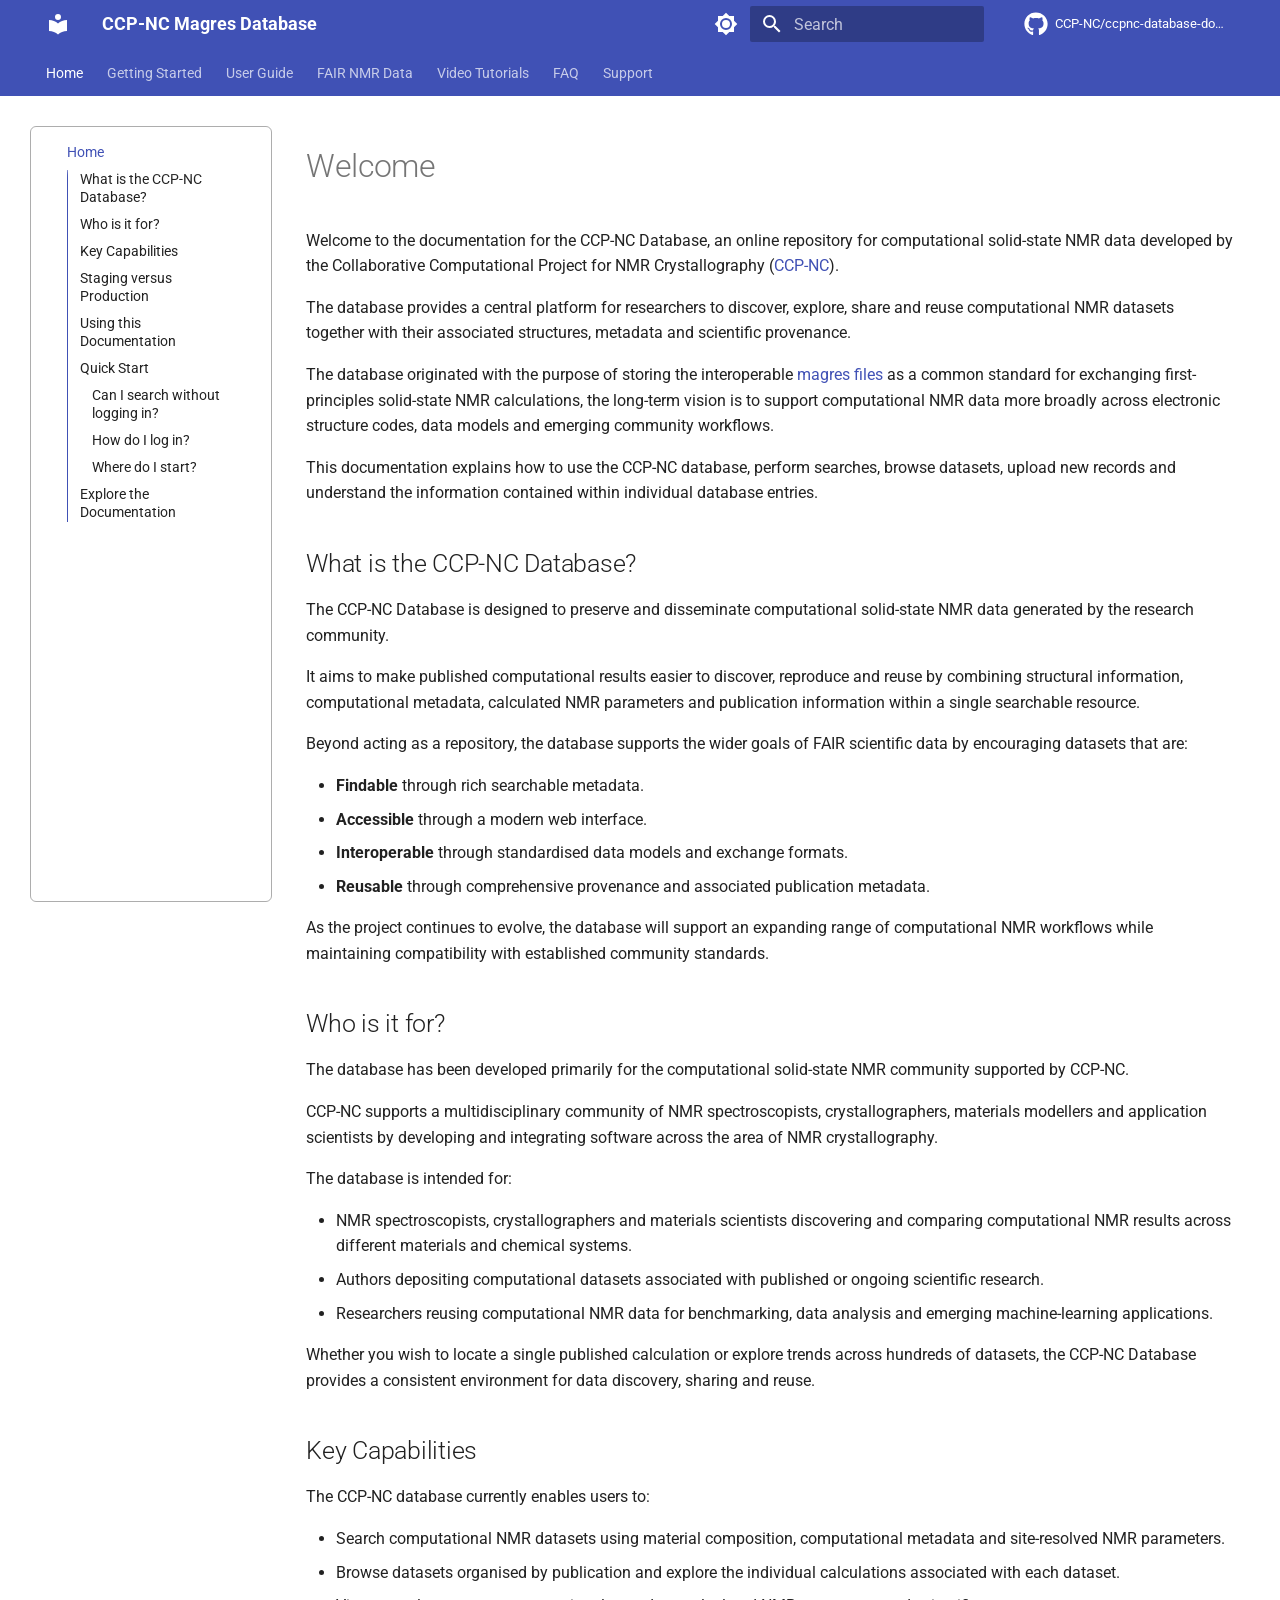
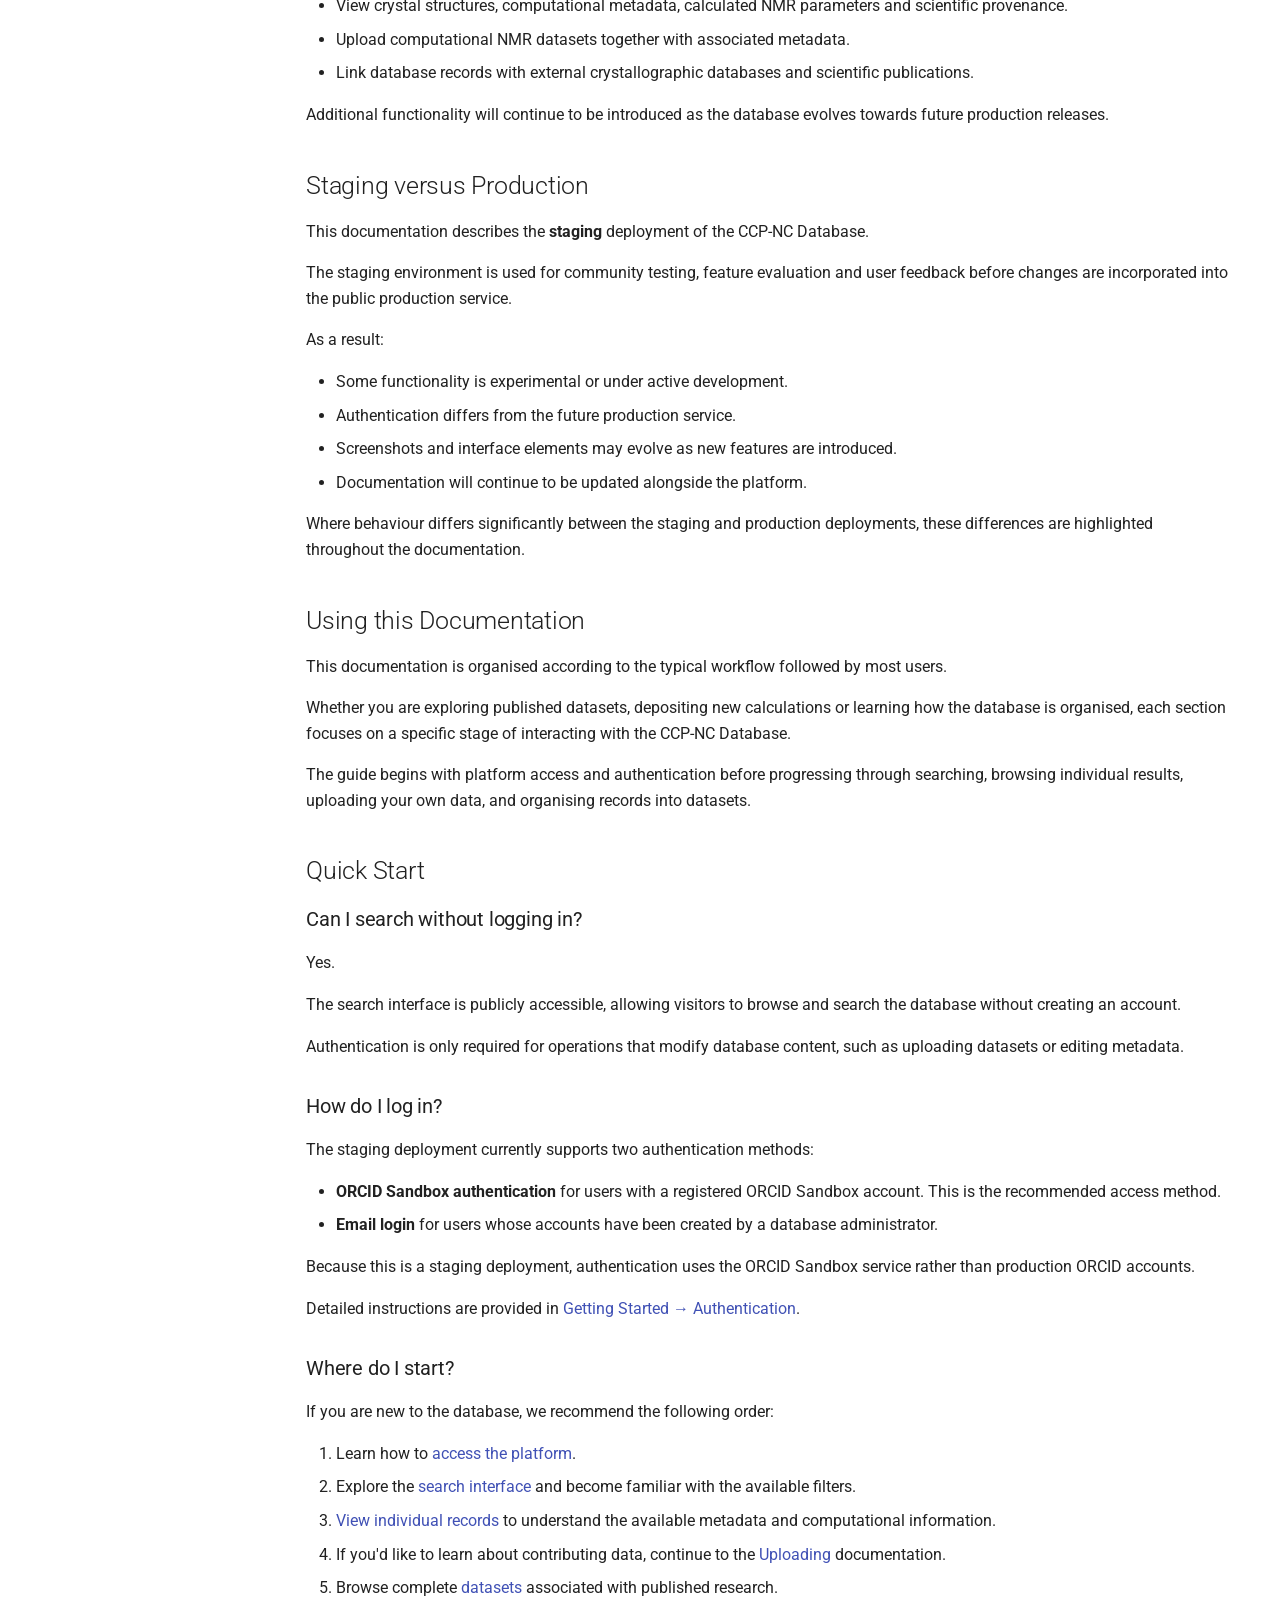
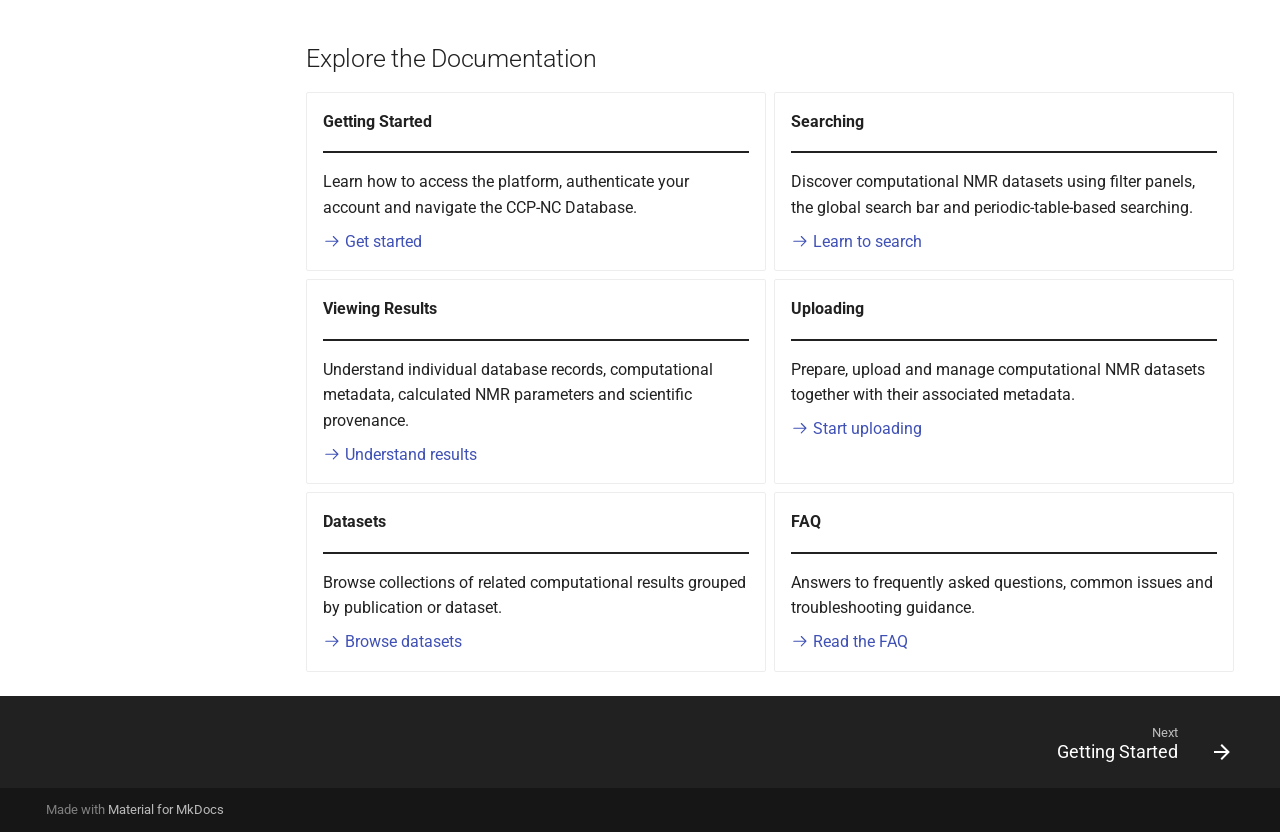
<file: index.html>
<!doctype html>
<html lang="en" class="no-js">
  <head>
    
      <meta charset="utf-8">
      <meta name="viewport" content="width=device-width,initial-scale=1">
      
        <meta name="description" content="User documentation for the CCP-NC Magres Database (NOMAD Oasis)">
      
      
      
        <link rel="canonical" href="https://ccp-nc.github.io/ccpnc-database-documentation/">
      
      
      
        <link rel="next" href="getting-started/">
      
      
        
      
      
      <link rel="icon" href="assets/images/favicon.png">
      <meta name="generator" content="mkdocs-1.6.1, mkdocs-material-9.7.7">
    
    
      
        <title>CCP-NC Magres Database</title>
      
    
    
      <link rel="stylesheet" href="assets/stylesheets/main.ec1eaa64.min.css">
      
        
        <link rel="stylesheet" href="assets/stylesheets/palette.ab4e12ef.min.css">
      
      


    
    
      
    
    
      
        
        
        <link rel="preconnect" href="https://fonts.gstatic.com" crossorigin>
        <link rel="stylesheet" href="https://fonts.googleapis.com/css?family=Roboto:300,300i,400,400i,700,700i%7CRoboto+Mono:400,400i,700,700i&display=fallback">
        <style>:root{--md-text-font:"Roboto";--md-code-font:"Roboto Mono"}</style>
      
    
    
      <link rel="stylesheet" href="assets/stylesheets/extra.css">
    
    <script>__md_scope=new URL(".",location),__md_hash=e=>[...e].reduce(((e,_)=>(e<<5)-e+_.charCodeAt(0)),0),__md_get=(e,_=localStorage,t=__md_scope)=>JSON.parse(_.getItem(t.pathname+"."+e)),__md_set=(e,_,t=localStorage,a=__md_scope)=>{try{t.setItem(a.pathname+"."+e,JSON.stringify(_))}catch(e){}}</script>
    
      

    
    
  </head>
  
  
    
    
      
    
    
    
    
    <body dir="ltr" data-md-color-scheme="default" data-md-color-primary="indigo" data-md-color-accent="indigo">
  
    
    <input class="md-toggle" data-md-toggle="drawer" type="checkbox" id="__drawer" autocomplete="off">
    <input class="md-toggle" data-md-toggle="search" type="checkbox" id="__search" autocomplete="off">
    <label class="md-overlay" for="__drawer"></label>
    <div data-md-component="skip">
      
        
        <a href="#welcome" class="md-skip">
          Skip to content
        </a>
      
    </div>
    <div data-md-component="announce">
      
    </div>
    
    
      

<header class="md-header" data-md-component="header">
  <nav class="md-header__inner md-grid" aria-label="Header">
    <a href="." title="CCP-NC Magres Database" class="md-header__button md-logo" aria-label="CCP-NC Magres Database" data-md-component="logo">
      
  
  <svg xmlns="http://www.w3.org/2000/svg" viewBox="0 0 24 24"><path d="M12 8a3 3 0 0 0 3-3 3 3 0 0 0-3-3 3 3 0 0 0-3 3 3 3 0 0 0 3 3m0 3.54C9.64 9.35 6.5 8 3 8v11c3.5 0 6.64 1.35 9 3.54 2.36-2.19 5.5-3.54 9-3.54V8c-3.5 0-6.64 1.35-9 3.54"/></svg>

    </a>
    <label class="md-header__button md-icon" for="__drawer">
      
      <svg xmlns="http://www.w3.org/2000/svg" viewBox="0 0 24 24"><path d="M3 6h18v2H3zm0 5h18v2H3zm0 5h18v2H3z"/></svg>
    </label>
    <div class="md-header__title" data-md-component="header-title">
      <div class="md-header__ellipsis">
        <div class="md-header__topic">
          <span class="md-ellipsis">
            CCP-NC Magres Database
          </span>
        </div>
        <div class="md-header__topic" data-md-component="header-topic">
          <span class="md-ellipsis">
            
              Home
            
          </span>
        </div>
      </div>
    </div>
    
      
        <form class="md-header__option" data-md-component="palette">
  
    
    
    
    <input class="md-option" data-md-color-media="(prefers-color-scheme: light)" data-md-color-scheme="default" data-md-color-primary="indigo" data-md-color-accent="indigo"  aria-label="Switch to dark mode"  type="radio" name="__palette" id="__palette_0">
    
      <label class="md-header__button md-icon" title="Switch to dark mode" for="__palette_1" hidden>
        <svg xmlns="http://www.w3.org/2000/svg" viewBox="0 0 24 24"><path d="M12 8a4 4 0 0 0-4 4 4 4 0 0 0 4 4 4 4 0 0 0 4-4 4 4 0 0 0-4-4m0 10a6 6 0 0 1-6-6 6 6 0 0 1 6-6 6 6 0 0 1 6 6 6 6 0 0 1-6 6m8-9.31V4h-4.69L12 .69 8.69 4H4v4.69L.69 12 4 15.31V20h4.69L12 23.31 15.31 20H20v-4.69L23.31 12z"/></svg>
      </label>
    
  
    
    
    
    <input class="md-option" data-md-color-media="(prefers-color-scheme: dark)" data-md-color-scheme="slate" data-md-color-primary="indigo" data-md-color-accent="indigo"  aria-label="Switch to light mode"  type="radio" name="__palette" id="__palette_1">
    
      <label class="md-header__button md-icon" title="Switch to light mode" for="__palette_0" hidden>
        <svg xmlns="http://www.w3.org/2000/svg" viewBox="0 0 24 24"><path d="M12 18c-.89 0-1.74-.2-2.5-.55C11.56 16.5 13 14.42 13 12s-1.44-4.5-3.5-5.45C10.26 6.2 11.11 6 12 6a6 6 0 0 1 6 6 6 6 0 0 1-6 6m8-9.31V4h-4.69L12 .69 8.69 4H4v4.69L.69 12 4 15.31V20h4.69L12 23.31 15.31 20H20v-4.69L23.31 12z"/></svg>
      </label>
    
  
</form>
      
    
    
      <script>var palette=__md_get("__palette");if(palette&&palette.color){if("(prefers-color-scheme)"===palette.color.media){var media=matchMedia("(prefers-color-scheme: light)"),input=document.querySelector(media.matches?"[data-md-color-media='(prefers-color-scheme: light)']":"[data-md-color-media='(prefers-color-scheme: dark)']");palette.color.media=input.getAttribute("data-md-color-media"),palette.color.scheme=input.getAttribute("data-md-color-scheme"),palette.color.primary=input.getAttribute("data-md-color-primary"),palette.color.accent=input.getAttribute("data-md-color-accent")}for(var[key,value]of Object.entries(palette.color))document.body.setAttribute("data-md-color-"+key,value)}</script>
    
    
    
      
      
        <label class="md-header__button md-icon" for="__search">
          
          <svg xmlns="http://www.w3.org/2000/svg" viewBox="0 0 24 24"><path d="M9.5 3A6.5 6.5 0 0 1 16 9.5c0 1.61-.59 3.09-1.56 4.23l.27.27h.79l5 5-1.5 1.5-5-5v-.79l-.27-.27A6.52 6.52 0 0 1 9.5 16 6.5 6.5 0 0 1 3 9.5 6.5 6.5 0 0 1 9.5 3m0 2C7 5 5 7 5 9.5S7 14 9.5 14 14 12 14 9.5 12 5 9.5 5"/></svg>
        </label>
        <div class="md-search" data-md-component="search" role="dialog">
  <label class="md-search__overlay" for="__search"></label>
  <div class="md-search__inner" role="search">
    <form class="md-search__form" name="search">
      <input type="text" class="md-search__input" name="query" aria-label="Search" placeholder="Search" autocapitalize="off" autocorrect="off" autocomplete="off" spellcheck="false" data-md-component="search-query" required>
      <label class="md-search__icon md-icon" for="__search">
        
        <svg xmlns="http://www.w3.org/2000/svg" viewBox="0 0 24 24"><path d="M9.5 3A6.5 6.5 0 0 1 16 9.5c0 1.61-.59 3.09-1.56 4.23l.27.27h.79l5 5-1.5 1.5-5-5v-.79l-.27-.27A6.52 6.52 0 0 1 9.5 16 6.5 6.5 0 0 1 3 9.5 6.5 6.5 0 0 1 9.5 3m0 2C7 5 5 7 5 9.5S7 14 9.5 14 14 12 14 9.5 12 5 9.5 5"/></svg>
        
        <svg xmlns="http://www.w3.org/2000/svg" viewBox="0 0 24 24"><path d="M20 11v2H8l5.5 5.5-1.42 1.42L4.16 12l7.92-7.92L13.5 5.5 8 11z"/></svg>
      </label>
      <nav class="md-search__options" aria-label="Search">
        
        <button type="reset" class="md-search__icon md-icon" title="Clear" aria-label="Clear" tabindex="-1">
          
          <svg xmlns="http://www.w3.org/2000/svg" viewBox="0 0 24 24"><path d="M19 6.41 17.59 5 12 10.59 6.41 5 5 6.41 10.59 12 5 17.59 6.41 19 12 13.41 17.59 19 19 17.59 13.41 12z"/></svg>
        </button>
      </nav>
      
        <div class="md-search__suggest" data-md-component="search-suggest"></div>
      
    </form>
    <div class="md-search__output">
      <div class="md-search__scrollwrap" tabindex="0" data-md-scrollfix>
        <div class="md-search-result" data-md-component="search-result">
          <div class="md-search-result__meta">
            Initializing search
          </div>
          <ol class="md-search-result__list" role="presentation"></ol>
        </div>
      </div>
    </div>
  </div>
</div>
      
    
    
      <div class="md-header__source">
        <a href="https://github.com/CCP-NC/ccpnc-database-documentation" title="Go to repository" class="md-source" data-md-component="source">
  <div class="md-source__icon md-icon">
    
    <svg xmlns="http://www.w3.org/2000/svg" viewBox="0 0 512 512"><!--! Font Awesome Free 7.1.0 by @fontawesome - https://fontawesome.com License - https://fontawesome.com/license/free (Icons: CC BY 4.0, Fonts: SIL OFL 1.1, Code: MIT License) Copyright 2025 Fonticons, Inc.--><path d="M173.9 397.4c0 2-2.3 3.6-5.2 3.6-3.3.3-5.6-1.3-5.6-3.6 0-2 2.3-3.6 5.2-3.6 3-.3 5.6 1.3 5.6 3.6m-31.1-4.5c-.7 2 1.3 4.3 4.3 4.9 2.6 1 5.6 0 6.2-2s-1.3-4.3-4.3-5.2c-2.6-.7-5.5.3-6.2 2.3m44.2-1.7c-2.9.7-4.9 2.6-4.6 4.9.3 2 2.9 3.3 5.9 2.6 2.9-.7 4.9-2.6 4.6-4.6-.3-1.9-3-3.2-5.9-2.9M252.8 8C114.1 8 8 113.3 8 252c0 110.9 69.8 205.8 169.5 239.2 12.8 2.3 17.3-5.6 17.3-12.1 0-6.2-.3-40.4-.3-61.4 0 0-70 15-84.7-29.8 0 0-11.4-29.1-27.8-36.6 0 0-22.9-15.7 1.6-15.4 0 0 24.9 2 38.6 25.8 21.9 38.6 58.6 27.5 72.9 20.9 2.3-16 8.8-27.1 16-33.7-55.9-6.2-112.3-14.3-112.3-110.5 0-27.5 7.6-41.3 23.6-58.9-2.6-6.5-11.1-33.3 2.6-67.9 20.9-6.5 69 27 69 27 20-5.6 41.5-8.5 62.8-8.5s42.8 2.9 62.8 8.5c0 0 48.1-33.6 69-27 13.7 34.7 5.2 61.4 2.6 67.9 16 17.7 25.8 31.5 25.8 58.9 0 96.5-58.9 104.2-114.8 110.5 9.2 7.9 17 22.9 17 46.4 0 33.7-.3 75.4-.3 83.6 0 6.5 4.6 14.4 17.3 12.1C436.2 457.8 504 362.9 504 252 504 113.3 391.5 8 252.8 8M105.2 352.9c-1.3 1-1 3.3.7 5.2 1.6 1.6 3.9 2.3 5.2 1 1.3-1 1-3.3-.7-5.2-1.6-1.6-3.9-2.3-5.2-1m-10.8-8.1c-.7 1.3.3 2.9 2.3 3.9 1.6 1 3.6.7 4.3-.7.7-1.3-.3-2.9-2.3-3.9-2-.6-3.6-.3-4.3.7m32.4 35.6c-1.6 1.3-1 4.3 1.3 6.2 2.3 2.3 5.2 2.6 6.5 1 1.3-1.3.7-4.3-1.3-6.2-2.2-2.3-5.2-2.6-6.5-1m-11.4-14.7c-1.6 1-1.6 3.6 0 5.9s4.3 3.3 5.6 2.3c1.6-1.3 1.6-3.9 0-6.2-1.4-2.3-4-3.3-5.6-2"/></svg>
  </div>
  <div class="md-source__repository">
    CCP-NC/ccpnc-database-documentation
  </div>
</a>
      </div>
    
  </nav>
  
</header>
    
    <div class="md-container" data-md-component="container">
      
      
        
          
            
<nav class="md-tabs" aria-label="Tabs" data-md-component="tabs">
  <div class="md-grid">
    <ul class="md-tabs__list">
      
        
  
  
  
    
  
  
    <li class="md-tabs__item md-tabs__item--active">
      <a href="." class="md-tabs__link">
        
  
  
    
  
  Home

      </a>
    </li>
  

      
        
  
  
  
  
    <li class="md-tabs__item">
      <a href="getting-started/" class="md-tabs__link">
        
  
  
    
  
  Getting Started

      </a>
    </li>
  

      
        
  
  
  
  
    
    
      <li class="md-tabs__item">
        <a href="user-guide/search/" class="md-tabs__link">
          
  
  
  User Guide

        </a>
      </li>
    
  

      
        
  
  
  
  
    <li class="md-tabs__item">
      <a href="fair-nmr-data/" class="md-tabs__link">
        
  
  
    
  
  FAIR NMR Data

      </a>
    </li>
  

      
        
  
  
  
  
    <li class="md-tabs__item">
      <a href="video-tutorials/" class="md-tabs__link">
        
  
  
    
  
  Video Tutorials

      </a>
    </li>
  

      
        
  
  
  
  
    <li class="md-tabs__item">
      <a href="reference/faq/" class="md-tabs__link">
        
  
  
    
  
  FAQ

      </a>
    </li>
  

      
        
  
  
  
  
    <li class="md-tabs__item">
      <a href="reference/support/" class="md-tabs__link">
        
  
  
    
  
  Support

      </a>
    </li>
  

      
    </ul>
  </div>
</nav>
          
        
      
      <main class="md-main" data-md-component="main">
        <div class="md-main__inner md-grid">
          
            
              
              <div class="md-sidebar md-sidebar--primary" data-md-component="sidebar" data-md-type="navigation" >
                <div class="md-sidebar__scrollwrap">
                  <div class="md-sidebar__inner">
                    


  


  

<nav class="md-nav md-nav--primary md-nav--lifted md-nav--integrated" aria-label="Navigation" data-md-level="0">
  <label class="md-nav__title" for="__drawer">
    <a href="." title="CCP-NC Magres Database" class="md-nav__button md-logo" aria-label="CCP-NC Magres Database" data-md-component="logo">
      
  
  <svg xmlns="http://www.w3.org/2000/svg" viewBox="0 0 24 24"><path d="M12 8a3 3 0 0 0 3-3 3 3 0 0 0-3-3 3 3 0 0 0-3 3 3 3 0 0 0 3 3m0 3.54C9.64 9.35 6.5 8 3 8v11c3.5 0 6.64 1.35 9 3.54 2.36-2.19 5.5-3.54 9-3.54V8c-3.5 0-6.64 1.35-9 3.54"/></svg>

    </a>
    CCP-NC Magres Database
  </label>
  
    <div class="md-nav__source">
      <a href="https://github.com/CCP-NC/ccpnc-database-documentation" title="Go to repository" class="md-source" data-md-component="source">
  <div class="md-source__icon md-icon">
    
    <svg xmlns="http://www.w3.org/2000/svg" viewBox="0 0 512 512"><!--! Font Awesome Free 7.1.0 by @fontawesome - https://fontawesome.com License - https://fontawesome.com/license/free (Icons: CC BY 4.0, Fonts: SIL OFL 1.1, Code: MIT License) Copyright 2025 Fonticons, Inc.--><path d="M173.9 397.4c0 2-2.3 3.6-5.2 3.6-3.3.3-5.6-1.3-5.6-3.6 0-2 2.3-3.6 5.2-3.6 3-.3 5.6 1.3 5.6 3.6m-31.1-4.5c-.7 2 1.3 4.3 4.3 4.9 2.6 1 5.6 0 6.2-2s-1.3-4.3-4.3-5.2c-2.6-.7-5.5.3-6.2 2.3m44.2-1.7c-2.9.7-4.9 2.6-4.6 4.9.3 2 2.9 3.3 5.9 2.6 2.9-.7 4.9-2.6 4.6-4.6-.3-1.9-3-3.2-5.9-2.9M252.8 8C114.1 8 8 113.3 8 252c0 110.9 69.8 205.8 169.5 239.2 12.8 2.3 17.3-5.6 17.3-12.1 0-6.2-.3-40.4-.3-61.4 0 0-70 15-84.7-29.8 0 0-11.4-29.1-27.8-36.6 0 0-22.9-15.7 1.6-15.4 0 0 24.9 2 38.6 25.8 21.9 38.6 58.6 27.5 72.9 20.9 2.3-16 8.8-27.1 16-33.7-55.9-6.2-112.3-14.3-112.3-110.5 0-27.5 7.6-41.3 23.6-58.9-2.6-6.5-11.1-33.3 2.6-67.9 20.9-6.5 69 27 69 27 20-5.6 41.5-8.5 62.8-8.5s42.8 2.9 62.8 8.5c0 0 48.1-33.6 69-27 13.7 34.7 5.2 61.4 2.6 67.9 16 17.7 25.8 31.5 25.8 58.9 0 96.5-58.9 104.2-114.8 110.5 9.2 7.9 17 22.9 17 46.4 0 33.7-.3 75.4-.3 83.6 0 6.5 4.6 14.4 17.3 12.1C436.2 457.8 504 362.9 504 252 504 113.3 391.5 8 252.8 8M105.2 352.9c-1.3 1-1 3.3.7 5.2 1.6 1.6 3.9 2.3 5.2 1 1.3-1 1-3.3-.7-5.2-1.6-1.6-3.9-2.3-5.2-1m-10.8-8.1c-.7 1.3.3 2.9 2.3 3.9 1.6 1 3.6.7 4.3-.7.7-1.3-.3-2.9-2.3-3.9-2-.6-3.6-.3-4.3.7m32.4 35.6c-1.6 1.3-1 4.3 1.3 6.2 2.3 2.3 5.2 2.6 6.5 1 1.3-1.3.7-4.3-1.3-6.2-2.2-2.3-5.2-2.6-6.5-1m-11.4-14.7c-1.6 1-1.6 3.6 0 5.9s4.3 3.3 5.6 2.3c1.6-1.3 1.6-3.9 0-6.2-1.4-2.3-4-3.3-5.6-2"/></svg>
  </div>
  <div class="md-source__repository">
    CCP-NC/ccpnc-database-documentation
  </div>
</a>
    </div>
  
  <ul class="md-nav__list" data-md-scrollfix>
    
      
      
  
  
    
  
  
  
    <li class="md-nav__item md-nav__item--active">
      
      <input class="md-nav__toggle md-toggle" type="checkbox" id="__toc">
      
      
        
      
      
        <label class="md-nav__link md-nav__link--active" for="__toc">
          
  
  
  <span class="md-ellipsis">
    
  
    Home
  

    
  </span>
  
  

          <span class="md-nav__icon md-icon"></span>
        </label>
      
      <a href="." class="md-nav__link md-nav__link--active">
        
  
  
  <span class="md-ellipsis">
    
  
    Home
  

    
  </span>
  
  

      </a>
      
        

<nav class="md-nav md-nav--secondary" aria-label="Table of contents">
  
  
  
    
  
  
    <label class="md-nav__title" for="__toc">
      <span class="md-nav__icon md-icon"></span>
      Table of contents
    </label>
    <ul class="md-nav__list" data-md-component="toc" data-md-scrollfix>
      
        <li class="md-nav__item">
  <a href="#what-is-the-ccp-nc-database" class="md-nav__link">
    <span class="md-ellipsis">
      
        What is the CCP-NC Database?
      
    </span>
  </a>
  
</li>
      
        <li class="md-nav__item">
  <a href="#who-is-it-for" class="md-nav__link">
    <span class="md-ellipsis">
      
        Who is it for?
      
    </span>
  </a>
  
</li>
      
        <li class="md-nav__item">
  <a href="#key-capabilities" class="md-nav__link">
    <span class="md-ellipsis">
      
        Key Capabilities
      
    </span>
  </a>
  
</li>
      
        <li class="md-nav__item">
  <a href="#staging-versus-production" class="md-nav__link">
    <span class="md-ellipsis">
      
        Staging versus Production
      
    </span>
  </a>
  
</li>
      
        <li class="md-nav__item">
  <a href="#using-this-documentation" class="md-nav__link">
    <span class="md-ellipsis">
      
        Using this Documentation
      
    </span>
  </a>
  
</li>
      
        <li class="md-nav__item">
  <a href="#quick-start" class="md-nav__link">
    <span class="md-ellipsis">
      
        Quick Start
      
    </span>
  </a>
  
    <nav class="md-nav" aria-label="Quick Start">
      <ul class="md-nav__list">
        
          <li class="md-nav__item">
  <a href="#can-i-search-without-logging-in" class="md-nav__link">
    <span class="md-ellipsis">
      
        Can I search without logging in?
      
    </span>
  </a>
  
</li>
        
          <li class="md-nav__item">
  <a href="#how-do-i-log-in" class="md-nav__link">
    <span class="md-ellipsis">
      
        How do I log in?
      
    </span>
  </a>
  
</li>
        
          <li class="md-nav__item">
  <a href="#where-do-i-start" class="md-nav__link">
    <span class="md-ellipsis">
      
        Where do I start?
      
    </span>
  </a>
  
</li>
        
      </ul>
    </nav>
  
</li>
      
        <li class="md-nav__item">
  <a href="#explore-the-documentation" class="md-nav__link">
    <span class="md-ellipsis">
      
        Explore the Documentation
      
    </span>
  </a>
  
</li>
      
    </ul>
  
</nav>
      
    </li>
  

    
      
      
  
  
  
  
    <li class="md-nav__item">
      <a href="getting-started/" class="md-nav__link">
        
  
  
  <span class="md-ellipsis">
    
  
    Getting Started
  

    
  </span>
  
  

      </a>
    </li>
  

    
      
      
  
  
  
  
    
    
    
    
      
      
    
    
    <li class="md-nav__item md-nav__item--nested">
      
        
        
        <input class="md-nav__toggle md-toggle " type="checkbox" id="__nav_3" >
        
          
          <label class="md-nav__link" for="__nav_3" id="__nav_3_label" tabindex="0">
            
  
  
  <span class="md-ellipsis">
    
  
    User Guide
  

    
  </span>
  
  

            <span class="md-nav__icon md-icon"></span>
          </label>
        
        <nav class="md-nav" data-md-level="1" aria-labelledby="__nav_3_label" aria-expanded="false">
          <label class="md-nav__title" for="__nav_3">
            <span class="md-nav__icon md-icon"></span>
            
  
    User Guide
  

          </label>
          <ul class="md-nav__list" data-md-scrollfix>
            
              
                
  
  
  
  
    <li class="md-nav__item">
      <a href="user-guide/search/" class="md-nav__link">
        
  
  
  <span class="md-ellipsis">
    
  
    Searching the Database
  

    
  </span>
  
  

      </a>
    </li>
  

              
            
              
                
  
  
  
  
    <li class="md-nav__item">
      <a href="user-guide/results/" class="md-nav__link">
        
  
  
  <span class="md-ellipsis">
    
  
    Viewing Results
  

    
  </span>
  
  

      </a>
    </li>
  

              
            
              
                
  
  
  
  
    <li class="md-nav__item">
      <a href="user-guide/upload/" class="md-nav__link">
        
  
  
  <span class="md-ellipsis">
    
  
    Uploading Data
  

    
  </span>
  
  

      </a>
    </li>
  

              
            
              
                
  
  
  
  
    <li class="md-nav__item">
      <a href="user-guide/datasets/" class="md-nav__link">
        
  
  
  <span class="md-ellipsis">
    
  
    Datasets
  

    
  </span>
  
  

      </a>
    </li>
  

              
            
          </ul>
        </nav>
      
    </li>
  

    
      
      
  
  
  
  
    <li class="md-nav__item">
      <a href="fair-nmr-data/" class="md-nav__link">
        
  
  
  <span class="md-ellipsis">
    
  
    FAIR NMR Data
  

    
  </span>
  
  

      </a>
    </li>
  

    
      
      
  
  
  
  
    <li class="md-nav__item">
      <a href="video-tutorials/" class="md-nav__link">
        
  
  
  <span class="md-ellipsis">
    
  
    Video Tutorials
  

    
  </span>
  
  

      </a>
    </li>
  

    
      
      
  
  
  
  
    <li class="md-nav__item">
      <a href="reference/faq/" class="md-nav__link">
        
  
  
  <span class="md-ellipsis">
    
  
    FAQ
  

    
  </span>
  
  

      </a>
    </li>
  

    
      
      
  
  
  
  
    <li class="md-nav__item">
      <a href="reference/support/" class="md-nav__link">
        
  
  
  <span class="md-ellipsis">
    
  
    Support
  

    
  </span>
  
  

      </a>
    </li>
  

    
  </ul>
</nav>
                  </div>
                </div>
              </div>
            
            
          
          
            <div class="md-content" data-md-component="content">
              
              <article class="md-content__inner md-typeset">
                
                  


  
  


<h1 id="welcome">Welcome<a class="headerlink" href="#welcome" title="Permanent link">&para;</a></h1>
<p>Welcome to the documentation for the CCP-NC Database, an online repository for computational solid-state NMR data developed by the Collaborative Computational Project for NMR Crystallography (<a href="https://www.ccpnc.ac.uk/">CCP-NC</a>).</p>
<p>The database provides a central platform for researchers to discover, explore, share and reuse computational NMR datasets together with their associated structures, metadata and scientific provenance.</p>
<p>The database originated with the purpose of storing the interoperable <a href="https://www.ccpnc.ac.uk/docs/magres/magres-format.pdf">magres files</a> as a common standard for exchanging first-principles solid-state NMR calculations, the long-term vision is to support computational NMR data more broadly across electronic structure codes, data models and emerging community workflows.</p>
<p>This documentation explains how to use the CCP-NC database, perform searches, browse datasets, upload new records and understand the information contained within individual database entries.</p>
<h2 id="what-is-the-ccp-nc-database">What is the CCP-NC Database?<a class="headerlink" href="#what-is-the-ccp-nc-database" title="Permanent link">&para;</a></h2>
<p>The CCP-NC Database is designed to preserve and disseminate computational solid-state NMR data generated by the research community.</p>
<p>It aims to make published computational results easier to discover, reproduce and reuse by combining structural information, computational metadata, calculated NMR parameters and publication information within a single searchable resource.</p>
<p>Beyond acting as a repository, the database supports the wider goals of FAIR scientific data by encouraging datasets that are:</p>
<ul>
<li><strong>Findable</strong> through rich searchable metadata.</li>
<li><strong>Accessible</strong> through a modern web interface.</li>
<li><strong>Interoperable</strong> through standardised data models and exchange formats.</li>
<li><strong>Reusable</strong> through comprehensive provenance and associated publication metadata.</li>
</ul>
<p>As the project continues to evolve, the database will support an expanding range of computational NMR workflows while maintaining compatibility with established community standards.</p>
<h2 id="who-is-it-for">Who is it for?<a class="headerlink" href="#who-is-it-for" title="Permanent link">&para;</a></h2>
<p>The database has been developed primarily for the computational solid-state NMR community supported by CCP-NC.</p>
<p>CCP-NC supports a multidisciplinary community of NMR spectroscopists, crystallographers, materials modellers and application scientists by developing and integrating software across the area of NMR crystallography.</p>
<p>The database is intended for:</p>
<ul>
<li>NMR spectroscopists, crystallographers and materials scientists discovering and comparing computational NMR results across different materials and chemical systems.</li>
<li>Authors depositing computational datasets associated with published or ongoing scientific research.</li>
<li>Researchers reusing computational NMR data for benchmarking, data analysis and emerging machine-learning applications.</li>
</ul>
<p>Whether you wish to locate a single published calculation or explore trends across hundreds of datasets, the CCP-NC Database provides a consistent environment for data discovery, sharing and reuse.</p>
<h2 id="key-capabilities">Key Capabilities<a class="headerlink" href="#key-capabilities" title="Permanent link">&para;</a></h2>
<p>The CCP-NC database currently enables users to:</p>
<ul>
<li>Search computational NMR datasets using material composition, computational metadata and site-resolved NMR parameters.</li>
<li>Browse datasets organised by publication and explore the individual calculations associated with each dataset.</li>
<li>View crystal structures, computational metadata, calculated NMR parameters and scientific provenance.</li>
<li>Upload computational NMR datasets together with associated metadata.</li>
<li>Link database records with external crystallographic databases and scientific publications.</li>
</ul>
<p>Additional functionality will continue to be introduced as the database evolves towards future production releases.</p>
<h2 id="staging-versus-production">Staging versus Production<a class="headerlink" href="#staging-versus-production" title="Permanent link">&para;</a></h2>
<p>This documentation describes the <strong>staging</strong> deployment of the CCP-NC Database.</p>
<p>The staging environment is used for community testing, feature evaluation and user feedback before changes are incorporated into the public production service.</p>
<p>As a result:</p>
<ul>
<li>Some functionality is experimental or under active development.</li>
<li>Authentication differs from the future production service.</li>
<li>Screenshots and interface elements may evolve as new features are introduced.</li>
<li>Documentation will continue to be updated alongside the platform.</li>
</ul>
<p>Where behaviour differs significantly between the staging and production deployments, these differences are highlighted throughout the documentation.</p>
<h2 id="using-this-documentation">Using this Documentation<a class="headerlink" href="#using-this-documentation" title="Permanent link">&para;</a></h2>
<p>This documentation is organised according to the typical workflow followed by most users.</p>
<p>Whether you are exploring published datasets, depositing new calculations or learning how the database is organised, each section focuses on a specific stage of interacting with the CCP-NC Database.</p>
<p>The guide begins with platform access and authentication before progressing through searching, browsing individual results, uploading your own data, and organising records into datasets.</p>
<h2 id="quick-start">Quick Start<a class="headerlink" href="#quick-start" title="Permanent link">&para;</a></h2>
<h3 id="can-i-search-without-logging-in">Can I search without logging in?<a class="headerlink" href="#can-i-search-without-logging-in" title="Permanent link">&para;</a></h3>
<p>Yes.</p>
<p>The search interface is publicly accessible, allowing visitors to browse and search the database without creating an account.</p>
<p>Authentication is only required for operations that modify database content, such as uploading datasets or editing metadata.</p>
<h3 id="how-do-i-log-in">How do I log in?<a class="headerlink" href="#how-do-i-log-in" title="Permanent link">&para;</a></h3>
<p>The staging deployment currently supports two authentication methods:</p>
<ul>
<li><strong>ORCID Sandbox authentication</strong> for users with a registered ORCID Sandbox account. This is the recommended access method.</li>
<li><strong>Email login</strong> for users whose accounts have been created by a database administrator.</li>
</ul>
<p>Because this is a staging deployment, authentication uses the ORCID Sandbox service rather than production ORCID accounts.</p>
<p>Detailed instructions are provided in <a href="getting-started/#authentication">Getting Started → Authentication</a>.</p>
<h3 id="where-do-i-start">Where do I start?<a class="headerlink" href="#where-do-i-start" title="Permanent link">&para;</a></h3>
<p>If you are new to the database, we recommend the following order:</p>
<ol>
<li>Learn how to <a href="getting-started/#accessing-the-database">access the platform</a>.</li>
<li>Explore the <a href="user-guide/search/">search interface</a> and become familiar with the available filters.</li>
<li><a href="user-guide/results/">View individual records</a> to understand the available metadata and computational information.</li>
<li>If you'd like to learn about contributing data, continue to the <a href="user-guide/upload/">Uploading</a> documentation.</li>
<li>Browse complete <a href="user-guide/datasets/">datasets</a> associated with published research.</li>
</ol>
<h2 id="explore-the-documentation">Explore the Documentation<a class="headerlink" href="#explore-the-documentation" title="Permanent link">&para;</a></h2>
<div class="grid cards">
<ul>
<li>
<p><strong>Getting Started</strong></p>
<hr />
<p>Learn how to access the platform, authenticate your account and navigate the CCP-NC Database.</p>
<p><a href="getting-started/"><span class="twemoji"><svg xmlns="http://www.w3.org/2000/svg" viewBox="0 0 24 24"><path d="M13.22 19.03a.75.75 0 0 1 0-1.06L18.19 13H3.75a.75.75 0 0 1 0-1.5h14.44l-4.97-4.97a.749.749 0 0 1 .326-1.275.75.75 0 0 1 .734.215l6.25 6.25a.75.75 0 0 1 0 1.06l-6.25 6.25a.75.75 0 0 1-1.06 0"/></svg></span> Get started</a></p>
</li>
<li>
<p><strong>Searching</strong></p>
<hr />
<p>Discover computational NMR datasets using filter panels, the global search bar and periodic-table-based searching.</p>
<p><a href="user-guide/search/"><span class="twemoji"><svg xmlns="http://www.w3.org/2000/svg" viewBox="0 0 24 24"><path d="M13.22 19.03a.75.75 0 0 1 0-1.06L18.19 13H3.75a.75.75 0 0 1 0-1.5h14.44l-4.97-4.97a.749.749 0 0 1 .326-1.275.75.75 0 0 1 .734.215l6.25 6.25a.75.75 0 0 1 0 1.06l-6.25 6.25a.75.75 0 0 1-1.06 0"/></svg></span> Learn to search</a></p>
</li>
<li>
<p><strong>Viewing Results</strong></p>
<hr />
<p>Understand individual database records, computational metadata, calculated NMR parameters and scientific provenance.</p>
<p><a href="user-guide/results/"><span class="twemoji"><svg xmlns="http://www.w3.org/2000/svg" viewBox="0 0 24 24"><path d="M13.22 19.03a.75.75 0 0 1 0-1.06L18.19 13H3.75a.75.75 0 0 1 0-1.5h14.44l-4.97-4.97a.749.749 0 0 1 .326-1.275.75.75 0 0 1 .734.215l6.25 6.25a.75.75 0 0 1 0 1.06l-6.25 6.25a.75.75 0 0 1-1.06 0"/></svg></span> Understand results</a></p>
</li>
<li>
<p><strong>Uploading</strong></p>
<hr />
<p>Prepare, upload and manage computational NMR datasets together with their associated metadata.</p>
<p><a href="user-guide/upload/"><span class="twemoji"><svg xmlns="http://www.w3.org/2000/svg" viewBox="0 0 24 24"><path d="M13.22 19.03a.75.75 0 0 1 0-1.06L18.19 13H3.75a.75.75 0 0 1 0-1.5h14.44l-4.97-4.97a.749.749 0 0 1 .326-1.275.75.75 0 0 1 .734.215l6.25 6.25a.75.75 0 0 1 0 1.06l-6.25 6.25a.75.75 0 0 1-1.06 0"/></svg></span> Start uploading</a></p>
</li>
<li>
<p><strong>Datasets</strong></p>
<hr />
<p>Browse collections of related computational results grouped by publication or dataset.</p>
<p><a href="user-guide/datasets/"><span class="twemoji"><svg xmlns="http://www.w3.org/2000/svg" viewBox="0 0 24 24"><path d="M13.22 19.03a.75.75 0 0 1 0-1.06L18.19 13H3.75a.75.75 0 0 1 0-1.5h14.44l-4.97-4.97a.749.749 0 0 1 .326-1.275.75.75 0 0 1 .734.215l6.25 6.25a.75.75 0 0 1 0 1.06l-6.25 6.25a.75.75 0 0 1-1.06 0"/></svg></span> Browse datasets</a></p>
</li>
<li>
<p><strong>FAQ</strong></p>
<hr />
<p>Answers to frequently asked questions, common issues and troubleshooting guidance.</p>
<p><a href="reference/faq/"><span class="twemoji"><svg xmlns="http://www.w3.org/2000/svg" viewBox="0 0 24 24"><path d="M13.22 19.03a.75.75 0 0 1 0-1.06L18.19 13H3.75a.75.75 0 0 1 0-1.5h14.44l-4.97-4.97a.749.749 0 0 1 .326-1.275.75.75 0 0 1 .734.215l6.25 6.25a.75.75 0 0 1 0 1.06l-6.25 6.25a.75.75 0 0 1-1.06 0"/></svg></span> Read the FAQ</a></p>
</li>
</ul>
</div>












                
              </article>
            </div>
          
          
  <script>var tabs=__md_get("__tabs");if(Array.isArray(tabs))e:for(var set of document.querySelectorAll(".tabbed-set")){var labels=set.querySelector(".tabbed-labels");for(var tab of tabs)for(var label of labels.getElementsByTagName("label"))if(label.innerText.trim()===tab){var input=document.getElementById(label.htmlFor);input.checked=!0;continue e}}</script>

<script>var target=document.getElementById(location.hash.slice(1));target&&target.name&&(target.checked=target.name.startsWith("__tabbed_"))</script>
        </div>
        
          <button type="button" class="md-top md-icon" data-md-component="top" hidden>
  
  <svg xmlns="http://www.w3.org/2000/svg" viewBox="0 0 24 24"><path d="M13 20h-2V8l-5.5 5.5-1.42-1.42L12 4.16l7.92 7.92-1.42 1.42L13 8z"/></svg>
  Back to top
</button>
        
      </main>
      
        <footer class="md-footer">
  
    
      
      <nav class="md-footer__inner md-grid" aria-label="Footer" >
        
        
          
          <a href="getting-started/" class="md-footer__link md-footer__link--next" aria-label="Next: Getting Started">
            <div class="md-footer__title">
              <span class="md-footer__direction">
                Next
              </span>
              <div class="md-ellipsis">
                Getting Started
              </div>
            </div>
            <div class="md-footer__button md-icon">
              
              <svg xmlns="http://www.w3.org/2000/svg" viewBox="0 0 24 24"><path d="M4 11v2h12l-5.5 5.5 1.42 1.42L19.84 12l-7.92-7.92L10.5 5.5 16 11z"/></svg>
            </div>
          </a>
        
      </nav>
    
  
  <div class="md-footer-meta md-typeset">
    <div class="md-footer-meta__inner md-grid">
      <div class="md-copyright">
  
  
    Made with
    <a href="https://squidfunk.github.io/mkdocs-material/" target="_blank" rel="noopener">
      Material for MkDocs
    </a>
  
</div>
      
    </div>
  </div>
</footer>
      
    </div>
    <div class="md-dialog" data-md-component="dialog">
      <div class="md-dialog__inner md-typeset"></div>
    </div>
    
    
    
      
      
      <script id="__config" type="application/json">{"annotate": null, "base": ".", "features": ["navigation.tabs", "navigation.top", "navigation.footer", "search.suggest", "search.highlight", "content.code.copy", "content.tabs.link", "toc.follow", "toc.integrate"], "search": "assets/javascripts/workers/search.2c215733.min.js", "tags": null, "translations": {"clipboard.copied": "Copied to clipboard", "clipboard.copy": "Copy to clipboard", "search.result.more.one": "1 more on this page", "search.result.more.other": "# more on this page", "search.result.none": "No matching documents", "search.result.one": "1 matching document", "search.result.other": "# matching documents", "search.result.placeholder": "Type to start searching", "search.result.term.missing": "Missing", "select.version": "Select version"}, "version": null}</script>
    
    
      <script src="assets/javascripts/bundle.d7400e89.min.js"></script>
      
    
  </body>
</html>
</file>
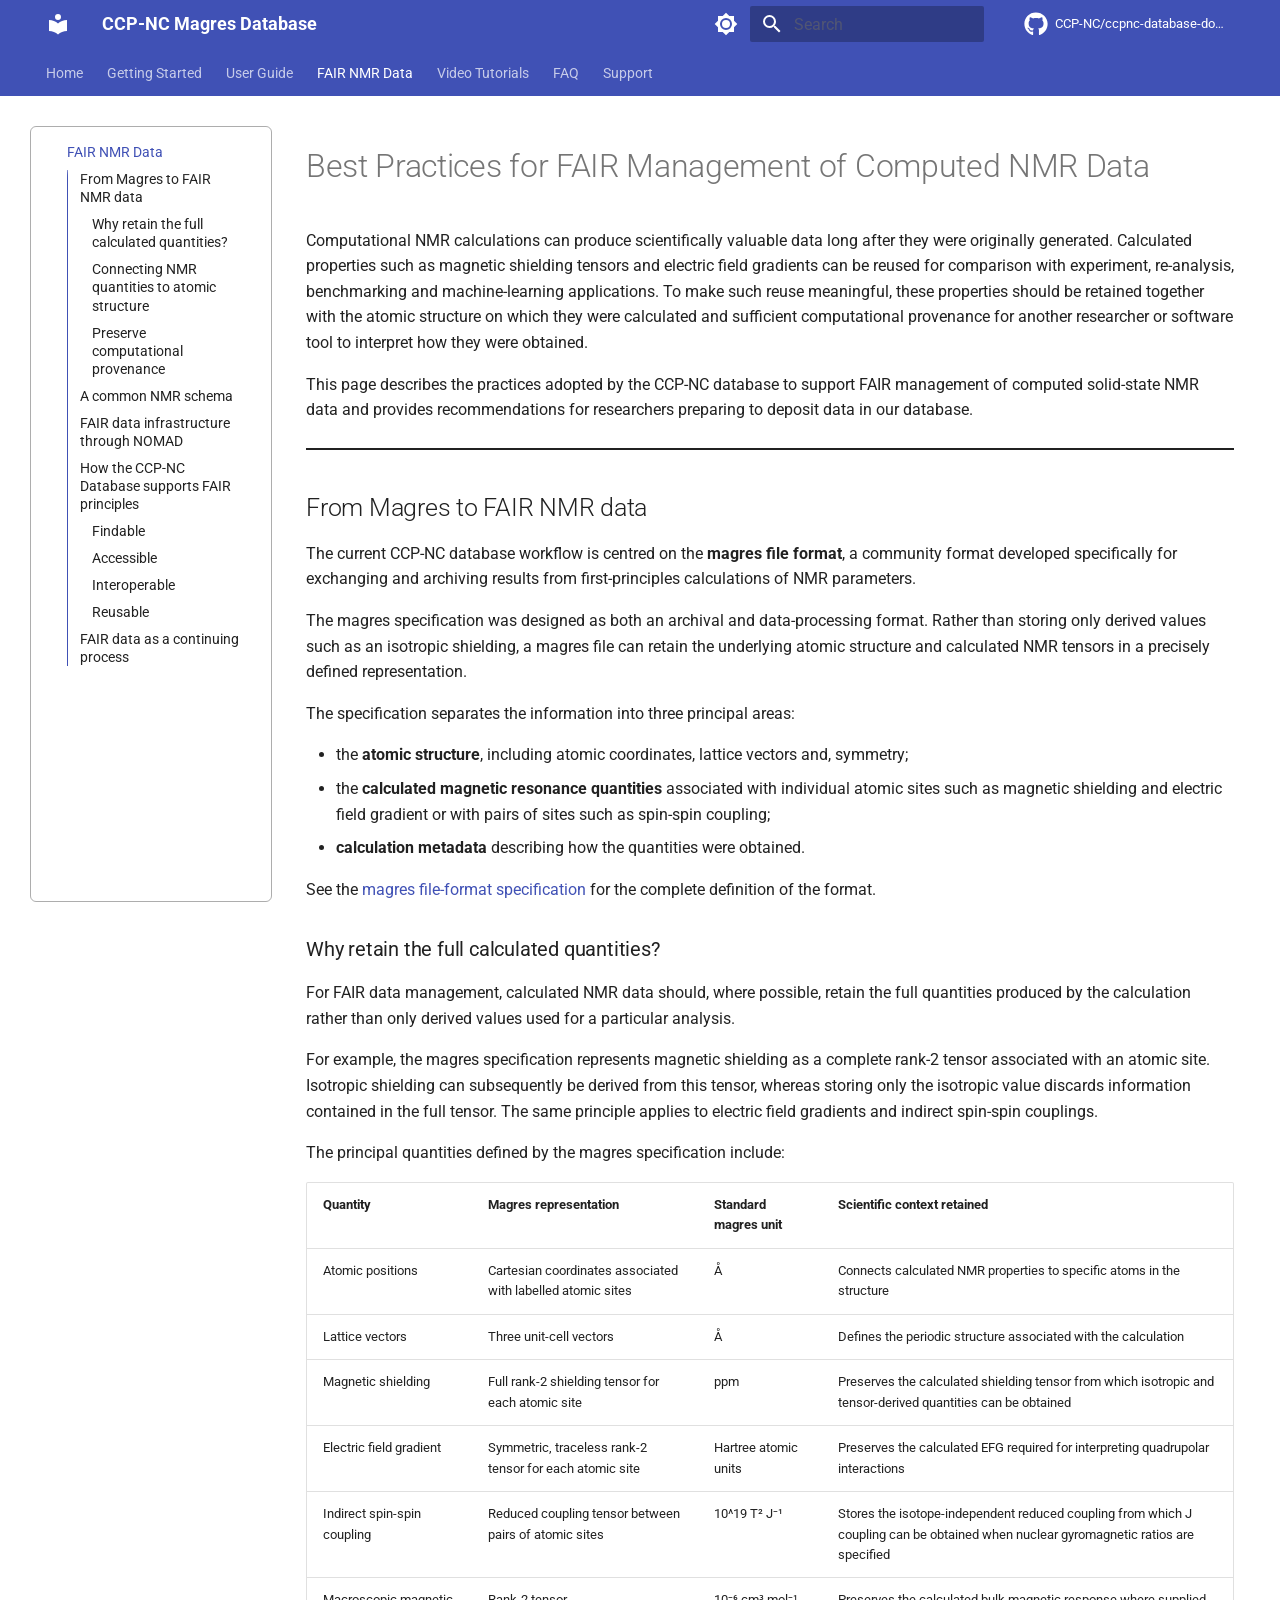
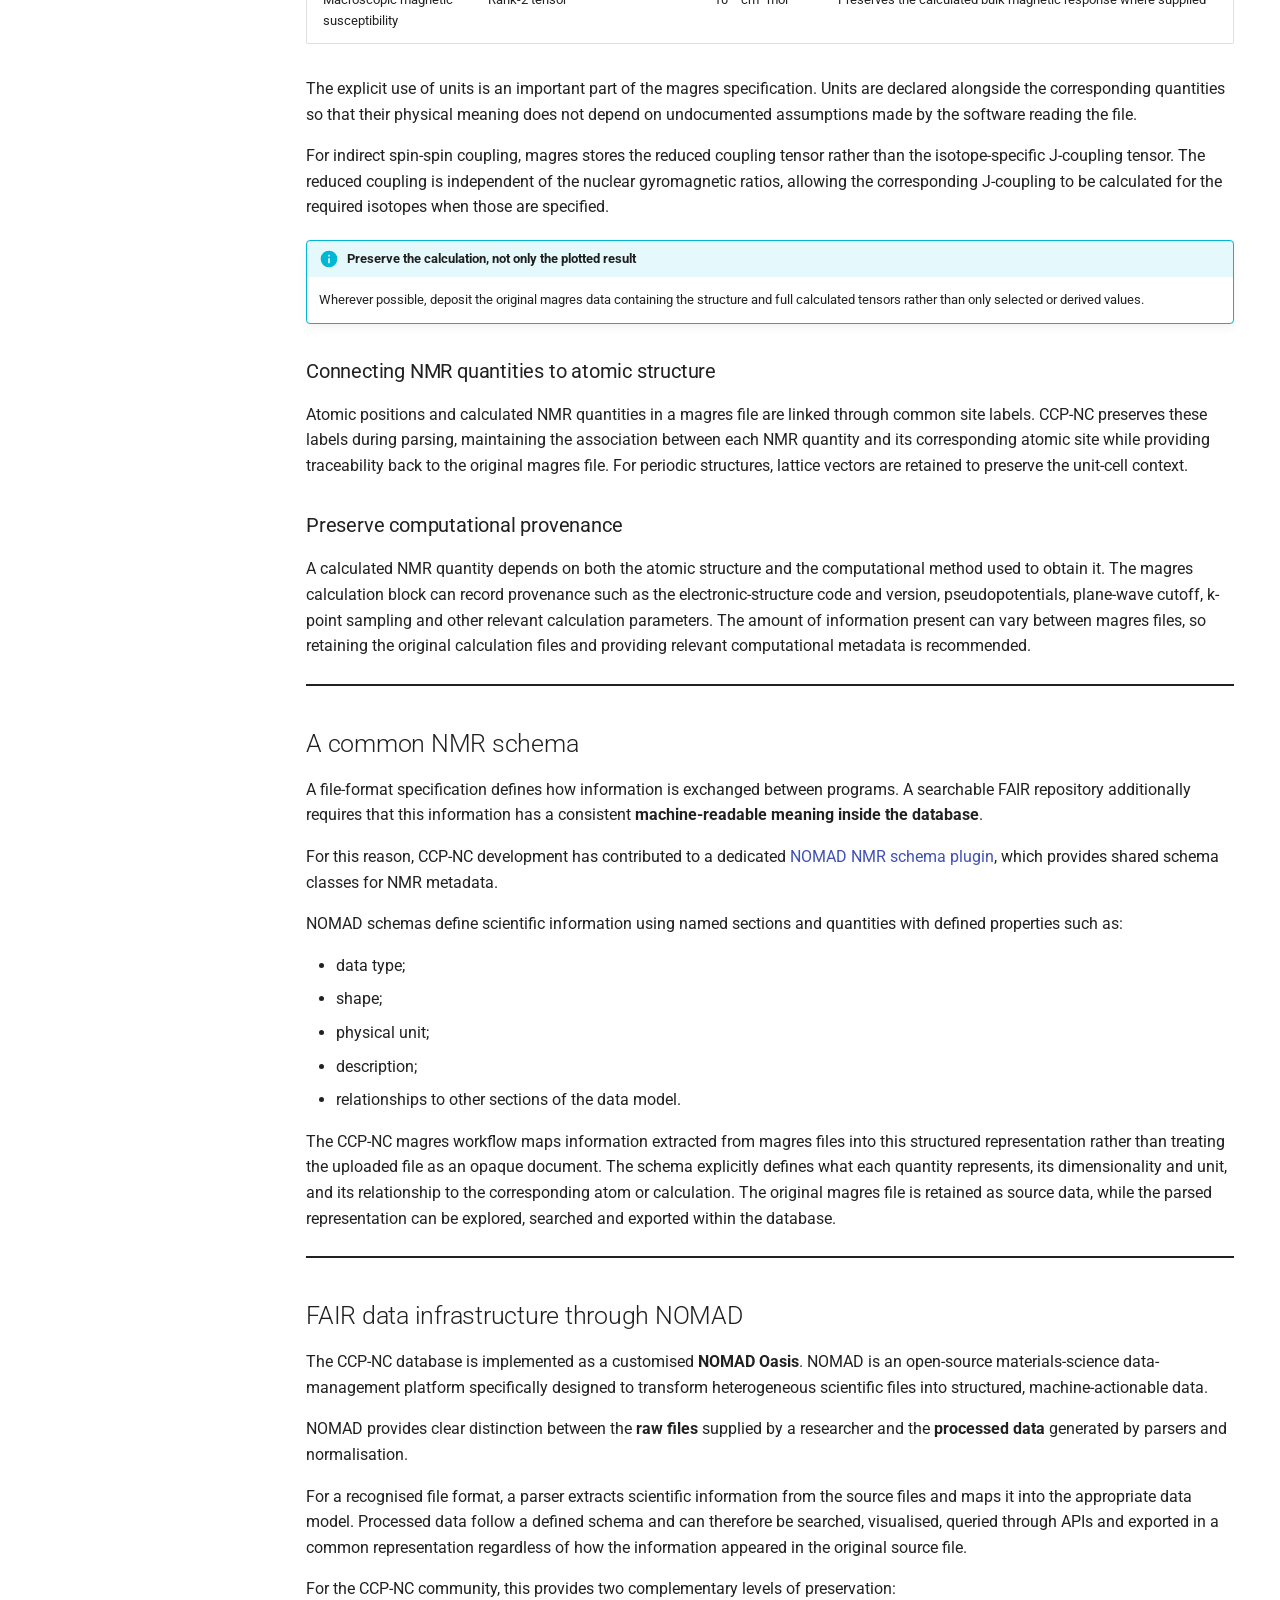
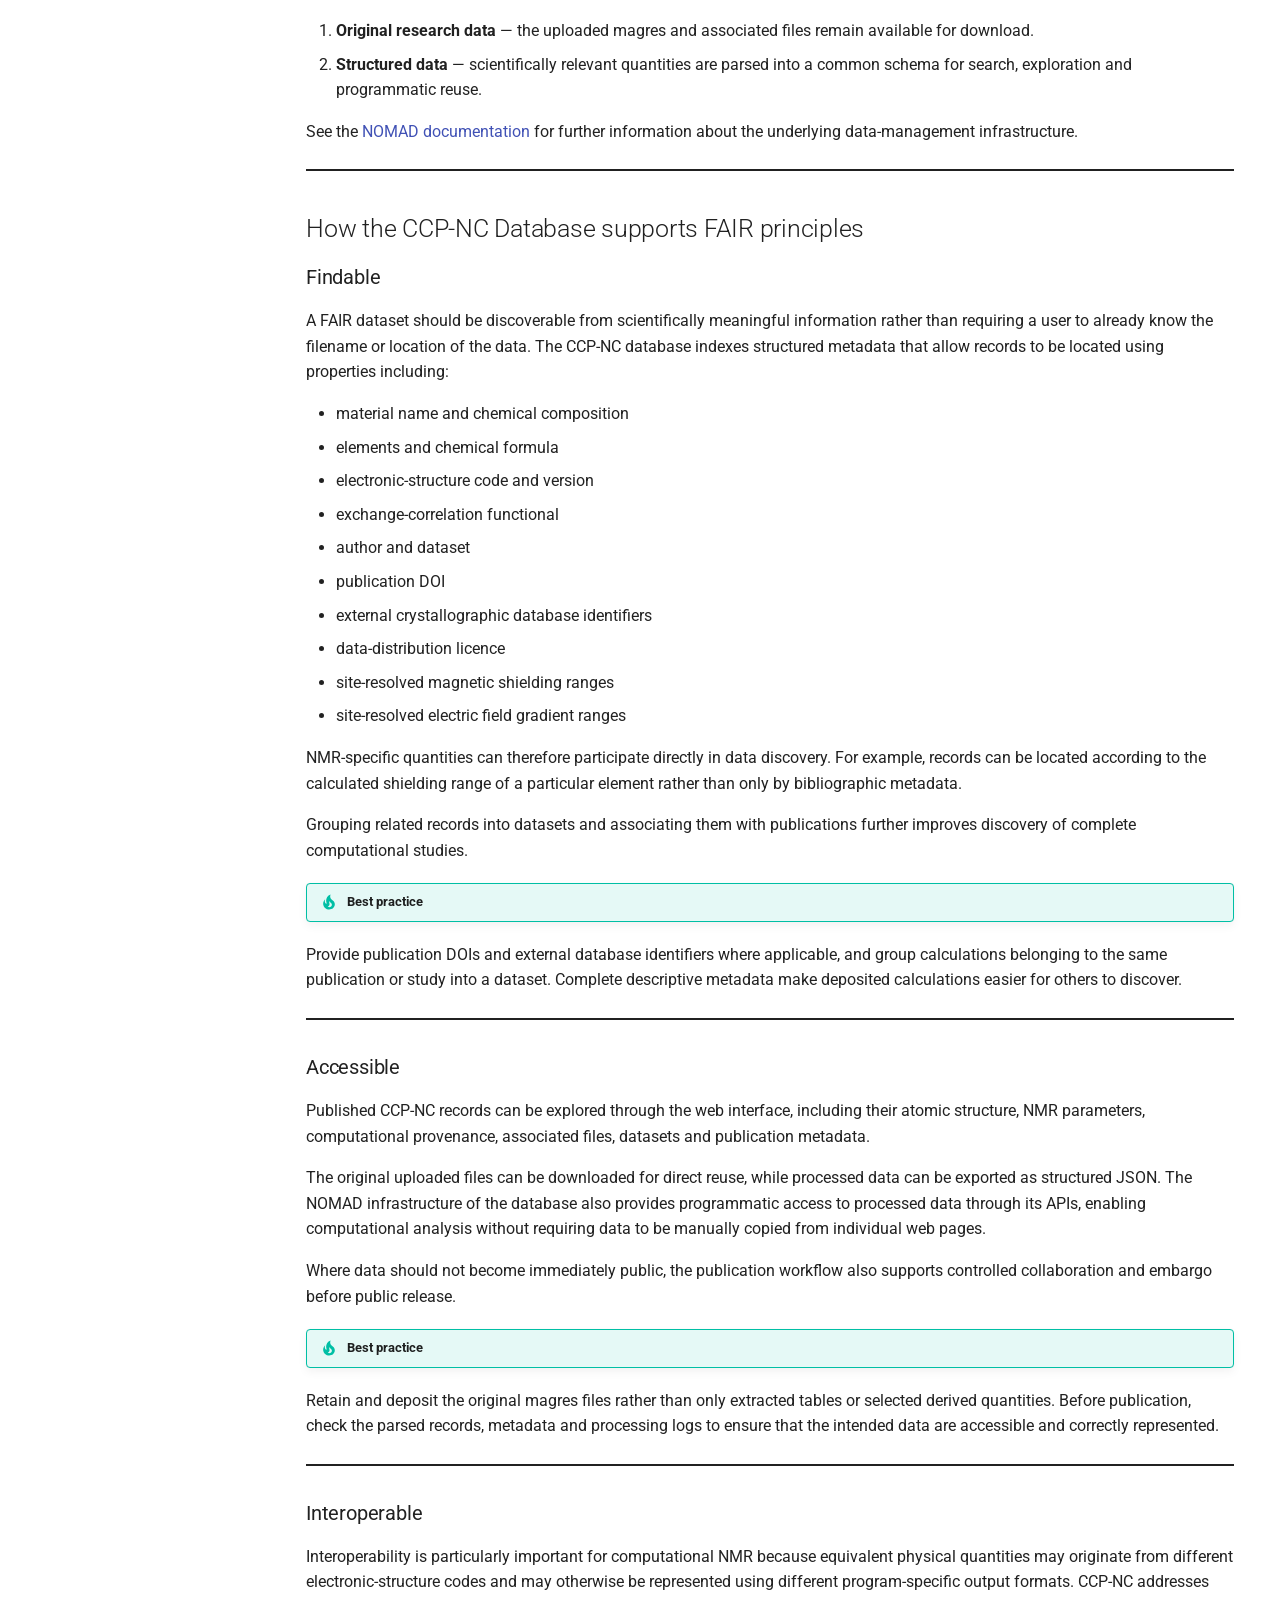
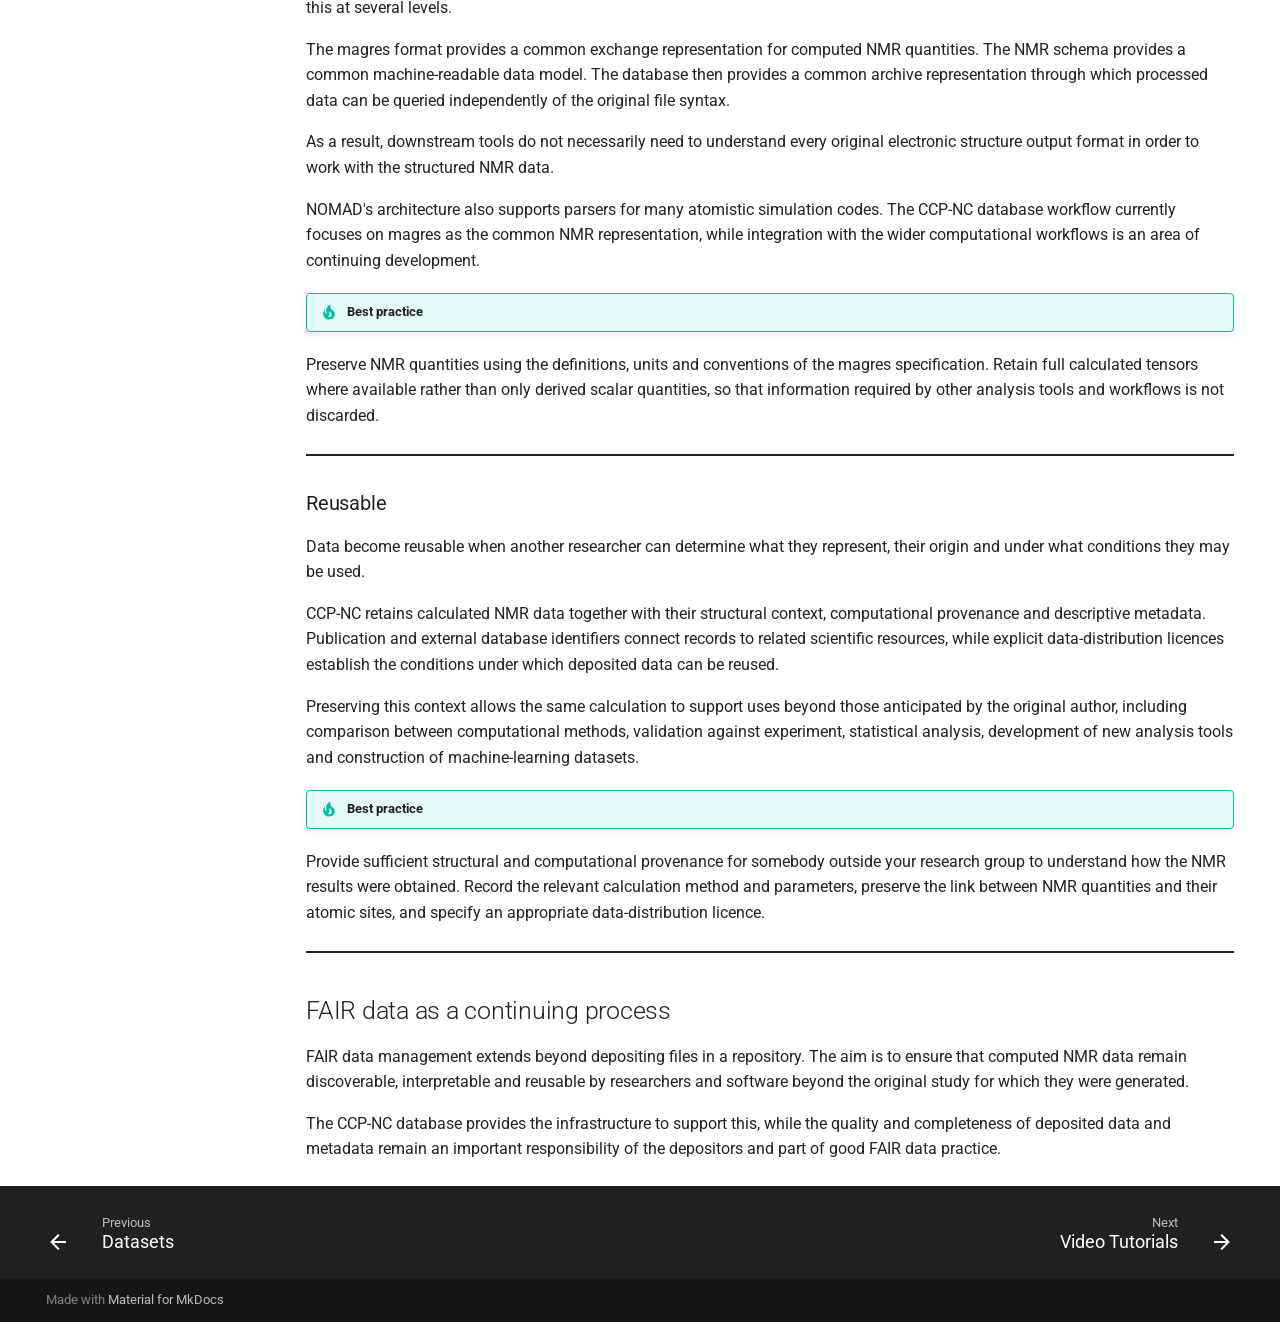
<file: fair-nmr-data/index.html>
<!doctype html>
<html lang="en" class="no-js">
  <head>
    
      <meta charset="utf-8">
      <meta name="viewport" content="width=device-width,initial-scale=1">
      
        <meta name="description" content="User documentation for the CCP-NC Magres Database (NOMAD Oasis)">
      
      
      
        <link rel="canonical" href="https://ccp-nc.github.io/ccpnc-database-documentation/fair-nmr-data/">
      
      
        <link rel="prev" href="../user-guide/datasets/">
      
      
        <link rel="next" href="../video-tutorials/">
      
      
        
      
      
      <link rel="icon" href="../assets/images/favicon.png">
      <meta name="generator" content="mkdocs-1.6.1, mkdocs-material-9.7.7">
    
    
      
        <title>FAIR NMR Data - CCP-NC Magres Database</title>
      
    
    
      <link rel="stylesheet" href="../assets/stylesheets/main.ec1eaa64.min.css">
      
        
        <link rel="stylesheet" href="../assets/stylesheets/palette.ab4e12ef.min.css">
      
      


    
    
      
    
    
      
        
        
        <link rel="preconnect" href="https://fonts.gstatic.com" crossorigin>
        <link rel="stylesheet" href="https://fonts.googleapis.com/css?family=Roboto:300,300i,400,400i,700,700i%7CRoboto+Mono:400,400i,700,700i&display=fallback">
        <style>:root{--md-text-font:"Roboto";--md-code-font:"Roboto Mono"}</style>
      
    
    
      <link rel="stylesheet" href="../assets/stylesheets/extra.css">
    
    <script>__md_scope=new URL("..",location),__md_hash=e=>[...e].reduce(((e,_)=>(e<<5)-e+_.charCodeAt(0)),0),__md_get=(e,_=localStorage,t=__md_scope)=>JSON.parse(_.getItem(t.pathname+"."+e)),__md_set=(e,_,t=localStorage,a=__md_scope)=>{try{t.setItem(a.pathname+"."+e,JSON.stringify(_))}catch(e){}}</script>
    
      

    
    
  </head>
  
  
    
    
      
    
    
    
    
    <body dir="ltr" data-md-color-scheme="default" data-md-color-primary="indigo" data-md-color-accent="indigo">
  
    
    <input class="md-toggle" data-md-toggle="drawer" type="checkbox" id="__drawer" autocomplete="off">
    <input class="md-toggle" data-md-toggle="search" type="checkbox" id="__search" autocomplete="off">
    <label class="md-overlay" for="__drawer"></label>
    <div data-md-component="skip">
      
        
        <a href="#best-practices-for-fair-management-of-computed-nmr-data" class="md-skip">
          Skip to content
        </a>
      
    </div>
    <div data-md-component="announce">
      
    </div>
    
    
      

<header class="md-header" data-md-component="header">
  <nav class="md-header__inner md-grid" aria-label="Header">
    <a href=".." title="CCP-NC Magres Database" class="md-header__button md-logo" aria-label="CCP-NC Magres Database" data-md-component="logo">
      
  
  <svg xmlns="http://www.w3.org/2000/svg" viewBox="0 0 24 24"><path d="M12 8a3 3 0 0 0 3-3 3 3 0 0 0-3-3 3 3 0 0 0-3 3 3 3 0 0 0 3 3m0 3.54C9.64 9.35 6.5 8 3 8v11c3.5 0 6.64 1.35 9 3.54 2.36-2.19 5.5-3.54 9-3.54V8c-3.5 0-6.64 1.35-9 3.54"/></svg>

    </a>
    <label class="md-header__button md-icon" for="__drawer">
      
      <svg xmlns="http://www.w3.org/2000/svg" viewBox="0 0 24 24"><path d="M3 6h18v2H3zm0 5h18v2H3zm0 5h18v2H3z"/></svg>
    </label>
    <div class="md-header__title" data-md-component="header-title">
      <div class="md-header__ellipsis">
        <div class="md-header__topic">
          <span class="md-ellipsis">
            CCP-NC Magres Database
          </span>
        </div>
        <div class="md-header__topic" data-md-component="header-topic">
          <span class="md-ellipsis">
            
              FAIR NMR Data
            
          </span>
        </div>
      </div>
    </div>
    
      
        <form class="md-header__option" data-md-component="palette">
  
    
    
    
    <input class="md-option" data-md-color-media="(prefers-color-scheme: light)" data-md-color-scheme="default" data-md-color-primary="indigo" data-md-color-accent="indigo"  aria-label="Switch to dark mode"  type="radio" name="__palette" id="__palette_0">
    
      <label class="md-header__button md-icon" title="Switch to dark mode" for="__palette_1" hidden>
        <svg xmlns="http://www.w3.org/2000/svg" viewBox="0 0 24 24"><path d="M12 8a4 4 0 0 0-4 4 4 4 0 0 0 4 4 4 4 0 0 0 4-4 4 4 0 0 0-4-4m0 10a6 6 0 0 1-6-6 6 6 0 0 1 6-6 6 6 0 0 1 6 6 6 6 0 0 1-6 6m8-9.31V4h-4.69L12 .69 8.69 4H4v4.69L.69 12 4 15.31V20h4.69L12 23.31 15.31 20H20v-4.69L23.31 12z"/></svg>
      </label>
    
  
    
    
    
    <input class="md-option" data-md-color-media="(prefers-color-scheme: dark)" data-md-color-scheme="slate" data-md-color-primary="indigo" data-md-color-accent="indigo"  aria-label="Switch to light mode"  type="radio" name="__palette" id="__palette_1">
    
      <label class="md-header__button md-icon" title="Switch to light mode" for="__palette_0" hidden>
        <svg xmlns="http://www.w3.org/2000/svg" viewBox="0 0 24 24"><path d="M12 18c-.89 0-1.74-.2-2.5-.55C11.56 16.5 13 14.42 13 12s-1.44-4.5-3.5-5.45C10.26 6.2 11.11 6 12 6a6 6 0 0 1 6 6 6 6 0 0 1-6 6m8-9.31V4h-4.69L12 .69 8.69 4H4v4.69L.69 12 4 15.31V20h4.69L12 23.31 15.31 20H20v-4.69L23.31 12z"/></svg>
      </label>
    
  
</form>
      
    
    
      <script>var palette=__md_get("__palette");if(palette&&palette.color){if("(prefers-color-scheme)"===palette.color.media){var media=matchMedia("(prefers-color-scheme: light)"),input=document.querySelector(media.matches?"[data-md-color-media='(prefers-color-scheme: light)']":"[data-md-color-media='(prefers-color-scheme: dark)']");palette.color.media=input.getAttribute("data-md-color-media"),palette.color.scheme=input.getAttribute("data-md-color-scheme"),palette.color.primary=input.getAttribute("data-md-color-primary"),palette.color.accent=input.getAttribute("data-md-color-accent")}for(var[key,value]of Object.entries(palette.color))document.body.setAttribute("data-md-color-"+key,value)}</script>
    
    
    
      
      
        <label class="md-header__button md-icon" for="__search">
          
          <svg xmlns="http://www.w3.org/2000/svg" viewBox="0 0 24 24"><path d="M9.5 3A6.5 6.5 0 0 1 16 9.5c0 1.61-.59 3.09-1.56 4.23l.27.27h.79l5 5-1.5 1.5-5-5v-.79l-.27-.27A6.52 6.52 0 0 1 9.5 16 6.5 6.5 0 0 1 3 9.5 6.5 6.5 0 0 1 9.5 3m0 2C7 5 5 7 5 9.5S7 14 9.5 14 14 12 14 9.5 12 5 9.5 5"/></svg>
        </label>
        <div class="md-search" data-md-component="search" role="dialog">
  <label class="md-search__overlay" for="__search"></label>
  <div class="md-search__inner" role="search">
    <form class="md-search__form" name="search">
      <input type="text" class="md-search__input" name="query" aria-label="Search" placeholder="Search" autocapitalize="off" autocorrect="off" autocomplete="off" spellcheck="false" data-md-component="search-query" required>
      <label class="md-search__icon md-icon" for="__search">
        
        <svg xmlns="http://www.w3.org/2000/svg" viewBox="0 0 24 24"><path d="M9.5 3A6.5 6.5 0 0 1 16 9.5c0 1.61-.59 3.09-1.56 4.23l.27.27h.79l5 5-1.5 1.5-5-5v-.79l-.27-.27A6.52 6.52 0 0 1 9.5 16 6.5 6.5 0 0 1 3 9.5 6.5 6.5 0 0 1 9.5 3m0 2C7 5 5 7 5 9.5S7 14 9.5 14 14 12 14 9.5 12 5 9.5 5"/></svg>
        
        <svg xmlns="http://www.w3.org/2000/svg" viewBox="0 0 24 24"><path d="M20 11v2H8l5.5 5.5-1.42 1.42L4.16 12l7.92-7.92L13.5 5.5 8 11z"/></svg>
      </label>
      <nav class="md-search__options" aria-label="Search">
        
        <button type="reset" class="md-search__icon md-icon" title="Clear" aria-label="Clear" tabindex="-1">
          
          <svg xmlns="http://www.w3.org/2000/svg" viewBox="0 0 24 24"><path d="M19 6.41 17.59 5 12 10.59 6.41 5 5 6.41 10.59 12 5 17.59 6.41 19 12 13.41 17.59 19 19 17.59 13.41 12z"/></svg>
        </button>
      </nav>
      
        <div class="md-search__suggest" data-md-component="search-suggest"></div>
      
    </form>
    <div class="md-search__output">
      <div class="md-search__scrollwrap" tabindex="0" data-md-scrollfix>
        <div class="md-search-result" data-md-component="search-result">
          <div class="md-search-result__meta">
            Initializing search
          </div>
          <ol class="md-search-result__list" role="presentation"></ol>
        </div>
      </div>
    </div>
  </div>
</div>
      
    
    
      <div class="md-header__source">
        <a href="https://github.com/CCP-NC/ccpnc-database-documentation" title="Go to repository" class="md-source" data-md-component="source">
  <div class="md-source__icon md-icon">
    
    <svg xmlns="http://www.w3.org/2000/svg" viewBox="0 0 512 512"><!--! Font Awesome Free 7.1.0 by @fontawesome - https://fontawesome.com License - https://fontawesome.com/license/free (Icons: CC BY 4.0, Fonts: SIL OFL 1.1, Code: MIT License) Copyright 2025 Fonticons, Inc.--><path d="M173.9 397.4c0 2-2.3 3.6-5.2 3.6-3.3.3-5.6-1.3-5.6-3.6 0-2 2.3-3.6 5.2-3.6 3-.3 5.6 1.3 5.6 3.6m-31.1-4.5c-.7 2 1.3 4.3 4.3 4.9 2.6 1 5.6 0 6.2-2s-1.3-4.3-4.3-5.2c-2.6-.7-5.5.3-6.2 2.3m44.2-1.7c-2.9.7-4.9 2.6-4.6 4.9.3 2 2.9 3.3 5.9 2.6 2.9-.7 4.9-2.6 4.6-4.6-.3-1.9-3-3.2-5.9-2.9M252.8 8C114.1 8 8 113.3 8 252c0 110.9 69.8 205.8 169.5 239.2 12.8 2.3 17.3-5.6 17.3-12.1 0-6.2-.3-40.4-.3-61.4 0 0-70 15-84.7-29.8 0 0-11.4-29.1-27.8-36.6 0 0-22.9-15.7 1.6-15.4 0 0 24.9 2 38.6 25.8 21.9 38.6 58.6 27.5 72.9 20.9 2.3-16 8.8-27.1 16-33.7-55.9-6.2-112.3-14.3-112.3-110.5 0-27.5 7.6-41.3 23.6-58.9-2.6-6.5-11.1-33.3 2.6-67.9 20.9-6.5 69 27 69 27 20-5.6 41.5-8.5 62.8-8.5s42.8 2.9 62.8 8.5c0 0 48.1-33.6 69-27 13.7 34.7 5.2 61.4 2.6 67.9 16 17.7 25.8 31.5 25.8 58.9 0 96.5-58.9 104.2-114.8 110.5 9.2 7.9 17 22.9 17 46.4 0 33.7-.3 75.4-.3 83.6 0 6.5 4.6 14.4 17.3 12.1C436.2 457.8 504 362.9 504 252 504 113.3 391.5 8 252.8 8M105.2 352.9c-1.3 1-1 3.3.7 5.2 1.6 1.6 3.9 2.3 5.2 1 1.3-1 1-3.3-.7-5.2-1.6-1.6-3.9-2.3-5.2-1m-10.8-8.1c-.7 1.3.3 2.9 2.3 3.9 1.6 1 3.6.7 4.3-.7.7-1.3-.3-2.9-2.3-3.9-2-.6-3.6-.3-4.3.7m32.4 35.6c-1.6 1.3-1 4.3 1.3 6.2 2.3 2.3 5.2 2.6 6.5 1 1.3-1.3.7-4.3-1.3-6.2-2.2-2.3-5.2-2.6-6.5-1m-11.4-14.7c-1.6 1-1.6 3.6 0 5.9s4.3 3.3 5.6 2.3c1.6-1.3 1.6-3.9 0-6.2-1.4-2.3-4-3.3-5.6-2"/></svg>
  </div>
  <div class="md-source__repository">
    CCP-NC/ccpnc-database-documentation
  </div>
</a>
      </div>
    
  </nav>
  
</header>
    
    <div class="md-container" data-md-component="container">
      
      
        
          
            
<nav class="md-tabs" aria-label="Tabs" data-md-component="tabs">
  <div class="md-grid">
    <ul class="md-tabs__list">
      
        
  
  
  
  
    <li class="md-tabs__item">
      <a href=".." class="md-tabs__link">
        
  
  
    
  
  Home

      </a>
    </li>
  

      
        
  
  
  
  
    <li class="md-tabs__item">
      <a href="../getting-started/" class="md-tabs__link">
        
  
  
    
  
  Getting Started

      </a>
    </li>
  

      
        
  
  
  
  
    
    
      <li class="md-tabs__item">
        <a href="../user-guide/search/" class="md-tabs__link">
          
  
  
  User Guide

        </a>
      </li>
    
  

      
        
  
  
  
    
  
  
    <li class="md-tabs__item md-tabs__item--active">
      <a href="./" class="md-tabs__link">
        
  
  
    
  
  FAIR NMR Data

      </a>
    </li>
  

      
        
  
  
  
  
    <li class="md-tabs__item">
      <a href="../video-tutorials/" class="md-tabs__link">
        
  
  
    
  
  Video Tutorials

      </a>
    </li>
  

      
        
  
  
  
  
    <li class="md-tabs__item">
      <a href="../reference/faq/" class="md-tabs__link">
        
  
  
    
  
  FAQ

      </a>
    </li>
  

      
        
  
  
  
  
    <li class="md-tabs__item">
      <a href="../reference/support/" class="md-tabs__link">
        
  
  
    
  
  Support

      </a>
    </li>
  

      
    </ul>
  </div>
</nav>
          
        
      
      <main class="md-main" data-md-component="main">
        <div class="md-main__inner md-grid">
          
            
              
              <div class="md-sidebar md-sidebar--primary" data-md-component="sidebar" data-md-type="navigation" >
                <div class="md-sidebar__scrollwrap">
                  <div class="md-sidebar__inner">
                    


  


  

<nav class="md-nav md-nav--primary md-nav--lifted md-nav--integrated" aria-label="Navigation" data-md-level="0">
  <label class="md-nav__title" for="__drawer">
    <a href=".." title="CCP-NC Magres Database" class="md-nav__button md-logo" aria-label="CCP-NC Magres Database" data-md-component="logo">
      
  
  <svg xmlns="http://www.w3.org/2000/svg" viewBox="0 0 24 24"><path d="M12 8a3 3 0 0 0 3-3 3 3 0 0 0-3-3 3 3 0 0 0-3 3 3 3 0 0 0 3 3m0 3.54C9.64 9.35 6.5 8 3 8v11c3.5 0 6.64 1.35 9 3.54 2.36-2.19 5.5-3.54 9-3.54V8c-3.5 0-6.64 1.35-9 3.54"/></svg>

    </a>
    CCP-NC Magres Database
  </label>
  
    <div class="md-nav__source">
      <a href="https://github.com/CCP-NC/ccpnc-database-documentation" title="Go to repository" class="md-source" data-md-component="source">
  <div class="md-source__icon md-icon">
    
    <svg xmlns="http://www.w3.org/2000/svg" viewBox="0 0 512 512"><!--! Font Awesome Free 7.1.0 by @fontawesome - https://fontawesome.com License - https://fontawesome.com/license/free (Icons: CC BY 4.0, Fonts: SIL OFL 1.1, Code: MIT License) Copyright 2025 Fonticons, Inc.--><path d="M173.9 397.4c0 2-2.3 3.6-5.2 3.6-3.3.3-5.6-1.3-5.6-3.6 0-2 2.3-3.6 5.2-3.6 3-.3 5.6 1.3 5.6 3.6m-31.1-4.5c-.7 2 1.3 4.3 4.3 4.9 2.6 1 5.6 0 6.2-2s-1.3-4.3-4.3-5.2c-2.6-.7-5.5.3-6.2 2.3m44.2-1.7c-2.9.7-4.9 2.6-4.6 4.9.3 2 2.9 3.3 5.9 2.6 2.9-.7 4.9-2.6 4.6-4.6-.3-1.9-3-3.2-5.9-2.9M252.8 8C114.1 8 8 113.3 8 252c0 110.9 69.8 205.8 169.5 239.2 12.8 2.3 17.3-5.6 17.3-12.1 0-6.2-.3-40.4-.3-61.4 0 0-70 15-84.7-29.8 0 0-11.4-29.1-27.8-36.6 0 0-22.9-15.7 1.6-15.4 0 0 24.9 2 38.6 25.8 21.9 38.6 58.6 27.5 72.9 20.9 2.3-16 8.8-27.1 16-33.7-55.9-6.2-112.3-14.3-112.3-110.5 0-27.5 7.6-41.3 23.6-58.9-2.6-6.5-11.1-33.3 2.6-67.9 20.9-6.5 69 27 69 27 20-5.6 41.5-8.5 62.8-8.5s42.8 2.9 62.8 8.5c0 0 48.1-33.6 69-27 13.7 34.7 5.2 61.4 2.6 67.9 16 17.7 25.8 31.5 25.8 58.9 0 96.5-58.9 104.2-114.8 110.5 9.2 7.9 17 22.9 17 46.4 0 33.7-.3 75.4-.3 83.6 0 6.5 4.6 14.4 17.3 12.1C436.2 457.8 504 362.9 504 252 504 113.3 391.5 8 252.8 8M105.2 352.9c-1.3 1-1 3.3.7 5.2 1.6 1.6 3.9 2.3 5.2 1 1.3-1 1-3.3-.7-5.2-1.6-1.6-3.9-2.3-5.2-1m-10.8-8.1c-.7 1.3.3 2.9 2.3 3.9 1.6 1 3.6.7 4.3-.7.7-1.3-.3-2.9-2.3-3.9-2-.6-3.6-.3-4.3.7m32.4 35.6c-1.6 1.3-1 4.3 1.3 6.2 2.3 2.3 5.2 2.6 6.5 1 1.3-1.3.7-4.3-1.3-6.2-2.2-2.3-5.2-2.6-6.5-1m-11.4-14.7c-1.6 1-1.6 3.6 0 5.9s4.3 3.3 5.6 2.3c1.6-1.3 1.6-3.9 0-6.2-1.4-2.3-4-3.3-5.6-2"/></svg>
  </div>
  <div class="md-source__repository">
    CCP-NC/ccpnc-database-documentation
  </div>
</a>
    </div>
  
  <ul class="md-nav__list" data-md-scrollfix>
    
      
      
  
  
  
  
    <li class="md-nav__item">
      <a href=".." class="md-nav__link">
        
  
  
  <span class="md-ellipsis">
    
  
    Home
  

    
  </span>
  
  

      </a>
    </li>
  

    
      
      
  
  
  
  
    <li class="md-nav__item">
      <a href="../getting-started/" class="md-nav__link">
        
  
  
  <span class="md-ellipsis">
    
  
    Getting Started
  

    
  </span>
  
  

      </a>
    </li>
  

    
      
      
  
  
  
  
    
    
    
    
      
      
    
    
    <li class="md-nav__item md-nav__item--nested">
      
        
        
        <input class="md-nav__toggle md-toggle " type="checkbox" id="__nav_3" >
        
          
          <label class="md-nav__link" for="__nav_3" id="__nav_3_label" tabindex="0">
            
  
  
  <span class="md-ellipsis">
    
  
    User Guide
  

    
  </span>
  
  

            <span class="md-nav__icon md-icon"></span>
          </label>
        
        <nav class="md-nav" data-md-level="1" aria-labelledby="__nav_3_label" aria-expanded="false">
          <label class="md-nav__title" for="__nav_3">
            <span class="md-nav__icon md-icon"></span>
            
  
    User Guide
  

          </label>
          <ul class="md-nav__list" data-md-scrollfix>
            
              
                
  
  
  
  
    <li class="md-nav__item">
      <a href="../user-guide/search/" class="md-nav__link">
        
  
  
  <span class="md-ellipsis">
    
  
    Searching the Database
  

    
  </span>
  
  

      </a>
    </li>
  

              
            
              
                
  
  
  
  
    <li class="md-nav__item">
      <a href="../user-guide/results/" class="md-nav__link">
        
  
  
  <span class="md-ellipsis">
    
  
    Viewing Results
  

    
  </span>
  
  

      </a>
    </li>
  

              
            
              
                
  
  
  
  
    <li class="md-nav__item">
      <a href="../user-guide/upload/" class="md-nav__link">
        
  
  
  <span class="md-ellipsis">
    
  
    Uploading Data
  

    
  </span>
  
  

      </a>
    </li>
  

              
            
              
                
  
  
  
  
    <li class="md-nav__item">
      <a href="../user-guide/datasets/" class="md-nav__link">
        
  
  
  <span class="md-ellipsis">
    
  
    Datasets
  

    
  </span>
  
  

      </a>
    </li>
  

              
            
          </ul>
        </nav>
      
    </li>
  

    
      
      
  
  
    
  
  
  
    <li class="md-nav__item md-nav__item--active">
      
      <input class="md-nav__toggle md-toggle" type="checkbox" id="__toc">
      
      
        
      
      
        <label class="md-nav__link md-nav__link--active" for="__toc">
          
  
  
  <span class="md-ellipsis">
    
  
    FAIR NMR Data
  

    
  </span>
  
  

          <span class="md-nav__icon md-icon"></span>
        </label>
      
      <a href="./" class="md-nav__link md-nav__link--active">
        
  
  
  <span class="md-ellipsis">
    
  
    FAIR NMR Data
  

    
  </span>
  
  

      </a>
      
        

<nav class="md-nav md-nav--secondary" aria-label="Table of contents">
  
  
  
    
  
  
    <label class="md-nav__title" for="__toc">
      <span class="md-nav__icon md-icon"></span>
      Table of contents
    </label>
    <ul class="md-nav__list" data-md-component="toc" data-md-scrollfix>
      
        <li class="md-nav__item">
  <a href="#from-magres-to-fair-nmr-data" class="md-nav__link">
    <span class="md-ellipsis">
      
        From Magres to FAIR NMR data
      
    </span>
  </a>
  
    <nav class="md-nav" aria-label="From Magres to FAIR NMR data">
      <ul class="md-nav__list">
        
          <li class="md-nav__item">
  <a href="#why-retain-the-full-calculated-quantities" class="md-nav__link">
    <span class="md-ellipsis">
      
        Why retain the full calculated quantities?
      
    </span>
  </a>
  
</li>
        
          <li class="md-nav__item">
  <a href="#connecting-nmr-quantities-to-atomic-structure" class="md-nav__link">
    <span class="md-ellipsis">
      
        Connecting NMR quantities to atomic structure
      
    </span>
  </a>
  
</li>
        
          <li class="md-nav__item">
  <a href="#preserve-computational-provenance" class="md-nav__link">
    <span class="md-ellipsis">
      
        Preserve computational provenance
      
    </span>
  </a>
  
</li>
        
      </ul>
    </nav>
  
</li>
      
        <li class="md-nav__item">
  <a href="#a-common-nmr-schema" class="md-nav__link">
    <span class="md-ellipsis">
      
        A common NMR schema
      
    </span>
  </a>
  
</li>
      
        <li class="md-nav__item">
  <a href="#fair-data-infrastructure-through-nomad" class="md-nav__link">
    <span class="md-ellipsis">
      
        FAIR data infrastructure through NOMAD
      
    </span>
  </a>
  
</li>
      
        <li class="md-nav__item">
  <a href="#how-the-ccp-nc-database-supports-fair-principles" class="md-nav__link">
    <span class="md-ellipsis">
      
        How the CCP-NC Database supports FAIR principles
      
    </span>
  </a>
  
    <nav class="md-nav" aria-label="How the CCP-NC Database supports FAIR principles">
      <ul class="md-nav__list">
        
          <li class="md-nav__item">
  <a href="#findable" class="md-nav__link">
    <span class="md-ellipsis">
      
        Findable
      
    </span>
  </a>
  
</li>
        
          <li class="md-nav__item">
  <a href="#accessible" class="md-nav__link">
    <span class="md-ellipsis">
      
        Accessible
      
    </span>
  </a>
  
</li>
        
          <li class="md-nav__item">
  <a href="#interoperable" class="md-nav__link">
    <span class="md-ellipsis">
      
        Interoperable
      
    </span>
  </a>
  
</li>
        
          <li class="md-nav__item">
  <a href="#reusable" class="md-nav__link">
    <span class="md-ellipsis">
      
        Reusable
      
    </span>
  </a>
  
</li>
        
      </ul>
    </nav>
  
</li>
      
        <li class="md-nav__item">
  <a href="#fair-data-as-a-continuing-process" class="md-nav__link">
    <span class="md-ellipsis">
      
        FAIR data as a continuing process
      
    </span>
  </a>
  
</li>
      
    </ul>
  
</nav>
      
    </li>
  

    
      
      
  
  
  
  
    <li class="md-nav__item">
      <a href="../video-tutorials/" class="md-nav__link">
        
  
  
  <span class="md-ellipsis">
    
  
    Video Tutorials
  

    
  </span>
  
  

      </a>
    </li>
  

    
      
      
  
  
  
  
    <li class="md-nav__item">
      <a href="../reference/faq/" class="md-nav__link">
        
  
  
  <span class="md-ellipsis">
    
  
    FAQ
  

    
  </span>
  
  

      </a>
    </li>
  

    
      
      
  
  
  
  
    <li class="md-nav__item">
      <a href="../reference/support/" class="md-nav__link">
        
  
  
  <span class="md-ellipsis">
    
  
    Support
  

    
  </span>
  
  

      </a>
    </li>
  

    
  </ul>
</nav>
                  </div>
                </div>
              </div>
            
            
          
          
            <div class="md-content" data-md-component="content">
              
              <article class="md-content__inner md-typeset">
                
                  


  
  


<h1 id="best-practices-for-fair-management-of-computed-nmr-data">Best Practices for FAIR Management of Computed NMR Data<a class="headerlink" href="#best-practices-for-fair-management-of-computed-nmr-data" title="Permanent link">&para;</a></h1>
<p>Computational NMR calculations can produce scientifically valuable data long after they were originally generated. Calculated properties such as magnetic shielding tensors and electric field gradients can be reused for comparison with experiment, re-analysis, benchmarking and machine-learning applications. To make such reuse meaningful, these properties should be retained together with the atomic structure on which they were calculated and sufficient computational provenance for another researcher or software tool to interpret how they were obtained.</p>
<p>This page describes the practices adopted by the CCP-NC database to support FAIR management of computed solid-state NMR data and provides recommendations for researchers preparing to deposit data in our database.</p>
<hr />
<h2 id="from-magres-to-fair-nmr-data">From Magres to FAIR NMR data<a class="headerlink" href="#from-magres-to-fair-nmr-data" title="Permanent link">&para;</a></h2>
<p>The current CCP-NC database workflow is centred on the <strong>magres file format</strong>, a community format developed specifically for exchanging and archiving results from first-principles calculations of NMR parameters.</p>
<p>The magres specification was designed as both an archival and data-processing format. Rather than storing only derived values such as an isotropic shielding, a magres file can retain the underlying atomic structure and calculated NMR tensors in a precisely defined representation.</p>
<p>The specification separates the information into three principal areas:</p>
<ul>
<li>the <strong>atomic structure</strong>, including atomic coordinates, lattice vectors and, symmetry;</li>
<li>the <strong>calculated magnetic resonance quantities</strong> associated with individual atomic sites such as magnetic shielding and electric field gradient or with pairs of sites such as spin-spin coupling;</li>
<li><strong>calculation metadata</strong> describing how the quantities were obtained.</li>
</ul>
<p>See the <a href="https://www.ccpnc.ac.uk/docs/magres/magres-format.pdf">magres file-format specification</a> for the complete definition of the format.</p>
<h3 id="why-retain-the-full-calculated-quantities">Why retain the full calculated quantities?<a class="headerlink" href="#why-retain-the-full-calculated-quantities" title="Permanent link">&para;</a></h3>
<p>For FAIR data management, calculated NMR data should, where possible, retain the full quantities produced by the calculation rather than only derived values used for a particular analysis.</p>
<p>For example, the magres specification represents magnetic shielding as a complete rank-2 tensor associated with an atomic site. Isotropic shielding can subsequently be derived from this tensor, whereas storing only the isotropic value discards information contained in the full tensor. The same principle applies to electric field gradients and indirect spin-spin couplings.</p>
<p>The principal quantities defined by the magres specification include:</p>
<table>
<thead>
<tr>
<th>Quantity</th>
<th>Magres representation</th>
<th>Standard magres unit</th>
<th>Scientific context retained</th>
</tr>
</thead>
<tbody>
<tr>
<td>Atomic positions</td>
<td>Cartesian coordinates associated with labelled atomic sites</td>
<td>Å</td>
<td>Connects calculated NMR properties to specific atoms in the structure</td>
</tr>
<tr>
<td>Lattice vectors</td>
<td>Three unit-cell vectors</td>
<td>Å</td>
<td>Defines the periodic structure associated with the calculation</td>
</tr>
<tr>
<td>Magnetic shielding</td>
<td>Full rank-2 shielding tensor for each atomic site</td>
<td>ppm</td>
<td>Preserves the calculated shielding tensor from which isotropic and tensor-derived quantities can be obtained</td>
</tr>
<tr>
<td>Electric field gradient</td>
<td>Symmetric, traceless rank-2 tensor for each atomic site</td>
<td>Hartree atomic units</td>
<td>Preserves the calculated EFG required for interpreting quadrupolar interactions</td>
</tr>
<tr>
<td>Indirect spin-spin coupling</td>
<td>Reduced coupling tensor between pairs of atomic sites</td>
<td>10^19 T² J⁻¹</td>
<td>Stores the isotope-independent reduced coupling from which J coupling can be obtained when nuclear gyromagnetic ratios are specified</td>
</tr>
<tr>
<td>Macroscopic magnetic susceptibility</td>
<td>Rank-2 tensor</td>
<td>10⁻⁶ cm³ mol⁻¹</td>
<td>Preserves the calculated bulk magnetic response where supplied</td>
</tr>
</tbody>
</table>
<p>The explicit use of units is an important part of the magres specification. Units are declared alongside the corresponding quantities so that their physical meaning does not depend on undocumented assumptions made by the software reading the file.</p>
<p>For indirect spin-spin coupling, magres stores the reduced coupling tensor rather than the isotope-specific J-coupling tensor. The reduced coupling is independent of the nuclear gyromagnetic ratios, allowing the corresponding J-coupling to be calculated for the required isotopes when those are specified.</p>
<div class="admonition info">
<p class="admonition-title">Preserve the calculation, not only the plotted result</p>
<p>Wherever possible, deposit the original magres data containing the structure and full calculated tensors rather than only selected or derived values.</p>
</div>
<h3 id="connecting-nmr-quantities-to-atomic-structure">Connecting NMR quantities to atomic structure<a class="headerlink" href="#connecting-nmr-quantities-to-atomic-structure" title="Permanent link">&para;</a></h3>
<p>Atomic positions and calculated NMR quantities in a magres file are linked through common site labels. CCP-NC preserves these labels during parsing, maintaining the association between each NMR quantity and its corresponding atomic site while providing traceability back to the original magres file. For periodic structures, lattice vectors are retained to preserve the unit-cell context.</p>
<h3 id="preserve-computational-provenance">Preserve computational provenance<a class="headerlink" href="#preserve-computational-provenance" title="Permanent link">&para;</a></h3>
<p>A calculated NMR quantity depends on both the atomic structure and the computational method used to obtain it. The magres calculation block can record provenance such as the electronic-structure code and version, pseudopotentials, plane-wave cutoff, k-point sampling and other relevant calculation parameters. The amount of information present can vary between magres files, so retaining the original calculation files and providing relevant computational metadata is recommended.</p>
<hr />
<h2 id="a-common-nmr-schema">A common NMR schema<a class="headerlink" href="#a-common-nmr-schema" title="Permanent link">&para;</a></h2>
<p>A file-format specification defines how information is exchanged between programs. A searchable FAIR repository additionally requires that this information has a consistent <strong>machine-readable meaning inside the database</strong>.</p>
<p>For this reason, CCP-NC development has contributed to a dedicated <a href="https://github.com/FAIRmat-NFDI/nomad-schema-plugin-nmr">NOMAD NMR schema plugin</a>, which provides shared schema classes for NMR metadata.</p>
<p>NOMAD schemas define scientific information using named sections and quantities with defined properties such as:</p>
<ul>
<li>data type;</li>
<li>shape;</li>
<li>physical unit;</li>
<li>description;</li>
<li>relationships to other sections of the data model.</li>
</ul>
<p>The CCP-NC magres workflow maps information extracted from magres files into this structured representation rather than treating the uploaded file as an opaque document. The schema explicitly defines what each quantity represents, its dimensionality and unit, and its relationship to the corresponding atom or calculation. The original magres file is retained as source data, while the parsed representation can be explored, searched and exported within the database.</p>
<hr />
<h2 id="fair-data-infrastructure-through-nomad">FAIR data infrastructure through NOMAD<a class="headerlink" href="#fair-data-infrastructure-through-nomad" title="Permanent link">&para;</a></h2>
<p>The CCP-NC database is implemented as a customised <strong>NOMAD Oasis</strong>. NOMAD is an open-source materials-science data-management platform specifically designed to transform heterogeneous scientific files into structured, machine-actionable data.</p>
<p>NOMAD provides clear distinction between the <strong>raw files</strong> supplied by a researcher and the <strong>processed data</strong> generated by parsers and normalisation.</p>
<p>For a recognised file format, a parser extracts scientific information from the source files and maps it into the appropriate data model. Processed data follow a defined schema and can therefore be searched, visualised, queried through APIs and exported in a common representation regardless of how the information appeared in the original source file.</p>
<p>For the CCP-NC community, this provides two complementary levels of preservation:</p>
<ol>
<li><strong>Original research data</strong> — the uploaded magres and associated files remain available for download.</li>
<li><strong>Structured data</strong> — scientifically relevant quantities are parsed into a common schema for search, exploration and programmatic reuse.</li>
</ol>
<p>See the <a href="https://docs.nomad-lab.eu/">NOMAD documentation</a> for further information about the underlying data-management infrastructure.</p>
<hr />
<h2 id="how-the-ccp-nc-database-supports-fair-principles">How the CCP-NC Database supports FAIR principles<a class="headerlink" href="#how-the-ccp-nc-database-supports-fair-principles" title="Permanent link">&para;</a></h2>
<h3 id="findable">Findable<a class="headerlink" href="#findable" title="Permanent link">&para;</a></h3>
<p>A FAIR dataset should be discoverable from scientifically meaningful information rather than requiring a user to already know the filename or location of the data. The CCP-NC database indexes structured metadata that allow records to be located using properties including:</p>
<ul>
<li>material name and chemical composition</li>
<li>elements and chemical formula</li>
<li>electronic-structure code and version</li>
<li>exchange-correlation functional</li>
<li>author and dataset</li>
<li>publication DOI</li>
<li>external crystallographic database identifiers</li>
<li>data-distribution licence</li>
<li>site-resolved magnetic shielding ranges</li>
<li>site-resolved electric field gradient ranges</li>
</ul>
<p>NMR-specific quantities can therefore participate directly in data discovery. For example, records can be located according to the calculated shielding range of a particular element rather than only by bibliographic metadata.</p>
<p>Grouping related records into datasets and associating them with publications further improves discovery of complete computational studies.</p>
<div class="admonition tip">
<p class="admonition-title">Best practice</p>
</div>
<p>Provide publication DOIs and external database identifiers where applicable, and group calculations belonging to the same publication or study into a dataset. Complete descriptive metadata make deposited calculations easier for others to discover.</p>
<hr />
<h3 id="accessible">Accessible<a class="headerlink" href="#accessible" title="Permanent link">&para;</a></h3>
<p>Published CCP-NC records can be explored through the web interface, including their atomic structure, NMR parameters, computational provenance, associated files, datasets and publication metadata.</p>
<p>The original uploaded files can be downloaded for direct reuse, while processed data can be exported as structured JSON. The NOMAD infrastructure of the database also provides programmatic access to processed data through its APIs, enabling computational analysis without requiring data to be manually copied from individual web pages.</p>
<p>Where data should not become immediately public, the publication workflow also supports controlled collaboration and embargo before public release.</p>
<div class="admonition tip">
<p class="admonition-title">Best practice</p>
</div>
<p>Retain and deposit the original magres files rather than only extracted tables or selected derived quantities. Before publication, check the parsed records, metadata and processing logs to ensure that the intended data are accessible and correctly represented.</p>
<hr />
<h3 id="interoperable">Interoperable<a class="headerlink" href="#interoperable" title="Permanent link">&para;</a></h3>
<p>Interoperability is particularly important for computational NMR because equivalent physical quantities may originate from different electronic-structure codes and may otherwise be represented using different program-specific output formats. CCP-NC addresses this at several levels.</p>
<p>The magres format provides a common exchange representation for computed NMR quantities. The NMR schema provides a common machine-readable data model. The database then provides a common archive representation through which processed data can be queried independently of the original file syntax.</p>
<p>As a result, downstream tools do not necessarily need to understand every original electronic structure output format in order to work with the structured NMR data.</p>
<p>NOMAD's architecture also supports parsers for many atomistic simulation codes. The CCP-NC database workflow currently focuses on magres as the common NMR representation, while integration with the wider computational workflows is an area of continuing development.</p>
<div class="admonition tip">
<p class="admonition-title">Best practice</p>
</div>
<p>Preserve NMR quantities using the definitions, units and conventions of the magres specification. Retain full calculated tensors where available rather than only derived scalar quantities, so that information required by other analysis tools and workflows is not discarded.</p>
<hr />
<h3 id="reusable">Reusable<a class="headerlink" href="#reusable" title="Permanent link">&para;</a></h3>
<p>Data become reusable when another researcher can determine what they represent, their origin and under what conditions they may be used.</p>
<p>CCP-NC retains calculated NMR data together with their structural context, computational provenance and descriptive metadata. Publication and external database identifiers connect records to related scientific resources, while explicit data-distribution licences establish the conditions under which deposited data can be reused.</p>
<p>Preserving this context allows the same calculation to support uses beyond those anticipated by the original author, including comparison between computational methods, validation against experiment, statistical analysis, development of new analysis tools and construction of machine-learning datasets.</p>
<div class="admonition tip">
<p class="admonition-title">Best practice</p>
</div>
<p>Provide sufficient structural and computational provenance for somebody outside your research group to understand how the NMR results were obtained. Record the relevant calculation method and parameters, preserve the link between NMR quantities and their atomic sites, and specify an appropriate data-distribution licence.</p>
<hr />
<h2 id="fair-data-as-a-continuing-process">FAIR data as a continuing process<a class="headerlink" href="#fair-data-as-a-continuing-process" title="Permanent link">&para;</a></h2>
<p>FAIR data management extends beyond depositing files in a repository. The aim is to ensure that computed NMR data remain discoverable, interpretable and reusable by researchers and software beyond the original study for which they were generated.</p>
<p>The CCP-NC database provides the infrastructure to support this, while the quality and completeness of deposited data and metadata remain an important responsibility of the depositors and part of good FAIR data practice.</p>












                
              </article>
            </div>
          
          
  <script>var tabs=__md_get("__tabs");if(Array.isArray(tabs))e:for(var set of document.querySelectorAll(".tabbed-set")){var labels=set.querySelector(".tabbed-labels");for(var tab of tabs)for(var label of labels.getElementsByTagName("label"))if(label.innerText.trim()===tab){var input=document.getElementById(label.htmlFor);input.checked=!0;continue e}}</script>

<script>var target=document.getElementById(location.hash.slice(1));target&&target.name&&(target.checked=target.name.startsWith("__tabbed_"))</script>
        </div>
        
          <button type="button" class="md-top md-icon" data-md-component="top" hidden>
  
  <svg xmlns="http://www.w3.org/2000/svg" viewBox="0 0 24 24"><path d="M13 20h-2V8l-5.5 5.5-1.42-1.42L12 4.16l7.92 7.92-1.42 1.42L13 8z"/></svg>
  Back to top
</button>
        
      </main>
      
        <footer class="md-footer">
  
    
      
      <nav class="md-footer__inner md-grid" aria-label="Footer" >
        
          
          <a href="../user-guide/datasets/" class="md-footer__link md-footer__link--prev" aria-label="Previous: Datasets">
            <div class="md-footer__button md-icon">
              
              <svg xmlns="http://www.w3.org/2000/svg" viewBox="0 0 24 24"><path d="M20 11v2H8l5.5 5.5-1.42 1.42L4.16 12l7.92-7.92L13.5 5.5 8 11z"/></svg>
            </div>
            <div class="md-footer__title">
              <span class="md-footer__direction">
                Previous
              </span>
              <div class="md-ellipsis">
                Datasets
              </div>
            </div>
          </a>
        
        
          
          <a href="../video-tutorials/" class="md-footer__link md-footer__link--next" aria-label="Next: Video Tutorials">
            <div class="md-footer__title">
              <span class="md-footer__direction">
                Next
              </span>
              <div class="md-ellipsis">
                Video Tutorials
              </div>
            </div>
            <div class="md-footer__button md-icon">
              
              <svg xmlns="http://www.w3.org/2000/svg" viewBox="0 0 24 24"><path d="M4 11v2h12l-5.5 5.5 1.42 1.42L19.84 12l-7.92-7.92L10.5 5.5 16 11z"/></svg>
            </div>
          </a>
        
      </nav>
    
  
  <div class="md-footer-meta md-typeset">
    <div class="md-footer-meta__inner md-grid">
      <div class="md-copyright">
  
  
    Made with
    <a href="https://squidfunk.github.io/mkdocs-material/" target="_blank" rel="noopener">
      Material for MkDocs
    </a>
  
</div>
      
    </div>
  </div>
</footer>
      
    </div>
    <div class="md-dialog" data-md-component="dialog">
      <div class="md-dialog__inner md-typeset"></div>
    </div>
    
    
    
      
      
      <script id="__config" type="application/json">{"annotate": null, "base": "..", "features": ["navigation.tabs", "navigation.top", "navigation.footer", "search.suggest", "search.highlight", "content.code.copy", "content.tabs.link", "toc.follow", "toc.integrate"], "search": "../assets/javascripts/workers/search.2c215733.min.js", "tags": null, "translations": {"clipboard.copied": "Copied to clipboard", "clipboard.copy": "Copy to clipboard", "search.result.more.one": "1 more on this page", "search.result.more.other": "# more on this page", "search.result.none": "No matching documents", "search.result.one": "1 matching document", "search.result.other": "# matching documents", "search.result.placeholder": "Type to start searching", "search.result.term.missing": "Missing", "select.version": "Select version"}, "version": null}</script>
    
    
      <script src="../assets/javascripts/bundle.d7400e89.min.js"></script>
      
    
  </body>
</html>
</file>
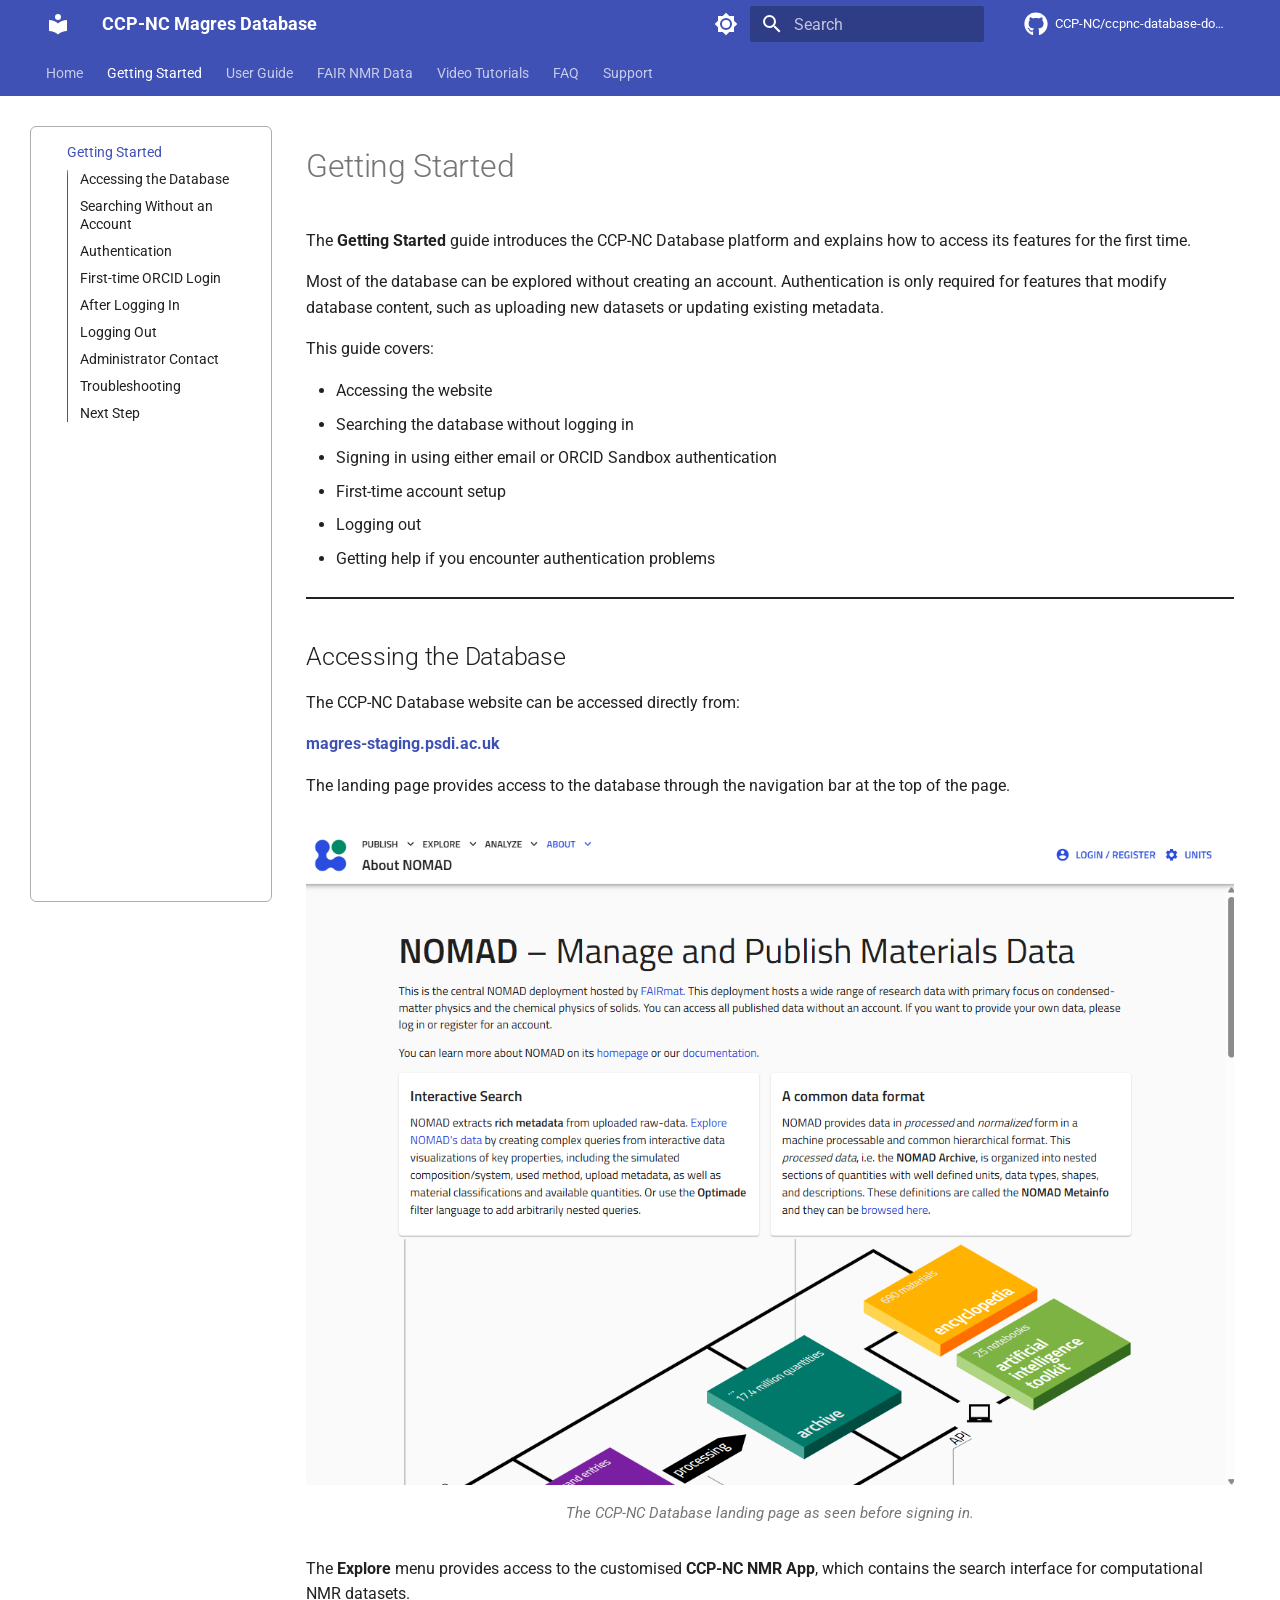
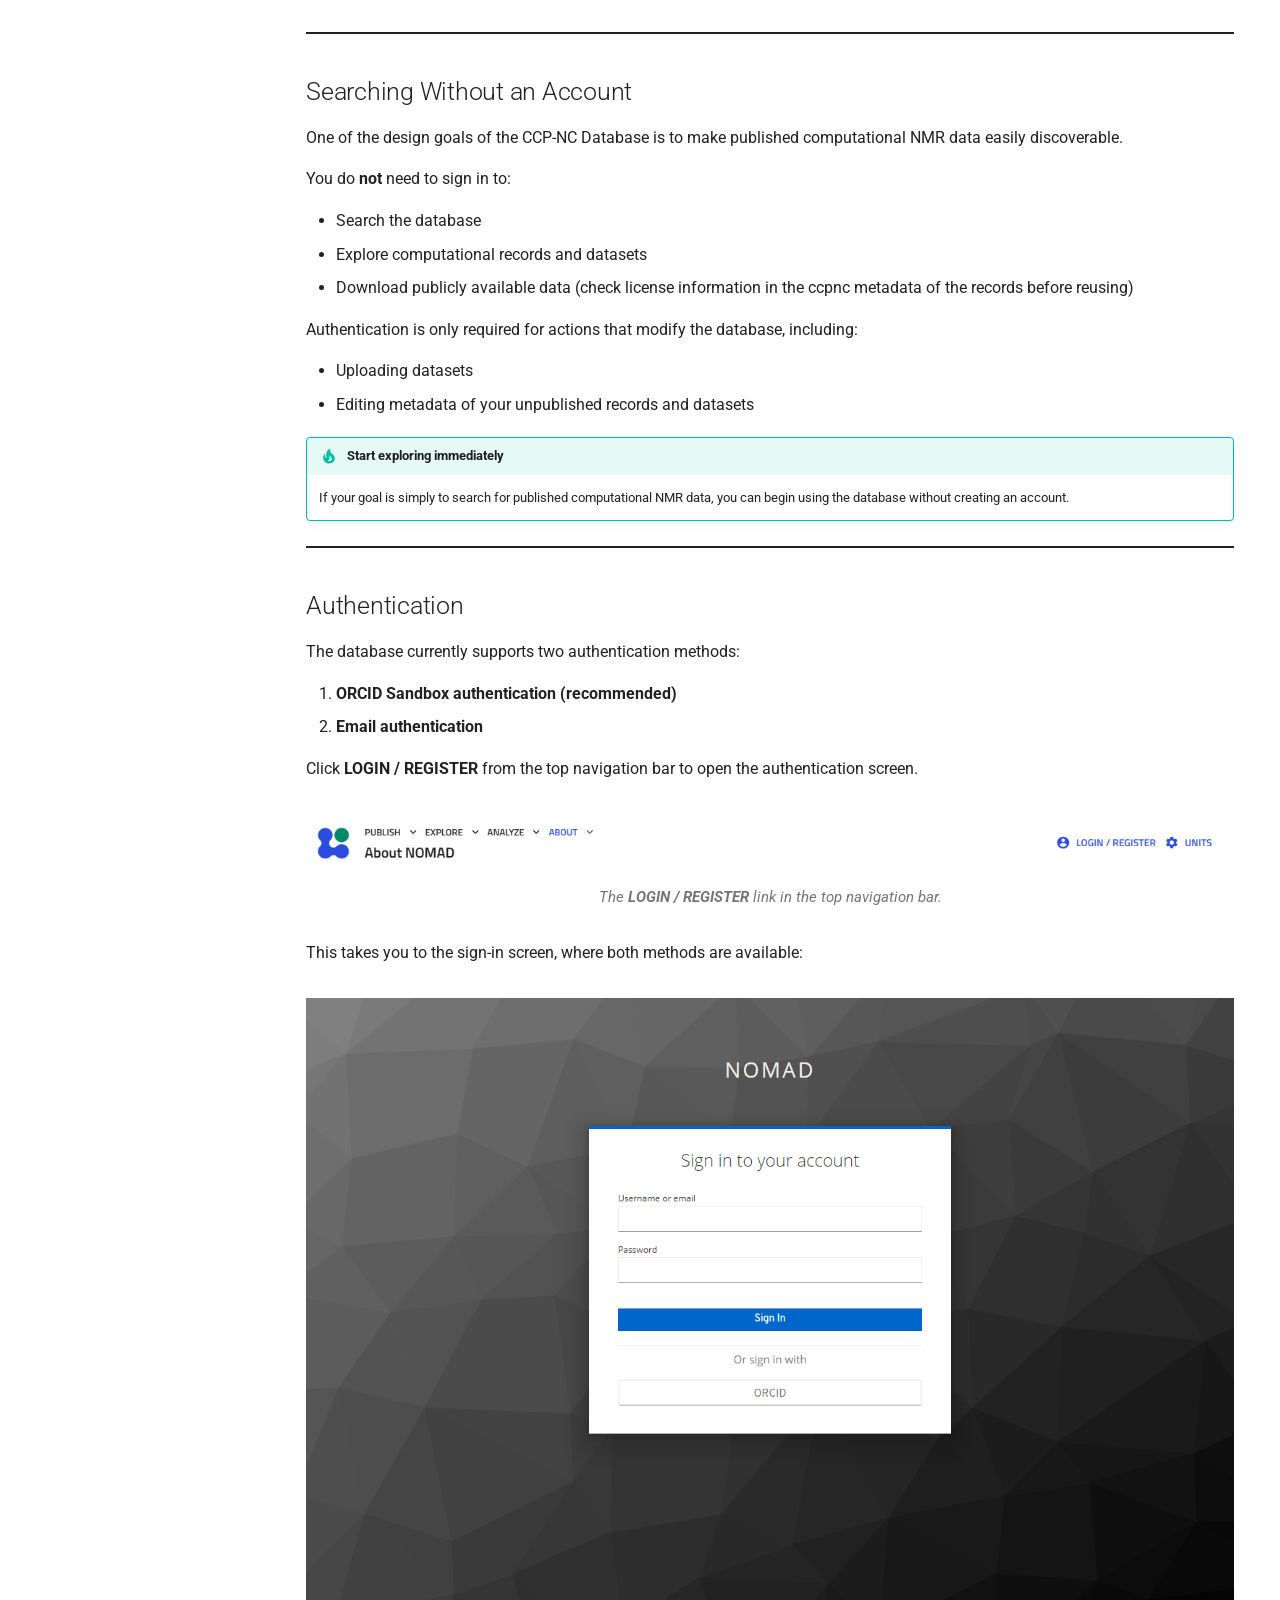
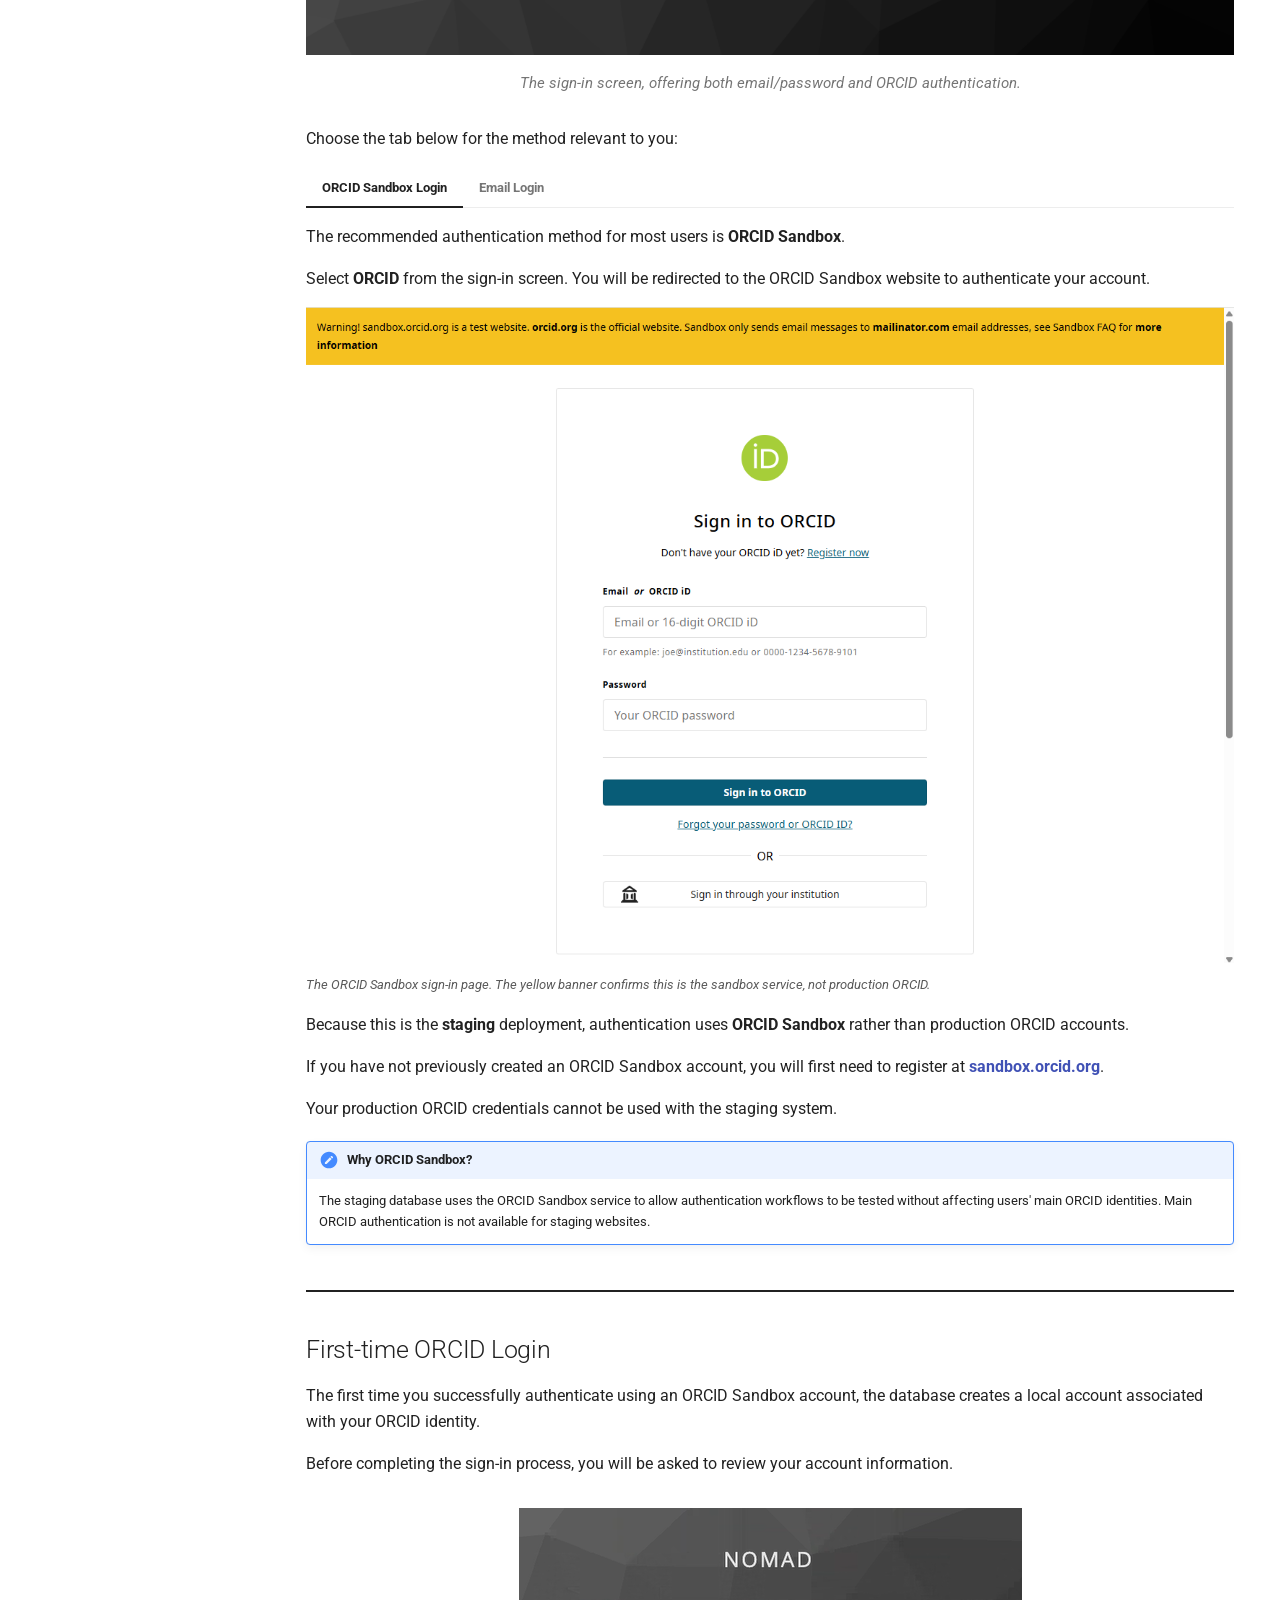
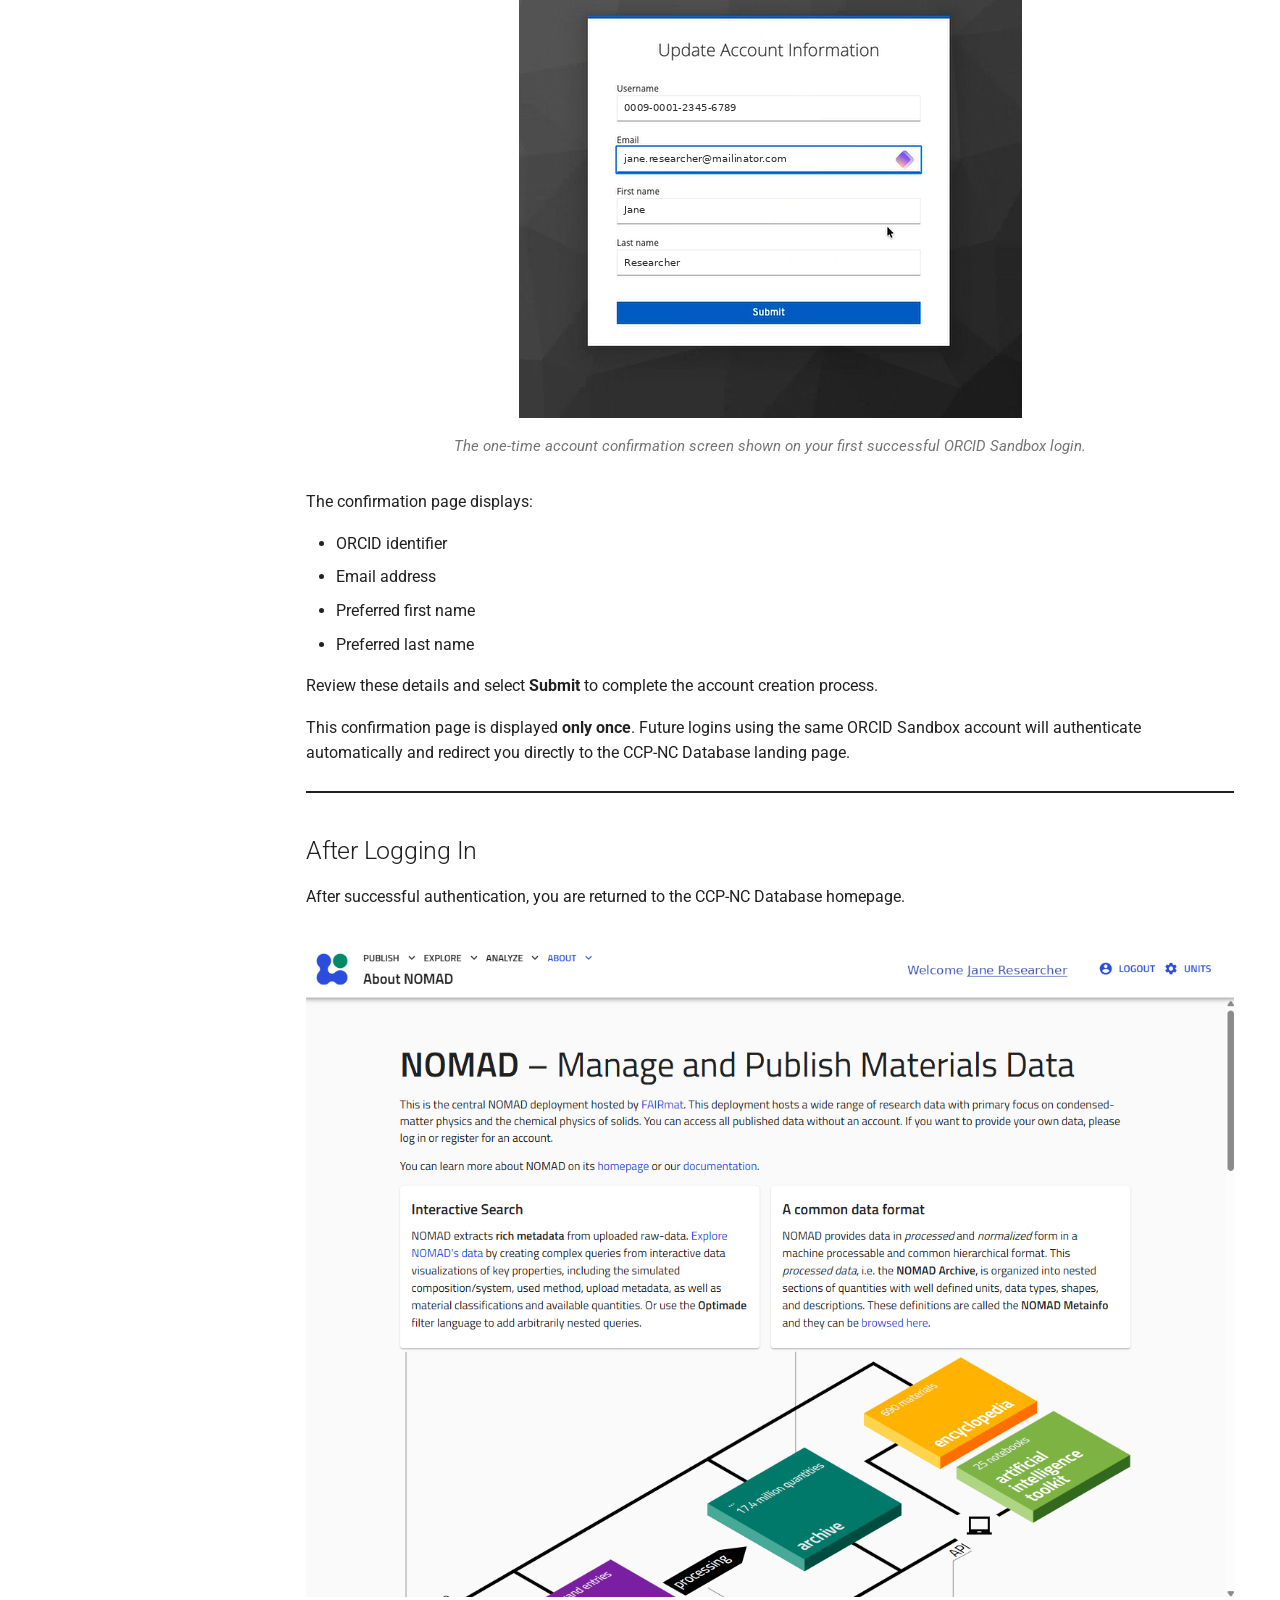
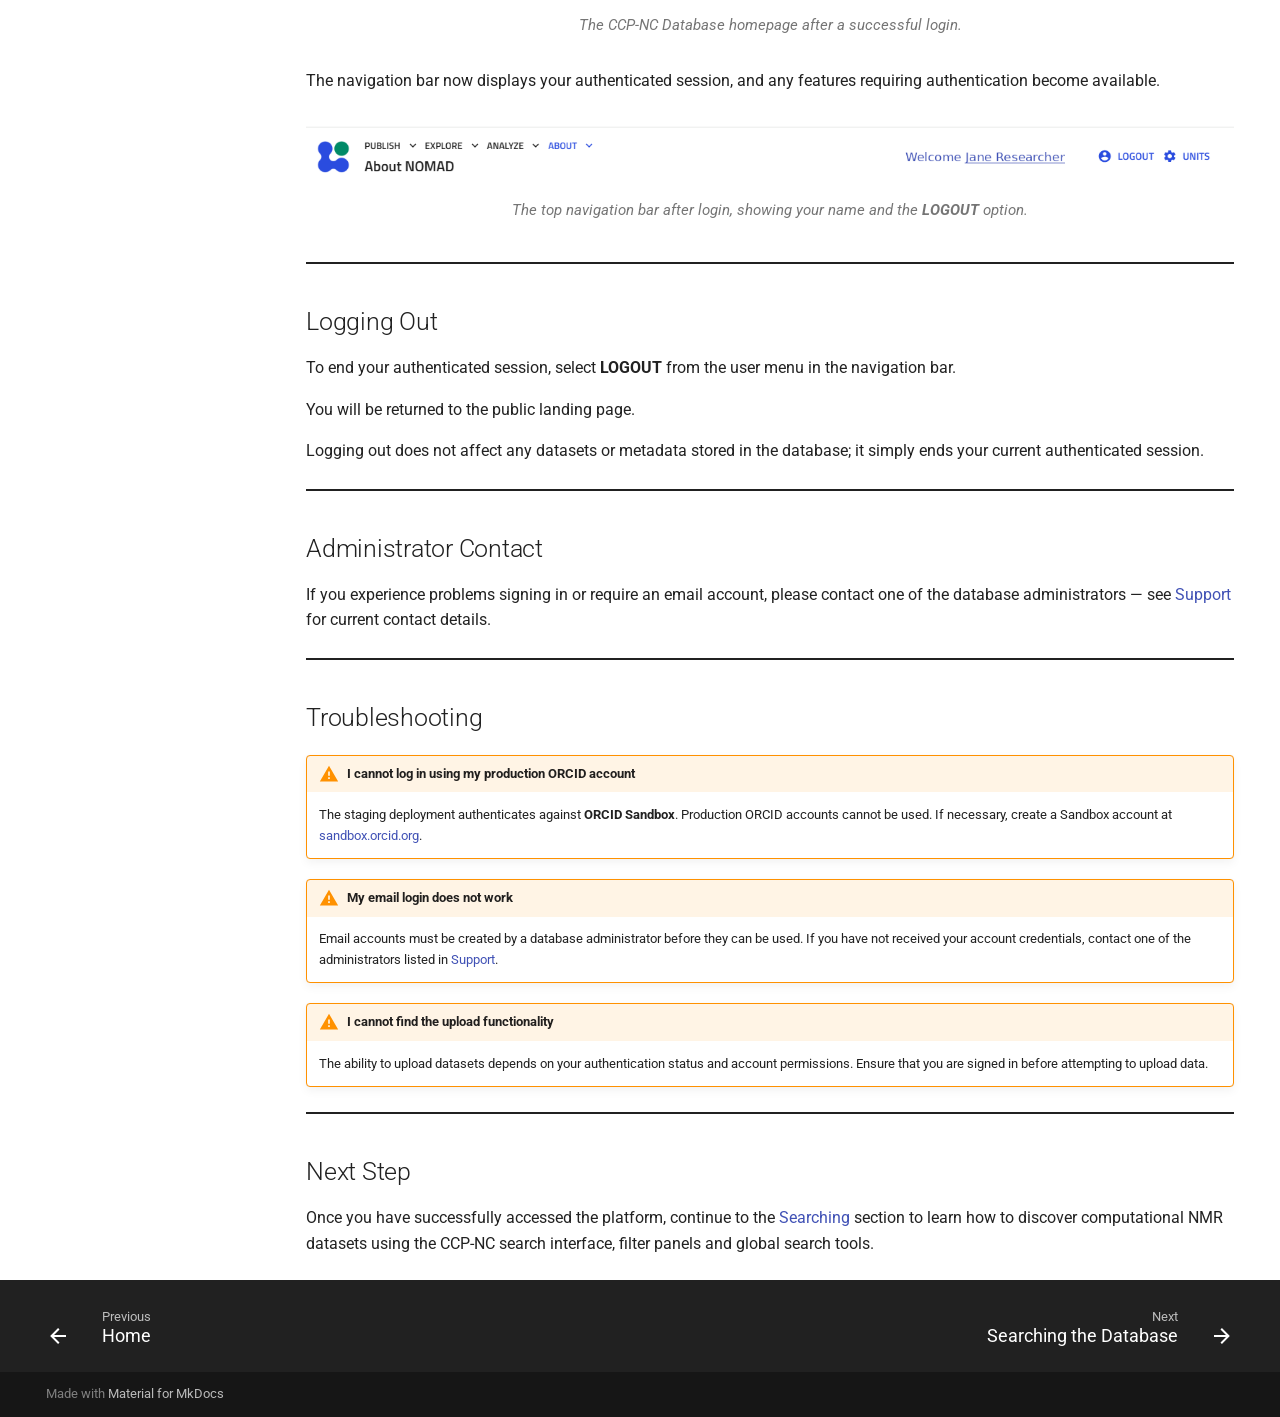
<file: getting-started/index.html>
<!doctype html>
<html lang="en" class="no-js">
  <head>
    
      <meta charset="utf-8">
      <meta name="viewport" content="width=device-width,initial-scale=1">
      
        <meta name="description" content="User documentation for the CCP-NC Magres Database (NOMAD Oasis)">
      
      
      
        <link rel="canonical" href="https://ccp-nc.github.io/ccpnc-database-documentation/getting-started/">
      
      
        <link rel="prev" href="..">
      
      
        <link rel="next" href="../user-guide/search/">
      
      
        
      
      
      <link rel="icon" href="../assets/images/favicon.png">
      <meta name="generator" content="mkdocs-1.6.1, mkdocs-material-9.7.7">
    
    
      
        <title>Getting Started - CCP-NC Magres Database</title>
      
    
    
      <link rel="stylesheet" href="../assets/stylesheets/main.ec1eaa64.min.css">
      
        
        <link rel="stylesheet" href="../assets/stylesheets/palette.ab4e12ef.min.css">
      
      


    
    
      
    
    
      
        
        
        <link rel="preconnect" href="https://fonts.gstatic.com" crossorigin>
        <link rel="stylesheet" href="https://fonts.googleapis.com/css?family=Roboto:300,300i,400,400i,700,700i%7CRoboto+Mono:400,400i,700,700i&display=fallback">
        <style>:root{--md-text-font:"Roboto";--md-code-font:"Roboto Mono"}</style>
      
    
    
      <link rel="stylesheet" href="../assets/stylesheets/extra.css">
    
    <script>__md_scope=new URL("..",location),__md_hash=e=>[...e].reduce(((e,_)=>(e<<5)-e+_.charCodeAt(0)),0),__md_get=(e,_=localStorage,t=__md_scope)=>JSON.parse(_.getItem(t.pathname+"."+e)),__md_set=(e,_,t=localStorage,a=__md_scope)=>{try{t.setItem(a.pathname+"."+e,JSON.stringify(_))}catch(e){}}</script>
    
      

    
    
  </head>
  
  
    
    
      
    
    
    
    
    <body dir="ltr" data-md-color-scheme="default" data-md-color-primary="indigo" data-md-color-accent="indigo">
  
    
    <input class="md-toggle" data-md-toggle="drawer" type="checkbox" id="__drawer" autocomplete="off">
    <input class="md-toggle" data-md-toggle="search" type="checkbox" id="__search" autocomplete="off">
    <label class="md-overlay" for="__drawer"></label>
    <div data-md-component="skip">
      
        
        <a href="#getting-started" class="md-skip">
          Skip to content
        </a>
      
    </div>
    <div data-md-component="announce">
      
    </div>
    
    
      

<header class="md-header" data-md-component="header">
  <nav class="md-header__inner md-grid" aria-label="Header">
    <a href=".." title="CCP-NC Magres Database" class="md-header__button md-logo" aria-label="CCP-NC Magres Database" data-md-component="logo">
      
  
  <svg xmlns="http://www.w3.org/2000/svg" viewBox="0 0 24 24"><path d="M12 8a3 3 0 0 0 3-3 3 3 0 0 0-3-3 3 3 0 0 0-3 3 3 3 0 0 0 3 3m0 3.54C9.64 9.35 6.5 8 3 8v11c3.5 0 6.64 1.35 9 3.54 2.36-2.19 5.5-3.54 9-3.54V8c-3.5 0-6.64 1.35-9 3.54"/></svg>

    </a>
    <label class="md-header__button md-icon" for="__drawer">
      
      <svg xmlns="http://www.w3.org/2000/svg" viewBox="0 0 24 24"><path d="M3 6h18v2H3zm0 5h18v2H3zm0 5h18v2H3z"/></svg>
    </label>
    <div class="md-header__title" data-md-component="header-title">
      <div class="md-header__ellipsis">
        <div class="md-header__topic">
          <span class="md-ellipsis">
            CCP-NC Magres Database
          </span>
        </div>
        <div class="md-header__topic" data-md-component="header-topic">
          <span class="md-ellipsis">
            
              Getting Started
            
          </span>
        </div>
      </div>
    </div>
    
      
        <form class="md-header__option" data-md-component="palette">
  
    
    
    
    <input class="md-option" data-md-color-media="(prefers-color-scheme: light)" data-md-color-scheme="default" data-md-color-primary="indigo" data-md-color-accent="indigo"  aria-label="Switch to dark mode"  type="radio" name="__palette" id="__palette_0">
    
      <label class="md-header__button md-icon" title="Switch to dark mode" for="__palette_1" hidden>
        <svg xmlns="http://www.w3.org/2000/svg" viewBox="0 0 24 24"><path d="M12 8a4 4 0 0 0-4 4 4 4 0 0 0 4 4 4 4 0 0 0 4-4 4 4 0 0 0-4-4m0 10a6 6 0 0 1-6-6 6 6 0 0 1 6-6 6 6 0 0 1 6 6 6 6 0 0 1-6 6m8-9.31V4h-4.69L12 .69 8.69 4H4v4.69L.69 12 4 15.31V20h4.69L12 23.31 15.31 20H20v-4.69L23.31 12z"/></svg>
      </label>
    
  
    
    
    
    <input class="md-option" data-md-color-media="(prefers-color-scheme: dark)" data-md-color-scheme="slate" data-md-color-primary="indigo" data-md-color-accent="indigo"  aria-label="Switch to light mode"  type="radio" name="__palette" id="__palette_1">
    
      <label class="md-header__button md-icon" title="Switch to light mode" for="__palette_0" hidden>
        <svg xmlns="http://www.w3.org/2000/svg" viewBox="0 0 24 24"><path d="M12 18c-.89 0-1.74-.2-2.5-.55C11.56 16.5 13 14.42 13 12s-1.44-4.5-3.5-5.45C10.26 6.2 11.11 6 12 6a6 6 0 0 1 6 6 6 6 0 0 1-6 6m8-9.31V4h-4.69L12 .69 8.69 4H4v4.69L.69 12 4 15.31V20h4.69L12 23.31 15.31 20H20v-4.69L23.31 12z"/></svg>
      </label>
    
  
</form>
      
    
    
      <script>var palette=__md_get("__palette");if(palette&&palette.color){if("(prefers-color-scheme)"===palette.color.media){var media=matchMedia("(prefers-color-scheme: light)"),input=document.querySelector(media.matches?"[data-md-color-media='(prefers-color-scheme: light)']":"[data-md-color-media='(prefers-color-scheme: dark)']");palette.color.media=input.getAttribute("data-md-color-media"),palette.color.scheme=input.getAttribute("data-md-color-scheme"),palette.color.primary=input.getAttribute("data-md-color-primary"),palette.color.accent=input.getAttribute("data-md-color-accent")}for(var[key,value]of Object.entries(palette.color))document.body.setAttribute("data-md-color-"+key,value)}</script>
    
    
    
      
      
        <label class="md-header__button md-icon" for="__search">
          
          <svg xmlns="http://www.w3.org/2000/svg" viewBox="0 0 24 24"><path d="M9.5 3A6.5 6.5 0 0 1 16 9.5c0 1.61-.59 3.09-1.56 4.23l.27.27h.79l5 5-1.5 1.5-5-5v-.79l-.27-.27A6.52 6.52 0 0 1 9.5 16 6.5 6.5 0 0 1 3 9.5 6.5 6.5 0 0 1 9.5 3m0 2C7 5 5 7 5 9.5S7 14 9.5 14 14 12 14 9.5 12 5 9.5 5"/></svg>
        </label>
        <div class="md-search" data-md-component="search" role="dialog">
  <label class="md-search__overlay" for="__search"></label>
  <div class="md-search__inner" role="search">
    <form class="md-search__form" name="search">
      <input type="text" class="md-search__input" name="query" aria-label="Search" placeholder="Search" autocapitalize="off" autocorrect="off" autocomplete="off" spellcheck="false" data-md-component="search-query" required>
      <label class="md-search__icon md-icon" for="__search">
        
        <svg xmlns="http://www.w3.org/2000/svg" viewBox="0 0 24 24"><path d="M9.5 3A6.5 6.5 0 0 1 16 9.5c0 1.61-.59 3.09-1.56 4.23l.27.27h.79l5 5-1.5 1.5-5-5v-.79l-.27-.27A6.52 6.52 0 0 1 9.5 16 6.5 6.5 0 0 1 3 9.5 6.5 6.5 0 0 1 9.5 3m0 2C7 5 5 7 5 9.5S7 14 9.5 14 14 12 14 9.5 12 5 9.5 5"/></svg>
        
        <svg xmlns="http://www.w3.org/2000/svg" viewBox="0 0 24 24"><path d="M20 11v2H8l5.5 5.5-1.42 1.42L4.16 12l7.92-7.92L13.5 5.5 8 11z"/></svg>
      </label>
      <nav class="md-search__options" aria-label="Search">
        
        <button type="reset" class="md-search__icon md-icon" title="Clear" aria-label="Clear" tabindex="-1">
          
          <svg xmlns="http://www.w3.org/2000/svg" viewBox="0 0 24 24"><path d="M19 6.41 17.59 5 12 10.59 6.41 5 5 6.41 10.59 12 5 17.59 6.41 19 12 13.41 17.59 19 19 17.59 13.41 12z"/></svg>
        </button>
      </nav>
      
        <div class="md-search__suggest" data-md-component="search-suggest"></div>
      
    </form>
    <div class="md-search__output">
      <div class="md-search__scrollwrap" tabindex="0" data-md-scrollfix>
        <div class="md-search-result" data-md-component="search-result">
          <div class="md-search-result__meta">
            Initializing search
          </div>
          <ol class="md-search-result__list" role="presentation"></ol>
        </div>
      </div>
    </div>
  </div>
</div>
      
    
    
      <div class="md-header__source">
        <a href="https://github.com/CCP-NC/ccpnc-database-documentation" title="Go to repository" class="md-source" data-md-component="source">
  <div class="md-source__icon md-icon">
    
    <svg xmlns="http://www.w3.org/2000/svg" viewBox="0 0 512 512"><!--! Font Awesome Free 7.1.0 by @fontawesome - https://fontawesome.com License - https://fontawesome.com/license/free (Icons: CC BY 4.0, Fonts: SIL OFL 1.1, Code: MIT License) Copyright 2025 Fonticons, Inc.--><path d="M173.9 397.4c0 2-2.3 3.6-5.2 3.6-3.3.3-5.6-1.3-5.6-3.6 0-2 2.3-3.6 5.2-3.6 3-.3 5.6 1.3 5.6 3.6m-31.1-4.5c-.7 2 1.3 4.3 4.3 4.9 2.6 1 5.6 0 6.2-2s-1.3-4.3-4.3-5.2c-2.6-.7-5.5.3-6.2 2.3m44.2-1.7c-2.9.7-4.9 2.6-4.6 4.9.3 2 2.9 3.3 5.9 2.6 2.9-.7 4.9-2.6 4.6-4.6-.3-1.9-3-3.2-5.9-2.9M252.8 8C114.1 8 8 113.3 8 252c0 110.9 69.8 205.8 169.5 239.2 12.8 2.3 17.3-5.6 17.3-12.1 0-6.2-.3-40.4-.3-61.4 0 0-70 15-84.7-29.8 0 0-11.4-29.1-27.8-36.6 0 0-22.9-15.7 1.6-15.4 0 0 24.9 2 38.6 25.8 21.9 38.6 58.6 27.5 72.9 20.9 2.3-16 8.8-27.1 16-33.7-55.9-6.2-112.3-14.3-112.3-110.5 0-27.5 7.6-41.3 23.6-58.9-2.6-6.5-11.1-33.3 2.6-67.9 20.9-6.5 69 27 69 27 20-5.6 41.5-8.5 62.8-8.5s42.8 2.9 62.8 8.5c0 0 48.1-33.6 69-27 13.7 34.7 5.2 61.4 2.6 67.9 16 17.7 25.8 31.5 25.8 58.9 0 96.5-58.9 104.2-114.8 110.5 9.2 7.9 17 22.9 17 46.4 0 33.7-.3 75.4-.3 83.6 0 6.5 4.6 14.4 17.3 12.1C436.2 457.8 504 362.9 504 252 504 113.3 391.5 8 252.8 8M105.2 352.9c-1.3 1-1 3.3.7 5.2 1.6 1.6 3.9 2.3 5.2 1 1.3-1 1-3.3-.7-5.2-1.6-1.6-3.9-2.3-5.2-1m-10.8-8.1c-.7 1.3.3 2.9 2.3 3.9 1.6 1 3.6.7 4.3-.7.7-1.3-.3-2.9-2.3-3.9-2-.6-3.6-.3-4.3.7m32.4 35.6c-1.6 1.3-1 4.3 1.3 6.2 2.3 2.3 5.2 2.6 6.5 1 1.3-1.3.7-4.3-1.3-6.2-2.2-2.3-5.2-2.6-6.5-1m-11.4-14.7c-1.6 1-1.6 3.6 0 5.9s4.3 3.3 5.6 2.3c1.6-1.3 1.6-3.9 0-6.2-1.4-2.3-4-3.3-5.6-2"/></svg>
  </div>
  <div class="md-source__repository">
    CCP-NC/ccpnc-database-documentation
  </div>
</a>
      </div>
    
  </nav>
  
</header>
    
    <div class="md-container" data-md-component="container">
      
      
        
          
            
<nav class="md-tabs" aria-label="Tabs" data-md-component="tabs">
  <div class="md-grid">
    <ul class="md-tabs__list">
      
        
  
  
  
  
    <li class="md-tabs__item">
      <a href=".." class="md-tabs__link">
        
  
  
    
  
  Home

      </a>
    </li>
  

      
        
  
  
  
    
  
  
    <li class="md-tabs__item md-tabs__item--active">
      <a href="./" class="md-tabs__link">
        
  
  
    
  
  Getting Started

      </a>
    </li>
  

      
        
  
  
  
  
    
    
      <li class="md-tabs__item">
        <a href="../user-guide/search/" class="md-tabs__link">
          
  
  
  User Guide

        </a>
      </li>
    
  

      
        
  
  
  
  
    <li class="md-tabs__item">
      <a href="../fair-nmr-data/" class="md-tabs__link">
        
  
  
    
  
  FAIR NMR Data

      </a>
    </li>
  

      
        
  
  
  
  
    <li class="md-tabs__item">
      <a href="../video-tutorials/" class="md-tabs__link">
        
  
  
    
  
  Video Tutorials

      </a>
    </li>
  

      
        
  
  
  
  
    <li class="md-tabs__item">
      <a href="../reference/faq/" class="md-tabs__link">
        
  
  
    
  
  FAQ

      </a>
    </li>
  

      
        
  
  
  
  
    <li class="md-tabs__item">
      <a href="../reference/support/" class="md-tabs__link">
        
  
  
    
  
  Support

      </a>
    </li>
  

      
    </ul>
  </div>
</nav>
          
        
      
      <main class="md-main" data-md-component="main">
        <div class="md-main__inner md-grid">
          
            
              
              <div class="md-sidebar md-sidebar--primary" data-md-component="sidebar" data-md-type="navigation" >
                <div class="md-sidebar__scrollwrap">
                  <div class="md-sidebar__inner">
                    


  


  

<nav class="md-nav md-nav--primary md-nav--lifted md-nav--integrated" aria-label="Navigation" data-md-level="0">
  <label class="md-nav__title" for="__drawer">
    <a href=".." title="CCP-NC Magres Database" class="md-nav__button md-logo" aria-label="CCP-NC Magres Database" data-md-component="logo">
      
  
  <svg xmlns="http://www.w3.org/2000/svg" viewBox="0 0 24 24"><path d="M12 8a3 3 0 0 0 3-3 3 3 0 0 0-3-3 3 3 0 0 0-3 3 3 3 0 0 0 3 3m0 3.54C9.64 9.35 6.5 8 3 8v11c3.5 0 6.64 1.35 9 3.54 2.36-2.19 5.5-3.54 9-3.54V8c-3.5 0-6.64 1.35-9 3.54"/></svg>

    </a>
    CCP-NC Magres Database
  </label>
  
    <div class="md-nav__source">
      <a href="https://github.com/CCP-NC/ccpnc-database-documentation" title="Go to repository" class="md-source" data-md-component="source">
  <div class="md-source__icon md-icon">
    
    <svg xmlns="http://www.w3.org/2000/svg" viewBox="0 0 512 512"><!--! Font Awesome Free 7.1.0 by @fontawesome - https://fontawesome.com License - https://fontawesome.com/license/free (Icons: CC BY 4.0, Fonts: SIL OFL 1.1, Code: MIT License) Copyright 2025 Fonticons, Inc.--><path d="M173.9 397.4c0 2-2.3 3.6-5.2 3.6-3.3.3-5.6-1.3-5.6-3.6 0-2 2.3-3.6 5.2-3.6 3-.3 5.6 1.3 5.6 3.6m-31.1-4.5c-.7 2 1.3 4.3 4.3 4.9 2.6 1 5.6 0 6.2-2s-1.3-4.3-4.3-5.2c-2.6-.7-5.5.3-6.2 2.3m44.2-1.7c-2.9.7-4.9 2.6-4.6 4.9.3 2 2.9 3.3 5.9 2.6 2.9-.7 4.9-2.6 4.6-4.6-.3-1.9-3-3.2-5.9-2.9M252.8 8C114.1 8 8 113.3 8 252c0 110.9 69.8 205.8 169.5 239.2 12.8 2.3 17.3-5.6 17.3-12.1 0-6.2-.3-40.4-.3-61.4 0 0-70 15-84.7-29.8 0 0-11.4-29.1-27.8-36.6 0 0-22.9-15.7 1.6-15.4 0 0 24.9 2 38.6 25.8 21.9 38.6 58.6 27.5 72.9 20.9 2.3-16 8.8-27.1 16-33.7-55.9-6.2-112.3-14.3-112.3-110.5 0-27.5 7.6-41.3 23.6-58.9-2.6-6.5-11.1-33.3 2.6-67.9 20.9-6.5 69 27 69 27 20-5.6 41.5-8.5 62.8-8.5s42.8 2.9 62.8 8.5c0 0 48.1-33.6 69-27 13.7 34.7 5.2 61.4 2.6 67.9 16 17.7 25.8 31.5 25.8 58.9 0 96.5-58.9 104.2-114.8 110.5 9.2 7.9 17 22.9 17 46.4 0 33.7-.3 75.4-.3 83.6 0 6.5 4.6 14.4 17.3 12.1C436.2 457.8 504 362.9 504 252 504 113.3 391.5 8 252.8 8M105.2 352.9c-1.3 1-1 3.3.7 5.2 1.6 1.6 3.9 2.3 5.2 1 1.3-1 1-3.3-.7-5.2-1.6-1.6-3.9-2.3-5.2-1m-10.8-8.1c-.7 1.3.3 2.9 2.3 3.9 1.6 1 3.6.7 4.3-.7.7-1.3-.3-2.9-2.3-3.9-2-.6-3.6-.3-4.3.7m32.4 35.6c-1.6 1.3-1 4.3 1.3 6.2 2.3 2.3 5.2 2.6 6.5 1 1.3-1.3.7-4.3-1.3-6.2-2.2-2.3-5.2-2.6-6.5-1m-11.4-14.7c-1.6 1-1.6 3.6 0 5.9s4.3 3.3 5.6 2.3c1.6-1.3 1.6-3.9 0-6.2-1.4-2.3-4-3.3-5.6-2"/></svg>
  </div>
  <div class="md-source__repository">
    CCP-NC/ccpnc-database-documentation
  </div>
</a>
    </div>
  
  <ul class="md-nav__list" data-md-scrollfix>
    
      
      
  
  
  
  
    <li class="md-nav__item">
      <a href=".." class="md-nav__link">
        
  
  
  <span class="md-ellipsis">
    
  
    Home
  

    
  </span>
  
  

      </a>
    </li>
  

    
      
      
  
  
    
  
  
  
    <li class="md-nav__item md-nav__item--active">
      
      <input class="md-nav__toggle md-toggle" type="checkbox" id="__toc">
      
      
        
      
      
        <label class="md-nav__link md-nav__link--active" for="__toc">
          
  
  
  <span class="md-ellipsis">
    
  
    Getting Started
  

    
  </span>
  
  

          <span class="md-nav__icon md-icon"></span>
        </label>
      
      <a href="./" class="md-nav__link md-nav__link--active">
        
  
  
  <span class="md-ellipsis">
    
  
    Getting Started
  

    
  </span>
  
  

      </a>
      
        

<nav class="md-nav md-nav--secondary" aria-label="Table of contents">
  
  
  
    
  
  
    <label class="md-nav__title" for="__toc">
      <span class="md-nav__icon md-icon"></span>
      Table of contents
    </label>
    <ul class="md-nav__list" data-md-component="toc" data-md-scrollfix>
      
        <li class="md-nav__item">
  <a href="#accessing-the-database" class="md-nav__link">
    <span class="md-ellipsis">
      
        Accessing the Database
      
    </span>
  </a>
  
</li>
      
        <li class="md-nav__item">
  <a href="#searching-without-an-account" class="md-nav__link">
    <span class="md-ellipsis">
      
        Searching Without an Account
      
    </span>
  </a>
  
</li>
      
        <li class="md-nav__item">
  <a href="#authentication" class="md-nav__link">
    <span class="md-ellipsis">
      
        Authentication
      
    </span>
  </a>
  
</li>
      
        <li class="md-nav__item">
  <a href="#first-time-orcid-login" class="md-nav__link">
    <span class="md-ellipsis">
      
        First-time ORCID Login
      
    </span>
  </a>
  
</li>
      
        <li class="md-nav__item">
  <a href="#after-logging-in" class="md-nav__link">
    <span class="md-ellipsis">
      
        After Logging In
      
    </span>
  </a>
  
</li>
      
        <li class="md-nav__item">
  <a href="#logging-out" class="md-nav__link">
    <span class="md-ellipsis">
      
        Logging Out
      
    </span>
  </a>
  
</li>
      
        <li class="md-nav__item">
  <a href="#administrator-contact" class="md-nav__link">
    <span class="md-ellipsis">
      
        Administrator Contact
      
    </span>
  </a>
  
</li>
      
        <li class="md-nav__item">
  <a href="#troubleshooting" class="md-nav__link">
    <span class="md-ellipsis">
      
        Troubleshooting
      
    </span>
  </a>
  
</li>
      
        <li class="md-nav__item">
  <a href="#next-step" class="md-nav__link">
    <span class="md-ellipsis">
      
        Next Step
      
    </span>
  </a>
  
</li>
      
    </ul>
  
</nav>
      
    </li>
  

    
      
      
  
  
  
  
    
    
    
    
      
      
    
    
    <li class="md-nav__item md-nav__item--nested">
      
        
        
        <input class="md-nav__toggle md-toggle " type="checkbox" id="__nav_3" >
        
          
          <label class="md-nav__link" for="__nav_3" id="__nav_3_label" tabindex="0">
            
  
  
  <span class="md-ellipsis">
    
  
    User Guide
  

    
  </span>
  
  

            <span class="md-nav__icon md-icon"></span>
          </label>
        
        <nav class="md-nav" data-md-level="1" aria-labelledby="__nav_3_label" aria-expanded="false">
          <label class="md-nav__title" for="__nav_3">
            <span class="md-nav__icon md-icon"></span>
            
  
    User Guide
  

          </label>
          <ul class="md-nav__list" data-md-scrollfix>
            
              
                
  
  
  
  
    <li class="md-nav__item">
      <a href="../user-guide/search/" class="md-nav__link">
        
  
  
  <span class="md-ellipsis">
    
  
    Searching the Database
  

    
  </span>
  
  

      </a>
    </li>
  

              
            
              
                
  
  
  
  
    <li class="md-nav__item">
      <a href="../user-guide/results/" class="md-nav__link">
        
  
  
  <span class="md-ellipsis">
    
  
    Viewing Results
  

    
  </span>
  
  

      </a>
    </li>
  

              
            
              
                
  
  
  
  
    <li class="md-nav__item">
      <a href="../user-guide/upload/" class="md-nav__link">
        
  
  
  <span class="md-ellipsis">
    
  
    Uploading Data
  

    
  </span>
  
  

      </a>
    </li>
  

              
            
              
                
  
  
  
  
    <li class="md-nav__item">
      <a href="../user-guide/datasets/" class="md-nav__link">
        
  
  
  <span class="md-ellipsis">
    
  
    Datasets
  

    
  </span>
  
  

      </a>
    </li>
  

              
            
          </ul>
        </nav>
      
    </li>
  

    
      
      
  
  
  
  
    <li class="md-nav__item">
      <a href="../fair-nmr-data/" class="md-nav__link">
        
  
  
  <span class="md-ellipsis">
    
  
    FAIR NMR Data
  

    
  </span>
  
  

      </a>
    </li>
  

    
      
      
  
  
  
  
    <li class="md-nav__item">
      <a href="../video-tutorials/" class="md-nav__link">
        
  
  
  <span class="md-ellipsis">
    
  
    Video Tutorials
  

    
  </span>
  
  

      </a>
    </li>
  

    
      
      
  
  
  
  
    <li class="md-nav__item">
      <a href="../reference/faq/" class="md-nav__link">
        
  
  
  <span class="md-ellipsis">
    
  
    FAQ
  

    
  </span>
  
  

      </a>
    </li>
  

    
      
      
  
  
  
  
    <li class="md-nav__item">
      <a href="../reference/support/" class="md-nav__link">
        
  
  
  <span class="md-ellipsis">
    
  
    Support
  

    
  </span>
  
  

      </a>
    </li>
  

    
  </ul>
</nav>
                  </div>
                </div>
              </div>
            
            
          
          
            <div class="md-content" data-md-component="content">
              
              <article class="md-content__inner md-typeset">
                
                  


  
  


<h1 id="getting-started">Getting Started<a class="headerlink" href="#getting-started" title="Permanent link">&para;</a></h1>
<p>The <strong>Getting Started</strong> guide introduces the CCP-NC Database platform and explains how to access its features for the first time.</p>
<p>Most of the database can be explored without creating an account. Authentication is only required for features that modify database content, such as uploading new datasets or updating existing metadata.</p>
<p>This guide covers:</p>
<ul>
<li>Accessing the website</li>
<li>Searching the database without logging in</li>
<li>Signing in using either email or ORCID Sandbox authentication</li>
<li>First-time account setup</li>
<li>Logging out</li>
<li>Getting help if you encounter authentication problems</li>
</ul>
<hr />
<h2 id="accessing-the-database">Accessing the Database<a class="headerlink" href="#accessing-the-database" title="Permanent link">&para;</a></h2>
<p>The CCP-NC Database website can be accessed directly from:</p>
<p><strong><a href="https://magres-staging.psdi.ac.uk/nomad-oasis/gui/about/information">magres-staging.psdi.ac.uk</a></strong></p>
<p>The landing page provides access to the database through the navigation bar at the top of the page.</p>
<figure>
<p><img alt="Home page before login" src="../assets/screenshots/auth/home-page-default.png" />
  </p>
<figcaption>The CCP-NC Database landing page as seen before signing in.</figcaption>
</figure>
<p>The <strong>Explore</strong> menu provides access to the customised <strong>CCP-NC NMR App</strong>, which contains the search interface for computational NMR datasets.</p>
<hr />
<h2 id="searching-without-an-account">Searching Without an Account<a class="headerlink" href="#searching-without-an-account" title="Permanent link">&para;</a></h2>
<p>One of the design goals of the CCP-NC Database is to make published computational NMR data easily discoverable.</p>
<p>You do <strong>not</strong> need to sign in to:</p>
<ul>
<li>Search the database</li>
<li>Explore computational records and datasets</li>
<li>Download publicly available data (check license information in the ccpnc metadata of the records before reusing)</li>
</ul>
<p>Authentication is only required for actions that modify the database, including:</p>
<ul>
<li>Uploading datasets</li>
<li>Editing metadata of your unpublished records and datasets</li>
</ul>
<div class="admonition tip">
<p class="admonition-title">Start exploring immediately</p>
<p>If your goal is simply to search for published computational NMR data, you can begin using the database without creating an account.</p>
</div>
<hr />
<h2 id="authentication">Authentication<a class="headerlink" href="#authentication" title="Permanent link">&para;</a></h2>
<p>The database currently supports two authentication methods:</p>
<ol>
<li><strong>ORCID Sandbox authentication (recommended)</strong></li>
<li><strong>Email authentication</strong></li>
</ol>
<p>Click <strong>LOGIN / REGISTER</strong> from the top navigation bar to open the authentication screen.</p>
<figure>
<p><img alt="Home page with Login highlighted" src="../assets/screenshots/auth/top-banner-before-login.png" />
  </p>
<figcaption>The <strong>LOGIN / REGISTER</strong> link in the top navigation bar.</figcaption>
</figure>
<p>This takes you to the sign-in screen, where both methods are available:</p>
<figure>
<p><img alt="Sign in screen" src="../assets/screenshots/auth/login-screen-first.png" />
  </p>
<figcaption>The sign-in screen, offering both email/password and ORCID authentication.</figcaption>
</figure>
<p>Choose the tab below for the method relevant to you:</p>
<div class="tabbed-set tabbed-alternate" data-tabs="1:2"><input checked="checked" id="__tabbed_1_1" name="__tabbed_1" type="radio" /><input id="__tabbed_1_2" name="__tabbed_1" type="radio" /><div class="tabbed-labels"><label for="__tabbed_1_1">ORCID Sandbox Login</label><label for="__tabbed_1_2">Email Login</label></div>
<div class="tabbed-content">
<div class="tabbed-block">
<p>The recommended authentication method for most users is <strong>ORCID Sandbox</strong>.</p>
<p>Select <strong>ORCID</strong> from the sign-in screen. You will be redirected to the ORCID Sandbox website to authenticate your account.</p>
<p><img alt="ORCID Sandbox sign-in" src="../assets/screenshots/auth/login-orcid-sandbox.png" />
<small><em>The ORCID Sandbox sign-in page. The yellow banner confirms this is the sandbox service, not production ORCID.</em></small></p>
<p>Because this is the <strong>staging</strong> deployment, authentication uses <strong>ORCID Sandbox</strong> rather than production ORCID accounts.</p>
<p>If you have not previously created an ORCID Sandbox account, you will first need to register at <strong><a href="https://sandbox.orcid.org/">sandbox.orcid.org</a></strong>.</p>
<p>Your production ORCID credentials cannot be used with the staging system.</p>
<div class="admonition note">
<p class="admonition-title">Why ORCID Sandbox?</p>
<p>The staging database uses the ORCID Sandbox service to allow authentication workflows to be tested without affecting users' main ORCID identities. Main ORCID authentication is not available for staging websites.</p>
</div>
</div>
<div class="tabbed-block">
<p>Email authentication is intended primarily for administrators and invited users.</p>
<p>Because this is a staging deployment, email accounts are <strong>not</strong> self-service. An administrator must create your account before you can sign in using this method.</p>
<p>Enter your registered email address and password directly on the sign-in screen shown above.</p>
<p>If you have not been issued an account, use the <strong>ORCID Sandbox Login</strong> tab instead, or contact one of the database administrators.</p>
</div>
</div>
</div>
<hr />
<h2 id="first-time-orcid-login">First-time ORCID Login<a class="headerlink" href="#first-time-orcid-login" title="Permanent link">&para;</a></h2>
<p>The first time you successfully authenticate using an ORCID Sandbox account, the database creates a local account associated with your ORCID identity.</p>
<p>Before completing the sign-in process, you will be asked to review your account information.</p>
<figure>
<p><img alt="First-time account confirmation" src="../assets/screenshots/auth/login-successful-first-time.png" />
  </p>
<figcaption>The one-time account confirmation screen shown on your first successful ORCID Sandbox login.</figcaption>
</figure>
<p>The confirmation page displays:</p>
<ul>
<li>ORCID identifier</li>
<li>Email address</li>
<li>Preferred first name</li>
<li>Preferred last name</li>
</ul>
<p>Review these details and select <strong>Submit</strong> to complete the account creation process.</p>
<p>This confirmation page is displayed <strong>only once</strong>. Future logins using the same ORCID Sandbox account will authenticate automatically and redirect you directly to the CCP-NC Database landing page.</p>
<hr />
<h2 id="after-logging-in">After Logging In<a class="headerlink" href="#after-logging-in" title="Permanent link">&para;</a></h2>
<p>After successful authentication, you are returned to the CCP-NC Database homepage.</p>
<figure>
<p><img alt="Home page after login" src="../assets/screenshots/auth/home-after-login.png" />
  </p>
<figcaption>The CCP-NC Database homepage after a successful login.</figcaption>
</figure>
<p>The navigation bar now displays your authenticated session, and any features requiring authentication become available.</p>
<figure>
<p><img alt="Logged in, top banner" src="../assets/screenshots/auth/logged-in-closeup.png" />
  </p>
<figcaption>The top navigation bar after login, showing your name and the <strong>LOGOUT</strong> option.</figcaption>
</figure>
<hr />
<h2 id="logging-out">Logging Out<a class="headerlink" href="#logging-out" title="Permanent link">&para;</a></h2>
<p>To end your authenticated session, select <strong>LOGOUT</strong> from the user menu in the navigation bar.</p>
<p>You will be returned to the public landing page.</p>
<p>Logging out does not affect any datasets or metadata stored in the database; it simply ends your current authenticated session.</p>
<hr />
<h2 id="administrator-contact">Administrator Contact<a class="headerlink" href="#administrator-contact" title="Permanent link">&para;</a></h2>
<p>If you experience problems signing in or require an email account, please contact one of the database administrators — see <a href="../reference/support/">Support</a> for current contact details.</p>
<hr />
<h2 id="troubleshooting">Troubleshooting<a class="headerlink" href="#troubleshooting" title="Permanent link">&para;</a></h2>
<div class="admonition warning">
<p class="admonition-title">I cannot log in using my production ORCID account</p>
<p>The staging deployment authenticates against <strong>ORCID Sandbox</strong>. Production ORCID accounts cannot be used. If necessary, create a Sandbox account at <a href="https://sandbox.orcid.org/">sandbox.orcid.org</a>.</p>
</div>
<div class="admonition warning">
<p class="admonition-title">My email login does not work</p>
<p>Email accounts must be created by a database administrator before they can be used. If you have not received your account credentials, contact one of the administrators listed in <a href="../reference/support/">Support</a>.</p>
</div>
<div class="admonition warning">
<p class="admonition-title">I cannot find the upload functionality</p>
<p>The ability to upload datasets depends on your authentication status and account permissions. Ensure that you are signed in before attempting to upload data.</p>
</div>
<hr />
<h2 id="next-step">Next Step<a class="headerlink" href="#next-step" title="Permanent link">&para;</a></h2>
<p>Once you have successfully accessed the platform, continue to the <a href="../user-guide/search/">Searching</a> section to learn how to discover computational NMR datasets using the CCP-NC search interface, filter panels and global search tools.</p>












                
              </article>
            </div>
          
          
  <script>var tabs=__md_get("__tabs");if(Array.isArray(tabs))e:for(var set of document.querySelectorAll(".tabbed-set")){var labels=set.querySelector(".tabbed-labels");for(var tab of tabs)for(var label of labels.getElementsByTagName("label"))if(label.innerText.trim()===tab){var input=document.getElementById(label.htmlFor);input.checked=!0;continue e}}</script>

<script>var target=document.getElementById(location.hash.slice(1));target&&target.name&&(target.checked=target.name.startsWith("__tabbed_"))</script>
        </div>
        
          <button type="button" class="md-top md-icon" data-md-component="top" hidden>
  
  <svg xmlns="http://www.w3.org/2000/svg" viewBox="0 0 24 24"><path d="M13 20h-2V8l-5.5 5.5-1.42-1.42L12 4.16l7.92 7.92-1.42 1.42L13 8z"/></svg>
  Back to top
</button>
        
      </main>
      
        <footer class="md-footer">
  
    
      
      <nav class="md-footer__inner md-grid" aria-label="Footer" >
        
          
          <a href=".." class="md-footer__link md-footer__link--prev" aria-label="Previous: Home">
            <div class="md-footer__button md-icon">
              
              <svg xmlns="http://www.w3.org/2000/svg" viewBox="0 0 24 24"><path d="M20 11v2H8l5.5 5.5-1.42 1.42L4.16 12l7.92-7.92L13.5 5.5 8 11z"/></svg>
            </div>
            <div class="md-footer__title">
              <span class="md-footer__direction">
                Previous
              </span>
              <div class="md-ellipsis">
                Home
              </div>
            </div>
          </a>
        
        
          
          <a href="../user-guide/search/" class="md-footer__link md-footer__link--next" aria-label="Next: Searching the Database">
            <div class="md-footer__title">
              <span class="md-footer__direction">
                Next
              </span>
              <div class="md-ellipsis">
                Searching the Database
              </div>
            </div>
            <div class="md-footer__button md-icon">
              
              <svg xmlns="http://www.w3.org/2000/svg" viewBox="0 0 24 24"><path d="M4 11v2h12l-5.5 5.5 1.42 1.42L19.84 12l-7.92-7.92L10.5 5.5 16 11z"/></svg>
            </div>
          </a>
        
      </nav>
    
  
  <div class="md-footer-meta md-typeset">
    <div class="md-footer-meta__inner md-grid">
      <div class="md-copyright">
  
  
    Made with
    <a href="https://squidfunk.github.io/mkdocs-material/" target="_blank" rel="noopener">
      Material for MkDocs
    </a>
  
</div>
      
    </div>
  </div>
</footer>
      
    </div>
    <div class="md-dialog" data-md-component="dialog">
      <div class="md-dialog__inner md-typeset"></div>
    </div>
    
    
    
      
      
      <script id="__config" type="application/json">{"annotate": null, "base": "..", "features": ["navigation.tabs", "navigation.top", "navigation.footer", "search.suggest", "search.highlight", "content.code.copy", "content.tabs.link", "toc.follow", "toc.integrate"], "search": "../assets/javascripts/workers/search.2c215733.min.js", "tags": null, "translations": {"clipboard.copied": "Copied to clipboard", "clipboard.copy": "Copy to clipboard", "search.result.more.one": "1 more on this page", "search.result.more.other": "# more on this page", "search.result.none": "No matching documents", "search.result.one": "1 matching document", "search.result.other": "# matching documents", "search.result.placeholder": "Type to start searching", "search.result.term.missing": "Missing", "select.version": "Select version"}, "version": null}</script>
    
    
      <script src="../assets/javascripts/bundle.d7400e89.min.js"></script>
      
    
  </body>
</html>
</file>
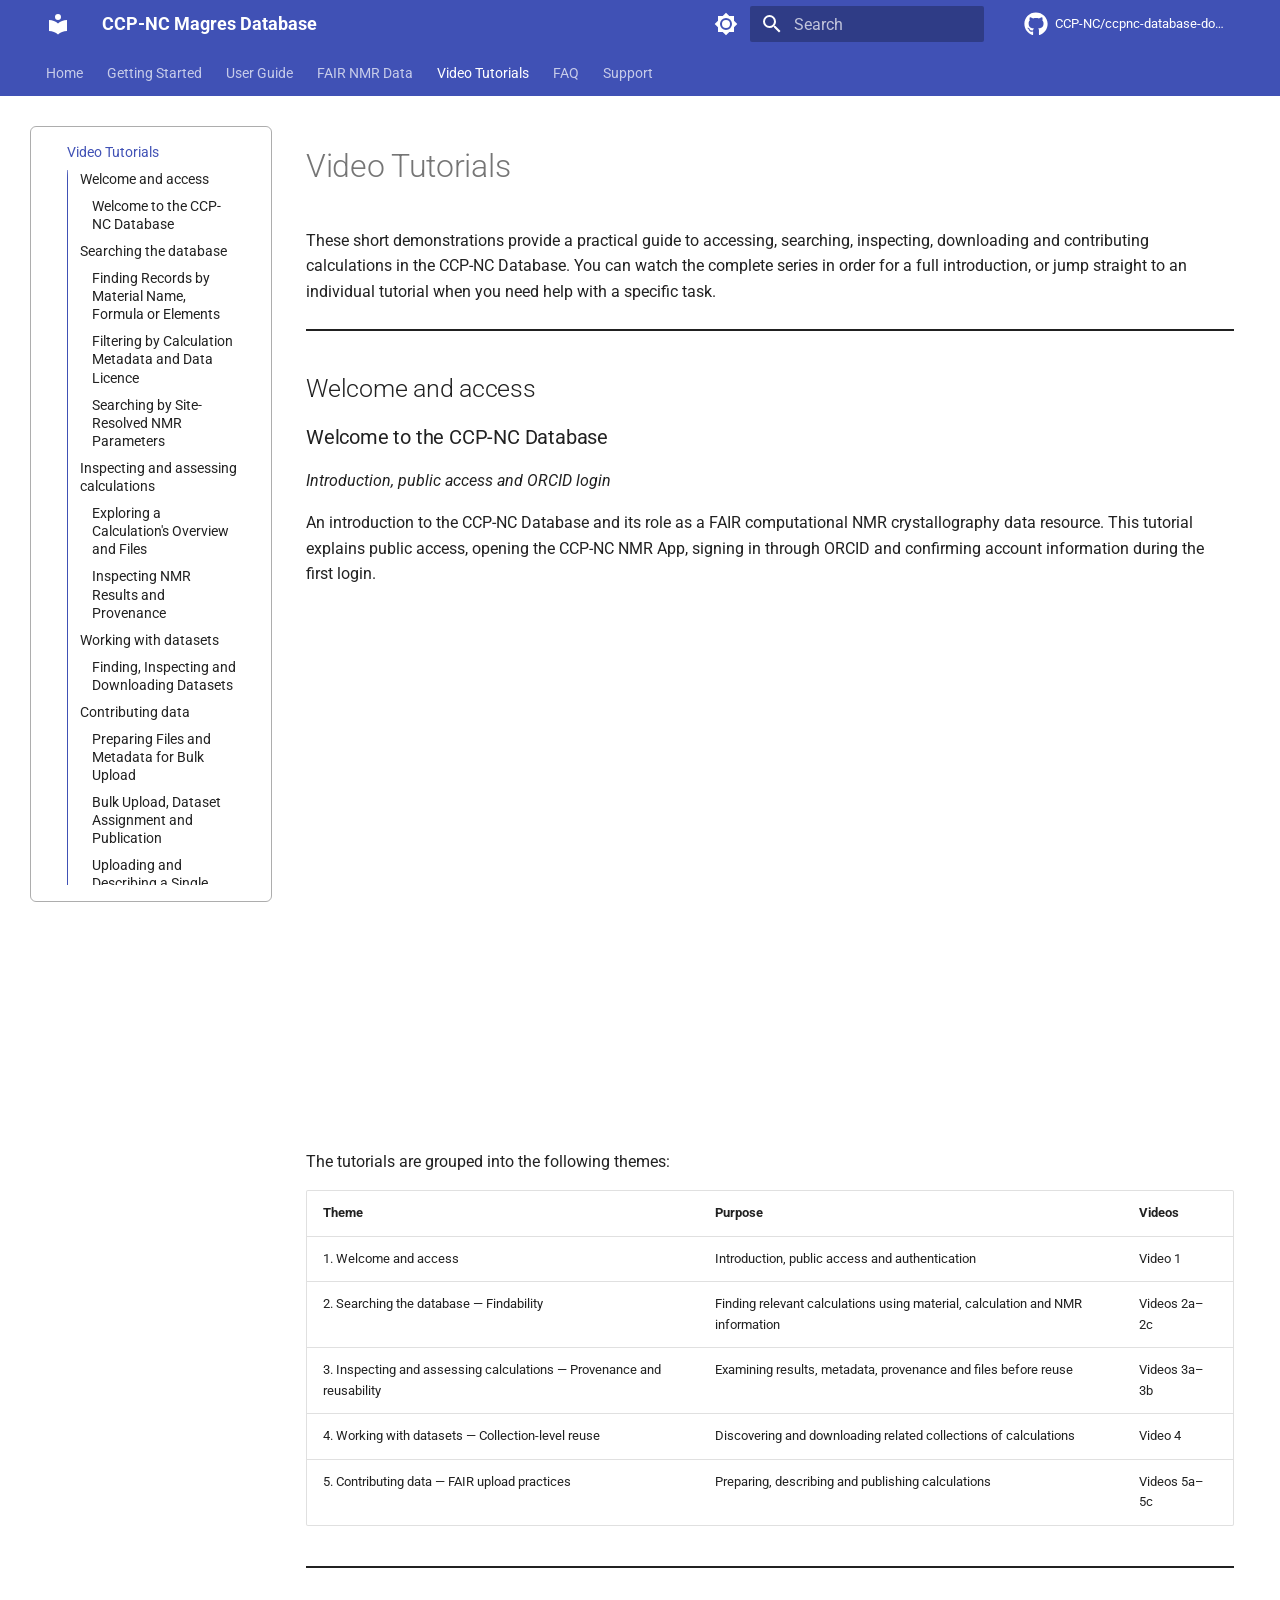
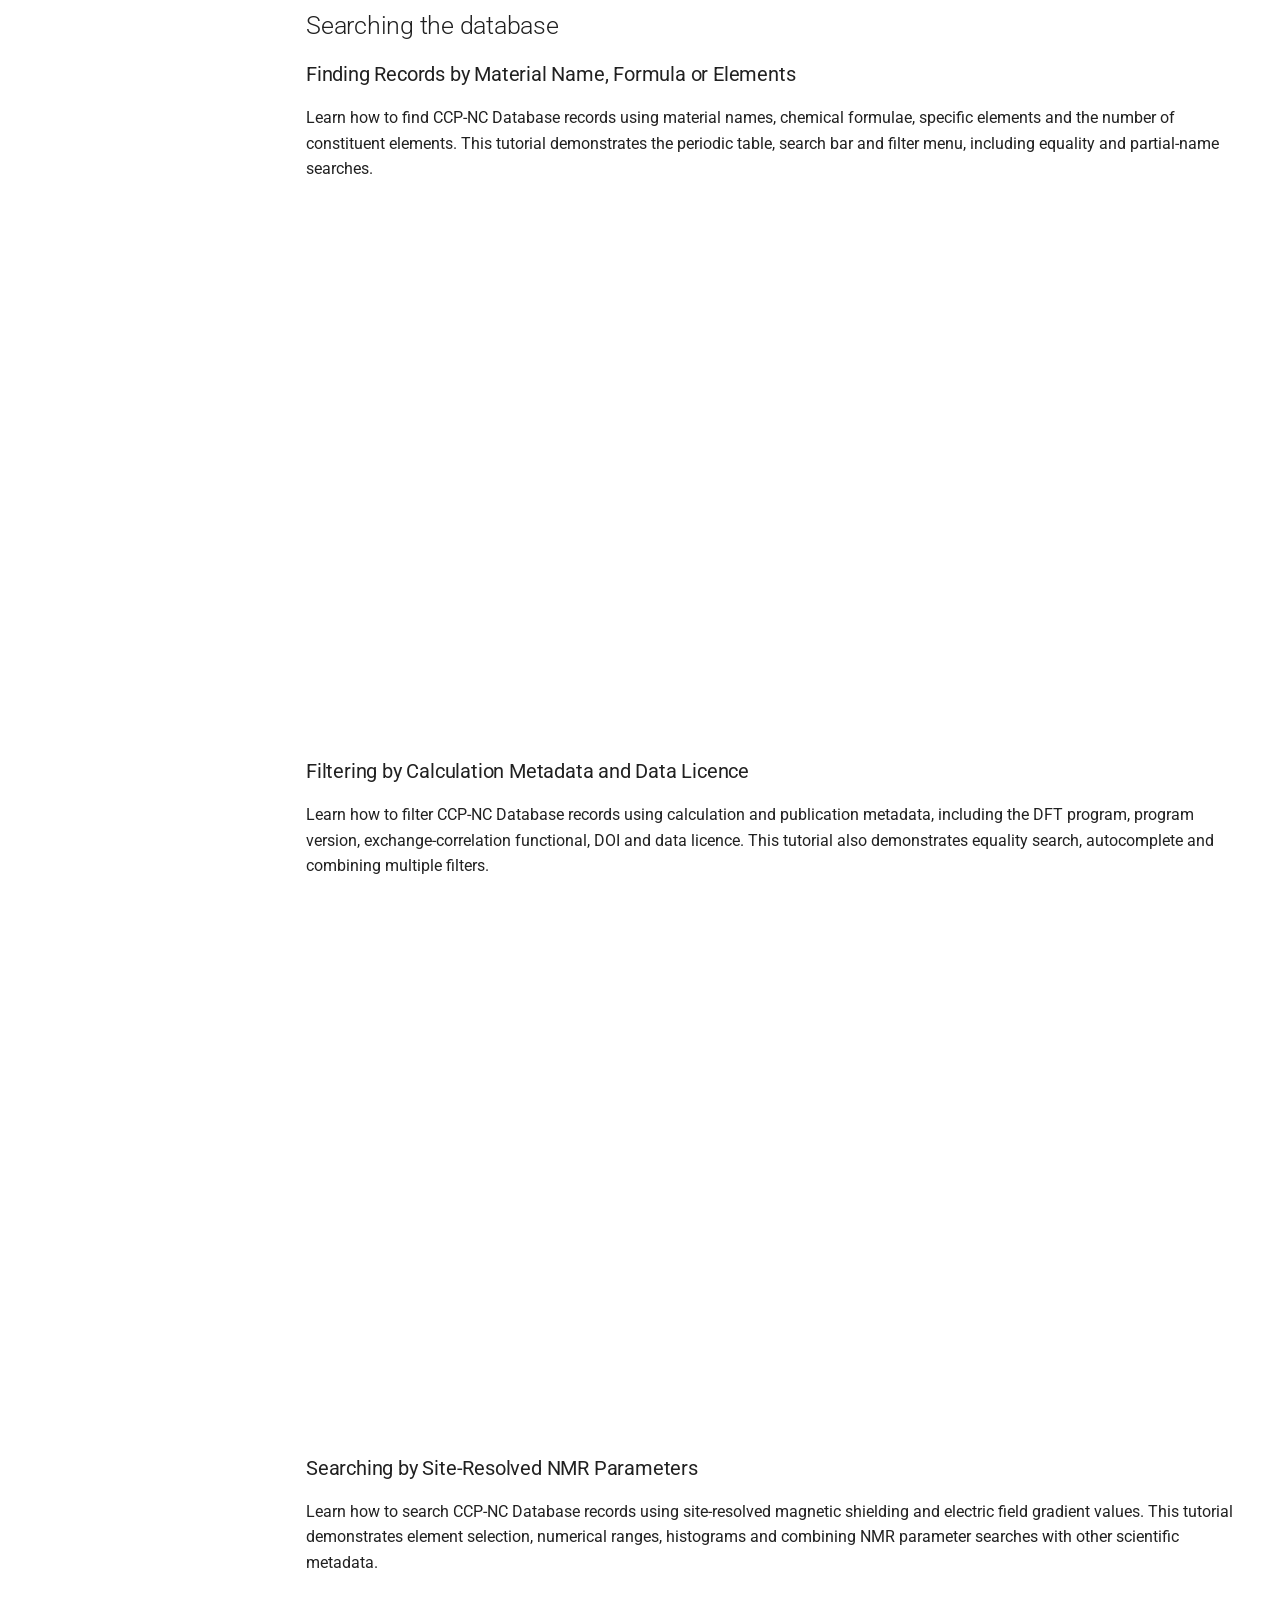
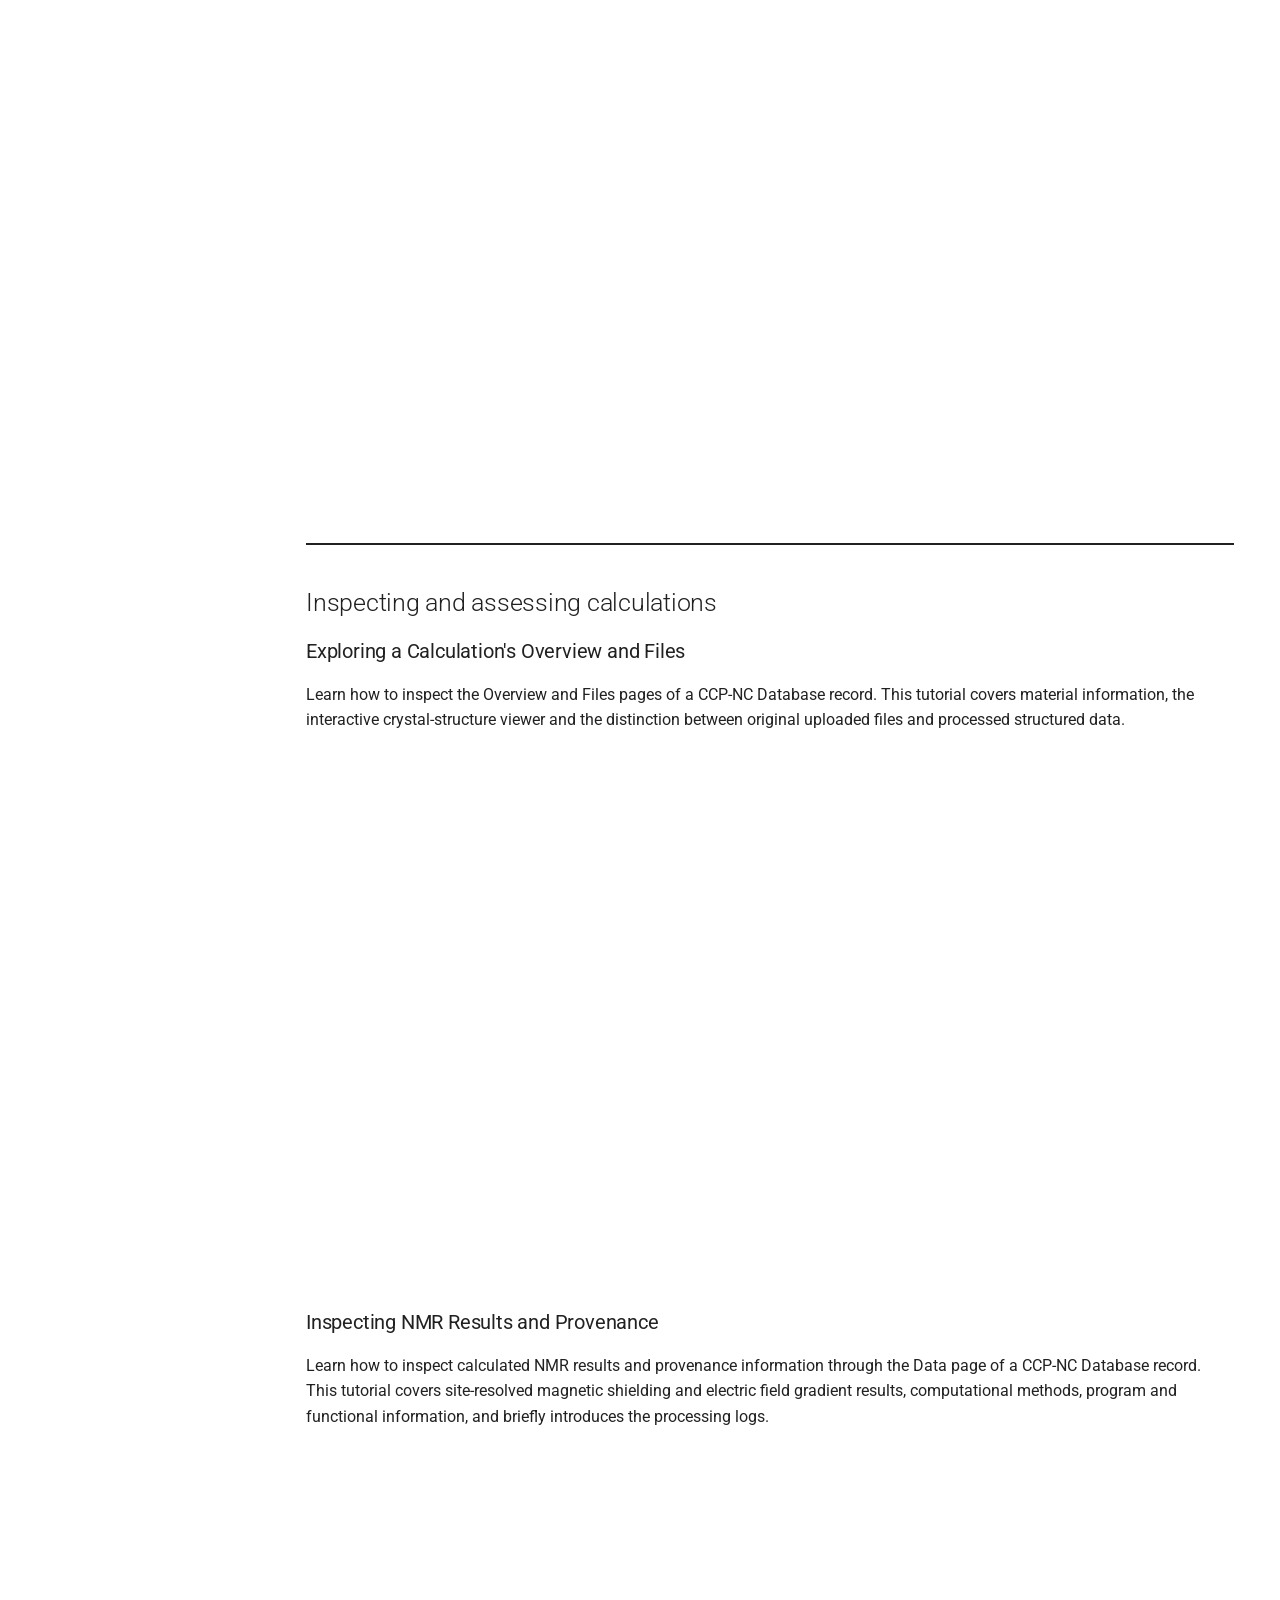
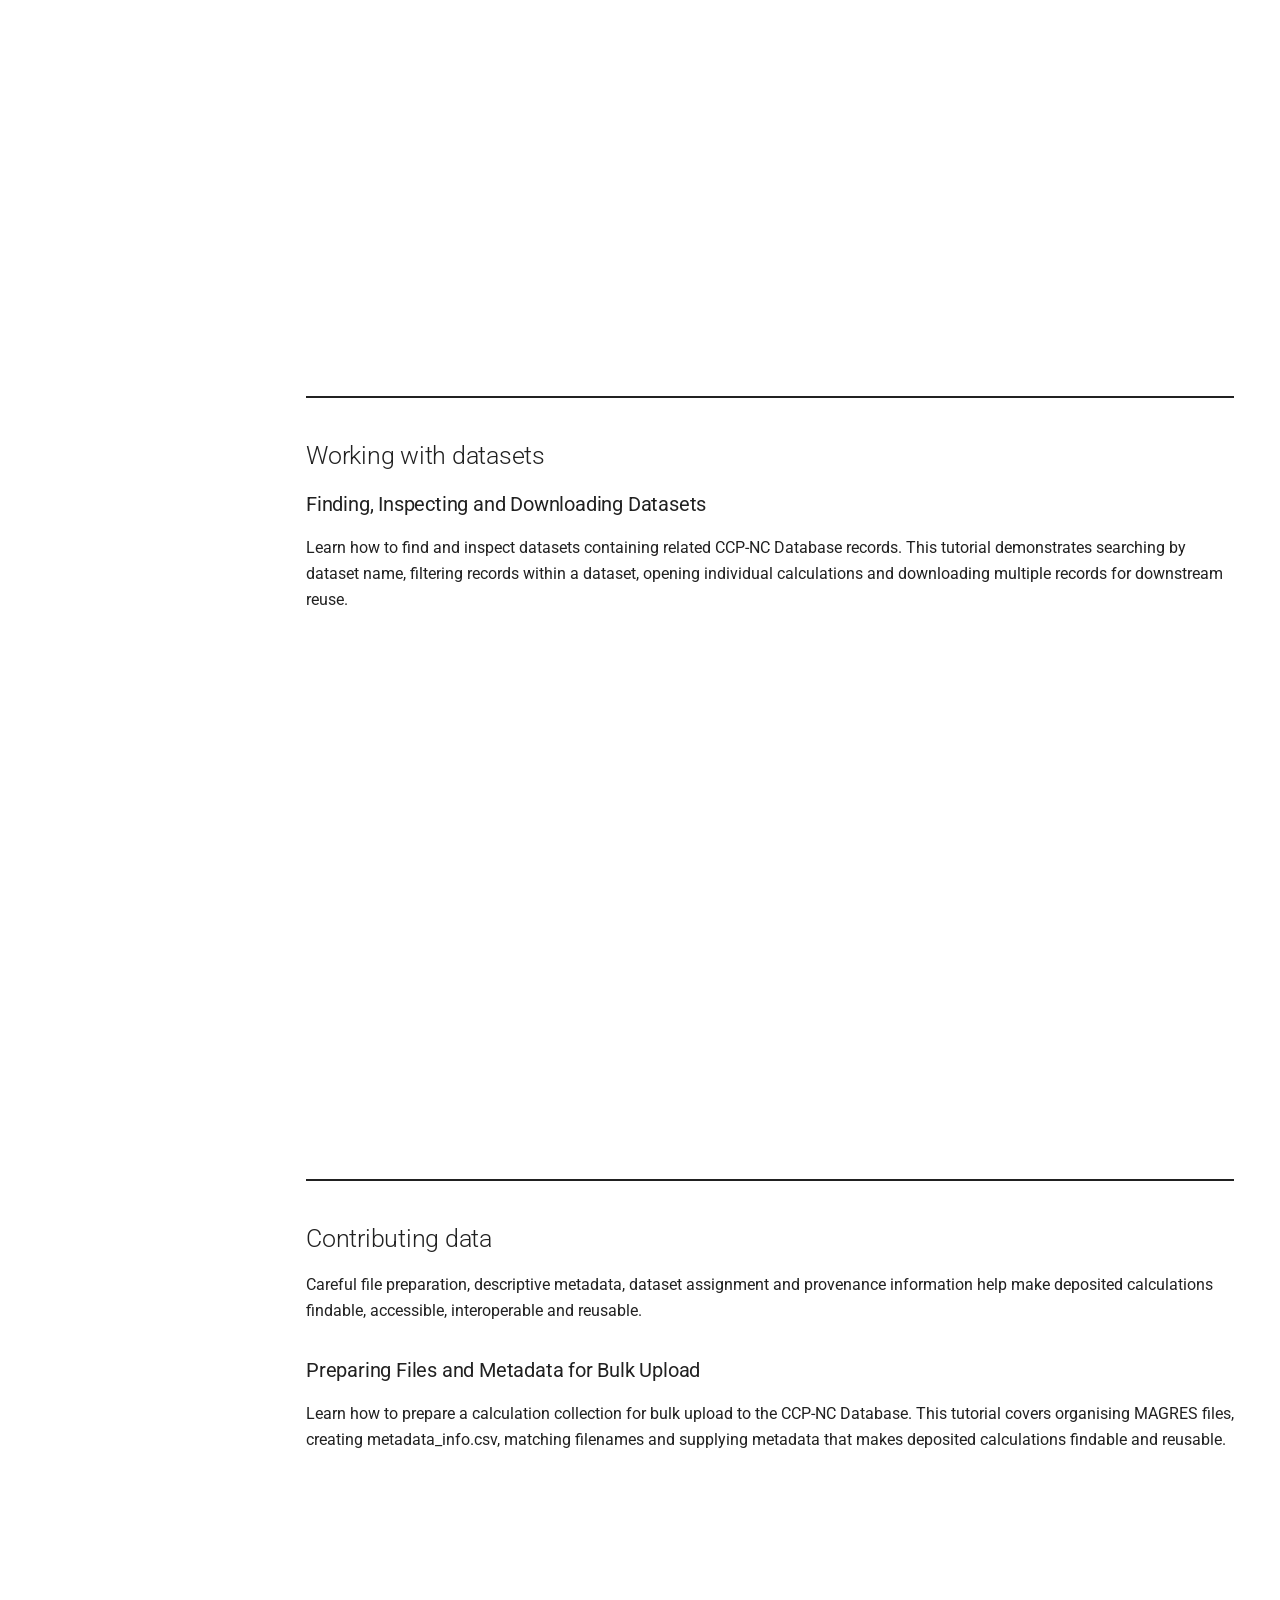
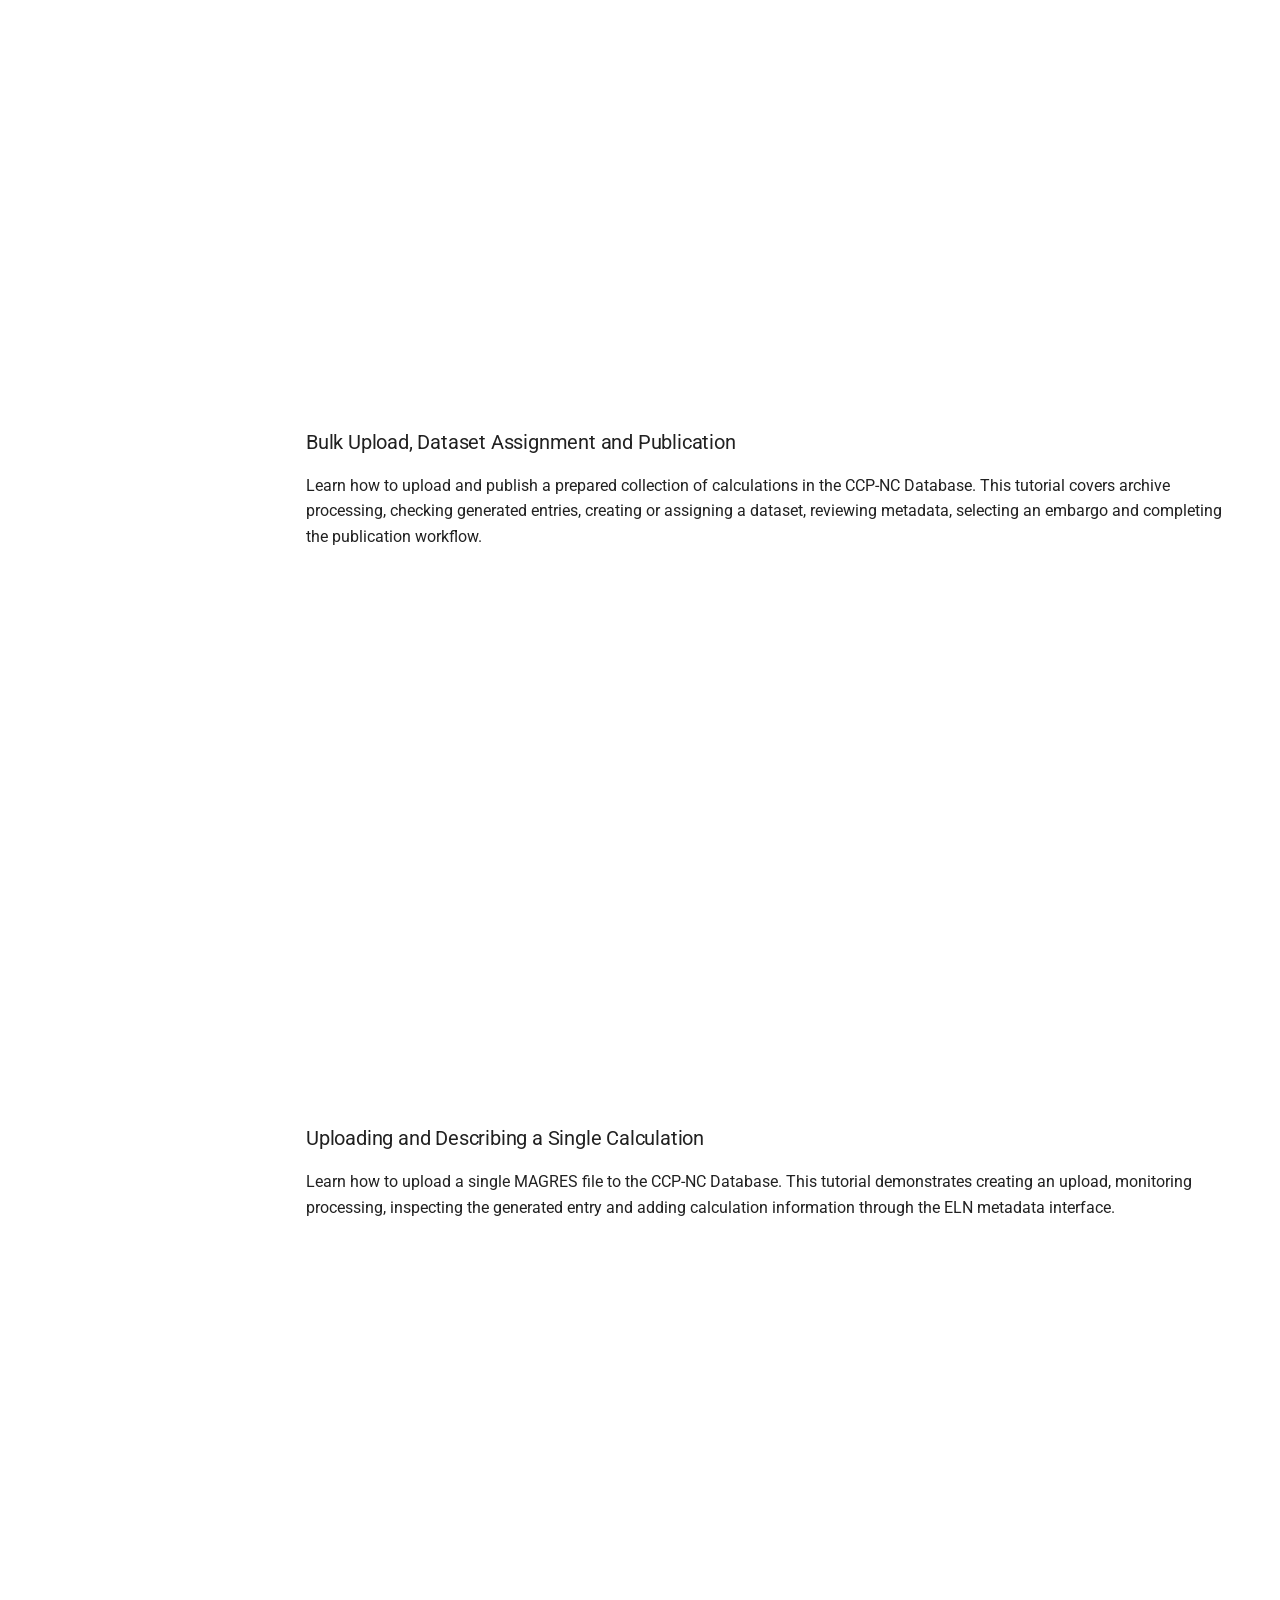
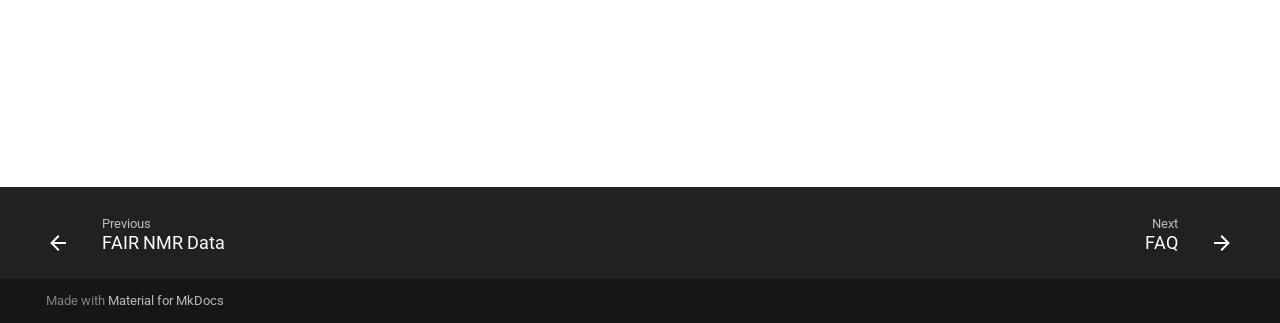
<file: video-tutorials/index.html>
<!doctype html>
<html lang="en" class="no-js">
  <head>
    
      <meta charset="utf-8">
      <meta name="viewport" content="width=device-width,initial-scale=1">
      
        <meta name="description" content="User documentation for the CCP-NC Magres Database (NOMAD Oasis)">
      
      
      
        <link rel="canonical" href="https://ccp-nc.github.io/ccpnc-database-documentation/video-tutorials/">
      
      
        <link rel="prev" href="../fair-nmr-data/">
      
      
        <link rel="next" href="../reference/faq/">
      
      
        
      
      
      <link rel="icon" href="../assets/images/favicon.png">
      <meta name="generator" content="mkdocs-1.6.1, mkdocs-material-9.7.7">
    
    
      
        <title>Video Tutorials - CCP-NC Magres Database</title>
      
    
    
      <link rel="stylesheet" href="../assets/stylesheets/main.ec1eaa64.min.css">
      
        
        <link rel="stylesheet" href="../assets/stylesheets/palette.ab4e12ef.min.css">
      
      


    
    
      
    
    
      
        
        
        <link rel="preconnect" href="https://fonts.gstatic.com" crossorigin>
        <link rel="stylesheet" href="https://fonts.googleapis.com/css?family=Roboto:300,300i,400,400i,700,700i%7CRoboto+Mono:400,400i,700,700i&display=fallback">
        <style>:root{--md-text-font:"Roboto";--md-code-font:"Roboto Mono"}</style>
      
    
    
      <link rel="stylesheet" href="../assets/stylesheets/extra.css">
    
    <script>__md_scope=new URL("..",location),__md_hash=e=>[...e].reduce(((e,_)=>(e<<5)-e+_.charCodeAt(0)),0),__md_get=(e,_=localStorage,t=__md_scope)=>JSON.parse(_.getItem(t.pathname+"."+e)),__md_set=(e,_,t=localStorage,a=__md_scope)=>{try{t.setItem(a.pathname+"."+e,JSON.stringify(_))}catch(e){}}</script>
    
      

    
    
  </head>
  
  
    
    
      
    
    
    
    
    <body dir="ltr" data-md-color-scheme="default" data-md-color-primary="indigo" data-md-color-accent="indigo">
  
    
    <input class="md-toggle" data-md-toggle="drawer" type="checkbox" id="__drawer" autocomplete="off">
    <input class="md-toggle" data-md-toggle="search" type="checkbox" id="__search" autocomplete="off">
    <label class="md-overlay" for="__drawer"></label>
    <div data-md-component="skip">
      
        
        <a href="#video-tutorials" class="md-skip">
          Skip to content
        </a>
      
    </div>
    <div data-md-component="announce">
      
    </div>
    
    
      

<header class="md-header" data-md-component="header">
  <nav class="md-header__inner md-grid" aria-label="Header">
    <a href=".." title="CCP-NC Magres Database" class="md-header__button md-logo" aria-label="CCP-NC Magres Database" data-md-component="logo">
      
  
  <svg xmlns="http://www.w3.org/2000/svg" viewBox="0 0 24 24"><path d="M12 8a3 3 0 0 0 3-3 3 3 0 0 0-3-3 3 3 0 0 0-3 3 3 3 0 0 0 3 3m0 3.54C9.64 9.35 6.5 8 3 8v11c3.5 0 6.64 1.35 9 3.54 2.36-2.19 5.5-3.54 9-3.54V8c-3.5 0-6.64 1.35-9 3.54"/></svg>

    </a>
    <label class="md-header__button md-icon" for="__drawer">
      
      <svg xmlns="http://www.w3.org/2000/svg" viewBox="0 0 24 24"><path d="M3 6h18v2H3zm0 5h18v2H3zm0 5h18v2H3z"/></svg>
    </label>
    <div class="md-header__title" data-md-component="header-title">
      <div class="md-header__ellipsis">
        <div class="md-header__topic">
          <span class="md-ellipsis">
            CCP-NC Magres Database
          </span>
        </div>
        <div class="md-header__topic" data-md-component="header-topic">
          <span class="md-ellipsis">
            
              Video Tutorials
            
          </span>
        </div>
      </div>
    </div>
    
      
        <form class="md-header__option" data-md-component="palette">
  
    
    
    
    <input class="md-option" data-md-color-media="(prefers-color-scheme: light)" data-md-color-scheme="default" data-md-color-primary="indigo" data-md-color-accent="indigo"  aria-label="Switch to dark mode"  type="radio" name="__palette" id="__palette_0">
    
      <label class="md-header__button md-icon" title="Switch to dark mode" for="__palette_1" hidden>
        <svg xmlns="http://www.w3.org/2000/svg" viewBox="0 0 24 24"><path d="M12 8a4 4 0 0 0-4 4 4 4 0 0 0 4 4 4 4 0 0 0 4-4 4 4 0 0 0-4-4m0 10a6 6 0 0 1-6-6 6 6 0 0 1 6-6 6 6 0 0 1 6 6 6 6 0 0 1-6 6m8-9.31V4h-4.69L12 .69 8.69 4H4v4.69L.69 12 4 15.31V20h4.69L12 23.31 15.31 20H20v-4.69L23.31 12z"/></svg>
      </label>
    
  
    
    
    
    <input class="md-option" data-md-color-media="(prefers-color-scheme: dark)" data-md-color-scheme="slate" data-md-color-primary="indigo" data-md-color-accent="indigo"  aria-label="Switch to light mode"  type="radio" name="__palette" id="__palette_1">
    
      <label class="md-header__button md-icon" title="Switch to light mode" for="__palette_0" hidden>
        <svg xmlns="http://www.w3.org/2000/svg" viewBox="0 0 24 24"><path d="M12 18c-.89 0-1.74-.2-2.5-.55C11.56 16.5 13 14.42 13 12s-1.44-4.5-3.5-5.45C10.26 6.2 11.11 6 12 6a6 6 0 0 1 6 6 6 6 0 0 1-6 6m8-9.31V4h-4.69L12 .69 8.69 4H4v4.69L.69 12 4 15.31V20h4.69L12 23.31 15.31 20H20v-4.69L23.31 12z"/></svg>
      </label>
    
  
</form>
      
    
    
      <script>var palette=__md_get("__palette");if(palette&&palette.color){if("(prefers-color-scheme)"===palette.color.media){var media=matchMedia("(prefers-color-scheme: light)"),input=document.querySelector(media.matches?"[data-md-color-media='(prefers-color-scheme: light)']":"[data-md-color-media='(prefers-color-scheme: dark)']");palette.color.media=input.getAttribute("data-md-color-media"),palette.color.scheme=input.getAttribute("data-md-color-scheme"),palette.color.primary=input.getAttribute("data-md-color-primary"),palette.color.accent=input.getAttribute("data-md-color-accent")}for(var[key,value]of Object.entries(palette.color))document.body.setAttribute("data-md-color-"+key,value)}</script>
    
    
    
      
      
        <label class="md-header__button md-icon" for="__search">
          
          <svg xmlns="http://www.w3.org/2000/svg" viewBox="0 0 24 24"><path d="M9.5 3A6.5 6.5 0 0 1 16 9.5c0 1.61-.59 3.09-1.56 4.23l.27.27h.79l5 5-1.5 1.5-5-5v-.79l-.27-.27A6.52 6.52 0 0 1 9.5 16 6.5 6.5 0 0 1 3 9.5 6.5 6.5 0 0 1 9.5 3m0 2C7 5 5 7 5 9.5S7 14 9.5 14 14 12 14 9.5 12 5 9.5 5"/></svg>
        </label>
        <div class="md-search" data-md-component="search" role="dialog">
  <label class="md-search__overlay" for="__search"></label>
  <div class="md-search__inner" role="search">
    <form class="md-search__form" name="search">
      <input type="text" class="md-search__input" name="query" aria-label="Search" placeholder="Search" autocapitalize="off" autocorrect="off" autocomplete="off" spellcheck="false" data-md-component="search-query" required>
      <label class="md-search__icon md-icon" for="__search">
        
        <svg xmlns="http://www.w3.org/2000/svg" viewBox="0 0 24 24"><path d="M9.5 3A6.5 6.5 0 0 1 16 9.5c0 1.61-.59 3.09-1.56 4.23l.27.27h.79l5 5-1.5 1.5-5-5v-.79l-.27-.27A6.52 6.52 0 0 1 9.5 16 6.5 6.5 0 0 1 3 9.5 6.5 6.5 0 0 1 9.5 3m0 2C7 5 5 7 5 9.5S7 14 9.5 14 14 12 14 9.5 12 5 9.5 5"/></svg>
        
        <svg xmlns="http://www.w3.org/2000/svg" viewBox="0 0 24 24"><path d="M20 11v2H8l5.5 5.5-1.42 1.42L4.16 12l7.92-7.92L13.5 5.5 8 11z"/></svg>
      </label>
      <nav class="md-search__options" aria-label="Search">
        
        <button type="reset" class="md-search__icon md-icon" title="Clear" aria-label="Clear" tabindex="-1">
          
          <svg xmlns="http://www.w3.org/2000/svg" viewBox="0 0 24 24"><path d="M19 6.41 17.59 5 12 10.59 6.41 5 5 6.41 10.59 12 5 17.59 6.41 19 12 13.41 17.59 19 19 17.59 13.41 12z"/></svg>
        </button>
      </nav>
      
        <div class="md-search__suggest" data-md-component="search-suggest"></div>
      
    </form>
    <div class="md-search__output">
      <div class="md-search__scrollwrap" tabindex="0" data-md-scrollfix>
        <div class="md-search-result" data-md-component="search-result">
          <div class="md-search-result__meta">
            Initializing search
          </div>
          <ol class="md-search-result__list" role="presentation"></ol>
        </div>
      </div>
    </div>
  </div>
</div>
      
    
    
      <div class="md-header__source">
        <a href="https://github.com/CCP-NC/ccpnc-database-documentation" title="Go to repository" class="md-source" data-md-component="source">
  <div class="md-source__icon md-icon">
    
    <svg xmlns="http://www.w3.org/2000/svg" viewBox="0 0 512 512"><!--! Font Awesome Free 7.1.0 by @fontawesome - https://fontawesome.com License - https://fontawesome.com/license/free (Icons: CC BY 4.0, Fonts: SIL OFL 1.1, Code: MIT License) Copyright 2025 Fonticons, Inc.--><path d="M173.9 397.4c0 2-2.3 3.6-5.2 3.6-3.3.3-5.6-1.3-5.6-3.6 0-2 2.3-3.6 5.2-3.6 3-.3 5.6 1.3 5.6 3.6m-31.1-4.5c-.7 2 1.3 4.3 4.3 4.9 2.6 1 5.6 0 6.2-2s-1.3-4.3-4.3-5.2c-2.6-.7-5.5.3-6.2 2.3m44.2-1.7c-2.9.7-4.9 2.6-4.6 4.9.3 2 2.9 3.3 5.9 2.6 2.9-.7 4.9-2.6 4.6-4.6-.3-1.9-3-3.2-5.9-2.9M252.8 8C114.1 8 8 113.3 8 252c0 110.9 69.8 205.8 169.5 239.2 12.8 2.3 17.3-5.6 17.3-12.1 0-6.2-.3-40.4-.3-61.4 0 0-70 15-84.7-29.8 0 0-11.4-29.1-27.8-36.6 0 0-22.9-15.7 1.6-15.4 0 0 24.9 2 38.6 25.8 21.9 38.6 58.6 27.5 72.9 20.9 2.3-16 8.8-27.1 16-33.7-55.9-6.2-112.3-14.3-112.3-110.5 0-27.5 7.6-41.3 23.6-58.9-2.6-6.5-11.1-33.3 2.6-67.9 20.9-6.5 69 27 69 27 20-5.6 41.5-8.5 62.8-8.5s42.8 2.9 62.8 8.5c0 0 48.1-33.6 69-27 13.7 34.7 5.2 61.4 2.6 67.9 16 17.7 25.8 31.5 25.8 58.9 0 96.5-58.9 104.2-114.8 110.5 9.2 7.9 17 22.9 17 46.4 0 33.7-.3 75.4-.3 83.6 0 6.5 4.6 14.4 17.3 12.1C436.2 457.8 504 362.9 504 252 504 113.3 391.5 8 252.8 8M105.2 352.9c-1.3 1-1 3.3.7 5.2 1.6 1.6 3.9 2.3 5.2 1 1.3-1 1-3.3-.7-5.2-1.6-1.6-3.9-2.3-5.2-1m-10.8-8.1c-.7 1.3.3 2.9 2.3 3.9 1.6 1 3.6.7 4.3-.7.7-1.3-.3-2.9-2.3-3.9-2-.6-3.6-.3-4.3.7m32.4 35.6c-1.6 1.3-1 4.3 1.3 6.2 2.3 2.3 5.2 2.6 6.5 1 1.3-1.3.7-4.3-1.3-6.2-2.2-2.3-5.2-2.6-6.5-1m-11.4-14.7c-1.6 1-1.6 3.6 0 5.9s4.3 3.3 5.6 2.3c1.6-1.3 1.6-3.9 0-6.2-1.4-2.3-4-3.3-5.6-2"/></svg>
  </div>
  <div class="md-source__repository">
    CCP-NC/ccpnc-database-documentation
  </div>
</a>
      </div>
    
  </nav>
  
</header>
    
    <div class="md-container" data-md-component="container">
      
      
        
          
            
<nav class="md-tabs" aria-label="Tabs" data-md-component="tabs">
  <div class="md-grid">
    <ul class="md-tabs__list">
      
        
  
  
  
  
    <li class="md-tabs__item">
      <a href=".." class="md-tabs__link">
        
  
  
    
  
  Home

      </a>
    </li>
  

      
        
  
  
  
  
    <li class="md-tabs__item">
      <a href="../getting-started/" class="md-tabs__link">
        
  
  
    
  
  Getting Started

      </a>
    </li>
  

      
        
  
  
  
  
    
    
      <li class="md-tabs__item">
        <a href="../user-guide/search/" class="md-tabs__link">
          
  
  
  User Guide

        </a>
      </li>
    
  

      
        
  
  
  
  
    <li class="md-tabs__item">
      <a href="../fair-nmr-data/" class="md-tabs__link">
        
  
  
    
  
  FAIR NMR Data

      </a>
    </li>
  

      
        
  
  
  
    
  
  
    <li class="md-tabs__item md-tabs__item--active">
      <a href="./" class="md-tabs__link">
        
  
  
    
  
  Video Tutorials

      </a>
    </li>
  

      
        
  
  
  
  
    <li class="md-tabs__item">
      <a href="../reference/faq/" class="md-tabs__link">
        
  
  
    
  
  FAQ

      </a>
    </li>
  

      
        
  
  
  
  
    <li class="md-tabs__item">
      <a href="../reference/support/" class="md-tabs__link">
        
  
  
    
  
  Support

      </a>
    </li>
  

      
    </ul>
  </div>
</nav>
          
        
      
      <main class="md-main" data-md-component="main">
        <div class="md-main__inner md-grid">
          
            
              
              <div class="md-sidebar md-sidebar--primary" data-md-component="sidebar" data-md-type="navigation" >
                <div class="md-sidebar__scrollwrap">
                  <div class="md-sidebar__inner">
                    


  


  

<nav class="md-nav md-nav--primary md-nav--lifted md-nav--integrated" aria-label="Navigation" data-md-level="0">
  <label class="md-nav__title" for="__drawer">
    <a href=".." title="CCP-NC Magres Database" class="md-nav__button md-logo" aria-label="CCP-NC Magres Database" data-md-component="logo">
      
  
  <svg xmlns="http://www.w3.org/2000/svg" viewBox="0 0 24 24"><path d="M12 8a3 3 0 0 0 3-3 3 3 0 0 0-3-3 3 3 0 0 0-3 3 3 3 0 0 0 3 3m0 3.54C9.64 9.35 6.5 8 3 8v11c3.5 0 6.64 1.35 9 3.54 2.36-2.19 5.5-3.54 9-3.54V8c-3.5 0-6.64 1.35-9 3.54"/></svg>

    </a>
    CCP-NC Magres Database
  </label>
  
    <div class="md-nav__source">
      <a href="https://github.com/CCP-NC/ccpnc-database-documentation" title="Go to repository" class="md-source" data-md-component="source">
  <div class="md-source__icon md-icon">
    
    <svg xmlns="http://www.w3.org/2000/svg" viewBox="0 0 512 512"><!--! Font Awesome Free 7.1.0 by @fontawesome - https://fontawesome.com License - https://fontawesome.com/license/free (Icons: CC BY 4.0, Fonts: SIL OFL 1.1, Code: MIT License) Copyright 2025 Fonticons, Inc.--><path d="M173.9 397.4c0 2-2.3 3.6-5.2 3.6-3.3.3-5.6-1.3-5.6-3.6 0-2 2.3-3.6 5.2-3.6 3-.3 5.6 1.3 5.6 3.6m-31.1-4.5c-.7 2 1.3 4.3 4.3 4.9 2.6 1 5.6 0 6.2-2s-1.3-4.3-4.3-5.2c-2.6-.7-5.5.3-6.2 2.3m44.2-1.7c-2.9.7-4.9 2.6-4.6 4.9.3 2 2.9 3.3 5.9 2.6 2.9-.7 4.9-2.6 4.6-4.6-.3-1.9-3-3.2-5.9-2.9M252.8 8C114.1 8 8 113.3 8 252c0 110.9 69.8 205.8 169.5 239.2 12.8 2.3 17.3-5.6 17.3-12.1 0-6.2-.3-40.4-.3-61.4 0 0-70 15-84.7-29.8 0 0-11.4-29.1-27.8-36.6 0 0-22.9-15.7 1.6-15.4 0 0 24.9 2 38.6 25.8 21.9 38.6 58.6 27.5 72.9 20.9 2.3-16 8.8-27.1 16-33.7-55.9-6.2-112.3-14.3-112.3-110.5 0-27.5 7.6-41.3 23.6-58.9-2.6-6.5-11.1-33.3 2.6-67.9 20.9-6.5 69 27 69 27 20-5.6 41.5-8.5 62.8-8.5s42.8 2.9 62.8 8.5c0 0 48.1-33.6 69-27 13.7 34.7 5.2 61.4 2.6 67.9 16 17.7 25.8 31.5 25.8 58.9 0 96.5-58.9 104.2-114.8 110.5 9.2 7.9 17 22.9 17 46.4 0 33.7-.3 75.4-.3 83.6 0 6.5 4.6 14.4 17.3 12.1C436.2 457.8 504 362.9 504 252 504 113.3 391.5 8 252.8 8M105.2 352.9c-1.3 1-1 3.3.7 5.2 1.6 1.6 3.9 2.3 5.2 1 1.3-1 1-3.3-.7-5.2-1.6-1.6-3.9-2.3-5.2-1m-10.8-8.1c-.7 1.3.3 2.9 2.3 3.9 1.6 1 3.6.7 4.3-.7.7-1.3-.3-2.9-2.3-3.9-2-.6-3.6-.3-4.3.7m32.4 35.6c-1.6 1.3-1 4.3 1.3 6.2 2.3 2.3 5.2 2.6 6.5 1 1.3-1.3.7-4.3-1.3-6.2-2.2-2.3-5.2-2.6-6.5-1m-11.4-14.7c-1.6 1-1.6 3.6 0 5.9s4.3 3.3 5.6 2.3c1.6-1.3 1.6-3.9 0-6.2-1.4-2.3-4-3.3-5.6-2"/></svg>
  </div>
  <div class="md-source__repository">
    CCP-NC/ccpnc-database-documentation
  </div>
</a>
    </div>
  
  <ul class="md-nav__list" data-md-scrollfix>
    
      
      
  
  
  
  
    <li class="md-nav__item">
      <a href=".." class="md-nav__link">
        
  
  
  <span class="md-ellipsis">
    
  
    Home
  

    
  </span>
  
  

      </a>
    </li>
  

    
      
      
  
  
  
  
    <li class="md-nav__item">
      <a href="../getting-started/" class="md-nav__link">
        
  
  
  <span class="md-ellipsis">
    
  
    Getting Started
  

    
  </span>
  
  

      </a>
    </li>
  

    
      
      
  
  
  
  
    
    
    
    
      
      
    
    
    <li class="md-nav__item md-nav__item--nested">
      
        
        
        <input class="md-nav__toggle md-toggle " type="checkbox" id="__nav_3" >
        
          
          <label class="md-nav__link" for="__nav_3" id="__nav_3_label" tabindex="0">
            
  
  
  <span class="md-ellipsis">
    
  
    User Guide
  

    
  </span>
  
  

            <span class="md-nav__icon md-icon"></span>
          </label>
        
        <nav class="md-nav" data-md-level="1" aria-labelledby="__nav_3_label" aria-expanded="false">
          <label class="md-nav__title" for="__nav_3">
            <span class="md-nav__icon md-icon"></span>
            
  
    User Guide
  

          </label>
          <ul class="md-nav__list" data-md-scrollfix>
            
              
                
  
  
  
  
    <li class="md-nav__item">
      <a href="../user-guide/search/" class="md-nav__link">
        
  
  
  <span class="md-ellipsis">
    
  
    Searching the Database
  

    
  </span>
  
  

      </a>
    </li>
  

              
            
              
                
  
  
  
  
    <li class="md-nav__item">
      <a href="../user-guide/results/" class="md-nav__link">
        
  
  
  <span class="md-ellipsis">
    
  
    Viewing Results
  

    
  </span>
  
  

      </a>
    </li>
  

              
            
              
                
  
  
  
  
    <li class="md-nav__item">
      <a href="../user-guide/upload/" class="md-nav__link">
        
  
  
  <span class="md-ellipsis">
    
  
    Uploading Data
  

    
  </span>
  
  

      </a>
    </li>
  

              
            
              
                
  
  
  
  
    <li class="md-nav__item">
      <a href="../user-guide/datasets/" class="md-nav__link">
        
  
  
  <span class="md-ellipsis">
    
  
    Datasets
  

    
  </span>
  
  

      </a>
    </li>
  

              
            
          </ul>
        </nav>
      
    </li>
  

    
      
      
  
  
  
  
    <li class="md-nav__item">
      <a href="../fair-nmr-data/" class="md-nav__link">
        
  
  
  <span class="md-ellipsis">
    
  
    FAIR NMR Data
  

    
  </span>
  
  

      </a>
    </li>
  

    
      
      
  
  
    
  
  
  
    <li class="md-nav__item md-nav__item--active">
      
      <input class="md-nav__toggle md-toggle" type="checkbox" id="__toc">
      
      
        
      
      
        <label class="md-nav__link md-nav__link--active" for="__toc">
          
  
  
  <span class="md-ellipsis">
    
  
    Video Tutorials
  

    
  </span>
  
  

          <span class="md-nav__icon md-icon"></span>
        </label>
      
      <a href="./" class="md-nav__link md-nav__link--active">
        
  
  
  <span class="md-ellipsis">
    
  
    Video Tutorials
  

    
  </span>
  
  

      </a>
      
        

<nav class="md-nav md-nav--secondary" aria-label="Table of contents">
  
  
  
    
  
  
    <label class="md-nav__title" for="__toc">
      <span class="md-nav__icon md-icon"></span>
      Table of contents
    </label>
    <ul class="md-nav__list" data-md-component="toc" data-md-scrollfix>
      
        <li class="md-nav__item">
  <a href="#welcome-and-access" class="md-nav__link">
    <span class="md-ellipsis">
      
        Welcome and access
      
    </span>
  </a>
  
    <nav class="md-nav" aria-label="Welcome and access">
      <ul class="md-nav__list">
        
          <li class="md-nav__item">
  <a href="#welcome-to-the-ccp-nc-database" class="md-nav__link">
    <span class="md-ellipsis">
      
        Welcome to the CCP-NC Database
      
    </span>
  </a>
  
</li>
        
      </ul>
    </nav>
  
</li>
      
        <li class="md-nav__item">
  <a href="#searching-the-database" class="md-nav__link">
    <span class="md-ellipsis">
      
        Searching the database
      
    </span>
  </a>
  
    <nav class="md-nav" aria-label="Searching the database">
      <ul class="md-nav__list">
        
          <li class="md-nav__item">
  <a href="#finding-records-by-material-name-formula-or-elements" class="md-nav__link">
    <span class="md-ellipsis">
      
        Finding Records by Material Name, Formula or Elements
      
    </span>
  </a>
  
</li>
        
          <li class="md-nav__item">
  <a href="#filtering-by-calculation-metadata-and-data-licence" class="md-nav__link">
    <span class="md-ellipsis">
      
        Filtering by Calculation Metadata and Data Licence
      
    </span>
  </a>
  
</li>
        
          <li class="md-nav__item">
  <a href="#searching-by-site-resolved-nmr-parameters" class="md-nav__link">
    <span class="md-ellipsis">
      
        Searching by Site-Resolved NMR Parameters
      
    </span>
  </a>
  
</li>
        
      </ul>
    </nav>
  
</li>
      
        <li class="md-nav__item">
  <a href="#inspecting-and-assessing-calculations" class="md-nav__link">
    <span class="md-ellipsis">
      
        Inspecting and assessing calculations
      
    </span>
  </a>
  
    <nav class="md-nav" aria-label="Inspecting and assessing calculations">
      <ul class="md-nav__list">
        
          <li class="md-nav__item">
  <a href="#exploring-a-calculations-overview-and-files" class="md-nav__link">
    <span class="md-ellipsis">
      
        Exploring a Calculation's Overview and Files
      
    </span>
  </a>
  
</li>
        
          <li class="md-nav__item">
  <a href="#inspecting-nmr-results-and-provenance" class="md-nav__link">
    <span class="md-ellipsis">
      
        Inspecting NMR Results and Provenance
      
    </span>
  </a>
  
</li>
        
      </ul>
    </nav>
  
</li>
      
        <li class="md-nav__item">
  <a href="#working-with-datasets" class="md-nav__link">
    <span class="md-ellipsis">
      
        Working with datasets
      
    </span>
  </a>
  
    <nav class="md-nav" aria-label="Working with datasets">
      <ul class="md-nav__list">
        
          <li class="md-nav__item">
  <a href="#finding-inspecting-and-downloading-datasets" class="md-nav__link">
    <span class="md-ellipsis">
      
        Finding, Inspecting and Downloading Datasets
      
    </span>
  </a>
  
</li>
        
      </ul>
    </nav>
  
</li>
      
        <li class="md-nav__item">
  <a href="#contributing-data" class="md-nav__link">
    <span class="md-ellipsis">
      
        Contributing data
      
    </span>
  </a>
  
    <nav class="md-nav" aria-label="Contributing data">
      <ul class="md-nav__list">
        
          <li class="md-nav__item">
  <a href="#preparing-files-and-metadata-for-bulk-upload" class="md-nav__link">
    <span class="md-ellipsis">
      
        Preparing Files and Metadata for Bulk Upload
      
    </span>
  </a>
  
</li>
        
          <li class="md-nav__item">
  <a href="#bulk-upload-dataset-assignment-and-publication" class="md-nav__link">
    <span class="md-ellipsis">
      
        Bulk Upload, Dataset Assignment and Publication
      
    </span>
  </a>
  
</li>
        
          <li class="md-nav__item">
  <a href="#uploading-and-describing-a-single-calculation" class="md-nav__link">
    <span class="md-ellipsis">
      
        Uploading and Describing a Single Calculation
      
    </span>
  </a>
  
</li>
        
      </ul>
    </nav>
  
</li>
      
    </ul>
  
</nav>
      
    </li>
  

    
      
      
  
  
  
  
    <li class="md-nav__item">
      <a href="../reference/faq/" class="md-nav__link">
        
  
  
  <span class="md-ellipsis">
    
  
    FAQ
  

    
  </span>
  
  

      </a>
    </li>
  

    
      
      
  
  
  
  
    <li class="md-nav__item">
      <a href="../reference/support/" class="md-nav__link">
        
  
  
  <span class="md-ellipsis">
    
  
    Support
  

    
  </span>
  
  

      </a>
    </li>
  

    
  </ul>
</nav>
                  </div>
                </div>
              </div>
            
            
          
          
            <div class="md-content" data-md-component="content">
              
              <article class="md-content__inner md-typeset">
                
                  


  
  


<h1 id="video-tutorials">Video Tutorials<a class="headerlink" href="#video-tutorials" title="Permanent link">&para;</a></h1>
<p>These short demonstrations provide a practical guide to accessing, searching, inspecting, downloading and contributing calculations in the CCP-NC Database. You can watch the complete series in order for a full introduction, or jump straight to an individual tutorial when you need help with a specific task.</p>
<hr />
<h2 id="welcome-and-access">Welcome and access<a class="headerlink" href="#welcome-and-access" title="Permanent link">&para;</a></h2>
<h3 id="welcome-to-the-ccp-nc-database">Welcome to the CCP-NC Database<a class="headerlink" href="#welcome-to-the-ccp-nc-database" title="Permanent link">&para;</a></h3>
<p><em>Introduction, public access and ORCID login</em></p>
<p>An introduction to the CCP-NC Database and its role as a FAIR computational NMR crystallography data resource. This tutorial explains public access, opening the CCP-NC NMR App, signing in through ORCID and confirming account information during the first login.</p>
<div class="video-embed">
  <iframe src="https://www.youtube-nocookie.com/embed/AqFf-P4d6C4" title="Welcome to the CCP-NC Database" loading="lazy" allow="accelerometer; encrypted-media; gyroscope; picture-in-picture" allowfullscreen></iframe>
</div>

<p>The tutorials are grouped into the following themes:</p>
<table>
<thead>
<tr>
<th>Theme</th>
<th>Purpose</th>
<th>Videos</th>
</tr>
</thead>
<tbody>
<tr>
<td>1. Welcome and access</td>
<td>Introduction, public access and authentication</td>
<td>Video 1</td>
</tr>
<tr>
<td>2. Searching the database — Findability</td>
<td>Finding relevant calculations using material, calculation and NMR information</td>
<td>Videos 2a–2c</td>
</tr>
<tr>
<td>3. Inspecting and assessing calculations — Provenance and reusability</td>
<td>Examining results, metadata, provenance and files before reuse</td>
<td>Videos 3a–3b</td>
</tr>
<tr>
<td>4. Working with datasets — Collection-level reuse</td>
<td>Discovering and downloading related collections of calculations</td>
<td>Video 4</td>
</tr>
<tr>
<td>5. Contributing data — FAIR upload practices</td>
<td>Preparing, describing and publishing calculations</td>
<td>Videos 5a–5c</td>
</tr>
</tbody>
</table>
<hr />
<h2 id="searching-the-database">Searching the database<a class="headerlink" href="#searching-the-database" title="Permanent link">&para;</a></h2>
<h3 id="finding-records-by-material-name-formula-or-elements">Finding Records by Material Name, Formula or Elements<a class="headerlink" href="#finding-records-by-material-name-formula-or-elements" title="Permanent link">&para;</a></h3>
<p>Learn how to find CCP-NC Database records using material names, chemical formulae, specific elements and the number of constituent elements. This tutorial demonstrates the periodic table, search bar and filter menu, including equality and partial-name searches.</p>
<div class="video-embed">
  <iframe src="https://www.youtube-nocookie.com/embed/q8A08NwYew4" title="Finding Records by Material Name, Formula or Elements" loading="lazy" allow="accelerometer; encrypted-media; gyroscope; picture-in-picture" allowfullscreen></iframe>
</div>

<h3 id="filtering-by-calculation-metadata-and-data-licence">Filtering by Calculation Metadata and Data Licence<a class="headerlink" href="#filtering-by-calculation-metadata-and-data-licence" title="Permanent link">&para;</a></h3>
<p>Learn how to filter CCP-NC Database records using calculation and publication metadata, including the DFT program, program version, exchange-correlation functional, DOI and data licence. This tutorial also demonstrates equality search, autocomplete and combining multiple filters.</p>
<div class="video-embed">
  <iframe src="https://www.youtube-nocookie.com/embed/H4Jpf1kM19o" title="Filtering by Calculation Metadata and Data Licence" loading="lazy" allow="accelerometer; encrypted-media; gyroscope; picture-in-picture" allowfullscreen></iframe>
</div>

<h3 id="searching-by-site-resolved-nmr-parameters">Searching by Site-Resolved NMR Parameters<a class="headerlink" href="#searching-by-site-resolved-nmr-parameters" title="Permanent link">&para;</a></h3>
<p>Learn how to search CCP-NC Database records using site-resolved magnetic shielding and electric field gradient values. This tutorial demonstrates element selection, numerical ranges, histograms and combining NMR parameter searches with other scientific metadata.</p>
<div class="video-embed">
  <iframe src="https://www.youtube-nocookie.com/embed/IFQ6Yo7RiwU" title="Searching by Site-Resolved NMR Parameters" loading="lazy" allow="accelerometer; encrypted-media; gyroscope; picture-in-picture" allowfullscreen></iframe>
</div>

<hr />
<h2 id="inspecting-and-assessing-calculations">Inspecting and assessing calculations<a class="headerlink" href="#inspecting-and-assessing-calculations" title="Permanent link">&para;</a></h2>
<h3 id="exploring-a-calculations-overview-and-files">Exploring a Calculation's Overview and Files<a class="headerlink" href="#exploring-a-calculations-overview-and-files" title="Permanent link">&para;</a></h3>
<p>Learn how to inspect the Overview and Files pages of a CCP-NC Database record. This tutorial covers material information, the interactive crystal-structure viewer and the distinction between original uploaded files and processed structured data.</p>
<div class="video-embed">
  <iframe src="https://www.youtube-nocookie.com/embed/LfhfYcxpNSE" title="Exploring a Calculation's Overview and Files" loading="lazy" allow="accelerometer; encrypted-media; gyroscope; picture-in-picture" allowfullscreen></iframe>
</div>

<h3 id="inspecting-nmr-results-and-provenance">Inspecting NMR Results and Provenance<a class="headerlink" href="#inspecting-nmr-results-and-provenance" title="Permanent link">&para;</a></h3>
<p>Learn how to inspect calculated NMR results and provenance information through the Data page of a CCP-NC Database record. This tutorial covers site-resolved magnetic shielding and electric field gradient results, computational methods, program and functional information, and briefly introduces the processing logs.</p>
<div class="video-embed">
  <iframe src="https://www.youtube-nocookie.com/embed/GeN4cCEj1t0" title="Inspecting NMR Results and Provenance" loading="lazy" allow="accelerometer; encrypted-media; gyroscope; picture-in-picture" allowfullscreen></iframe>
</div>

<hr />
<h2 id="working-with-datasets">Working with datasets<a class="headerlink" href="#working-with-datasets" title="Permanent link">&para;</a></h2>
<h3 id="finding-inspecting-and-downloading-datasets">Finding, Inspecting and Downloading Datasets<a class="headerlink" href="#finding-inspecting-and-downloading-datasets" title="Permanent link">&para;</a></h3>
<p>Learn how to find and inspect datasets containing related CCP-NC Database records. This tutorial demonstrates searching by dataset name, filtering records within a dataset, opening individual calculations and downloading multiple records for downstream reuse.</p>
<div class="video-embed">
  <iframe src="https://www.youtube-nocookie.com/embed/ZDHu2XOMy6A" title="Finding, Inspecting and Downloading Datasets" loading="lazy" allow="accelerometer; encrypted-media; gyroscope; picture-in-picture" allowfullscreen></iframe>
</div>

<hr />
<h2 id="contributing-data">Contributing data<a class="headerlink" href="#contributing-data" title="Permanent link">&para;</a></h2>
<p>Careful file preparation, descriptive metadata, dataset assignment and provenance information help make deposited calculations findable, accessible, interoperable and reusable.</p>
<h3 id="preparing-files-and-metadata-for-bulk-upload">Preparing Files and Metadata for Bulk Upload<a class="headerlink" href="#preparing-files-and-metadata-for-bulk-upload" title="Permanent link">&para;</a></h3>
<p>Learn how to prepare a calculation collection for bulk upload to the CCP-NC Database. This tutorial covers organising MAGRES files, creating metadata_info.csv, matching filenames and supplying metadata that makes deposited calculations findable and reusable.</p>
<div class="video-embed">
  <iframe src="https://www.youtube-nocookie.com/embed/bmIiDvK5qVk" title="Preparing Files and Metadata for Bulk Upload" loading="lazy" allow="accelerometer; encrypted-media; gyroscope; picture-in-picture" allowfullscreen></iframe>
</div>

<h3 id="bulk-upload-dataset-assignment-and-publication">Bulk Upload, Dataset Assignment and Publication<a class="headerlink" href="#bulk-upload-dataset-assignment-and-publication" title="Permanent link">&para;</a></h3>
<p>Learn how to upload and publish a prepared collection of calculations in the CCP-NC Database. This tutorial covers archive processing, checking generated entries, creating or assigning a dataset, reviewing metadata, selecting an embargo and completing the publication workflow.</p>
<div class="video-embed">
  <iframe src="https://www.youtube-nocookie.com/embed/7gLpTy2fsiQ" title="Bulk Upload, Dataset Assignment and Publication" loading="lazy" allow="accelerometer; encrypted-media; gyroscope; picture-in-picture" allowfullscreen></iframe>
</div>

<h3 id="uploading-and-describing-a-single-calculation">Uploading and Describing a Single Calculation<a class="headerlink" href="#uploading-and-describing-a-single-calculation" title="Permanent link">&para;</a></h3>
<p>Learn how to upload a single MAGRES file to the CCP-NC Database. This tutorial demonstrates creating an upload, monitoring processing, inspecting the generated entry and adding calculation information through the ELN metadata interface.</p>
<div class="video-embed">
  <iframe src="https://www.youtube-nocookie.com/embed/XC-Ty6Bhyo4" title="Uploading and Describing a Single Calculation" loading="lazy" allow="accelerometer; encrypted-media; gyroscope; picture-in-picture" allowfullscreen></iframe>
</div>












                
              </article>
            </div>
          
          
  <script>var tabs=__md_get("__tabs");if(Array.isArray(tabs))e:for(var set of document.querySelectorAll(".tabbed-set")){var labels=set.querySelector(".tabbed-labels");for(var tab of tabs)for(var label of labels.getElementsByTagName("label"))if(label.innerText.trim()===tab){var input=document.getElementById(label.htmlFor);input.checked=!0;continue e}}</script>

<script>var target=document.getElementById(location.hash.slice(1));target&&target.name&&(target.checked=target.name.startsWith("__tabbed_"))</script>
        </div>
        
          <button type="button" class="md-top md-icon" data-md-component="top" hidden>
  
  <svg xmlns="http://www.w3.org/2000/svg" viewBox="0 0 24 24"><path d="M13 20h-2V8l-5.5 5.5-1.42-1.42L12 4.16l7.92 7.92-1.42 1.42L13 8z"/></svg>
  Back to top
</button>
        
      </main>
      
        <footer class="md-footer">
  
    
      
      <nav class="md-footer__inner md-grid" aria-label="Footer" >
        
          
          <a href="../fair-nmr-data/" class="md-footer__link md-footer__link--prev" aria-label="Previous: FAIR NMR Data">
            <div class="md-footer__button md-icon">
              
              <svg xmlns="http://www.w3.org/2000/svg" viewBox="0 0 24 24"><path d="M20 11v2H8l5.5 5.5-1.42 1.42L4.16 12l7.92-7.92L13.5 5.5 8 11z"/></svg>
            </div>
            <div class="md-footer__title">
              <span class="md-footer__direction">
                Previous
              </span>
              <div class="md-ellipsis">
                FAIR NMR Data
              </div>
            </div>
          </a>
        
        
          
          <a href="../reference/faq/" class="md-footer__link md-footer__link--next" aria-label="Next: FAQ">
            <div class="md-footer__title">
              <span class="md-footer__direction">
                Next
              </span>
              <div class="md-ellipsis">
                FAQ
              </div>
            </div>
            <div class="md-footer__button md-icon">
              
              <svg xmlns="http://www.w3.org/2000/svg" viewBox="0 0 24 24"><path d="M4 11v2h12l-5.5 5.5 1.42 1.42L19.84 12l-7.92-7.92L10.5 5.5 16 11z"/></svg>
            </div>
          </a>
        
      </nav>
    
  
  <div class="md-footer-meta md-typeset">
    <div class="md-footer-meta__inner md-grid">
      <div class="md-copyright">
  
  
    Made with
    <a href="https://squidfunk.github.io/mkdocs-material/" target="_blank" rel="noopener">
      Material for MkDocs
    </a>
  
</div>
      
    </div>
  </div>
</footer>
      
    </div>
    <div class="md-dialog" data-md-component="dialog">
      <div class="md-dialog__inner md-typeset"></div>
    </div>
    
    
    
      
      
      <script id="__config" type="application/json">{"annotate": null, "base": "..", "features": ["navigation.tabs", "navigation.top", "navigation.footer", "search.suggest", "search.highlight", "content.code.copy", "content.tabs.link", "toc.follow", "toc.integrate"], "search": "../assets/javascripts/workers/search.2c215733.min.js", "tags": null, "translations": {"clipboard.copied": "Copied to clipboard", "clipboard.copy": "Copy to clipboard", "search.result.more.one": "1 more on this page", "search.result.more.other": "# more on this page", "search.result.none": "No matching documents", "search.result.one": "1 matching document", "search.result.other": "# matching documents", "search.result.placeholder": "Type to start searching", "search.result.term.missing": "Missing", "select.version": "Select version"}, "version": null}</script>
    
    
      <script src="../assets/javascripts/bundle.d7400e89.min.js"></script>
      
    
  </body>
</html>
</file>
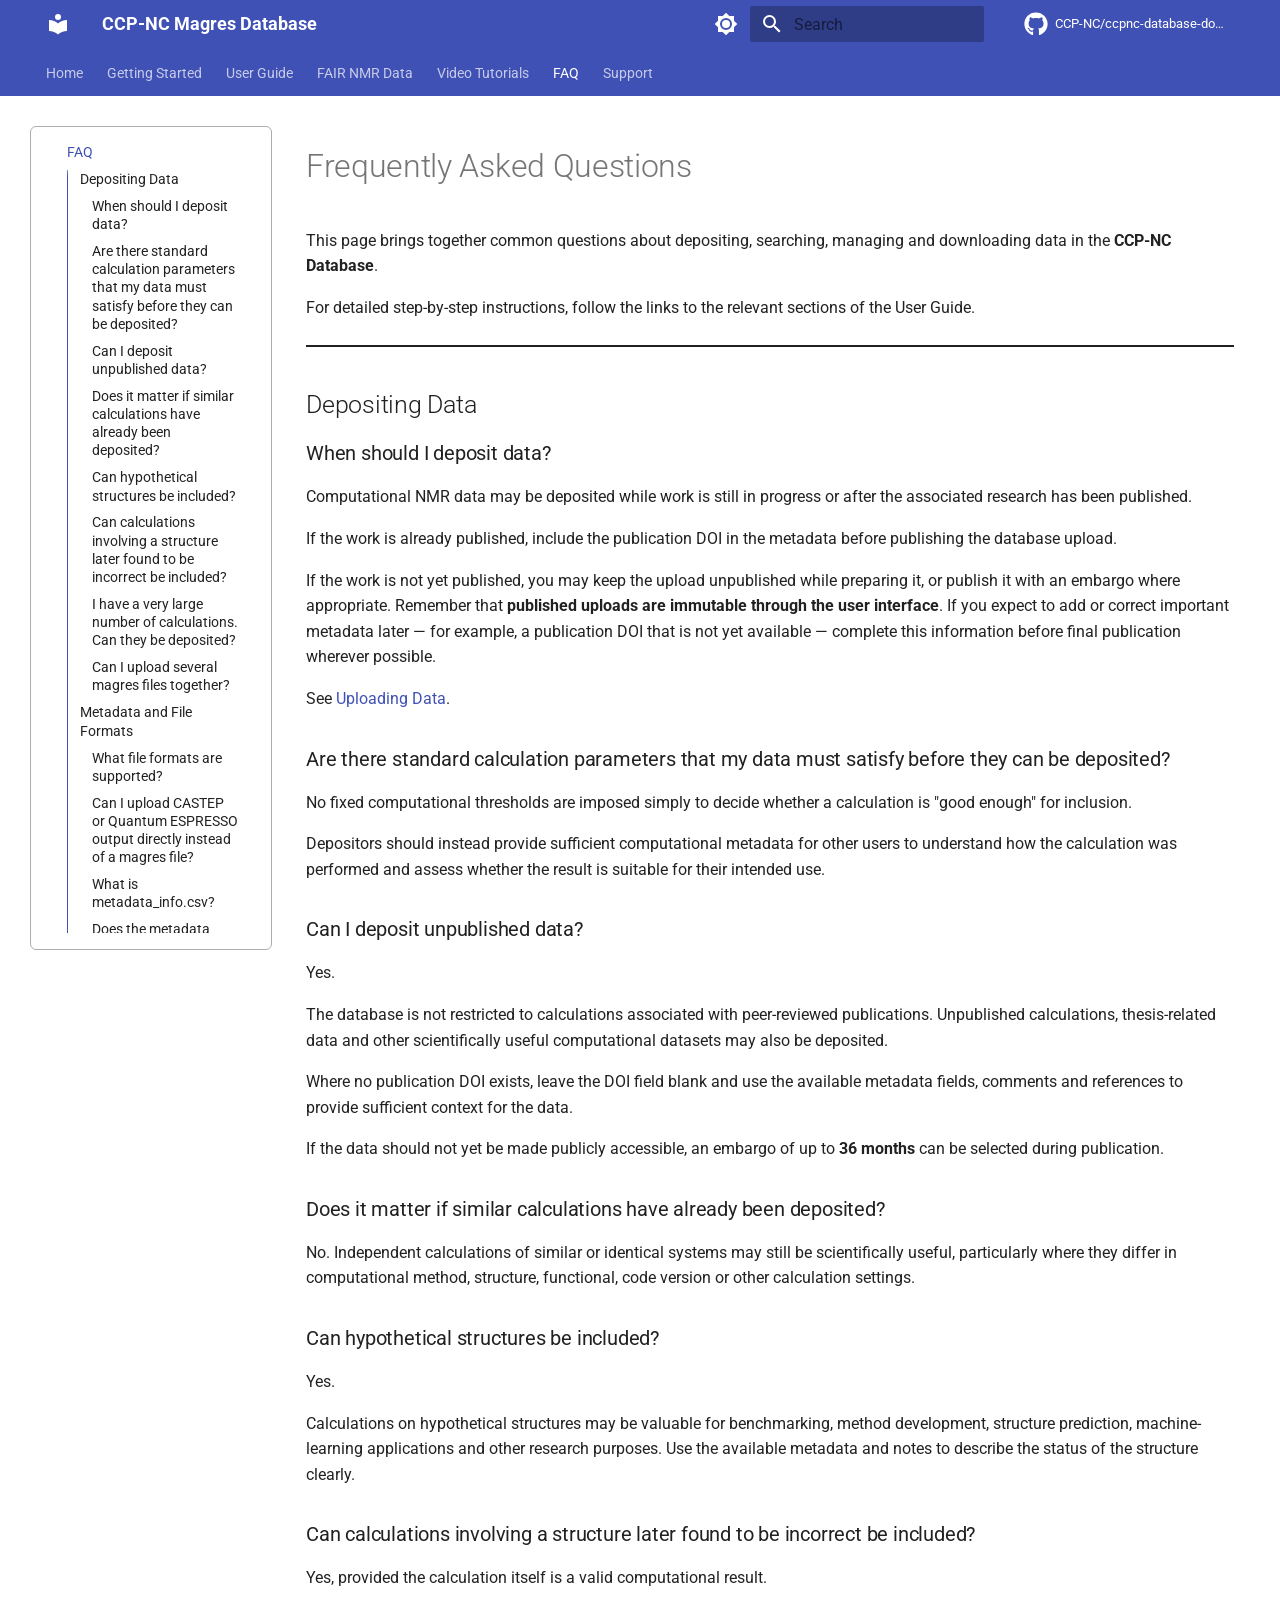
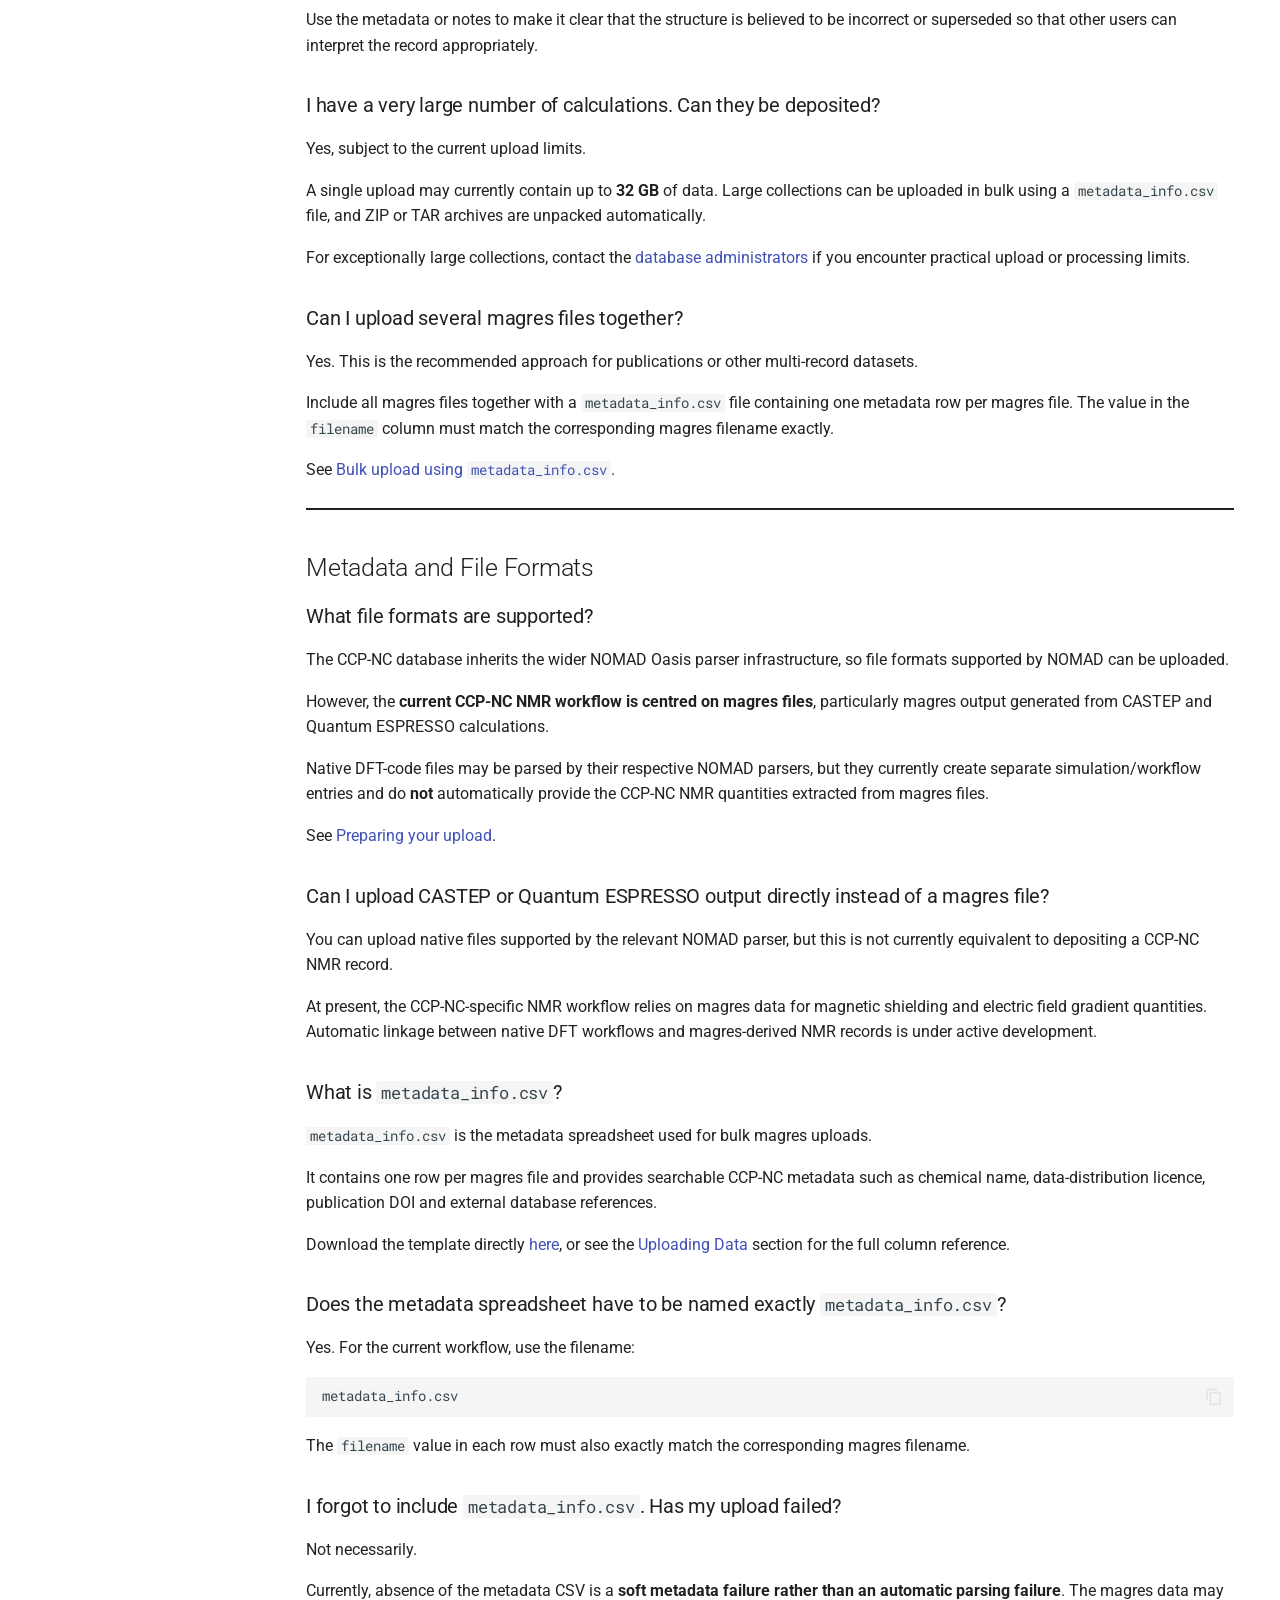
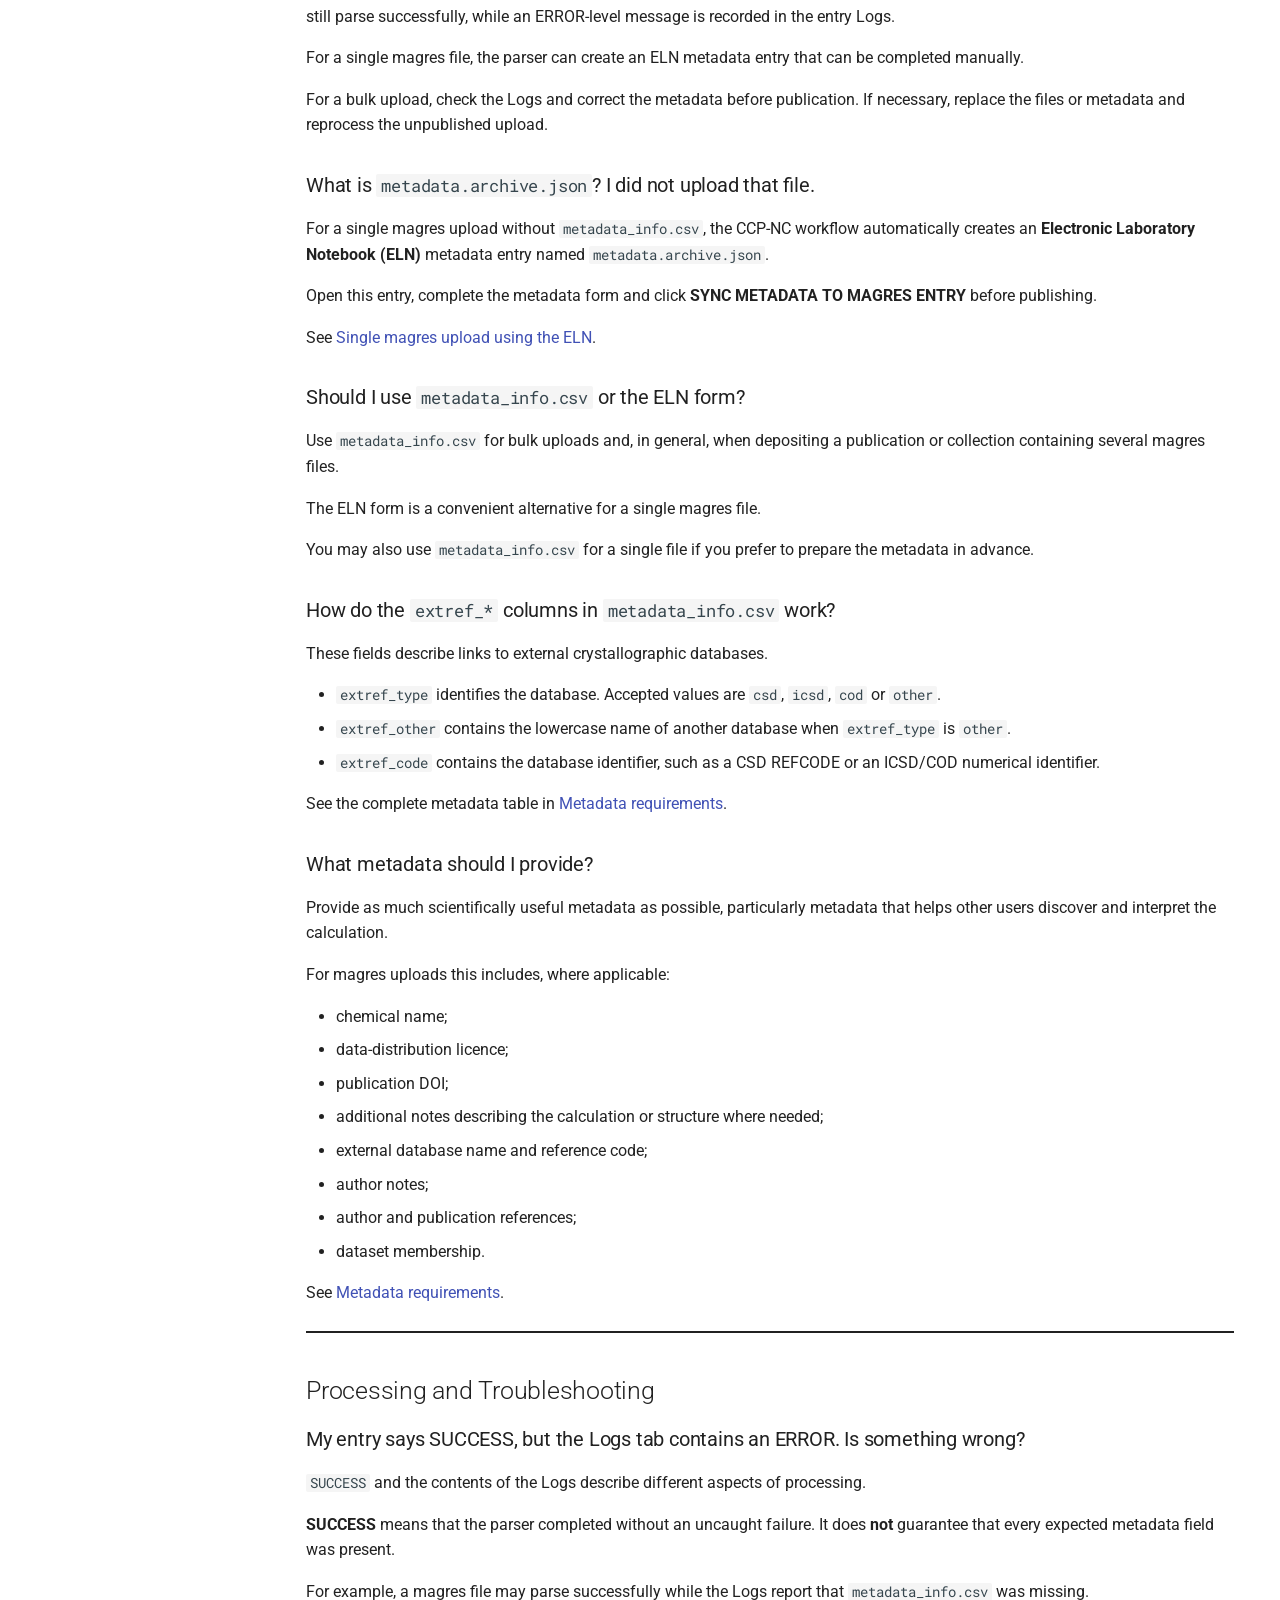
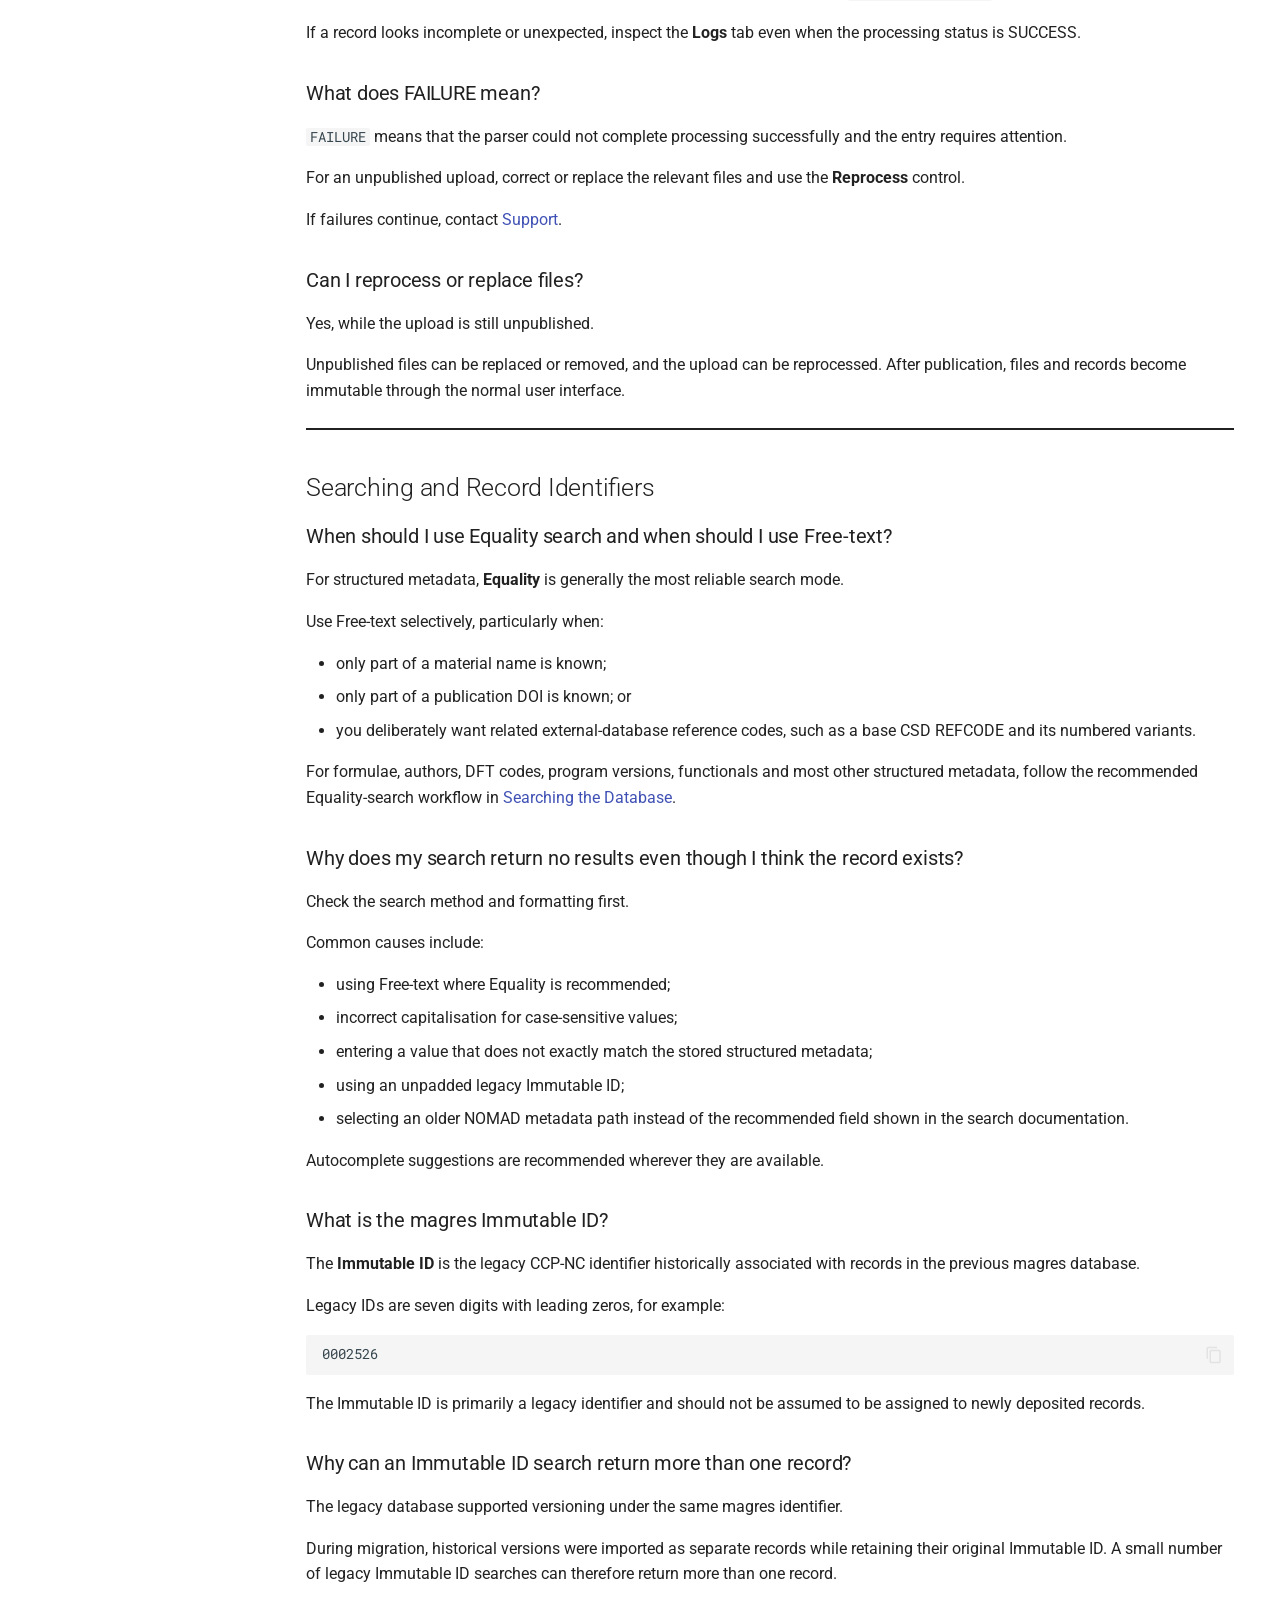
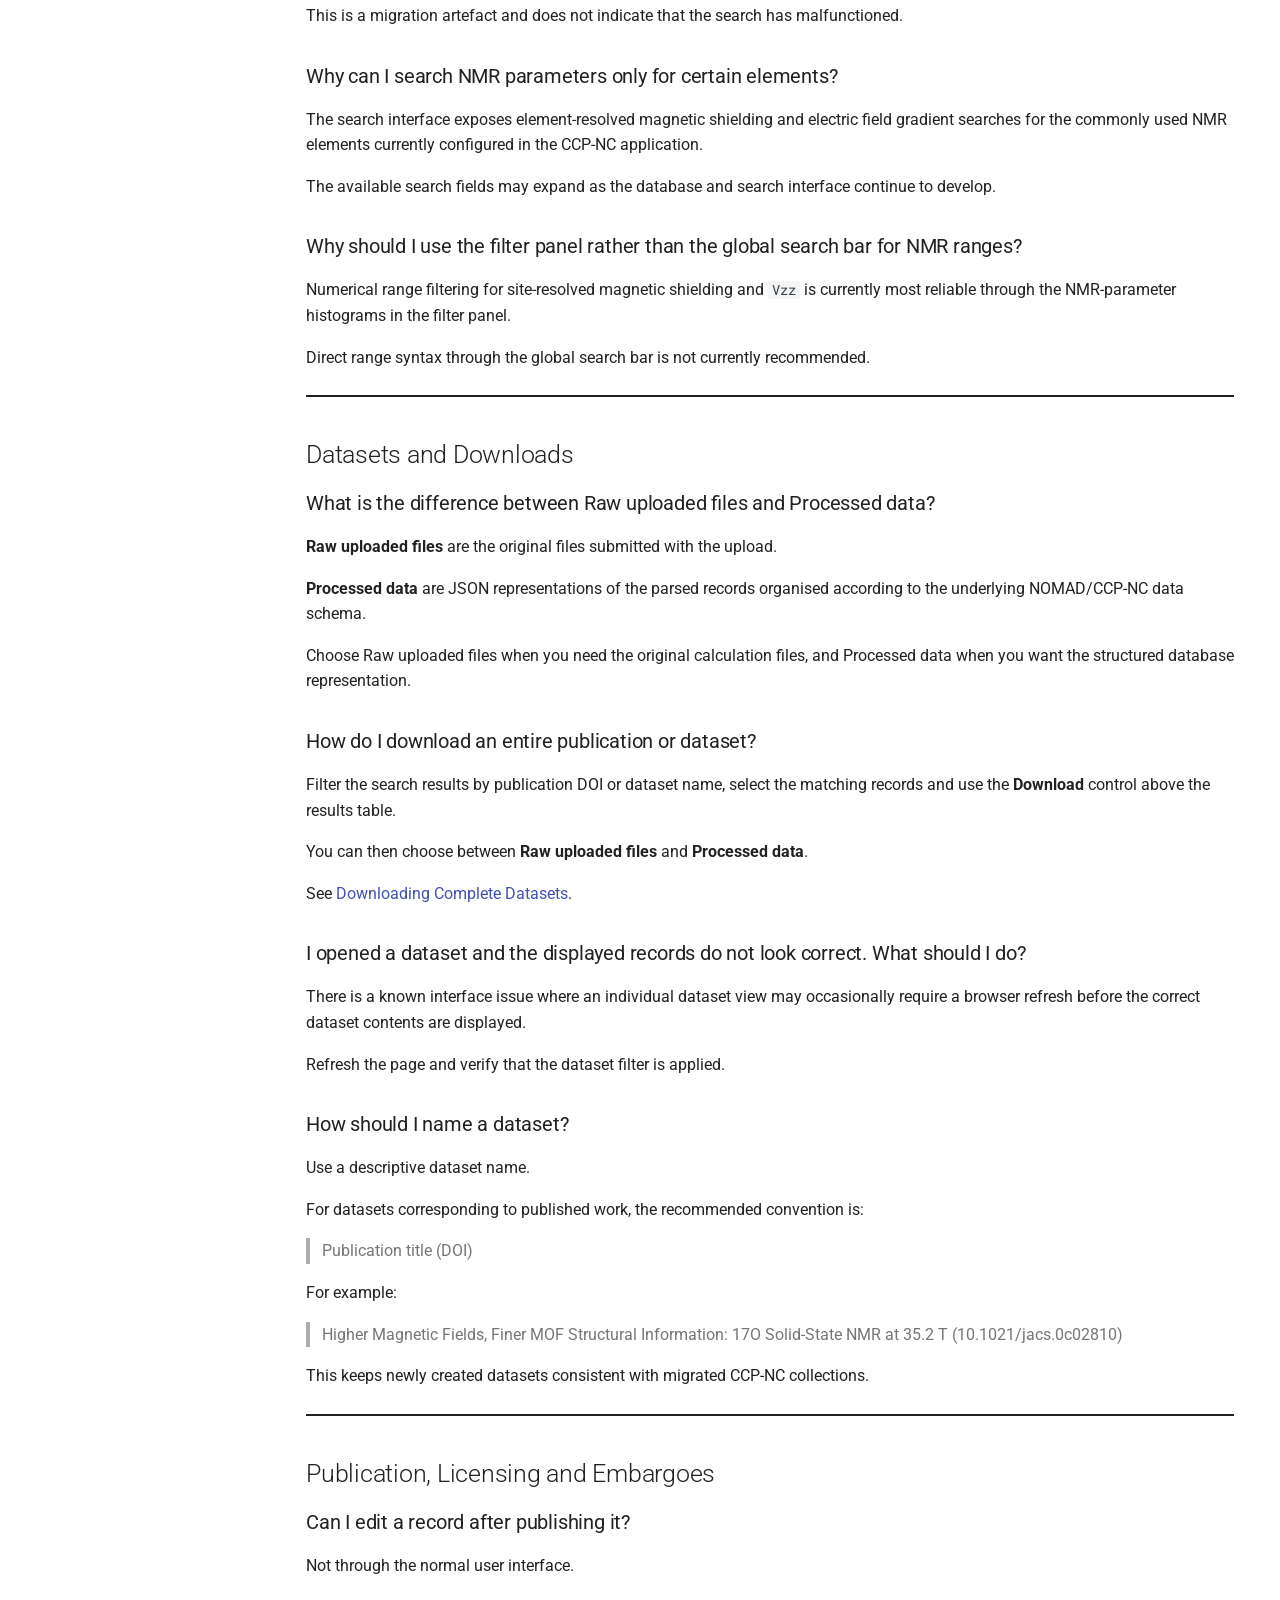
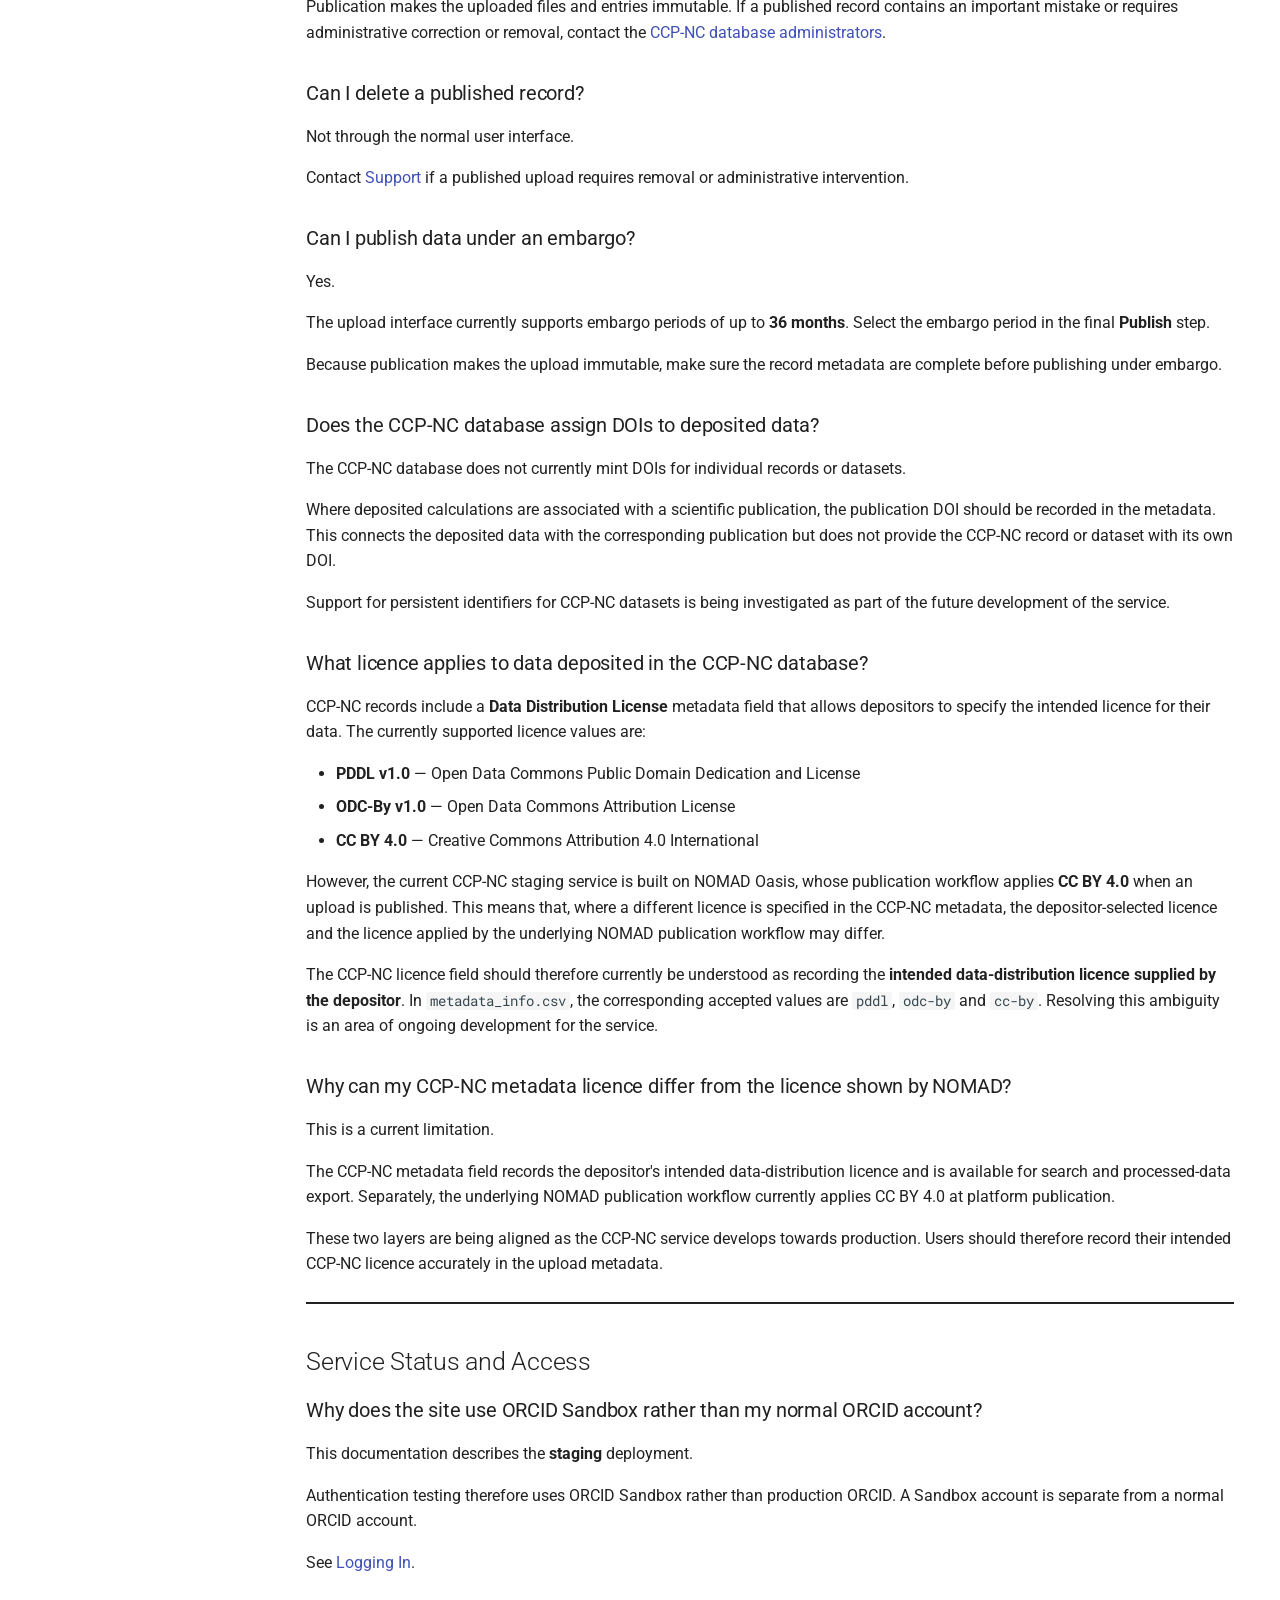
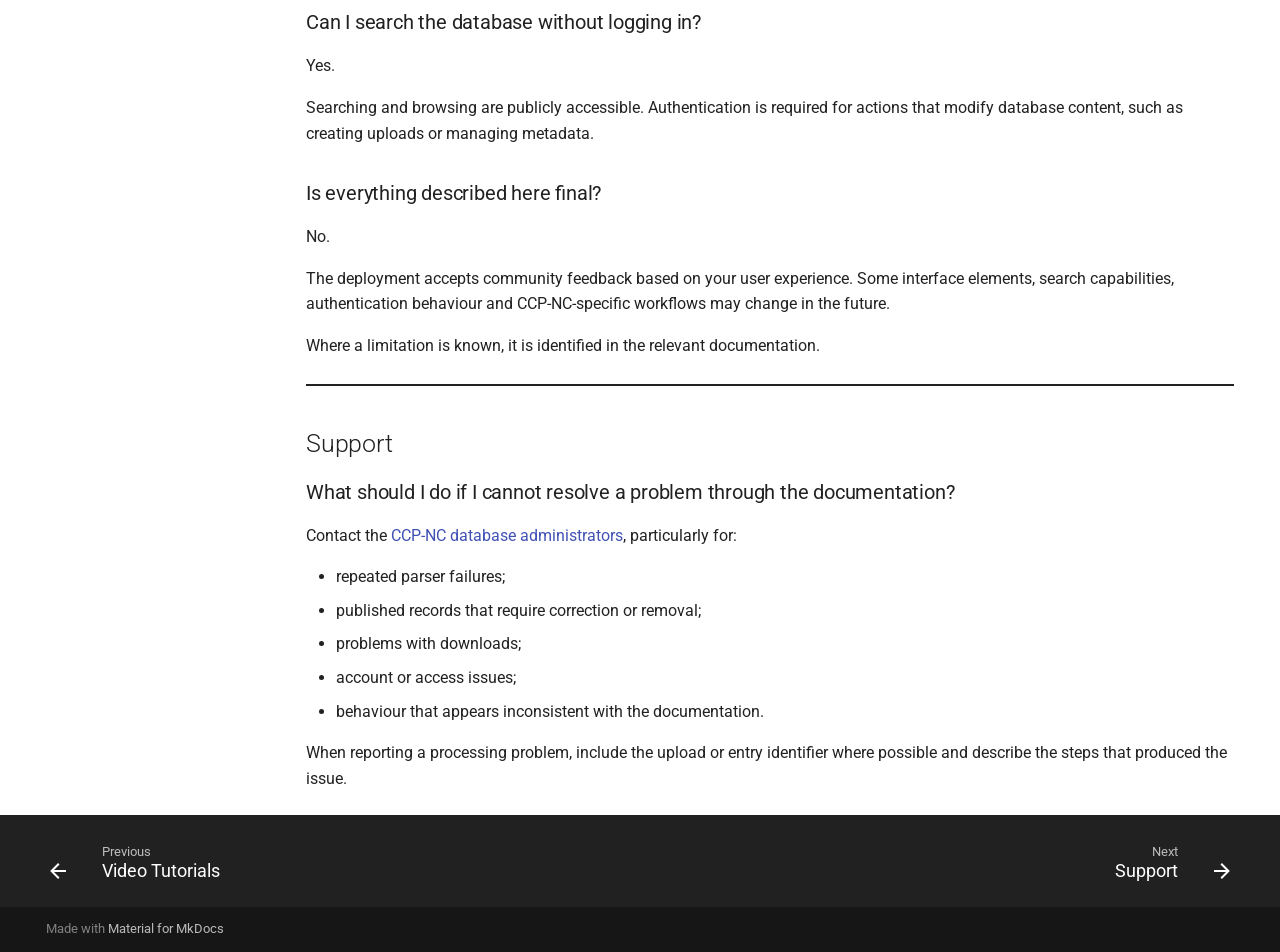
<file: reference/faq/index.html>
<!doctype html>
<html lang="en" class="no-js">
  <head>
    
      <meta charset="utf-8">
      <meta name="viewport" content="width=device-width,initial-scale=1">
      
        <meta name="description" content="User documentation for the CCP-NC Magres Database (NOMAD Oasis)">
      
      
      
        <link rel="canonical" href="https://ccp-nc.github.io/ccpnc-database-documentation/reference/faq/">
      
      
        <link rel="prev" href="../../video-tutorials/">
      
      
        <link rel="next" href="../support/">
      
      
        
      
      
      <link rel="icon" href="../../assets/images/favicon.png">
      <meta name="generator" content="mkdocs-1.6.1, mkdocs-material-9.7.7">
    
    
      
        <title>FAQ - CCP-NC Magres Database</title>
      
    
    
      <link rel="stylesheet" href="../../assets/stylesheets/main.ec1eaa64.min.css">
      
        
        <link rel="stylesheet" href="../../assets/stylesheets/palette.ab4e12ef.min.css">
      
      


    
    
      
    
    
      
        
        
        <link rel="preconnect" href="https://fonts.gstatic.com" crossorigin>
        <link rel="stylesheet" href="https://fonts.googleapis.com/css?family=Roboto:300,300i,400,400i,700,700i%7CRoboto+Mono:400,400i,700,700i&display=fallback">
        <style>:root{--md-text-font:"Roboto";--md-code-font:"Roboto Mono"}</style>
      
    
    
      <link rel="stylesheet" href="../../assets/stylesheets/extra.css">
    
    <script>__md_scope=new URL("../..",location),__md_hash=e=>[...e].reduce(((e,_)=>(e<<5)-e+_.charCodeAt(0)),0),__md_get=(e,_=localStorage,t=__md_scope)=>JSON.parse(_.getItem(t.pathname+"."+e)),__md_set=(e,_,t=localStorage,a=__md_scope)=>{try{t.setItem(a.pathname+"."+e,JSON.stringify(_))}catch(e){}}</script>
    
      

    
    
  </head>
  
  
    
    
      
    
    
    
    
    <body dir="ltr" data-md-color-scheme="default" data-md-color-primary="indigo" data-md-color-accent="indigo">
  
    
    <input class="md-toggle" data-md-toggle="drawer" type="checkbox" id="__drawer" autocomplete="off">
    <input class="md-toggle" data-md-toggle="search" type="checkbox" id="__search" autocomplete="off">
    <label class="md-overlay" for="__drawer"></label>
    <div data-md-component="skip">
      
        
        <a href="#frequently-asked-questions" class="md-skip">
          Skip to content
        </a>
      
    </div>
    <div data-md-component="announce">
      
    </div>
    
    
      

<header class="md-header" data-md-component="header">
  <nav class="md-header__inner md-grid" aria-label="Header">
    <a href="../.." title="CCP-NC Magres Database" class="md-header__button md-logo" aria-label="CCP-NC Magres Database" data-md-component="logo">
      
  
  <svg xmlns="http://www.w3.org/2000/svg" viewBox="0 0 24 24"><path d="M12 8a3 3 0 0 0 3-3 3 3 0 0 0-3-3 3 3 0 0 0-3 3 3 3 0 0 0 3 3m0 3.54C9.64 9.35 6.5 8 3 8v11c3.5 0 6.64 1.35 9 3.54 2.36-2.19 5.5-3.54 9-3.54V8c-3.5 0-6.64 1.35-9 3.54"/></svg>

    </a>
    <label class="md-header__button md-icon" for="__drawer">
      
      <svg xmlns="http://www.w3.org/2000/svg" viewBox="0 0 24 24"><path d="M3 6h18v2H3zm0 5h18v2H3zm0 5h18v2H3z"/></svg>
    </label>
    <div class="md-header__title" data-md-component="header-title">
      <div class="md-header__ellipsis">
        <div class="md-header__topic">
          <span class="md-ellipsis">
            CCP-NC Magres Database
          </span>
        </div>
        <div class="md-header__topic" data-md-component="header-topic">
          <span class="md-ellipsis">
            
              FAQ
            
          </span>
        </div>
      </div>
    </div>
    
      
        <form class="md-header__option" data-md-component="palette">
  
    
    
    
    <input class="md-option" data-md-color-media="(prefers-color-scheme: light)" data-md-color-scheme="default" data-md-color-primary="indigo" data-md-color-accent="indigo"  aria-label="Switch to dark mode"  type="radio" name="__palette" id="__palette_0">
    
      <label class="md-header__button md-icon" title="Switch to dark mode" for="__palette_1" hidden>
        <svg xmlns="http://www.w3.org/2000/svg" viewBox="0 0 24 24"><path d="M12 8a4 4 0 0 0-4 4 4 4 0 0 0 4 4 4 4 0 0 0 4-4 4 4 0 0 0-4-4m0 10a6 6 0 0 1-6-6 6 6 0 0 1 6-6 6 6 0 0 1 6 6 6 6 0 0 1-6 6m8-9.31V4h-4.69L12 .69 8.69 4H4v4.69L.69 12 4 15.31V20h4.69L12 23.31 15.31 20H20v-4.69L23.31 12z"/></svg>
      </label>
    
  
    
    
    
    <input class="md-option" data-md-color-media="(prefers-color-scheme: dark)" data-md-color-scheme="slate" data-md-color-primary="indigo" data-md-color-accent="indigo"  aria-label="Switch to light mode"  type="radio" name="__palette" id="__palette_1">
    
      <label class="md-header__button md-icon" title="Switch to light mode" for="__palette_0" hidden>
        <svg xmlns="http://www.w3.org/2000/svg" viewBox="0 0 24 24"><path d="M12 18c-.89 0-1.74-.2-2.5-.55C11.56 16.5 13 14.42 13 12s-1.44-4.5-3.5-5.45C10.26 6.2 11.11 6 12 6a6 6 0 0 1 6 6 6 6 0 0 1-6 6m8-9.31V4h-4.69L12 .69 8.69 4H4v4.69L.69 12 4 15.31V20h4.69L12 23.31 15.31 20H20v-4.69L23.31 12z"/></svg>
      </label>
    
  
</form>
      
    
    
      <script>var palette=__md_get("__palette");if(palette&&palette.color){if("(prefers-color-scheme)"===palette.color.media){var media=matchMedia("(prefers-color-scheme: light)"),input=document.querySelector(media.matches?"[data-md-color-media='(prefers-color-scheme: light)']":"[data-md-color-media='(prefers-color-scheme: dark)']");palette.color.media=input.getAttribute("data-md-color-media"),palette.color.scheme=input.getAttribute("data-md-color-scheme"),palette.color.primary=input.getAttribute("data-md-color-primary"),palette.color.accent=input.getAttribute("data-md-color-accent")}for(var[key,value]of Object.entries(palette.color))document.body.setAttribute("data-md-color-"+key,value)}</script>
    
    
    
      
      
        <label class="md-header__button md-icon" for="__search">
          
          <svg xmlns="http://www.w3.org/2000/svg" viewBox="0 0 24 24"><path d="M9.5 3A6.5 6.5 0 0 1 16 9.5c0 1.61-.59 3.09-1.56 4.23l.27.27h.79l5 5-1.5 1.5-5-5v-.79l-.27-.27A6.52 6.52 0 0 1 9.5 16 6.5 6.5 0 0 1 3 9.5 6.5 6.5 0 0 1 9.5 3m0 2C7 5 5 7 5 9.5S7 14 9.5 14 14 12 14 9.5 12 5 9.5 5"/></svg>
        </label>
        <div class="md-search" data-md-component="search" role="dialog">
  <label class="md-search__overlay" for="__search"></label>
  <div class="md-search__inner" role="search">
    <form class="md-search__form" name="search">
      <input type="text" class="md-search__input" name="query" aria-label="Search" placeholder="Search" autocapitalize="off" autocorrect="off" autocomplete="off" spellcheck="false" data-md-component="search-query" required>
      <label class="md-search__icon md-icon" for="__search">
        
        <svg xmlns="http://www.w3.org/2000/svg" viewBox="0 0 24 24"><path d="M9.5 3A6.5 6.5 0 0 1 16 9.5c0 1.61-.59 3.09-1.56 4.23l.27.27h.79l5 5-1.5 1.5-5-5v-.79l-.27-.27A6.52 6.52 0 0 1 9.5 16 6.5 6.5 0 0 1 3 9.5 6.5 6.5 0 0 1 9.5 3m0 2C7 5 5 7 5 9.5S7 14 9.5 14 14 12 14 9.5 12 5 9.5 5"/></svg>
        
        <svg xmlns="http://www.w3.org/2000/svg" viewBox="0 0 24 24"><path d="M20 11v2H8l5.5 5.5-1.42 1.42L4.16 12l7.92-7.92L13.5 5.5 8 11z"/></svg>
      </label>
      <nav class="md-search__options" aria-label="Search">
        
        <button type="reset" class="md-search__icon md-icon" title="Clear" aria-label="Clear" tabindex="-1">
          
          <svg xmlns="http://www.w3.org/2000/svg" viewBox="0 0 24 24"><path d="M19 6.41 17.59 5 12 10.59 6.41 5 5 6.41 10.59 12 5 17.59 6.41 19 12 13.41 17.59 19 19 17.59 13.41 12z"/></svg>
        </button>
      </nav>
      
        <div class="md-search__suggest" data-md-component="search-suggest"></div>
      
    </form>
    <div class="md-search__output">
      <div class="md-search__scrollwrap" tabindex="0" data-md-scrollfix>
        <div class="md-search-result" data-md-component="search-result">
          <div class="md-search-result__meta">
            Initializing search
          </div>
          <ol class="md-search-result__list" role="presentation"></ol>
        </div>
      </div>
    </div>
  </div>
</div>
      
    
    
      <div class="md-header__source">
        <a href="https://github.com/CCP-NC/ccpnc-database-documentation" title="Go to repository" class="md-source" data-md-component="source">
  <div class="md-source__icon md-icon">
    
    <svg xmlns="http://www.w3.org/2000/svg" viewBox="0 0 512 512"><!--! Font Awesome Free 7.1.0 by @fontawesome - https://fontawesome.com License - https://fontawesome.com/license/free (Icons: CC BY 4.0, Fonts: SIL OFL 1.1, Code: MIT License) Copyright 2025 Fonticons, Inc.--><path d="M173.9 397.4c0 2-2.3 3.6-5.2 3.6-3.3.3-5.6-1.3-5.6-3.6 0-2 2.3-3.6 5.2-3.6 3-.3 5.6 1.3 5.6 3.6m-31.1-4.5c-.7 2 1.3 4.3 4.3 4.9 2.6 1 5.6 0 6.2-2s-1.3-4.3-4.3-5.2c-2.6-.7-5.5.3-6.2 2.3m44.2-1.7c-2.9.7-4.9 2.6-4.6 4.9.3 2 2.9 3.3 5.9 2.6 2.9-.7 4.9-2.6 4.6-4.6-.3-1.9-3-3.2-5.9-2.9M252.8 8C114.1 8 8 113.3 8 252c0 110.9 69.8 205.8 169.5 239.2 12.8 2.3 17.3-5.6 17.3-12.1 0-6.2-.3-40.4-.3-61.4 0 0-70 15-84.7-29.8 0 0-11.4-29.1-27.8-36.6 0 0-22.9-15.7 1.6-15.4 0 0 24.9 2 38.6 25.8 21.9 38.6 58.6 27.5 72.9 20.9 2.3-16 8.8-27.1 16-33.7-55.9-6.2-112.3-14.3-112.3-110.5 0-27.5 7.6-41.3 23.6-58.9-2.6-6.5-11.1-33.3 2.6-67.9 20.9-6.5 69 27 69 27 20-5.6 41.5-8.5 62.8-8.5s42.8 2.9 62.8 8.5c0 0 48.1-33.6 69-27 13.7 34.7 5.2 61.4 2.6 67.9 16 17.7 25.8 31.5 25.8 58.9 0 96.5-58.9 104.2-114.8 110.5 9.2 7.9 17 22.9 17 46.4 0 33.7-.3 75.4-.3 83.6 0 6.5 4.6 14.4 17.3 12.1C436.2 457.8 504 362.9 504 252 504 113.3 391.5 8 252.8 8M105.2 352.9c-1.3 1-1 3.3.7 5.2 1.6 1.6 3.9 2.3 5.2 1 1.3-1 1-3.3-.7-5.2-1.6-1.6-3.9-2.3-5.2-1m-10.8-8.1c-.7 1.3.3 2.9 2.3 3.9 1.6 1 3.6.7 4.3-.7.7-1.3-.3-2.9-2.3-3.9-2-.6-3.6-.3-4.3.7m32.4 35.6c-1.6 1.3-1 4.3 1.3 6.2 2.3 2.3 5.2 2.6 6.5 1 1.3-1.3.7-4.3-1.3-6.2-2.2-2.3-5.2-2.6-6.5-1m-11.4-14.7c-1.6 1-1.6 3.6 0 5.9s4.3 3.3 5.6 2.3c1.6-1.3 1.6-3.9 0-6.2-1.4-2.3-4-3.3-5.6-2"/></svg>
  </div>
  <div class="md-source__repository">
    CCP-NC/ccpnc-database-documentation
  </div>
</a>
      </div>
    
  </nav>
  
</header>
    
    <div class="md-container" data-md-component="container">
      
      
        
          
            
<nav class="md-tabs" aria-label="Tabs" data-md-component="tabs">
  <div class="md-grid">
    <ul class="md-tabs__list">
      
        
  
  
  
  
    <li class="md-tabs__item">
      <a href="../.." class="md-tabs__link">
        
  
  
    
  
  Home

      </a>
    </li>
  

      
        
  
  
  
  
    <li class="md-tabs__item">
      <a href="../../getting-started/" class="md-tabs__link">
        
  
  
    
  
  Getting Started

      </a>
    </li>
  

      
        
  
  
  
  
    
    
      <li class="md-tabs__item">
        <a href="../../user-guide/search/" class="md-tabs__link">
          
  
  
  User Guide

        </a>
      </li>
    
  

      
        
  
  
  
  
    <li class="md-tabs__item">
      <a href="../../fair-nmr-data/" class="md-tabs__link">
        
  
  
    
  
  FAIR NMR Data

      </a>
    </li>
  

      
        
  
  
  
  
    <li class="md-tabs__item">
      <a href="../../video-tutorials/" class="md-tabs__link">
        
  
  
    
  
  Video Tutorials

      </a>
    </li>
  

      
        
  
  
  
    
  
  
    <li class="md-tabs__item md-tabs__item--active">
      <a href="./" class="md-tabs__link">
        
  
  
    
  
  FAQ

      </a>
    </li>
  

      
        
  
  
  
  
    <li class="md-tabs__item">
      <a href="../support/" class="md-tabs__link">
        
  
  
    
  
  Support

      </a>
    </li>
  

      
    </ul>
  </div>
</nav>
          
        
      
      <main class="md-main" data-md-component="main">
        <div class="md-main__inner md-grid">
          
            
              
              <div class="md-sidebar md-sidebar--primary" data-md-component="sidebar" data-md-type="navigation" >
                <div class="md-sidebar__scrollwrap">
                  <div class="md-sidebar__inner">
                    


  


  

<nav class="md-nav md-nav--primary md-nav--lifted md-nav--integrated" aria-label="Navigation" data-md-level="0">
  <label class="md-nav__title" for="__drawer">
    <a href="../.." title="CCP-NC Magres Database" class="md-nav__button md-logo" aria-label="CCP-NC Magres Database" data-md-component="logo">
      
  
  <svg xmlns="http://www.w3.org/2000/svg" viewBox="0 0 24 24"><path d="M12 8a3 3 0 0 0 3-3 3 3 0 0 0-3-3 3 3 0 0 0-3 3 3 3 0 0 0 3 3m0 3.54C9.64 9.35 6.5 8 3 8v11c3.5 0 6.64 1.35 9 3.54 2.36-2.19 5.5-3.54 9-3.54V8c-3.5 0-6.64 1.35-9 3.54"/></svg>

    </a>
    CCP-NC Magres Database
  </label>
  
    <div class="md-nav__source">
      <a href="https://github.com/CCP-NC/ccpnc-database-documentation" title="Go to repository" class="md-source" data-md-component="source">
  <div class="md-source__icon md-icon">
    
    <svg xmlns="http://www.w3.org/2000/svg" viewBox="0 0 512 512"><!--! Font Awesome Free 7.1.0 by @fontawesome - https://fontawesome.com License - https://fontawesome.com/license/free (Icons: CC BY 4.0, Fonts: SIL OFL 1.1, Code: MIT License) Copyright 2025 Fonticons, Inc.--><path d="M173.9 397.4c0 2-2.3 3.6-5.2 3.6-3.3.3-5.6-1.3-5.6-3.6 0-2 2.3-3.6 5.2-3.6 3-.3 5.6 1.3 5.6 3.6m-31.1-4.5c-.7 2 1.3 4.3 4.3 4.9 2.6 1 5.6 0 6.2-2s-1.3-4.3-4.3-5.2c-2.6-.7-5.5.3-6.2 2.3m44.2-1.7c-2.9.7-4.9 2.6-4.6 4.9.3 2 2.9 3.3 5.9 2.6 2.9-.7 4.9-2.6 4.6-4.6-.3-1.9-3-3.2-5.9-2.9M252.8 8C114.1 8 8 113.3 8 252c0 110.9 69.8 205.8 169.5 239.2 12.8 2.3 17.3-5.6 17.3-12.1 0-6.2-.3-40.4-.3-61.4 0 0-70 15-84.7-29.8 0 0-11.4-29.1-27.8-36.6 0 0-22.9-15.7 1.6-15.4 0 0 24.9 2 38.6 25.8 21.9 38.6 58.6 27.5 72.9 20.9 2.3-16 8.8-27.1 16-33.7-55.9-6.2-112.3-14.3-112.3-110.5 0-27.5 7.6-41.3 23.6-58.9-2.6-6.5-11.1-33.3 2.6-67.9 20.9-6.5 69 27 69 27 20-5.6 41.5-8.5 62.8-8.5s42.8 2.9 62.8 8.5c0 0 48.1-33.6 69-27 13.7 34.7 5.2 61.4 2.6 67.9 16 17.7 25.8 31.5 25.8 58.9 0 96.5-58.9 104.2-114.8 110.5 9.2 7.9 17 22.9 17 46.4 0 33.7-.3 75.4-.3 83.6 0 6.5 4.6 14.4 17.3 12.1C436.2 457.8 504 362.9 504 252 504 113.3 391.5 8 252.8 8M105.2 352.9c-1.3 1-1 3.3.7 5.2 1.6 1.6 3.9 2.3 5.2 1 1.3-1 1-3.3-.7-5.2-1.6-1.6-3.9-2.3-5.2-1m-10.8-8.1c-.7 1.3.3 2.9 2.3 3.9 1.6 1 3.6.7 4.3-.7.7-1.3-.3-2.9-2.3-3.9-2-.6-3.6-.3-4.3.7m32.4 35.6c-1.6 1.3-1 4.3 1.3 6.2 2.3 2.3 5.2 2.6 6.5 1 1.3-1.3.7-4.3-1.3-6.2-2.2-2.3-5.2-2.6-6.5-1m-11.4-14.7c-1.6 1-1.6 3.6 0 5.9s4.3 3.3 5.6 2.3c1.6-1.3 1.6-3.9 0-6.2-1.4-2.3-4-3.3-5.6-2"/></svg>
  </div>
  <div class="md-source__repository">
    CCP-NC/ccpnc-database-documentation
  </div>
</a>
    </div>
  
  <ul class="md-nav__list" data-md-scrollfix>
    
      
      
  
  
  
  
    <li class="md-nav__item">
      <a href="../.." class="md-nav__link">
        
  
  
  <span class="md-ellipsis">
    
  
    Home
  

    
  </span>
  
  

      </a>
    </li>
  

    
      
      
  
  
  
  
    <li class="md-nav__item">
      <a href="../../getting-started/" class="md-nav__link">
        
  
  
  <span class="md-ellipsis">
    
  
    Getting Started
  

    
  </span>
  
  

      </a>
    </li>
  

    
      
      
  
  
  
  
    
    
    
    
      
      
    
    
    <li class="md-nav__item md-nav__item--nested">
      
        
        
        <input class="md-nav__toggle md-toggle " type="checkbox" id="__nav_3" >
        
          
          <label class="md-nav__link" for="__nav_3" id="__nav_3_label" tabindex="0">
            
  
  
  <span class="md-ellipsis">
    
  
    User Guide
  

    
  </span>
  
  

            <span class="md-nav__icon md-icon"></span>
          </label>
        
        <nav class="md-nav" data-md-level="1" aria-labelledby="__nav_3_label" aria-expanded="false">
          <label class="md-nav__title" for="__nav_3">
            <span class="md-nav__icon md-icon"></span>
            
  
    User Guide
  

          </label>
          <ul class="md-nav__list" data-md-scrollfix>
            
              
                
  
  
  
  
    <li class="md-nav__item">
      <a href="../../user-guide/search/" class="md-nav__link">
        
  
  
  <span class="md-ellipsis">
    
  
    Searching the Database
  

    
  </span>
  
  

      </a>
    </li>
  

              
            
              
                
  
  
  
  
    <li class="md-nav__item">
      <a href="../../user-guide/results/" class="md-nav__link">
        
  
  
  <span class="md-ellipsis">
    
  
    Viewing Results
  

    
  </span>
  
  

      </a>
    </li>
  

              
            
              
                
  
  
  
  
    <li class="md-nav__item">
      <a href="../../user-guide/upload/" class="md-nav__link">
        
  
  
  <span class="md-ellipsis">
    
  
    Uploading Data
  

    
  </span>
  
  

      </a>
    </li>
  

              
            
              
                
  
  
  
  
    <li class="md-nav__item">
      <a href="../../user-guide/datasets/" class="md-nav__link">
        
  
  
  <span class="md-ellipsis">
    
  
    Datasets
  

    
  </span>
  
  

      </a>
    </li>
  

              
            
          </ul>
        </nav>
      
    </li>
  

    
      
      
  
  
  
  
    <li class="md-nav__item">
      <a href="../../fair-nmr-data/" class="md-nav__link">
        
  
  
  <span class="md-ellipsis">
    
  
    FAIR NMR Data
  

    
  </span>
  
  

      </a>
    </li>
  

    
      
      
  
  
  
  
    <li class="md-nav__item">
      <a href="../../video-tutorials/" class="md-nav__link">
        
  
  
  <span class="md-ellipsis">
    
  
    Video Tutorials
  

    
  </span>
  
  

      </a>
    </li>
  

    
      
      
  
  
    
  
  
  
    <li class="md-nav__item md-nav__item--active">
      
      <input class="md-nav__toggle md-toggle" type="checkbox" id="__toc">
      
      
        
      
      
        <label class="md-nav__link md-nav__link--active" for="__toc">
          
  
  
  <span class="md-ellipsis">
    
  
    FAQ
  

    
  </span>
  
  

          <span class="md-nav__icon md-icon"></span>
        </label>
      
      <a href="./" class="md-nav__link md-nav__link--active">
        
  
  
  <span class="md-ellipsis">
    
  
    FAQ
  

    
  </span>
  
  

      </a>
      
        

<nav class="md-nav md-nav--secondary" aria-label="Table of contents">
  
  
  
    
  
  
    <label class="md-nav__title" for="__toc">
      <span class="md-nav__icon md-icon"></span>
      Table of contents
    </label>
    <ul class="md-nav__list" data-md-component="toc" data-md-scrollfix>
      
        <li class="md-nav__item">
  <a href="#depositing-data" class="md-nav__link">
    <span class="md-ellipsis">
      
        Depositing Data
      
    </span>
  </a>
  
    <nav class="md-nav" aria-label="Depositing Data">
      <ul class="md-nav__list">
        
          <li class="md-nav__item">
  <a href="#when-should-i-deposit-data" class="md-nav__link">
    <span class="md-ellipsis">
      
        When should I deposit data?
      
    </span>
  </a>
  
</li>
        
          <li class="md-nav__item">
  <a href="#are-there-standard-calculation-parameters-that-my-data-must-satisfy-before-they-can-be-deposited" class="md-nav__link">
    <span class="md-ellipsis">
      
        Are there standard calculation parameters that my data must satisfy before they can be deposited?
      
    </span>
  </a>
  
</li>
        
          <li class="md-nav__item">
  <a href="#can-i-deposit-unpublished-data" class="md-nav__link">
    <span class="md-ellipsis">
      
        Can I deposit unpublished data?
      
    </span>
  </a>
  
</li>
        
          <li class="md-nav__item">
  <a href="#does-it-matter-if-similar-calculations-have-already-been-deposited" class="md-nav__link">
    <span class="md-ellipsis">
      
        Does it matter if similar calculations have already been deposited?
      
    </span>
  </a>
  
</li>
        
          <li class="md-nav__item">
  <a href="#can-hypothetical-structures-be-included" class="md-nav__link">
    <span class="md-ellipsis">
      
        Can hypothetical structures be included?
      
    </span>
  </a>
  
</li>
        
          <li class="md-nav__item">
  <a href="#can-calculations-involving-a-structure-later-found-to-be-incorrect-be-included" class="md-nav__link">
    <span class="md-ellipsis">
      
        Can calculations involving a structure later found to be incorrect be included?
      
    </span>
  </a>
  
</li>
        
          <li class="md-nav__item">
  <a href="#i-have-a-very-large-number-of-calculations-can-they-be-deposited" class="md-nav__link">
    <span class="md-ellipsis">
      
        I have a very large number of calculations. Can they be deposited?
      
    </span>
  </a>
  
</li>
        
          <li class="md-nav__item">
  <a href="#can-i-upload-several-magres-files-together" class="md-nav__link">
    <span class="md-ellipsis">
      
        Can I upload several magres files together?
      
    </span>
  </a>
  
</li>
        
      </ul>
    </nav>
  
</li>
      
        <li class="md-nav__item">
  <a href="#metadata-and-file-formats" class="md-nav__link">
    <span class="md-ellipsis">
      
        Metadata and File Formats
      
    </span>
  </a>
  
    <nav class="md-nav" aria-label="Metadata and File Formats">
      <ul class="md-nav__list">
        
          <li class="md-nav__item">
  <a href="#what-file-formats-are-supported" class="md-nav__link">
    <span class="md-ellipsis">
      
        What file formats are supported?
      
    </span>
  </a>
  
</li>
        
          <li class="md-nav__item">
  <a href="#can-i-upload-castep-or-quantum-espresso-output-directly-instead-of-a-magres-file" class="md-nav__link">
    <span class="md-ellipsis">
      
        Can I upload CASTEP or Quantum ESPRESSO output directly instead of a magres file?
      
    </span>
  </a>
  
</li>
        
          <li class="md-nav__item">
  <a href="#what-is-metadata_infocsv" class="md-nav__link">
    <span class="md-ellipsis">
      
        What is metadata_info.csv?
      
    </span>
  </a>
  
</li>
        
          <li class="md-nav__item">
  <a href="#does-the-metadata-spreadsheet-have-to-be-named-exactly-metadata_infocsv" class="md-nav__link">
    <span class="md-ellipsis">
      
        Does the metadata spreadsheet have to be named exactly metadata_info.csv?
      
    </span>
  </a>
  
</li>
        
          <li class="md-nav__item">
  <a href="#i-forgot-to-include-metadata_infocsv-has-my-upload-failed" class="md-nav__link">
    <span class="md-ellipsis">
      
        I forgot to include metadata_info.csv. Has my upload failed?
      
    </span>
  </a>
  
</li>
        
          <li class="md-nav__item">
  <a href="#what-is-metadataarchivejson-i-did-not-upload-that-file" class="md-nav__link">
    <span class="md-ellipsis">
      
        What is metadata.archive.json? I did not upload that file.
      
    </span>
  </a>
  
</li>
        
          <li class="md-nav__item">
  <a href="#should-i-use-metadata_infocsv-or-the-eln-form" class="md-nav__link">
    <span class="md-ellipsis">
      
        Should I use metadata_info.csv or the ELN form?
      
    </span>
  </a>
  
</li>
        
          <li class="md-nav__item">
  <a href="#how-do-the-extref_-columns-in-metadata_infocsv-work" class="md-nav__link">
    <span class="md-ellipsis">
      
        How do the extref_* columns in metadata_info.csv work?
      
    </span>
  </a>
  
</li>
        
          <li class="md-nav__item">
  <a href="#what-metadata-should-i-provide" class="md-nav__link">
    <span class="md-ellipsis">
      
        What metadata should I provide?
      
    </span>
  </a>
  
</li>
        
      </ul>
    </nav>
  
</li>
      
        <li class="md-nav__item">
  <a href="#processing-and-troubleshooting" class="md-nav__link">
    <span class="md-ellipsis">
      
        Processing and Troubleshooting
      
    </span>
  </a>
  
    <nav class="md-nav" aria-label="Processing and Troubleshooting">
      <ul class="md-nav__list">
        
          <li class="md-nav__item">
  <a href="#my-entry-says-success-but-the-logs-tab-contains-an-error-is-something-wrong" class="md-nav__link">
    <span class="md-ellipsis">
      
        My entry says SUCCESS, but the Logs tab contains an ERROR. Is something wrong?
      
    </span>
  </a>
  
</li>
        
          <li class="md-nav__item">
  <a href="#what-does-failure-mean" class="md-nav__link">
    <span class="md-ellipsis">
      
        What does FAILURE mean?
      
    </span>
  </a>
  
</li>
        
          <li class="md-nav__item">
  <a href="#can-i-reprocess-or-replace-files" class="md-nav__link">
    <span class="md-ellipsis">
      
        Can I reprocess or replace files?
      
    </span>
  </a>
  
</li>
        
      </ul>
    </nav>
  
</li>
      
        <li class="md-nav__item">
  <a href="#searching-and-record-identifiers" class="md-nav__link">
    <span class="md-ellipsis">
      
        Searching and Record Identifiers
      
    </span>
  </a>
  
    <nav class="md-nav" aria-label="Searching and Record Identifiers">
      <ul class="md-nav__list">
        
          <li class="md-nav__item">
  <a href="#when-should-i-use-equality-search-and-when-should-i-use-free-text" class="md-nav__link">
    <span class="md-ellipsis">
      
        When should I use Equality search and when should I use Free-text?
      
    </span>
  </a>
  
</li>
        
          <li class="md-nav__item">
  <a href="#why-does-my-search-return-no-results-even-though-i-think-the-record-exists" class="md-nav__link">
    <span class="md-ellipsis">
      
        Why does my search return no results even though I think the record exists?
      
    </span>
  </a>
  
</li>
        
          <li class="md-nav__item">
  <a href="#what-is-the-magres-immutable-id" class="md-nav__link">
    <span class="md-ellipsis">
      
        What is the magres Immutable ID?
      
    </span>
  </a>
  
</li>
        
          <li class="md-nav__item">
  <a href="#why-can-an-immutable-id-search-return-more-than-one-record" class="md-nav__link">
    <span class="md-ellipsis">
      
        Why can an Immutable ID search return more than one record?
      
    </span>
  </a>
  
</li>
        
          <li class="md-nav__item">
  <a href="#why-can-i-search-nmr-parameters-only-for-certain-elements" class="md-nav__link">
    <span class="md-ellipsis">
      
        Why can I search NMR parameters only for certain elements?
      
    </span>
  </a>
  
</li>
        
          <li class="md-nav__item">
  <a href="#why-should-i-use-the-filter-panel-rather-than-the-global-search-bar-for-nmr-ranges" class="md-nav__link">
    <span class="md-ellipsis">
      
        Why should I use the filter panel rather than the global search bar for NMR ranges?
      
    </span>
  </a>
  
</li>
        
      </ul>
    </nav>
  
</li>
      
        <li class="md-nav__item">
  <a href="#datasets-and-downloads" class="md-nav__link">
    <span class="md-ellipsis">
      
        Datasets and Downloads
      
    </span>
  </a>
  
    <nav class="md-nav" aria-label="Datasets and Downloads">
      <ul class="md-nav__list">
        
          <li class="md-nav__item">
  <a href="#what-is-the-difference-between-raw-uploaded-files-and-processed-data" class="md-nav__link">
    <span class="md-ellipsis">
      
        What is the difference between Raw uploaded files and Processed data?
      
    </span>
  </a>
  
</li>
        
          <li class="md-nav__item">
  <a href="#how-do-i-download-an-entire-publication-or-dataset" class="md-nav__link">
    <span class="md-ellipsis">
      
        How do I download an entire publication or dataset?
      
    </span>
  </a>
  
</li>
        
          <li class="md-nav__item">
  <a href="#i-opened-a-dataset-and-the-displayed-records-do-not-look-correct-what-should-i-do" class="md-nav__link">
    <span class="md-ellipsis">
      
        I opened a dataset and the displayed records do not look correct. What should I do?
      
    </span>
  </a>
  
</li>
        
          <li class="md-nav__item">
  <a href="#how-should-i-name-a-dataset" class="md-nav__link">
    <span class="md-ellipsis">
      
        How should I name a dataset?
      
    </span>
  </a>
  
</li>
        
      </ul>
    </nav>
  
</li>
      
        <li class="md-nav__item">
  <a href="#publication-licensing-and-embargoes" class="md-nav__link">
    <span class="md-ellipsis">
      
        Publication, Licensing and Embargoes
      
    </span>
  </a>
  
    <nav class="md-nav" aria-label="Publication, Licensing and Embargoes">
      <ul class="md-nav__list">
        
          <li class="md-nav__item">
  <a href="#can-i-edit-a-record-after-publishing-it" class="md-nav__link">
    <span class="md-ellipsis">
      
        Can I edit a record after publishing it?
      
    </span>
  </a>
  
</li>
        
          <li class="md-nav__item">
  <a href="#can-i-delete-a-published-record" class="md-nav__link">
    <span class="md-ellipsis">
      
        Can I delete a published record?
      
    </span>
  </a>
  
</li>
        
          <li class="md-nav__item">
  <a href="#can-i-publish-data-under-an-embargo" class="md-nav__link">
    <span class="md-ellipsis">
      
        Can I publish data under an embargo?
      
    </span>
  </a>
  
</li>
        
          <li class="md-nav__item">
  <a href="#does-the-ccp-nc-database-assign-dois-to-deposited-data" class="md-nav__link">
    <span class="md-ellipsis">
      
        Does the CCP-NC database assign DOIs to deposited data?
      
    </span>
  </a>
  
</li>
        
          <li class="md-nav__item">
  <a href="#what-licence-applies-to-data-deposited-in-the-ccp-nc-database" class="md-nav__link">
    <span class="md-ellipsis">
      
        What licence applies to data deposited in the CCP-NC database?
      
    </span>
  </a>
  
</li>
        
          <li class="md-nav__item">
  <a href="#why-can-my-ccp-nc-metadata-licence-differ-from-the-licence-shown-by-nomad" class="md-nav__link">
    <span class="md-ellipsis">
      
        Why can my CCP-NC metadata licence differ from the licence shown by NOMAD?
      
    </span>
  </a>
  
</li>
        
      </ul>
    </nav>
  
</li>
      
        <li class="md-nav__item">
  <a href="#service-status-and-access" class="md-nav__link">
    <span class="md-ellipsis">
      
        Service Status and Access
      
    </span>
  </a>
  
    <nav class="md-nav" aria-label="Service Status and Access">
      <ul class="md-nav__list">
        
          <li class="md-nav__item">
  <a href="#why-does-the-site-use-orcid-sandbox-rather-than-my-normal-orcid-account" class="md-nav__link">
    <span class="md-ellipsis">
      
        Why does the site use ORCID Sandbox rather than my normal ORCID account?
      
    </span>
  </a>
  
</li>
        
          <li class="md-nav__item">
  <a href="#can-i-search-the-database-without-logging-in" class="md-nav__link">
    <span class="md-ellipsis">
      
        Can I search the database without logging in?
      
    </span>
  </a>
  
</li>
        
          <li class="md-nav__item">
  <a href="#is-everything-described-here-final" class="md-nav__link">
    <span class="md-ellipsis">
      
        Is everything described here final?
      
    </span>
  </a>
  
</li>
        
      </ul>
    </nav>
  
</li>
      
        <li class="md-nav__item">
  <a href="#support" class="md-nav__link">
    <span class="md-ellipsis">
      
        Support
      
    </span>
  </a>
  
    <nav class="md-nav" aria-label="Support">
      <ul class="md-nav__list">
        
          <li class="md-nav__item">
  <a href="#what-should-i-do-if-i-cannot-resolve-a-problem-through-the-documentation" class="md-nav__link">
    <span class="md-ellipsis">
      
        What should I do if I cannot resolve a problem through the documentation?
      
    </span>
  </a>
  
</li>
        
      </ul>
    </nav>
  
</li>
      
    </ul>
  
</nav>
      
    </li>
  

    
      
      
  
  
  
  
    <li class="md-nav__item">
      <a href="../support/" class="md-nav__link">
        
  
  
  <span class="md-ellipsis">
    
  
    Support
  

    
  </span>
  
  

      </a>
    </li>
  

    
  </ul>
</nav>
                  </div>
                </div>
              </div>
            
            
          
          
            <div class="md-content" data-md-component="content">
              
              <article class="md-content__inner md-typeset">
                
                  


  
  


<h1 id="frequently-asked-questions">Frequently Asked Questions<a class="headerlink" href="#frequently-asked-questions" title="Permanent link">&para;</a></h1>
<p>This page brings together common questions about depositing, searching, managing and downloading data in the <strong>CCP-NC Database</strong>.</p>
<p>For detailed step-by-step instructions, follow the links to the relevant sections of the User Guide.</p>
<hr />
<h2 id="depositing-data">Depositing Data<a class="headerlink" href="#depositing-data" title="Permanent link">&para;</a></h2>
<h3 id="when-should-i-deposit-data">When should I deposit data?<a class="headerlink" href="#when-should-i-deposit-data" title="Permanent link">&para;</a></h3>
<p>Computational NMR data may be deposited while work is still in progress or after the associated research has been published.</p>
<p>If the work is already published, include the publication DOI in the metadata before publishing the database upload.</p>
<p>If the work is not yet published, you may keep the upload unpublished while preparing it, or publish it with an embargo where appropriate. Remember that <strong>published uploads are immutable through the user interface</strong>. If you expect to add or correct important metadata later — for example, a publication DOI that is not yet available — complete this information before final publication wherever possible.</p>
<p>See <a href="../../user-guide/upload/">Uploading Data</a>.</p>
<h3 id="are-there-standard-calculation-parameters-that-my-data-must-satisfy-before-they-can-be-deposited">Are there standard calculation parameters that my data must satisfy before they can be deposited?<a class="headerlink" href="#are-there-standard-calculation-parameters-that-my-data-must-satisfy-before-they-can-be-deposited" title="Permanent link">&para;</a></h3>
<p>No fixed computational thresholds are imposed simply to decide whether a calculation is "good enough" for inclusion.</p>
<p>Depositors should instead provide sufficient computational metadata for other users to understand how the calculation was performed and assess whether the result is suitable for their intended use.</p>
<h3 id="can-i-deposit-unpublished-data">Can I deposit unpublished data?<a class="headerlink" href="#can-i-deposit-unpublished-data" title="Permanent link">&para;</a></h3>
<p>Yes.</p>
<p>The database is not restricted to calculations associated with peer-reviewed publications. Unpublished calculations, thesis-related data and other scientifically useful computational datasets may also be deposited.</p>
<p>Where no publication DOI exists, leave the DOI field blank and use the available metadata fields, comments and references to provide sufficient context for the data.</p>
<p>If the data should not yet be made publicly accessible, an embargo of up to <strong>36 months</strong> can be selected during publication.</p>
<h3 id="does-it-matter-if-similar-calculations-have-already-been-deposited">Does it matter if similar calculations have already been deposited?<a class="headerlink" href="#does-it-matter-if-similar-calculations-have-already-been-deposited" title="Permanent link">&para;</a></h3>
<p>No. Independent calculations of similar or identical systems may still be scientifically useful, particularly where they differ in computational method, structure, functional, code version or other calculation settings.</p>
<h3 id="can-hypothetical-structures-be-included">Can hypothetical structures be included?<a class="headerlink" href="#can-hypothetical-structures-be-included" title="Permanent link">&para;</a></h3>
<p>Yes.</p>
<p>Calculations on hypothetical structures may be valuable for benchmarking, method development, structure prediction, machine-learning applications and other research purposes. Use the available metadata and notes to describe the status of the structure clearly.</p>
<h3 id="can-calculations-involving-a-structure-later-found-to-be-incorrect-be-included">Can calculations involving a structure later found to be incorrect be included?<a class="headerlink" href="#can-calculations-involving-a-structure-later-found-to-be-incorrect-be-included" title="Permanent link">&para;</a></h3>
<p>Yes, provided the calculation itself is a valid computational result.</p>
<p>Use the metadata or notes to make it clear that the structure is believed to be incorrect or superseded so that other users can interpret the record appropriately.</p>
<h3 id="i-have-a-very-large-number-of-calculations-can-they-be-deposited">I have a very large number of calculations. Can they be deposited?<a class="headerlink" href="#i-have-a-very-large-number-of-calculations-can-they-be-deposited" title="Permanent link">&para;</a></h3>
<p>Yes, subject to the current upload limits.</p>
<p>A single upload may currently contain up to <strong>32 GB</strong> of data. Large collections can be uploaded in bulk using a <code>metadata_info.csv</code> file, and ZIP or TAR archives are unpacked automatically.</p>
<p>For exceptionally large collections, contact the <a href="../support/">database administrators</a> if you encounter practical upload or processing limits.</p>
<h3 id="can-i-upload-several-magres-files-together">Can I upload several magres files together?<a class="headerlink" href="#can-i-upload-several-magres-files-together" title="Permanent link">&para;</a></h3>
<p>Yes. This is the recommended approach for publications or other multi-record datasets.</p>
<p>Include all magres files together with a <code>metadata_info.csv</code> file containing one metadata row per magres file. The value in the <code>filename</code> column must match the corresponding magres filename exactly.</p>
<p>See <a href="../../user-guide/upload/#bulk-upload-using-metadata_infocsv-recommended">Bulk upload using <code>metadata_info.csv</code></a>.</p>
<hr />
<h2 id="metadata-and-file-formats">Metadata and File Formats<a class="headerlink" href="#metadata-and-file-formats" title="Permanent link">&para;</a></h2>
<h3 id="what-file-formats-are-supported">What file formats are supported?<a class="headerlink" href="#what-file-formats-are-supported" title="Permanent link">&para;</a></h3>
<p>The CCP-NC database inherits the wider NOMAD Oasis parser infrastructure, so file formats supported by NOMAD can be uploaded.</p>
<p>However, the <strong>current CCP-NC NMR workflow is centred on magres files</strong>, particularly magres output generated from CASTEP and Quantum ESPRESSO calculations.</p>
<p>Native DFT-code files may be parsed by their respective NOMAD parsers, but they currently create separate simulation/workflow entries and do <strong>not</strong> automatically provide the CCP-NC NMR quantities extracted from magres files.</p>
<p>See <a href="../../user-guide/upload/#preparing-your-upload">Preparing your upload</a>.</p>
<h3 id="can-i-upload-castep-or-quantum-espresso-output-directly-instead-of-a-magres-file">Can I upload CASTEP or Quantum ESPRESSO output directly instead of a magres file?<a class="headerlink" href="#can-i-upload-castep-or-quantum-espresso-output-directly-instead-of-a-magres-file" title="Permanent link">&para;</a></h3>
<p>You can upload native files supported by the relevant NOMAD parser, but this is not currently equivalent to depositing a CCP-NC NMR record.</p>
<p>At present, the CCP-NC-specific NMR workflow relies on magres data for magnetic shielding and electric field gradient quantities. Automatic linkage between native DFT workflows and magres-derived NMR records is under active development.</p>
<h3 id="what-is-metadata_infocsv">What is <code>metadata_info.csv</code>?<a class="headerlink" href="#what-is-metadata_infocsv" title="Permanent link">&para;</a></h3>
<p><code>metadata_info.csv</code> is the metadata spreadsheet used for bulk magres uploads.</p>
<p>It contains one row per magres file and provides searchable CCP-NC metadata such as chemical name, data-distribution licence, publication DOI and external database references.</p>
<p>Download the template directly <a href="../../assets/files/metadata_info.csv">here</a>, or see the <a href="../../user-guide/upload/#metadata-requirements">Uploading Data</a> section for the full column reference.</p>
<h3 id="does-the-metadata-spreadsheet-have-to-be-named-exactly-metadata_infocsv">Does the metadata spreadsheet have to be named exactly <code>metadata_info.csv</code>?<a class="headerlink" href="#does-the-metadata-spreadsheet-have-to-be-named-exactly-metadata_infocsv" title="Permanent link">&para;</a></h3>
<p>Yes. For the current workflow, use the filename:</p>
<div class="highlight"><pre><span></span><code>metadata_info.csv
</code></pre></div>
<p>The <code>filename</code> value in each row must also exactly match the corresponding magres filename.</p>
<h3 id="i-forgot-to-include-metadata_infocsv-has-my-upload-failed">I forgot to include <code>metadata_info.csv</code>. Has my upload failed?<a class="headerlink" href="#i-forgot-to-include-metadata_infocsv-has-my-upload-failed" title="Permanent link">&para;</a></h3>
<p>Not necessarily.</p>
<p>Currently, absence of the metadata CSV is a <strong>soft metadata failure rather than an automatic parsing failure</strong>. The magres data may still parse successfully, while an ERROR-level message is recorded in the entry Logs.</p>
<p>For a single magres file, the parser can create an ELN metadata entry that can be completed manually.</p>
<p>For a bulk upload, check the Logs and correct the metadata before publication. If necessary, replace the files or metadata and reprocess the unpublished upload.</p>
<h3 id="what-is-metadataarchivejson-i-did-not-upload-that-file">What is <code>metadata.archive.json</code>? I did not upload that file.<a class="headerlink" href="#what-is-metadataarchivejson-i-did-not-upload-that-file" title="Permanent link">&para;</a></h3>
<p>For a single magres upload without <code>metadata_info.csv</code>, the CCP-NC workflow automatically creates an <strong>Electronic Laboratory Notebook (ELN)</strong> metadata entry named <code>metadata.archive.json</code>.</p>
<p>Open this entry, complete the metadata form and click <strong>SYNC METADATA TO MAGRES ENTRY</strong> before publishing.</p>
<p>See <a href="../../user-guide/upload/#single-magres-upload-using-the-eln">Single magres upload using the ELN</a>.</p>
<h3 id="should-i-use-metadata_infocsv-or-the-eln-form">Should I use <code>metadata_info.csv</code> or the ELN form?<a class="headerlink" href="#should-i-use-metadata_infocsv-or-the-eln-form" title="Permanent link">&para;</a></h3>
<p>Use <code>metadata_info.csv</code> for bulk uploads and, in general, when depositing a publication or collection containing several magres files.</p>
<p>The ELN form is a convenient alternative for a single magres file.</p>
<p>You may also use <code>metadata_info.csv</code> for a single file if you prefer to prepare the metadata in advance.</p>
<h3 id="how-do-the-extref_-columns-in-metadata_infocsv-work">How do the <code>extref_*</code> columns in <code>metadata_info.csv</code> work?<a class="headerlink" href="#how-do-the-extref_-columns-in-metadata_infocsv-work" title="Permanent link">&para;</a></h3>
<p>These fields describe links to external crystallographic databases.</p>
<ul>
<li><code>extref_type</code> identifies the database. Accepted values are <code>csd</code>, <code>icsd</code>, <code>cod</code> or <code>other</code>.</li>
<li><code>extref_other</code> contains the lowercase name of another database when <code>extref_type</code> is <code>other</code>.</li>
<li><code>extref_code</code> contains the database identifier, such as a CSD REFCODE or an ICSD/COD numerical identifier.</li>
</ul>
<p>See the complete metadata table in <a href="../../user-guide/upload/#metadata-requirements">Metadata requirements</a>.</p>
<h3 id="what-metadata-should-i-provide">What metadata should I provide?<a class="headerlink" href="#what-metadata-should-i-provide" title="Permanent link">&para;</a></h3>
<p>Provide as much scientifically useful metadata as possible, particularly metadata that helps other users discover and interpret the calculation.</p>
<p>For magres uploads this includes, where applicable:</p>
<ul>
<li>chemical name;</li>
<li>data-distribution licence;</li>
<li>publication DOI;</li>
<li>additional notes describing the calculation or structure where needed;</li>
<li>external database name and reference code;</li>
<li>author notes;</li>
<li>author and publication references;</li>
<li>dataset membership.</li>
</ul>
<p>See <a href="../../user-guide/upload/#metadata-requirements">Metadata requirements</a>.</p>
<hr />
<h2 id="processing-and-troubleshooting">Processing and Troubleshooting<a class="headerlink" href="#processing-and-troubleshooting" title="Permanent link">&para;</a></h2>
<h3 id="my-entry-says-success-but-the-logs-tab-contains-an-error-is-something-wrong">My entry says SUCCESS, but the Logs tab contains an ERROR. Is something wrong?<a class="headerlink" href="#my-entry-says-success-but-the-logs-tab-contains-an-error-is-something-wrong" title="Permanent link">&para;</a></h3>
<p><code>SUCCESS</code> and the contents of the Logs describe different aspects of processing.</p>
<p><strong>SUCCESS</strong> means that the parser completed without an uncaught failure. It does <strong>not</strong> guarantee that every expected metadata field was present.</p>
<p>For example, a magres file may parse successfully while the Logs report that <code>metadata_info.csv</code> was missing.</p>
<p>If a record looks incomplete or unexpected, inspect the <strong>Logs</strong> tab even when the processing status is SUCCESS.</p>
<h3 id="what-does-failure-mean">What does FAILURE mean?<a class="headerlink" href="#what-does-failure-mean" title="Permanent link">&para;</a></h3>
<p><code>FAILURE</code> means that the parser could not complete processing successfully and the entry requires attention.</p>
<p>For an unpublished upload, correct or replace the relevant files and use the <strong>Reprocess</strong> control.</p>
<p>If failures continue, contact <a href="../support/">Support</a>.</p>
<h3 id="can-i-reprocess-or-replace-files">Can I reprocess or replace files?<a class="headerlink" href="#can-i-reprocess-or-replace-files" title="Permanent link">&para;</a></h3>
<p>Yes, while the upload is still unpublished.</p>
<p>Unpublished files can be replaced or removed, and the upload can be reprocessed. After publication, files and records become immutable through the normal user interface.</p>
<hr />
<h2 id="searching-and-record-identifiers">Searching and Record Identifiers<a class="headerlink" href="#searching-and-record-identifiers" title="Permanent link">&para;</a></h2>
<h3 id="when-should-i-use-equality-search-and-when-should-i-use-free-text">When should I use Equality search and when should I use Free-text?<a class="headerlink" href="#when-should-i-use-equality-search-and-when-should-i-use-free-text" title="Permanent link">&para;</a></h3>
<p>For structured metadata, <strong>Equality</strong> is generally the most reliable search mode.</p>
<p>Use Free-text selectively, particularly when:</p>
<ul>
<li>only part of a material name is known;</li>
<li>only part of a publication DOI is known; or</li>
<li>you deliberately want related external-database reference codes, such as a base CSD REFCODE and its numbered variants.</li>
</ul>
<p>For formulae, authors, DFT codes, program versions, functionals and most other structured metadata, follow the recommended Equality-search workflow in <a href="../../user-guide/search/">Searching the Database</a>.</p>
<h3 id="why-does-my-search-return-no-results-even-though-i-think-the-record-exists">Why does my search return no results even though I think the record exists?<a class="headerlink" href="#why-does-my-search-return-no-results-even-though-i-think-the-record-exists" title="Permanent link">&para;</a></h3>
<p>Check the search method and formatting first.</p>
<p>Common causes include:</p>
<ul>
<li>using Free-text where Equality is recommended;</li>
<li>incorrect capitalisation for case-sensitive values;</li>
<li>entering a value that does not exactly match the stored structured metadata;</li>
<li>using an unpadded legacy Immutable ID;</li>
<li>selecting an older NOMAD metadata path instead of the recommended field shown in the search documentation.</li>
</ul>
<p>Autocomplete suggestions are recommended wherever they are available.</p>
<h3 id="what-is-the-magres-immutable-id">What is the magres Immutable ID?<a class="headerlink" href="#what-is-the-magres-immutable-id" title="Permanent link">&para;</a></h3>
<p>The <strong>Immutable ID</strong> is the legacy CCP-NC identifier historically associated with records in the previous magres database.</p>
<p>Legacy IDs are seven digits with leading zeros, for example:</p>
<div class="highlight"><pre><span></span><code>0002526
</code></pre></div>
<p>The Immutable ID is primarily a legacy identifier and should not be assumed to be assigned to newly deposited records.</p>
<h3 id="why-can-an-immutable-id-search-return-more-than-one-record">Why can an Immutable ID search return more than one record?<a class="headerlink" href="#why-can-an-immutable-id-search-return-more-than-one-record" title="Permanent link">&para;</a></h3>
<p>The legacy database supported versioning under the same magres identifier.</p>
<p>During migration, historical versions were imported as separate records while retaining their original Immutable ID. A small number of legacy Immutable ID searches can therefore return more than one record.</p>
<p>This is a migration artefact and does not indicate that the search has malfunctioned.</p>
<h3 id="why-can-i-search-nmr-parameters-only-for-certain-elements">Why can I search NMR parameters only for certain elements?<a class="headerlink" href="#why-can-i-search-nmr-parameters-only-for-certain-elements" title="Permanent link">&para;</a></h3>
<p>The search interface exposes element-resolved magnetic shielding and electric field gradient searches for the commonly used NMR elements currently configured in the CCP-NC application.</p>
<p>The available search fields may expand as the database and search interface continue to develop.</p>
<h3 id="why-should-i-use-the-filter-panel-rather-than-the-global-search-bar-for-nmr-ranges">Why should I use the filter panel rather than the global search bar for NMR ranges?<a class="headerlink" href="#why-should-i-use-the-filter-panel-rather-than-the-global-search-bar-for-nmr-ranges" title="Permanent link">&para;</a></h3>
<p>Numerical range filtering for site-resolved magnetic shielding and <code>Vzz</code> is currently most reliable through the NMR-parameter histograms in the filter panel.</p>
<p>Direct range syntax through the global search bar is not currently recommended.</p>
<hr />
<h2 id="datasets-and-downloads">Datasets and Downloads<a class="headerlink" href="#datasets-and-downloads" title="Permanent link">&para;</a></h2>
<h3 id="what-is-the-difference-between-raw-uploaded-files-and-processed-data">What is the difference between Raw uploaded files and Processed data?<a class="headerlink" href="#what-is-the-difference-between-raw-uploaded-files-and-processed-data" title="Permanent link">&para;</a></h3>
<p><strong>Raw uploaded files</strong> are the original files submitted with the upload.</p>
<p><strong>Processed data</strong> are JSON representations of the parsed records organised according to the underlying NOMAD/CCP-NC data schema.</p>
<p>Choose Raw uploaded files when you need the original calculation files, and Processed data when you want the structured database representation.</p>
<h3 id="how-do-i-download-an-entire-publication-or-dataset">How do I download an entire publication or dataset?<a class="headerlink" href="#how-do-i-download-an-entire-publication-or-dataset" title="Permanent link">&para;</a></h3>
<p>Filter the search results by publication DOI or dataset name, select the matching records and use the <strong>Download</strong> control above the results table.</p>
<p>You can then choose between <strong>Raw uploaded files</strong> and <strong>Processed data</strong>.</p>
<p>See <a href="../../user-guide/results/#downloading-complete-datasets">Downloading Complete Datasets</a>.</p>
<h3 id="i-opened-a-dataset-and-the-displayed-records-do-not-look-correct-what-should-i-do">I opened a dataset and the displayed records do not look correct. What should I do?<a class="headerlink" href="#i-opened-a-dataset-and-the-displayed-records-do-not-look-correct-what-should-i-do" title="Permanent link">&para;</a></h3>
<p>There is a known interface issue where an individual dataset view may occasionally require a browser refresh before the correct dataset contents are displayed.</p>
<p>Refresh the page and verify that the dataset filter is applied.</p>
<h3 id="how-should-i-name-a-dataset">How should I name a dataset?<a class="headerlink" href="#how-should-i-name-a-dataset" title="Permanent link">&para;</a></h3>
<p>Use a descriptive dataset name.</p>
<p>For datasets corresponding to published work, the recommended convention is:</p>
<blockquote>
<p>Publication title (DOI)</p>
</blockquote>
<p>For example:</p>
<blockquote>
<p>Higher Magnetic Fields, Finer MOF Structural Information: 17O Solid-State NMR at 35.2 T (10.1021/jacs.0c02810)</p>
</blockquote>
<p>This keeps newly created datasets consistent with migrated CCP-NC collections.</p>
<hr />
<h2 id="publication-licensing-and-embargoes">Publication, Licensing and Embargoes<a class="headerlink" href="#publication-licensing-and-embargoes" title="Permanent link">&para;</a></h2>
<h3 id="can-i-edit-a-record-after-publishing-it">Can I edit a record after publishing it?<a class="headerlink" href="#can-i-edit-a-record-after-publishing-it" title="Permanent link">&para;</a></h3>
<p>Not through the normal user interface.</p>
<p>Publication makes the uploaded files and entries immutable. If a published record contains an important mistake or requires administrative correction or removal, contact the <a href="../support/">CCP-NC database administrators</a>.</p>
<h3 id="can-i-delete-a-published-record">Can I delete a published record?<a class="headerlink" href="#can-i-delete-a-published-record" title="Permanent link">&para;</a></h3>
<p>Not through the normal user interface.</p>
<p>Contact <a href="../support/">Support</a> if a published upload requires removal or administrative intervention.</p>
<h3 id="can-i-publish-data-under-an-embargo">Can I publish data under an embargo?<a class="headerlink" href="#can-i-publish-data-under-an-embargo" title="Permanent link">&para;</a></h3>
<p>Yes.</p>
<p>The upload interface currently supports embargo periods of up to <strong>36 months</strong>. Select the embargo period in the final <strong>Publish</strong> step.</p>
<p>Because publication makes the upload immutable, make sure the record metadata are complete before publishing under embargo.</p>
<h3 id="does-the-ccp-nc-database-assign-dois-to-deposited-data">Does the CCP-NC database assign DOIs to deposited data?<a class="headerlink" href="#does-the-ccp-nc-database-assign-dois-to-deposited-data" title="Permanent link">&para;</a></h3>
<p>The CCP-NC database does not currently mint DOIs for individual records or datasets.</p>
<p>Where deposited calculations are associated with a scientific publication, the publication DOI should be recorded in the metadata. This connects the deposited data with the corresponding publication but does not provide the CCP-NC record or dataset with its own DOI.</p>
<p>Support for persistent identifiers for CCP-NC datasets is being investigated as part of the future development of the service.</p>
<h3 id="what-licence-applies-to-data-deposited-in-the-ccp-nc-database">What licence applies to data deposited in the CCP-NC database?<a class="headerlink" href="#what-licence-applies-to-data-deposited-in-the-ccp-nc-database" title="Permanent link">&para;</a></h3>
<p>CCP-NC records include a <strong>Data Distribution License</strong> metadata field that allows depositors to specify the intended licence for their data. The currently supported licence values are:</p>
<ul>
<li><strong>PDDL v1.0</strong> — Open Data Commons Public Domain Dedication and License</li>
<li><strong>ODC-By v1.0</strong> — Open Data Commons Attribution License</li>
<li><strong>CC BY 4.0</strong> — Creative Commons Attribution 4.0 International</li>
</ul>
<p>However, the current CCP-NC staging service is built on NOMAD Oasis, whose publication workflow applies <strong>CC BY 4.0</strong> when an upload is published. This means that, where a different licence is specified in the CCP-NC metadata, the depositor-selected licence and the licence applied by the underlying NOMAD publication workflow may differ.</p>
<p>The CCP-NC licence field should therefore currently be understood as recording the <strong>intended data-distribution licence supplied by the depositor</strong>. In <code>metadata_info.csv</code>, the corresponding accepted values are <code>pddl</code>, <code>odc-by</code> and <code>cc-by</code>. Resolving this ambiguity is an area of ongoing development for the service.</p>
<h3 id="why-can-my-ccp-nc-metadata-licence-differ-from-the-licence-shown-by-nomad">Why can my CCP-NC metadata licence differ from the licence shown by NOMAD?<a class="headerlink" href="#why-can-my-ccp-nc-metadata-licence-differ-from-the-licence-shown-by-nomad" title="Permanent link">&para;</a></h3>
<p>This is a current limitation.</p>
<p>The CCP-NC metadata field records the depositor's intended data-distribution licence and is available for search and processed-data export. Separately, the underlying NOMAD publication workflow currently applies CC BY 4.0 at platform publication.</p>
<p>These two layers are being aligned as the CCP-NC service develops towards production. Users should therefore record their intended CCP-NC licence accurately in the upload metadata.</p>
<hr />
<h2 id="service-status-and-access">Service Status and Access<a class="headerlink" href="#service-status-and-access" title="Permanent link">&para;</a></h2>
<h3 id="why-does-the-site-use-orcid-sandbox-rather-than-my-normal-orcid-account">Why does the site use ORCID Sandbox rather than my normal ORCID account?<a class="headerlink" href="#why-does-the-site-use-orcid-sandbox-rather-than-my-normal-orcid-account" title="Permanent link">&para;</a></h3>
<p>This documentation describes the <strong>staging</strong> deployment.</p>
<p>Authentication testing therefore uses ORCID Sandbox rather than production ORCID. A Sandbox account is separate from a normal ORCID account.</p>
<p>See <a href="../../getting-started/#authentication">Logging In</a>.</p>
<h3 id="can-i-search-the-database-without-logging-in">Can I search the database without logging in?<a class="headerlink" href="#can-i-search-the-database-without-logging-in" title="Permanent link">&para;</a></h3>
<p>Yes.</p>
<p>Searching and browsing are publicly accessible. Authentication is required for actions that modify database content, such as creating uploads or managing metadata.</p>
<h3 id="is-everything-described-here-final">Is everything described here final?<a class="headerlink" href="#is-everything-described-here-final" title="Permanent link">&para;</a></h3>
<p>No.</p>
<p>The deployment accepts community feedback based on your user experience. Some interface elements, search capabilities, authentication behaviour and CCP-NC-specific workflows may change in the future.</p>
<p>Where a limitation is known, it is identified in the relevant documentation.</p>
<hr />
<h2 id="support">Support<a class="headerlink" href="#support" title="Permanent link">&para;</a></h2>
<h3 id="what-should-i-do-if-i-cannot-resolve-a-problem-through-the-documentation">What should I do if I cannot resolve a problem through the documentation?<a class="headerlink" href="#what-should-i-do-if-i-cannot-resolve-a-problem-through-the-documentation" title="Permanent link">&para;</a></h3>
<p>Contact the <a href="../support/">CCP-NC database administrators</a>, particularly for:</p>
<ul>
<li>repeated parser failures;</li>
<li>published records that require correction or removal;</li>
<li>problems with downloads;</li>
<li>account or access issues;</li>
<li>behaviour that appears inconsistent with the documentation.</li>
</ul>
<p>When reporting a processing problem, include the upload or entry identifier where possible and describe the steps that produced the issue.</p>












                
              </article>
            </div>
          
          
  <script>var tabs=__md_get("__tabs");if(Array.isArray(tabs))e:for(var set of document.querySelectorAll(".tabbed-set")){var labels=set.querySelector(".tabbed-labels");for(var tab of tabs)for(var label of labels.getElementsByTagName("label"))if(label.innerText.trim()===tab){var input=document.getElementById(label.htmlFor);input.checked=!0;continue e}}</script>

<script>var target=document.getElementById(location.hash.slice(1));target&&target.name&&(target.checked=target.name.startsWith("__tabbed_"))</script>
        </div>
        
          <button type="button" class="md-top md-icon" data-md-component="top" hidden>
  
  <svg xmlns="http://www.w3.org/2000/svg" viewBox="0 0 24 24"><path d="M13 20h-2V8l-5.5 5.5-1.42-1.42L12 4.16l7.92 7.92-1.42 1.42L13 8z"/></svg>
  Back to top
</button>
        
      </main>
      
        <footer class="md-footer">
  
    
      
      <nav class="md-footer__inner md-grid" aria-label="Footer" >
        
          
          <a href="../../video-tutorials/" class="md-footer__link md-footer__link--prev" aria-label="Previous: Video Tutorials">
            <div class="md-footer__button md-icon">
              
              <svg xmlns="http://www.w3.org/2000/svg" viewBox="0 0 24 24"><path d="M20 11v2H8l5.5 5.5-1.42 1.42L4.16 12l7.92-7.92L13.5 5.5 8 11z"/></svg>
            </div>
            <div class="md-footer__title">
              <span class="md-footer__direction">
                Previous
              </span>
              <div class="md-ellipsis">
                Video Tutorials
              </div>
            </div>
          </a>
        
        
          
          <a href="../support/" class="md-footer__link md-footer__link--next" aria-label="Next: Support">
            <div class="md-footer__title">
              <span class="md-footer__direction">
                Next
              </span>
              <div class="md-ellipsis">
                Support
              </div>
            </div>
            <div class="md-footer__button md-icon">
              
              <svg xmlns="http://www.w3.org/2000/svg" viewBox="0 0 24 24"><path d="M4 11v2h12l-5.5 5.5 1.42 1.42L19.84 12l-7.92-7.92L10.5 5.5 16 11z"/></svg>
            </div>
          </a>
        
      </nav>
    
  
  <div class="md-footer-meta md-typeset">
    <div class="md-footer-meta__inner md-grid">
      <div class="md-copyright">
  
  
    Made with
    <a href="https://squidfunk.github.io/mkdocs-material/" target="_blank" rel="noopener">
      Material for MkDocs
    </a>
  
</div>
      
    </div>
  </div>
</footer>
      
    </div>
    <div class="md-dialog" data-md-component="dialog">
      <div class="md-dialog__inner md-typeset"></div>
    </div>
    
    
    
      
      
      <script id="__config" type="application/json">{"annotate": null, "base": "../..", "features": ["navigation.tabs", "navigation.top", "navigation.footer", "search.suggest", "search.highlight", "content.code.copy", "content.tabs.link", "toc.follow", "toc.integrate"], "search": "../../assets/javascripts/workers/search.2c215733.min.js", "tags": null, "translations": {"clipboard.copied": "Copied to clipboard", "clipboard.copy": "Copy to clipboard", "search.result.more.one": "1 more on this page", "search.result.more.other": "# more on this page", "search.result.none": "No matching documents", "search.result.one": "1 matching document", "search.result.other": "# matching documents", "search.result.placeholder": "Type to start searching", "search.result.term.missing": "Missing", "select.version": "Select version"}, "version": null}</script>
    
    
      <script src="../../assets/javascripts/bundle.d7400e89.min.js"></script>
      
    
  </body>
</html>
</file>
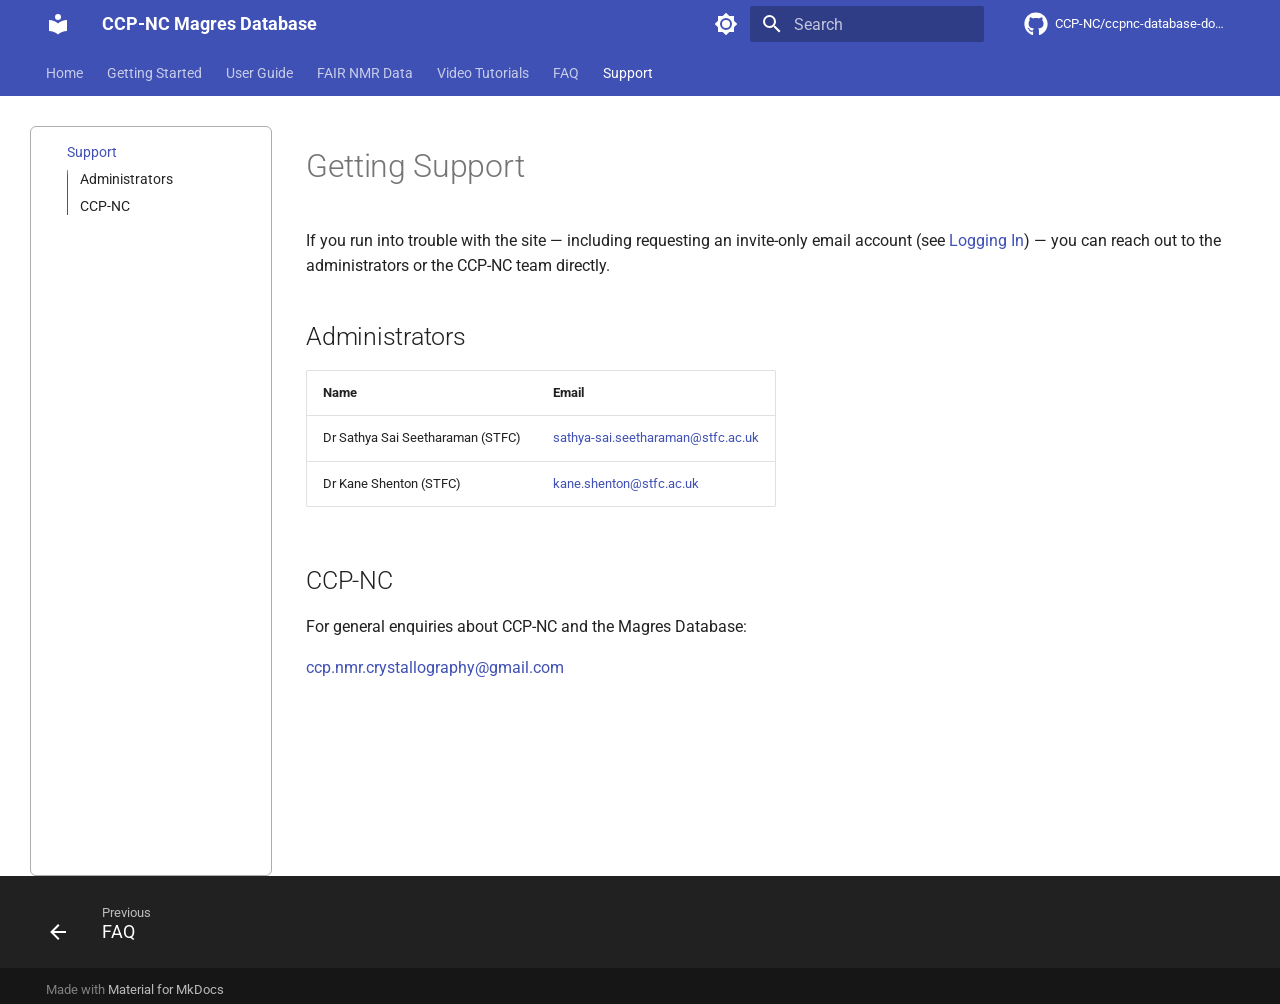
<file: reference/support/index.html>
<!doctype html>
<html lang="en" class="no-js">
  <head>
    
      <meta charset="utf-8">
      <meta name="viewport" content="width=device-width,initial-scale=1">
      
        <meta name="description" content="User documentation for the CCP-NC Magres Database (NOMAD Oasis)">
      
      
      
        <link rel="canonical" href="https://ccp-nc.github.io/ccpnc-database-documentation/reference/support/">
      
      
        <link rel="prev" href="../faq/">
      
      
      
        
      
      
      <link rel="icon" href="../../assets/images/favicon.png">
      <meta name="generator" content="mkdocs-1.6.1, mkdocs-material-9.7.7">
    
    
      
        <title>Support - CCP-NC Magres Database</title>
      
    
    
      <link rel="stylesheet" href="../../assets/stylesheets/main.ec1eaa64.min.css">
      
        
        <link rel="stylesheet" href="../../assets/stylesheets/palette.ab4e12ef.min.css">
      
      


    
    
      
    
    
      
        
        
        <link rel="preconnect" href="https://fonts.gstatic.com" crossorigin>
        <link rel="stylesheet" href="https://fonts.googleapis.com/css?family=Roboto:300,300i,400,400i,700,700i%7CRoboto+Mono:400,400i,700,700i&display=fallback">
        <style>:root{--md-text-font:"Roboto";--md-code-font:"Roboto Mono"}</style>
      
    
    
      <link rel="stylesheet" href="../../assets/stylesheets/extra.css">
    
    <script>__md_scope=new URL("../..",location),__md_hash=e=>[...e].reduce(((e,_)=>(e<<5)-e+_.charCodeAt(0)),0),__md_get=(e,_=localStorage,t=__md_scope)=>JSON.parse(_.getItem(t.pathname+"."+e)),__md_set=(e,_,t=localStorage,a=__md_scope)=>{try{t.setItem(a.pathname+"."+e,JSON.stringify(_))}catch(e){}}</script>
    
      

    
    
  </head>
  
  
    
    
      
    
    
    
    
    <body dir="ltr" data-md-color-scheme="default" data-md-color-primary="indigo" data-md-color-accent="indigo">
  
    
    <input class="md-toggle" data-md-toggle="drawer" type="checkbox" id="__drawer" autocomplete="off">
    <input class="md-toggle" data-md-toggle="search" type="checkbox" id="__search" autocomplete="off">
    <label class="md-overlay" for="__drawer"></label>
    <div data-md-component="skip">
      
        
        <a href="#getting-support" class="md-skip">
          Skip to content
        </a>
      
    </div>
    <div data-md-component="announce">
      
    </div>
    
    
      

<header class="md-header" data-md-component="header">
  <nav class="md-header__inner md-grid" aria-label="Header">
    <a href="../.." title="CCP-NC Magres Database" class="md-header__button md-logo" aria-label="CCP-NC Magres Database" data-md-component="logo">
      
  
  <svg xmlns="http://www.w3.org/2000/svg" viewBox="0 0 24 24"><path d="M12 8a3 3 0 0 0 3-3 3 3 0 0 0-3-3 3 3 0 0 0-3 3 3 3 0 0 0 3 3m0 3.54C9.64 9.35 6.5 8 3 8v11c3.5 0 6.64 1.35 9 3.54 2.36-2.19 5.5-3.54 9-3.54V8c-3.5 0-6.64 1.35-9 3.54"/></svg>

    </a>
    <label class="md-header__button md-icon" for="__drawer">
      
      <svg xmlns="http://www.w3.org/2000/svg" viewBox="0 0 24 24"><path d="M3 6h18v2H3zm0 5h18v2H3zm0 5h18v2H3z"/></svg>
    </label>
    <div class="md-header__title" data-md-component="header-title">
      <div class="md-header__ellipsis">
        <div class="md-header__topic">
          <span class="md-ellipsis">
            CCP-NC Magres Database
          </span>
        </div>
        <div class="md-header__topic" data-md-component="header-topic">
          <span class="md-ellipsis">
            
              Support
            
          </span>
        </div>
      </div>
    </div>
    
      
        <form class="md-header__option" data-md-component="palette">
  
    
    
    
    <input class="md-option" data-md-color-media="(prefers-color-scheme: light)" data-md-color-scheme="default" data-md-color-primary="indigo" data-md-color-accent="indigo"  aria-label="Switch to dark mode"  type="radio" name="__palette" id="__palette_0">
    
      <label class="md-header__button md-icon" title="Switch to dark mode" for="__palette_1" hidden>
        <svg xmlns="http://www.w3.org/2000/svg" viewBox="0 0 24 24"><path d="M12 8a4 4 0 0 0-4 4 4 4 0 0 0 4 4 4 4 0 0 0 4-4 4 4 0 0 0-4-4m0 10a6 6 0 0 1-6-6 6 6 0 0 1 6-6 6 6 0 0 1 6 6 6 6 0 0 1-6 6m8-9.31V4h-4.69L12 .69 8.69 4H4v4.69L.69 12 4 15.31V20h4.69L12 23.31 15.31 20H20v-4.69L23.31 12z"/></svg>
      </label>
    
  
    
    
    
    <input class="md-option" data-md-color-media="(prefers-color-scheme: dark)" data-md-color-scheme="slate" data-md-color-primary="indigo" data-md-color-accent="indigo"  aria-label="Switch to light mode"  type="radio" name="__palette" id="__palette_1">
    
      <label class="md-header__button md-icon" title="Switch to light mode" for="__palette_0" hidden>
        <svg xmlns="http://www.w3.org/2000/svg" viewBox="0 0 24 24"><path d="M12 18c-.89 0-1.74-.2-2.5-.55C11.56 16.5 13 14.42 13 12s-1.44-4.5-3.5-5.45C10.26 6.2 11.11 6 12 6a6 6 0 0 1 6 6 6 6 0 0 1-6 6m8-9.31V4h-4.69L12 .69 8.69 4H4v4.69L.69 12 4 15.31V20h4.69L12 23.31 15.31 20H20v-4.69L23.31 12z"/></svg>
      </label>
    
  
</form>
      
    
    
      <script>var palette=__md_get("__palette");if(palette&&palette.color){if("(prefers-color-scheme)"===palette.color.media){var media=matchMedia("(prefers-color-scheme: light)"),input=document.querySelector(media.matches?"[data-md-color-media='(prefers-color-scheme: light)']":"[data-md-color-media='(prefers-color-scheme: dark)']");palette.color.media=input.getAttribute("data-md-color-media"),palette.color.scheme=input.getAttribute("data-md-color-scheme"),palette.color.primary=input.getAttribute("data-md-color-primary"),palette.color.accent=input.getAttribute("data-md-color-accent")}for(var[key,value]of Object.entries(palette.color))document.body.setAttribute("data-md-color-"+key,value)}</script>
    
    
    
      
      
        <label class="md-header__button md-icon" for="__search">
          
          <svg xmlns="http://www.w3.org/2000/svg" viewBox="0 0 24 24"><path d="M9.5 3A6.5 6.5 0 0 1 16 9.5c0 1.61-.59 3.09-1.56 4.23l.27.27h.79l5 5-1.5 1.5-5-5v-.79l-.27-.27A6.52 6.52 0 0 1 9.5 16 6.5 6.5 0 0 1 3 9.5 6.5 6.5 0 0 1 9.5 3m0 2C7 5 5 7 5 9.5S7 14 9.5 14 14 12 14 9.5 12 5 9.5 5"/></svg>
        </label>
        <div class="md-search" data-md-component="search" role="dialog">
  <label class="md-search__overlay" for="__search"></label>
  <div class="md-search__inner" role="search">
    <form class="md-search__form" name="search">
      <input type="text" class="md-search__input" name="query" aria-label="Search" placeholder="Search" autocapitalize="off" autocorrect="off" autocomplete="off" spellcheck="false" data-md-component="search-query" required>
      <label class="md-search__icon md-icon" for="__search">
        
        <svg xmlns="http://www.w3.org/2000/svg" viewBox="0 0 24 24"><path d="M9.5 3A6.5 6.5 0 0 1 16 9.5c0 1.61-.59 3.09-1.56 4.23l.27.27h.79l5 5-1.5 1.5-5-5v-.79l-.27-.27A6.52 6.52 0 0 1 9.5 16 6.5 6.5 0 0 1 3 9.5 6.5 6.5 0 0 1 9.5 3m0 2C7 5 5 7 5 9.5S7 14 9.5 14 14 12 14 9.5 12 5 9.5 5"/></svg>
        
        <svg xmlns="http://www.w3.org/2000/svg" viewBox="0 0 24 24"><path d="M20 11v2H8l5.5 5.5-1.42 1.42L4.16 12l7.92-7.92L13.5 5.5 8 11z"/></svg>
      </label>
      <nav class="md-search__options" aria-label="Search">
        
        <button type="reset" class="md-search__icon md-icon" title="Clear" aria-label="Clear" tabindex="-1">
          
          <svg xmlns="http://www.w3.org/2000/svg" viewBox="0 0 24 24"><path d="M19 6.41 17.59 5 12 10.59 6.41 5 5 6.41 10.59 12 5 17.59 6.41 19 12 13.41 17.59 19 19 17.59 13.41 12z"/></svg>
        </button>
      </nav>
      
        <div class="md-search__suggest" data-md-component="search-suggest"></div>
      
    </form>
    <div class="md-search__output">
      <div class="md-search__scrollwrap" tabindex="0" data-md-scrollfix>
        <div class="md-search-result" data-md-component="search-result">
          <div class="md-search-result__meta">
            Initializing search
          </div>
          <ol class="md-search-result__list" role="presentation"></ol>
        </div>
      </div>
    </div>
  </div>
</div>
      
    
    
      <div class="md-header__source">
        <a href="https://github.com/CCP-NC/ccpnc-database-documentation" title="Go to repository" class="md-source" data-md-component="source">
  <div class="md-source__icon md-icon">
    
    <svg xmlns="http://www.w3.org/2000/svg" viewBox="0 0 512 512"><!--! Font Awesome Free 7.1.0 by @fontawesome - https://fontawesome.com License - https://fontawesome.com/license/free (Icons: CC BY 4.0, Fonts: SIL OFL 1.1, Code: MIT License) Copyright 2025 Fonticons, Inc.--><path d="M173.9 397.4c0 2-2.3 3.6-5.2 3.6-3.3.3-5.6-1.3-5.6-3.6 0-2 2.3-3.6 5.2-3.6 3-.3 5.6 1.3 5.6 3.6m-31.1-4.5c-.7 2 1.3 4.3 4.3 4.9 2.6 1 5.6 0 6.2-2s-1.3-4.3-4.3-5.2c-2.6-.7-5.5.3-6.2 2.3m44.2-1.7c-2.9.7-4.9 2.6-4.6 4.9.3 2 2.9 3.3 5.9 2.6 2.9-.7 4.9-2.6 4.6-4.6-.3-1.9-3-3.2-5.9-2.9M252.8 8C114.1 8 8 113.3 8 252c0 110.9 69.8 205.8 169.5 239.2 12.8 2.3 17.3-5.6 17.3-12.1 0-6.2-.3-40.4-.3-61.4 0 0-70 15-84.7-29.8 0 0-11.4-29.1-27.8-36.6 0 0-22.9-15.7 1.6-15.4 0 0 24.9 2 38.6 25.8 21.9 38.6 58.6 27.5 72.9 20.9 2.3-16 8.8-27.1 16-33.7-55.9-6.2-112.3-14.3-112.3-110.5 0-27.5 7.6-41.3 23.6-58.9-2.6-6.5-11.1-33.3 2.6-67.9 20.9-6.5 69 27 69 27 20-5.6 41.5-8.5 62.8-8.5s42.8 2.9 62.8 8.5c0 0 48.1-33.6 69-27 13.7 34.7 5.2 61.4 2.6 67.9 16 17.7 25.8 31.5 25.8 58.9 0 96.5-58.9 104.2-114.8 110.5 9.2 7.9 17 22.9 17 46.4 0 33.7-.3 75.4-.3 83.6 0 6.5 4.6 14.4 17.3 12.1C436.2 457.8 504 362.9 504 252 504 113.3 391.5 8 252.8 8M105.2 352.9c-1.3 1-1 3.3.7 5.2 1.6 1.6 3.9 2.3 5.2 1 1.3-1 1-3.3-.7-5.2-1.6-1.6-3.9-2.3-5.2-1m-10.8-8.1c-.7 1.3.3 2.9 2.3 3.9 1.6 1 3.6.7 4.3-.7.7-1.3-.3-2.9-2.3-3.9-2-.6-3.6-.3-4.3.7m32.4 35.6c-1.6 1.3-1 4.3 1.3 6.2 2.3 2.3 5.2 2.6 6.5 1 1.3-1.3.7-4.3-1.3-6.2-2.2-2.3-5.2-2.6-6.5-1m-11.4-14.7c-1.6 1-1.6 3.6 0 5.9s4.3 3.3 5.6 2.3c1.6-1.3 1.6-3.9 0-6.2-1.4-2.3-4-3.3-5.6-2"/></svg>
  </div>
  <div class="md-source__repository">
    CCP-NC/ccpnc-database-documentation
  </div>
</a>
      </div>
    
  </nav>
  
</header>
    
    <div class="md-container" data-md-component="container">
      
      
        
          
            
<nav class="md-tabs" aria-label="Tabs" data-md-component="tabs">
  <div class="md-grid">
    <ul class="md-tabs__list">
      
        
  
  
  
  
    <li class="md-tabs__item">
      <a href="../.." class="md-tabs__link">
        
  
  
    
  
  Home

      </a>
    </li>
  

      
        
  
  
  
  
    <li class="md-tabs__item">
      <a href="../../getting-started/" class="md-tabs__link">
        
  
  
    
  
  Getting Started

      </a>
    </li>
  

      
        
  
  
  
  
    
    
      <li class="md-tabs__item">
        <a href="../../user-guide/search/" class="md-tabs__link">
          
  
  
  User Guide

        </a>
      </li>
    
  

      
        
  
  
  
  
    <li class="md-tabs__item">
      <a href="../../fair-nmr-data/" class="md-tabs__link">
        
  
  
    
  
  FAIR NMR Data

      </a>
    </li>
  

      
        
  
  
  
  
    <li class="md-tabs__item">
      <a href="../../video-tutorials/" class="md-tabs__link">
        
  
  
    
  
  Video Tutorials

      </a>
    </li>
  

      
        
  
  
  
  
    <li class="md-tabs__item">
      <a href="../faq/" class="md-tabs__link">
        
  
  
    
  
  FAQ

      </a>
    </li>
  

      
        
  
  
  
    
  
  
    <li class="md-tabs__item md-tabs__item--active">
      <a href="./" class="md-tabs__link">
        
  
  
    
  
  Support

      </a>
    </li>
  

      
    </ul>
  </div>
</nav>
          
        
      
      <main class="md-main" data-md-component="main">
        <div class="md-main__inner md-grid">
          
            
              
              <div class="md-sidebar md-sidebar--primary" data-md-component="sidebar" data-md-type="navigation" >
                <div class="md-sidebar__scrollwrap">
                  <div class="md-sidebar__inner">
                    


  


  

<nav class="md-nav md-nav--primary md-nav--lifted md-nav--integrated" aria-label="Navigation" data-md-level="0">
  <label class="md-nav__title" for="__drawer">
    <a href="../.." title="CCP-NC Magres Database" class="md-nav__button md-logo" aria-label="CCP-NC Magres Database" data-md-component="logo">
      
  
  <svg xmlns="http://www.w3.org/2000/svg" viewBox="0 0 24 24"><path d="M12 8a3 3 0 0 0 3-3 3 3 0 0 0-3-3 3 3 0 0 0-3 3 3 3 0 0 0 3 3m0 3.54C9.64 9.35 6.5 8 3 8v11c3.5 0 6.64 1.35 9 3.54 2.36-2.19 5.5-3.54 9-3.54V8c-3.5 0-6.64 1.35-9 3.54"/></svg>

    </a>
    CCP-NC Magres Database
  </label>
  
    <div class="md-nav__source">
      <a href="https://github.com/CCP-NC/ccpnc-database-documentation" title="Go to repository" class="md-source" data-md-component="source">
  <div class="md-source__icon md-icon">
    
    <svg xmlns="http://www.w3.org/2000/svg" viewBox="0 0 512 512"><!--! Font Awesome Free 7.1.0 by @fontawesome - https://fontawesome.com License - https://fontawesome.com/license/free (Icons: CC BY 4.0, Fonts: SIL OFL 1.1, Code: MIT License) Copyright 2025 Fonticons, Inc.--><path d="M173.9 397.4c0 2-2.3 3.6-5.2 3.6-3.3.3-5.6-1.3-5.6-3.6 0-2 2.3-3.6 5.2-3.6 3-.3 5.6 1.3 5.6 3.6m-31.1-4.5c-.7 2 1.3 4.3 4.3 4.9 2.6 1 5.6 0 6.2-2s-1.3-4.3-4.3-5.2c-2.6-.7-5.5.3-6.2 2.3m44.2-1.7c-2.9.7-4.9 2.6-4.6 4.9.3 2 2.9 3.3 5.9 2.6 2.9-.7 4.9-2.6 4.6-4.6-.3-1.9-3-3.2-5.9-2.9M252.8 8C114.1 8 8 113.3 8 252c0 110.9 69.8 205.8 169.5 239.2 12.8 2.3 17.3-5.6 17.3-12.1 0-6.2-.3-40.4-.3-61.4 0 0-70 15-84.7-29.8 0 0-11.4-29.1-27.8-36.6 0 0-22.9-15.7 1.6-15.4 0 0 24.9 2 38.6 25.8 21.9 38.6 58.6 27.5 72.9 20.9 2.3-16 8.8-27.1 16-33.7-55.9-6.2-112.3-14.3-112.3-110.5 0-27.5 7.6-41.3 23.6-58.9-2.6-6.5-11.1-33.3 2.6-67.9 20.9-6.5 69 27 69 27 20-5.6 41.5-8.5 62.8-8.5s42.8 2.9 62.8 8.5c0 0 48.1-33.6 69-27 13.7 34.7 5.2 61.4 2.6 67.9 16 17.7 25.8 31.5 25.8 58.9 0 96.5-58.9 104.2-114.8 110.5 9.2 7.9 17 22.9 17 46.4 0 33.7-.3 75.4-.3 83.6 0 6.5 4.6 14.4 17.3 12.1C436.2 457.8 504 362.9 504 252 504 113.3 391.5 8 252.8 8M105.2 352.9c-1.3 1-1 3.3.7 5.2 1.6 1.6 3.9 2.3 5.2 1 1.3-1 1-3.3-.7-5.2-1.6-1.6-3.9-2.3-5.2-1m-10.8-8.1c-.7 1.3.3 2.9 2.3 3.9 1.6 1 3.6.7 4.3-.7.7-1.3-.3-2.9-2.3-3.9-2-.6-3.6-.3-4.3.7m32.4 35.6c-1.6 1.3-1 4.3 1.3 6.2 2.3 2.3 5.2 2.6 6.5 1 1.3-1.3.7-4.3-1.3-6.2-2.2-2.3-5.2-2.6-6.5-1m-11.4-14.7c-1.6 1-1.6 3.6 0 5.9s4.3 3.3 5.6 2.3c1.6-1.3 1.6-3.9 0-6.2-1.4-2.3-4-3.3-5.6-2"/></svg>
  </div>
  <div class="md-source__repository">
    CCP-NC/ccpnc-database-documentation
  </div>
</a>
    </div>
  
  <ul class="md-nav__list" data-md-scrollfix>
    
      
      
  
  
  
  
    <li class="md-nav__item">
      <a href="../.." class="md-nav__link">
        
  
  
  <span class="md-ellipsis">
    
  
    Home
  

    
  </span>
  
  

      </a>
    </li>
  

    
      
      
  
  
  
  
    <li class="md-nav__item">
      <a href="../../getting-started/" class="md-nav__link">
        
  
  
  <span class="md-ellipsis">
    
  
    Getting Started
  

    
  </span>
  
  

      </a>
    </li>
  

    
      
      
  
  
  
  
    
    
    
    
      
      
    
    
    <li class="md-nav__item md-nav__item--nested">
      
        
        
        <input class="md-nav__toggle md-toggle " type="checkbox" id="__nav_3" >
        
          
          <label class="md-nav__link" for="__nav_3" id="__nav_3_label" tabindex="0">
            
  
  
  <span class="md-ellipsis">
    
  
    User Guide
  

    
  </span>
  
  

            <span class="md-nav__icon md-icon"></span>
          </label>
        
        <nav class="md-nav" data-md-level="1" aria-labelledby="__nav_3_label" aria-expanded="false">
          <label class="md-nav__title" for="__nav_3">
            <span class="md-nav__icon md-icon"></span>
            
  
    User Guide
  

          </label>
          <ul class="md-nav__list" data-md-scrollfix>
            
              
                
  
  
  
  
    <li class="md-nav__item">
      <a href="../../user-guide/search/" class="md-nav__link">
        
  
  
  <span class="md-ellipsis">
    
  
    Searching the Database
  

    
  </span>
  
  

      </a>
    </li>
  

              
            
              
                
  
  
  
  
    <li class="md-nav__item">
      <a href="../../user-guide/results/" class="md-nav__link">
        
  
  
  <span class="md-ellipsis">
    
  
    Viewing Results
  

    
  </span>
  
  

      </a>
    </li>
  

              
            
              
                
  
  
  
  
    <li class="md-nav__item">
      <a href="../../user-guide/upload/" class="md-nav__link">
        
  
  
  <span class="md-ellipsis">
    
  
    Uploading Data
  

    
  </span>
  
  

      </a>
    </li>
  

              
            
              
                
  
  
  
  
    <li class="md-nav__item">
      <a href="../../user-guide/datasets/" class="md-nav__link">
        
  
  
  <span class="md-ellipsis">
    
  
    Datasets
  

    
  </span>
  
  

      </a>
    </li>
  

              
            
          </ul>
        </nav>
      
    </li>
  

    
      
      
  
  
  
  
    <li class="md-nav__item">
      <a href="../../fair-nmr-data/" class="md-nav__link">
        
  
  
  <span class="md-ellipsis">
    
  
    FAIR NMR Data
  

    
  </span>
  
  

      </a>
    </li>
  

    
      
      
  
  
  
  
    <li class="md-nav__item">
      <a href="../../video-tutorials/" class="md-nav__link">
        
  
  
  <span class="md-ellipsis">
    
  
    Video Tutorials
  

    
  </span>
  
  

      </a>
    </li>
  

    
      
      
  
  
  
  
    <li class="md-nav__item">
      <a href="../faq/" class="md-nav__link">
        
  
  
  <span class="md-ellipsis">
    
  
    FAQ
  

    
  </span>
  
  

      </a>
    </li>
  

    
      
      
  
  
    
  
  
  
    <li class="md-nav__item md-nav__item--active">
      
      <input class="md-nav__toggle md-toggle" type="checkbox" id="__toc">
      
      
        
      
      
        <label class="md-nav__link md-nav__link--active" for="__toc">
          
  
  
  <span class="md-ellipsis">
    
  
    Support
  

    
  </span>
  
  

          <span class="md-nav__icon md-icon"></span>
        </label>
      
      <a href="./" class="md-nav__link md-nav__link--active">
        
  
  
  <span class="md-ellipsis">
    
  
    Support
  

    
  </span>
  
  

      </a>
      
        

<nav class="md-nav md-nav--secondary" aria-label="Table of contents">
  
  
  
    
  
  
    <label class="md-nav__title" for="__toc">
      <span class="md-nav__icon md-icon"></span>
      Table of contents
    </label>
    <ul class="md-nav__list" data-md-component="toc" data-md-scrollfix>
      
        <li class="md-nav__item">
  <a href="#administrators" class="md-nav__link">
    <span class="md-ellipsis">
      
        Administrators
      
    </span>
  </a>
  
</li>
      
        <li class="md-nav__item">
  <a href="#ccp-nc" class="md-nav__link">
    <span class="md-ellipsis">
      
        CCP-NC
      
    </span>
  </a>
  
</li>
      
    </ul>
  
</nav>
      
    </li>
  

    
  </ul>
</nav>
                  </div>
                </div>
              </div>
            
            
          
          
            <div class="md-content" data-md-component="content">
              
              <article class="md-content__inner md-typeset">
                
                  


  
  


<h1 id="getting-support">Getting Support<a class="headerlink" href="#getting-support" title="Permanent link">&para;</a></h1>
<p>If you run into trouble with the site — including requesting an invite-only email account (see <a href="../../getting-started/#authentication">Logging In</a>) — you can reach out to the administrators or the CCP-NC team directly.</p>
<h2 id="administrators">Administrators<a class="headerlink" href="#administrators" title="Permanent link">&para;</a></h2>
<table>
<thead>
<tr>
<th>Name</th>
<th>Email</th>
</tr>
</thead>
<tbody>
<tr>
<td>Dr Sathya Sai Seetharaman (STFC)</td>
<td><a href="mailto:sathya-sai.seetharaman@stfc.ac.uk">sathya-sai.seetharaman@stfc.ac.uk</a></td>
</tr>
<tr>
<td>Dr Kane Shenton (STFC)</td>
<td><a href="mailto:kane.shenton@stfc.ac.uk">kane.shenton@stfc.ac.uk</a></td>
</tr>
</tbody>
</table>
<h2 id="ccp-nc">CCP-NC<a class="headerlink" href="#ccp-nc" title="Permanent link">&para;</a></h2>
<p>For general enquiries about CCP-NC and the Magres Database:</p>
<p><a href="mailto:ccp.nmr.crystallography@gmail.com">ccp.nmr.crystallography@gmail.com</a></p>












                
              </article>
            </div>
          
          
  <script>var tabs=__md_get("__tabs");if(Array.isArray(tabs))e:for(var set of document.querySelectorAll(".tabbed-set")){var labels=set.querySelector(".tabbed-labels");for(var tab of tabs)for(var label of labels.getElementsByTagName("label"))if(label.innerText.trim()===tab){var input=document.getElementById(label.htmlFor);input.checked=!0;continue e}}</script>

<script>var target=document.getElementById(location.hash.slice(1));target&&target.name&&(target.checked=target.name.startsWith("__tabbed_"))</script>
        </div>
        
          <button type="button" class="md-top md-icon" data-md-component="top" hidden>
  
  <svg xmlns="http://www.w3.org/2000/svg" viewBox="0 0 24 24"><path d="M13 20h-2V8l-5.5 5.5-1.42-1.42L12 4.16l7.92 7.92-1.42 1.42L13 8z"/></svg>
  Back to top
</button>
        
      </main>
      
        <footer class="md-footer">
  
    
      
      <nav class="md-footer__inner md-grid" aria-label="Footer" >
        
          
          <a href="../faq/" class="md-footer__link md-footer__link--prev" aria-label="Previous: FAQ">
            <div class="md-footer__button md-icon">
              
              <svg xmlns="http://www.w3.org/2000/svg" viewBox="0 0 24 24"><path d="M20 11v2H8l5.5 5.5-1.42 1.42L4.16 12l7.92-7.92L13.5 5.5 8 11z"/></svg>
            </div>
            <div class="md-footer__title">
              <span class="md-footer__direction">
                Previous
              </span>
              <div class="md-ellipsis">
                FAQ
              </div>
            </div>
          </a>
        
        
      </nav>
    
  
  <div class="md-footer-meta md-typeset">
    <div class="md-footer-meta__inner md-grid">
      <div class="md-copyright">
  
  
    Made with
    <a href="https://squidfunk.github.io/mkdocs-material/" target="_blank" rel="noopener">
      Material for MkDocs
    </a>
  
</div>
      
    </div>
  </div>
</footer>
      
    </div>
    <div class="md-dialog" data-md-component="dialog">
      <div class="md-dialog__inner md-typeset"></div>
    </div>
    
    
    
      
      
      <script id="__config" type="application/json">{"annotate": null, "base": "../..", "features": ["navigation.tabs", "navigation.top", "navigation.footer", "search.suggest", "search.highlight", "content.code.copy", "content.tabs.link", "toc.follow", "toc.integrate"], "search": "../../assets/javascripts/workers/search.2c215733.min.js", "tags": null, "translations": {"clipboard.copied": "Copied to clipboard", "clipboard.copy": "Copy to clipboard", "search.result.more.one": "1 more on this page", "search.result.more.other": "# more on this page", "search.result.none": "No matching documents", "search.result.one": "1 matching document", "search.result.other": "# matching documents", "search.result.placeholder": "Type to start searching", "search.result.term.missing": "Missing", "select.version": "Select version"}, "version": null}</script>
    
    
      <script src="../../assets/javascripts/bundle.d7400e89.min.js"></script>
      
    
  </body>
</html>
</file>
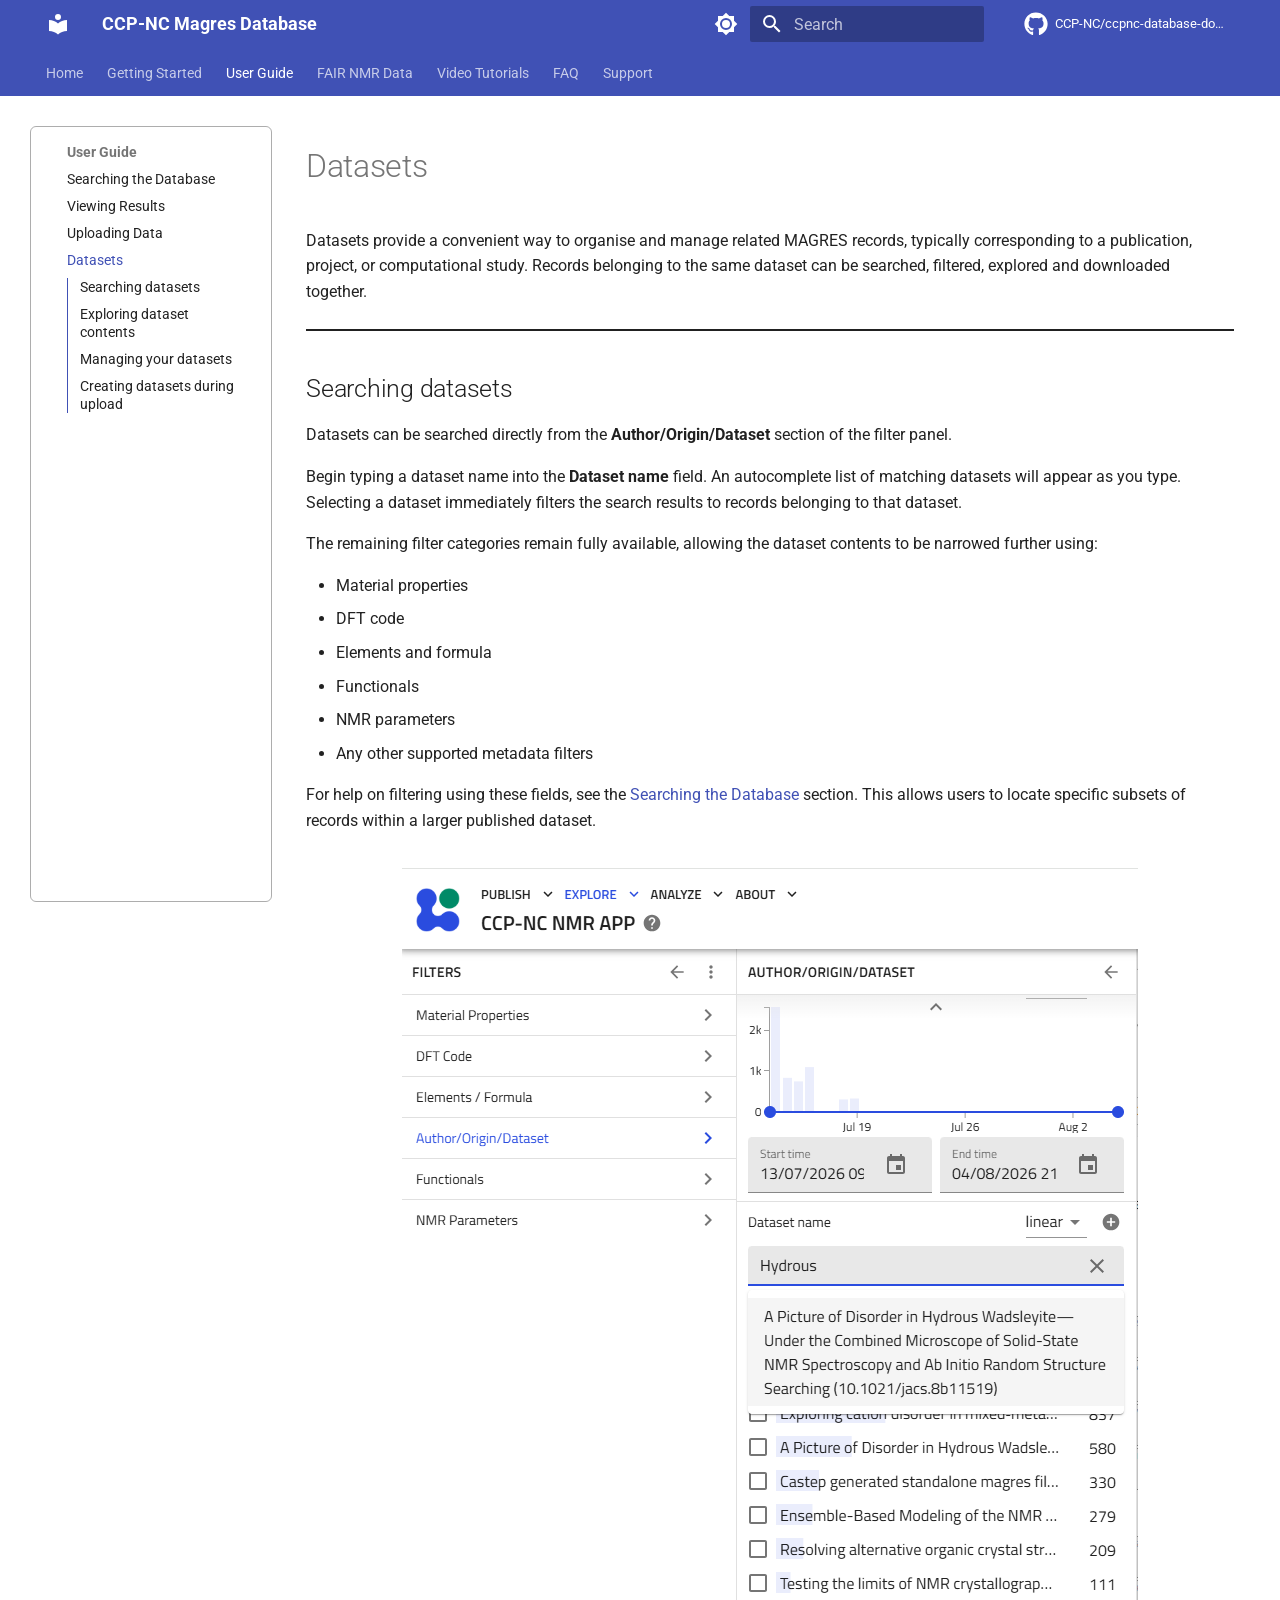
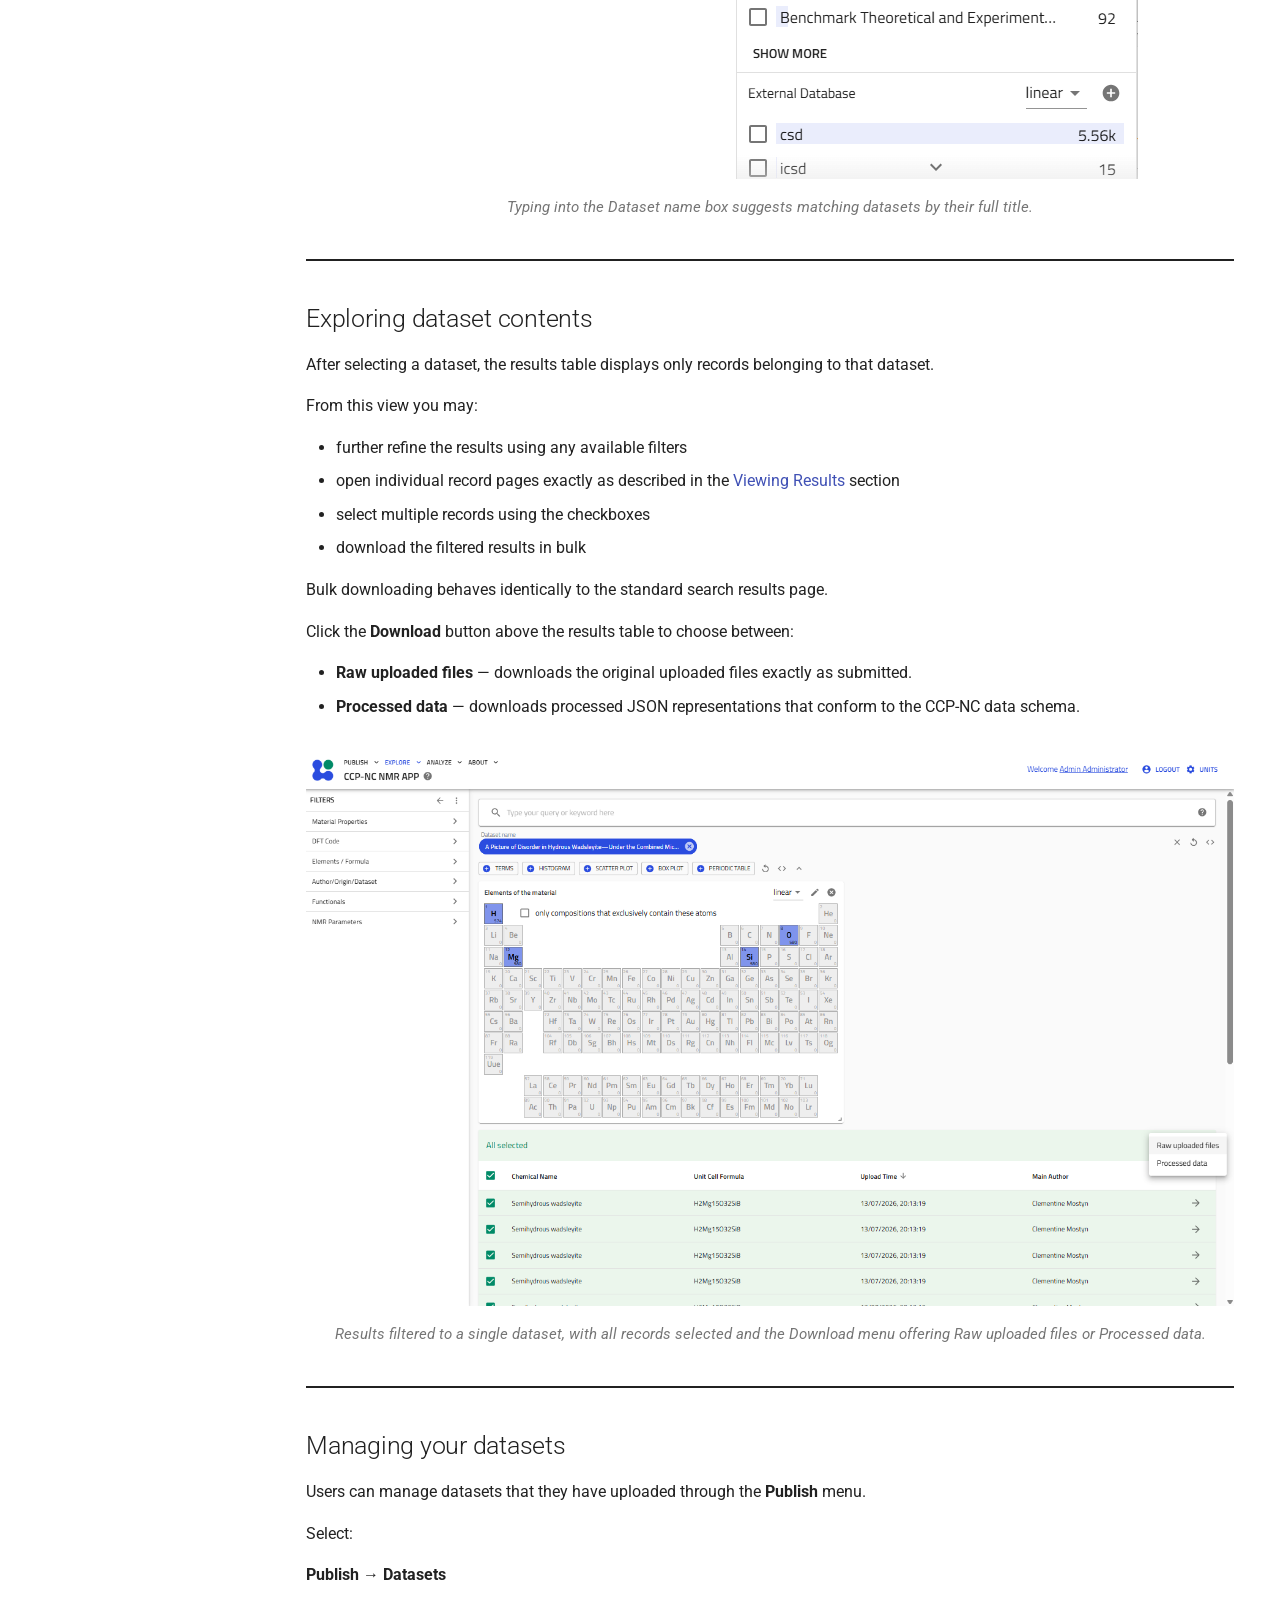
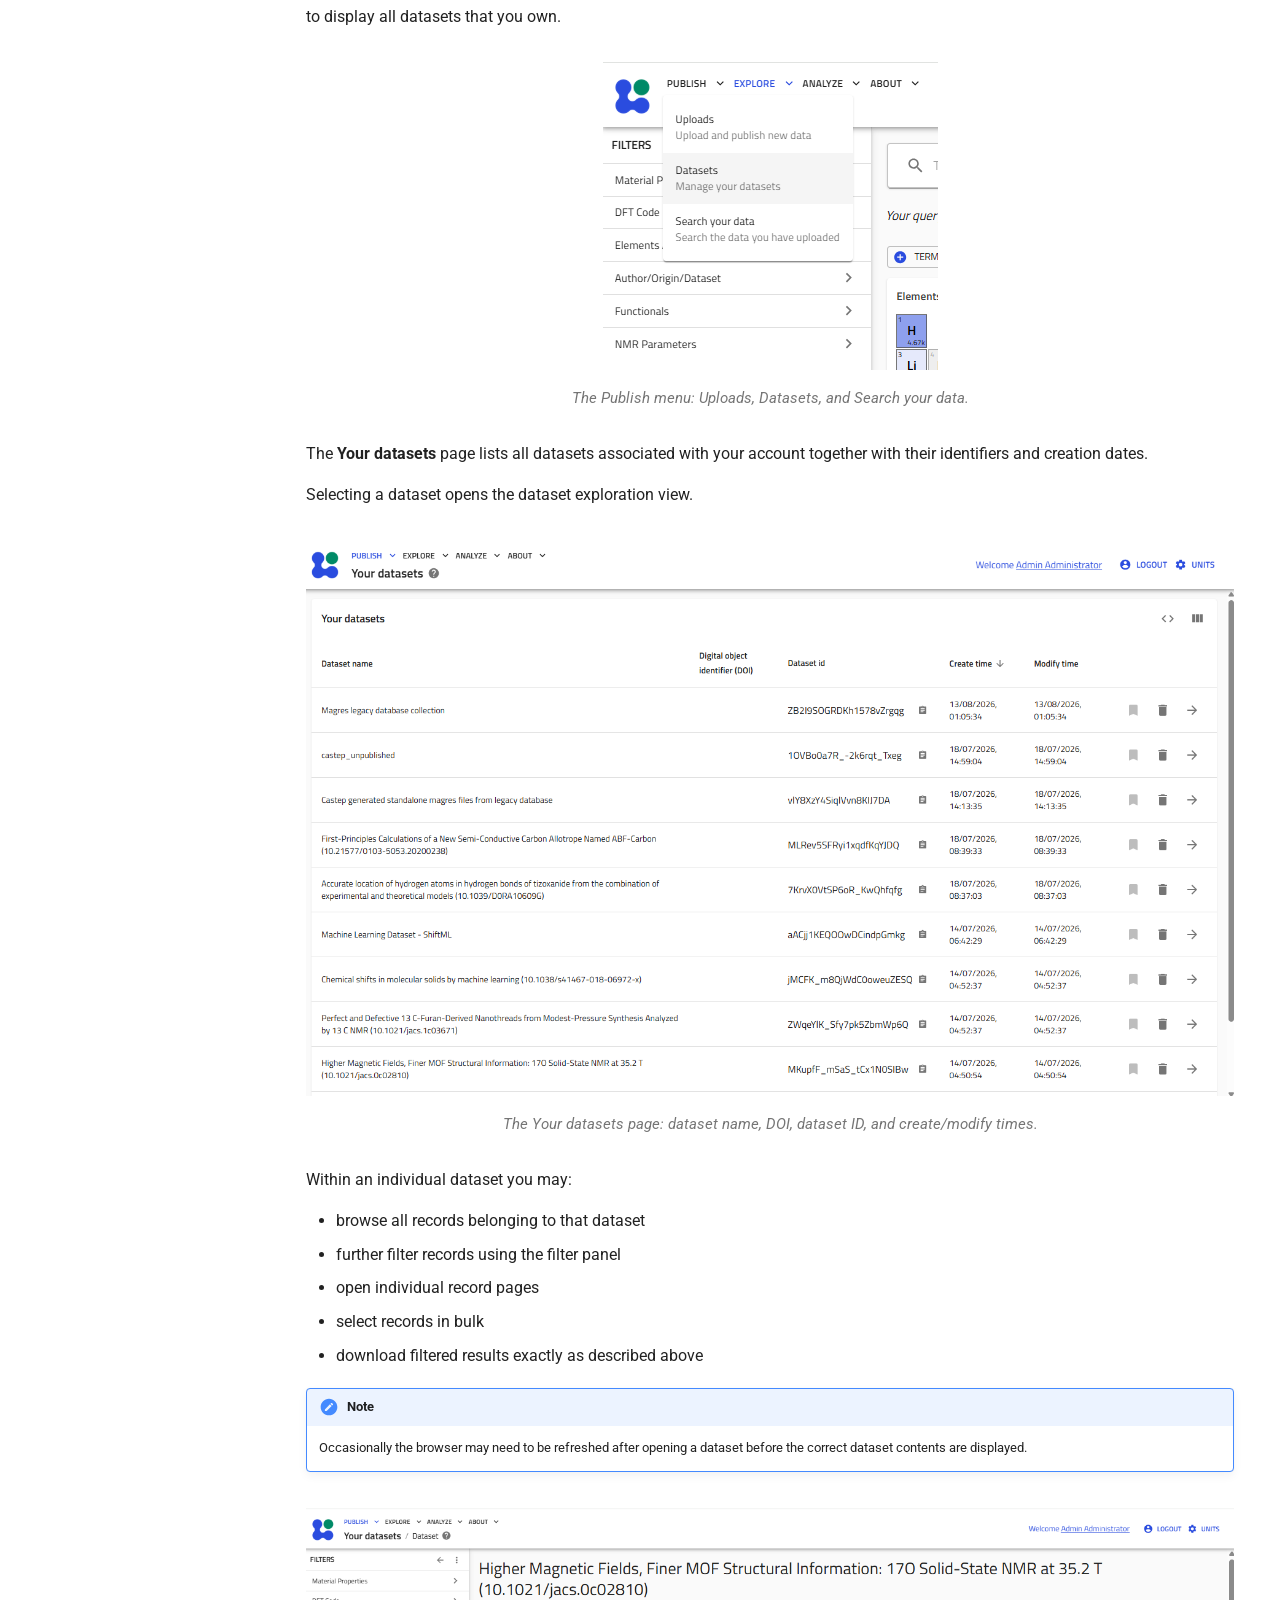
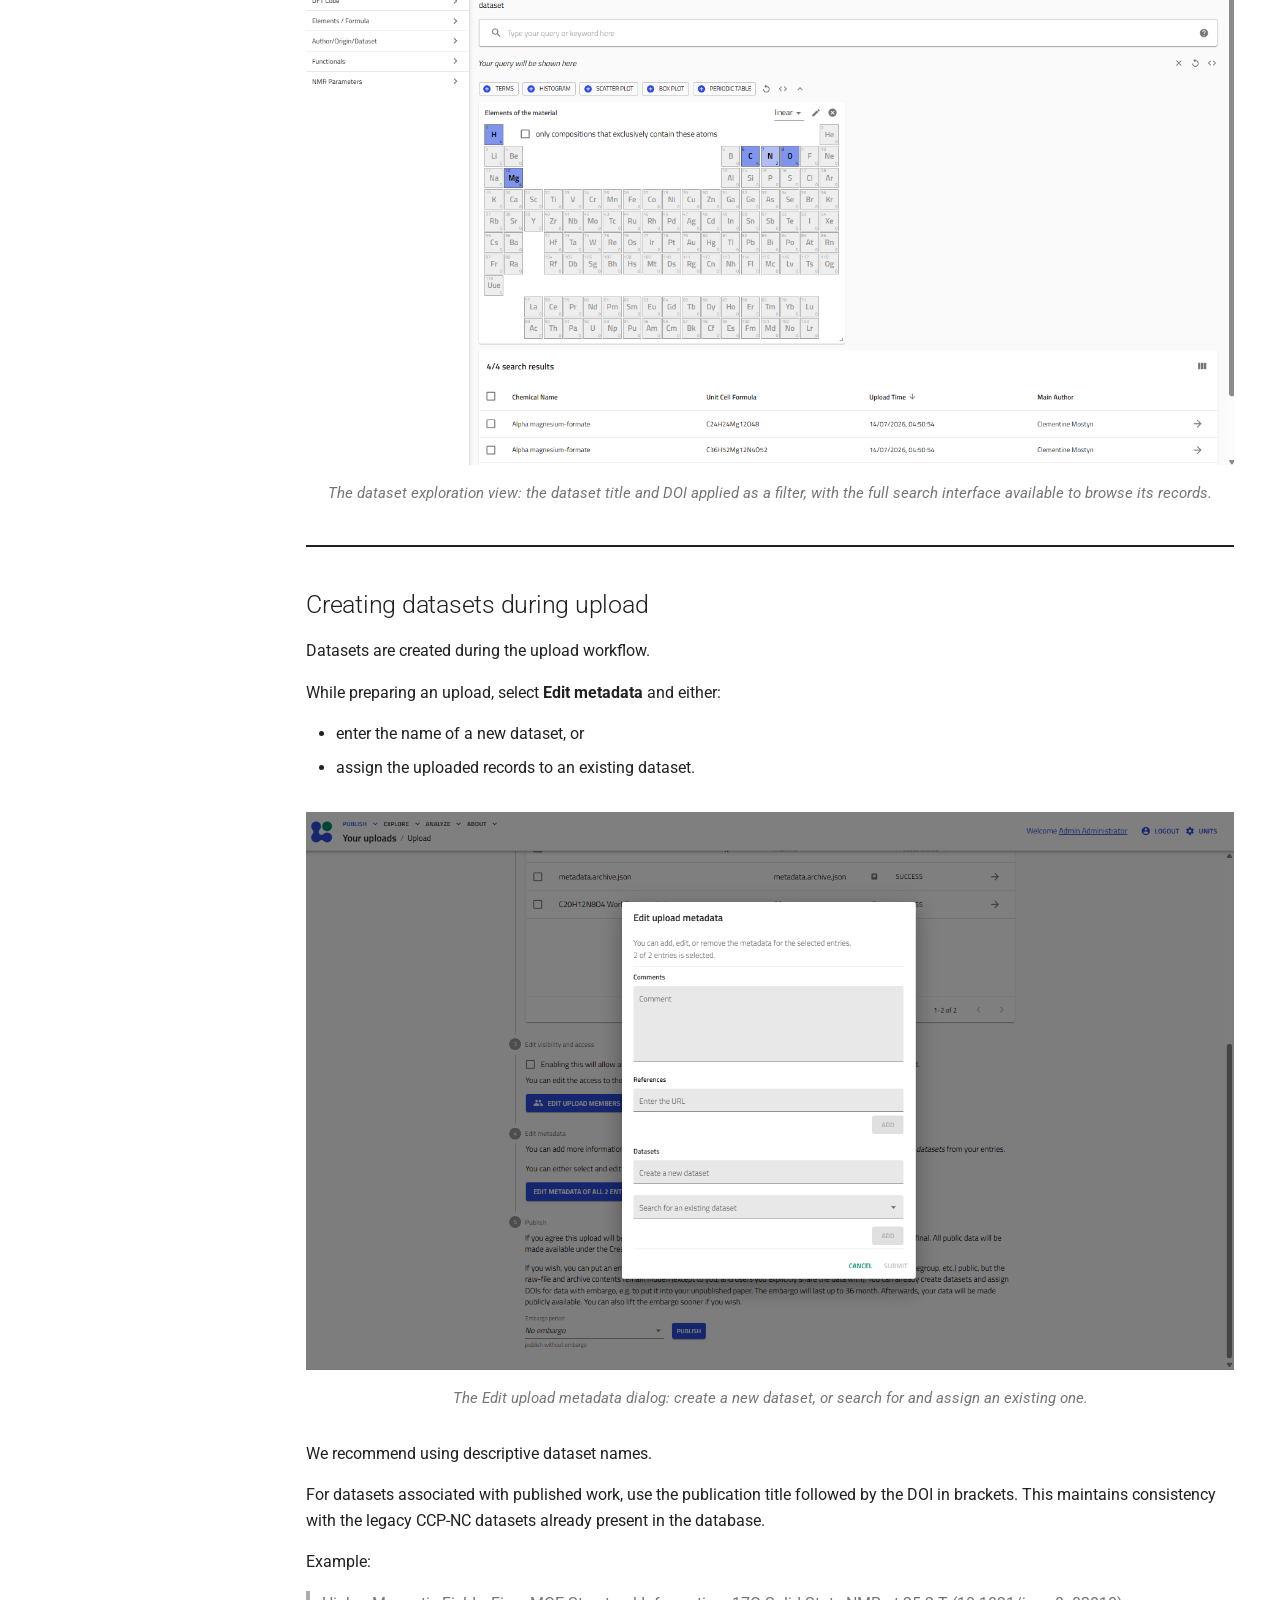
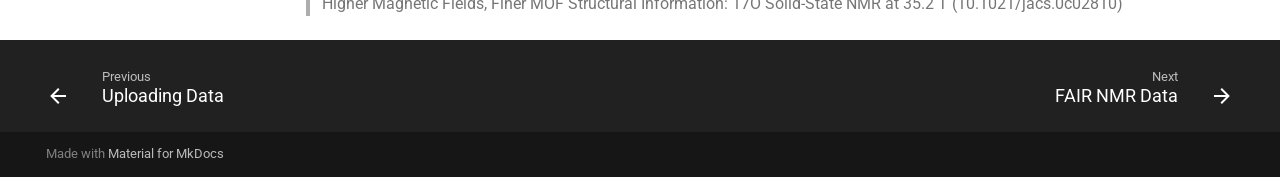
<file: user-guide/datasets/index.html>
<!doctype html>
<html lang="en" class="no-js">
  <head>
    
      <meta charset="utf-8">
      <meta name="viewport" content="width=device-width,initial-scale=1">
      
        <meta name="description" content="User documentation for the CCP-NC Magres Database (NOMAD Oasis)">
      
      
      
        <link rel="canonical" href="https://ccp-nc.github.io/ccpnc-database-documentation/user-guide/datasets/">
      
      
        <link rel="prev" href="../upload/">
      
      
        <link rel="next" href="../../fair-nmr-data/">
      
      
        
      
      
      <link rel="icon" href="../../assets/images/favicon.png">
      <meta name="generator" content="mkdocs-1.6.1, mkdocs-material-9.7.7">
    
    
      
        <title>Datasets - CCP-NC Magres Database</title>
      
    
    
      <link rel="stylesheet" href="../../assets/stylesheets/main.ec1eaa64.min.css">
      
        
        <link rel="stylesheet" href="../../assets/stylesheets/palette.ab4e12ef.min.css">
      
      


    
    
      
    
    
      
        
        
        <link rel="preconnect" href="https://fonts.gstatic.com" crossorigin>
        <link rel="stylesheet" href="https://fonts.googleapis.com/css?family=Roboto:300,300i,400,400i,700,700i%7CRoboto+Mono:400,400i,700,700i&display=fallback">
        <style>:root{--md-text-font:"Roboto";--md-code-font:"Roboto Mono"}</style>
      
    
    
      <link rel="stylesheet" href="../../assets/stylesheets/extra.css">
    
    <script>__md_scope=new URL("../..",location),__md_hash=e=>[...e].reduce(((e,_)=>(e<<5)-e+_.charCodeAt(0)),0),__md_get=(e,_=localStorage,t=__md_scope)=>JSON.parse(_.getItem(t.pathname+"."+e)),__md_set=(e,_,t=localStorage,a=__md_scope)=>{try{t.setItem(a.pathname+"."+e,JSON.stringify(_))}catch(e){}}</script>
    
      

    
    
  </head>
  
  
    
    
      
    
    
    
    
    <body dir="ltr" data-md-color-scheme="default" data-md-color-primary="indigo" data-md-color-accent="indigo">
  
    
    <input class="md-toggle" data-md-toggle="drawer" type="checkbox" id="__drawer" autocomplete="off">
    <input class="md-toggle" data-md-toggle="search" type="checkbox" id="__search" autocomplete="off">
    <label class="md-overlay" for="__drawer"></label>
    <div data-md-component="skip">
      
        
        <a href="#datasets" class="md-skip">
          Skip to content
        </a>
      
    </div>
    <div data-md-component="announce">
      
    </div>
    
    
      

<header class="md-header" data-md-component="header">
  <nav class="md-header__inner md-grid" aria-label="Header">
    <a href="../.." title="CCP-NC Magres Database" class="md-header__button md-logo" aria-label="CCP-NC Magres Database" data-md-component="logo">
      
  
  <svg xmlns="http://www.w3.org/2000/svg" viewBox="0 0 24 24"><path d="M12 8a3 3 0 0 0 3-3 3 3 0 0 0-3-3 3 3 0 0 0-3 3 3 3 0 0 0 3 3m0 3.54C9.64 9.35 6.5 8 3 8v11c3.5 0 6.64 1.35 9 3.54 2.36-2.19 5.5-3.54 9-3.54V8c-3.5 0-6.64 1.35-9 3.54"/></svg>

    </a>
    <label class="md-header__button md-icon" for="__drawer">
      
      <svg xmlns="http://www.w3.org/2000/svg" viewBox="0 0 24 24"><path d="M3 6h18v2H3zm0 5h18v2H3zm0 5h18v2H3z"/></svg>
    </label>
    <div class="md-header__title" data-md-component="header-title">
      <div class="md-header__ellipsis">
        <div class="md-header__topic">
          <span class="md-ellipsis">
            CCP-NC Magres Database
          </span>
        </div>
        <div class="md-header__topic" data-md-component="header-topic">
          <span class="md-ellipsis">
            
              Datasets
            
          </span>
        </div>
      </div>
    </div>
    
      
        <form class="md-header__option" data-md-component="palette">
  
    
    
    
    <input class="md-option" data-md-color-media="(prefers-color-scheme: light)" data-md-color-scheme="default" data-md-color-primary="indigo" data-md-color-accent="indigo"  aria-label="Switch to dark mode"  type="radio" name="__palette" id="__palette_0">
    
      <label class="md-header__button md-icon" title="Switch to dark mode" for="__palette_1" hidden>
        <svg xmlns="http://www.w3.org/2000/svg" viewBox="0 0 24 24"><path d="M12 8a4 4 0 0 0-4 4 4 4 0 0 0 4 4 4 4 0 0 0 4-4 4 4 0 0 0-4-4m0 10a6 6 0 0 1-6-6 6 6 0 0 1 6-6 6 6 0 0 1 6 6 6 6 0 0 1-6 6m8-9.31V4h-4.69L12 .69 8.69 4H4v4.69L.69 12 4 15.31V20h4.69L12 23.31 15.31 20H20v-4.69L23.31 12z"/></svg>
      </label>
    
  
    
    
    
    <input class="md-option" data-md-color-media="(prefers-color-scheme: dark)" data-md-color-scheme="slate" data-md-color-primary="indigo" data-md-color-accent="indigo"  aria-label="Switch to light mode"  type="radio" name="__palette" id="__palette_1">
    
      <label class="md-header__button md-icon" title="Switch to light mode" for="__palette_0" hidden>
        <svg xmlns="http://www.w3.org/2000/svg" viewBox="0 0 24 24"><path d="M12 18c-.89 0-1.74-.2-2.5-.55C11.56 16.5 13 14.42 13 12s-1.44-4.5-3.5-5.45C10.26 6.2 11.11 6 12 6a6 6 0 0 1 6 6 6 6 0 0 1-6 6m8-9.31V4h-4.69L12 .69 8.69 4H4v4.69L.69 12 4 15.31V20h4.69L12 23.31 15.31 20H20v-4.69L23.31 12z"/></svg>
      </label>
    
  
</form>
      
    
    
      <script>var palette=__md_get("__palette");if(palette&&palette.color){if("(prefers-color-scheme)"===palette.color.media){var media=matchMedia("(prefers-color-scheme: light)"),input=document.querySelector(media.matches?"[data-md-color-media='(prefers-color-scheme: light)']":"[data-md-color-media='(prefers-color-scheme: dark)']");palette.color.media=input.getAttribute("data-md-color-media"),palette.color.scheme=input.getAttribute("data-md-color-scheme"),palette.color.primary=input.getAttribute("data-md-color-primary"),palette.color.accent=input.getAttribute("data-md-color-accent")}for(var[key,value]of Object.entries(palette.color))document.body.setAttribute("data-md-color-"+key,value)}</script>
    
    
    
      
      
        <label class="md-header__button md-icon" for="__search">
          
          <svg xmlns="http://www.w3.org/2000/svg" viewBox="0 0 24 24"><path d="M9.5 3A6.5 6.5 0 0 1 16 9.5c0 1.61-.59 3.09-1.56 4.23l.27.27h.79l5 5-1.5 1.5-5-5v-.79l-.27-.27A6.52 6.52 0 0 1 9.5 16 6.5 6.5 0 0 1 3 9.5 6.5 6.5 0 0 1 9.5 3m0 2C7 5 5 7 5 9.5S7 14 9.5 14 14 12 14 9.5 12 5 9.5 5"/></svg>
        </label>
        <div class="md-search" data-md-component="search" role="dialog">
  <label class="md-search__overlay" for="__search"></label>
  <div class="md-search__inner" role="search">
    <form class="md-search__form" name="search">
      <input type="text" class="md-search__input" name="query" aria-label="Search" placeholder="Search" autocapitalize="off" autocorrect="off" autocomplete="off" spellcheck="false" data-md-component="search-query" required>
      <label class="md-search__icon md-icon" for="__search">
        
        <svg xmlns="http://www.w3.org/2000/svg" viewBox="0 0 24 24"><path d="M9.5 3A6.5 6.5 0 0 1 16 9.5c0 1.61-.59 3.09-1.56 4.23l.27.27h.79l5 5-1.5 1.5-5-5v-.79l-.27-.27A6.52 6.52 0 0 1 9.5 16 6.5 6.5 0 0 1 3 9.5 6.5 6.5 0 0 1 9.5 3m0 2C7 5 5 7 5 9.5S7 14 9.5 14 14 12 14 9.5 12 5 9.5 5"/></svg>
        
        <svg xmlns="http://www.w3.org/2000/svg" viewBox="0 0 24 24"><path d="M20 11v2H8l5.5 5.5-1.42 1.42L4.16 12l7.92-7.92L13.5 5.5 8 11z"/></svg>
      </label>
      <nav class="md-search__options" aria-label="Search">
        
        <button type="reset" class="md-search__icon md-icon" title="Clear" aria-label="Clear" tabindex="-1">
          
          <svg xmlns="http://www.w3.org/2000/svg" viewBox="0 0 24 24"><path d="M19 6.41 17.59 5 12 10.59 6.41 5 5 6.41 10.59 12 5 17.59 6.41 19 12 13.41 17.59 19 19 17.59 13.41 12z"/></svg>
        </button>
      </nav>
      
        <div class="md-search__suggest" data-md-component="search-suggest"></div>
      
    </form>
    <div class="md-search__output">
      <div class="md-search__scrollwrap" tabindex="0" data-md-scrollfix>
        <div class="md-search-result" data-md-component="search-result">
          <div class="md-search-result__meta">
            Initializing search
          </div>
          <ol class="md-search-result__list" role="presentation"></ol>
        </div>
      </div>
    </div>
  </div>
</div>
      
    
    
      <div class="md-header__source">
        <a href="https://github.com/CCP-NC/ccpnc-database-documentation" title="Go to repository" class="md-source" data-md-component="source">
  <div class="md-source__icon md-icon">
    
    <svg xmlns="http://www.w3.org/2000/svg" viewBox="0 0 512 512"><!--! Font Awesome Free 7.1.0 by @fontawesome - https://fontawesome.com License - https://fontawesome.com/license/free (Icons: CC BY 4.0, Fonts: SIL OFL 1.1, Code: MIT License) Copyright 2025 Fonticons, Inc.--><path d="M173.9 397.4c0 2-2.3 3.6-5.2 3.6-3.3.3-5.6-1.3-5.6-3.6 0-2 2.3-3.6 5.2-3.6 3-.3 5.6 1.3 5.6 3.6m-31.1-4.5c-.7 2 1.3 4.3 4.3 4.9 2.6 1 5.6 0 6.2-2s-1.3-4.3-4.3-5.2c-2.6-.7-5.5.3-6.2 2.3m44.2-1.7c-2.9.7-4.9 2.6-4.6 4.9.3 2 2.9 3.3 5.9 2.6 2.9-.7 4.9-2.6 4.6-4.6-.3-1.9-3-3.2-5.9-2.9M252.8 8C114.1 8 8 113.3 8 252c0 110.9 69.8 205.8 169.5 239.2 12.8 2.3 17.3-5.6 17.3-12.1 0-6.2-.3-40.4-.3-61.4 0 0-70 15-84.7-29.8 0 0-11.4-29.1-27.8-36.6 0 0-22.9-15.7 1.6-15.4 0 0 24.9 2 38.6 25.8 21.9 38.6 58.6 27.5 72.9 20.9 2.3-16 8.8-27.1 16-33.7-55.9-6.2-112.3-14.3-112.3-110.5 0-27.5 7.6-41.3 23.6-58.9-2.6-6.5-11.1-33.3 2.6-67.9 20.9-6.5 69 27 69 27 20-5.6 41.5-8.5 62.8-8.5s42.8 2.9 62.8 8.5c0 0 48.1-33.6 69-27 13.7 34.7 5.2 61.4 2.6 67.9 16 17.7 25.8 31.5 25.8 58.9 0 96.5-58.9 104.2-114.8 110.5 9.2 7.9 17 22.9 17 46.4 0 33.7-.3 75.4-.3 83.6 0 6.5 4.6 14.4 17.3 12.1C436.2 457.8 504 362.9 504 252 504 113.3 391.5 8 252.8 8M105.2 352.9c-1.3 1-1 3.3.7 5.2 1.6 1.6 3.9 2.3 5.2 1 1.3-1 1-3.3-.7-5.2-1.6-1.6-3.9-2.3-5.2-1m-10.8-8.1c-.7 1.3.3 2.9 2.3 3.9 1.6 1 3.6.7 4.3-.7.7-1.3-.3-2.9-2.3-3.9-2-.6-3.6-.3-4.3.7m32.4 35.6c-1.6 1.3-1 4.3 1.3 6.2 2.3 2.3 5.2 2.6 6.5 1 1.3-1.3.7-4.3-1.3-6.2-2.2-2.3-5.2-2.6-6.5-1m-11.4-14.7c-1.6 1-1.6 3.6 0 5.9s4.3 3.3 5.6 2.3c1.6-1.3 1.6-3.9 0-6.2-1.4-2.3-4-3.3-5.6-2"/></svg>
  </div>
  <div class="md-source__repository">
    CCP-NC/ccpnc-database-documentation
  </div>
</a>
      </div>
    
  </nav>
  
</header>
    
    <div class="md-container" data-md-component="container">
      
      
        
          
            
<nav class="md-tabs" aria-label="Tabs" data-md-component="tabs">
  <div class="md-grid">
    <ul class="md-tabs__list">
      
        
  
  
  
  
    <li class="md-tabs__item">
      <a href="../.." class="md-tabs__link">
        
  
  
    
  
  Home

      </a>
    </li>
  

      
        
  
  
  
  
    <li class="md-tabs__item">
      <a href="../../getting-started/" class="md-tabs__link">
        
  
  
    
  
  Getting Started

      </a>
    </li>
  

      
        
  
  
  
    
  
  
    
    
      <li class="md-tabs__item md-tabs__item--active">
        <a href="../search/" class="md-tabs__link">
          
  
  
  User Guide

        </a>
      </li>
    
  

      
        
  
  
  
  
    <li class="md-tabs__item">
      <a href="../../fair-nmr-data/" class="md-tabs__link">
        
  
  
    
  
  FAIR NMR Data

      </a>
    </li>
  

      
        
  
  
  
  
    <li class="md-tabs__item">
      <a href="../../video-tutorials/" class="md-tabs__link">
        
  
  
    
  
  Video Tutorials

      </a>
    </li>
  

      
        
  
  
  
  
    <li class="md-tabs__item">
      <a href="../../reference/faq/" class="md-tabs__link">
        
  
  
    
  
  FAQ

      </a>
    </li>
  

      
        
  
  
  
  
    <li class="md-tabs__item">
      <a href="../../reference/support/" class="md-tabs__link">
        
  
  
    
  
  Support

      </a>
    </li>
  

      
    </ul>
  </div>
</nav>
          
        
      
      <main class="md-main" data-md-component="main">
        <div class="md-main__inner md-grid">
          
            
              
              <div class="md-sidebar md-sidebar--primary" data-md-component="sidebar" data-md-type="navigation" >
                <div class="md-sidebar__scrollwrap">
                  <div class="md-sidebar__inner">
                    


  


  

<nav class="md-nav md-nav--primary md-nav--lifted md-nav--integrated" aria-label="Navigation" data-md-level="0">
  <label class="md-nav__title" for="__drawer">
    <a href="../.." title="CCP-NC Magres Database" class="md-nav__button md-logo" aria-label="CCP-NC Magres Database" data-md-component="logo">
      
  
  <svg xmlns="http://www.w3.org/2000/svg" viewBox="0 0 24 24"><path d="M12 8a3 3 0 0 0 3-3 3 3 0 0 0-3-3 3 3 0 0 0-3 3 3 3 0 0 0 3 3m0 3.54C9.64 9.35 6.5 8 3 8v11c3.5 0 6.64 1.35 9 3.54 2.36-2.19 5.5-3.54 9-3.54V8c-3.5 0-6.64 1.35-9 3.54"/></svg>

    </a>
    CCP-NC Magres Database
  </label>
  
    <div class="md-nav__source">
      <a href="https://github.com/CCP-NC/ccpnc-database-documentation" title="Go to repository" class="md-source" data-md-component="source">
  <div class="md-source__icon md-icon">
    
    <svg xmlns="http://www.w3.org/2000/svg" viewBox="0 0 512 512"><!--! Font Awesome Free 7.1.0 by @fontawesome - https://fontawesome.com License - https://fontawesome.com/license/free (Icons: CC BY 4.0, Fonts: SIL OFL 1.1, Code: MIT License) Copyright 2025 Fonticons, Inc.--><path d="M173.9 397.4c0 2-2.3 3.6-5.2 3.6-3.3.3-5.6-1.3-5.6-3.6 0-2 2.3-3.6 5.2-3.6 3-.3 5.6 1.3 5.6 3.6m-31.1-4.5c-.7 2 1.3 4.3 4.3 4.9 2.6 1 5.6 0 6.2-2s-1.3-4.3-4.3-5.2c-2.6-.7-5.5.3-6.2 2.3m44.2-1.7c-2.9.7-4.9 2.6-4.6 4.9.3 2 2.9 3.3 5.9 2.6 2.9-.7 4.9-2.6 4.6-4.6-.3-1.9-3-3.2-5.9-2.9M252.8 8C114.1 8 8 113.3 8 252c0 110.9 69.8 205.8 169.5 239.2 12.8 2.3 17.3-5.6 17.3-12.1 0-6.2-.3-40.4-.3-61.4 0 0-70 15-84.7-29.8 0 0-11.4-29.1-27.8-36.6 0 0-22.9-15.7 1.6-15.4 0 0 24.9 2 38.6 25.8 21.9 38.6 58.6 27.5 72.9 20.9 2.3-16 8.8-27.1 16-33.7-55.9-6.2-112.3-14.3-112.3-110.5 0-27.5 7.6-41.3 23.6-58.9-2.6-6.5-11.1-33.3 2.6-67.9 20.9-6.5 69 27 69 27 20-5.6 41.5-8.5 62.8-8.5s42.8 2.9 62.8 8.5c0 0 48.1-33.6 69-27 13.7 34.7 5.2 61.4 2.6 67.9 16 17.7 25.8 31.5 25.8 58.9 0 96.5-58.9 104.2-114.8 110.5 9.2 7.9 17 22.9 17 46.4 0 33.7-.3 75.4-.3 83.6 0 6.5 4.6 14.4 17.3 12.1C436.2 457.8 504 362.9 504 252 504 113.3 391.5 8 252.8 8M105.2 352.9c-1.3 1-1 3.3.7 5.2 1.6 1.6 3.9 2.3 5.2 1 1.3-1 1-3.3-.7-5.2-1.6-1.6-3.9-2.3-5.2-1m-10.8-8.1c-.7 1.3.3 2.9 2.3 3.9 1.6 1 3.6.7 4.3-.7.7-1.3-.3-2.9-2.3-3.9-2-.6-3.6-.3-4.3.7m32.4 35.6c-1.6 1.3-1 4.3 1.3 6.2 2.3 2.3 5.2 2.6 6.5 1 1.3-1.3.7-4.3-1.3-6.2-2.2-2.3-5.2-2.6-6.5-1m-11.4-14.7c-1.6 1-1.6 3.6 0 5.9s4.3 3.3 5.6 2.3c1.6-1.3 1.6-3.9 0-6.2-1.4-2.3-4-3.3-5.6-2"/></svg>
  </div>
  <div class="md-source__repository">
    CCP-NC/ccpnc-database-documentation
  </div>
</a>
    </div>
  
  <ul class="md-nav__list" data-md-scrollfix>
    
      
      
  
  
  
  
    <li class="md-nav__item">
      <a href="../.." class="md-nav__link">
        
  
  
  <span class="md-ellipsis">
    
  
    Home
  

    
  </span>
  
  

      </a>
    </li>
  

    
      
      
  
  
  
  
    <li class="md-nav__item">
      <a href="../../getting-started/" class="md-nav__link">
        
  
  
  <span class="md-ellipsis">
    
  
    Getting Started
  

    
  </span>
  
  

      </a>
    </li>
  

    
      
      
  
  
    
  
  
  
    
    
    
    
      
        
        
      
      
    
    
    <li class="md-nav__item md-nav__item--active md-nav__item--section md-nav__item--nested">
      
        
        
        <input class="md-nav__toggle md-toggle " type="checkbox" id="__nav_3" checked>
        
          
          <label class="md-nav__link" for="__nav_3" id="__nav_3_label" tabindex="">
            
  
  
  <span class="md-ellipsis">
    
  
    User Guide
  

    
  </span>
  
  

            <span class="md-nav__icon md-icon"></span>
          </label>
        
        <nav class="md-nav" data-md-level="1" aria-labelledby="__nav_3_label" aria-expanded="true">
          <label class="md-nav__title" for="__nav_3">
            <span class="md-nav__icon md-icon"></span>
            
  
    User Guide
  

          </label>
          <ul class="md-nav__list" data-md-scrollfix>
            
              
                
  
  
  
  
    <li class="md-nav__item">
      <a href="../search/" class="md-nav__link">
        
  
  
  <span class="md-ellipsis">
    
  
    Searching the Database
  

    
  </span>
  
  

      </a>
    </li>
  

              
            
              
                
  
  
  
  
    <li class="md-nav__item">
      <a href="../results/" class="md-nav__link">
        
  
  
  <span class="md-ellipsis">
    
  
    Viewing Results
  

    
  </span>
  
  

      </a>
    </li>
  

              
            
              
                
  
  
  
  
    <li class="md-nav__item">
      <a href="../upload/" class="md-nav__link">
        
  
  
  <span class="md-ellipsis">
    
  
    Uploading Data
  

    
  </span>
  
  

      </a>
    </li>
  

              
            
              
                
  
  
    
  
  
  
    <li class="md-nav__item md-nav__item--active">
      
      <input class="md-nav__toggle md-toggle" type="checkbox" id="__toc">
      
      
        
      
      
        <label class="md-nav__link md-nav__link--active" for="__toc">
          
  
  
  <span class="md-ellipsis">
    
  
    Datasets
  

    
  </span>
  
  

          <span class="md-nav__icon md-icon"></span>
        </label>
      
      <a href="./" class="md-nav__link md-nav__link--active">
        
  
  
  <span class="md-ellipsis">
    
  
    Datasets
  

    
  </span>
  
  

      </a>
      
        

<nav class="md-nav md-nav--secondary" aria-label="Table of contents">
  
  
  
    
  
  
    <label class="md-nav__title" for="__toc">
      <span class="md-nav__icon md-icon"></span>
      Table of contents
    </label>
    <ul class="md-nav__list" data-md-component="toc" data-md-scrollfix>
      
        <li class="md-nav__item">
  <a href="#searching-datasets" class="md-nav__link">
    <span class="md-ellipsis">
      
        Searching datasets
      
    </span>
  </a>
  
</li>
      
        <li class="md-nav__item">
  <a href="#exploring-dataset-contents" class="md-nav__link">
    <span class="md-ellipsis">
      
        Exploring dataset contents
      
    </span>
  </a>
  
</li>
      
        <li class="md-nav__item">
  <a href="#managing-your-datasets" class="md-nav__link">
    <span class="md-ellipsis">
      
        Managing your datasets
      
    </span>
  </a>
  
</li>
      
        <li class="md-nav__item">
  <a href="#creating-datasets-during-upload" class="md-nav__link">
    <span class="md-ellipsis">
      
        Creating datasets during upload
      
    </span>
  </a>
  
</li>
      
    </ul>
  
</nav>
      
    </li>
  

              
            
          </ul>
        </nav>
      
    </li>
  

    
      
      
  
  
  
  
    <li class="md-nav__item">
      <a href="../../fair-nmr-data/" class="md-nav__link">
        
  
  
  <span class="md-ellipsis">
    
  
    FAIR NMR Data
  

    
  </span>
  
  

      </a>
    </li>
  

    
      
      
  
  
  
  
    <li class="md-nav__item">
      <a href="../../video-tutorials/" class="md-nav__link">
        
  
  
  <span class="md-ellipsis">
    
  
    Video Tutorials
  

    
  </span>
  
  

      </a>
    </li>
  

    
      
      
  
  
  
  
    <li class="md-nav__item">
      <a href="../../reference/faq/" class="md-nav__link">
        
  
  
  <span class="md-ellipsis">
    
  
    FAQ
  

    
  </span>
  
  

      </a>
    </li>
  

    
      
      
  
  
  
  
    <li class="md-nav__item">
      <a href="../../reference/support/" class="md-nav__link">
        
  
  
  <span class="md-ellipsis">
    
  
    Support
  

    
  </span>
  
  

      </a>
    </li>
  

    
  </ul>
</nav>
                  </div>
                </div>
              </div>
            
            
          
          
            <div class="md-content" data-md-component="content">
              
              <article class="md-content__inner md-typeset">
                
                  


  
  


<h1 id="datasets">Datasets<a class="headerlink" href="#datasets" title="Permanent link">&para;</a></h1>
<p>Datasets provide a convenient way to organise and manage related MAGRES records, typically corresponding to a publication, project, or computational study. Records belonging to the same dataset can be searched, filtered, explored and downloaded together.</p>
<hr />
<h2 id="searching-datasets">Searching datasets<a class="headerlink" href="#searching-datasets" title="Permanent link">&para;</a></h2>
<p>Datasets can be searched directly from the <strong>Author/Origin/Dataset</strong> section of the filter panel.</p>
<p>Begin typing a dataset name into the <strong>Dataset name</strong> field. An autocomplete list of matching datasets will appear as you type. Selecting a dataset immediately filters the search results to records belonging to that dataset.</p>
<p>The remaining filter categories remain fully available, allowing the dataset contents to be narrowed further using:</p>
<ul>
<li>Material properties</li>
<li>DFT code</li>
<li>Elements and formula</li>
<li>Functionals</li>
<li>NMR parameters</li>
<li>Any other supported metadata filters</li>
</ul>
<p>For help on filtering using these fields, see the <a href="../search/">Searching the Database</a> section. This allows users to locate specific subsets of records within a larger published dataset.</p>
<figure>
<p><img alt="Dataset name filter with autocomplete suggestion" src="../../assets/screenshots/datasets/dataset-search-from-filter-menu.png" />
  </p>
<figcaption>Typing into the Dataset name box suggests matching datasets by their full title.</figcaption>
</figure>
<hr />
<h2 id="exploring-dataset-contents">Exploring dataset contents<a class="headerlink" href="#exploring-dataset-contents" title="Permanent link">&para;</a></h2>
<p>After selecting a dataset, the results table displays only records belonging to that dataset.</p>
<p>From this view you may:</p>
<ul>
<li>further refine the results using any available filters</li>
<li>open individual record pages exactly as described in the <a href="../results/">Viewing Results</a> section</li>
<li>select multiple records using the checkboxes</li>
<li>download the filtered results in bulk</li>
</ul>
<p>Bulk downloading behaves identically to the standard search results page.</p>
<p>Click the <strong>Download</strong> button above the results table to choose between:</p>
<ul>
<li><strong>Raw uploaded files</strong> — downloads the original uploaded files exactly as submitted.</li>
<li><strong>Processed data</strong> — downloads processed JSON representations that conform to the CCP-NC data schema.</li>
</ul>
<figure>
<p><img alt="Dataset results with all records selected and the download menu open" src="../../assets/screenshots/datasets/dataset_bulk_download.png" />
  </p>
<figcaption>Results filtered to a single dataset, with all records selected and the Download menu offering Raw uploaded files or Processed data.</figcaption>
</figure>
<hr />
<h2 id="managing-your-datasets">Managing your datasets<a class="headerlink" href="#managing-your-datasets" title="Permanent link">&para;</a></h2>
<p>Users can manage datasets that they have uploaded through the <strong>Publish</strong> menu.</p>
<p>Select:</p>
<p><strong>Publish → Datasets</strong></p>
<p>to display all datasets that you own.</p>
<figure>
<p><img alt="Publish menu with Datasets option highlighted" src="../../assets/screenshots/datasets/publish-tab-access.png" />
  </p>
<figcaption>The Publish menu: Uploads, Datasets, and Search your data.</figcaption>
</figure>
<p>The <strong>Your datasets</strong> page lists all datasets associated with your account together with their identifiers and creation dates.</p>
<p>Selecting a dataset opens the dataset exploration view.</p>
<figure>
<p><img alt="Your datasets page listing all owned datasets" src="../../assets/screenshots/datasets/your_datasets_view.png" />
  </p>
<figcaption>The Your datasets page: dataset name, DOI, dataset ID, and create/modify times.</figcaption>
</figure>
<p>Within an individual dataset you may:</p>
<ul>
<li>browse all records belonging to that dataset</li>
<li>further filter records using the filter panel</li>
<li>open individual record pages</li>
<li>select records in bulk</li>
<li>download filtered results exactly as described above</li>
</ul>
<div class="admonition note">
<p class="admonition-title">Note</p>
<p>Occasionally the browser may need to be refreshed after opening a dataset before the correct dataset contents are displayed.</p>
</div>
<figure>
<p><img alt="Individual dataset exploration view" src="../../assets/screenshots/datasets/individual-dataset-view.png" />
  </p>
<figcaption>The dataset exploration view: the dataset title and DOI applied as a filter, with the full search interface available to browse its records.</figcaption>
</figure>
<hr />
<h2 id="creating-datasets-during-upload">Creating datasets during upload<a class="headerlink" href="#creating-datasets-during-upload" title="Permanent link">&para;</a></h2>
<p>Datasets are created during the upload workflow.</p>
<p>While preparing an upload, select <strong>Edit metadata</strong> and either:</p>
<ul>
<li>enter the name of a new dataset, or</li>
<li>assign the uploaded records to an existing dataset.</li>
</ul>
<figure>
<p><img alt="Edit upload metadata dialog showing the Datasets fields" src="../../assets/screenshots/datasets/upload_page_dataset_metadata.png" />
  </p>
<figcaption>The Edit upload metadata dialog: create a new dataset, or search for and assign an existing one.</figcaption>
</figure>
<p>We recommend using descriptive dataset names.</p>
<p>For datasets associated with published work, use the publication title followed by the DOI in brackets. This maintains consistency with the legacy CCP-NC datasets already present in the database.</p>
<p>Example:</p>
<blockquote>
<p>Higher Magnetic Fields, Finer MOF Structural Information: 17O Solid-State NMR at 35.2 T (10.1021/jacs.0c02810)</p>
</blockquote>












                
              </article>
            </div>
          
          
  <script>var tabs=__md_get("__tabs");if(Array.isArray(tabs))e:for(var set of document.querySelectorAll(".tabbed-set")){var labels=set.querySelector(".tabbed-labels");for(var tab of tabs)for(var label of labels.getElementsByTagName("label"))if(label.innerText.trim()===tab){var input=document.getElementById(label.htmlFor);input.checked=!0;continue e}}</script>

<script>var target=document.getElementById(location.hash.slice(1));target&&target.name&&(target.checked=target.name.startsWith("__tabbed_"))</script>
        </div>
        
          <button type="button" class="md-top md-icon" data-md-component="top" hidden>
  
  <svg xmlns="http://www.w3.org/2000/svg" viewBox="0 0 24 24"><path d="M13 20h-2V8l-5.5 5.5-1.42-1.42L12 4.16l7.92 7.92-1.42 1.42L13 8z"/></svg>
  Back to top
</button>
        
      </main>
      
        <footer class="md-footer">
  
    
      
      <nav class="md-footer__inner md-grid" aria-label="Footer" >
        
          
          <a href="../upload/" class="md-footer__link md-footer__link--prev" aria-label="Previous: Uploading Data">
            <div class="md-footer__button md-icon">
              
              <svg xmlns="http://www.w3.org/2000/svg" viewBox="0 0 24 24"><path d="M20 11v2H8l5.5 5.5-1.42 1.42L4.16 12l7.92-7.92L13.5 5.5 8 11z"/></svg>
            </div>
            <div class="md-footer__title">
              <span class="md-footer__direction">
                Previous
              </span>
              <div class="md-ellipsis">
                Uploading Data
              </div>
            </div>
          </a>
        
        
          
          <a href="../../fair-nmr-data/" class="md-footer__link md-footer__link--next" aria-label="Next: FAIR NMR Data">
            <div class="md-footer__title">
              <span class="md-footer__direction">
                Next
              </span>
              <div class="md-ellipsis">
                FAIR NMR Data
              </div>
            </div>
            <div class="md-footer__button md-icon">
              
              <svg xmlns="http://www.w3.org/2000/svg" viewBox="0 0 24 24"><path d="M4 11v2h12l-5.5 5.5 1.42 1.42L19.84 12l-7.92-7.92L10.5 5.5 16 11z"/></svg>
            </div>
          </a>
        
      </nav>
    
  
  <div class="md-footer-meta md-typeset">
    <div class="md-footer-meta__inner md-grid">
      <div class="md-copyright">
  
  
    Made with
    <a href="https://squidfunk.github.io/mkdocs-material/" target="_blank" rel="noopener">
      Material for MkDocs
    </a>
  
</div>
      
    </div>
  </div>
</footer>
      
    </div>
    <div class="md-dialog" data-md-component="dialog">
      <div class="md-dialog__inner md-typeset"></div>
    </div>
    
    
    
      
      
      <script id="__config" type="application/json">{"annotate": null, "base": "../..", "features": ["navigation.tabs", "navigation.top", "navigation.footer", "search.suggest", "search.highlight", "content.code.copy", "content.tabs.link", "toc.follow", "toc.integrate"], "search": "../../assets/javascripts/workers/search.2c215733.min.js", "tags": null, "translations": {"clipboard.copied": "Copied to clipboard", "clipboard.copy": "Copy to clipboard", "search.result.more.one": "1 more on this page", "search.result.more.other": "# more on this page", "search.result.none": "No matching documents", "search.result.one": "1 matching document", "search.result.other": "# matching documents", "search.result.placeholder": "Type to start searching", "search.result.term.missing": "Missing", "select.version": "Select version"}, "version": null}</script>
    
    
      <script src="../../assets/javascripts/bundle.d7400e89.min.js"></script>
      
    
  </body>
</html>
</file>
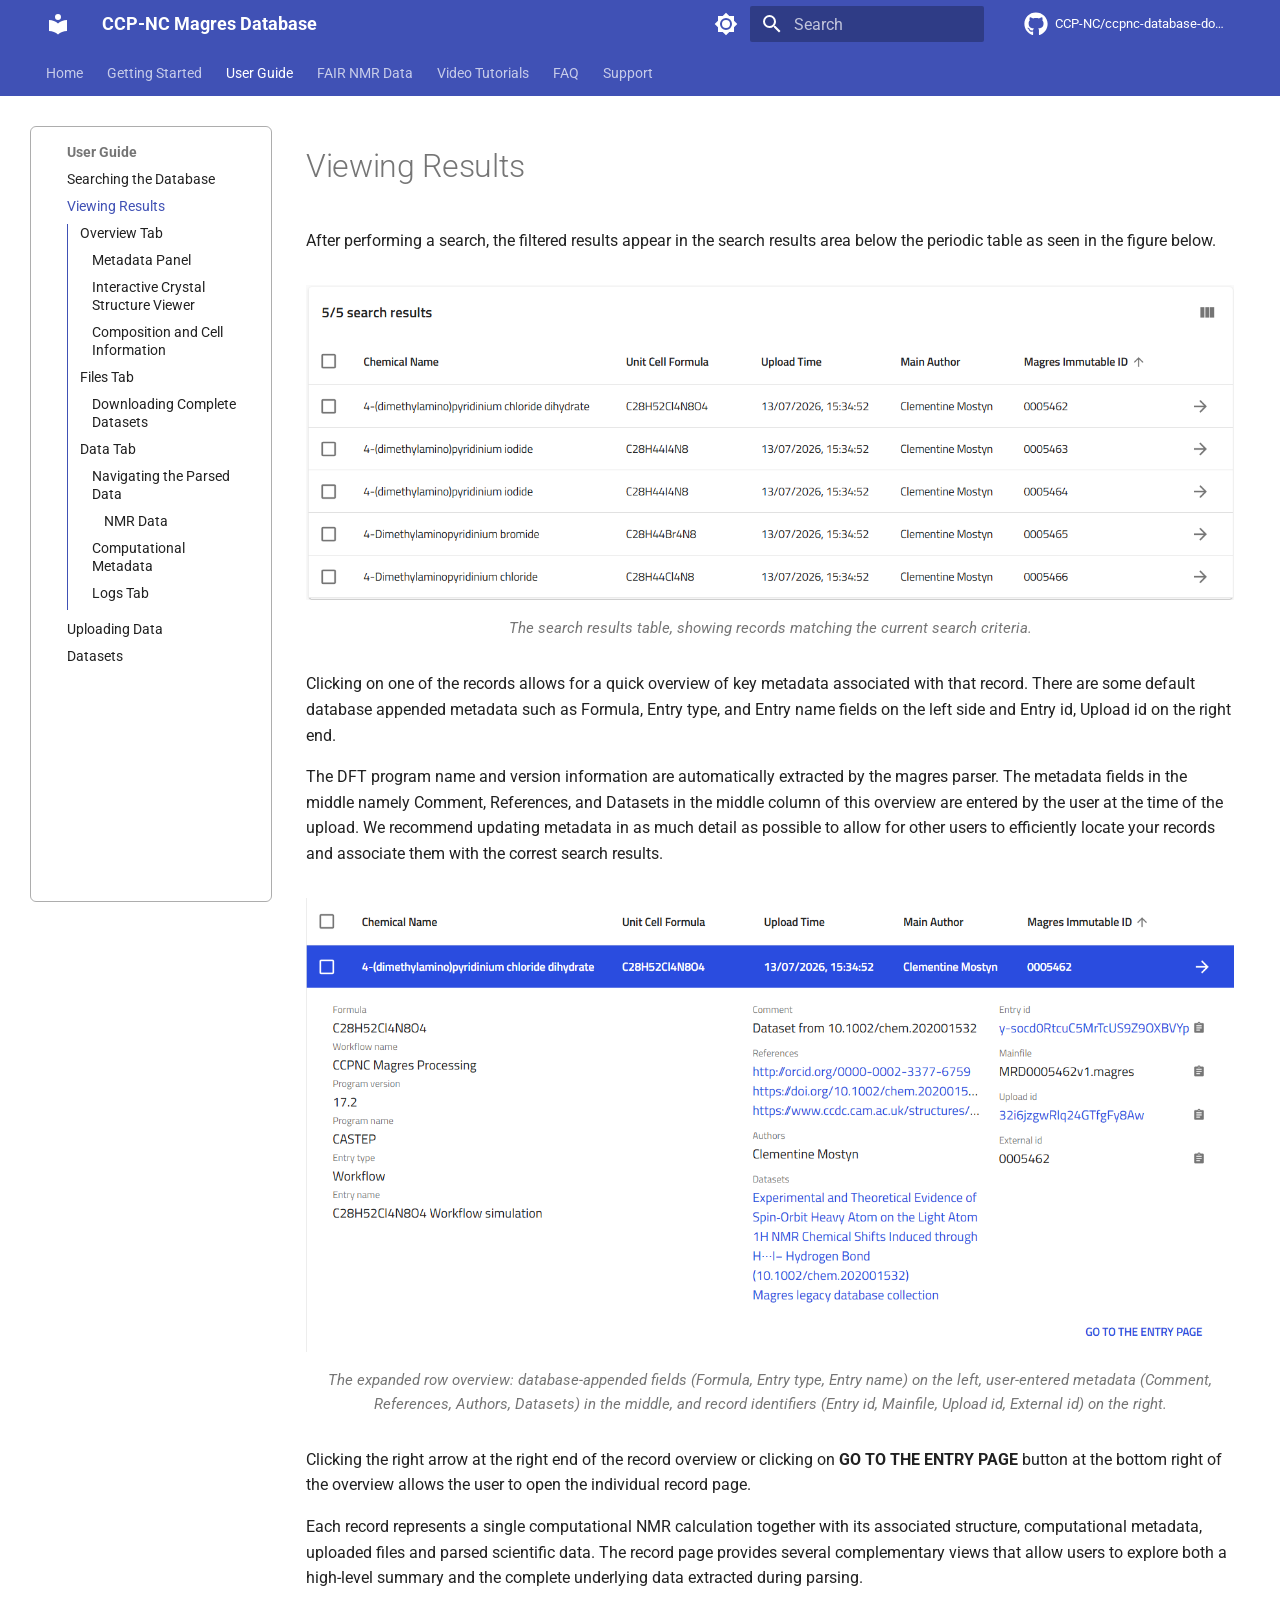
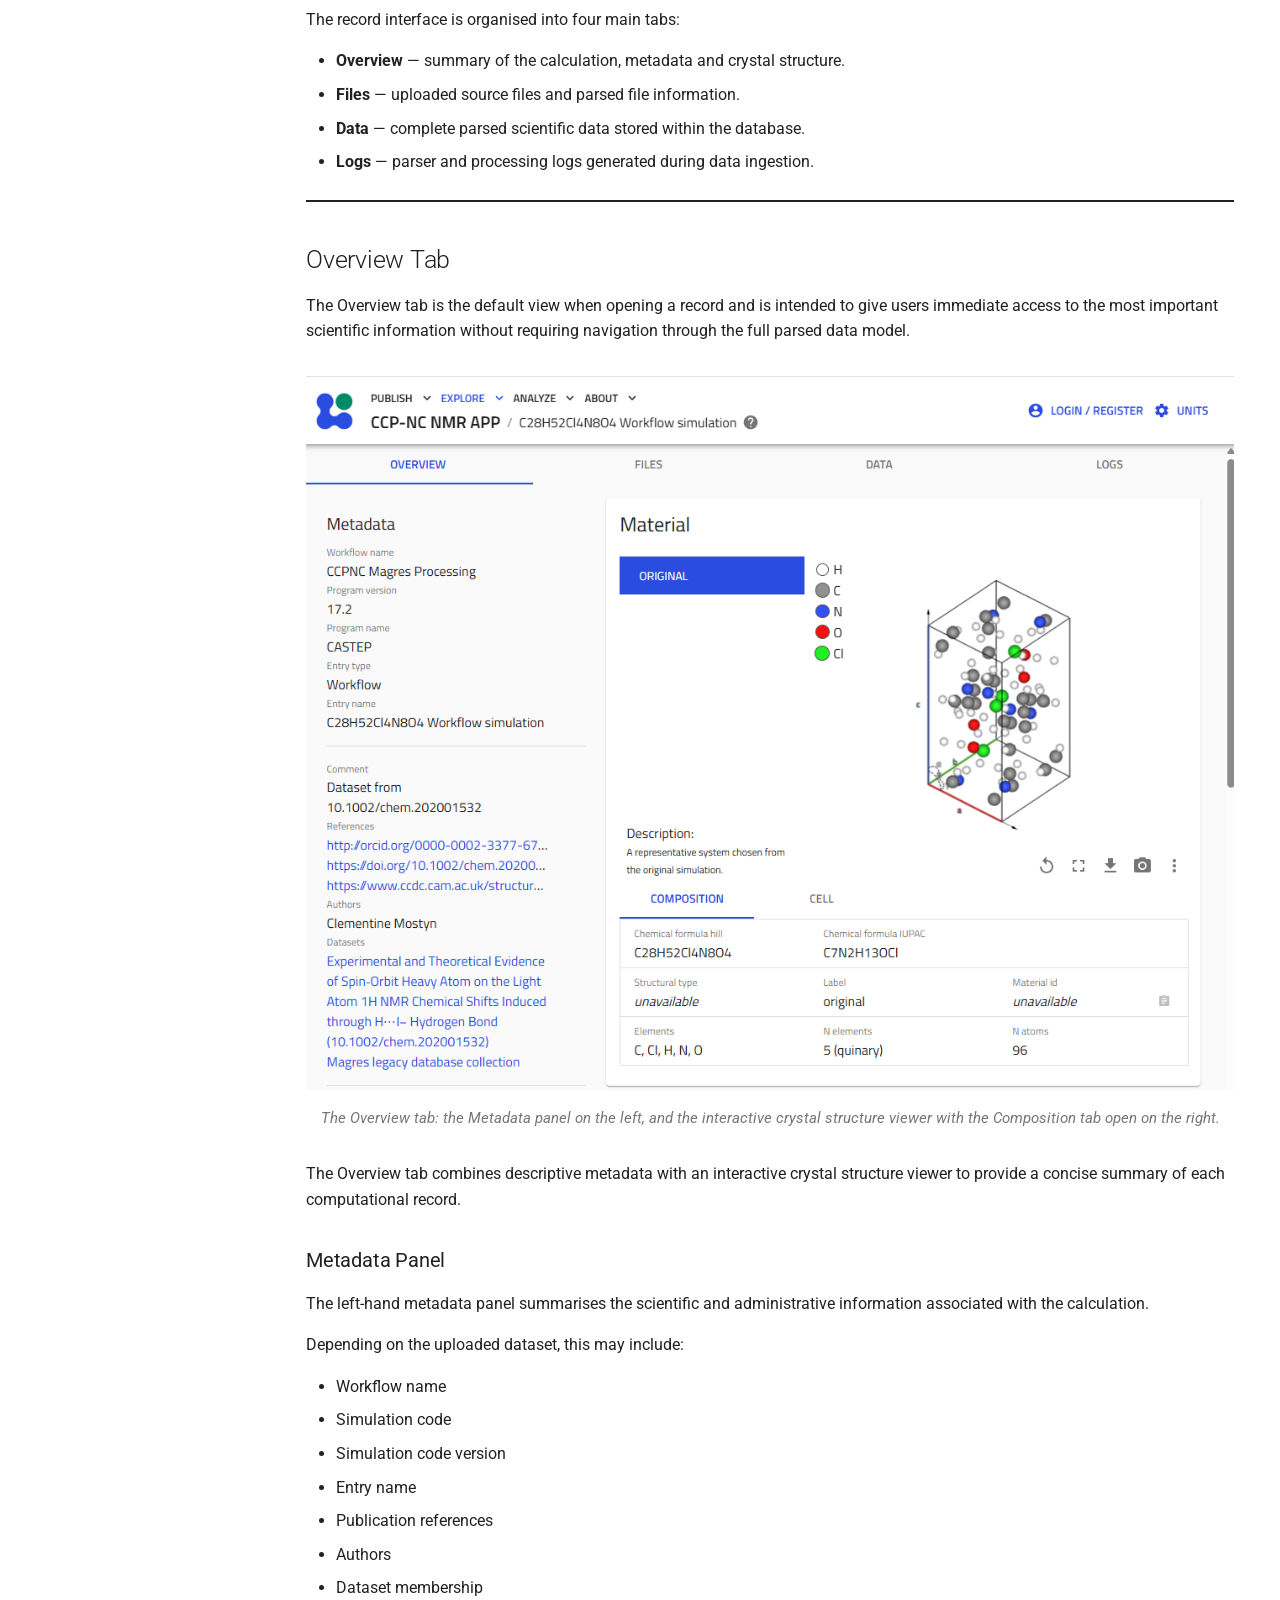
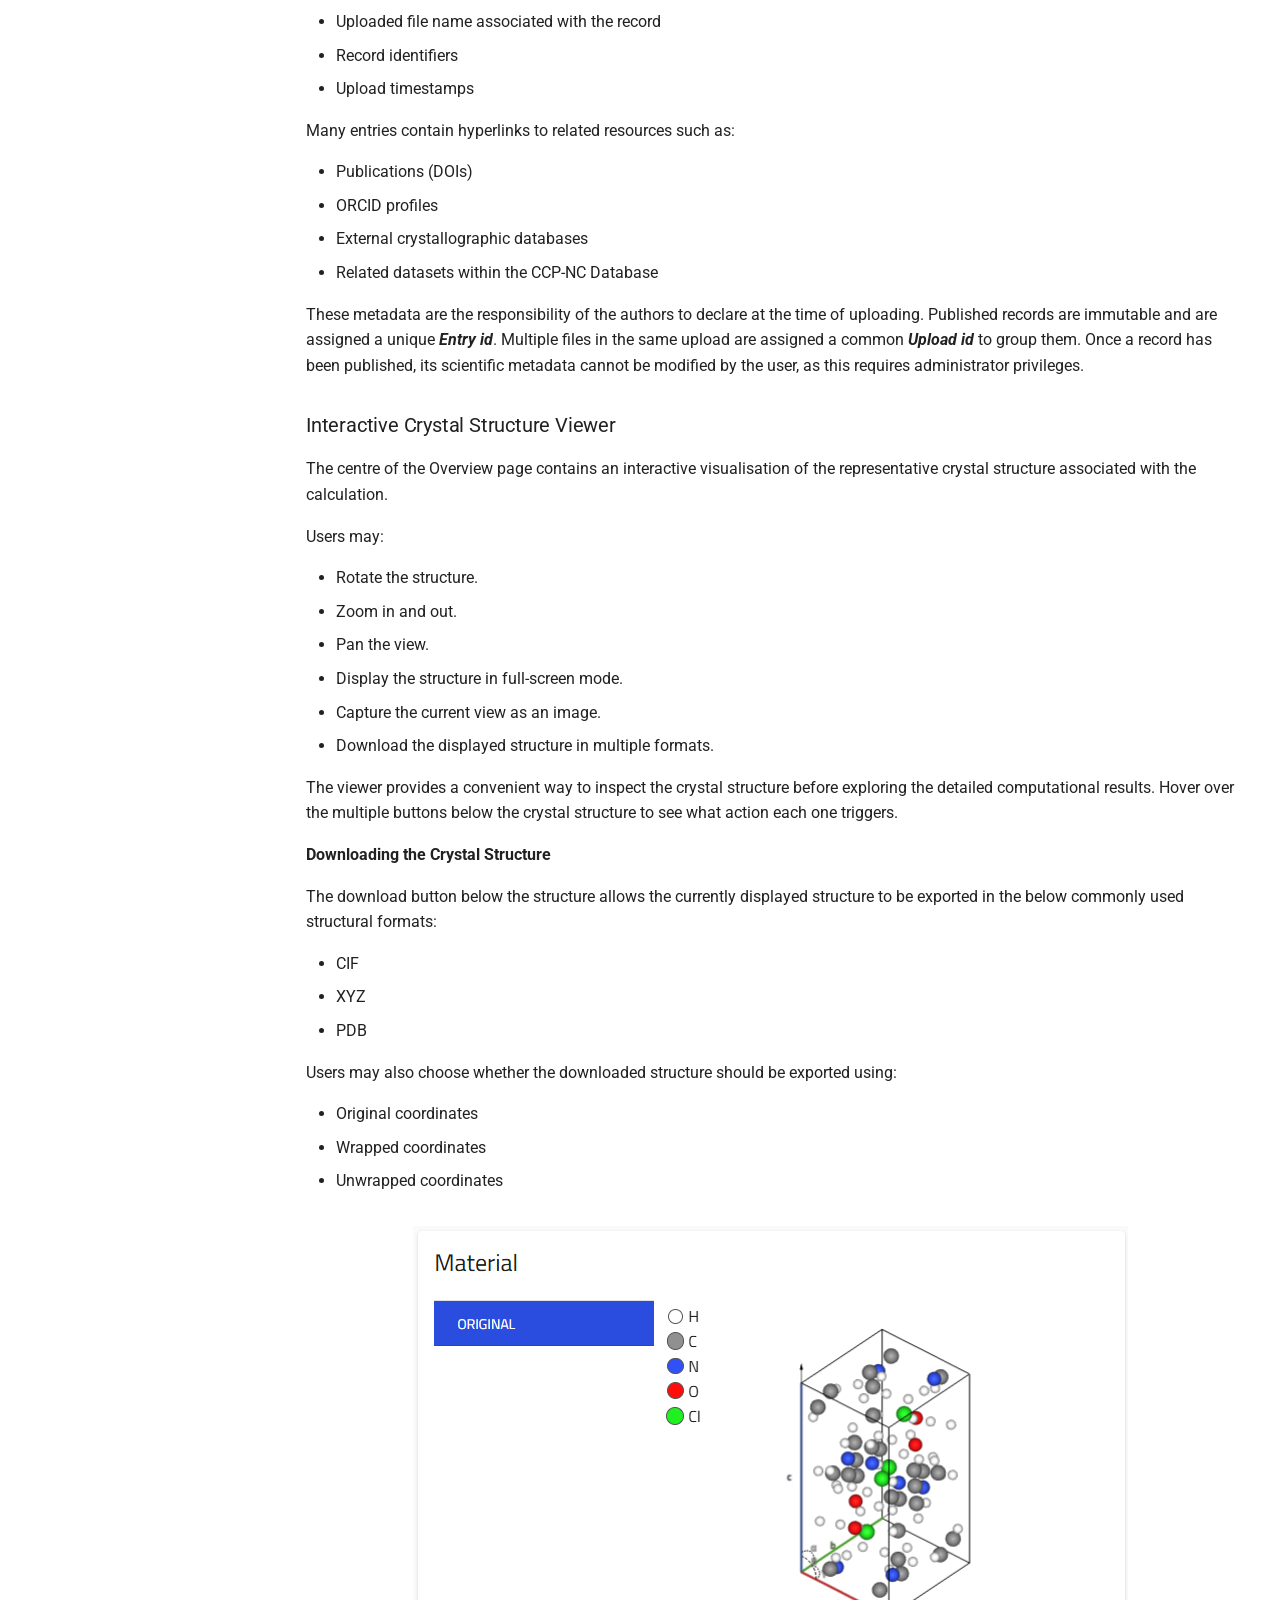
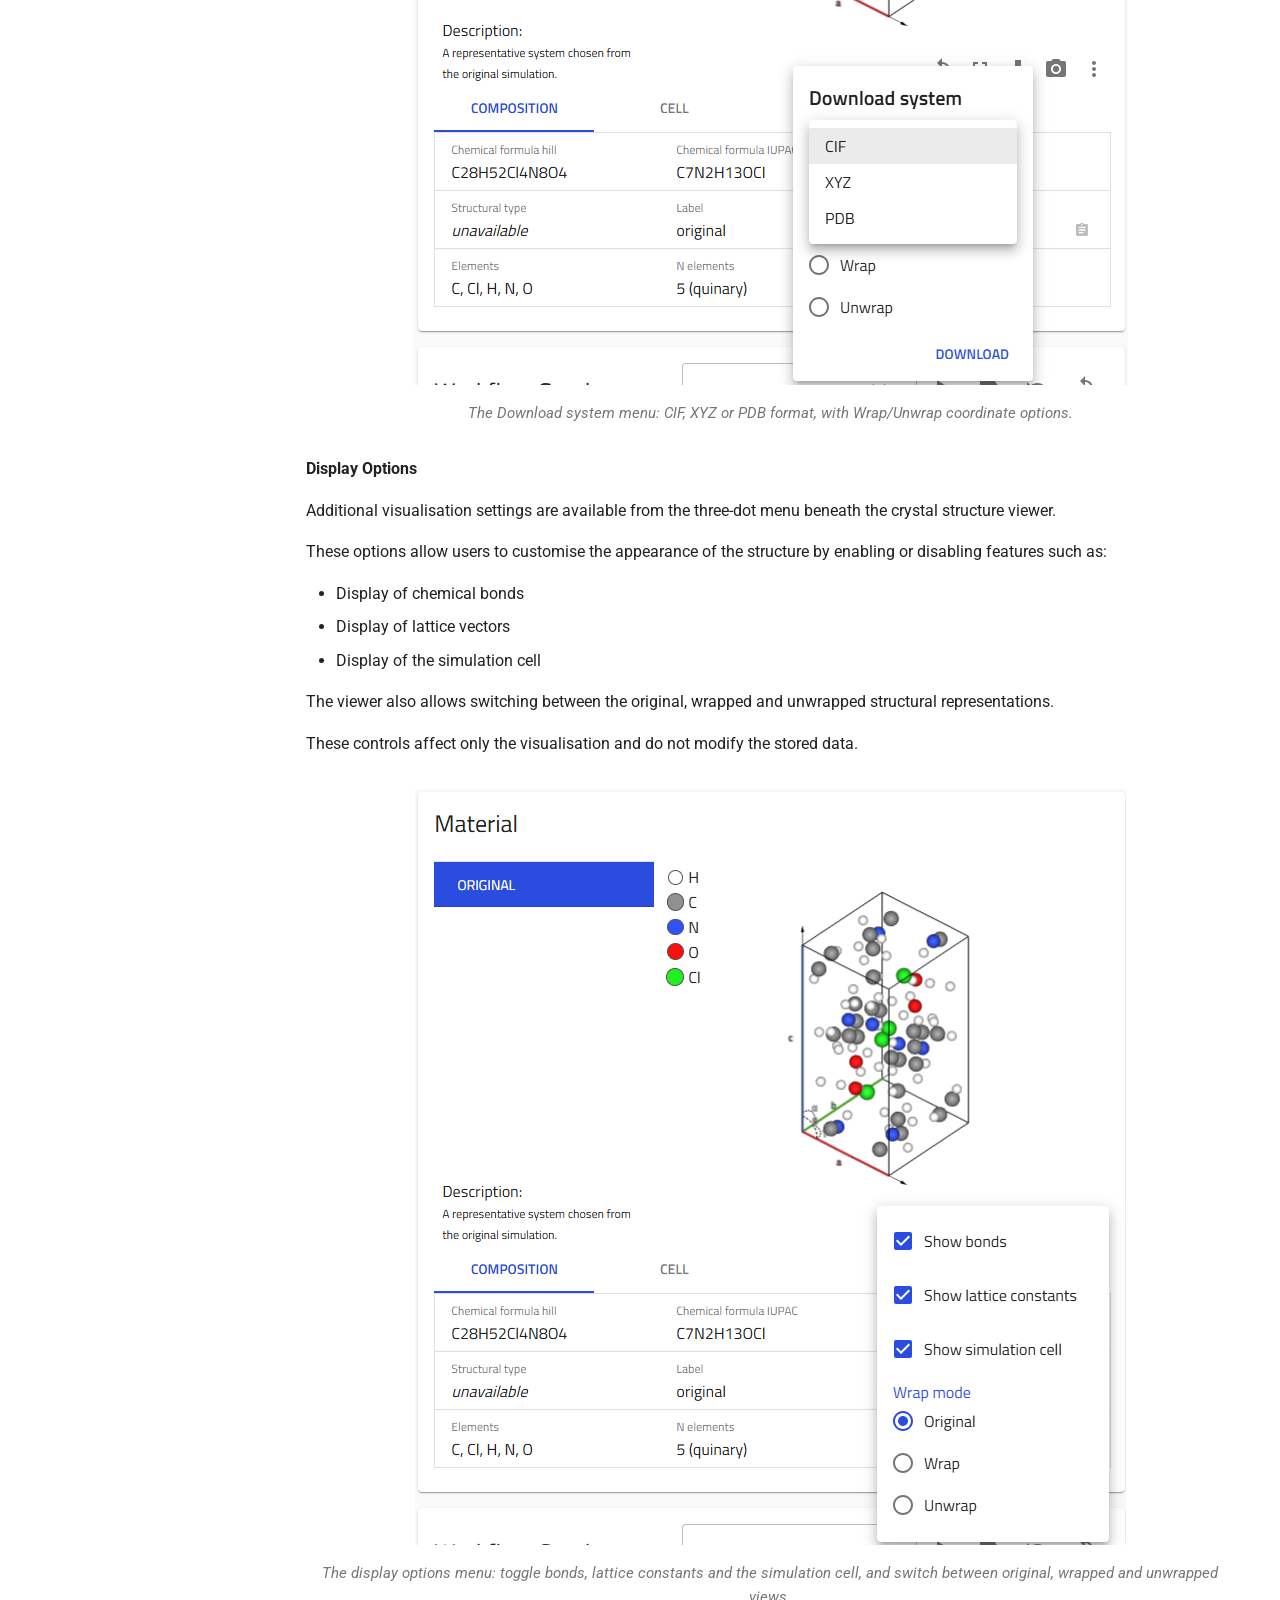
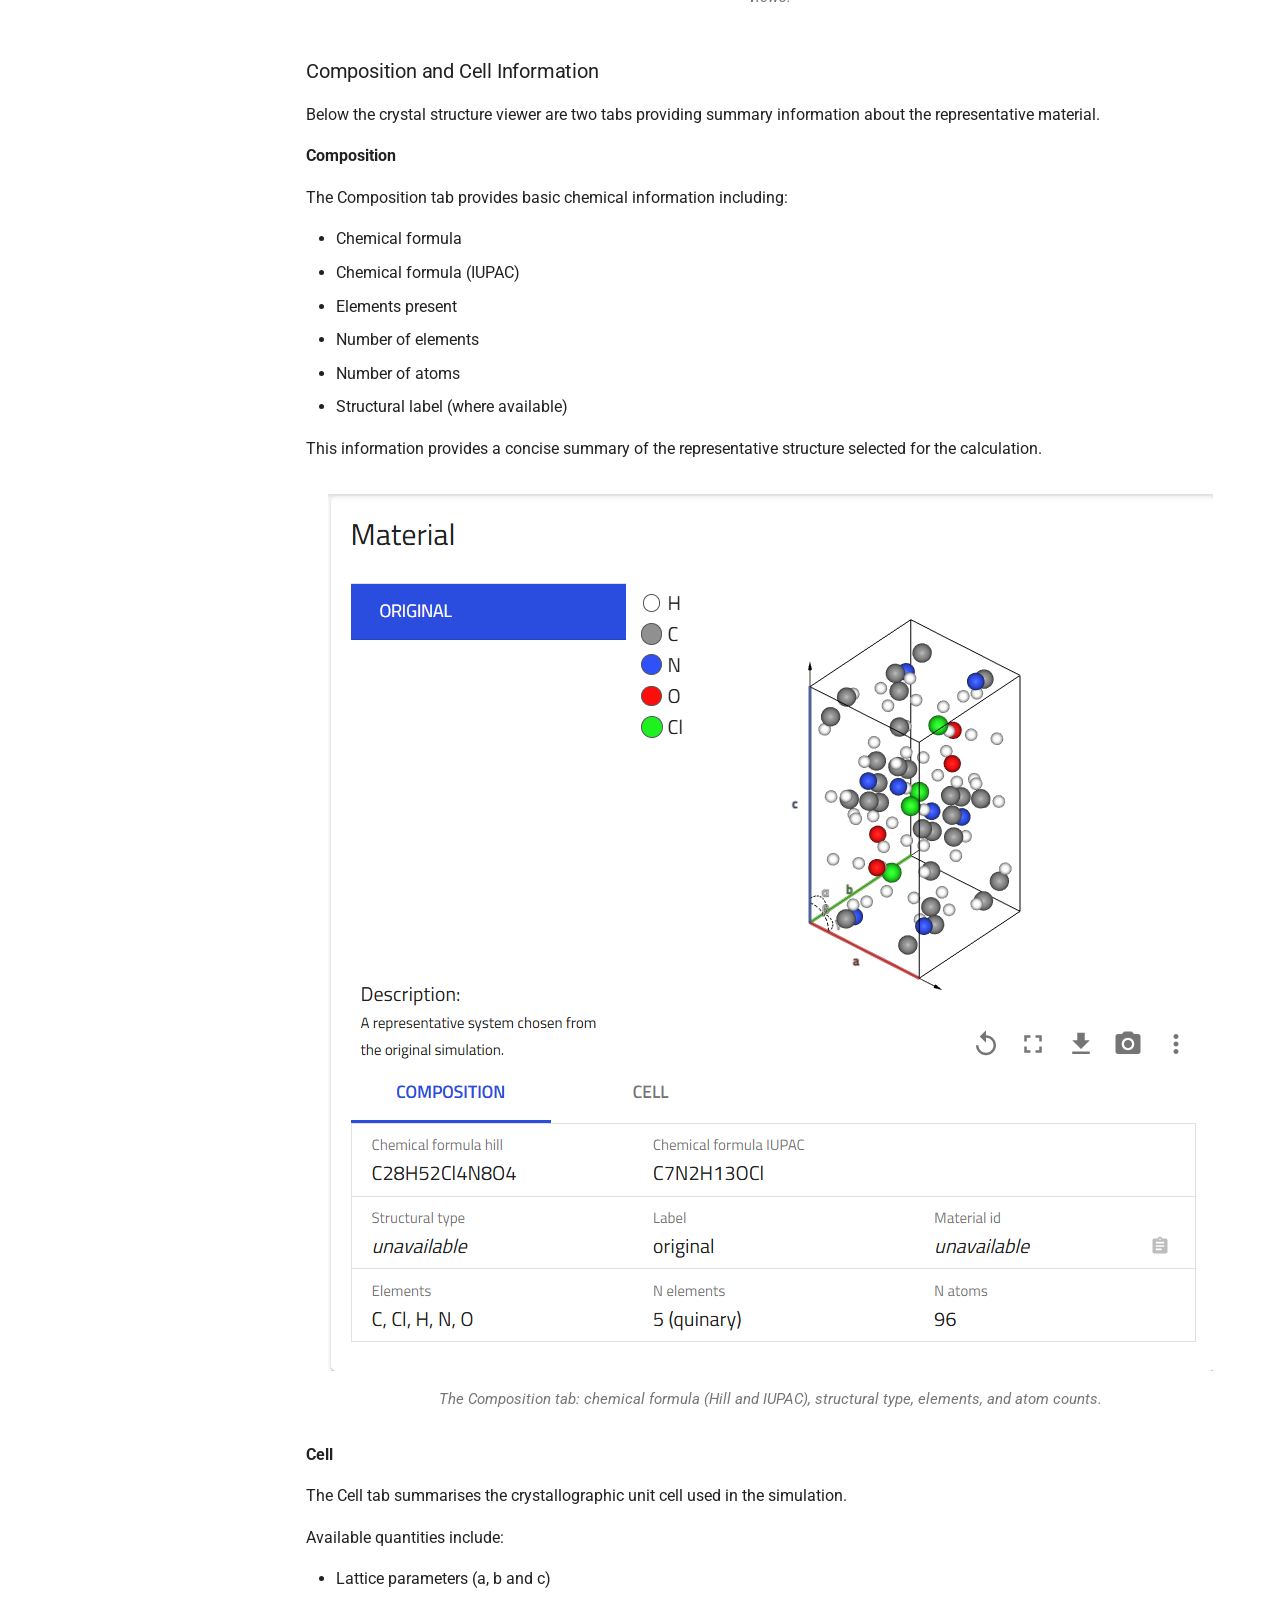
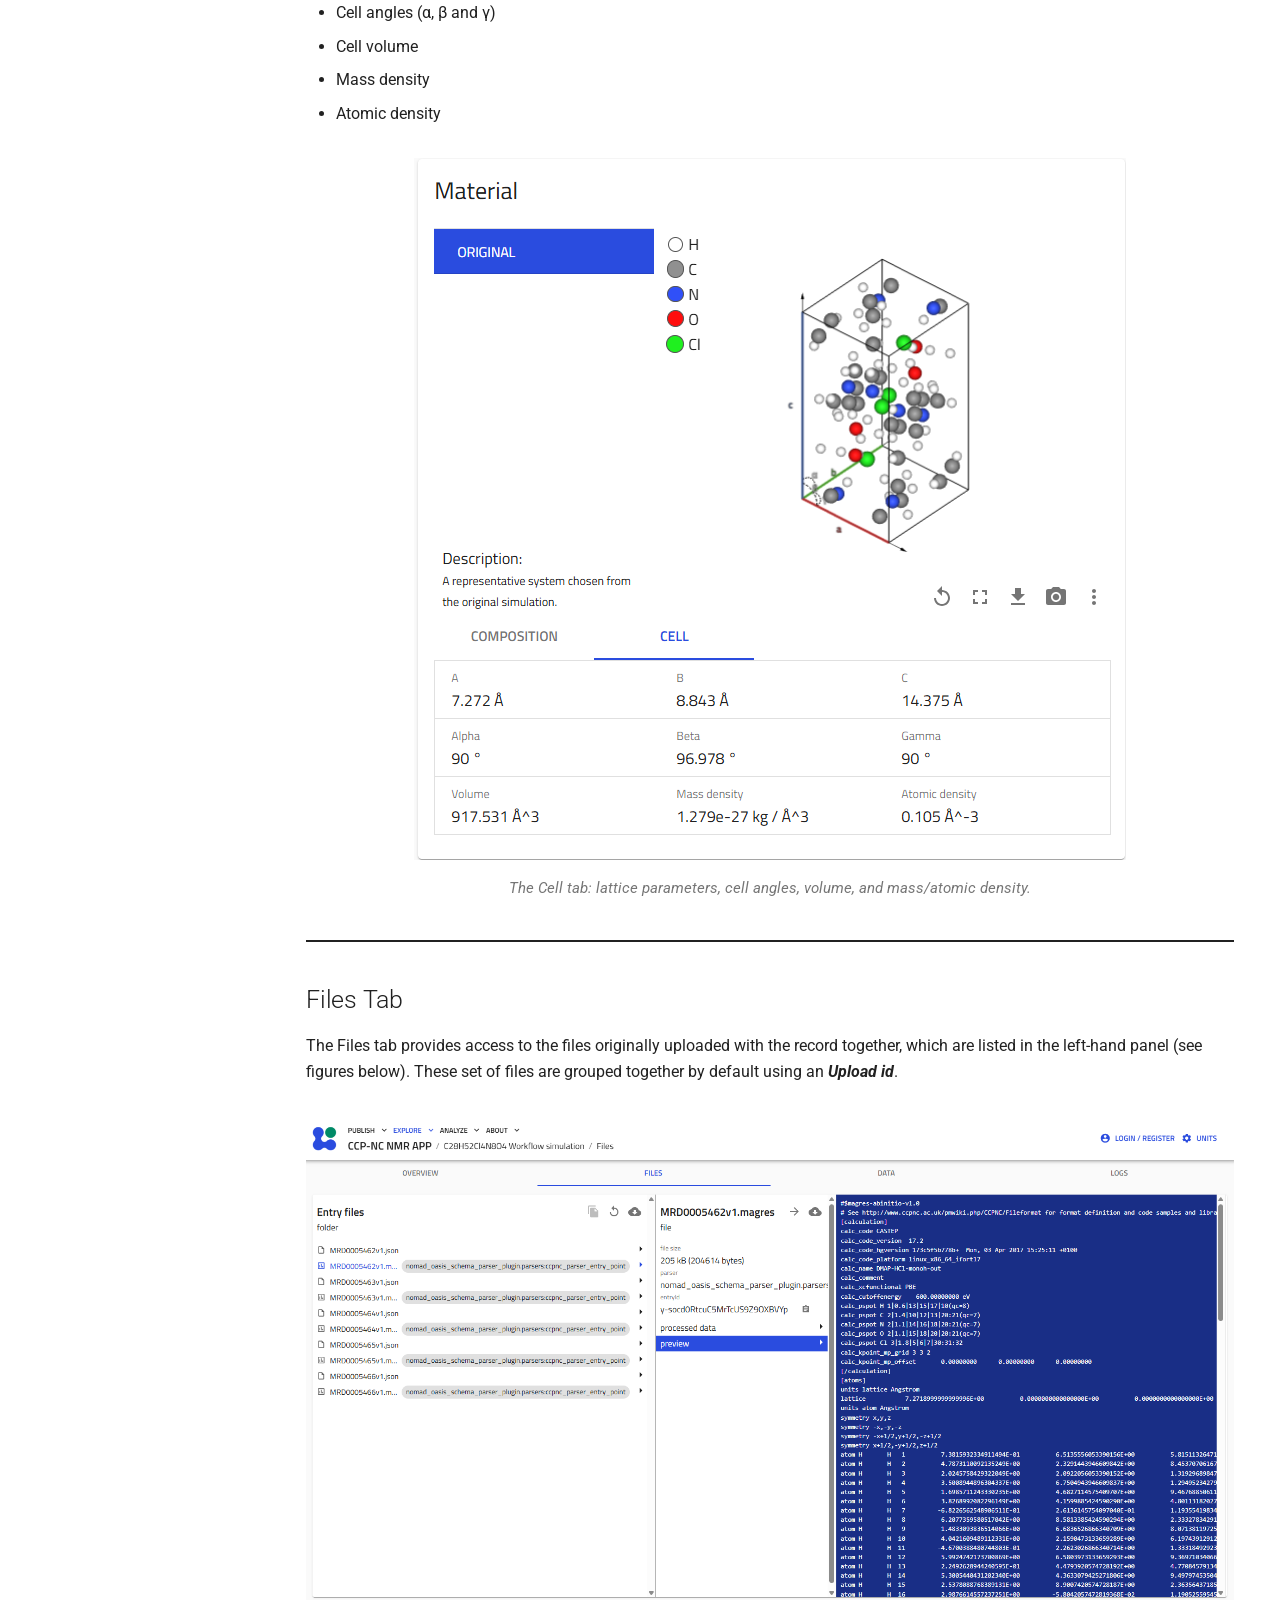
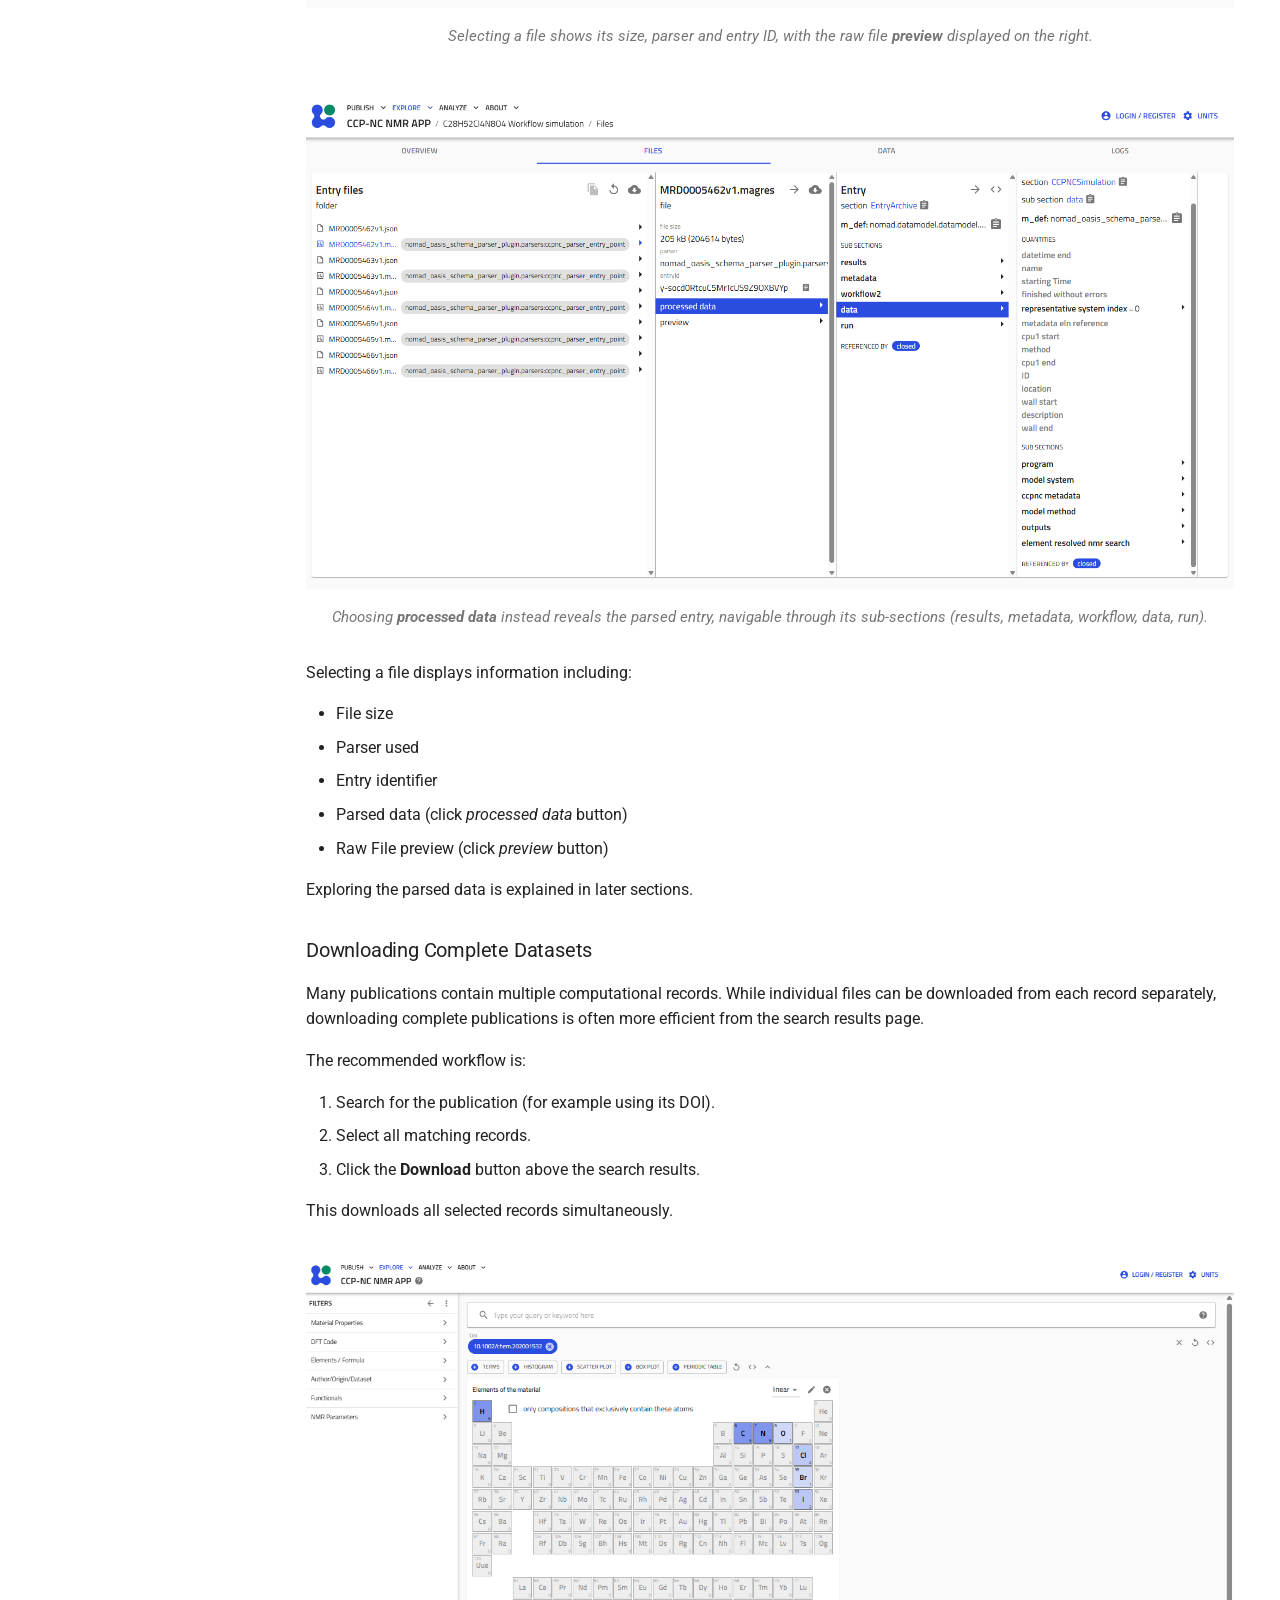
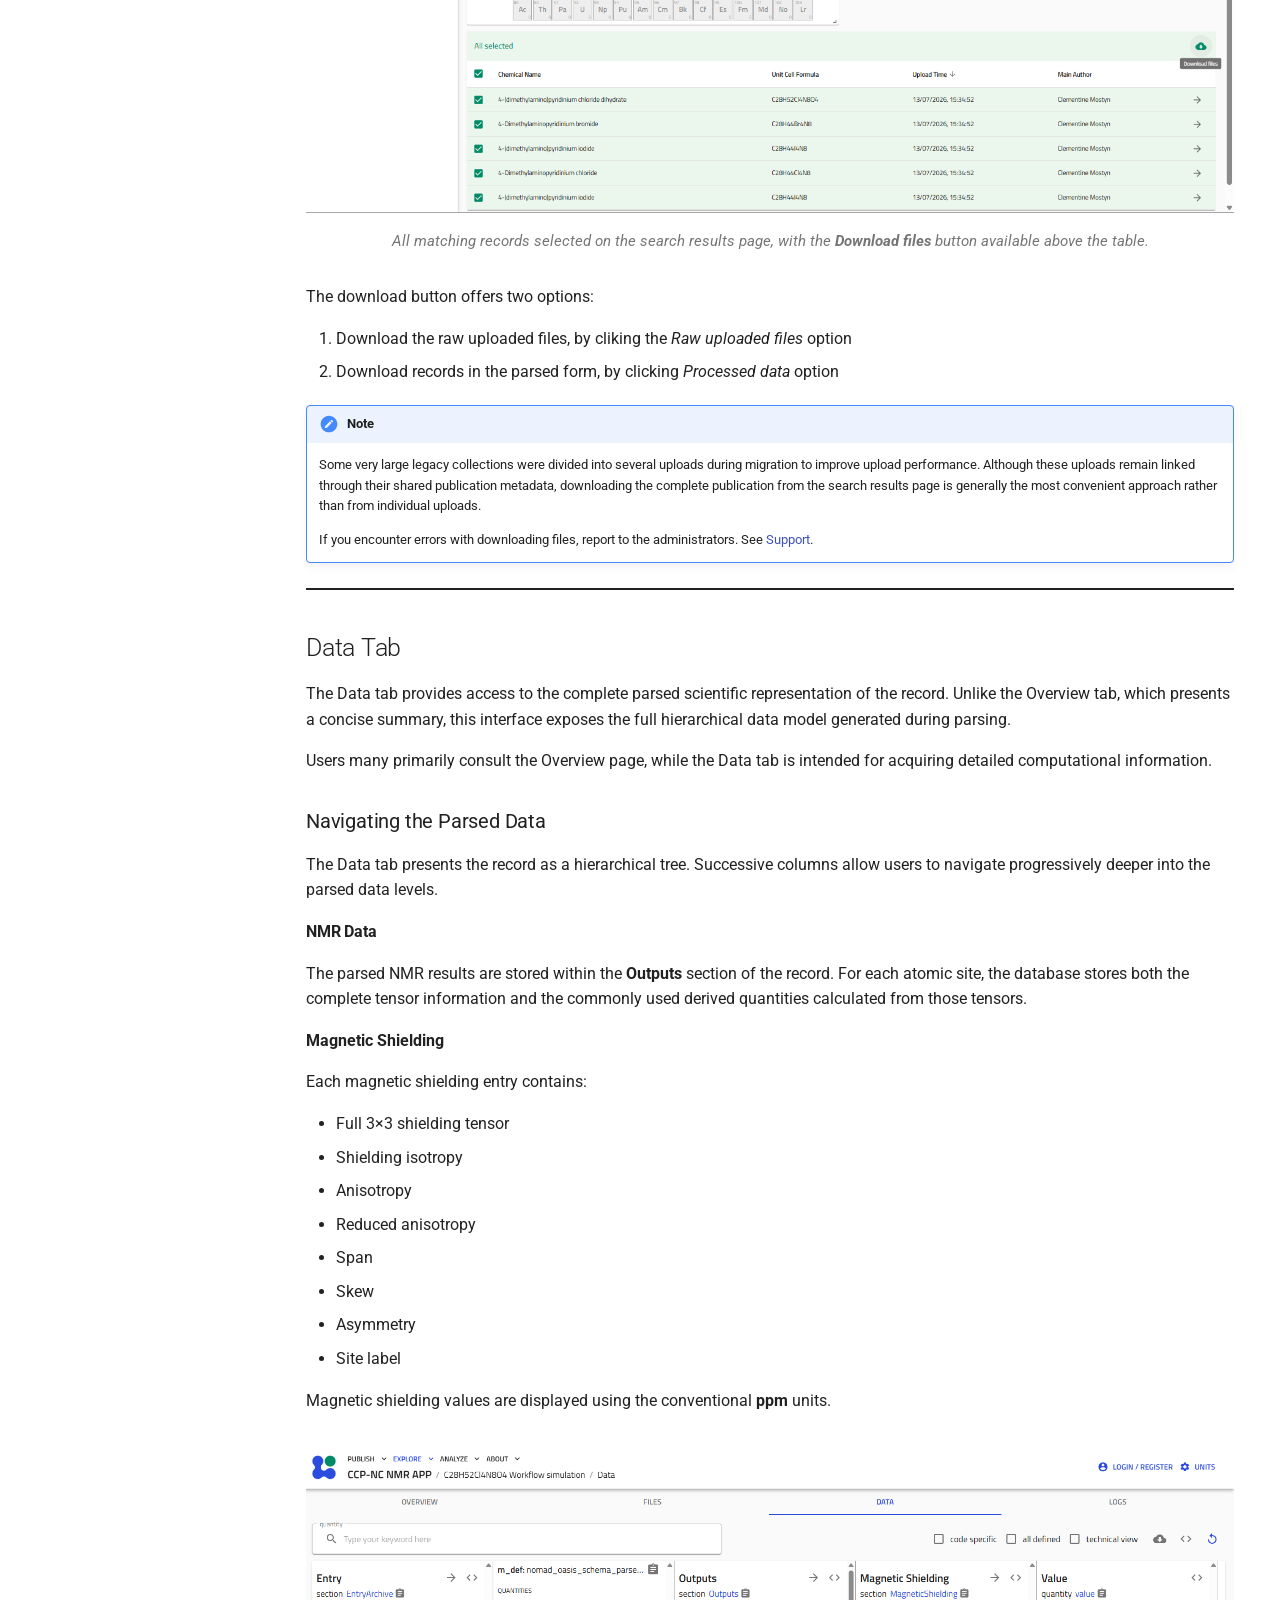
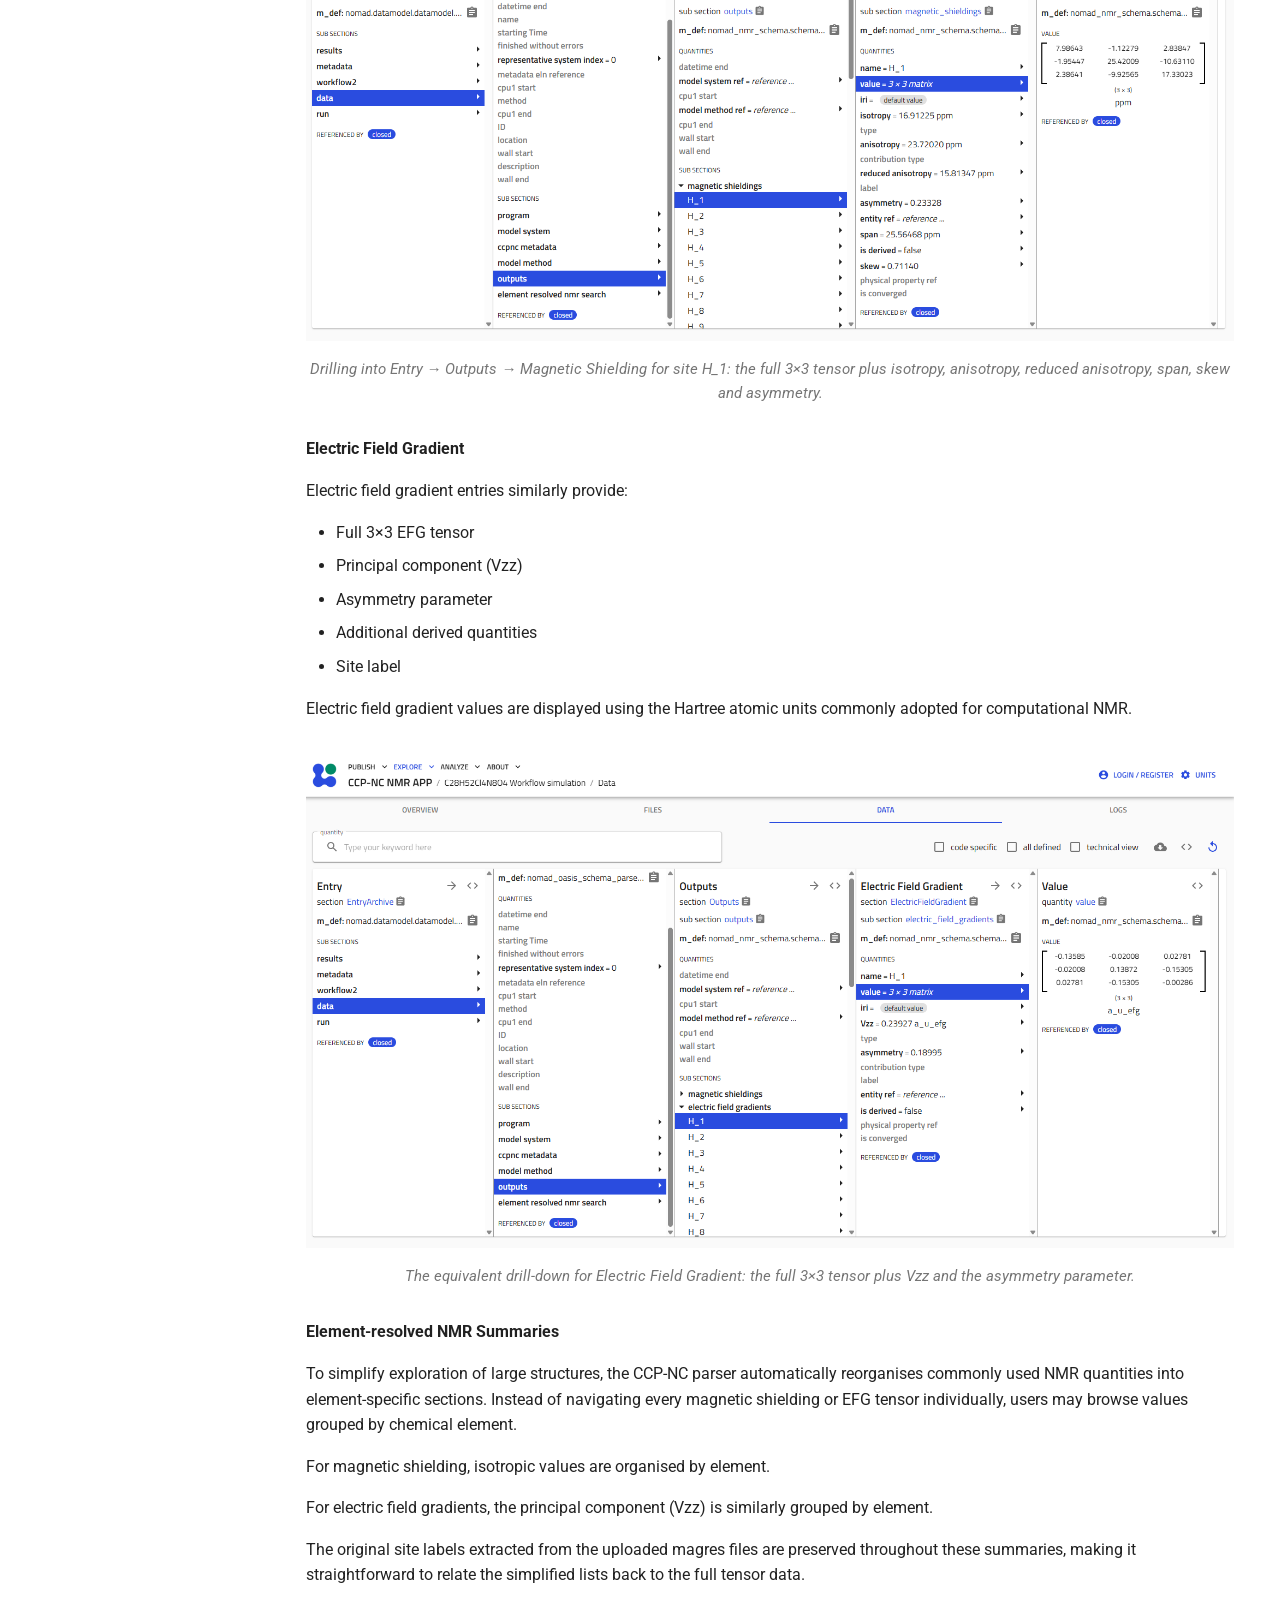
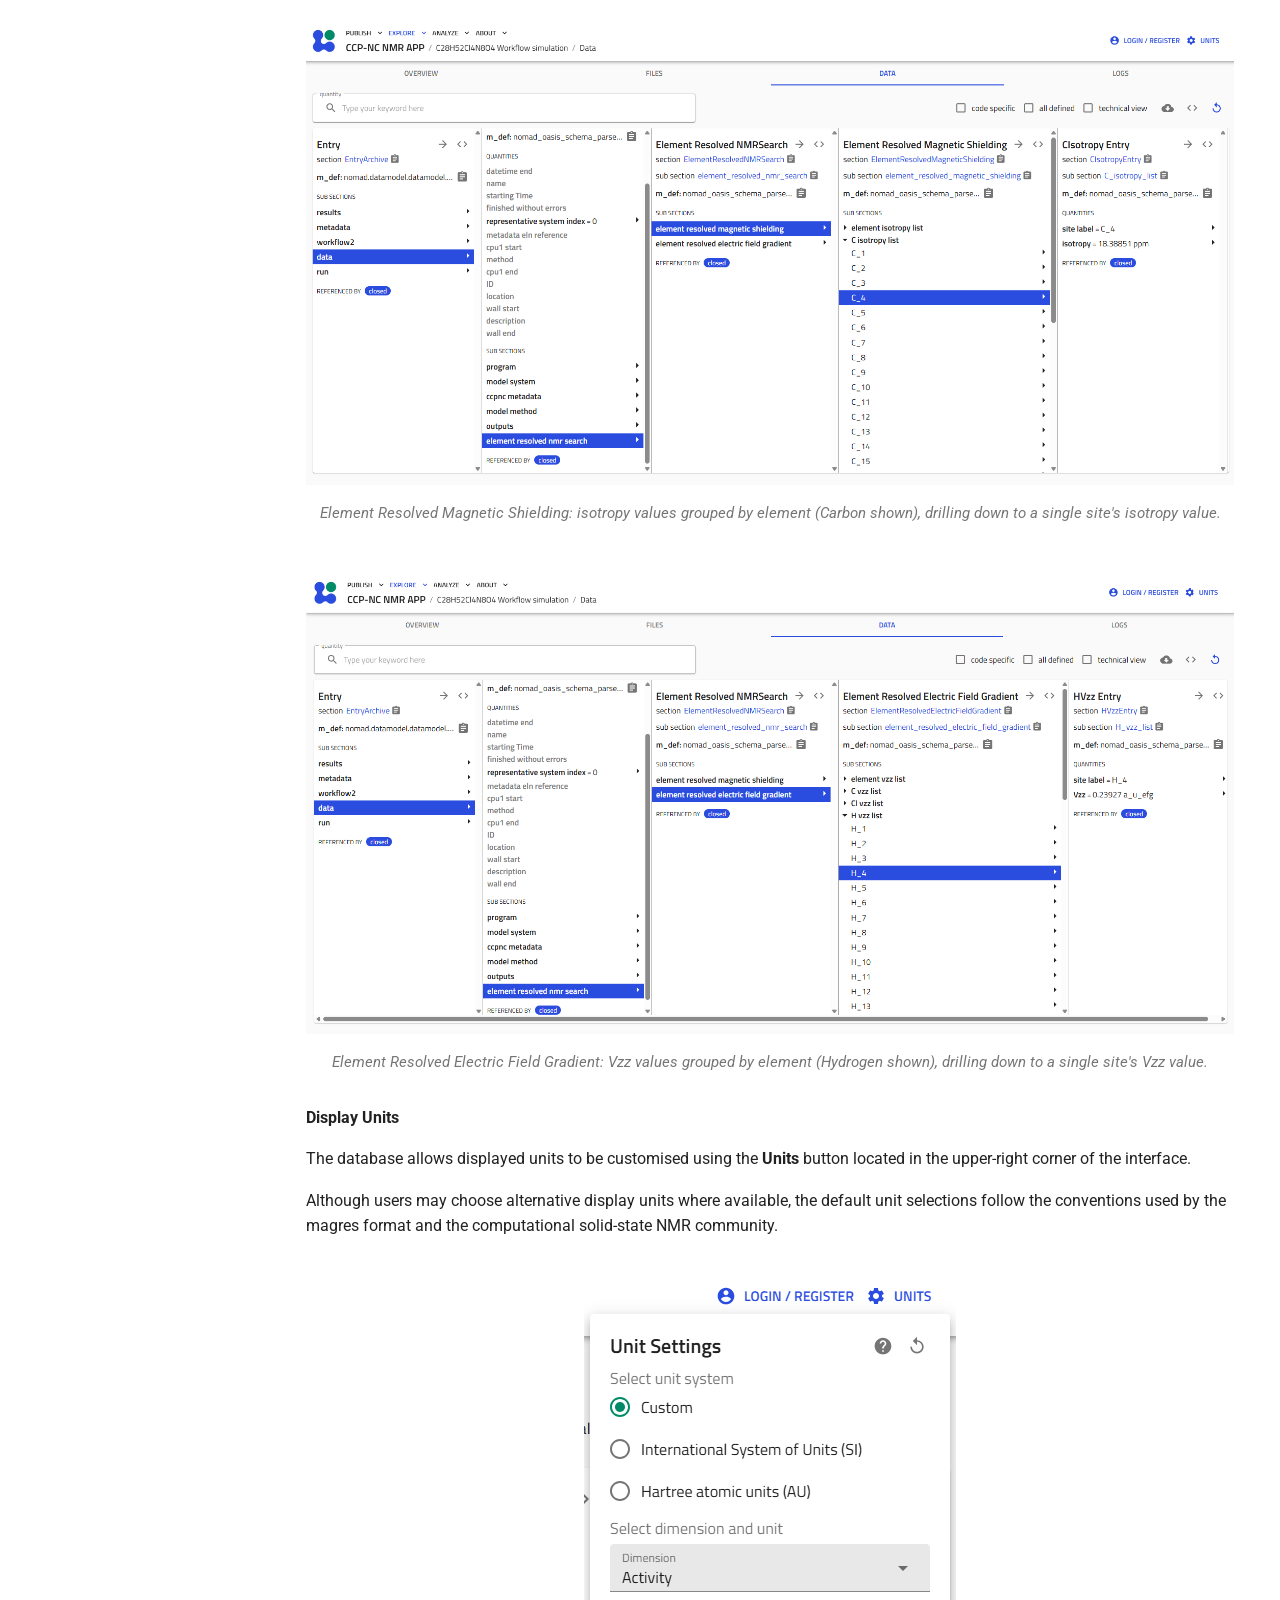
<file: user-guide/results/index.html>
<!doctype html>
<html lang="en" class="no-js">
  <head>
    
      <meta charset="utf-8">
      <meta name="viewport" content="width=device-width,initial-scale=1">
      
        <meta name="description" content="User documentation for the CCP-NC Magres Database (NOMAD Oasis)">
      
      
      
        <link rel="canonical" href="https://ccp-nc.github.io/ccpnc-database-documentation/user-guide/results/">
      
      
        <link rel="prev" href="../search/">
      
      
        <link rel="next" href="../upload/">
      
      
        
      
      
      <link rel="icon" href="../../assets/images/favicon.png">
      <meta name="generator" content="mkdocs-1.6.1, mkdocs-material-9.7.7">
    
    
      
        <title>Viewing Results - CCP-NC Magres Database</title>
      
    
    
      <link rel="stylesheet" href="../../assets/stylesheets/main.ec1eaa64.min.css">
      
        
        <link rel="stylesheet" href="../../assets/stylesheets/palette.ab4e12ef.min.css">
      
      


    
    
      
    
    
      
        
        
        <link rel="preconnect" href="https://fonts.gstatic.com" crossorigin>
        <link rel="stylesheet" href="https://fonts.googleapis.com/css?family=Roboto:300,300i,400,400i,700,700i%7CRoboto+Mono:400,400i,700,700i&display=fallback">
        <style>:root{--md-text-font:"Roboto";--md-code-font:"Roboto Mono"}</style>
      
    
    
      <link rel="stylesheet" href="../../assets/stylesheets/extra.css">
    
    <script>__md_scope=new URL("../..",location),__md_hash=e=>[...e].reduce(((e,_)=>(e<<5)-e+_.charCodeAt(0)),0),__md_get=(e,_=localStorage,t=__md_scope)=>JSON.parse(_.getItem(t.pathname+"."+e)),__md_set=(e,_,t=localStorage,a=__md_scope)=>{try{t.setItem(a.pathname+"."+e,JSON.stringify(_))}catch(e){}}</script>
    
      

    
    
  </head>
  
  
    
    
      
    
    
    
    
    <body dir="ltr" data-md-color-scheme="default" data-md-color-primary="indigo" data-md-color-accent="indigo">
  
    
    <input class="md-toggle" data-md-toggle="drawer" type="checkbox" id="__drawer" autocomplete="off">
    <input class="md-toggle" data-md-toggle="search" type="checkbox" id="__search" autocomplete="off">
    <label class="md-overlay" for="__drawer"></label>
    <div data-md-component="skip">
      
        
        <a href="#viewing-results" class="md-skip">
          Skip to content
        </a>
      
    </div>
    <div data-md-component="announce">
      
    </div>
    
    
      

<header class="md-header" data-md-component="header">
  <nav class="md-header__inner md-grid" aria-label="Header">
    <a href="../.." title="CCP-NC Magres Database" class="md-header__button md-logo" aria-label="CCP-NC Magres Database" data-md-component="logo">
      
  
  <svg xmlns="http://www.w3.org/2000/svg" viewBox="0 0 24 24"><path d="M12 8a3 3 0 0 0 3-3 3 3 0 0 0-3-3 3 3 0 0 0-3 3 3 3 0 0 0 3 3m0 3.54C9.64 9.35 6.5 8 3 8v11c3.5 0 6.64 1.35 9 3.54 2.36-2.19 5.5-3.54 9-3.54V8c-3.5 0-6.64 1.35-9 3.54"/></svg>

    </a>
    <label class="md-header__button md-icon" for="__drawer">
      
      <svg xmlns="http://www.w3.org/2000/svg" viewBox="0 0 24 24"><path d="M3 6h18v2H3zm0 5h18v2H3zm0 5h18v2H3z"/></svg>
    </label>
    <div class="md-header__title" data-md-component="header-title">
      <div class="md-header__ellipsis">
        <div class="md-header__topic">
          <span class="md-ellipsis">
            CCP-NC Magres Database
          </span>
        </div>
        <div class="md-header__topic" data-md-component="header-topic">
          <span class="md-ellipsis">
            
              Viewing Results
            
          </span>
        </div>
      </div>
    </div>
    
      
        <form class="md-header__option" data-md-component="palette">
  
    
    
    
    <input class="md-option" data-md-color-media="(prefers-color-scheme: light)" data-md-color-scheme="default" data-md-color-primary="indigo" data-md-color-accent="indigo"  aria-label="Switch to dark mode"  type="radio" name="__palette" id="__palette_0">
    
      <label class="md-header__button md-icon" title="Switch to dark mode" for="__palette_1" hidden>
        <svg xmlns="http://www.w3.org/2000/svg" viewBox="0 0 24 24"><path d="M12 8a4 4 0 0 0-4 4 4 4 0 0 0 4 4 4 4 0 0 0 4-4 4 4 0 0 0-4-4m0 10a6 6 0 0 1-6-6 6 6 0 0 1 6-6 6 6 0 0 1 6 6 6 6 0 0 1-6 6m8-9.31V4h-4.69L12 .69 8.69 4H4v4.69L.69 12 4 15.31V20h4.69L12 23.31 15.31 20H20v-4.69L23.31 12z"/></svg>
      </label>
    
  
    
    
    
    <input class="md-option" data-md-color-media="(prefers-color-scheme: dark)" data-md-color-scheme="slate" data-md-color-primary="indigo" data-md-color-accent="indigo"  aria-label="Switch to light mode"  type="radio" name="__palette" id="__palette_1">
    
      <label class="md-header__button md-icon" title="Switch to light mode" for="__palette_0" hidden>
        <svg xmlns="http://www.w3.org/2000/svg" viewBox="0 0 24 24"><path d="M12 18c-.89 0-1.74-.2-2.5-.55C11.56 16.5 13 14.42 13 12s-1.44-4.5-3.5-5.45C10.26 6.2 11.11 6 12 6a6 6 0 0 1 6 6 6 6 0 0 1-6 6m8-9.31V4h-4.69L12 .69 8.69 4H4v4.69L.69 12 4 15.31V20h4.69L12 23.31 15.31 20H20v-4.69L23.31 12z"/></svg>
      </label>
    
  
</form>
      
    
    
      <script>var palette=__md_get("__palette");if(palette&&palette.color){if("(prefers-color-scheme)"===palette.color.media){var media=matchMedia("(prefers-color-scheme: light)"),input=document.querySelector(media.matches?"[data-md-color-media='(prefers-color-scheme: light)']":"[data-md-color-media='(prefers-color-scheme: dark)']");palette.color.media=input.getAttribute("data-md-color-media"),palette.color.scheme=input.getAttribute("data-md-color-scheme"),palette.color.primary=input.getAttribute("data-md-color-primary"),palette.color.accent=input.getAttribute("data-md-color-accent")}for(var[key,value]of Object.entries(palette.color))document.body.setAttribute("data-md-color-"+key,value)}</script>
    
    
    
      
      
        <label class="md-header__button md-icon" for="__search">
          
          <svg xmlns="http://www.w3.org/2000/svg" viewBox="0 0 24 24"><path d="M9.5 3A6.5 6.5 0 0 1 16 9.5c0 1.61-.59 3.09-1.56 4.23l.27.27h.79l5 5-1.5 1.5-5-5v-.79l-.27-.27A6.52 6.52 0 0 1 9.5 16 6.5 6.5 0 0 1 3 9.5 6.5 6.5 0 0 1 9.5 3m0 2C7 5 5 7 5 9.5S7 14 9.5 14 14 12 14 9.5 12 5 9.5 5"/></svg>
        </label>
        <div class="md-search" data-md-component="search" role="dialog">
  <label class="md-search__overlay" for="__search"></label>
  <div class="md-search__inner" role="search">
    <form class="md-search__form" name="search">
      <input type="text" class="md-search__input" name="query" aria-label="Search" placeholder="Search" autocapitalize="off" autocorrect="off" autocomplete="off" spellcheck="false" data-md-component="search-query" required>
      <label class="md-search__icon md-icon" for="__search">
        
        <svg xmlns="http://www.w3.org/2000/svg" viewBox="0 0 24 24"><path d="M9.5 3A6.5 6.5 0 0 1 16 9.5c0 1.61-.59 3.09-1.56 4.23l.27.27h.79l5 5-1.5 1.5-5-5v-.79l-.27-.27A6.52 6.52 0 0 1 9.5 16 6.5 6.5 0 0 1 3 9.5 6.5 6.5 0 0 1 9.5 3m0 2C7 5 5 7 5 9.5S7 14 9.5 14 14 12 14 9.5 12 5 9.5 5"/></svg>
        
        <svg xmlns="http://www.w3.org/2000/svg" viewBox="0 0 24 24"><path d="M20 11v2H8l5.5 5.5-1.42 1.42L4.16 12l7.92-7.92L13.5 5.5 8 11z"/></svg>
      </label>
      <nav class="md-search__options" aria-label="Search">
        
        <button type="reset" class="md-search__icon md-icon" title="Clear" aria-label="Clear" tabindex="-1">
          
          <svg xmlns="http://www.w3.org/2000/svg" viewBox="0 0 24 24"><path d="M19 6.41 17.59 5 12 10.59 6.41 5 5 6.41 10.59 12 5 17.59 6.41 19 12 13.41 17.59 19 19 17.59 13.41 12z"/></svg>
        </button>
      </nav>
      
        <div class="md-search__suggest" data-md-component="search-suggest"></div>
      
    </form>
    <div class="md-search__output">
      <div class="md-search__scrollwrap" tabindex="0" data-md-scrollfix>
        <div class="md-search-result" data-md-component="search-result">
          <div class="md-search-result__meta">
            Initializing search
          </div>
          <ol class="md-search-result__list" role="presentation"></ol>
        </div>
      </div>
    </div>
  </div>
</div>
      
    
    
      <div class="md-header__source">
        <a href="https://github.com/CCP-NC/ccpnc-database-documentation" title="Go to repository" class="md-source" data-md-component="source">
  <div class="md-source__icon md-icon">
    
    <svg xmlns="http://www.w3.org/2000/svg" viewBox="0 0 512 512"><!--! Font Awesome Free 7.1.0 by @fontawesome - https://fontawesome.com License - https://fontawesome.com/license/free (Icons: CC BY 4.0, Fonts: SIL OFL 1.1, Code: MIT License) Copyright 2025 Fonticons, Inc.--><path d="M173.9 397.4c0 2-2.3 3.6-5.2 3.6-3.3.3-5.6-1.3-5.6-3.6 0-2 2.3-3.6 5.2-3.6 3-.3 5.6 1.3 5.6 3.6m-31.1-4.5c-.7 2 1.3 4.3 4.3 4.9 2.6 1 5.6 0 6.2-2s-1.3-4.3-4.3-5.2c-2.6-.7-5.5.3-6.2 2.3m44.2-1.7c-2.9.7-4.9 2.6-4.6 4.9.3 2 2.9 3.3 5.9 2.6 2.9-.7 4.9-2.6 4.6-4.6-.3-1.9-3-3.2-5.9-2.9M252.8 8C114.1 8 8 113.3 8 252c0 110.9 69.8 205.8 169.5 239.2 12.8 2.3 17.3-5.6 17.3-12.1 0-6.2-.3-40.4-.3-61.4 0 0-70 15-84.7-29.8 0 0-11.4-29.1-27.8-36.6 0 0-22.9-15.7 1.6-15.4 0 0 24.9 2 38.6 25.8 21.9 38.6 58.6 27.5 72.9 20.9 2.3-16 8.8-27.1 16-33.7-55.9-6.2-112.3-14.3-112.3-110.5 0-27.5 7.6-41.3 23.6-58.9-2.6-6.5-11.1-33.3 2.6-67.9 20.9-6.5 69 27 69 27 20-5.6 41.5-8.5 62.8-8.5s42.8 2.9 62.8 8.5c0 0 48.1-33.6 69-27 13.7 34.7 5.2 61.4 2.6 67.9 16 17.7 25.8 31.5 25.8 58.9 0 96.5-58.9 104.2-114.8 110.5 9.2 7.9 17 22.9 17 46.4 0 33.7-.3 75.4-.3 83.6 0 6.5 4.6 14.4 17.3 12.1C436.2 457.8 504 362.9 504 252 504 113.3 391.5 8 252.8 8M105.2 352.9c-1.3 1-1 3.3.7 5.2 1.6 1.6 3.9 2.3 5.2 1 1.3-1 1-3.3-.7-5.2-1.6-1.6-3.9-2.3-5.2-1m-10.8-8.1c-.7 1.3.3 2.9 2.3 3.9 1.6 1 3.6.7 4.3-.7.7-1.3-.3-2.9-2.3-3.9-2-.6-3.6-.3-4.3.7m32.4 35.6c-1.6 1.3-1 4.3 1.3 6.2 2.3 2.3 5.2 2.6 6.5 1 1.3-1.3.7-4.3-1.3-6.2-2.2-2.3-5.2-2.6-6.5-1m-11.4-14.7c-1.6 1-1.6 3.6 0 5.9s4.3 3.3 5.6 2.3c1.6-1.3 1.6-3.9 0-6.2-1.4-2.3-4-3.3-5.6-2"/></svg>
  </div>
  <div class="md-source__repository">
    CCP-NC/ccpnc-database-documentation
  </div>
</a>
      </div>
    
  </nav>
  
</header>
    
    <div class="md-container" data-md-component="container">
      
      
        
          
            
<nav class="md-tabs" aria-label="Tabs" data-md-component="tabs">
  <div class="md-grid">
    <ul class="md-tabs__list">
      
        
  
  
  
  
    <li class="md-tabs__item">
      <a href="../.." class="md-tabs__link">
        
  
  
    
  
  Home

      </a>
    </li>
  

      
        
  
  
  
  
    <li class="md-tabs__item">
      <a href="../../getting-started/" class="md-tabs__link">
        
  
  
    
  
  Getting Started

      </a>
    </li>
  

      
        
  
  
  
    
  
  
    
    
      <li class="md-tabs__item md-tabs__item--active">
        <a href="../search/" class="md-tabs__link">
          
  
  
  User Guide

        </a>
      </li>
    
  

      
        
  
  
  
  
    <li class="md-tabs__item">
      <a href="../../fair-nmr-data/" class="md-tabs__link">
        
  
  
    
  
  FAIR NMR Data

      </a>
    </li>
  

      
        
  
  
  
  
    <li class="md-tabs__item">
      <a href="../../video-tutorials/" class="md-tabs__link">
        
  
  
    
  
  Video Tutorials

      </a>
    </li>
  

      
        
  
  
  
  
    <li class="md-tabs__item">
      <a href="../../reference/faq/" class="md-tabs__link">
        
  
  
    
  
  FAQ

      </a>
    </li>
  

      
        
  
  
  
  
    <li class="md-tabs__item">
      <a href="../../reference/support/" class="md-tabs__link">
        
  
  
    
  
  Support

      </a>
    </li>
  

      
    </ul>
  </div>
</nav>
          
        
      
      <main class="md-main" data-md-component="main">
        <div class="md-main__inner md-grid">
          
            
              
              <div class="md-sidebar md-sidebar--primary" data-md-component="sidebar" data-md-type="navigation" >
                <div class="md-sidebar__scrollwrap">
                  <div class="md-sidebar__inner">
                    


  


  

<nav class="md-nav md-nav--primary md-nav--lifted md-nav--integrated" aria-label="Navigation" data-md-level="0">
  <label class="md-nav__title" for="__drawer">
    <a href="../.." title="CCP-NC Magres Database" class="md-nav__button md-logo" aria-label="CCP-NC Magres Database" data-md-component="logo">
      
  
  <svg xmlns="http://www.w3.org/2000/svg" viewBox="0 0 24 24"><path d="M12 8a3 3 0 0 0 3-3 3 3 0 0 0-3-3 3 3 0 0 0-3 3 3 3 0 0 0 3 3m0 3.54C9.64 9.35 6.5 8 3 8v11c3.5 0 6.64 1.35 9 3.54 2.36-2.19 5.5-3.54 9-3.54V8c-3.5 0-6.64 1.35-9 3.54"/></svg>

    </a>
    CCP-NC Magres Database
  </label>
  
    <div class="md-nav__source">
      <a href="https://github.com/CCP-NC/ccpnc-database-documentation" title="Go to repository" class="md-source" data-md-component="source">
  <div class="md-source__icon md-icon">
    
    <svg xmlns="http://www.w3.org/2000/svg" viewBox="0 0 512 512"><!--! Font Awesome Free 7.1.0 by @fontawesome - https://fontawesome.com License - https://fontawesome.com/license/free (Icons: CC BY 4.0, Fonts: SIL OFL 1.1, Code: MIT License) Copyright 2025 Fonticons, Inc.--><path d="M173.9 397.4c0 2-2.3 3.6-5.2 3.6-3.3.3-5.6-1.3-5.6-3.6 0-2 2.3-3.6 5.2-3.6 3-.3 5.6 1.3 5.6 3.6m-31.1-4.5c-.7 2 1.3 4.3 4.3 4.9 2.6 1 5.6 0 6.2-2s-1.3-4.3-4.3-5.2c-2.6-.7-5.5.3-6.2 2.3m44.2-1.7c-2.9.7-4.9 2.6-4.6 4.9.3 2 2.9 3.3 5.9 2.6 2.9-.7 4.9-2.6 4.6-4.6-.3-1.9-3-3.2-5.9-2.9M252.8 8C114.1 8 8 113.3 8 252c0 110.9 69.8 205.8 169.5 239.2 12.8 2.3 17.3-5.6 17.3-12.1 0-6.2-.3-40.4-.3-61.4 0 0-70 15-84.7-29.8 0 0-11.4-29.1-27.8-36.6 0 0-22.9-15.7 1.6-15.4 0 0 24.9 2 38.6 25.8 21.9 38.6 58.6 27.5 72.9 20.9 2.3-16 8.8-27.1 16-33.7-55.9-6.2-112.3-14.3-112.3-110.5 0-27.5 7.6-41.3 23.6-58.9-2.6-6.5-11.1-33.3 2.6-67.9 20.9-6.5 69 27 69 27 20-5.6 41.5-8.5 62.8-8.5s42.8 2.9 62.8 8.5c0 0 48.1-33.6 69-27 13.7 34.7 5.2 61.4 2.6 67.9 16 17.7 25.8 31.5 25.8 58.9 0 96.5-58.9 104.2-114.8 110.5 9.2 7.9 17 22.9 17 46.4 0 33.7-.3 75.4-.3 83.6 0 6.5 4.6 14.4 17.3 12.1C436.2 457.8 504 362.9 504 252 504 113.3 391.5 8 252.8 8M105.2 352.9c-1.3 1-1 3.3.7 5.2 1.6 1.6 3.9 2.3 5.2 1 1.3-1 1-3.3-.7-5.2-1.6-1.6-3.9-2.3-5.2-1m-10.8-8.1c-.7 1.3.3 2.9 2.3 3.9 1.6 1 3.6.7 4.3-.7.7-1.3-.3-2.9-2.3-3.9-2-.6-3.6-.3-4.3.7m32.4 35.6c-1.6 1.3-1 4.3 1.3 6.2 2.3 2.3 5.2 2.6 6.5 1 1.3-1.3.7-4.3-1.3-6.2-2.2-2.3-5.2-2.6-6.5-1m-11.4-14.7c-1.6 1-1.6 3.6 0 5.9s4.3 3.3 5.6 2.3c1.6-1.3 1.6-3.9 0-6.2-1.4-2.3-4-3.3-5.6-2"/></svg>
  </div>
  <div class="md-source__repository">
    CCP-NC/ccpnc-database-documentation
  </div>
</a>
    </div>
  
  <ul class="md-nav__list" data-md-scrollfix>
    
      
      
  
  
  
  
    <li class="md-nav__item">
      <a href="../.." class="md-nav__link">
        
  
  
  <span class="md-ellipsis">
    
  
    Home
  

    
  </span>
  
  

      </a>
    </li>
  

    
      
      
  
  
  
  
    <li class="md-nav__item">
      <a href="../../getting-started/" class="md-nav__link">
        
  
  
  <span class="md-ellipsis">
    
  
    Getting Started
  

    
  </span>
  
  

      </a>
    </li>
  

    
      
      
  
  
    
  
  
  
    
    
    
    
      
        
        
      
      
    
    
    <li class="md-nav__item md-nav__item--active md-nav__item--section md-nav__item--nested">
      
        
        
        <input class="md-nav__toggle md-toggle " type="checkbox" id="__nav_3" checked>
        
          
          <label class="md-nav__link" for="__nav_3" id="__nav_3_label" tabindex="">
            
  
  
  <span class="md-ellipsis">
    
  
    User Guide
  

    
  </span>
  
  

            <span class="md-nav__icon md-icon"></span>
          </label>
        
        <nav class="md-nav" data-md-level="1" aria-labelledby="__nav_3_label" aria-expanded="true">
          <label class="md-nav__title" for="__nav_3">
            <span class="md-nav__icon md-icon"></span>
            
  
    User Guide
  

          </label>
          <ul class="md-nav__list" data-md-scrollfix>
            
              
                
  
  
  
  
    <li class="md-nav__item">
      <a href="../search/" class="md-nav__link">
        
  
  
  <span class="md-ellipsis">
    
  
    Searching the Database
  

    
  </span>
  
  

      </a>
    </li>
  

              
            
              
                
  
  
    
  
  
  
    <li class="md-nav__item md-nav__item--active">
      
      <input class="md-nav__toggle md-toggle" type="checkbox" id="__toc">
      
      
        
      
      
        <label class="md-nav__link md-nav__link--active" for="__toc">
          
  
  
  <span class="md-ellipsis">
    
  
    Viewing Results
  

    
  </span>
  
  

          <span class="md-nav__icon md-icon"></span>
        </label>
      
      <a href="./" class="md-nav__link md-nav__link--active">
        
  
  
  <span class="md-ellipsis">
    
  
    Viewing Results
  

    
  </span>
  
  

      </a>
      
        

<nav class="md-nav md-nav--secondary" aria-label="Table of contents">
  
  
  
    
  
  
    <label class="md-nav__title" for="__toc">
      <span class="md-nav__icon md-icon"></span>
      Table of contents
    </label>
    <ul class="md-nav__list" data-md-component="toc" data-md-scrollfix>
      
        <li class="md-nav__item">
  <a href="#overview-tab" class="md-nav__link">
    <span class="md-ellipsis">
      
        Overview Tab
      
    </span>
  </a>
  
    <nav class="md-nav" aria-label="Overview Tab">
      <ul class="md-nav__list">
        
          <li class="md-nav__item">
  <a href="#metadata-panel" class="md-nav__link">
    <span class="md-ellipsis">
      
        Metadata Panel
      
    </span>
  </a>
  
</li>
        
          <li class="md-nav__item">
  <a href="#interactive-crystal-structure-viewer" class="md-nav__link">
    <span class="md-ellipsis">
      
        Interactive Crystal Structure Viewer
      
    </span>
  </a>
  
</li>
        
          <li class="md-nav__item">
  <a href="#composition-and-cell-information" class="md-nav__link">
    <span class="md-ellipsis">
      
        Composition and Cell Information
      
    </span>
  </a>
  
</li>
        
      </ul>
    </nav>
  
</li>
      
        <li class="md-nav__item">
  <a href="#files-tab" class="md-nav__link">
    <span class="md-ellipsis">
      
        Files Tab
      
    </span>
  </a>
  
    <nav class="md-nav" aria-label="Files Tab">
      <ul class="md-nav__list">
        
          <li class="md-nav__item">
  <a href="#downloading-complete-datasets" class="md-nav__link">
    <span class="md-ellipsis">
      
        Downloading Complete Datasets
      
    </span>
  </a>
  
</li>
        
      </ul>
    </nav>
  
</li>
      
        <li class="md-nav__item">
  <a href="#data-tab" class="md-nav__link">
    <span class="md-ellipsis">
      
        Data Tab
      
    </span>
  </a>
  
    <nav class="md-nav" aria-label="Data Tab">
      <ul class="md-nav__list">
        
          <li class="md-nav__item">
  <a href="#navigating-the-parsed-data" class="md-nav__link">
    <span class="md-ellipsis">
      
        Navigating the Parsed Data
      
    </span>
  </a>
  
    <nav class="md-nav" aria-label="Navigating the Parsed Data">
      <ul class="md-nav__list">
        
          <li class="md-nav__item">
  <a href="#nmr-data" class="md-nav__link">
    <span class="md-ellipsis">
      
        NMR Data
      
    </span>
  </a>
  
</li>
        
      </ul>
    </nav>
  
</li>
        
          <li class="md-nav__item">
  <a href="#computational-metadata" class="md-nav__link">
    <span class="md-ellipsis">
      
        Computational Metadata
      
    </span>
  </a>
  
</li>
        
          <li class="md-nav__item">
  <a href="#logs-tab" class="md-nav__link">
    <span class="md-ellipsis">
      
        Logs Tab
      
    </span>
  </a>
  
</li>
        
      </ul>
    </nav>
  
</li>
      
    </ul>
  
</nav>
      
    </li>
  

              
            
              
                
  
  
  
  
    <li class="md-nav__item">
      <a href="../upload/" class="md-nav__link">
        
  
  
  <span class="md-ellipsis">
    
  
    Uploading Data
  

    
  </span>
  
  

      </a>
    </li>
  

              
            
              
                
  
  
  
  
    <li class="md-nav__item">
      <a href="../datasets/" class="md-nav__link">
        
  
  
  <span class="md-ellipsis">
    
  
    Datasets
  

    
  </span>
  
  

      </a>
    </li>
  

              
            
          </ul>
        </nav>
      
    </li>
  

    
      
      
  
  
  
  
    <li class="md-nav__item">
      <a href="../../fair-nmr-data/" class="md-nav__link">
        
  
  
  <span class="md-ellipsis">
    
  
    FAIR NMR Data
  

    
  </span>
  
  

      </a>
    </li>
  

    
      
      
  
  
  
  
    <li class="md-nav__item">
      <a href="../../video-tutorials/" class="md-nav__link">
        
  
  
  <span class="md-ellipsis">
    
  
    Video Tutorials
  

    
  </span>
  
  

      </a>
    </li>
  

    
      
      
  
  
  
  
    <li class="md-nav__item">
      <a href="../../reference/faq/" class="md-nav__link">
        
  
  
  <span class="md-ellipsis">
    
  
    FAQ
  

    
  </span>
  
  

      </a>
    </li>
  

    
      
      
  
  
  
  
    <li class="md-nav__item">
      <a href="../../reference/support/" class="md-nav__link">
        
  
  
  <span class="md-ellipsis">
    
  
    Support
  

    
  </span>
  
  

      </a>
    </li>
  

    
  </ul>
</nav>
                  </div>
                </div>
              </div>
            
            
          
          
            <div class="md-content" data-md-component="content">
              
              <article class="md-content__inner md-typeset">
                
                  


  
  


<h1 id="viewing-results">Viewing Results<a class="headerlink" href="#viewing-results" title="Permanent link">&para;</a></h1>
<p>After performing a search, the filtered results appear in the search results area below the periodic table as seen in the figure below.</p>
<figure>
<p><img alt="Filtered search results table" src="../../assets/screenshots/results/filtered-results-view.png" />
  </p>
<figcaption>The search results table, showing records matching the current search criteria.</figcaption>
</figure>
<p>Clicking on one of the records allows for a quick overview of key metadata associated with that record. There are some default database appended metadata such as Formula, Entry type, and Entry name fields on the left side and Entry id, Upload id on the right end. </p>
<p>The DFT program name and version information are automatically extracted by the magres parser. The metadata fields in the middle namely Comment, References, and Datasets in the middle column of this overview are entered by the user at the time of the upload. We recommend updating metadata in as much detail as possible to allow for other users to efficiently locate your records and associate them with the correst search results.</p>
<figure>
<p><img alt="Expanded row overview showing key record metadata" src="../../assets/screenshots/results/overview-results-page-view.png" />
  </p>
<figcaption>The expanded row overview: database-appended fields (Formula, Entry type, Entry name) on the left, user-entered metadata (Comment, References, Authors, Datasets) in the middle, and record identifiers (Entry id, Mainfile, Upload id, External id) on the right.</figcaption>
</figure>
<p>Clicking the right arrow at the right end of the record overview or clicking on <strong>GO TO THE ENTRY PAGE</strong> button at the bottom right of the overview allows the user to open the individual record page.</p>
<p>Each record represents a single computational NMR calculation together with its associated structure, computational metadata, uploaded files and parsed scientific data. The record page provides several complementary views that allow users to explore both a high-level summary and the complete underlying data extracted during parsing.</p>
<p>The record interface is organised into four main tabs:</p>
<ul>
<li><strong>Overview</strong> — summary of the calculation, metadata and crystal structure.</li>
<li><strong>Files</strong> — uploaded source files and parsed file information.</li>
<li><strong>Data</strong> — complete parsed scientific data stored within the database.</li>
<li><strong>Logs</strong> — parser and processing logs generated during data ingestion.</li>
</ul>
<hr />
<h2 id="overview-tab">Overview Tab<a class="headerlink" href="#overview-tab" title="Permanent link">&para;</a></h2>
<p>The Overview tab is the default view when opening a record and is intended to give users immediate access to the most important scientific information without requiring navigation through the full parsed data model.</p>
<figure>
<p><img alt="Overview tab, full page view" src="../../assets/screenshots/results/overview-fit-to-screen.png" />
  </p>
<figcaption>The Overview tab: the Metadata panel on the left, and the interactive crystal structure viewer with the Composition tab open on the right.</figcaption>
</figure>
<p>The Overview tab combines descriptive metadata with an interactive crystal structure viewer to provide a concise summary of each computational record.</p>
<h3 id="metadata-panel">Metadata Panel<a class="headerlink" href="#metadata-panel" title="Permanent link">&para;</a></h3>
<p>The left-hand metadata panel summarises the scientific and administrative information associated with the calculation.</p>
<p>Depending on the uploaded dataset, this may include:</p>
<ul>
<li>Workflow name</li>
<li>Simulation code</li>
<li>Simulation code version</li>
<li>Entry name</li>
<li>Publication references</li>
<li>Authors</li>
<li>Dataset membership</li>
<li>Uploaded file name associated with the record</li>
<li>Record identifiers</li>
<li>Upload timestamps</li>
</ul>
<p>Many entries contain hyperlinks to related resources such as:</p>
<ul>
<li>Publications (DOIs)</li>
<li>ORCID profiles</li>
<li>External crystallographic databases</li>
<li>Related datasets within the CCP-NC Database</li>
</ul>
<p>These metadata are the responsibility of the authors to declare at the time of uploading. Published records are immutable and are assigned a unique <strong><em>Entry id</em></strong>. Multiple files in the same upload are assigned a common <strong><em>Upload id</em></strong> to group them. Once a record has been published, its scientific metadata cannot be modified by the user, as this requires administrator privileges.</p>
<h3 id="interactive-crystal-structure-viewer">Interactive Crystal Structure Viewer<a class="headerlink" href="#interactive-crystal-structure-viewer" title="Permanent link">&para;</a></h3>
<p>The centre of the Overview page contains an interactive visualisation of the representative crystal structure associated with the calculation.</p>
<p>Users may:</p>
<ul>
<li>Rotate the structure.</li>
<li>Zoom in and out.</li>
<li>Pan the view.</li>
<li>Display the structure in full-screen mode.</li>
<li>Capture the current view as an image.</li>
<li>Download the displayed structure in multiple formats.</li>
</ul>
<p>The viewer provides a convenient way to inspect the crystal structure before exploring the detailed computational results. Hover over the multiple buttons below the crystal structure to see what action each one triggers.</p>
<p><strong>Downloading the Crystal Structure</strong></p>
<p>The download button below the structure allows the currently displayed structure to be exported in the below commonly used structural formats:</p>
<ul>
<li>CIF</li>
<li>XYZ</li>
<li>PDB</li>
</ul>
<p>Users may also choose whether the downloaded structure should be exported using:</p>
<ul>
<li>Original coordinates</li>
<li>Wrapped coordinates</li>
<li>Unwrapped coordinates</li>
</ul>
<figure>
<p><img alt="Download system menu with format and coordinate options" src="../../assets/screenshots/results/download-crystal-structure-file-formats.png" />
  </p>
<figcaption>The Download system menu: CIF, XYZ or PDB format, with Wrap/Unwrap coordinate options.</figcaption>
</figure>
<p><strong>Display Options</strong></p>
<p>Additional visualisation settings are available from the three-dot menu beneath the crystal structure viewer.</p>
<p>These options allow users to customise the appearance of the structure by enabling or disabling features such as:</p>
<ul>
<li>Display of chemical bonds</li>
<li>Display of lattice vectors</li>
<li>Display of the simulation cell</li>
</ul>
<p>The viewer also allows switching between the original, wrapped and unwrapped structural representations.</p>
<p>These controls affect only the visualisation and do not modify the stored data.</p>
<figure>
<p><img alt="Three-dot display options menu" src="../../assets/screenshots/results/crystal-structure-3dots-menu.png" />
  </p>
<figcaption>The display options menu: toggle bonds, lattice constants and the simulation cell, and switch between original, wrapped and unwrapped views.</figcaption>
</figure>
<h3 id="composition-and-cell-information">Composition and Cell Information<a class="headerlink" href="#composition-and-cell-information" title="Permanent link">&para;</a></h3>
<p>Below the crystal structure viewer are two tabs providing summary information about the representative material.</p>
<p><strong>Composition</strong></p>
<p>The Composition tab provides basic chemical information including:</p>
<ul>
<li>Chemical formula</li>
<li>Chemical formula (IUPAC)</li>
<li>Elements present</li>
<li>Number of elements</li>
<li>Number of atoms</li>
<li>Structural label (where available)</li>
</ul>
<p>This information provides a concise summary of the representative structure selected for the calculation.</p>
<figure>
<p><img alt="Composition tab showing chemical formula and element information" src="../../assets/screenshots/results/crystal-structure-composition-view.png" />
  </p>
<figcaption>The Composition tab: chemical formula (Hill and IUPAC), structural type, elements, and atom counts.</figcaption>
</figure>
<p><strong>Cell</strong></p>
<p>The Cell tab summarises the crystallographic unit cell used in the simulation.</p>
<p>Available quantities include:</p>
<ul>
<li>Lattice parameters (a, b and c)</li>
<li>Cell angles (α, β and γ)</li>
<li>Cell volume</li>
<li>Mass density</li>
<li>Atomic density</li>
</ul>
<figure>
<p><img alt="Cell tab showing lattice parameters and cell information" src="../../assets/screenshots/results/crystal-structure-cell-view.png" />
  </p>
<figcaption>The Cell tab: lattice parameters, cell angles, volume, and mass/atomic density.</figcaption>
</figure>
<hr />
<h2 id="files-tab">Files Tab<a class="headerlink" href="#files-tab" title="Permanent link">&para;</a></h2>
<p>The Files tab provides access to the files originally uploaded with the record together, which are listed in the left-hand panel (see figures below). These set of files are grouped together by default using an <strong><em>Upload id</em></strong>.</p>
<figure>
<p><img alt="Files tab showing the raw file preview" src="../../assets/screenshots/results/files-view-preview.png" />
  </p>
<figcaption>Selecting a file shows its size, parser and entry ID, with the raw file <strong>preview</strong> displayed on the right.</figcaption>
</figure>
<figure>
<p><img alt="Files tab showing the processed data drill-down" src="../../assets/screenshots/results/files-view-processed-data.png" />
  </p>
<figcaption>Choosing <strong>processed data</strong> instead reveals the parsed entry, navigable through its sub-sections (results, metadata, workflow, data, run).</figcaption>
</figure>
<p>Selecting a file displays information including:</p>
<ul>
<li>File size</li>
<li>Parser used</li>
<li>Entry identifier</li>
<li>Parsed data (click <em>processed data</em> button)</li>
<li>Raw File preview (click <em>preview</em> button)</li>
</ul>
<p>Exploring the parsed data is explained in later sections.</p>
<h3 id="downloading-complete-datasets">Downloading Complete Datasets<a class="headerlink" href="#downloading-complete-datasets" title="Permanent link">&para;</a></h3>
<p>Many publications contain multiple computational records. While individual files can be downloaded from each record separately, downloading complete publications is often more efficient from the search results page.</p>
<p>The recommended workflow is:</p>
<ol>
<li>Search for the publication (for example using its DOI).</li>
<li>Select all matching records.</li>
<li>Click the <strong>Download</strong> button above the search results.</li>
</ol>
<p>This downloads all selected records simultaneously.</p>
<figure>
<p><img alt="All search results selected with the download button highlighted" src="../../assets/screenshots/results/results_view.png" />
  </p>
<figcaption>All matching records selected on the search results page, with the <strong>Download files</strong> button available above the table.</figcaption>
</figure>
<p>The download button offers two options:</p>
<ol>
<li>Download the raw uploaded files, by cliking the <em>Raw uploaded files</em> option</li>
<li>Download records in the parsed form, by clicking <em>Processed data</em> option</li>
</ol>
<div class="admonition note">
<p class="admonition-title">Note</p>
<p>Some very large legacy collections were divided into several uploads during migration to improve upload performance. Although these uploads remain linked through their shared publication metadata, downloading the complete publication from the search results page is generally the most convenient approach rather than from individual uploads.</p>
<p>If you encounter errors with downloading files, report to the administrators. See <a href="../../reference/support/">Support</a>.</p>
</div>
<hr />
<h2 id="data-tab">Data Tab<a class="headerlink" href="#data-tab" title="Permanent link">&para;</a></h2>
<p>The Data tab provides access to the complete parsed scientific representation of the record. Unlike the Overview tab, which presents a concise summary, this interface exposes the full hierarchical data model generated during parsing.</p>
<p>Users many primarily consult the Overview page, while the Data tab is intended for acquiring detailed computational information.</p>
<h3 id="navigating-the-parsed-data">Navigating the Parsed Data<a class="headerlink" href="#navigating-the-parsed-data" title="Permanent link">&para;</a></h3>
<p>The Data tab presents the record as a hierarchical tree. Successive columns allow users to navigate progressively deeper into the parsed data levels.</p>
<h4 id="nmr-data">NMR Data<a class="headerlink" href="#nmr-data" title="Permanent link">&para;</a></h4>
<p>The parsed NMR results are stored within the <strong>Outputs</strong> section of the record. For each atomic site, the database stores both the complete tensor information and the commonly used derived quantities calculated from those tensors.</p>
<p><strong>Magnetic Shielding</strong></p>
<p>Each magnetic shielding entry contains:</p>
<ul>
<li>Full 3×3 shielding tensor</li>
<li>Shielding isotropy</li>
<li>Anisotropy</li>
<li>Reduced anisotropy</li>
<li>Span</li>
<li>Skew</li>
<li>Asymmetry</li>
<li>Site label</li>
</ul>
<p>Magnetic shielding values are displayed using the conventional <strong>ppm</strong> units.</p>
<figure>
<p><img alt="Magnetic shielding tensor and derived values for site H_1" src="../../assets/screenshots/results/NMR_data_mag_shielding_tensor_and_values.png" />
  </p>
<figcaption>Drilling into Entry → Outputs → Magnetic Shielding for site H_1: the full 3×3 tensor plus isotropy, anisotropy, reduced anisotropy, span, skew and asymmetry.</figcaption>
</figure>
<p><strong>Electric Field Gradient</strong></p>
<p>Electric field gradient entries similarly provide:</p>
<ul>
<li>Full 3×3 EFG tensor</li>
<li>Principal component (Vzz)</li>
<li>Asymmetry parameter</li>
<li>Additional derived quantities</li>
<li>Site label</li>
</ul>
<p>Electric field gradient values are displayed using the Hartree atomic units commonly adopted for computational NMR.</p>
<figure>
<p><img alt="Electric field gradient tensor and derived values for site H_1" src="../../assets/screenshots/results/NMR_data_efg_tensor_and_values.png" />
  </p>
<figcaption>The equivalent drill-down for Electric Field Gradient: the full 3×3 tensor plus Vzz and the asymmetry parameter.</figcaption>
</figure>
<p><strong>Element-resolved NMR Summaries</strong></p>
<p>To simplify exploration of large structures, the CCP-NC parser automatically reorganises commonly used NMR quantities into element-specific sections. Instead of navigating every magnetic shielding or EFG tensor individually, users may browse values grouped by chemical element.</p>
<p>For magnetic shielding, isotropic values are organised by element.</p>
<p>For electric field gradients, the principal component (Vzz) is similarly grouped by element.</p>
<p>The original site labels extracted from the uploaded magres files are preserved throughout these summaries, making it straightforward to relate the simplified lists back to the full tensor data.</p>
<figure>
<p><img alt="Element-resolved magnetic shielding isotropy list, showing a Carbon site entry" src="../../assets/screenshots/results/ms_resolved_isotropy.png" />
  </p>
<figcaption>Element Resolved Magnetic Shielding: isotropy values grouped by element (Carbon shown), drilling down to a single site's isotropy value.</figcaption>
</figure>
<figure>
<p><img alt="Element-resolved electric field gradient Vzz list, showing a Hydrogen site entry" src="../../assets/screenshots/results/efg_resolved_vzz.png" />
  </p>
<figcaption>Element Resolved Electric Field Gradient: Vzz values grouped by element (Hydrogen shown), drilling down to a single site's Vzz value.</figcaption>
</figure>
<p><strong>Display Units</strong></p>
<p>The database allows displayed units to be customised using the <strong>Units</strong> button located in the upper-right corner of the interface.</p>
<p>Although users may choose alternative display units where available, the default unit selections follow the conventions used by the magres format and the computational solid-state NMR community.</p>
<figure>
<p><img alt="Unit Settings panel" src="../../assets/screenshots/results/units-change-view.png" />
  </p>
<figcaption>The Unit Settings panel, opened from the <strong>UNITS</strong> button: choose a preset unit system (Custom, SI, or Hartree atomic units) or set individual dimensions and units.</figcaption>
</figure>
<hr />
<h3 id="computational-metadata">Computational Metadata<a class="headerlink" href="#computational-metadata" title="Permanent link">&para;</a></h3>
<p>Beyond the calculated NMR parameters, the Data tab also stores detailed information describing how each calculation was performed. These metadata provide the computational provenance required to reproduce or understand published calculations.</p>
<p><strong>Program Information</strong></p>
<p>The Program section contains information describing the electronic structure software used to perform the calculation.</p>
<p>Typical information includes:</p>
<ul>
<li>Program name</li>
<li>Program version</li>
<li>Execution date</li>
<li>Additional program-specific metadata where available</li>
</ul>
<figure>
<p><img alt="Program section showing the electronic structure code used" src="../../assets/screenshots/results/data.program.png" />
  </p>
<figcaption>The Program section: program name (CASTEP), version and execution date.</figcaption>
</figure>
<p><strong>Model System</strong></p>
<p>The Model System section describes the simulated crystal structure itself. Depending on the calculation, this may include:</p>
<ul>
<li>Chemical formulae</li>
<li>Lattice vectors</li>
<li>Atomic positions</li>
<li>Crystal symmetry</li>
<li>Particle states</li>
<li>Structural identifiers</li>
<li>Coordinate systems</li>
</ul>
<p>These metadata collectively define the atomic structure used during the simulation.</p>
<figure>
<p><img alt="Model System lattice vectors" src="../../assets/screenshots/results/data.model_system_part1.png" />
  </p>
<figcaption>Model System: the lattice vectors defining the simulation cell.</figcaption>
</figure>
<figure>
<p><img alt="Model System global crystal symmetry" src="../../assets/screenshots/results/data.model_system_part2.png" />
  </p>
<figcaption>Model System → symmetry: lattice type, point group, space group and related crystallographic descriptors.</figcaption>
</figure>
<figure>
<p><img alt="Model System chemical formula representations" src="../../assets/screenshots/results/data.model_system_part3.png" />
  </p>
<figcaption>Model System → chemical formula: descriptive, reduced, IUPAC, Hill and anonymous representations.</figcaption>
</figure>
<figure>
<p><img alt="Model System particle states for an individual atom" src="../../assets/screenshots/results/data.model_system.particle_states.png" />
  </p>
<figcaption>Model System → particle states: per-atom information such as chemical symbol, atomic number and site label.</figcaption>
</figure>
<p><strong>Model Method</strong></p>
<p>The Model Method section records the computational methodology used to generate the calculation. Depending on the originating electronic structure code, this may include:</p>
<ul>
<li>Basis set information</li>
<li>K-space sampling</li>
<li>Exchange-correlation functional</li>
<li>Additional method-specific computational settings</li>
</ul>
<p>These metadata provide essential provenance for reproducing published calculations and comparing results obtained using different computational approaches.</p>
<figure>
<p><img alt="Model Method basis set information" src="../../assets/screenshots/results/data.model_method_part1.png" />
  </p>
<figcaption>Model Method → DFT → Basis Set Container: the plane-wave basis set and cutoff energy used.</figcaption>
</figure>
<figure>
<p><img alt="Model Method k-space sampling information" src="../../assets/screenshots/results/data.model_method_part2.png" />
  </p>
<figcaption>Model Method → DFT → KSpace: the k-mesh sampling settings.</figcaption>
</figure>
<figure>
<p><img alt="Model Method exchange-correlation functional information" src="../../assets/screenshots/results/data.model_method_part3.png" />
  </p>
<figcaption>Model Method → DFT → XC Functional: the exchange-correlation functional (PBE) and its components.</figcaption>
</figure>
<hr />
<h3 id="logs-tab">Logs Tab<a class="headerlink" href="#logs-tab" title="Permanent link">&para;</a></h3>
<p>The Logs tab records information generated while importing and processing uploaded files. This information is primarily intended for troubleshooting parser behaviour or diagnosing problems encountered during data ingestion.</p>
<p>Most users exploring published datasets will not normally need to consult this section. Parser logs may however be useful when investigating upload failures or verifying how particular quantities were extracted from uploaded files.</p>












                
              </article>
            </div>
          
          
  <script>var tabs=__md_get("__tabs");if(Array.isArray(tabs))e:for(var set of document.querySelectorAll(".tabbed-set")){var labels=set.querySelector(".tabbed-labels");for(var tab of tabs)for(var label of labels.getElementsByTagName("label"))if(label.innerText.trim()===tab){var input=document.getElementById(label.htmlFor);input.checked=!0;continue e}}</script>

<script>var target=document.getElementById(location.hash.slice(1));target&&target.name&&(target.checked=target.name.startsWith("__tabbed_"))</script>
        </div>
        
          <button type="button" class="md-top md-icon" data-md-component="top" hidden>
  
  <svg xmlns="http://www.w3.org/2000/svg" viewBox="0 0 24 24"><path d="M13 20h-2V8l-5.5 5.5-1.42-1.42L12 4.16l7.92 7.92-1.42 1.42L13 8z"/></svg>
  Back to top
</button>
        
      </main>
      
        <footer class="md-footer">
  
    
      
      <nav class="md-footer__inner md-grid" aria-label="Footer" >
        
          
          <a href="../search/" class="md-footer__link md-footer__link--prev" aria-label="Previous: Searching the Database">
            <div class="md-footer__button md-icon">
              
              <svg xmlns="http://www.w3.org/2000/svg" viewBox="0 0 24 24"><path d="M20 11v2H8l5.5 5.5-1.42 1.42L4.16 12l7.92-7.92L13.5 5.5 8 11z"/></svg>
            </div>
            <div class="md-footer__title">
              <span class="md-footer__direction">
                Previous
              </span>
              <div class="md-ellipsis">
                Searching the Database
              </div>
            </div>
          </a>
        
        
          
          <a href="../upload/" class="md-footer__link md-footer__link--next" aria-label="Next: Uploading Data">
            <div class="md-footer__title">
              <span class="md-footer__direction">
                Next
              </span>
              <div class="md-ellipsis">
                Uploading Data
              </div>
            </div>
            <div class="md-footer__button md-icon">
              
              <svg xmlns="http://www.w3.org/2000/svg" viewBox="0 0 24 24"><path d="M4 11v2h12l-5.5 5.5 1.42 1.42L19.84 12l-7.92-7.92L10.5 5.5 16 11z"/></svg>
            </div>
          </a>
        
      </nav>
    
  
  <div class="md-footer-meta md-typeset">
    <div class="md-footer-meta__inner md-grid">
      <div class="md-copyright">
  
  
    Made with
    <a href="https://squidfunk.github.io/mkdocs-material/" target="_blank" rel="noopener">
      Material for MkDocs
    </a>
  
</div>
      
    </div>
  </div>
</footer>
      
    </div>
    <div class="md-dialog" data-md-component="dialog">
      <div class="md-dialog__inner md-typeset"></div>
    </div>
    
    
    
      
      
      <script id="__config" type="application/json">{"annotate": null, "base": "../..", "features": ["navigation.tabs", "navigation.top", "navigation.footer", "search.suggest", "search.highlight", "content.code.copy", "content.tabs.link", "toc.follow", "toc.integrate"], "search": "../../assets/javascripts/workers/search.2c215733.min.js", "tags": null, "translations": {"clipboard.copied": "Copied to clipboard", "clipboard.copy": "Copy to clipboard", "search.result.more.one": "1 more on this page", "search.result.more.other": "# more on this page", "search.result.none": "No matching documents", "search.result.one": "1 matching document", "search.result.other": "# matching documents", "search.result.placeholder": "Type to start searching", "search.result.term.missing": "Missing", "select.version": "Select version"}, "version": null}</script>
    
    
      <script src="../../assets/javascripts/bundle.d7400e89.min.js"></script>
      
    
  </body>
</html>
</file>
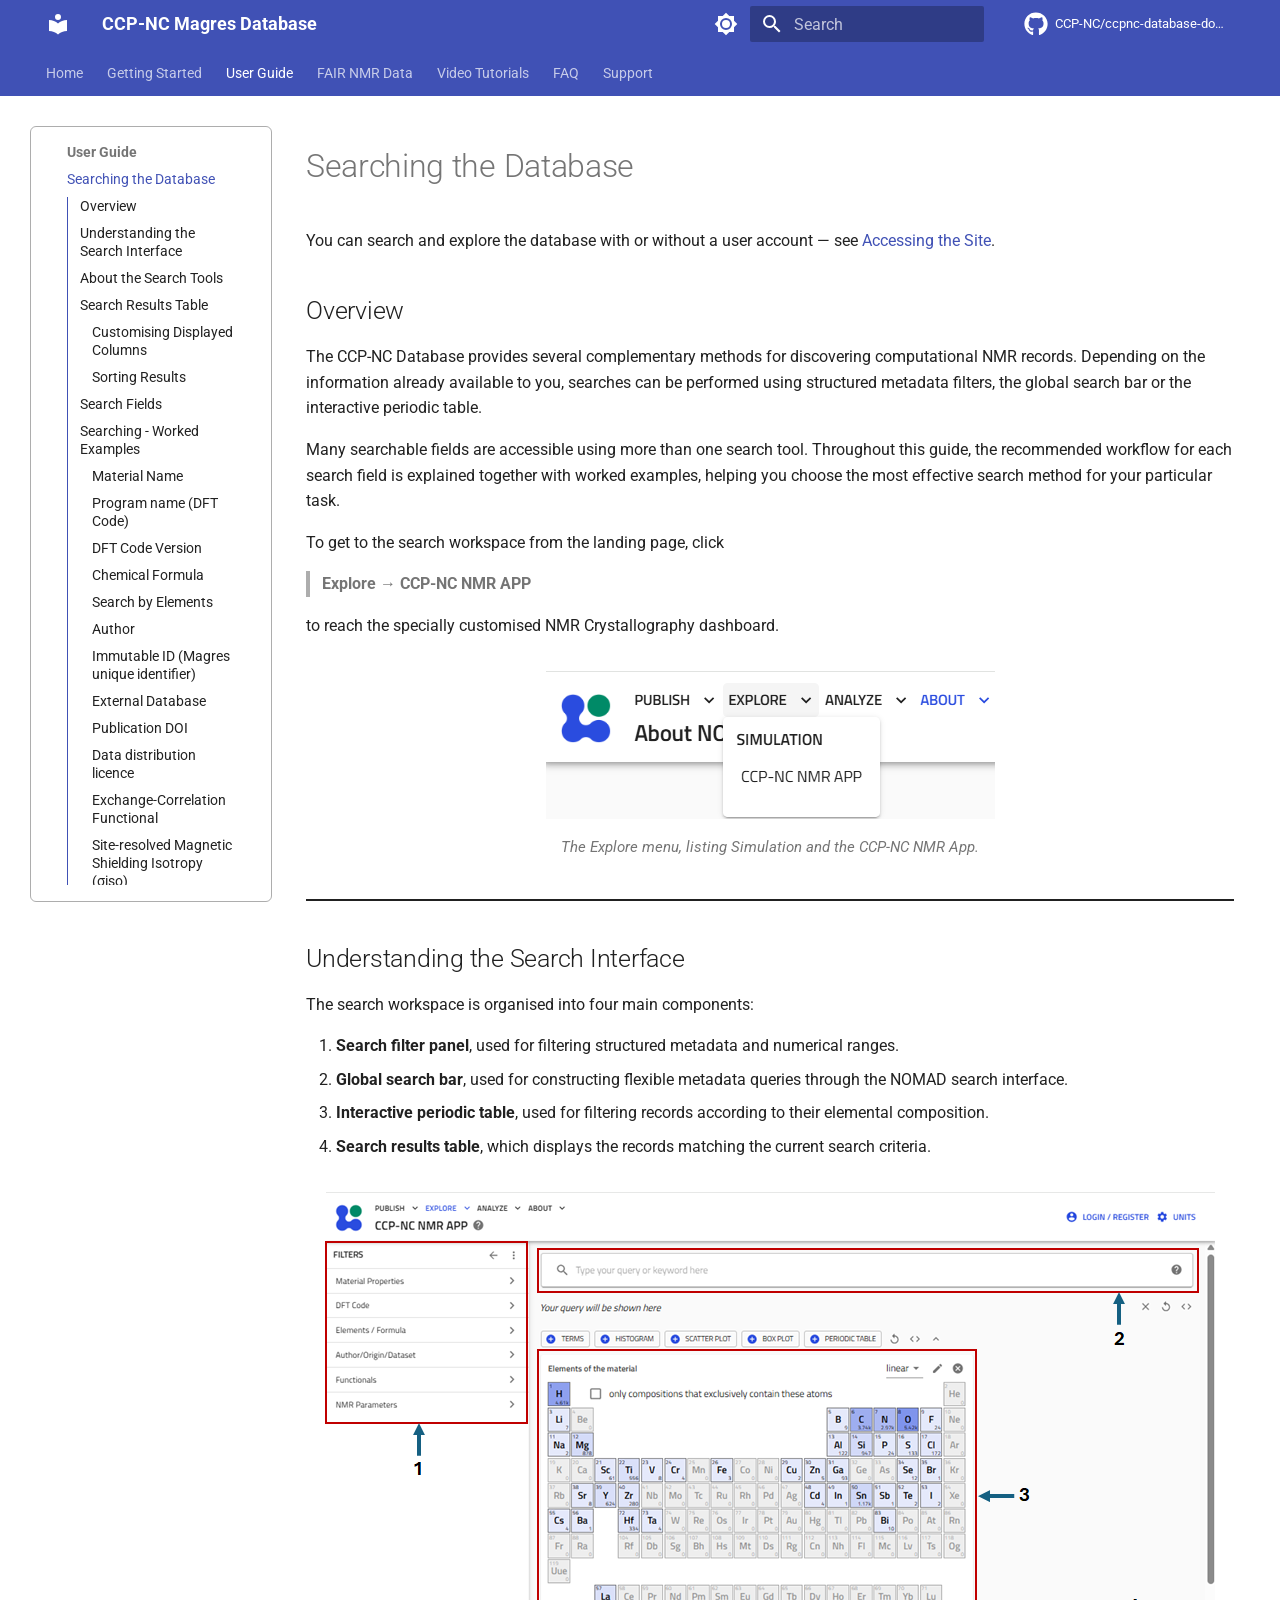
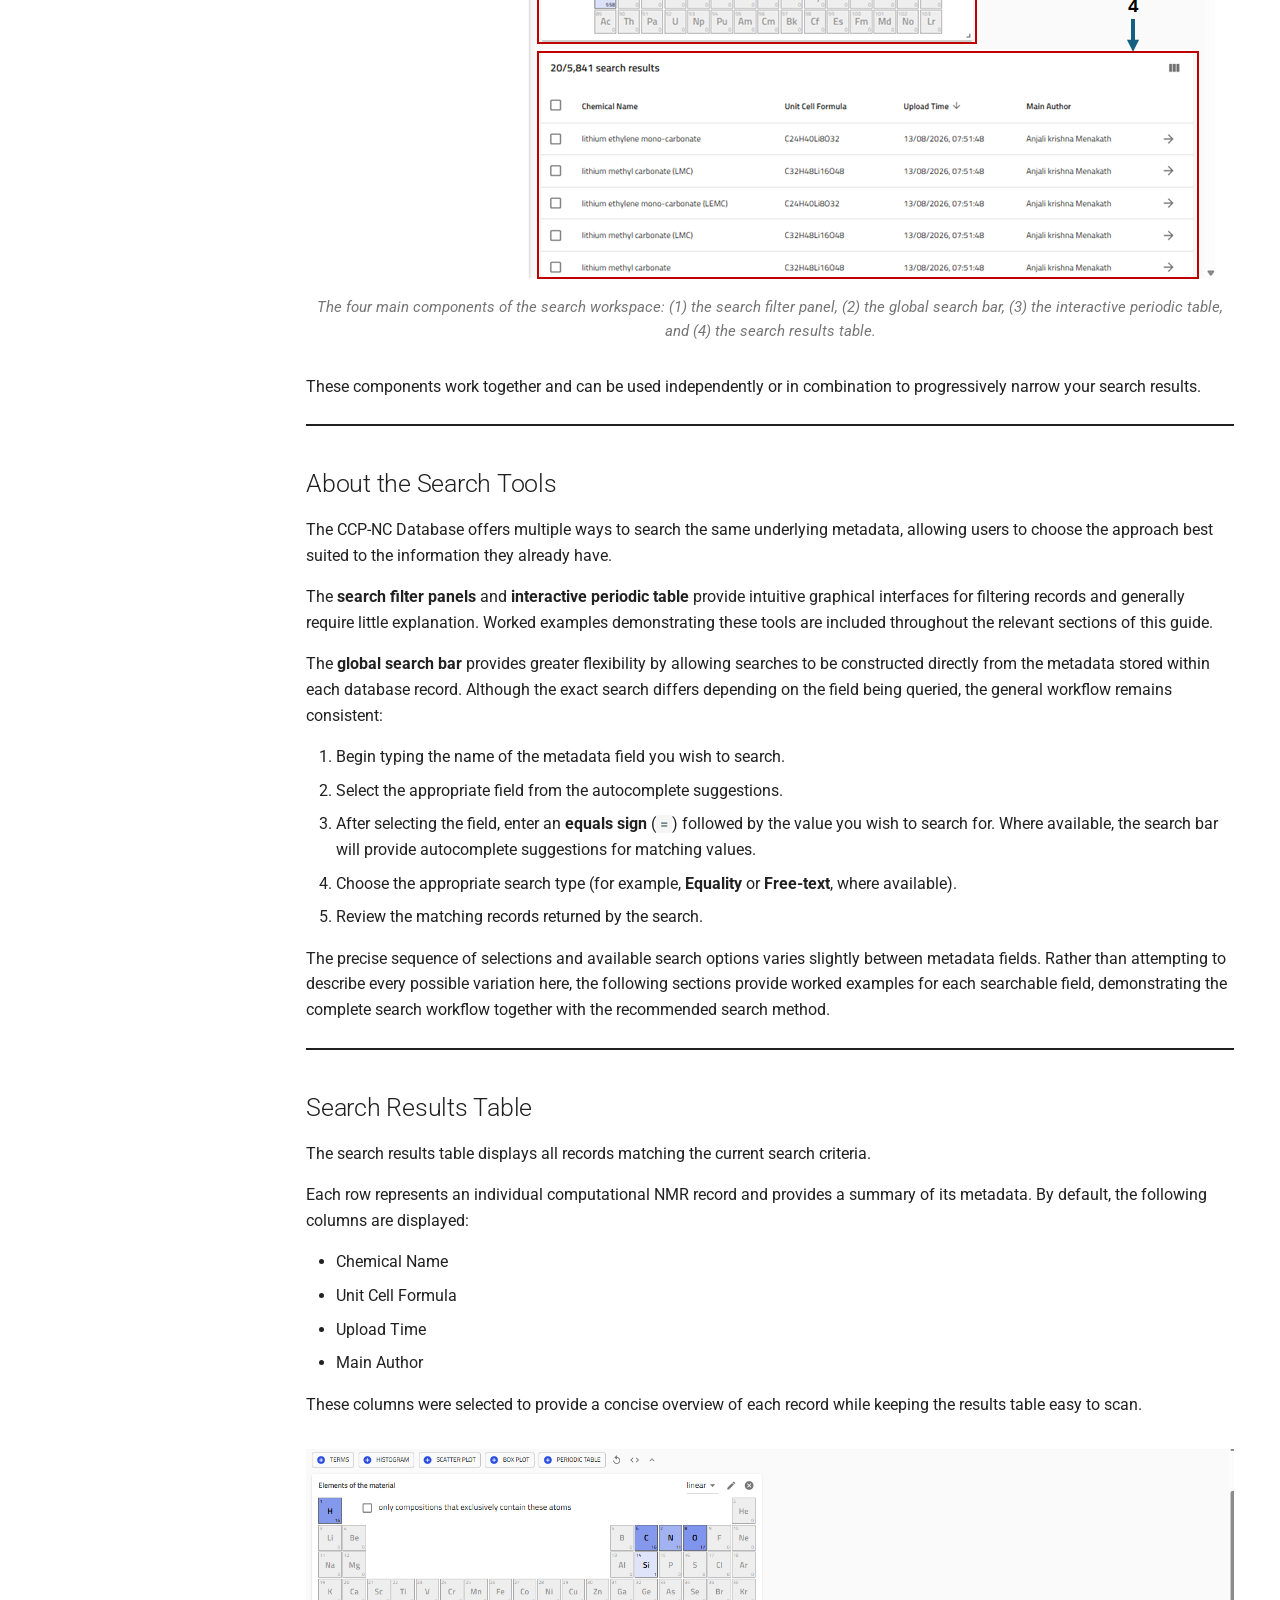
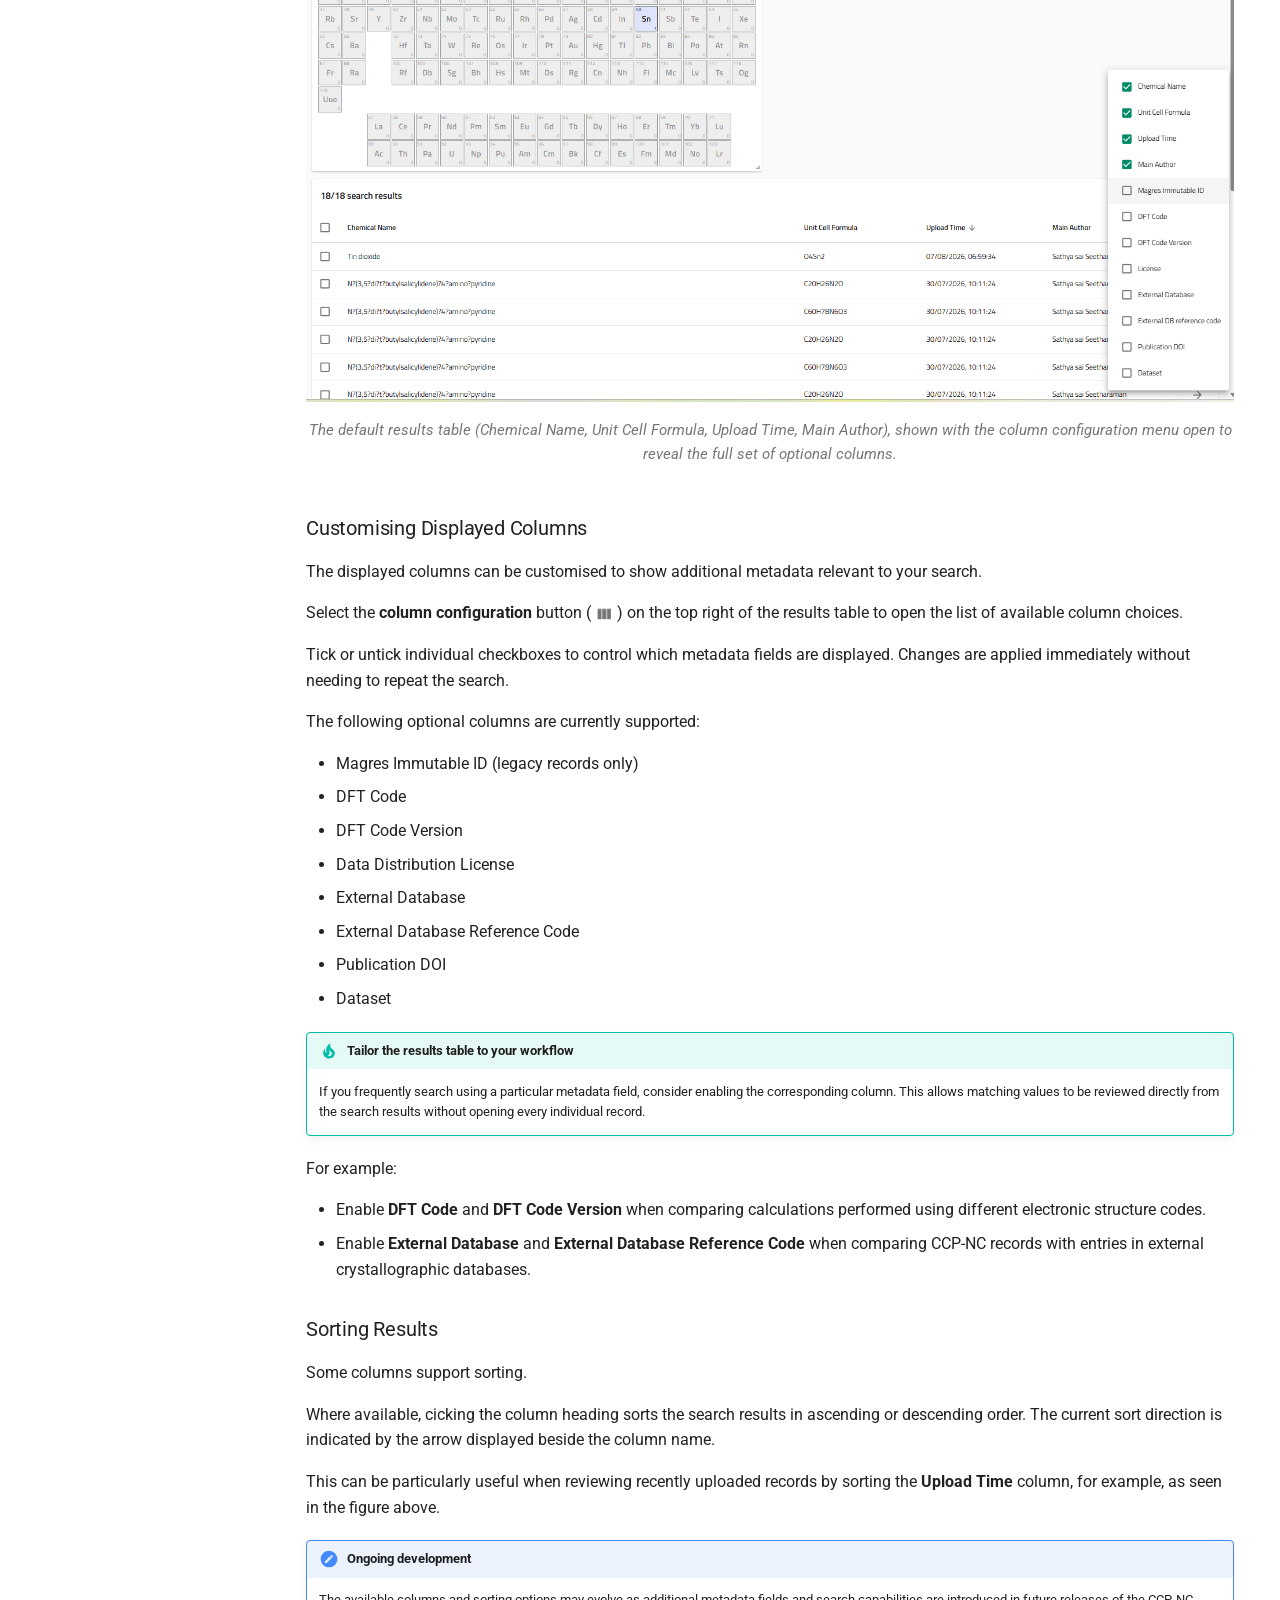
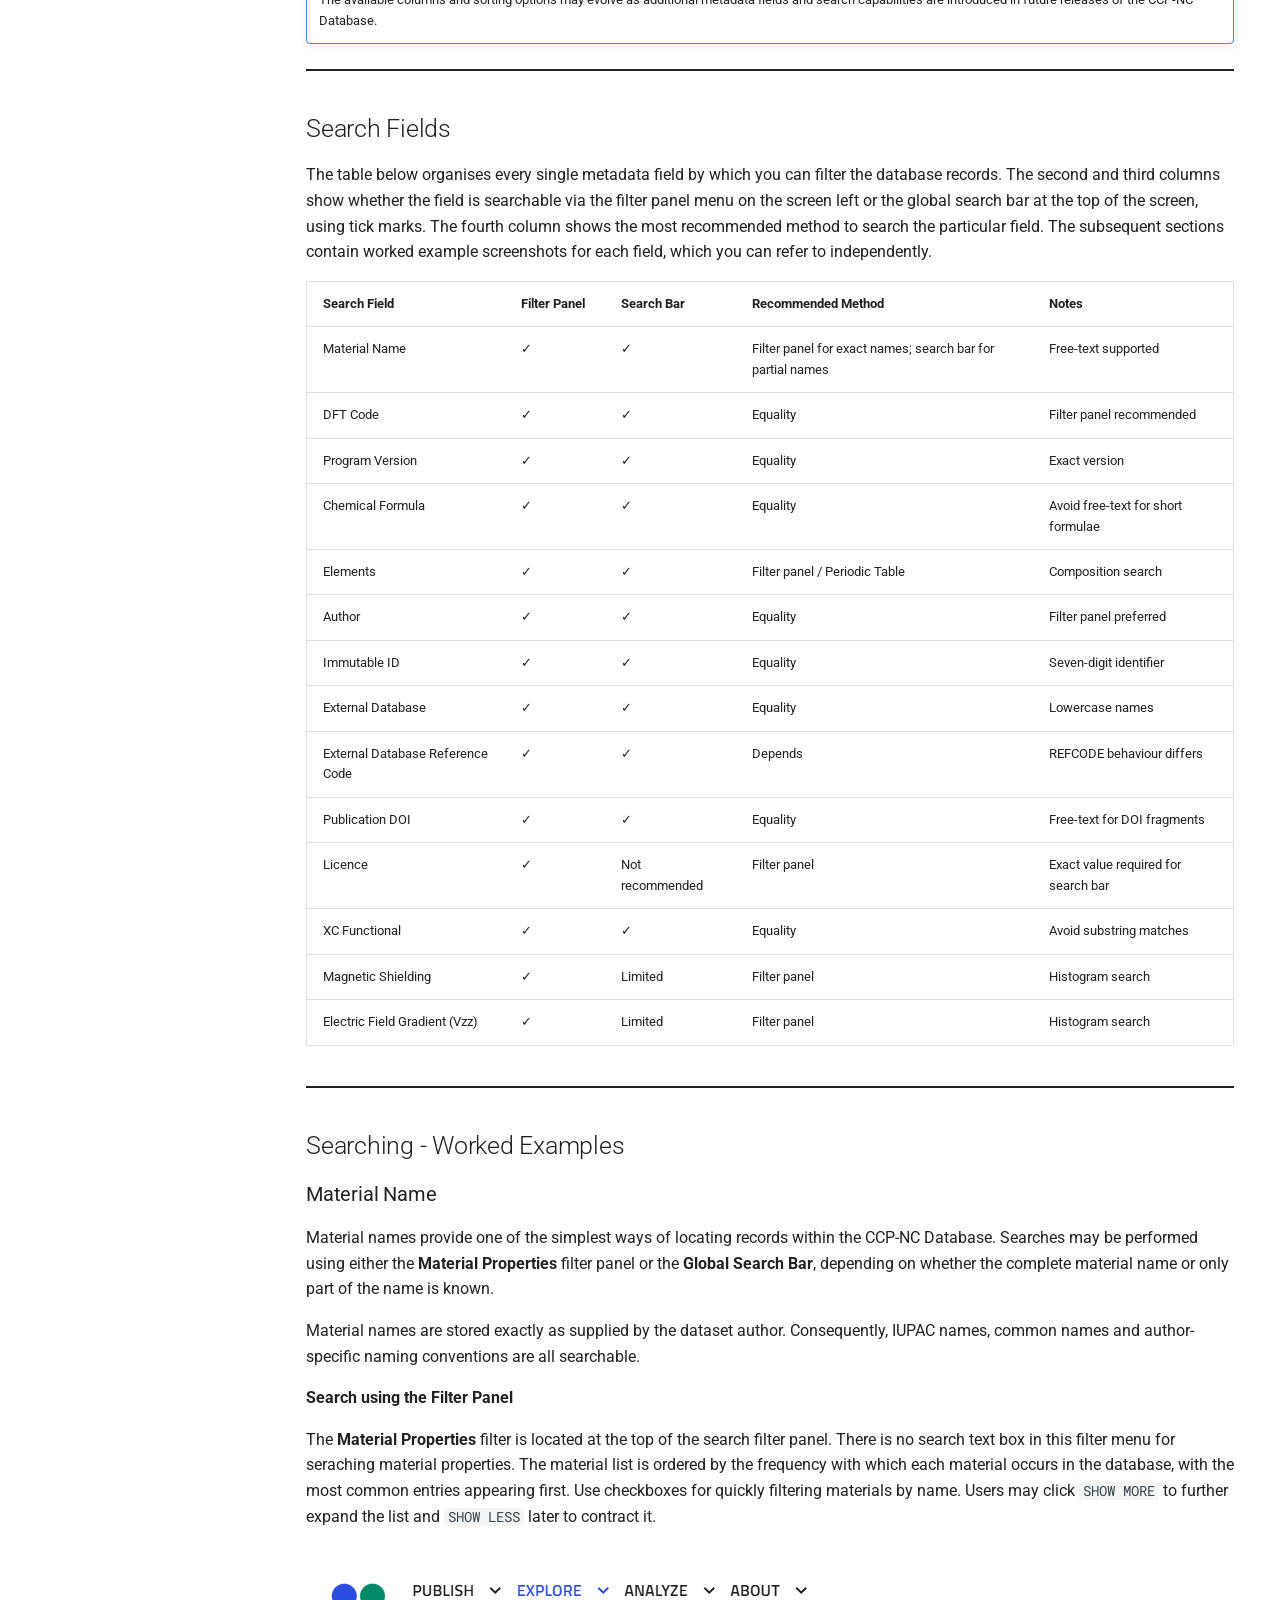
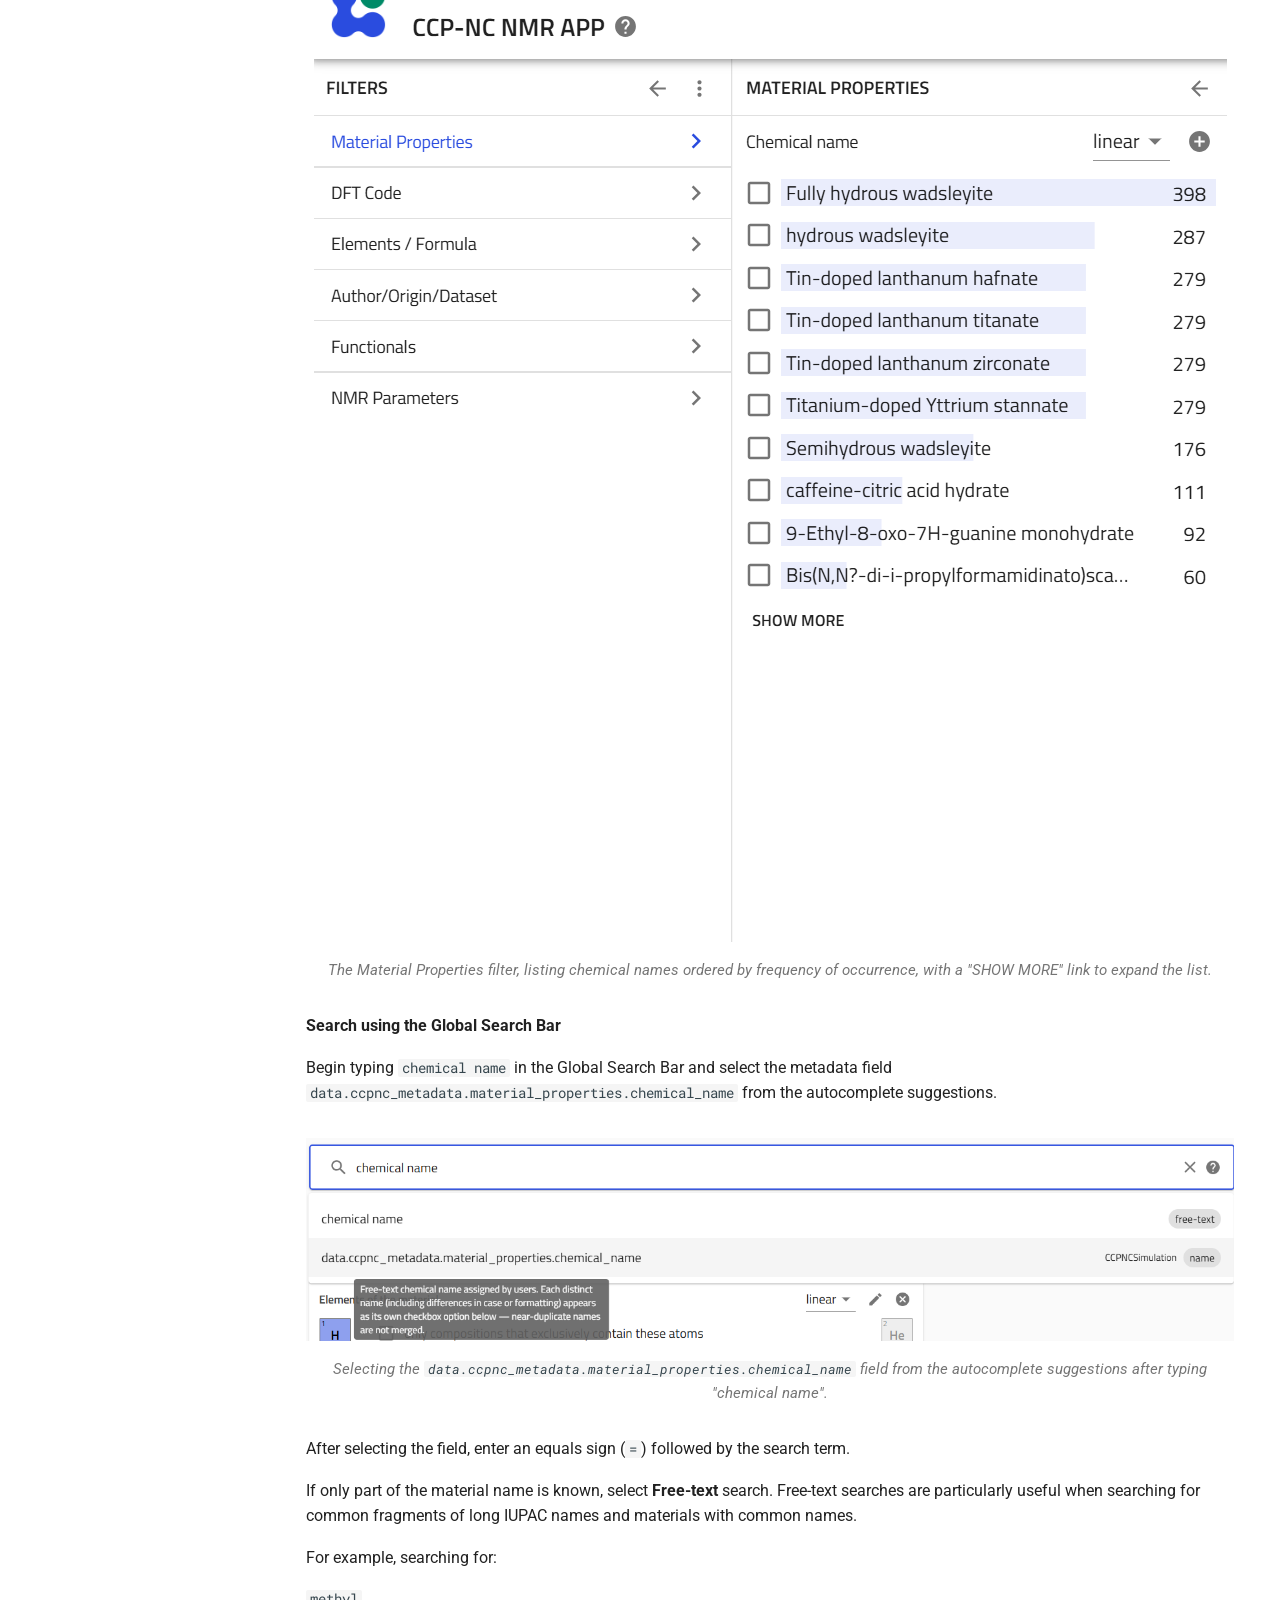
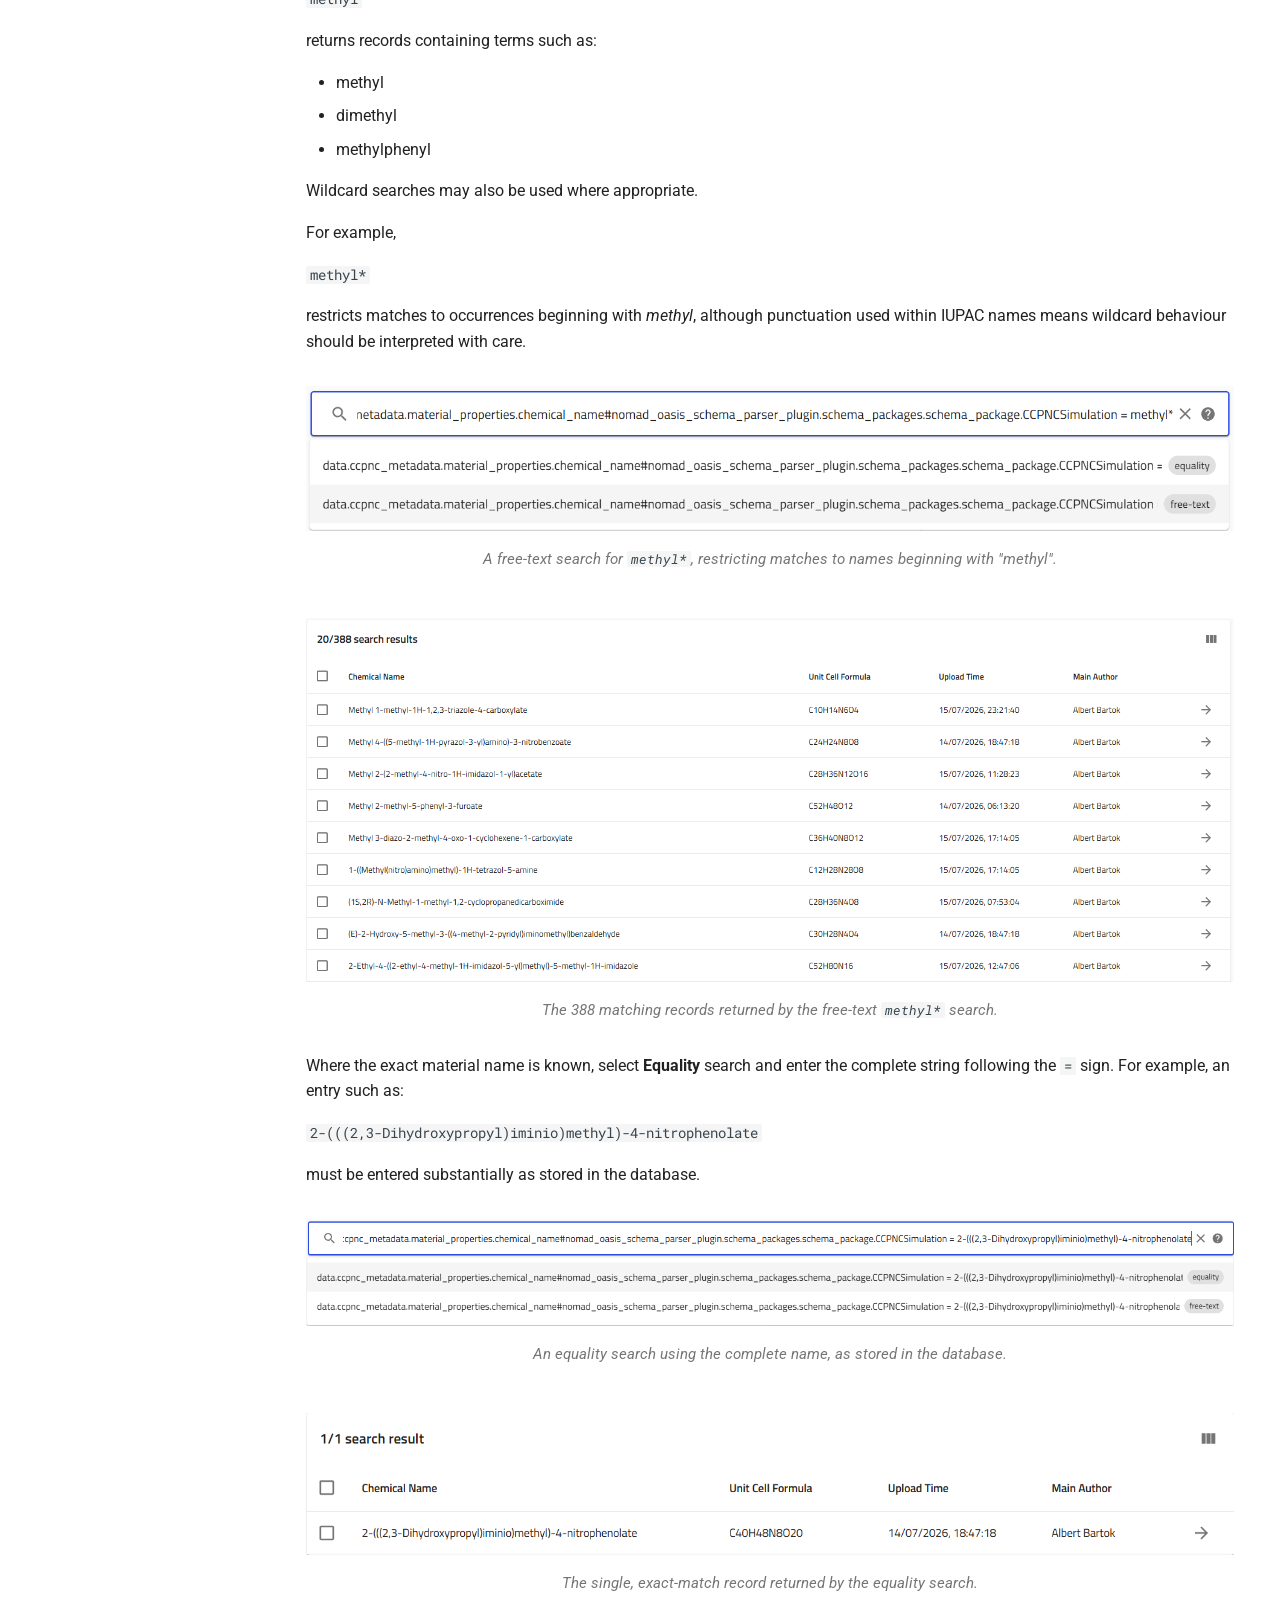
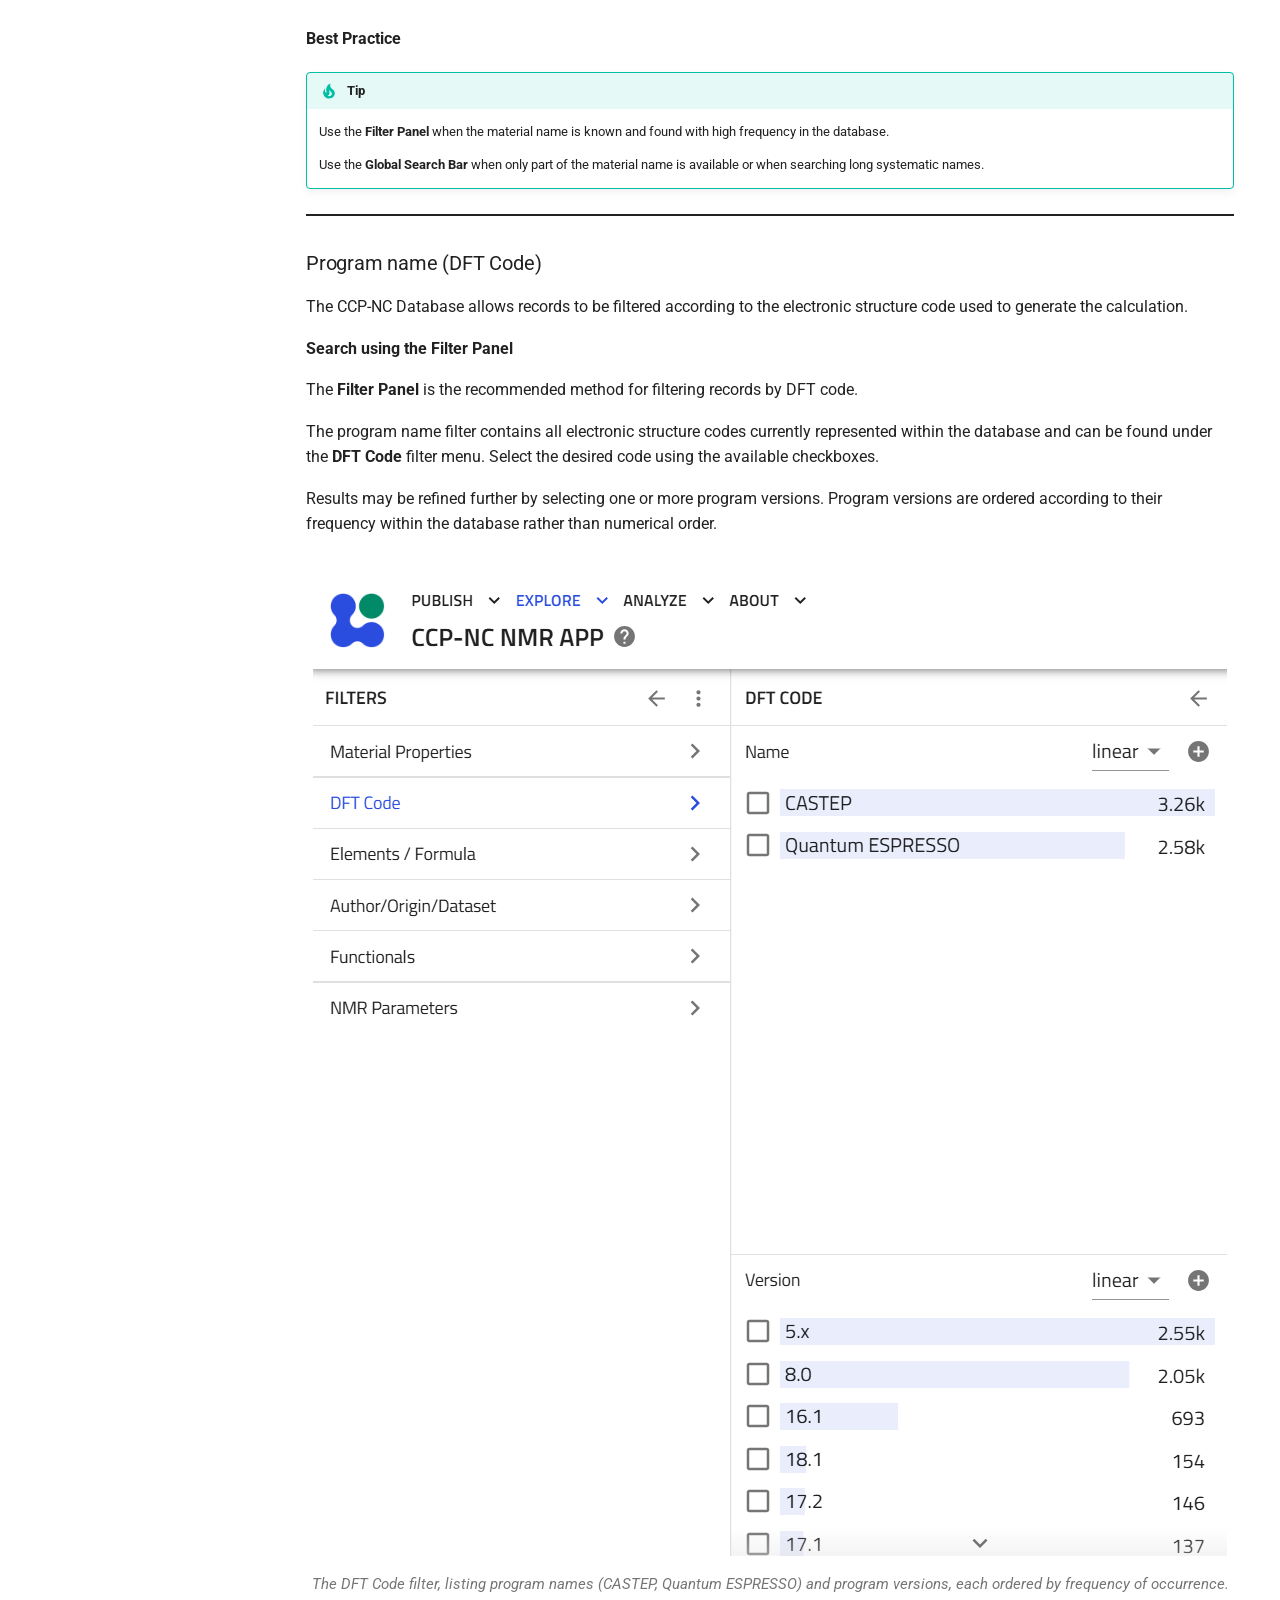
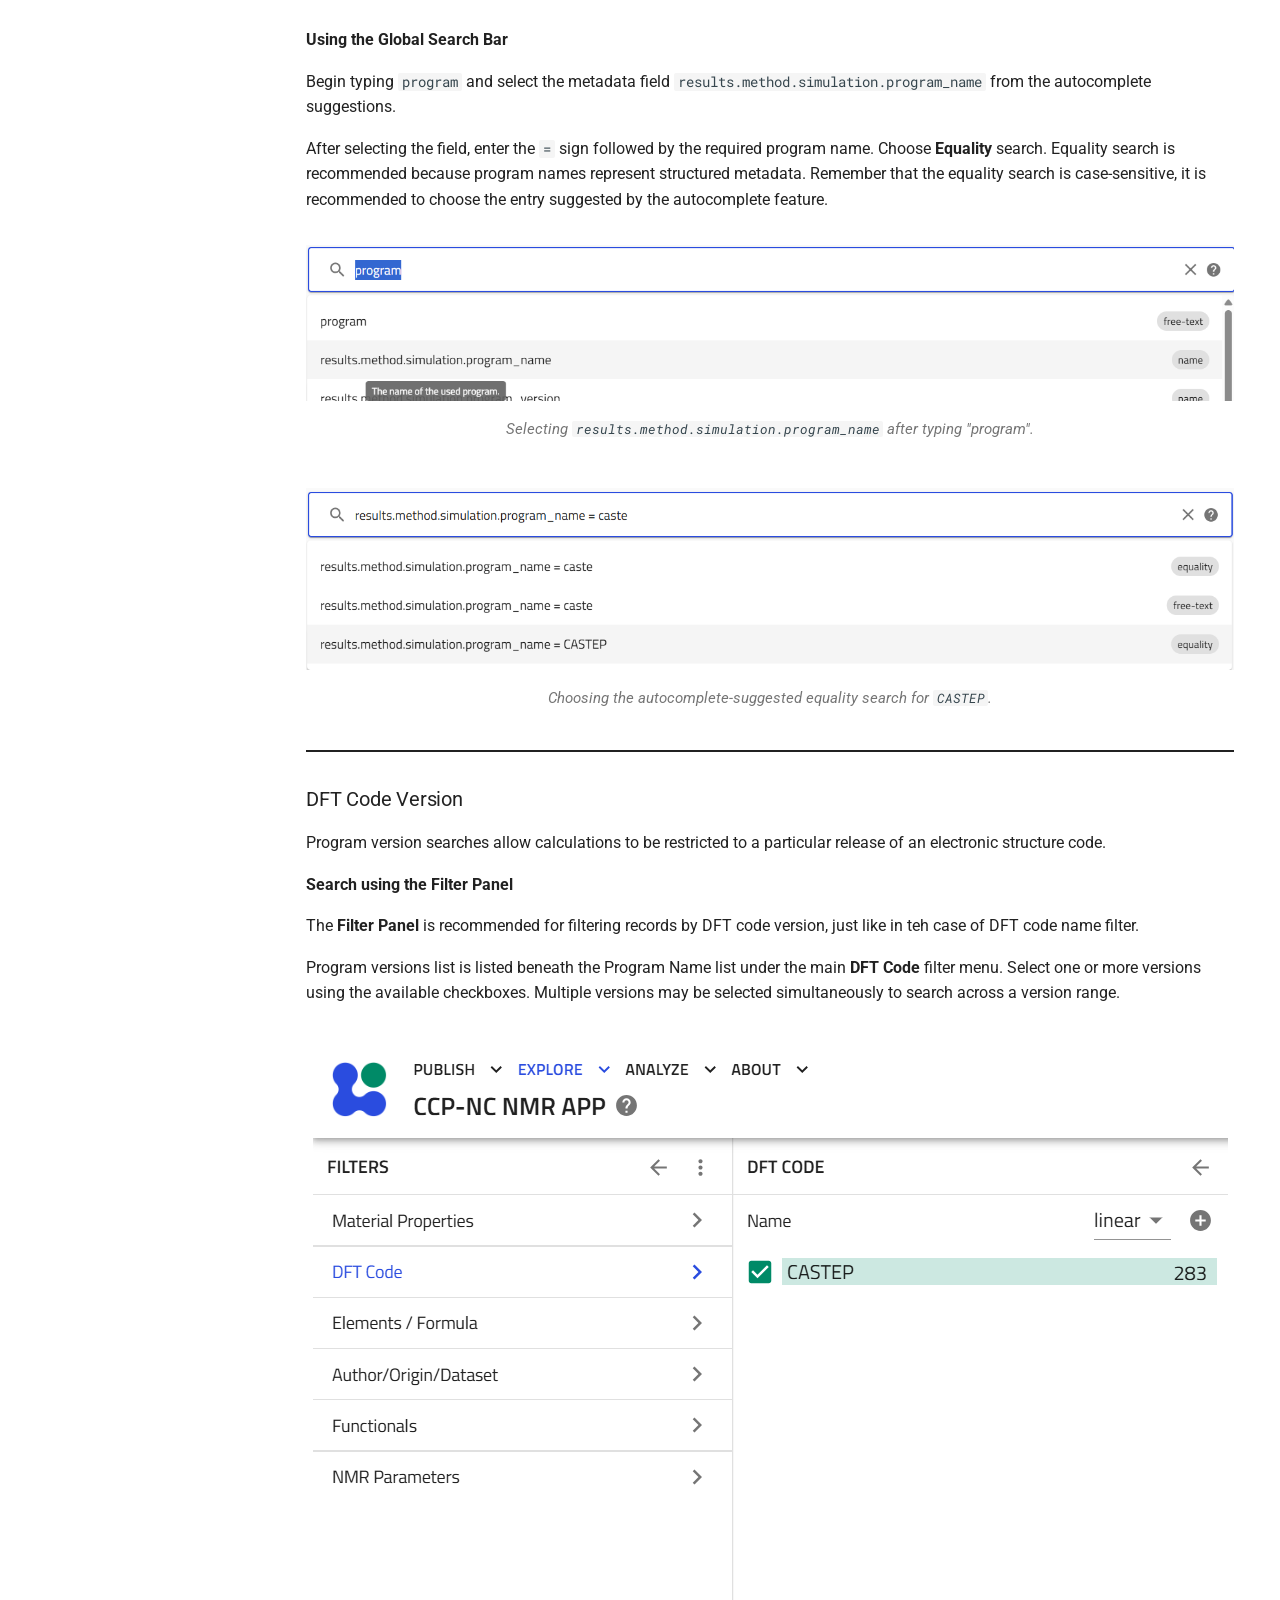
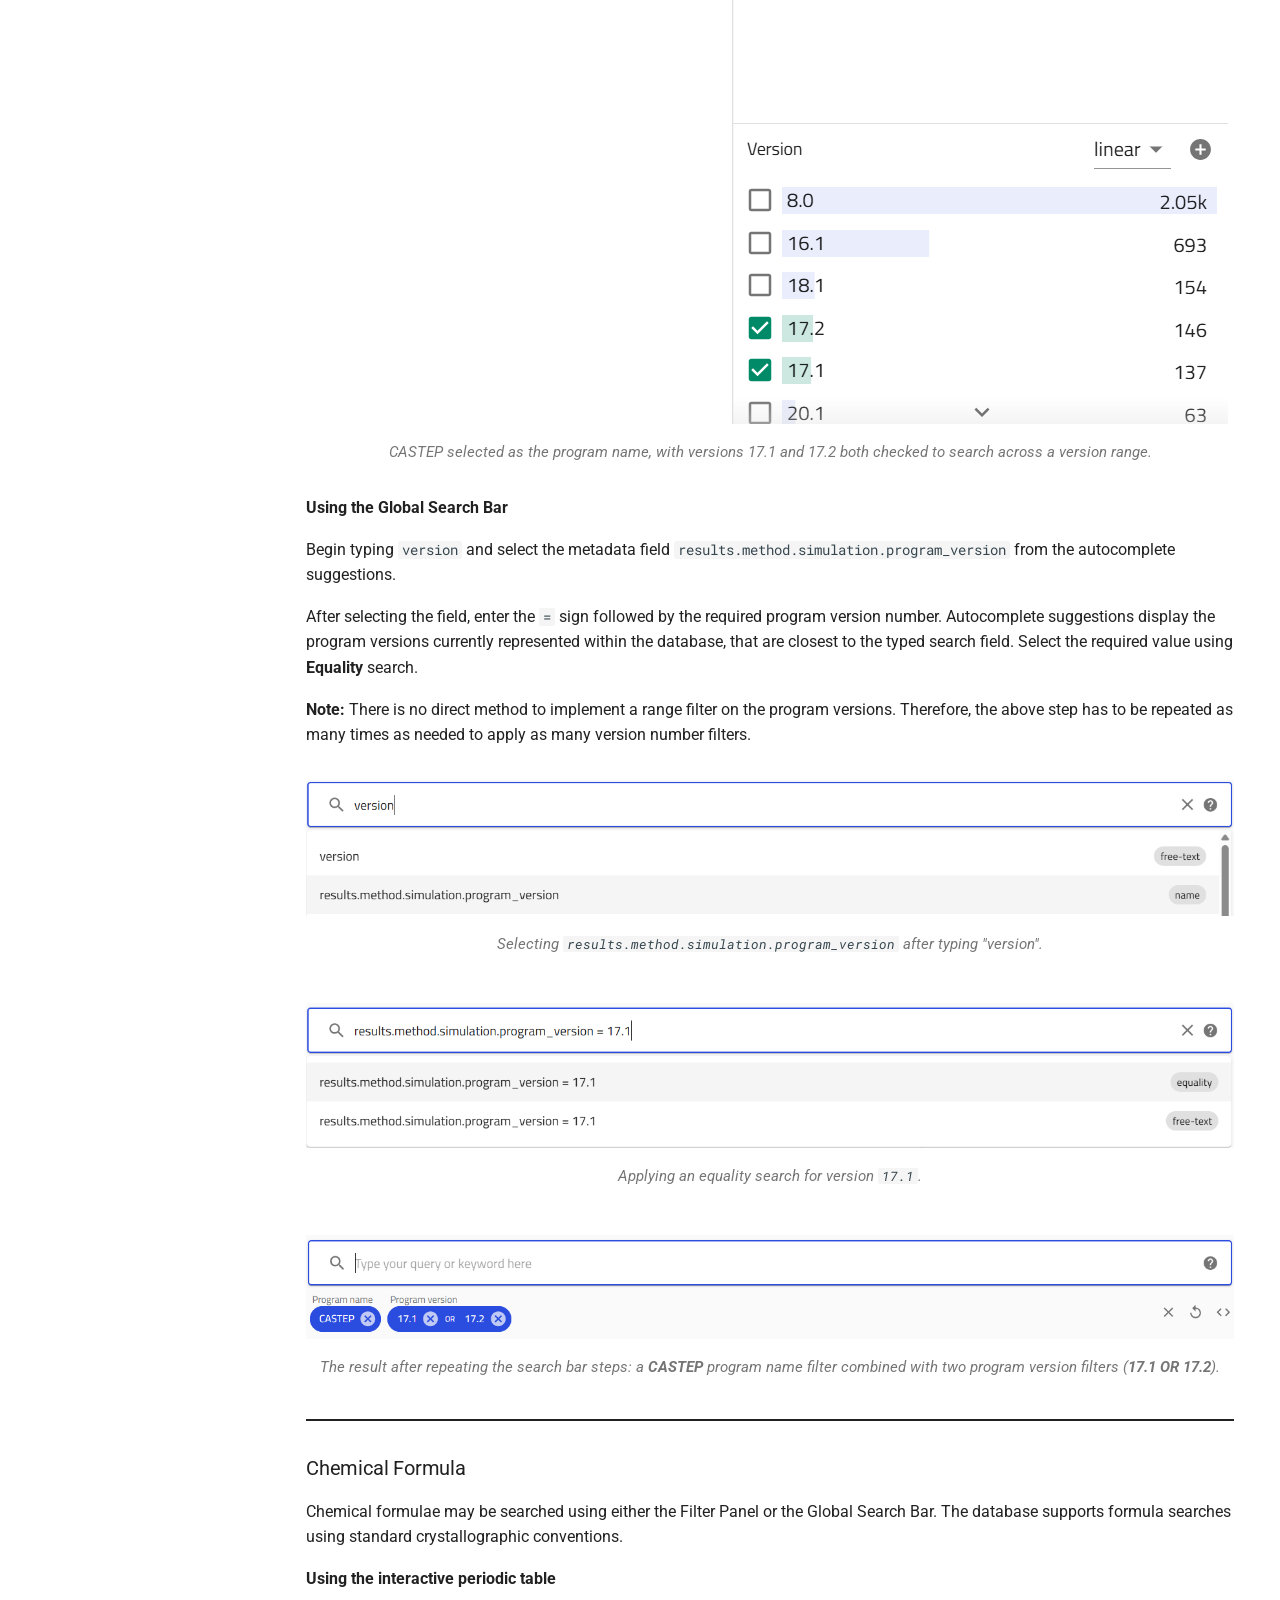
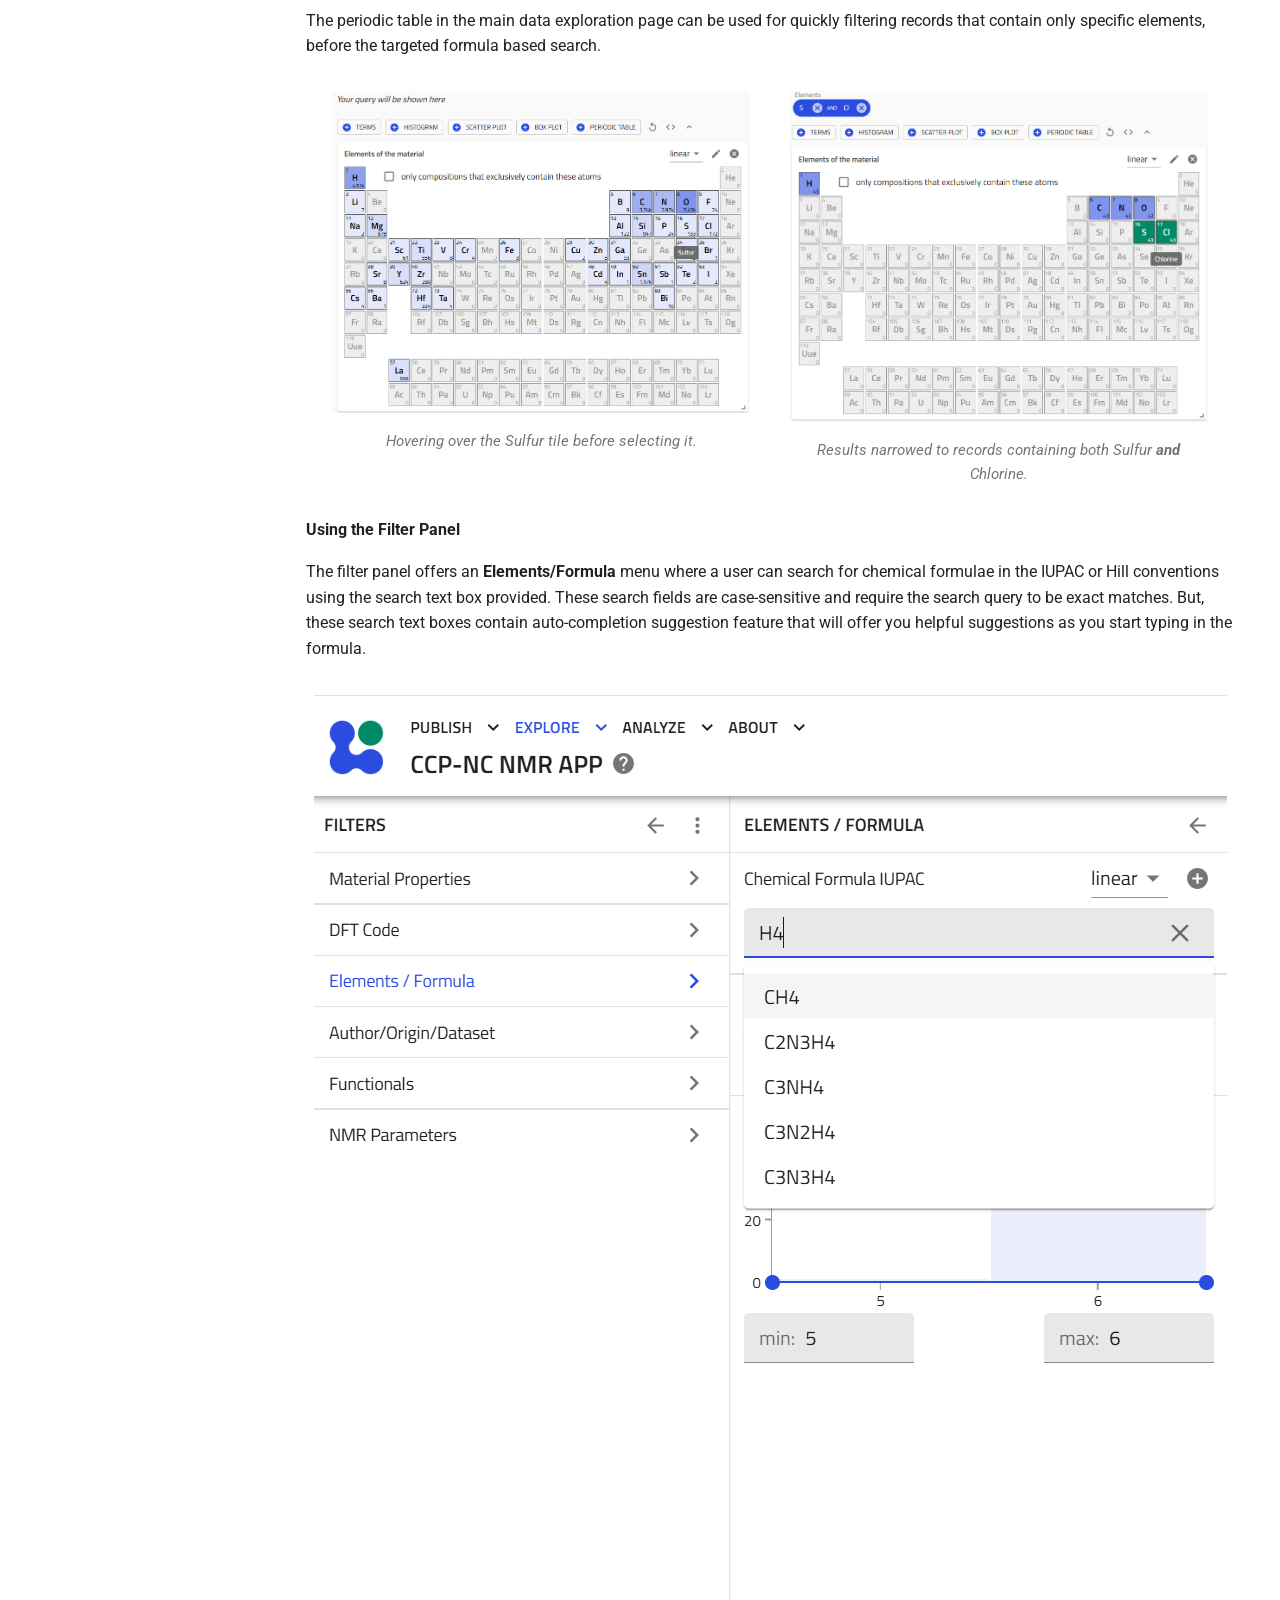
<file: user-guide/search/index.html>
<!doctype html>
<html lang="en" class="no-js">
  <head>
    
      <meta charset="utf-8">
      <meta name="viewport" content="width=device-width,initial-scale=1">
      
        <meta name="description" content="User documentation for the CCP-NC Magres Database (NOMAD Oasis)">
      
      
      
        <link rel="canonical" href="https://ccp-nc.github.io/ccpnc-database-documentation/user-guide/search/">
      
      
        <link rel="prev" href="../../getting-started/">
      
      
        <link rel="next" href="../results/">
      
      
        
      
      
      <link rel="icon" href="../../assets/images/favicon.png">
      <meta name="generator" content="mkdocs-1.6.1, mkdocs-material-9.7.7">
    
    
      
        <title>Searching the Database - CCP-NC Magres Database</title>
      
    
    
      <link rel="stylesheet" href="../../assets/stylesheets/main.ec1eaa64.min.css">
      
        
        <link rel="stylesheet" href="../../assets/stylesheets/palette.ab4e12ef.min.css">
      
      


    
    
      
    
    
      
        
        
        <link rel="preconnect" href="https://fonts.gstatic.com" crossorigin>
        <link rel="stylesheet" href="https://fonts.googleapis.com/css?family=Roboto:300,300i,400,400i,700,700i%7CRoboto+Mono:400,400i,700,700i&display=fallback">
        <style>:root{--md-text-font:"Roboto";--md-code-font:"Roboto Mono"}</style>
      
    
    
      <link rel="stylesheet" href="../../assets/stylesheets/extra.css">
    
    <script>__md_scope=new URL("../..",location),__md_hash=e=>[...e].reduce(((e,_)=>(e<<5)-e+_.charCodeAt(0)),0),__md_get=(e,_=localStorage,t=__md_scope)=>JSON.parse(_.getItem(t.pathname+"."+e)),__md_set=(e,_,t=localStorage,a=__md_scope)=>{try{t.setItem(a.pathname+"."+e,JSON.stringify(_))}catch(e){}}</script>
    
      

    
    
  </head>
  
  
    
    
      
    
    
    
    
    <body dir="ltr" data-md-color-scheme="default" data-md-color-primary="indigo" data-md-color-accent="indigo">
  
    
    <input class="md-toggle" data-md-toggle="drawer" type="checkbox" id="__drawer" autocomplete="off">
    <input class="md-toggle" data-md-toggle="search" type="checkbox" id="__search" autocomplete="off">
    <label class="md-overlay" for="__drawer"></label>
    <div data-md-component="skip">
      
        
        <a href="#searching-the-database" class="md-skip">
          Skip to content
        </a>
      
    </div>
    <div data-md-component="announce">
      
    </div>
    
    
      

<header class="md-header" data-md-component="header">
  <nav class="md-header__inner md-grid" aria-label="Header">
    <a href="../.." title="CCP-NC Magres Database" class="md-header__button md-logo" aria-label="CCP-NC Magres Database" data-md-component="logo">
      
  
  <svg xmlns="http://www.w3.org/2000/svg" viewBox="0 0 24 24"><path d="M12 8a3 3 0 0 0 3-3 3 3 0 0 0-3-3 3 3 0 0 0-3 3 3 3 0 0 0 3 3m0 3.54C9.64 9.35 6.5 8 3 8v11c3.5 0 6.64 1.35 9 3.54 2.36-2.19 5.5-3.54 9-3.54V8c-3.5 0-6.64 1.35-9 3.54"/></svg>

    </a>
    <label class="md-header__button md-icon" for="__drawer">
      
      <svg xmlns="http://www.w3.org/2000/svg" viewBox="0 0 24 24"><path d="M3 6h18v2H3zm0 5h18v2H3zm0 5h18v2H3z"/></svg>
    </label>
    <div class="md-header__title" data-md-component="header-title">
      <div class="md-header__ellipsis">
        <div class="md-header__topic">
          <span class="md-ellipsis">
            CCP-NC Magres Database
          </span>
        </div>
        <div class="md-header__topic" data-md-component="header-topic">
          <span class="md-ellipsis">
            
              Searching the Database
            
          </span>
        </div>
      </div>
    </div>
    
      
        <form class="md-header__option" data-md-component="palette">
  
    
    
    
    <input class="md-option" data-md-color-media="(prefers-color-scheme: light)" data-md-color-scheme="default" data-md-color-primary="indigo" data-md-color-accent="indigo"  aria-label="Switch to dark mode"  type="radio" name="__palette" id="__palette_0">
    
      <label class="md-header__button md-icon" title="Switch to dark mode" for="__palette_1" hidden>
        <svg xmlns="http://www.w3.org/2000/svg" viewBox="0 0 24 24"><path d="M12 8a4 4 0 0 0-4 4 4 4 0 0 0 4 4 4 4 0 0 0 4-4 4 4 0 0 0-4-4m0 10a6 6 0 0 1-6-6 6 6 0 0 1 6-6 6 6 0 0 1 6 6 6 6 0 0 1-6 6m8-9.31V4h-4.69L12 .69 8.69 4H4v4.69L.69 12 4 15.31V20h4.69L12 23.31 15.31 20H20v-4.69L23.31 12z"/></svg>
      </label>
    
  
    
    
    
    <input class="md-option" data-md-color-media="(prefers-color-scheme: dark)" data-md-color-scheme="slate" data-md-color-primary="indigo" data-md-color-accent="indigo"  aria-label="Switch to light mode"  type="radio" name="__palette" id="__palette_1">
    
      <label class="md-header__button md-icon" title="Switch to light mode" for="__palette_0" hidden>
        <svg xmlns="http://www.w3.org/2000/svg" viewBox="0 0 24 24"><path d="M12 18c-.89 0-1.74-.2-2.5-.55C11.56 16.5 13 14.42 13 12s-1.44-4.5-3.5-5.45C10.26 6.2 11.11 6 12 6a6 6 0 0 1 6 6 6 6 0 0 1-6 6m8-9.31V4h-4.69L12 .69 8.69 4H4v4.69L.69 12 4 15.31V20h4.69L12 23.31 15.31 20H20v-4.69L23.31 12z"/></svg>
      </label>
    
  
</form>
      
    
    
      <script>var palette=__md_get("__palette");if(palette&&palette.color){if("(prefers-color-scheme)"===palette.color.media){var media=matchMedia("(prefers-color-scheme: light)"),input=document.querySelector(media.matches?"[data-md-color-media='(prefers-color-scheme: light)']":"[data-md-color-media='(prefers-color-scheme: dark)']");palette.color.media=input.getAttribute("data-md-color-media"),palette.color.scheme=input.getAttribute("data-md-color-scheme"),palette.color.primary=input.getAttribute("data-md-color-primary"),palette.color.accent=input.getAttribute("data-md-color-accent")}for(var[key,value]of Object.entries(palette.color))document.body.setAttribute("data-md-color-"+key,value)}</script>
    
    
    
      
      
        <label class="md-header__button md-icon" for="__search">
          
          <svg xmlns="http://www.w3.org/2000/svg" viewBox="0 0 24 24"><path d="M9.5 3A6.5 6.5 0 0 1 16 9.5c0 1.61-.59 3.09-1.56 4.23l.27.27h.79l5 5-1.5 1.5-5-5v-.79l-.27-.27A6.52 6.52 0 0 1 9.5 16 6.5 6.5 0 0 1 3 9.5 6.5 6.5 0 0 1 9.5 3m0 2C7 5 5 7 5 9.5S7 14 9.5 14 14 12 14 9.5 12 5 9.5 5"/></svg>
        </label>
        <div class="md-search" data-md-component="search" role="dialog">
  <label class="md-search__overlay" for="__search"></label>
  <div class="md-search__inner" role="search">
    <form class="md-search__form" name="search">
      <input type="text" class="md-search__input" name="query" aria-label="Search" placeholder="Search" autocapitalize="off" autocorrect="off" autocomplete="off" spellcheck="false" data-md-component="search-query" required>
      <label class="md-search__icon md-icon" for="__search">
        
        <svg xmlns="http://www.w3.org/2000/svg" viewBox="0 0 24 24"><path d="M9.5 3A6.5 6.5 0 0 1 16 9.5c0 1.61-.59 3.09-1.56 4.23l.27.27h.79l5 5-1.5 1.5-5-5v-.79l-.27-.27A6.52 6.52 0 0 1 9.5 16 6.5 6.5 0 0 1 3 9.5 6.5 6.5 0 0 1 9.5 3m0 2C7 5 5 7 5 9.5S7 14 9.5 14 14 12 14 9.5 12 5 9.5 5"/></svg>
        
        <svg xmlns="http://www.w3.org/2000/svg" viewBox="0 0 24 24"><path d="M20 11v2H8l5.5 5.5-1.42 1.42L4.16 12l7.92-7.92L13.5 5.5 8 11z"/></svg>
      </label>
      <nav class="md-search__options" aria-label="Search">
        
        <button type="reset" class="md-search__icon md-icon" title="Clear" aria-label="Clear" tabindex="-1">
          
          <svg xmlns="http://www.w3.org/2000/svg" viewBox="0 0 24 24"><path d="M19 6.41 17.59 5 12 10.59 6.41 5 5 6.41 10.59 12 5 17.59 6.41 19 12 13.41 17.59 19 19 17.59 13.41 12z"/></svg>
        </button>
      </nav>
      
        <div class="md-search__suggest" data-md-component="search-suggest"></div>
      
    </form>
    <div class="md-search__output">
      <div class="md-search__scrollwrap" tabindex="0" data-md-scrollfix>
        <div class="md-search-result" data-md-component="search-result">
          <div class="md-search-result__meta">
            Initializing search
          </div>
          <ol class="md-search-result__list" role="presentation"></ol>
        </div>
      </div>
    </div>
  </div>
</div>
      
    
    
      <div class="md-header__source">
        <a href="https://github.com/CCP-NC/ccpnc-database-documentation" title="Go to repository" class="md-source" data-md-component="source">
  <div class="md-source__icon md-icon">
    
    <svg xmlns="http://www.w3.org/2000/svg" viewBox="0 0 512 512"><!--! Font Awesome Free 7.1.0 by @fontawesome - https://fontawesome.com License - https://fontawesome.com/license/free (Icons: CC BY 4.0, Fonts: SIL OFL 1.1, Code: MIT License) Copyright 2025 Fonticons, Inc.--><path d="M173.9 397.4c0 2-2.3 3.6-5.2 3.6-3.3.3-5.6-1.3-5.6-3.6 0-2 2.3-3.6 5.2-3.6 3-.3 5.6 1.3 5.6 3.6m-31.1-4.5c-.7 2 1.3 4.3 4.3 4.9 2.6 1 5.6 0 6.2-2s-1.3-4.3-4.3-5.2c-2.6-.7-5.5.3-6.2 2.3m44.2-1.7c-2.9.7-4.9 2.6-4.6 4.9.3 2 2.9 3.3 5.9 2.6 2.9-.7 4.9-2.6 4.6-4.6-.3-1.9-3-3.2-5.9-2.9M252.8 8C114.1 8 8 113.3 8 252c0 110.9 69.8 205.8 169.5 239.2 12.8 2.3 17.3-5.6 17.3-12.1 0-6.2-.3-40.4-.3-61.4 0 0-70 15-84.7-29.8 0 0-11.4-29.1-27.8-36.6 0 0-22.9-15.7 1.6-15.4 0 0 24.9 2 38.6 25.8 21.9 38.6 58.6 27.5 72.9 20.9 2.3-16 8.8-27.1 16-33.7-55.9-6.2-112.3-14.3-112.3-110.5 0-27.5 7.6-41.3 23.6-58.9-2.6-6.5-11.1-33.3 2.6-67.9 20.9-6.5 69 27 69 27 20-5.6 41.5-8.5 62.8-8.5s42.8 2.9 62.8 8.5c0 0 48.1-33.6 69-27 13.7 34.7 5.2 61.4 2.6 67.9 16 17.7 25.8 31.5 25.8 58.9 0 96.5-58.9 104.2-114.8 110.5 9.2 7.9 17 22.9 17 46.4 0 33.7-.3 75.4-.3 83.6 0 6.5 4.6 14.4 17.3 12.1C436.2 457.8 504 362.9 504 252 504 113.3 391.5 8 252.8 8M105.2 352.9c-1.3 1-1 3.3.7 5.2 1.6 1.6 3.9 2.3 5.2 1 1.3-1 1-3.3-.7-5.2-1.6-1.6-3.9-2.3-5.2-1m-10.8-8.1c-.7 1.3.3 2.9 2.3 3.9 1.6 1 3.6.7 4.3-.7.7-1.3-.3-2.9-2.3-3.9-2-.6-3.6-.3-4.3.7m32.4 35.6c-1.6 1.3-1 4.3 1.3 6.2 2.3 2.3 5.2 2.6 6.5 1 1.3-1.3.7-4.3-1.3-6.2-2.2-2.3-5.2-2.6-6.5-1m-11.4-14.7c-1.6 1-1.6 3.6 0 5.9s4.3 3.3 5.6 2.3c1.6-1.3 1.6-3.9 0-6.2-1.4-2.3-4-3.3-5.6-2"/></svg>
  </div>
  <div class="md-source__repository">
    CCP-NC/ccpnc-database-documentation
  </div>
</a>
      </div>
    
  </nav>
  
</header>
    
    <div class="md-container" data-md-component="container">
      
      
        
          
            
<nav class="md-tabs" aria-label="Tabs" data-md-component="tabs">
  <div class="md-grid">
    <ul class="md-tabs__list">
      
        
  
  
  
  
    <li class="md-tabs__item">
      <a href="../.." class="md-tabs__link">
        
  
  
    
  
  Home

      </a>
    </li>
  

      
        
  
  
  
  
    <li class="md-tabs__item">
      <a href="../../getting-started/" class="md-tabs__link">
        
  
  
    
  
  Getting Started

      </a>
    </li>
  

      
        
  
  
  
    
  
  
    
    
      <li class="md-tabs__item md-tabs__item--active">
        <a href="./" class="md-tabs__link">
          
  
  
  User Guide

        </a>
      </li>
    
  

      
        
  
  
  
  
    <li class="md-tabs__item">
      <a href="../../fair-nmr-data/" class="md-tabs__link">
        
  
  
    
  
  FAIR NMR Data

      </a>
    </li>
  

      
        
  
  
  
  
    <li class="md-tabs__item">
      <a href="../../video-tutorials/" class="md-tabs__link">
        
  
  
    
  
  Video Tutorials

      </a>
    </li>
  

      
        
  
  
  
  
    <li class="md-tabs__item">
      <a href="../../reference/faq/" class="md-tabs__link">
        
  
  
    
  
  FAQ

      </a>
    </li>
  

      
        
  
  
  
  
    <li class="md-tabs__item">
      <a href="../../reference/support/" class="md-tabs__link">
        
  
  
    
  
  Support

      </a>
    </li>
  

      
    </ul>
  </div>
</nav>
          
        
      
      <main class="md-main" data-md-component="main">
        <div class="md-main__inner md-grid">
          
            
              
              <div class="md-sidebar md-sidebar--primary" data-md-component="sidebar" data-md-type="navigation" >
                <div class="md-sidebar__scrollwrap">
                  <div class="md-sidebar__inner">
                    


  


  

<nav class="md-nav md-nav--primary md-nav--lifted md-nav--integrated" aria-label="Navigation" data-md-level="0">
  <label class="md-nav__title" for="__drawer">
    <a href="../.." title="CCP-NC Magres Database" class="md-nav__button md-logo" aria-label="CCP-NC Magres Database" data-md-component="logo">
      
  
  <svg xmlns="http://www.w3.org/2000/svg" viewBox="0 0 24 24"><path d="M12 8a3 3 0 0 0 3-3 3 3 0 0 0-3-3 3 3 0 0 0-3 3 3 3 0 0 0 3 3m0 3.54C9.64 9.35 6.5 8 3 8v11c3.5 0 6.64 1.35 9 3.54 2.36-2.19 5.5-3.54 9-3.54V8c-3.5 0-6.64 1.35-9 3.54"/></svg>

    </a>
    CCP-NC Magres Database
  </label>
  
    <div class="md-nav__source">
      <a href="https://github.com/CCP-NC/ccpnc-database-documentation" title="Go to repository" class="md-source" data-md-component="source">
  <div class="md-source__icon md-icon">
    
    <svg xmlns="http://www.w3.org/2000/svg" viewBox="0 0 512 512"><!--! Font Awesome Free 7.1.0 by @fontawesome - https://fontawesome.com License - https://fontawesome.com/license/free (Icons: CC BY 4.0, Fonts: SIL OFL 1.1, Code: MIT License) Copyright 2025 Fonticons, Inc.--><path d="M173.9 397.4c0 2-2.3 3.6-5.2 3.6-3.3.3-5.6-1.3-5.6-3.6 0-2 2.3-3.6 5.2-3.6 3-.3 5.6 1.3 5.6 3.6m-31.1-4.5c-.7 2 1.3 4.3 4.3 4.9 2.6 1 5.6 0 6.2-2s-1.3-4.3-4.3-5.2c-2.6-.7-5.5.3-6.2 2.3m44.2-1.7c-2.9.7-4.9 2.6-4.6 4.9.3 2 2.9 3.3 5.9 2.6 2.9-.7 4.9-2.6 4.6-4.6-.3-1.9-3-3.2-5.9-2.9M252.8 8C114.1 8 8 113.3 8 252c0 110.9 69.8 205.8 169.5 239.2 12.8 2.3 17.3-5.6 17.3-12.1 0-6.2-.3-40.4-.3-61.4 0 0-70 15-84.7-29.8 0 0-11.4-29.1-27.8-36.6 0 0-22.9-15.7 1.6-15.4 0 0 24.9 2 38.6 25.8 21.9 38.6 58.6 27.5 72.9 20.9 2.3-16 8.8-27.1 16-33.7-55.9-6.2-112.3-14.3-112.3-110.5 0-27.5 7.6-41.3 23.6-58.9-2.6-6.5-11.1-33.3 2.6-67.9 20.9-6.5 69 27 69 27 20-5.6 41.5-8.5 62.8-8.5s42.8 2.9 62.8 8.5c0 0 48.1-33.6 69-27 13.7 34.7 5.2 61.4 2.6 67.9 16 17.7 25.8 31.5 25.8 58.9 0 96.5-58.9 104.2-114.8 110.5 9.2 7.9 17 22.9 17 46.4 0 33.7-.3 75.4-.3 83.6 0 6.5 4.6 14.4 17.3 12.1C436.2 457.8 504 362.9 504 252 504 113.3 391.5 8 252.8 8M105.2 352.9c-1.3 1-1 3.3.7 5.2 1.6 1.6 3.9 2.3 5.2 1 1.3-1 1-3.3-.7-5.2-1.6-1.6-3.9-2.3-5.2-1m-10.8-8.1c-.7 1.3.3 2.9 2.3 3.9 1.6 1 3.6.7 4.3-.7.7-1.3-.3-2.9-2.3-3.9-2-.6-3.6-.3-4.3.7m32.4 35.6c-1.6 1.3-1 4.3 1.3 6.2 2.3 2.3 5.2 2.6 6.5 1 1.3-1.3.7-4.3-1.3-6.2-2.2-2.3-5.2-2.6-6.5-1m-11.4-14.7c-1.6 1-1.6 3.6 0 5.9s4.3 3.3 5.6 2.3c1.6-1.3 1.6-3.9 0-6.2-1.4-2.3-4-3.3-5.6-2"/></svg>
  </div>
  <div class="md-source__repository">
    CCP-NC/ccpnc-database-documentation
  </div>
</a>
    </div>
  
  <ul class="md-nav__list" data-md-scrollfix>
    
      
      
  
  
  
  
    <li class="md-nav__item">
      <a href="../.." class="md-nav__link">
        
  
  
  <span class="md-ellipsis">
    
  
    Home
  

    
  </span>
  
  

      </a>
    </li>
  

    
      
      
  
  
  
  
    <li class="md-nav__item">
      <a href="../../getting-started/" class="md-nav__link">
        
  
  
  <span class="md-ellipsis">
    
  
    Getting Started
  

    
  </span>
  
  

      </a>
    </li>
  

    
      
      
  
  
    
  
  
  
    
    
    
    
      
        
        
      
      
    
    
    <li class="md-nav__item md-nav__item--active md-nav__item--section md-nav__item--nested">
      
        
        
        <input class="md-nav__toggle md-toggle " type="checkbox" id="__nav_3" checked>
        
          
          <label class="md-nav__link" for="__nav_3" id="__nav_3_label" tabindex="">
            
  
  
  <span class="md-ellipsis">
    
  
    User Guide
  

    
  </span>
  
  

            <span class="md-nav__icon md-icon"></span>
          </label>
        
        <nav class="md-nav" data-md-level="1" aria-labelledby="__nav_3_label" aria-expanded="true">
          <label class="md-nav__title" for="__nav_3">
            <span class="md-nav__icon md-icon"></span>
            
  
    User Guide
  

          </label>
          <ul class="md-nav__list" data-md-scrollfix>
            
              
                
  
  
    
  
  
  
    <li class="md-nav__item md-nav__item--active">
      
      <input class="md-nav__toggle md-toggle" type="checkbox" id="__toc">
      
      
        
      
      
        <label class="md-nav__link md-nav__link--active" for="__toc">
          
  
  
  <span class="md-ellipsis">
    
  
    Searching the Database
  

    
  </span>
  
  

          <span class="md-nav__icon md-icon"></span>
        </label>
      
      <a href="./" class="md-nav__link md-nav__link--active">
        
  
  
  <span class="md-ellipsis">
    
  
    Searching the Database
  

    
  </span>
  
  

      </a>
      
        

<nav class="md-nav md-nav--secondary" aria-label="Table of contents">
  
  
  
    
  
  
    <label class="md-nav__title" for="__toc">
      <span class="md-nav__icon md-icon"></span>
      Table of contents
    </label>
    <ul class="md-nav__list" data-md-component="toc" data-md-scrollfix>
      
        <li class="md-nav__item">
  <a href="#overview" class="md-nav__link">
    <span class="md-ellipsis">
      
        Overview
      
    </span>
  </a>
  
</li>
      
        <li class="md-nav__item">
  <a href="#understanding-the-search-interface" class="md-nav__link">
    <span class="md-ellipsis">
      
        Understanding the Search Interface
      
    </span>
  </a>
  
</li>
      
        <li class="md-nav__item">
  <a href="#about-the-search-tools" class="md-nav__link">
    <span class="md-ellipsis">
      
        About the Search Tools
      
    </span>
  </a>
  
</li>
      
        <li class="md-nav__item">
  <a href="#search-results-table" class="md-nav__link">
    <span class="md-ellipsis">
      
        Search Results Table
      
    </span>
  </a>
  
    <nav class="md-nav" aria-label="Search Results Table">
      <ul class="md-nav__list">
        
          <li class="md-nav__item">
  <a href="#customising-displayed-columns" class="md-nav__link">
    <span class="md-ellipsis">
      
        Customising Displayed Columns
      
    </span>
  </a>
  
</li>
        
          <li class="md-nav__item">
  <a href="#sorting-results" class="md-nav__link">
    <span class="md-ellipsis">
      
        Sorting Results
      
    </span>
  </a>
  
</li>
        
      </ul>
    </nav>
  
</li>
      
        <li class="md-nav__item">
  <a href="#search-fields" class="md-nav__link">
    <span class="md-ellipsis">
      
        Search Fields
      
    </span>
  </a>
  
</li>
      
        <li class="md-nav__item">
  <a href="#searching-worked-examples" class="md-nav__link">
    <span class="md-ellipsis">
      
        Searching - Worked Examples
      
    </span>
  </a>
  
    <nav class="md-nav" aria-label="Searching - Worked Examples">
      <ul class="md-nav__list">
        
          <li class="md-nav__item">
  <a href="#material-name" class="md-nav__link">
    <span class="md-ellipsis">
      
        Material Name
      
    </span>
  </a>
  
</li>
        
          <li class="md-nav__item">
  <a href="#program-name-dft-code" class="md-nav__link">
    <span class="md-ellipsis">
      
        Program name (DFT Code)
      
    </span>
  </a>
  
</li>
        
          <li class="md-nav__item">
  <a href="#dft-code-version" class="md-nav__link">
    <span class="md-ellipsis">
      
        DFT Code Version
      
    </span>
  </a>
  
</li>
        
          <li class="md-nav__item">
  <a href="#chemical-formula" class="md-nav__link">
    <span class="md-ellipsis">
      
        Chemical Formula
      
    </span>
  </a>
  
</li>
        
          <li class="md-nav__item">
  <a href="#search-by-elements" class="md-nav__link">
    <span class="md-ellipsis">
      
        Search by Elements
      
    </span>
  </a>
  
</li>
        
          <li class="md-nav__item">
  <a href="#author" class="md-nav__link">
    <span class="md-ellipsis">
      
        Author
      
    </span>
  </a>
  
</li>
        
          <li class="md-nav__item">
  <a href="#immutable-id-magres-unique-identifier" class="md-nav__link">
    <span class="md-ellipsis">
      
        Immutable ID (Magres unique identifier)
      
    </span>
  </a>
  
</li>
        
          <li class="md-nav__item">
  <a href="#external-database" class="md-nav__link">
    <span class="md-ellipsis">
      
        External Database
      
    </span>
  </a>
  
</li>
        
          <li class="md-nav__item">
  <a href="#publication-doi" class="md-nav__link">
    <span class="md-ellipsis">
      
        Publication DOI
      
    </span>
  </a>
  
</li>
        
          <li class="md-nav__item">
  <a href="#data-distribution-licence" class="md-nav__link">
    <span class="md-ellipsis">
      
        Data distribution licence
      
    </span>
  </a>
  
</li>
        
          <li class="md-nav__item">
  <a href="#exchange-correlation-functional" class="md-nav__link">
    <span class="md-ellipsis">
      
        Exchange-Correlation Functional
      
    </span>
  </a>
  
</li>
        
          <li class="md-nav__item">
  <a href="#site-resolved-magnetic-shielding-isotropy-iso" class="md-nav__link">
    <span class="md-ellipsis">
      
        Site-resolved Magnetic Shielding Isotropy (σiso)
      
    </span>
  </a>
  
</li>
        
          <li class="md-nav__item">
  <a href="#site-resolved-electric-field-gradient-vzz" class="md-nav__link">
    <span class="md-ellipsis">
      
        Site-resolved Electric Field Gradient (Vzz)
      
    </span>
  </a>
  
</li>
        
      </ul>
    </nav>
  
</li>
      
        <li class="md-nav__item">
  <a href="#known-limitations" class="md-nav__link">
    <span class="md-ellipsis">
      
        Known Limitations
      
    </span>
  </a>
  
    <nav class="md-nav" aria-label="Known Limitations">
      <ul class="md-nav__list">
        
          <li class="md-nav__item">
  <a href="#equality-versus-free-text-searches" class="md-nav__link">
    <span class="md-ellipsis">
      
        Equality versus Free-text Searches
      
    </span>
  </a>
  
</li>
        
          <li class="md-nav__item">
  <a href="#short-chemical-formulae" class="md-nav__link">
    <span class="md-ellipsis">
      
        Short Chemical Formulae
      
    </span>
  </a>
  
</li>
        
          <li class="md-nav__item">
  <a href="#author-searches" class="md-nav__link">
    <span class="md-ellipsis">
      
        Author Searches
      
    </span>
  </a>
  
</li>
        
          <li class="md-nav__item">
  <a href="#exchange-correlation-functional-searches" class="md-nav__link">
    <span class="md-ellipsis">
      
        Exchange-Correlation Functional Searches
      
    </span>
  </a>
  
</li>
        
          <li class="md-nav__item">
  <a href="#numerical-nmr-parameter-searches" class="md-nav__link">
    <span class="md-ellipsis">
      
        Numerical NMR Parameter Searches
      
    </span>
  </a>
  
</li>
        
          <li class="md-nav__item">
  <a href="#ongoing-development" class="md-nav__link">
    <span class="md-ellipsis">
      
        Ongoing Development
      
    </span>
  </a>
  
</li>
        
      </ul>
    </nav>
  
</li>
      
    </ul>
  
</nav>
      
    </li>
  

              
            
              
                
  
  
  
  
    <li class="md-nav__item">
      <a href="../results/" class="md-nav__link">
        
  
  
  <span class="md-ellipsis">
    
  
    Viewing Results
  

    
  </span>
  
  

      </a>
    </li>
  

              
            
              
                
  
  
  
  
    <li class="md-nav__item">
      <a href="../upload/" class="md-nav__link">
        
  
  
  <span class="md-ellipsis">
    
  
    Uploading Data
  

    
  </span>
  
  

      </a>
    </li>
  

              
            
              
                
  
  
  
  
    <li class="md-nav__item">
      <a href="../datasets/" class="md-nav__link">
        
  
  
  <span class="md-ellipsis">
    
  
    Datasets
  

    
  </span>
  
  

      </a>
    </li>
  

              
            
          </ul>
        </nav>
      
    </li>
  

    
      
      
  
  
  
  
    <li class="md-nav__item">
      <a href="../../fair-nmr-data/" class="md-nav__link">
        
  
  
  <span class="md-ellipsis">
    
  
    FAIR NMR Data
  

    
  </span>
  
  

      </a>
    </li>
  

    
      
      
  
  
  
  
    <li class="md-nav__item">
      <a href="../../video-tutorials/" class="md-nav__link">
        
  
  
  <span class="md-ellipsis">
    
  
    Video Tutorials
  

    
  </span>
  
  

      </a>
    </li>
  

    
      
      
  
  
  
  
    <li class="md-nav__item">
      <a href="../../reference/faq/" class="md-nav__link">
        
  
  
  <span class="md-ellipsis">
    
  
    FAQ
  

    
  </span>
  
  

      </a>
    </li>
  

    
      
      
  
  
  
  
    <li class="md-nav__item">
      <a href="../../reference/support/" class="md-nav__link">
        
  
  
  <span class="md-ellipsis">
    
  
    Support
  

    
  </span>
  
  

      </a>
    </li>
  

    
  </ul>
</nav>
                  </div>
                </div>
              </div>
            
            
          
          
            <div class="md-content" data-md-component="content">
              
              <article class="md-content__inner md-typeset">
                
                  


  
  


<h1 id="searching-the-database">Searching the Database<a class="headerlink" href="#searching-the-database" title="Permanent link">&para;</a></h1>
<p>You can search and explore the database with or without a user account — see <a href="../../getting-started/#accessing-the-database">Accessing the Site</a>.</p>
<h2 id="overview">Overview<a class="headerlink" href="#overview" title="Permanent link">&para;</a></h2>
<p>The CCP-NC Database provides several complementary methods for discovering computational NMR records. Depending on the information already available to you, searches can be performed using structured metadata filters, the global search bar or the interactive periodic table.</p>
<p>Many searchable fields are accessible using more than one search tool. Throughout this guide, the recommended workflow for each search field is explained together with worked examples, helping you choose the most effective search method for your particular task.</p>
<p>To get to the search workspace from the landing page, click</p>
<blockquote>
<p><strong>Explore</strong> → <strong>CCP-NC NMR APP</strong></p>
</blockquote>
<p>to reach the specially customised NMR Crystallography dashboard.</p>
<figure>
<p><img alt="Explore menu showing the CCP-NC NMR App option" src="../../assets/screenshots/search/explore_ccpnc-nmr-app.png" />
  </p>
<figcaption>The Explore menu, listing Simulation and the CCP-NC NMR App.</figcaption>
</figure>
<hr />
<h2 id="understanding-the-search-interface">Understanding the Search Interface<a class="headerlink" href="#understanding-the-search-interface" title="Permanent link">&para;</a></h2>
<p>The search workspace is organised into four main components:</p>
<ol>
<li><strong>Search filter panel</strong>, used for filtering structured metadata and numerical ranges.</li>
<li><strong>Global search bar</strong>, used for constructing flexible metadata queries through the NOMAD search interface.</li>
<li><strong>Interactive periodic table</strong>, used for filtering records according to their elemental composition.</li>
<li><strong>Search results table</strong>, which displays the records matching the current search criteria.</li>
</ol>
<figure>
<p><img alt="The search interface with its four main components labelled" src="../../assets/screenshots/search/search-interface-labelled.png" />
  </p>
<figcaption>The four main components of the search workspace: (1) the search filter panel, (2) the global search bar, (3) the interactive periodic table, and (4) the search results table.</figcaption>
</figure>
<p>These components work together and can be used independently or in combination to progressively narrow your search results.</p>
<hr />
<h2 id="about-the-search-tools">About the Search Tools<a class="headerlink" href="#about-the-search-tools" title="Permanent link">&para;</a></h2>
<p>The CCP-NC Database offers multiple ways to search the same underlying metadata, allowing users to choose the approach best suited to the information they already have.</p>
<p>The <strong>search filter panels</strong> and <strong>interactive periodic table</strong> provide intuitive graphical interfaces for filtering records and generally require little explanation. Worked examples demonstrating these tools are included throughout the relevant sections of this guide.</p>
<p>The <strong>global search bar</strong> provides greater flexibility by allowing searches to be constructed directly from the metadata stored within each database record. Although the exact search differs depending on the field being queried, the general workflow remains consistent:</p>
<ol>
<li>Begin typing the name of the metadata field you wish to search.</li>
<li>Select the appropriate field from the autocomplete suggestions.</li>
<li>After selecting the field, enter an <strong>equals sign</strong> (<code>=</code>) followed by the value you wish to search for. Where available, the search bar will provide autocomplete suggestions for matching values.</li>
<li>Choose the appropriate search type (for example, <strong>Equality</strong> or <strong>Free-text</strong>, where available).</li>
<li>Review the matching records returned by the search.</li>
</ol>
<p>The precise sequence of selections and available search options varies slightly between metadata fields. Rather than attempting to describe every possible variation here, the following sections provide worked examples for each searchable field, demonstrating the complete search workflow together with the recommended search method.</p>
<hr />
<h2 id="search-results-table">Search Results Table<a class="headerlink" href="#search-results-table" title="Permanent link">&para;</a></h2>
<p>The search results table displays all records matching the current search criteria.</p>
<p>Each row represents an individual computational NMR record and provides a summary of its metadata. By default, the following columns are displayed:</p>
<ul>
<li>Chemical Name</li>
<li>Unit Cell Formula</li>
<li>Upload Time</li>
<li>Main Author</li>
</ul>
<p>These columns were selected to provide a concise overview of each record while keeping the results table easy to scan.</p>
<figure>
<p><img alt="Default results table with the column configuration menu open" src="../../assets/screenshots/search/results-sortable-columns-new.png" />
  </p>
<figcaption>The default results table (Chemical Name, Unit Cell Formula, Upload Time, Main Author), shown with the column configuration menu open to reveal the full set of optional columns.</figcaption>
</figure>
<h3 id="customising-displayed-columns">Customising Displayed Columns<a class="headerlink" href="#customising-displayed-columns" title="Permanent link">&para;</a></h3>
<p>The displayed columns can be customised to show additional metadata relevant to your search.</p>
<p>Select the <strong>column configuration</strong> button (<img alt="column configuration icon" src="../../assets/screenshots/search/icon-column-config.png" style="vertical-align:middle" width="26" />) on the top right of the results table to open the list of available column choices.</p>
<p>Tick or untick individual checkboxes to control which metadata fields are displayed. Changes are applied immediately without needing to repeat the search.</p>
<p>The following optional columns are currently supported:</p>
<ul>
<li>Magres Immutable ID (legacy records only)</li>
<li>DFT Code</li>
<li>DFT Code Version</li>
<li>Data Distribution License</li>
<li>External Database</li>
<li>External Database Reference Code</li>
<li>Publication DOI</li>
<li>Dataset</li>
</ul>
<div class="admonition tip">
<p class="admonition-title">Tailor the results table to your workflow</p>
<p>If you frequently search using a particular metadata field, consider enabling the corresponding column. This allows matching values to be reviewed directly from the search results without opening every individual record.</p>
</div>
<p>For example:</p>
<ul>
<li>Enable <strong>DFT Code</strong> and <strong>DFT Code Version</strong> when comparing calculations performed using different electronic structure codes.</li>
<li>Enable <strong>External Database</strong> and <strong>External Database Reference Code</strong> when comparing CCP-NC records with entries in external crystallographic databases.</li>
</ul>
<h3 id="sorting-results">Sorting Results<a class="headerlink" href="#sorting-results" title="Permanent link">&para;</a></h3>
<p>Some columns support sorting.</p>
<p>Where available, cicking the column heading sorts the search results in ascending or descending order. The current sort direction is indicated by the arrow displayed beside the column name.</p>
<p>This can be particularly useful when reviewing recently uploaded records by sorting the <strong>Upload Time</strong> column, for example, as seen in the figure above.</p>
<div class="admonition note">
<p class="admonition-title">Ongoing development</p>
<p>The available columns and sorting options may evolve as additional metadata fields and search capabilities are introduced in future releases of the CCP-NC Database.</p>
</div>
<hr />
<h2 id="search-fields">Search Fields<a class="headerlink" href="#search-fields" title="Permanent link">&para;</a></h2>
<p>The table below organises every single metadata field by which you can filter the database records. The second and third columns show whether the field is searchable via the filter panel menu on the screen left or the global search bar at the top of the screen, using tick marks. The fourth column shows the most recommended method to search the particular field. The subsequent sections contain worked example screenshots for each field, which you can refer to independently.</p>
<table>
<thead>
<tr>
<th>Search Field</th>
<th>Filter Panel</th>
<th>Search Bar</th>
<th>Recommended Method</th>
<th>Notes</th>
</tr>
</thead>
<tbody>
<tr>
<td>Material Name</td>
<td>✓</td>
<td>✓</td>
<td>Filter panel for exact names; search bar for partial names</td>
<td>Free-text supported</td>
</tr>
<tr>
<td>DFT Code</td>
<td>✓</td>
<td>✓</td>
<td>Equality</td>
<td>Filter panel recommended</td>
</tr>
<tr>
<td>Program Version</td>
<td>✓</td>
<td>✓</td>
<td>Equality</td>
<td>Exact version</td>
</tr>
<tr>
<td>Chemical Formula</td>
<td>✓</td>
<td>✓</td>
<td>Equality</td>
<td>Avoid free-text for short formulae</td>
</tr>
<tr>
<td>Elements</td>
<td>✓</td>
<td>✓</td>
<td>Filter panel / Periodic Table</td>
<td>Composition search</td>
</tr>
<tr>
<td>Author</td>
<td>✓</td>
<td>✓</td>
<td>Equality</td>
<td>Filter panel preferred</td>
</tr>
<tr>
<td>Immutable ID</td>
<td>✓</td>
<td>✓</td>
<td>Equality</td>
<td>Seven-digit identifier</td>
</tr>
<tr>
<td>External Database</td>
<td>✓</td>
<td>✓</td>
<td>Equality</td>
<td>Lowercase names</td>
</tr>
<tr>
<td>External Database Reference Code</td>
<td>✓</td>
<td>✓</td>
<td>Depends</td>
<td>REFCODE behaviour differs</td>
</tr>
<tr>
<td>Publication DOI</td>
<td>✓</td>
<td>✓</td>
<td>Equality</td>
<td>Free-text for DOI fragments</td>
</tr>
<tr>
<td>Licence</td>
<td>✓</td>
<td>Not recommended</td>
<td>Filter panel</td>
<td>Exact value required for search bar</td>
</tr>
<tr>
<td>XC Functional</td>
<td>✓</td>
<td>✓</td>
<td>Equality</td>
<td>Avoid substring matches</td>
</tr>
<tr>
<td>Magnetic Shielding</td>
<td>✓</td>
<td>Limited</td>
<td>Filter panel</td>
<td>Histogram search</td>
</tr>
<tr>
<td>Electric Field Gradient (Vzz)</td>
<td>✓</td>
<td>Limited</td>
<td>Filter panel</td>
<td>Histogram search</td>
</tr>
</tbody>
</table>
<hr />
<h2 id="searching-worked-examples">Searching - Worked Examples<a class="headerlink" href="#searching-worked-examples" title="Permanent link">&para;</a></h2>
<h3 id="material-name">Material Name<a class="headerlink" href="#material-name" title="Permanent link">&para;</a></h3>
<p>Material names provide one of the simplest ways of locating records within the CCP-NC Database. Searches may be performed using either the <strong>Material Properties</strong> filter panel or the <strong>Global Search Bar</strong>, depending on whether the complete material name or only part of the name is known.</p>
<p>Material names are stored exactly as supplied by the dataset author. Consequently, IUPAC names, common names and author-specific naming conventions are all searchable.</p>
<p><strong>Search using the Filter Panel</strong></p>
<p>The <strong>Material Properties</strong> filter is located at the top of the search filter panel. There is no search text box in this filter menu for seraching material properties. The material list is ordered by the frequency with which each material occurs in the database, with the most common entries appearing first. Use checkboxes for quickly filtering materials by name. Users may click <code>SHOW MORE</code> to further expand the list and <code>SHOW LESS</code> later to contract it.</p>
<figure>
<p><img alt="Material Properties filter panel" src="../../assets/screenshots/search/filter-material-properties.png" />
  </p>
<figcaption>The Material Properties filter, listing chemical names ordered by frequency of occurrence, with a "SHOW MORE" link to expand the list.</figcaption>
</figure>
<p><strong>Search using the Global Search Bar</strong></p>
<p>Begin typing <code>chemical name</code> in the Global Search Bar and select the metadata field <code>data.ccpnc_metadata.material_properties.chemical_name</code> from the autocomplete suggestions.</p>
<figure>
<p><img alt="Choosing the chemical name field in the search bar" src="../../assets/screenshots/search/search-bar-chemical-name-name-choose.png" />
  </p>
<figcaption>Selecting the <code>data.ccpnc_metadata.material_properties.chemical_name</code> field from the autocomplete suggestions after typing "chemical name".</figcaption>
</figure>
<p>After selecting the field, enter an equals sign (<code>=</code>) followed by the search term.</p>
<p>If only part of the material name is known, select <strong>Free-text</strong> search. Free-text searches are particularly useful when searching for common fragments of long IUPAC names and materials with common names.</p>
<p>For example, searching for:</p>
<p><code>methyl</code></p>
<p>returns records containing terms such as:</p>
<ul>
<li>methyl</li>
<li>dimethyl</li>
<li>methylphenyl</li>
</ul>
<p>Wildcard searches may also be used where appropriate.</p>
<p>For example,</p>
<p><code>methyl*</code></p>
<p>restricts matches to occurrences beginning with <em>methyl</em>, although punctuation used within IUPAC names means wildcard behaviour should be interpreted with care.</p>
<figure>
<p><img alt="Free-text search for methyl with wildcard" src="../../assets/screenshots/search/search-bar-chemical-name-free-text.png" />
  </p>
<figcaption>A free-text search for <code>methyl*</code>, restricting matches to names beginning with "methyl".</figcaption>
</figure>
<figure>
<p><img alt="Search results for the free-text methyl wildcard search" src="../../assets/screenshots/search/search-bar-chemical-name-free-text-search-results.png" />
  </p>
<figcaption>The 388 matching records returned by the free-text <code>methyl*</code> search.</figcaption>
</figure>
<p>Where the exact material name is known, select <strong>Equality</strong> search and enter the complete string following the <code>=</code> sign. For example, an entry such as:</p>
<p><code>2-(((2,3-Dihydroxypropyl)iminio)methyl)-4-nitrophenolate</code></p>
<p>must be entered substantially as stored in the database.</p>
<figure>
<p><img alt="Equality search using the full IUPAC chemical name" src="../../assets/screenshots/search/search-bar-chemical-name-equality.png" />
  </p>
<figcaption>An equality search using the complete name, as stored in the database.</figcaption>
</figure>
<figure>
<p><img alt="Search result for the equality chemical name search" src="../../assets/screenshots/search/search-bar-chemical-name-equality-search-results.png" />
  </p>
<figcaption>The single, exact-match record returned by the equality search.</figcaption>
</figure>
<p><strong>Best Practice</strong></p>
<div class="admonition tip">
<p class="admonition-title">Tip</p>
<p>Use the <strong>Filter Panel</strong> when the material name is known and found with high frequency in the database.</p>
<p>Use the <strong>Global Search Bar</strong> when only part of the material name is available or when searching long systematic names.</p>
</div>
<hr />
<h3 id="program-name-dft-code">Program name (DFT Code)<a class="headerlink" href="#program-name-dft-code" title="Permanent link">&para;</a></h3>
<p>The CCP-NC Database allows records to be filtered according to the electronic structure code used to generate the calculation.</p>
<p><strong>Search using the Filter Panel</strong></p>
<p>The <strong>Filter Panel</strong> is the recommended method for filtering records by DFT code. </p>
<p>The program name filter contains all electronic structure codes currently represented within the database and can be found under the <strong>DFT Code</strong> filter menu. Select the desired code using the available checkboxes.</p>
<p>Results may be refined further by selecting one or more program versions. Program versions are ordered according to their frequency within the database rather than numerical order.</p>
<figure>
<p><img alt="DFT Code filter panel" src="../../assets/screenshots/search/filter-dft-code.png" />
  </p>
<figcaption>The DFT Code filter, listing program names (CASTEP, Quantum ESPRESSO) and program versions, each ordered by frequency of occurrence.</figcaption>
</figure>
<p><strong>Using the Global Search Bar</strong></p>
<p>Begin typing <code>program</code> and select the metadata field <code>results.method.simulation.program_name</code> from the autocomplete suggestions.</p>
<p>After selecting the field, enter the <code>=</code> sign followed by the required program name. Choose <strong>Equality</strong> search. Equality search is recommended because program names represent structured metadata. Remember that the equality search is case-sensitive, it is recommended to choose the entry suggested by the autocomplete feature.</p>
<figure>
<p><img alt="Choosing the program name field in the search bar" src="../../assets/screenshots/search/search-bar-dft-code-name.png" />
  </p>
<figcaption>Selecting <code>results.method.simulation.program_name</code> after typing "program".</figcaption>
</figure>
<figure>
<p><img alt="Entering a program name value with equality search" src="../../assets/screenshots/search/search-bar-dft-code-name-value.png" />
  </p>
<figcaption>Choosing the autocomplete-suggested equality search for <code>CASTEP</code>.</figcaption>
</figure>
<hr />
<h3 id="dft-code-version">DFT Code Version<a class="headerlink" href="#dft-code-version" title="Permanent link">&para;</a></h3>
<p>Program version searches allow calculations to be restricted to a particular release of an electronic structure code.</p>
<p><strong>Search using the Filter Panel</strong></p>
<p>The <strong>Filter Panel</strong> is recommended for filtering records by DFT code version, just like in teh case of DFT code name filter. </p>
<p>Program versions list is listed beneath the Program Name list under the main <strong>DFT Code</strong> filter menu. Select one or more versions using the available checkboxes. Multiple versions may be selected simultaneously to search across a version range.</p>
<figure>
<p><img alt="DFT Code filter panel with a name and two versions selected" src="../../assets/screenshots/search/filter-dft-code-version.png" />
  </p>
<figcaption>CASTEP selected as the program name, with versions 17.1 and 17.2 both checked to search across a version range.</figcaption>
</figure>
<p><strong>Using the Global Search Bar</strong></p>
<p>Begin typing <code>version</code> and select the metadata field <code>results.method.simulation.program_version</code> from the autocomplete suggestions.</p>
<p>After selecting the field, enter the <code>=</code> sign followed by the required program version number. Autocomplete suggestions display the program versions currently represented within the database, that are closest to the typed search field. Select the required value using <strong>Equality</strong> search.</p>
<p><strong>Note:</strong> There is no direct method to implement a range filter on the program versions. Therefore, the above step has to be repeated as many times as needed to apply as many version number filters.</p>
<figure>
<p><img alt="Choosing the program version field in the search bar" src="../../assets/screenshots/search/search-bar-dft-code-version-name.png" />
  </p>
<figcaption>Selecting <code>results.method.simulation.program_version</code> after typing "version".</figcaption>
</figure>
<figure>
<p><img alt="Entering a program version value with equality search" src="../../assets/screenshots/search/search-bar-dft-code-version-value1.png" />
  </p>
<figcaption>Applying an equality search for version <code>17.1</code>.</figcaption>
</figure>
<figure>
<p><img alt="Combined program name and version filters applied" src="../../assets/screenshots/search/search-bar-dft-code-version-values-final.png" />
  </p>
<figcaption>The result after repeating the search bar steps: a <strong>CASTEP</strong> program name filter combined with two program version filters (<strong>17.1 OR 17.2</strong>).</figcaption>
</figure>
<hr />
<h3 id="chemical-formula">Chemical Formula<a class="headerlink" href="#chemical-formula" title="Permanent link">&para;</a></h3>
<p>Chemical formulae may be searched using either the Filter Panel or the Global Search Bar. The database supports formula searches using standard crystallographic conventions.</p>
<p><strong>Using the interactive periodic table</strong></p>
<p>The periodic table in the main data exploration page can be used for quickly filtering records that contain only specific elements, before the targeted formula based search.</p>
<div class="figure-row">
<figure>
<p><img alt="Periodic table with Sulfur about to be selected" src="../../assets/screenshots/search/periodic-table-sulphur.png" />
  </p>
<figcaption>Hovering over the Sulfur tile before selecting it.</figcaption>
</figure>
<figure>
<p><img alt="Periodic table with Sulfur and Chlorine both selected" src="../../assets/screenshots/search/periodic-table-sulphur-chlorine.png" />
  </p>
<figcaption>Results narrowed to records containing both Sulfur <strong>and</strong> Chlorine.</figcaption>
</figure>
</div>
<p><strong>Using the Filter Panel</strong></p>
<p>The filter panel offers an <strong>Elements/Formula</strong> menu where a user can search for chemical formulae in the IUPAC or Hill conventions using the search text box provided. These search fields are case-sensitive and require the search query to be exact matches. But, these search text boxes contain auto-completion suggestion feature that will offer you helpful suggestions as you start typing in the formula.</p>
<figure>
<p><img alt="Elements/Formula filter panel with a partial IUPAC formula typed" src="../../assets/screenshots/search/filter-elements-formula.png" />
  </p>
<figcaption>Typing <code>H4</code> into the Chemical Formula IUPAC box brings up matching autocomplete suggestions; the N elements histogram below is set to a min/max range of 5–6.</figcaption>
</figure>
<p>The filter panel also offers a histogram to further filter records by the number of constituent elements in the target material. Drag the mouse to control the sliders on the histogram directly or enter values for minimum and maximum number of elements in the corresponding text boxes below the histogram. <strong>Note:</strong> The min and max values can be equal if only a single search value is preferred. Try different combinations of values to get familiar.</p>
<p><strong>Using the Global Search Bar</strong></p>
<p>The search bar offers a slightly broader search functionality for formula than the filter menu. In the search bar, start typing <code>formula</code> which by default brings up 4 conventions - <strong>Hill</strong>, <strong>IUPAC</strong>, <strong>Reduced</strong>, <strong>Anonymous</strong> - in which each material is represented on the database. </p>
<p>Select the preferred formula field, as per requirement. <strong>Note:</strong> Scroll down the auto-suggestion menu to choose from <code>data.model_system.chemical_formula.*</code>,as this aligns with a newer NOMAD data model for storing formula information. Then, follow the field name with the <code>=</code> sign and your search string. <strong>Equality</strong> search works best for chemical formulae, so take care to type in the complete string to perform an exact string match.</p>
<p>For example, here we show search performed by choosing IUPAC convention and <strong>Equality</strong> search.</p>
<figure>
<p><img alt="Choosing the new-model IUPAC formula field in the search bar" src="../../assets/screenshots/search/search-bar-chemical-formula-iupac.png" />
  </p>
<figcaption>Scrolling to <code>data.model_system.chemical_formula.iupac</code> (tagged <strong>CCPNCSimulation</strong>) after typing "formula".</figcaption>
</figure>
<figure>
<p><img alt="Entering an IUPAC formula value with equality search" src="../../assets/screenshots/search/search-bar-chemical-formula-iupac-value.png" />
  </p>
<figcaption>Applying an equality search for the complete IUPAC formula.</figcaption>
</figure>
<hr />
<h3 id="search-by-elements">Search by Elements<a class="headerlink" href="#search-by-elements" title="Permanent link">&para;</a></h3>
<p><strong>Using the Interactive Periodic Table</strong></p>
<p>The periodic table provides a graphical, straightforward method for filtering records according to elemental composition. Only elements currently represented within the filtered dataset are displayed as active (blue tiles). Darker the blue tiles, the higher the frequency of occurrence of that element in the overall/filtered dataset. Ele,ents that don't occur in any records are greyed out.</p>
<p>Selecting an element immediately restricts the search results to records containing that element. Following each selection, elements that are no longer present within the filtered records are greyed out automatically. Additional elements may then be selected to progressively narrow the search.</p>
<p>For example:</p>
<ol>
<li>Select <strong>Sulphur</strong>.</li>
<li>Review the updated periodic table.</li>
<li>Select <strong>Chlorine</strong> to restrict the results further.</li>
</ol>
<div class="figure-row">
<figure>
<p><img alt="Periodic table before selecting Sulfur" src="../../assets/screenshots/search/periodic-table-sulphur.png" />
  </p>
<figcaption>Step 1: hovering over Sulfur, before selection.</figcaption>
</figure>
<figure>
<p><img alt="Periodic table after selecting Sulfur and Chlorine" src="../../assets/screenshots/search/periodic-table-sulphur-chlorine.png" />
  </p>
<figcaption>Step 3: results narrowed to records containing both Sulfur and Chlorine.</figcaption>
</figure>
</div>
<p><strong>Best Practice</strong></p>
<div class="admonition tip">
<p class="admonition-title">Tip</p>
<p>The Filter Panel and Global Search Bar are generally more appropriate when element searches need to be combined with additional metadata filters.</p>
</div>
<hr />
<h3 id="author">Author<a class="headerlink" href="#author" title="Permanent link">&para;</a></h3>
<p>Author searches allow records to be located according to the primary author associated with a computational dataset. Searches may be performed using either the <strong>Author</strong> filter within the search panel or the <strong>Global Search Bar</strong>.</p>
<p><strong>Using the Filter Panel</strong></p>
<p>The <strong>Author / Origin / Dataset</strong> filter contains a searchable list of all authors represented within the database. The filter panel is the fastest and most recommended way to search by author metadata field.</p>
<p>Begin typing the author's name into the search box or select the required author directly from the list of available values. The search text box provides autocomplete suggestion as the name is being typed to help choose the author names faster.</p>
<figure>
<p><img alt="Author name filter with autocomplete suggestion" src="../../assets/screenshots/search/filter-author-name.png" />
  </p>
<figcaption>Typing "Alber" into the Author name box suggests "Albert Bartok"; the checkbox list below is ordered by number of associated records.</figcaption>
</figure>
<p>As with other filter lists, authors are ordered according to the number of records associated with each author. The most frequently occurring author names in the records float to the top of the list and the author names are listed in decreasing frequency of occurrence from the top.</p>
<p><strong>Using the Global Search Bar</strong></p>
<p>Begin typing <code>author</code> in the global search bar and select the <code>authors.name</code> metadata field from the autocomplete suggestions. After selecting the field, enter an equals sign (<code>=</code>) followed by the author's name. <strong>Equality</strong> search is strongly recommended. As the author name is being typed, the autocomplete suggestion will offer author name suggestions that most closely match the search string. Click on the option that matches the search criterion and offers <strong>Equality</strong> search.</p>
<figure>
<p><img alt="Choosing the authors.name field in the search bar" src="../../assets/screenshots/search/search-bar-author-name.png" />
  </p>
<figcaption>Selecting <code>authors.name</code> after typing "author".</figcaption>
</figure>
<figure>
<p><img alt="Entering an author name value with equality search" src="../../assets/screenshots/search/search-bar-author-name-value.png" />
  </p>
<figcaption>Choosing the equality search for the full name, "Albert Bartok".</figcaption>
</figure>
<p><strong>Best Practice</strong></p>
<div class="admonition tip">
<p class="admonition-title">Tip</p>
<p>Whenever possible, use the <strong>Author</strong> filter panel or an <strong>Equality</strong> search in the Global Search Bar.</p>
</div>
<hr />
<h3 id="immutable-id-magres-unique-identifier">Immutable ID (Magres unique identifier)<a class="headerlink" href="#immutable-id-magres-unique-identifier" title="Permanent link">&para;</a></h3>
<p>Each legacy CCP-NC record is assigned a unique <strong>Immutable ID</strong> (historically referred to as the MAGRES ID). This identifier provides one of the most precise methods for locating individual database records.</p>
<p><strong>Using the Filter Panel</strong></p>
<p>Immutable IDs are listed within the <strong>Author / Origin / Dataset</strong> filter on the filter panel. The identifier must be entered as a <strong>seven-digit number</strong> with leading zeros.</p>
<p>For example, <code>0002526</code> rather than <code>2526</code></p>
<figure>
<p><img alt="Magres Immutable ID filter with a seven-digit ID entered" src="../../assets/screenshots/search/filter-immutable-id.png" />
  </p>
<figcaption>The Magres Immutable ID box within the Author/Origin/Dataset filter, with the seven-digit identifier <code>0002526</code> entered.</figcaption>
</figure>
<p><strong>Using the Global Search Bar</strong></p>
<p>Begin typing <code>immutable</code> on the global search bar and select the <code>data.ccpnc_metadata.ccpnc_record.immutable_id</code> metadata field.</p>
<p>After selecting the field, enter an equals sign (<code>=</code>) followed by the seven-digit identifier. Choose <strong>Equality</strong> search.</p>
<figure>
<p><img alt="Choosing the immutable_id field in the search bar" src="../../assets/screenshots/search/search-bar-immutable-id.png" />
  </p>
<figcaption>Selecting <code>data.ccpnc_metadata.ccpnc_record.immutable_id</code> after typing "immutable".</figcaption>
</figure>
<figure>
<p><img alt="Entering a seven-digit Immutable ID value with equality search" src="../../assets/screenshots/search/search-bar-immutable-id-value.png" />
  </p>
<figcaption>Applying an equality search for <code>0002526</code>.</figcaption>
</figure>
<p><strong>Legacy Record Versioning</strong></p>
<div class="admonition warning">
<p class="admonition-title">Warning</p>
<p>Historically, the legacy CCP-NC Database supported record versioning. Where multiple versions of the same record were deposited, each version shared the same Immutable ID.</p>
<p>During migration to the CCP-NC Database, these versions became separate records while retaining their original identifier. As a result, a small number of Immutable ID searches may return more than one record. This behaviour is expected and reflects the historical versioning system rather than duplicate identifiers.</p>
<p><img alt="Two search results sharing the same Immutable ID" src="../../assets/screenshots/search/immutable-id-legacy-version-artefact.png" />
<small><em>An Immutable ID search returning two records — both "Silicon", Si2 — reflecting two versions of the same legacy record.</em></small></p>
</div>
<p><strong>Best Practice</strong></p>
<div class="admonition warning">
<p class="admonition-title">Warning</p>
<p>Always search using the complete seven-digit Immutable ID.</p>
</div>
<hr />
<h3 id="external-database">External Database<a class="headerlink" href="#external-database" title="Permanent link">&para;</a></h3>
<p>Many CCP-NC records contain references to crystal structures in external crystallographic databases, where the authors have made such referencing metadata available. Filtering by external database references allows shortlisting by a reference crystal structure faster.</p>
<p><strong>Using the Filter Panel</strong></p>
<p>The <strong>External Database</strong> filter is located within the <strong>Author / Origin / Dataset</strong> section. </p>
<p>Select the required database from the available list by checking the appropriate checkboxes. This should list every single entry in the database that has a reference to the selected database.</p>
<p>To filter further, one can enter the database reference code from the external database, if known. This search field, by default, performs an <strong>Equality</strong> search (exact-match only).</p>
<figure>
<p><img alt="External Database filter with CSD selected and a reference code entered" src="../../assets/screenshots/search/filter-ext-db-qatmon.png" />
  </p>
<figcaption>The <strong>csd</strong> database checked, with reference code <code>QATMON</code> entered in the Database Reference Code box.</figcaption>
</figure>
<figure>
<p><img alt="Search results for the QATMON reference code filter" src="../../assets/screenshots/search/search-result-filter-menu-ext-db-qatmon.png" />
  </p>
<figcaption>The 4 records matching the exact reference code <code>QATMON</code>.</figcaption>
</figure>
<p><strong>Using the Global Search Bar</strong></p>
<p>Begin typing <code>external database</code> in the global search bar and select the <code>data.ccpnc_metadata.external_database_reference.external_database_name</code> metadata field.</p>
<p>After selecting the field, type the <code>=</code> sign and enter the database name using lowercase notation.</p>
<p>Examples include:</p>
<ul>
<li><code>csd</code></li>
<li><code>icsd</code></li>
<li><code>cod</code></li>
</ul>
<p>Choose <strong>Equality</strong> search. Although Free-text search is available, Equality searches provide more reliable results as a partial search for <code>csd</code> with returns results containing both <code>csd</code> and <code>icsd</code>.</p>
<p>To search also by an external database reference code, start typing <code>external database</code> in the global search bar and select the <code>data.ccpnc_metadata.external_database_reference.external_database_reference_code</code> metadata field from the drop-down menu. Follow it by typing an <code>=</code> sign and the exact reference code, choosing <strong>Equality</strong> or <strong>Free-text</strong>search. Please see screenshots and the <strong>Best Practice</strong> section below for how choosing either affects the search results.</p>
<figure>
<p><img alt="Choosing the external database name field in the search bar" src="../../assets/screenshots/search/search-bar-ext-db-name.png" />
  </p>
<figcaption>Selecting <code>data.ccpnc_metadata.external_database_reference.external_database_name</code> after typing "external database".</figcaption>
</figure>
<figure>
<p><img alt="Entering a reference code value with the free-text option" src="../../assets/screenshots/search/search-bar-ext-db-value-free-text.png" />
  </p>
<figcaption>Entering <code>QATMON</code> and choosing the <strong>free-text</strong> option.</figcaption>
</figure>
<figure>
<p><img alt="Search results for the free-text QATMON reference code search" src="../../assets/screenshots/search/search-results-ext-db-ref-free-text.png" />
  </p>
<figcaption>The free-text search returns 8 records — the base <strong>QATMON</strong> entry plus related structural variants — more than the equality search shown above.</figcaption>
</figure>
<p><strong>Best Practice</strong></p>
<div class="admonition tip">
<p class="admonition-title">Tip</p>
<ul>
<li>
<p>CSD REFCODEs may be searched using either <strong>Equality</strong> or <strong>Free-text</strong> searches.</p>
<p>For example,</p>
<div class="highlight"><pre><span></span><code>QATMON
</code></pre></div>
<p>An <strong>Equality</strong> search returns records associated directly with the base REFCODE.</p>
<p>A <strong>Free-text</strong> search additionally returns related identifiers such as:</p>
<ul>
<li>QATMON01</li>
<li>QATMON02</li>
</ul>
<p>and other structural variants derived from the same parent entry.</p>
</li>
<li>
<p>ICSD reference numbers are unique numerical identifiers.</p>
<p>For these identifiers, Equality and Free-text searches generally return the same results.</p>
</li>
</ul>
</div>
<hr />
<h3 id="publication-doi">Publication DOI<a class="headerlink" href="#publication-doi" title="Permanent link">&para;</a></h3>
<p>Publication DOI searches allow records associated with a particular scientific publication to be located quickly.</p>
<p><strong>Using the Filter Panel</strong></p>
<p>Locate the <strong>Publication DOI</strong> filter within the <strong>Author / Origin / Dataset</strong> section. Enter the exact DOI to search and filter, as this search box offers only <strong>Equality</strong> search.</p>
<figure>
<p><img alt="Publication DOI filter with a full DOI entered" src="../../assets/screenshots/search/filter-menu-publication-doi.png" />
  </p>
<figcaption>The Publication DOI box within the Author/Origin/Dataset filter, with a complete DOI entered.</figcaption>
</figure>
<p><strong>Using the Global Search Bar</strong></p>
<p>Begin typing <code>doi</code> in the search bar and select the <code>data.ccpnc_metadata.publication_record.doi</code> metadata field.</p>
<p>After selecting the field, enter an equals sign (<code>=</code>) followed by the DOI. For example, for search by partial DOI, one can enter <code>10.1038</code> and choose <strong>Free-text</strong> option from the drop-down menu OR, if the exact DOI is known, such as <code>10.1038/s41557-019-0304-z</code>, this search string can be entered and <strong>Equality</strong> option can be selected from the drop-down menu for a more refined search.</p>
<figure>
<p><img alt="Choosing the publication DOI field in the search bar" src="../../assets/screenshots/search/search-bar-doi-name.png" />
  </p>
<figcaption>Selecting <code>data.ccpnc_metadata.publication_record.doi</code> after typing "doi".</figcaption>
</figure>
<figure>
<p><img alt="Partial DOI entered with the free-text option" src="../../assets/screenshots/search/search-bar-doi-partial-free-text.png" />
  </p>
<figcaption>A partial DOI, <code>10.1038</code>, searched with the <strong>free-text</strong> option.</figcaption>
</figure>
<figure>
<p><img alt="Search results for the partial free-text DOI search" src="../../assets/screenshots/search/search-results-doi-free-text.png" />
  </p>
<figcaption>The 2,514 records matching the free-text DOI fragment.</figcaption>
</figure>
<figure>
<p><img alt="Full DOI entered with the equality option" src="../../assets/screenshots/search/search-bar-doi-equality.png" />
  </p>
<figcaption>The complete DOI, <code>10.1038/s41557-019-0304-z</code>, searched with the <strong>equality</strong> option.</figcaption>
</figure>
<figure>
<p><img alt="Search results for the equality DOI search" src="../../assets/screenshots/search/search-results-doi-equality.png" />
  </p>
<figcaption>The 4 records matching the exact DOI.</figcaption>
</figure>
<p><strong>Best Practice</strong></p>
<div class="admonition tip">
<p class="admonition-title">Tip</p>
<p>Use <strong>Equality</strong> search whenever the complete DOI is available.</p>
<p>Reserve <strong>Free-text</strong> searches for situations where only part of the DOI is known.</p>
</div>
<hr />
<h3 id="data-distribution-licence">Data distribution licence<a class="headerlink" href="#data-distribution-licence" title="Permanent link">&para;</a></h3>
<p>Records can be filtered according to their data licence using the <strong>Author/Origin/Dataset</strong> section of the filter panel.</p>
<p>Expand <strong>Author/Origin/Dataset</strong> and locate the <strong>License</strong> field. The licences represented in the current search results are displayed as selectable values together with the number of matching records.</p>
<figure>
<p><img alt="Filtering database records by data licence" src="../../assets/screenshots/search/filter-license.png" />
  </p>
<figcaption>Filtering records by data licence from the Author/Origin/Dataset section of the filter panel.</figcaption>
</figure>
<p>Select the checkbox next to the required licence to restrict the results to records carrying that licence. More than one licence can be selected if required.</p>
<p>For licence searches, <strong>the filter panel is recommended instead of the main search bar</strong>. Licence values are stored using specific names and version identifiers, such as <code>PDDL v1.0</code> and <code>CC BY 4.0</code>. Selecting the displayed licence value from the filter panel avoids having to enter the exact stored string manually.</p>
<p>CCP-NC currently permits data to be deposited under the following licences:</p>
<table>
<thead>
<tr>
<th>Licence</th>
<th>Description</th>
<th>Licence information</th>
</tr>
</thead>
<tbody>
<tr>
<td><strong>PDDL v1.0</strong></td>
<td>Open Data Commons Public Domain Dedication and License</td>
<td><a href="https://opendatacommons.org/licenses/pddl/">Open Data Commons – PDDL v1.0</a></td>
</tr>
<tr>
<td><strong>ODC-By v1.0</strong></td>
<td>Open Data Commons Attribution License</td>
<td><a href="https://opendatacommons.org/licenses/by/">Open Data Commons – ODC-By v1.0</a></td>
</tr>
<tr>
<td><strong>CC BY 4.0</strong></td>
<td>Creative Commons Attribution 4.0 International</td>
<td><a href="https://creativecommons.org/licenses/by/4.0/">Creative Commons – CC BY 4.0</a></td>
</tr>
</tbody>
</table>
<p>As with the other filters, licence filtering can be combined with additional criteria such as publication DOI, dataset, external database, chemical composition, DFT code, functional or NMR parameters to progressively narrow the results.</p>
<hr />
<h3 id="exchange-correlation-functional">Exchange-Correlation Functional<a class="headerlink" href="#exchange-correlation-functional" title="Permanent link">&para;</a></h3>
<p>The CCP-NC Database allows records to be filtered according to the exchange-correlation (XC) functional used during the electronic structure calculation. This can be particularly useful when comparing computational results generated using different levels of density functional theory.</p>
<p><strong>Using the Filter Panel</strong></p>
<p>The <strong>Functionals</strong> filter contains the exchange-correlation functionals represented within the current search results.</p>
<p>The database currently includes functionals from several families, including:</p>
<ul>
<li>Local Density Approximation (LDA)</li>
<li>Generalised Gradient Approximation (GGA)</li>
<li>Hybrid GGA</li>
<li>Meta-GGA</li>
<li>Hartree-Fock (HF)</li>
</ul>
<p>Examples currently represented in the database include:</p>
<ul>
<li>LDA</li>
<li>PBE</li>
<li>PW91</li>
<li>RPBE</li>
<li>WC</li>
<li>PBESOL</li>
<li>BLYP</li>
<li>B3LYP</li>
<li>PBE0</li>
<li>HSE03</li>
<li>HSE06</li>
<li>RSCAN</li>
<li>HF</li>
</ul>
<p>Select one or more functionals using the available checkboxes.</p>
<figure>
<p><img alt="Functionals filter panel" src="../../assets/screenshots/search/filter-xc-functional.png" />
  </p>
<figcaption>The Functionals filter, with Jacob's Ladder families (GGA, LDA) and individual XC Functional Names, both ordered by frequency of occurrence.</figcaption>
</figure>
<p><strong>Using the Global Search Bar</strong></p>
<p>To filter first by a functional family, begin typing <code>jacob</code> in the global search bar and <code>data.model_method.jacobs_ladder</code> to select the metadata field from the autocomplete suggestions.</p>
<p>After selecting the field, enter an equals sign (<code>=</code>) followed by the functional family name. It is recommended first to search using one of the listed families in <strong>Using the Filter Panel</strong> sub-section above and choosing <strong>Equality</strong> search from the dropdown menu.</p>
<figure>
<p><img alt="Choosing the Jacob's Ladder field in the search bar" src="../../assets/screenshots/search/search-bar-jacobs-ladder.png" />
  </p>
<figcaption>Selecting <code>data.model_method.jacobs_ladder</code> after typing "jacob".</figcaption>
</figure>
<figure>
<p><img alt="Entering GGA as the Jacob's Ladder value with equality search" src="../../assets/screenshots/search/search-bar-jacobs-ladder-value.png" />
  </p>
<figcaption>Applying an equality search for the family <code>GGA</code>.</figcaption>
</figure>
<p>To further filter by a functional name, begin typing <code>functional</code> in the global search bar and choosing <code>data.model_method.xc.functional_key</code> metadata field from the dropdown menu. As before, type in an <code>=</code> sign followed by the functional name to search.</p>
<p>Choose <strong>Equality</strong> search. Although Free-text search is available, Equality searches are recommended because several functional names contain common substrings.</p>
<p>For example,</p>
<ul>
<li>PBE</li>
<li>RPBE</li>
<li>PBESOL</li>
</ul>
<p>share similar text and may produce unintended matches when using Free-text searches.</p>
<figure>
<p><img alt="Choosing the functional_key field in the search bar" src="../../assets/screenshots/search/search-bar-functional-name.png" />
  </p>
<figcaption>Selecting <code>data.model_method.xc.functional_key</code> (tagged <strong>CCPNCSimulation</strong>) after typing "functional".</figcaption>
</figure>
<figure>
<p><img alt="Entering PBE as the functional name value with equality search" src="../../assets/screenshots/search/search-bar-functional-value-equality.png" />
  </p>
<figcaption>Applying an equality search for <code>PBE</code>.</figcaption>
</figure>
<p><strong>Best Practice</strong></p>
<div class="admonition tip">
<p class="admonition-title">Tip</p>
<p>Equality search should always be used when searching by exchange-correlation functional.</p>
</div>
<hr />
<h3 id="site-resolved-magnetic-shielding-isotropy-iso">Site-resolved Magnetic Shielding Isotropy (σiso)<a class="headerlink" href="#site-resolved-magnetic-shielding-isotropy-iso" title="Permanent link">&para;</a></h3>
<p>One of the principal strengths of the CCP-NC Database is the ability to search computational NMR data directly using calculated site-resolved magnetic shielding values.</p>
<p>Magnetic shielding searches are currently available for the most commonly studied NMR-active elements represented within the database.</p>
<p><strong>Using the Filter Panel</strong></p>
<p>The filter panel is the only recommended search method for filtering records by NMR parameters. Within the <strong>NMR Parameters</strong> section, select <code>Magnetic Shielding (ppm)</code> and then the element of interest.</p>
<p>Magnetic shielding searches are currently supported for the common NMR elements listed within the interface. Each element contains an interactive histogram showing the distribution of calculated shielding values across the database.</p>
<p>Adjust the histogram sliders to define the desired search range. Only records containing site-resolved magnetic shielding values within the selected range are returned.</p>
<figure>
<p><img alt="NMR Parameters filter showing magnetic shielding histograms" src="../../assets/screenshots/search/filter-ms-histogram-carbon.png" />
  </p>
<figcaption>The Magnetic Shielding (ppm) filter, with histograms and min/max range boxes for Hydrogen, Carbon and Nitrogen.</figcaption>
</figure>
<figure>
<p><img alt="Applied magnetic shielding isotropy range filter" src="../../assets/screenshots/search/search-criteria-filter-ms.png" />
  </p>
<figcaption>The resulting applied filter chip, showing the selected isotropy range.</figcaption>
</figure>
<hr />
<h3 id="site-resolved-electric-field-gradient-vzz">Site-resolved Electric Field Gradient (Vzz)<a class="headerlink" href="#site-resolved-electric-field-gradient-vzz" title="Permanent link">&para;</a></h3>
<p>The CCP-NC Database also supports searching using calculated site-resolved electric field gradient (EFG) <code>V_zz</code> component.</p>
<p>As with magnetic shielding, searches are performed using numerical ranges on the histogram.</p>
<p><strong>Using the Filter Panel</strong></p>
<p>The filter panel is the only recommended search method for filtering records by NMR parameters. Within the <strong>NMR Parameters</strong> section, select <code>Electric Field Gradient (Hartree atomic units)</code> and then the required element.</p>
<p>Interactive histograms display the distribution of calculated Vzz values currently represented within the database. Adjust the histogram sliders to define the desired numerical range.</p>
<p>Only records containing site-resolved EFG values within the selected range are returned.</p>
<figure>
<p><img alt="NMR Parameters filter showing electric field gradient histograms" src="../../assets/screenshots/search/filter-efg-histogram-nitrogen.png" />
  </p>
<figcaption>The Electric Field Gradient filter, with histograms and min/max range boxes for the overall Vzz distribution, Nitrogen and Fluorine.</figcaption>
</figure>
<figure>
<p><img alt="Applied electric field gradient range filter for Nitrogen" src="../../assets/screenshots/search/search-criteria-filter-efg.png" />
  </p>
<figcaption>The resulting applied filter chip: <code>Vzz &gt;= -0.896 AND &lt;= -0.358 a_u_efg</code>, matching the Nitrogen range selected above.</figcaption>
</figure>
<hr />
<h2 id="known-limitations">Known Limitations<a class="headerlink" href="#known-limitations" title="Permanent link">&para;</a></h2>
<p>The CCP-NC Database provides multiple complementary search methods. Although most metadata can be searched using either the Filter Panels or the Global Search Bar, users should be aware of current limitations and recommended practices.</p>
<h3 id="equality-versus-free-text-searches">Equality versus Free-text Searches<a class="headerlink" href="#equality-versus-free-text-searches" title="Permanent link">&para;</a></h3>
<p>For structured metadata, <strong>Equality</strong> searches generally provide the most reliable and predictable results.</p>
<p>Free-text searches should primarily be used when:</p>
<ul>
<li>searching long material names;</li>
<li>searching partial publication DOIs; or</li>
<li>deliberately searching for related external database reference codes.</li>
</ul>
<hr />
<h3 id="short-chemical-formulae">Short Chemical Formulae<a class="headerlink" href="#short-chemical-formulae" title="Permanent link">&para;</a></h3>
<p>Free-text searches may produce unintended matches for short chemical formulae.</p>
<p>For example,</p>
<div class="highlight"><pre><span></span><code>H4
</code></pre></div>
<p>may also match</p>
<div class="highlight"><pre><span></span><code>H14
H24
</code></pre></div>
<p>and similar formulae containing the same sequence of characters.</p>
<p>Equality searches are therefore strongly recommended whenever the complete chemical formula is known.</p>
<hr />
<h3 id="author-searches">Author Searches<a class="headerlink" href="#author-searches" title="Permanent link">&para;</a></h3>
<p>Although both Equality and Free-text searches are available for author names, Equality searches generally provide more reliable and predictable results.</p>
<p>For most users, the <strong>Author</strong> filter panel remains the preferred search method.</p>
<hr />
<h3 id="exchange-correlation-functional-searches">Exchange-Correlation Functional Searches<a class="headerlink" href="#exchange-correlation-functional-searches" title="Permanent link">&para;</a></h3>
<p>Functionals such as <strong>PBE</strong>, <strong>RPBE</strong> and <strong>PBESOL</strong> share similar text.</p>
<p>To avoid unintended substring matches, Equality searches should always be used.</p>
<hr />
<h3 id="numerical-nmr-parameter-searches">Numerical NMR Parameter Searches<a class="headerlink" href="#numerical-nmr-parameter-searches" title="Permanent link">&para;</a></h3>
<p>Although magnetic shielding and electric field gradient quantities are indexed within the underlying search infrastructure, direct numerical range searching through the Global Search Bar is currently limited and not recommended.</p>
<p>Histogram-based filtering within the Filter Panel provides the recommended workflow for these searches.</p>
<hr />
<h3 id="ongoing-development">Ongoing Development<a class="headerlink" href="#ongoing-development" title="Permanent link">&para;</a></h3>
<p>The CCP-NC Database is under active development.</p>
<p>Additional search capabilities, interface improvements and expanded metadata support may be introduced in future releases.</p>












                
              </article>
            </div>
          
          
  <script>var tabs=__md_get("__tabs");if(Array.isArray(tabs))e:for(var set of document.querySelectorAll(".tabbed-set")){var labels=set.querySelector(".tabbed-labels");for(var tab of tabs)for(var label of labels.getElementsByTagName("label"))if(label.innerText.trim()===tab){var input=document.getElementById(label.htmlFor);input.checked=!0;continue e}}</script>

<script>var target=document.getElementById(location.hash.slice(1));target&&target.name&&(target.checked=target.name.startsWith("__tabbed_"))</script>
        </div>
        
          <button type="button" class="md-top md-icon" data-md-component="top" hidden>
  
  <svg xmlns="http://www.w3.org/2000/svg" viewBox="0 0 24 24"><path d="M13 20h-2V8l-5.5 5.5-1.42-1.42L12 4.16l7.92 7.92-1.42 1.42L13 8z"/></svg>
  Back to top
</button>
        
      </main>
      
        <footer class="md-footer">
  
    
      
      <nav class="md-footer__inner md-grid" aria-label="Footer" >
        
          
          <a href="../../getting-started/" class="md-footer__link md-footer__link--prev" aria-label="Previous: Getting Started">
            <div class="md-footer__button md-icon">
              
              <svg xmlns="http://www.w3.org/2000/svg" viewBox="0 0 24 24"><path d="M20 11v2H8l5.5 5.5-1.42 1.42L4.16 12l7.92-7.92L13.5 5.5 8 11z"/></svg>
            </div>
            <div class="md-footer__title">
              <span class="md-footer__direction">
                Previous
              </span>
              <div class="md-ellipsis">
                Getting Started
              </div>
            </div>
          </a>
        
        
          
          <a href="../results/" class="md-footer__link md-footer__link--next" aria-label="Next: Viewing Results">
            <div class="md-footer__title">
              <span class="md-footer__direction">
                Next
              </span>
              <div class="md-ellipsis">
                Viewing Results
              </div>
            </div>
            <div class="md-footer__button md-icon">
              
              <svg xmlns="http://www.w3.org/2000/svg" viewBox="0 0 24 24"><path d="M4 11v2h12l-5.5 5.5 1.42 1.42L19.84 12l-7.92-7.92L10.5 5.5 16 11z"/></svg>
            </div>
          </a>
        
      </nav>
    
  
  <div class="md-footer-meta md-typeset">
    <div class="md-footer-meta__inner md-grid">
      <div class="md-copyright">
  
  
    Made with
    <a href="https://squidfunk.github.io/mkdocs-material/" target="_blank" rel="noopener">
      Material for MkDocs
    </a>
  
</div>
      
    </div>
  </div>
</footer>
      
    </div>
    <div class="md-dialog" data-md-component="dialog">
      <div class="md-dialog__inner md-typeset"></div>
    </div>
    
    
    
      
      
      <script id="__config" type="application/json">{"annotate": null, "base": "../..", "features": ["navigation.tabs", "navigation.top", "navigation.footer", "search.suggest", "search.highlight", "content.code.copy", "content.tabs.link", "toc.follow", "toc.integrate"], "search": "../../assets/javascripts/workers/search.2c215733.min.js", "tags": null, "translations": {"clipboard.copied": "Copied to clipboard", "clipboard.copy": "Copy to clipboard", "search.result.more.one": "1 more on this page", "search.result.more.other": "# more on this page", "search.result.none": "No matching documents", "search.result.one": "1 matching document", "search.result.other": "# matching documents", "search.result.placeholder": "Type to start searching", "search.result.term.missing": "Missing", "select.version": "Select version"}, "version": null}</script>
    
    
      <script src="../../assets/javascripts/bundle.d7400e89.min.js"></script>
      
    
  </body>
</html>
</file>
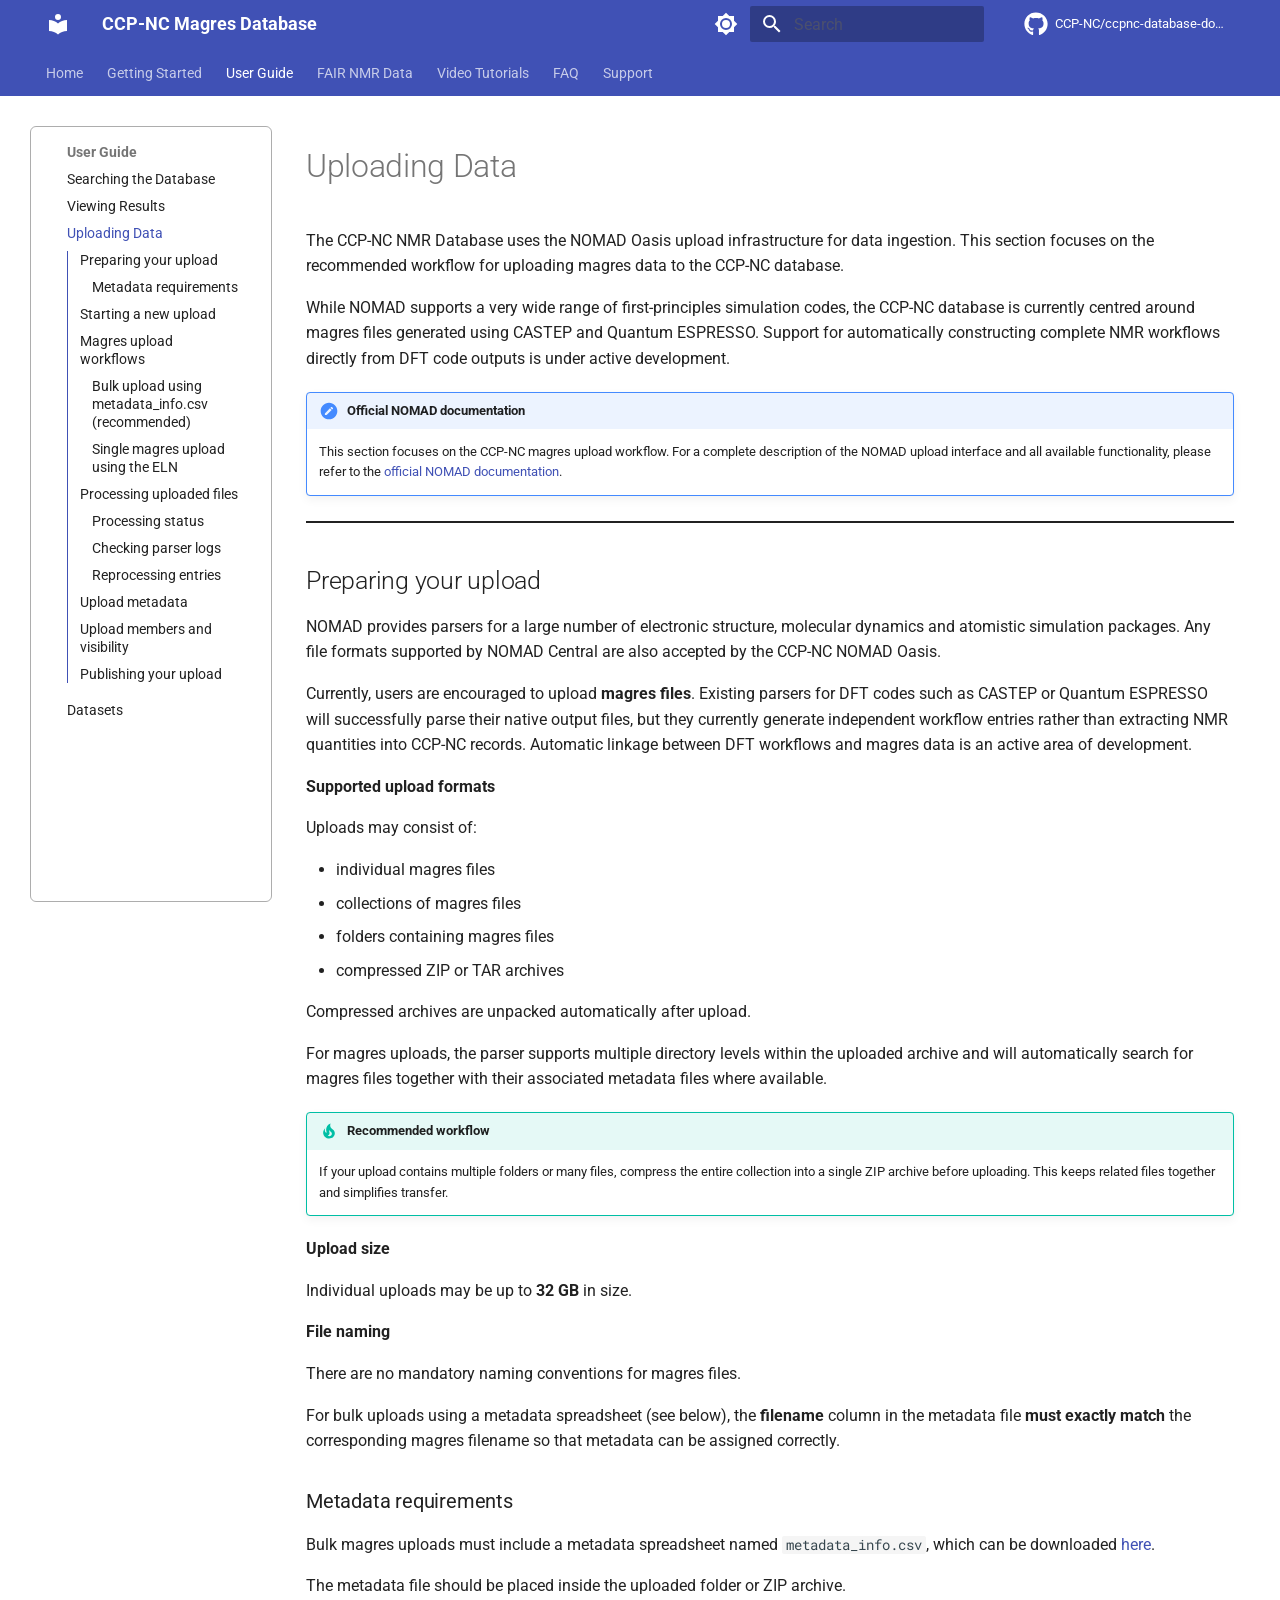
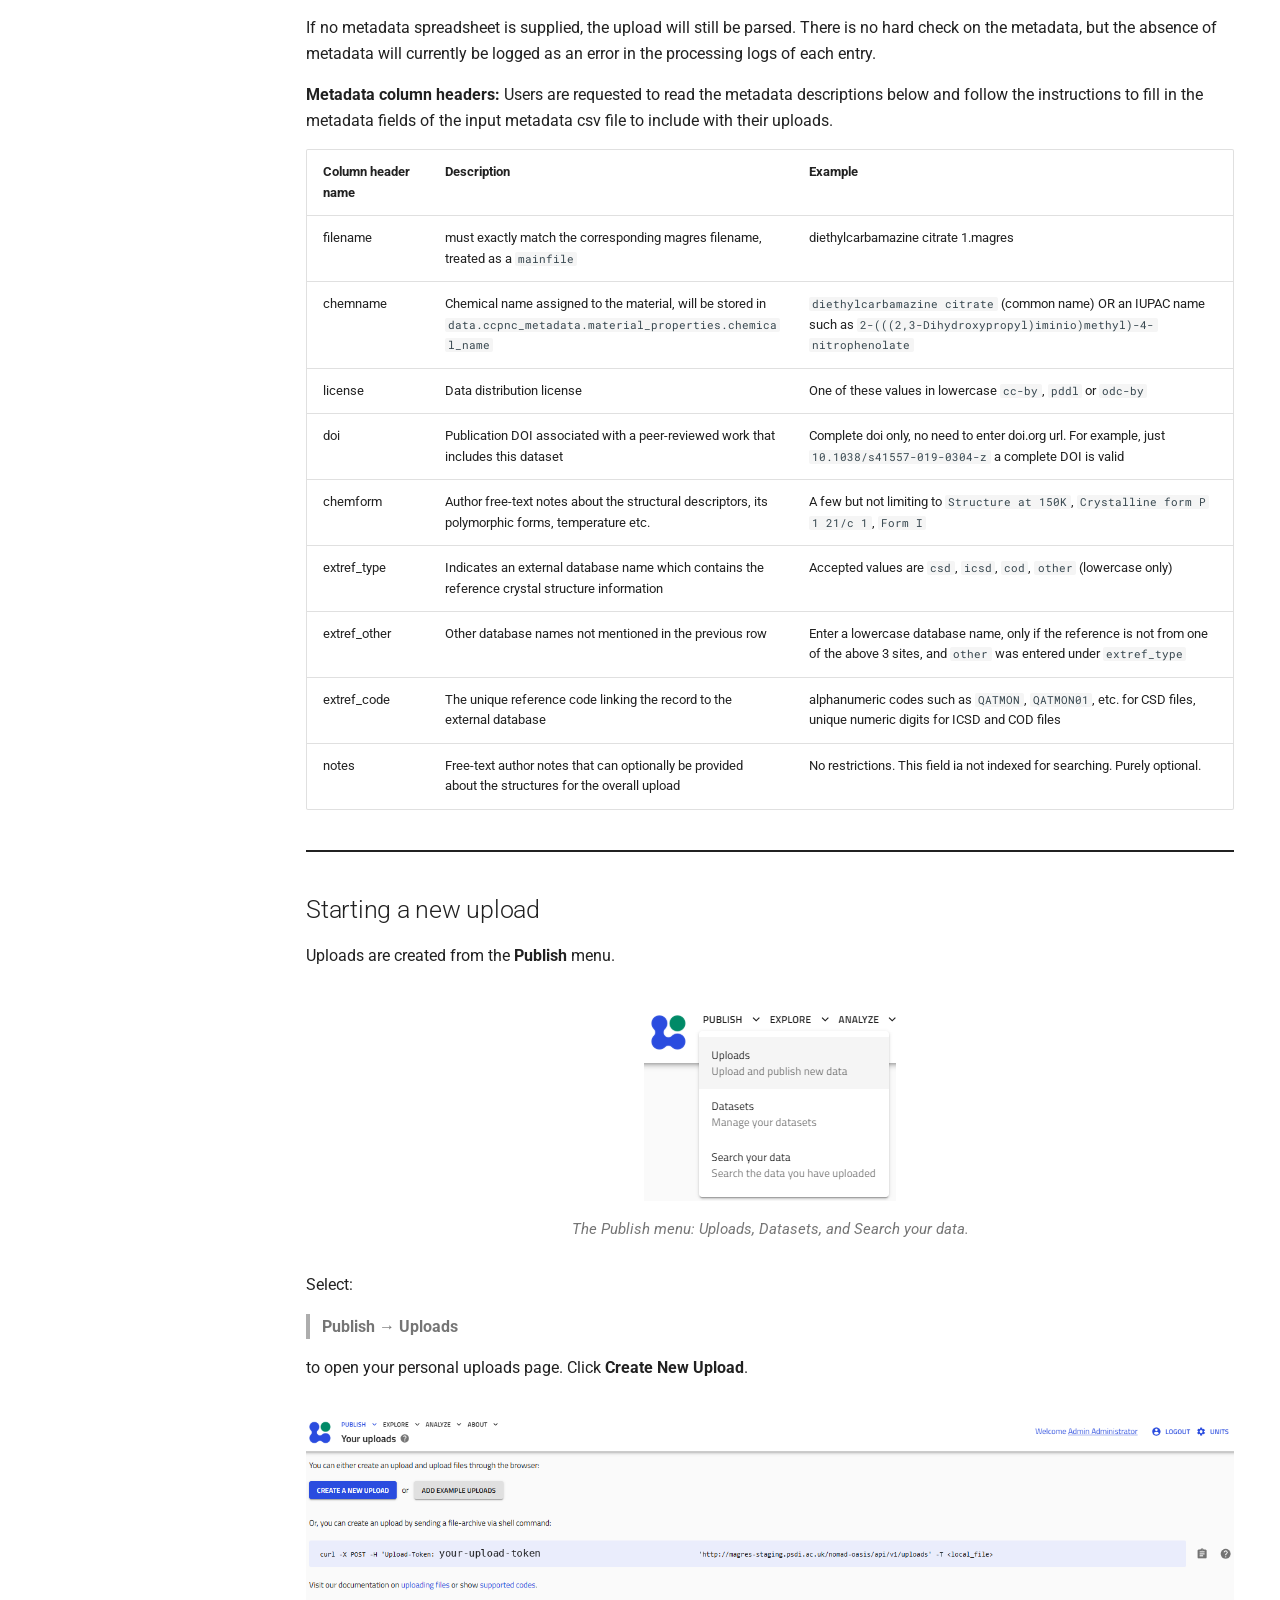
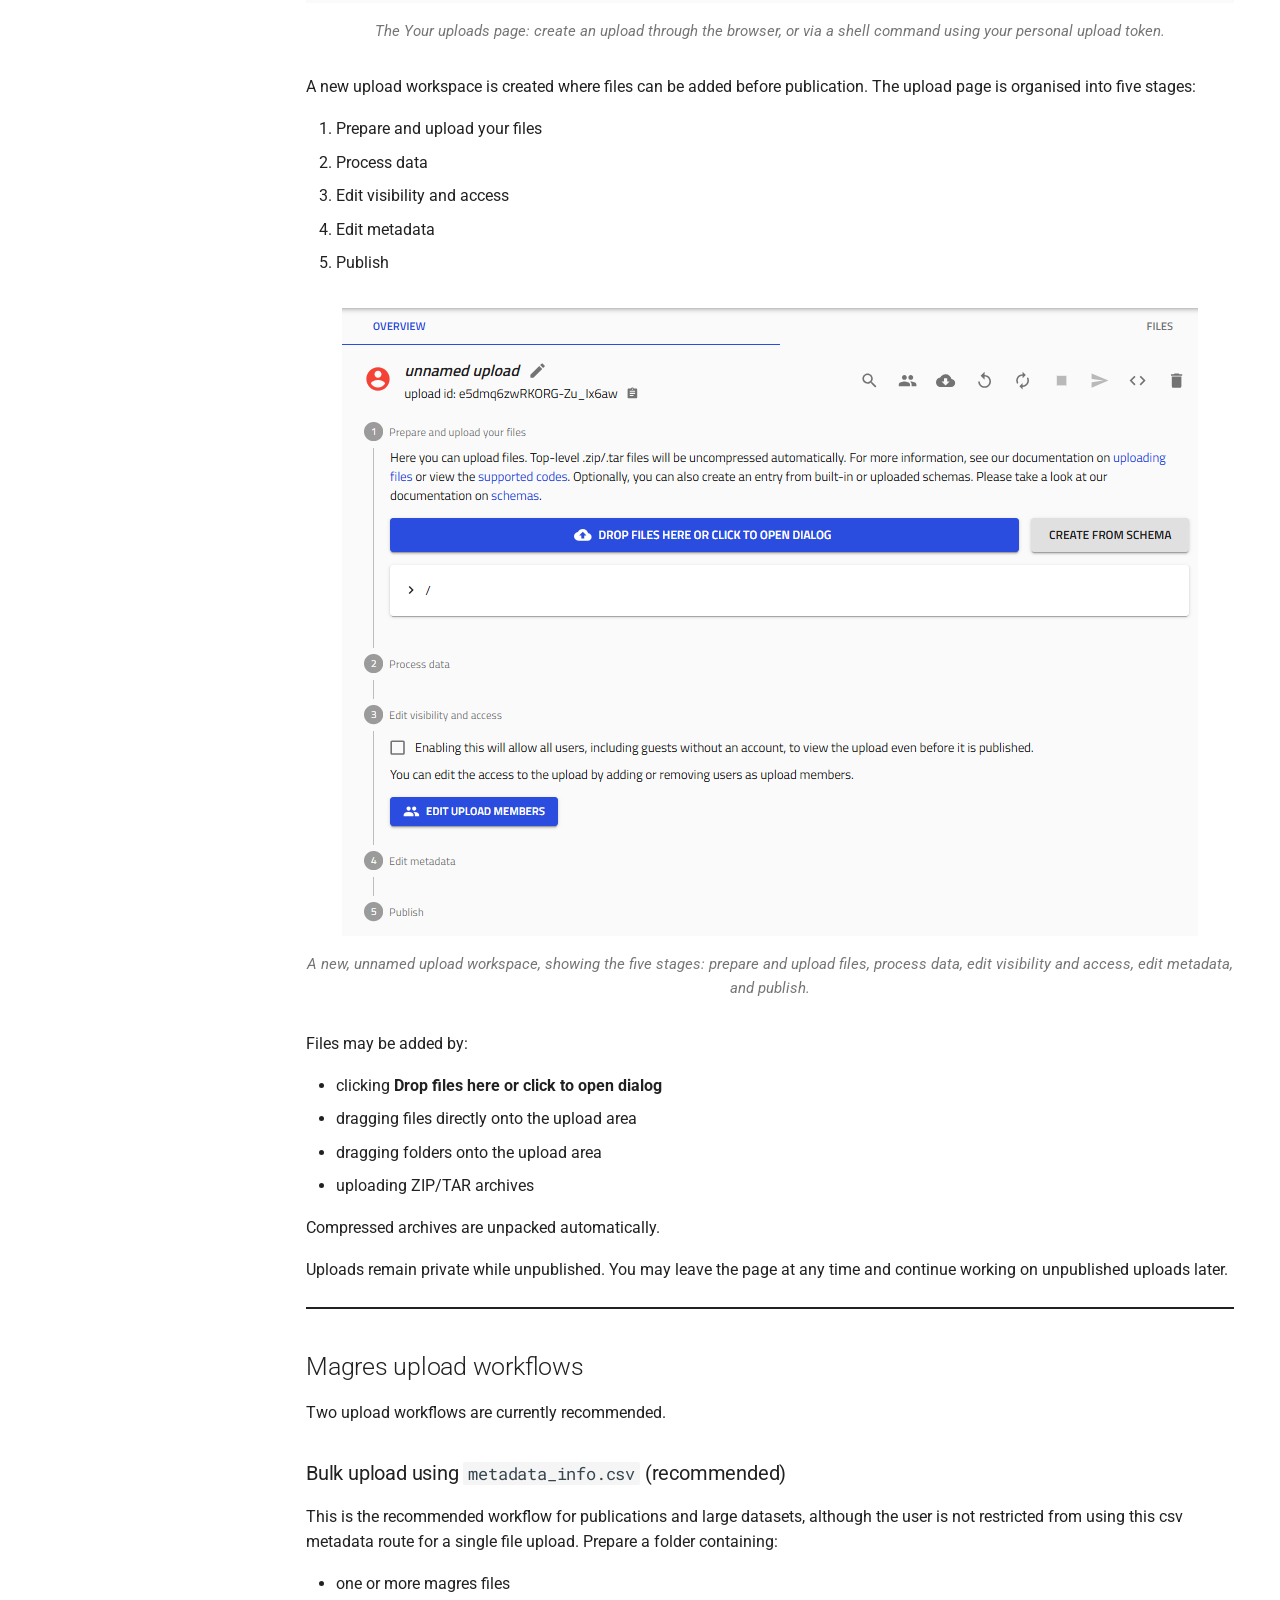
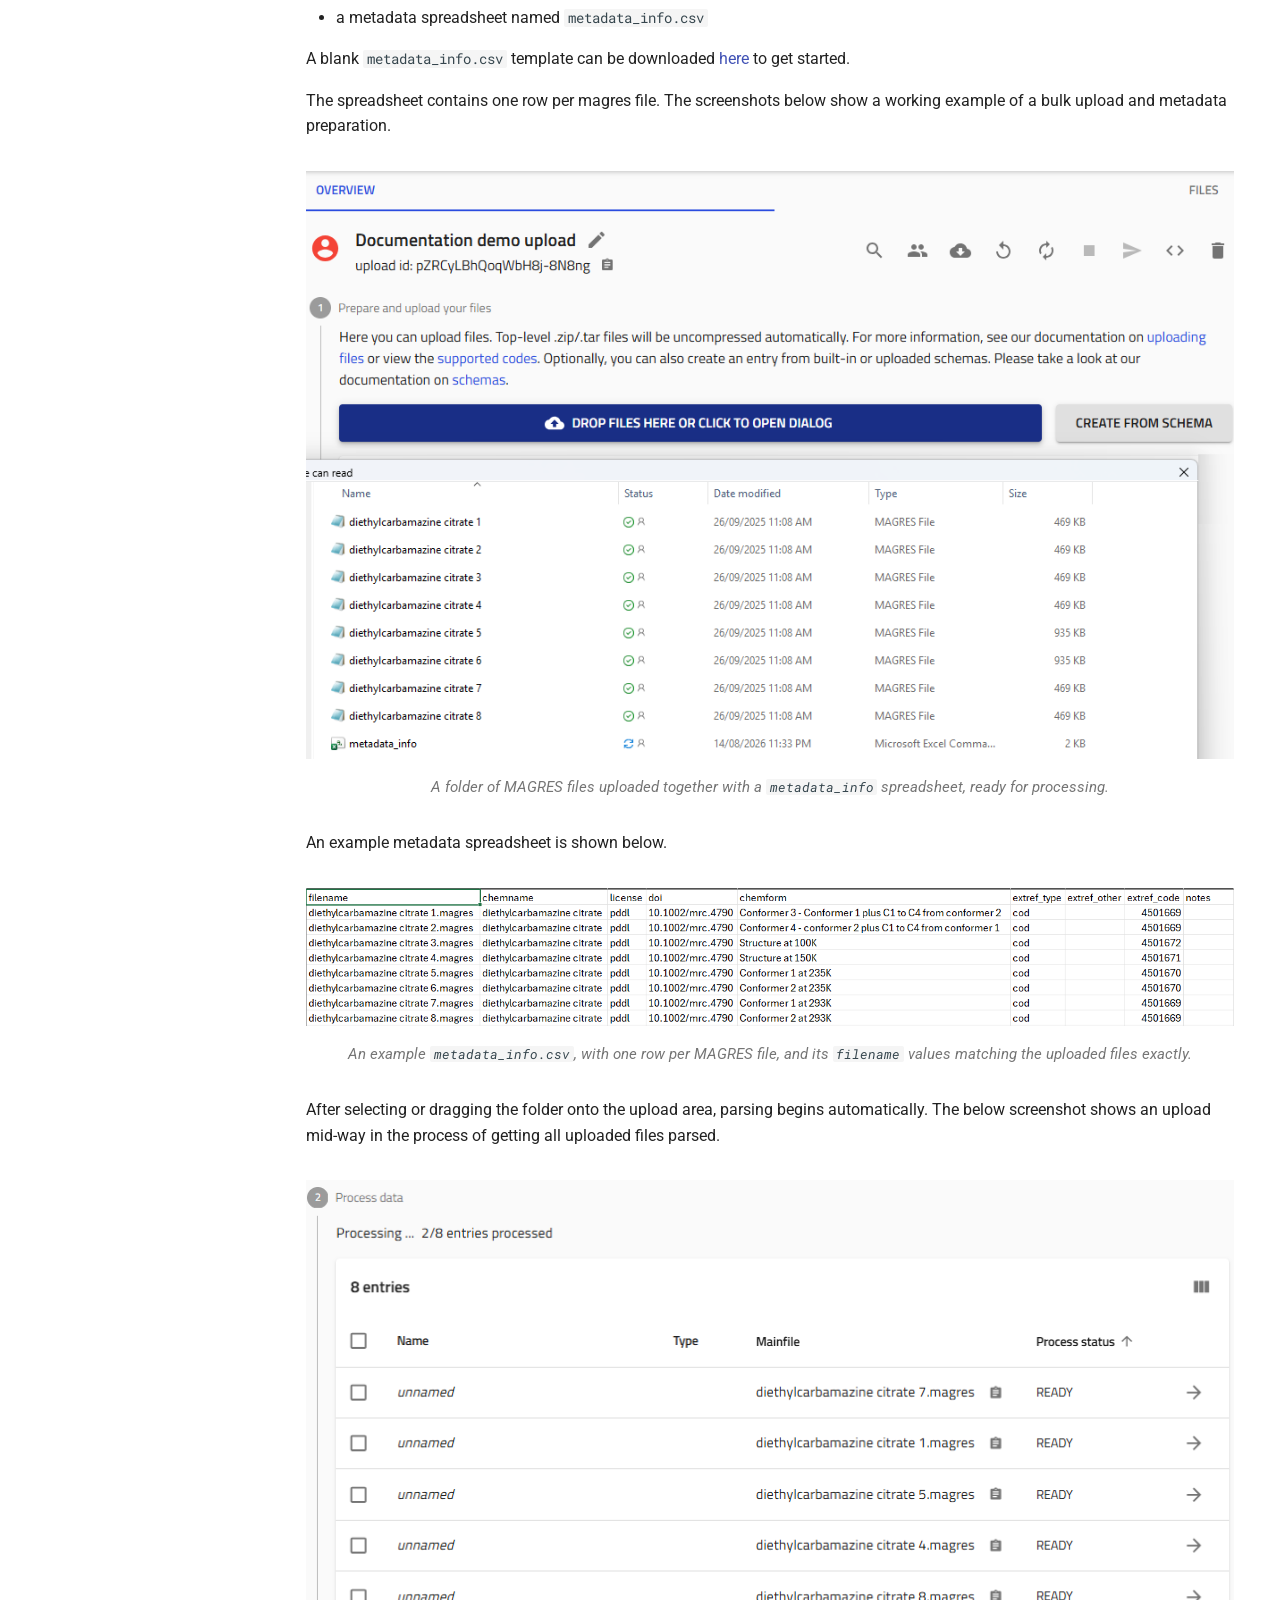
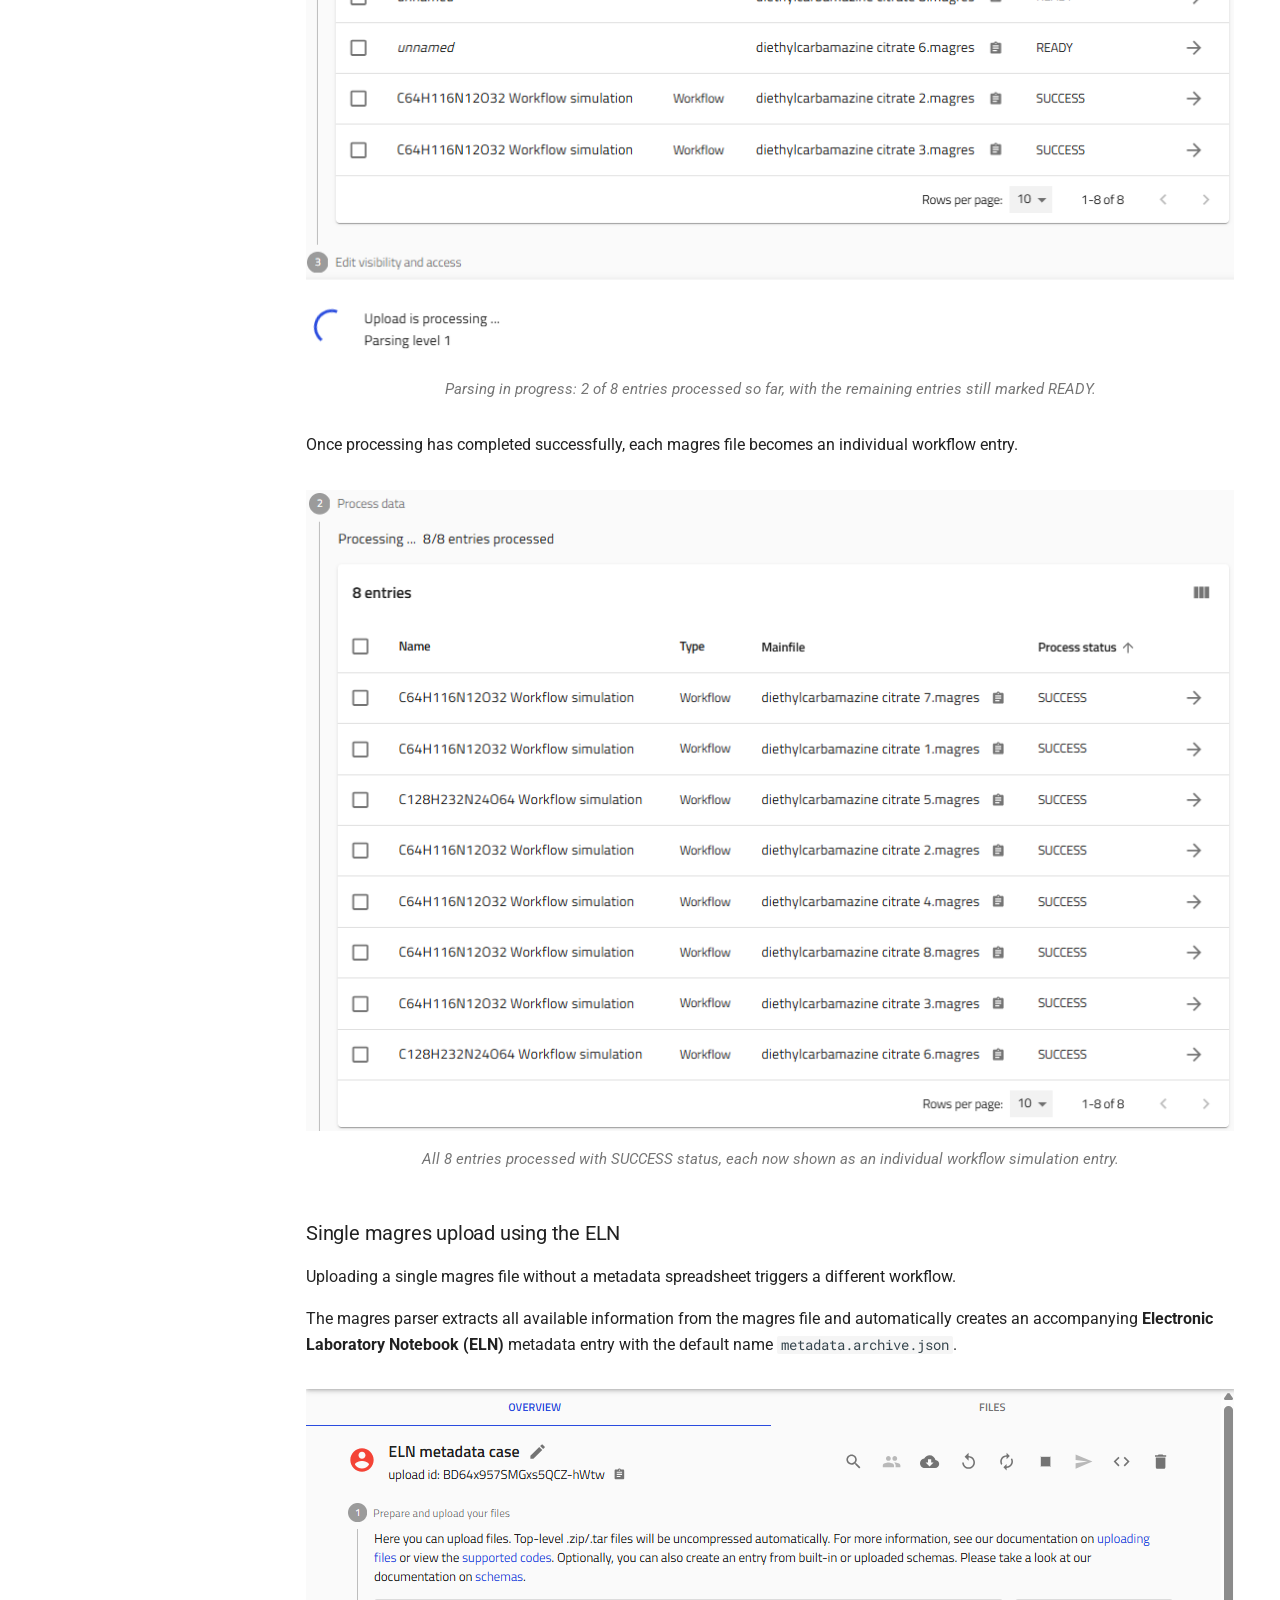
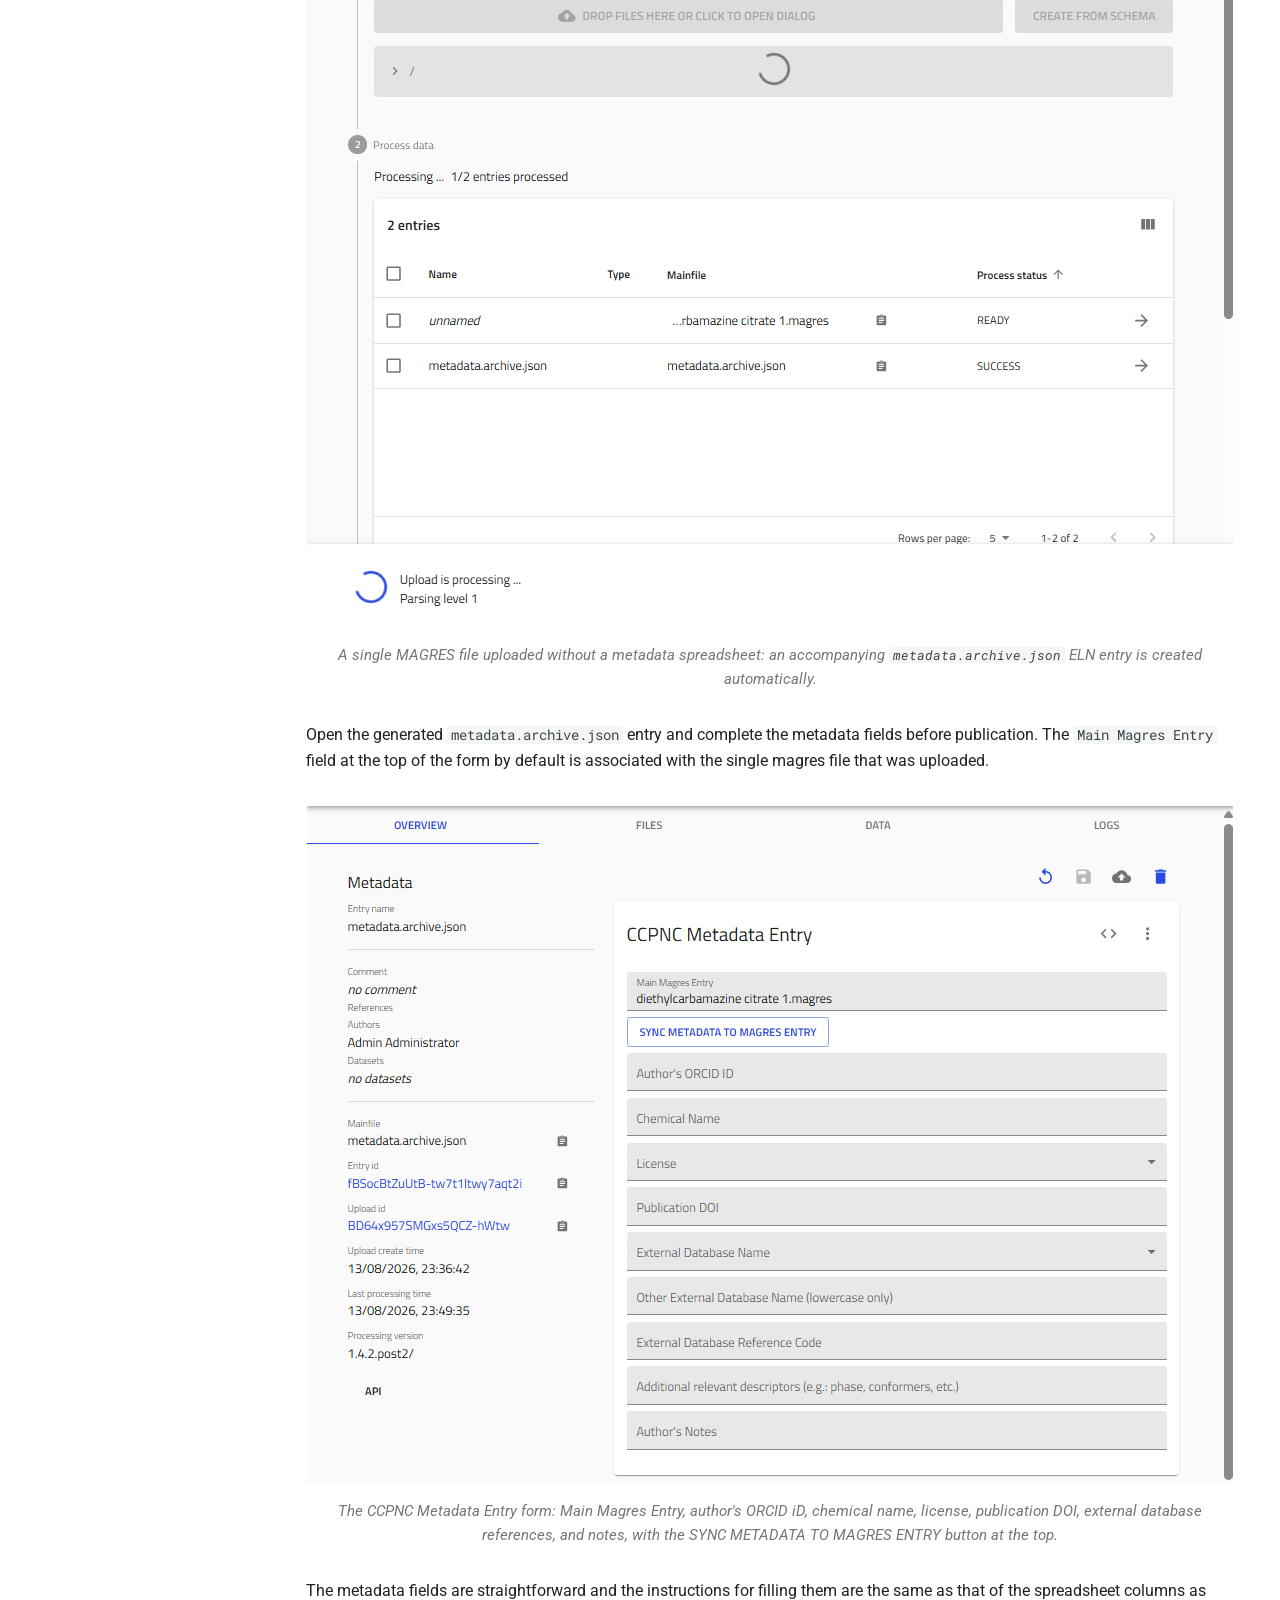
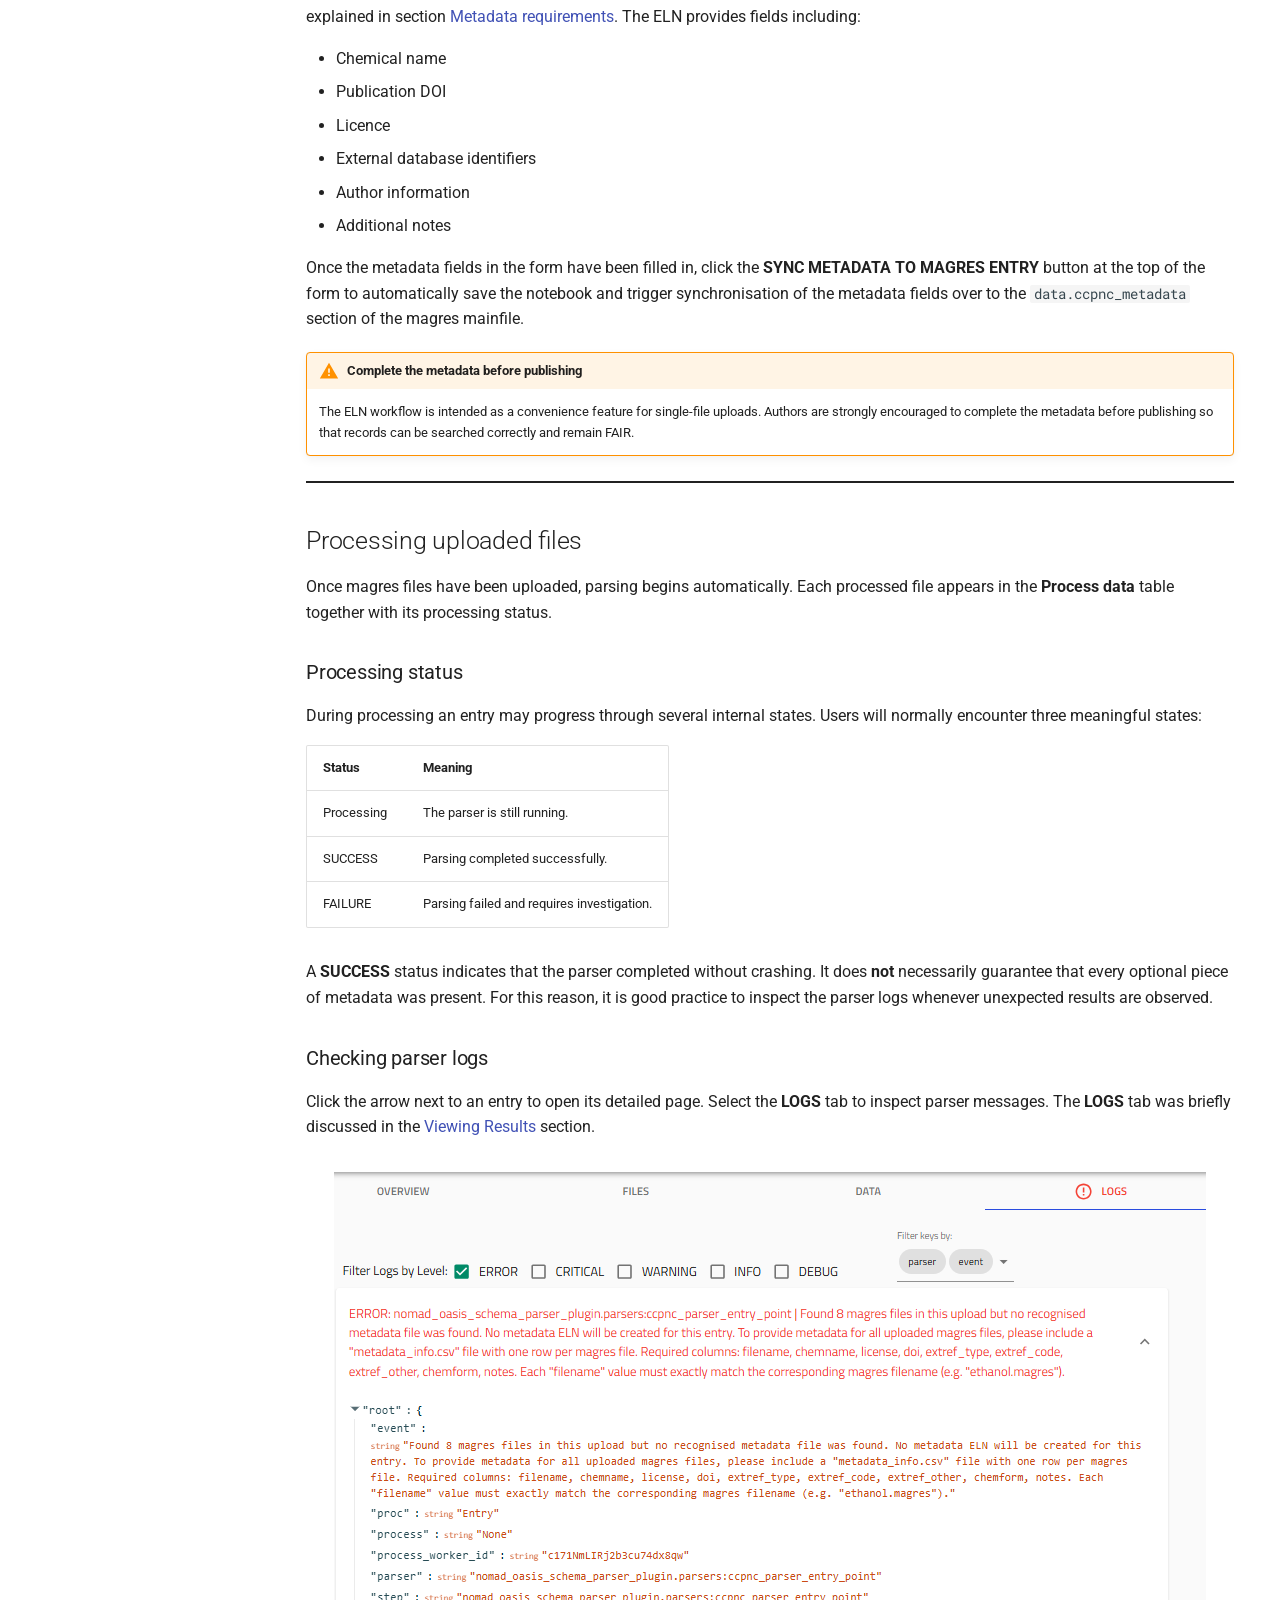
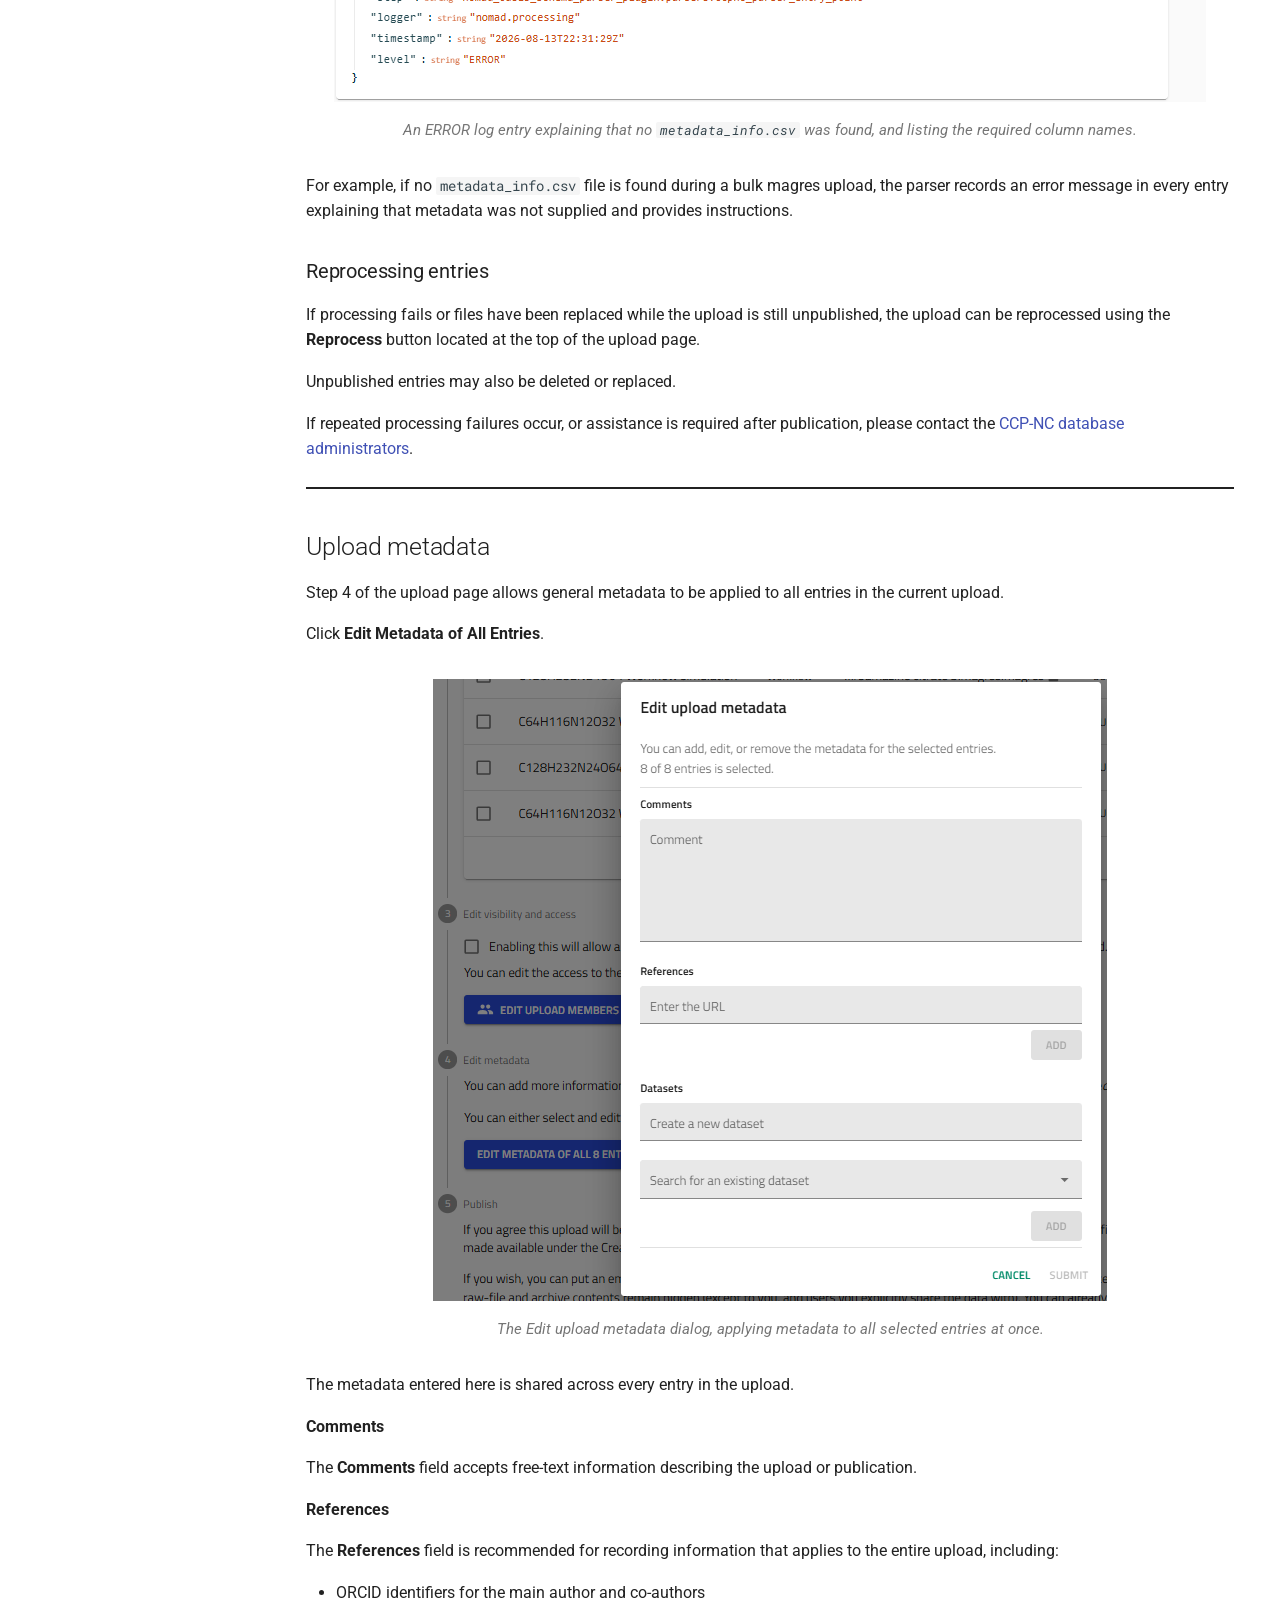
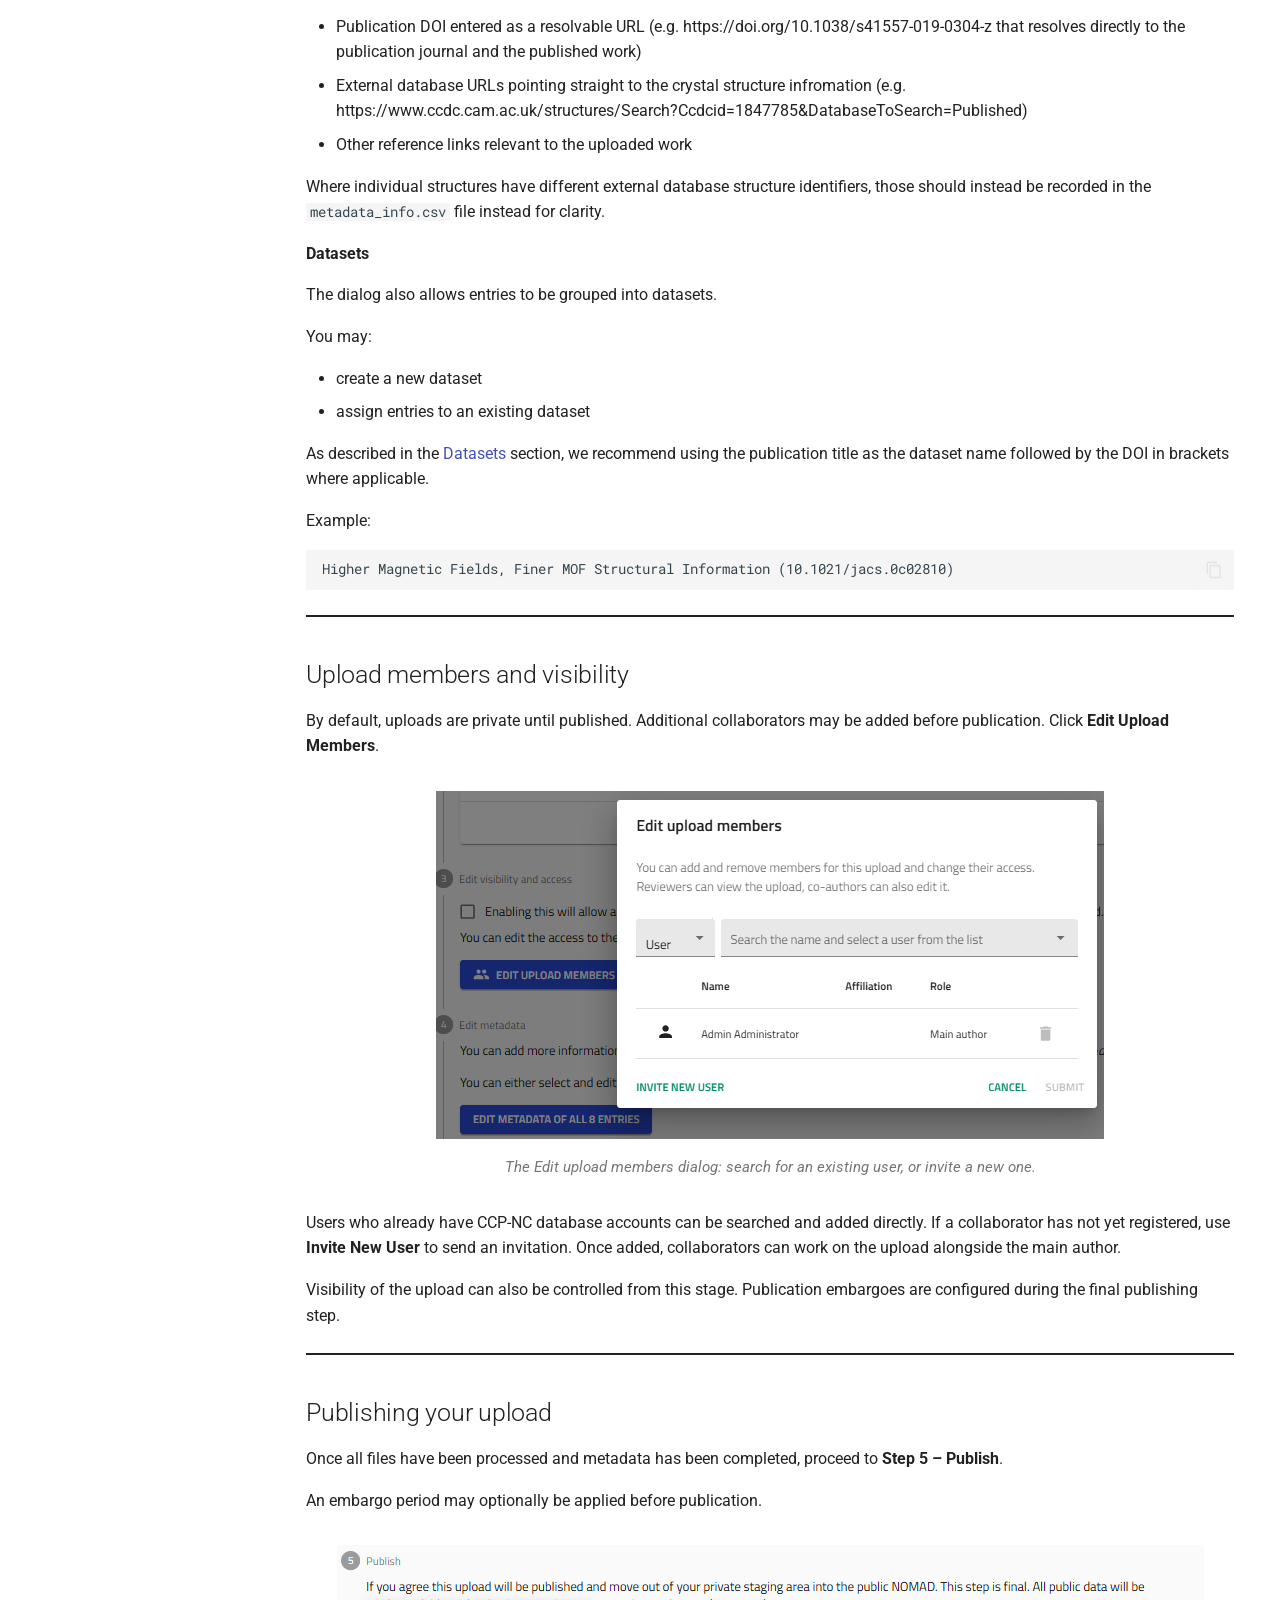
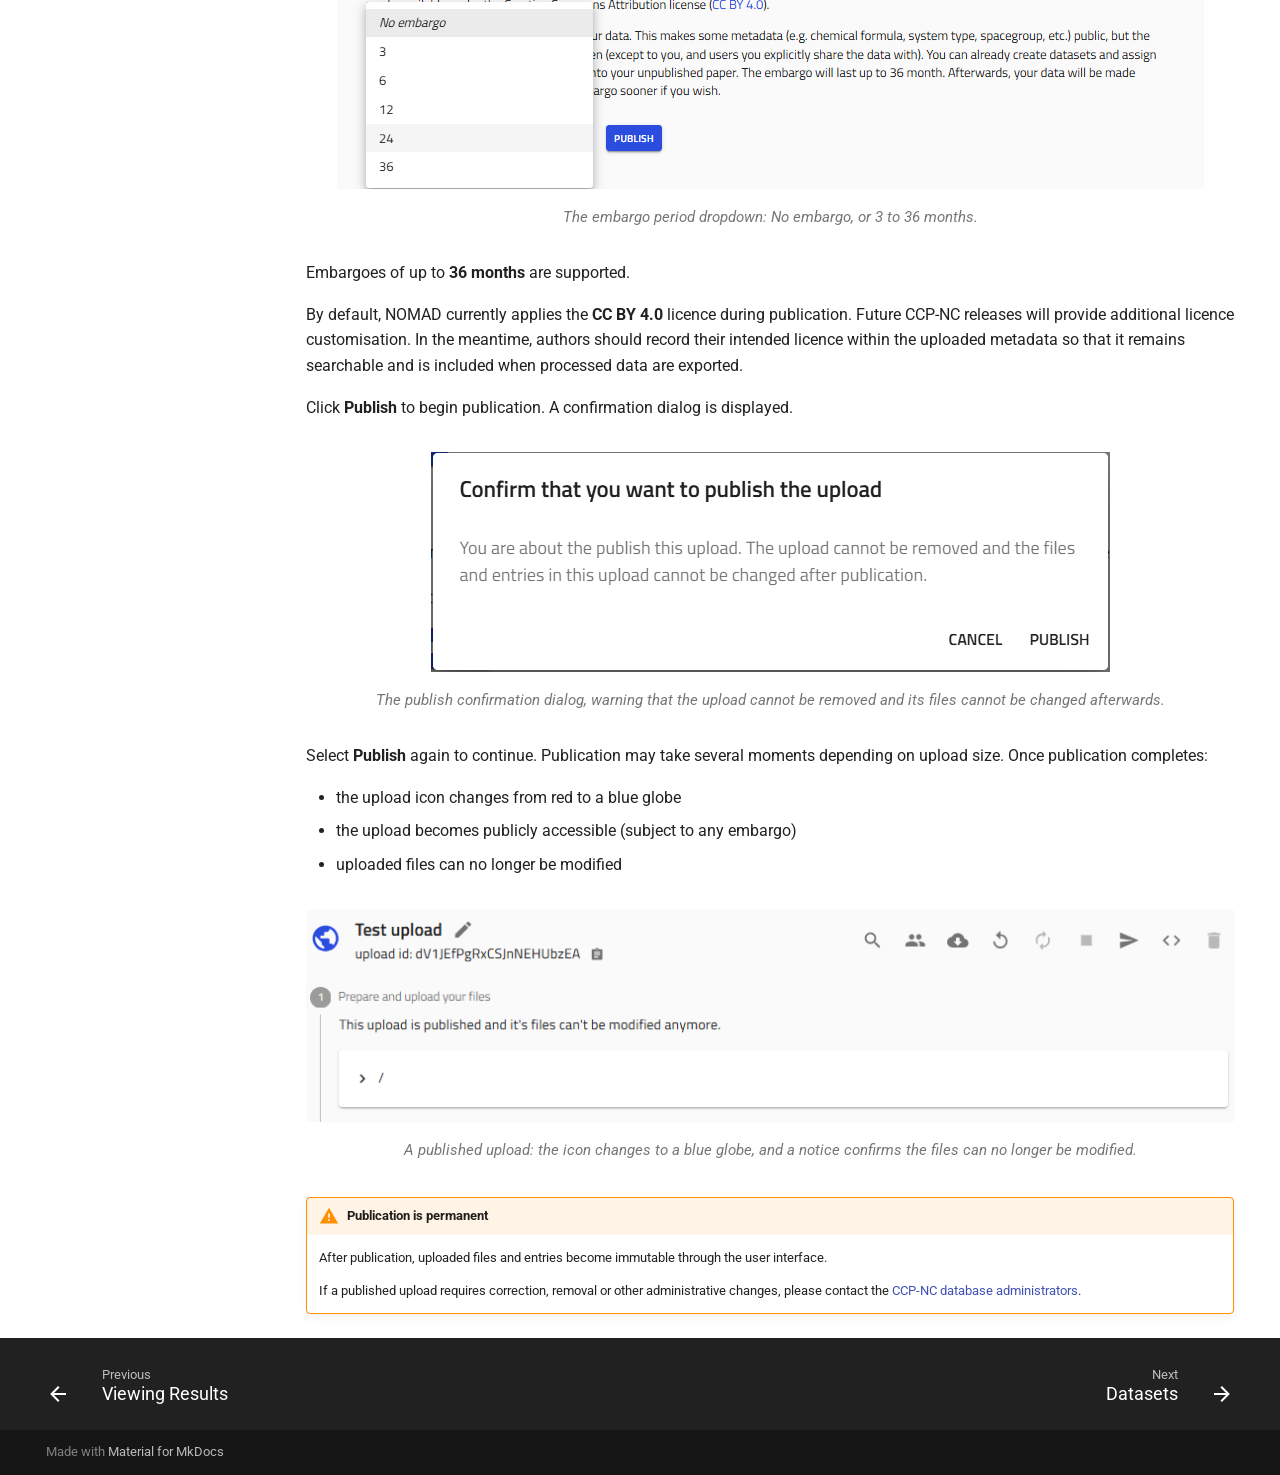
<file: user-guide/upload/index.html>
<!doctype html>
<html lang="en" class="no-js">
  <head>
    
      <meta charset="utf-8">
      <meta name="viewport" content="width=device-width,initial-scale=1">
      
        <meta name="description" content="User documentation for the CCP-NC Magres Database (NOMAD Oasis)">
      
      
      
        <link rel="canonical" href="https://ccp-nc.github.io/ccpnc-database-documentation/user-guide/upload/">
      
      
        <link rel="prev" href="../results/">
      
      
        <link rel="next" href="../datasets/">
      
      
        
      
      
      <link rel="icon" href="../../assets/images/favicon.png">
      <meta name="generator" content="mkdocs-1.6.1, mkdocs-material-9.7.7">
    
    
      
        <title>Uploading Data - CCP-NC Magres Database</title>
      
    
    
      <link rel="stylesheet" href="../../assets/stylesheets/main.ec1eaa64.min.css">
      
        
        <link rel="stylesheet" href="../../assets/stylesheets/palette.ab4e12ef.min.css">
      
      


    
    
      
    
    
      
        
        
        <link rel="preconnect" href="https://fonts.gstatic.com" crossorigin>
        <link rel="stylesheet" href="https://fonts.googleapis.com/css?family=Roboto:300,300i,400,400i,700,700i%7CRoboto+Mono:400,400i,700,700i&display=fallback">
        <style>:root{--md-text-font:"Roboto";--md-code-font:"Roboto Mono"}</style>
      
    
    
      <link rel="stylesheet" href="../../assets/stylesheets/extra.css">
    
    <script>__md_scope=new URL("../..",location),__md_hash=e=>[...e].reduce(((e,_)=>(e<<5)-e+_.charCodeAt(0)),0),__md_get=(e,_=localStorage,t=__md_scope)=>JSON.parse(_.getItem(t.pathname+"."+e)),__md_set=(e,_,t=localStorage,a=__md_scope)=>{try{t.setItem(a.pathname+"."+e,JSON.stringify(_))}catch(e){}}</script>
    
      

    
    
  </head>
  
  
    
    
      
    
    
    
    
    <body dir="ltr" data-md-color-scheme="default" data-md-color-primary="indigo" data-md-color-accent="indigo">
  
    
    <input class="md-toggle" data-md-toggle="drawer" type="checkbox" id="__drawer" autocomplete="off">
    <input class="md-toggle" data-md-toggle="search" type="checkbox" id="__search" autocomplete="off">
    <label class="md-overlay" for="__drawer"></label>
    <div data-md-component="skip">
      
        
        <a href="#uploading-data" class="md-skip">
          Skip to content
        </a>
      
    </div>
    <div data-md-component="announce">
      
    </div>
    
    
      

<header class="md-header" data-md-component="header">
  <nav class="md-header__inner md-grid" aria-label="Header">
    <a href="../.." title="CCP-NC Magres Database" class="md-header__button md-logo" aria-label="CCP-NC Magres Database" data-md-component="logo">
      
  
  <svg xmlns="http://www.w3.org/2000/svg" viewBox="0 0 24 24"><path d="M12 8a3 3 0 0 0 3-3 3 3 0 0 0-3-3 3 3 0 0 0-3 3 3 3 0 0 0 3 3m0 3.54C9.64 9.35 6.5 8 3 8v11c3.5 0 6.64 1.35 9 3.54 2.36-2.19 5.5-3.54 9-3.54V8c-3.5 0-6.64 1.35-9 3.54"/></svg>

    </a>
    <label class="md-header__button md-icon" for="__drawer">
      
      <svg xmlns="http://www.w3.org/2000/svg" viewBox="0 0 24 24"><path d="M3 6h18v2H3zm0 5h18v2H3zm0 5h18v2H3z"/></svg>
    </label>
    <div class="md-header__title" data-md-component="header-title">
      <div class="md-header__ellipsis">
        <div class="md-header__topic">
          <span class="md-ellipsis">
            CCP-NC Magres Database
          </span>
        </div>
        <div class="md-header__topic" data-md-component="header-topic">
          <span class="md-ellipsis">
            
              Uploading Data
            
          </span>
        </div>
      </div>
    </div>
    
      
        <form class="md-header__option" data-md-component="palette">
  
    
    
    
    <input class="md-option" data-md-color-media="(prefers-color-scheme: light)" data-md-color-scheme="default" data-md-color-primary="indigo" data-md-color-accent="indigo"  aria-label="Switch to dark mode"  type="radio" name="__palette" id="__palette_0">
    
      <label class="md-header__button md-icon" title="Switch to dark mode" for="__palette_1" hidden>
        <svg xmlns="http://www.w3.org/2000/svg" viewBox="0 0 24 24"><path d="M12 8a4 4 0 0 0-4 4 4 4 0 0 0 4 4 4 4 0 0 0 4-4 4 4 0 0 0-4-4m0 10a6 6 0 0 1-6-6 6 6 0 0 1 6-6 6 6 0 0 1 6 6 6 6 0 0 1-6 6m8-9.31V4h-4.69L12 .69 8.69 4H4v4.69L.69 12 4 15.31V20h4.69L12 23.31 15.31 20H20v-4.69L23.31 12z"/></svg>
      </label>
    
  
    
    
    
    <input class="md-option" data-md-color-media="(prefers-color-scheme: dark)" data-md-color-scheme="slate" data-md-color-primary="indigo" data-md-color-accent="indigo"  aria-label="Switch to light mode"  type="radio" name="__palette" id="__palette_1">
    
      <label class="md-header__button md-icon" title="Switch to light mode" for="__palette_0" hidden>
        <svg xmlns="http://www.w3.org/2000/svg" viewBox="0 0 24 24"><path d="M12 18c-.89 0-1.74-.2-2.5-.55C11.56 16.5 13 14.42 13 12s-1.44-4.5-3.5-5.45C10.26 6.2 11.11 6 12 6a6 6 0 0 1 6 6 6 6 0 0 1-6 6m8-9.31V4h-4.69L12 .69 8.69 4H4v4.69L.69 12 4 15.31V20h4.69L12 23.31 15.31 20H20v-4.69L23.31 12z"/></svg>
      </label>
    
  
</form>
      
    
    
      <script>var palette=__md_get("__palette");if(palette&&palette.color){if("(prefers-color-scheme)"===palette.color.media){var media=matchMedia("(prefers-color-scheme: light)"),input=document.querySelector(media.matches?"[data-md-color-media='(prefers-color-scheme: light)']":"[data-md-color-media='(prefers-color-scheme: dark)']");palette.color.media=input.getAttribute("data-md-color-media"),palette.color.scheme=input.getAttribute("data-md-color-scheme"),palette.color.primary=input.getAttribute("data-md-color-primary"),palette.color.accent=input.getAttribute("data-md-color-accent")}for(var[key,value]of Object.entries(palette.color))document.body.setAttribute("data-md-color-"+key,value)}</script>
    
    
    
      
      
        <label class="md-header__button md-icon" for="__search">
          
          <svg xmlns="http://www.w3.org/2000/svg" viewBox="0 0 24 24"><path d="M9.5 3A6.5 6.5 0 0 1 16 9.5c0 1.61-.59 3.09-1.56 4.23l.27.27h.79l5 5-1.5 1.5-5-5v-.79l-.27-.27A6.52 6.52 0 0 1 9.5 16 6.5 6.5 0 0 1 3 9.5 6.5 6.5 0 0 1 9.5 3m0 2C7 5 5 7 5 9.5S7 14 9.5 14 14 12 14 9.5 12 5 9.5 5"/></svg>
        </label>
        <div class="md-search" data-md-component="search" role="dialog">
  <label class="md-search__overlay" for="__search"></label>
  <div class="md-search__inner" role="search">
    <form class="md-search__form" name="search">
      <input type="text" class="md-search__input" name="query" aria-label="Search" placeholder="Search" autocapitalize="off" autocorrect="off" autocomplete="off" spellcheck="false" data-md-component="search-query" required>
      <label class="md-search__icon md-icon" for="__search">
        
        <svg xmlns="http://www.w3.org/2000/svg" viewBox="0 0 24 24"><path d="M9.5 3A6.5 6.5 0 0 1 16 9.5c0 1.61-.59 3.09-1.56 4.23l.27.27h.79l5 5-1.5 1.5-5-5v-.79l-.27-.27A6.52 6.52 0 0 1 9.5 16 6.5 6.5 0 0 1 3 9.5 6.5 6.5 0 0 1 9.5 3m0 2C7 5 5 7 5 9.5S7 14 9.5 14 14 12 14 9.5 12 5 9.5 5"/></svg>
        
        <svg xmlns="http://www.w3.org/2000/svg" viewBox="0 0 24 24"><path d="M20 11v2H8l5.5 5.5-1.42 1.42L4.16 12l7.92-7.92L13.5 5.5 8 11z"/></svg>
      </label>
      <nav class="md-search__options" aria-label="Search">
        
        <button type="reset" class="md-search__icon md-icon" title="Clear" aria-label="Clear" tabindex="-1">
          
          <svg xmlns="http://www.w3.org/2000/svg" viewBox="0 0 24 24"><path d="M19 6.41 17.59 5 12 10.59 6.41 5 5 6.41 10.59 12 5 17.59 6.41 19 12 13.41 17.59 19 19 17.59 13.41 12z"/></svg>
        </button>
      </nav>
      
        <div class="md-search__suggest" data-md-component="search-suggest"></div>
      
    </form>
    <div class="md-search__output">
      <div class="md-search__scrollwrap" tabindex="0" data-md-scrollfix>
        <div class="md-search-result" data-md-component="search-result">
          <div class="md-search-result__meta">
            Initializing search
          </div>
          <ol class="md-search-result__list" role="presentation"></ol>
        </div>
      </div>
    </div>
  </div>
</div>
      
    
    
      <div class="md-header__source">
        <a href="https://github.com/CCP-NC/ccpnc-database-documentation" title="Go to repository" class="md-source" data-md-component="source">
  <div class="md-source__icon md-icon">
    
    <svg xmlns="http://www.w3.org/2000/svg" viewBox="0 0 512 512"><!--! Font Awesome Free 7.1.0 by @fontawesome - https://fontawesome.com License - https://fontawesome.com/license/free (Icons: CC BY 4.0, Fonts: SIL OFL 1.1, Code: MIT License) Copyright 2025 Fonticons, Inc.--><path d="M173.9 397.4c0 2-2.3 3.6-5.2 3.6-3.3.3-5.6-1.3-5.6-3.6 0-2 2.3-3.6 5.2-3.6 3-.3 5.6 1.3 5.6 3.6m-31.1-4.5c-.7 2 1.3 4.3 4.3 4.9 2.6 1 5.6 0 6.2-2s-1.3-4.3-4.3-5.2c-2.6-.7-5.5.3-6.2 2.3m44.2-1.7c-2.9.7-4.9 2.6-4.6 4.9.3 2 2.9 3.3 5.9 2.6 2.9-.7 4.9-2.6 4.6-4.6-.3-1.9-3-3.2-5.9-2.9M252.8 8C114.1 8 8 113.3 8 252c0 110.9 69.8 205.8 169.5 239.2 12.8 2.3 17.3-5.6 17.3-12.1 0-6.2-.3-40.4-.3-61.4 0 0-70 15-84.7-29.8 0 0-11.4-29.1-27.8-36.6 0 0-22.9-15.7 1.6-15.4 0 0 24.9 2 38.6 25.8 21.9 38.6 58.6 27.5 72.9 20.9 2.3-16 8.8-27.1 16-33.7-55.9-6.2-112.3-14.3-112.3-110.5 0-27.5 7.6-41.3 23.6-58.9-2.6-6.5-11.1-33.3 2.6-67.9 20.9-6.5 69 27 69 27 20-5.6 41.5-8.5 62.8-8.5s42.8 2.9 62.8 8.5c0 0 48.1-33.6 69-27 13.7 34.7 5.2 61.4 2.6 67.9 16 17.7 25.8 31.5 25.8 58.9 0 96.5-58.9 104.2-114.8 110.5 9.2 7.9 17 22.9 17 46.4 0 33.7-.3 75.4-.3 83.6 0 6.5 4.6 14.4 17.3 12.1C436.2 457.8 504 362.9 504 252 504 113.3 391.5 8 252.8 8M105.2 352.9c-1.3 1-1 3.3.7 5.2 1.6 1.6 3.9 2.3 5.2 1 1.3-1 1-3.3-.7-5.2-1.6-1.6-3.9-2.3-5.2-1m-10.8-8.1c-.7 1.3.3 2.9 2.3 3.9 1.6 1 3.6.7 4.3-.7.7-1.3-.3-2.9-2.3-3.9-2-.6-3.6-.3-4.3.7m32.4 35.6c-1.6 1.3-1 4.3 1.3 6.2 2.3 2.3 5.2 2.6 6.5 1 1.3-1.3.7-4.3-1.3-6.2-2.2-2.3-5.2-2.6-6.5-1m-11.4-14.7c-1.6 1-1.6 3.6 0 5.9s4.3 3.3 5.6 2.3c1.6-1.3 1.6-3.9 0-6.2-1.4-2.3-4-3.3-5.6-2"/></svg>
  </div>
  <div class="md-source__repository">
    CCP-NC/ccpnc-database-documentation
  </div>
</a>
      </div>
    
  </nav>
  
</header>
    
    <div class="md-container" data-md-component="container">
      
      
        
          
            
<nav class="md-tabs" aria-label="Tabs" data-md-component="tabs">
  <div class="md-grid">
    <ul class="md-tabs__list">
      
        
  
  
  
  
    <li class="md-tabs__item">
      <a href="../.." class="md-tabs__link">
        
  
  
    
  
  Home

      </a>
    </li>
  

      
        
  
  
  
  
    <li class="md-tabs__item">
      <a href="../../getting-started/" class="md-tabs__link">
        
  
  
    
  
  Getting Started

      </a>
    </li>
  

      
        
  
  
  
    
  
  
    
    
      <li class="md-tabs__item md-tabs__item--active">
        <a href="../search/" class="md-tabs__link">
          
  
  
  User Guide

        </a>
      </li>
    
  

      
        
  
  
  
  
    <li class="md-tabs__item">
      <a href="../../fair-nmr-data/" class="md-tabs__link">
        
  
  
    
  
  FAIR NMR Data

      </a>
    </li>
  

      
        
  
  
  
  
    <li class="md-tabs__item">
      <a href="../../video-tutorials/" class="md-tabs__link">
        
  
  
    
  
  Video Tutorials

      </a>
    </li>
  

      
        
  
  
  
  
    <li class="md-tabs__item">
      <a href="../../reference/faq/" class="md-tabs__link">
        
  
  
    
  
  FAQ

      </a>
    </li>
  

      
        
  
  
  
  
    <li class="md-tabs__item">
      <a href="../../reference/support/" class="md-tabs__link">
        
  
  
    
  
  Support

      </a>
    </li>
  

      
    </ul>
  </div>
</nav>
          
        
      
      <main class="md-main" data-md-component="main">
        <div class="md-main__inner md-grid">
          
            
              
              <div class="md-sidebar md-sidebar--primary" data-md-component="sidebar" data-md-type="navigation" >
                <div class="md-sidebar__scrollwrap">
                  <div class="md-sidebar__inner">
                    


  


  

<nav class="md-nav md-nav--primary md-nav--lifted md-nav--integrated" aria-label="Navigation" data-md-level="0">
  <label class="md-nav__title" for="__drawer">
    <a href="../.." title="CCP-NC Magres Database" class="md-nav__button md-logo" aria-label="CCP-NC Magres Database" data-md-component="logo">
      
  
  <svg xmlns="http://www.w3.org/2000/svg" viewBox="0 0 24 24"><path d="M12 8a3 3 0 0 0 3-3 3 3 0 0 0-3-3 3 3 0 0 0-3 3 3 3 0 0 0 3 3m0 3.54C9.64 9.35 6.5 8 3 8v11c3.5 0 6.64 1.35 9 3.54 2.36-2.19 5.5-3.54 9-3.54V8c-3.5 0-6.64 1.35-9 3.54"/></svg>

    </a>
    CCP-NC Magres Database
  </label>
  
    <div class="md-nav__source">
      <a href="https://github.com/CCP-NC/ccpnc-database-documentation" title="Go to repository" class="md-source" data-md-component="source">
  <div class="md-source__icon md-icon">
    
    <svg xmlns="http://www.w3.org/2000/svg" viewBox="0 0 512 512"><!--! Font Awesome Free 7.1.0 by @fontawesome - https://fontawesome.com License - https://fontawesome.com/license/free (Icons: CC BY 4.0, Fonts: SIL OFL 1.1, Code: MIT License) Copyright 2025 Fonticons, Inc.--><path d="M173.9 397.4c0 2-2.3 3.6-5.2 3.6-3.3.3-5.6-1.3-5.6-3.6 0-2 2.3-3.6 5.2-3.6 3-.3 5.6 1.3 5.6 3.6m-31.1-4.5c-.7 2 1.3 4.3 4.3 4.9 2.6 1 5.6 0 6.2-2s-1.3-4.3-4.3-5.2c-2.6-.7-5.5.3-6.2 2.3m44.2-1.7c-2.9.7-4.9 2.6-4.6 4.9.3 2 2.9 3.3 5.9 2.6 2.9-.7 4.9-2.6 4.6-4.6-.3-1.9-3-3.2-5.9-2.9M252.8 8C114.1 8 8 113.3 8 252c0 110.9 69.8 205.8 169.5 239.2 12.8 2.3 17.3-5.6 17.3-12.1 0-6.2-.3-40.4-.3-61.4 0 0-70 15-84.7-29.8 0 0-11.4-29.1-27.8-36.6 0 0-22.9-15.7 1.6-15.4 0 0 24.9 2 38.6 25.8 21.9 38.6 58.6 27.5 72.9 20.9 2.3-16 8.8-27.1 16-33.7-55.9-6.2-112.3-14.3-112.3-110.5 0-27.5 7.6-41.3 23.6-58.9-2.6-6.5-11.1-33.3 2.6-67.9 20.9-6.5 69 27 69 27 20-5.6 41.5-8.5 62.8-8.5s42.8 2.9 62.8 8.5c0 0 48.1-33.6 69-27 13.7 34.7 5.2 61.4 2.6 67.9 16 17.7 25.8 31.5 25.8 58.9 0 96.5-58.9 104.2-114.8 110.5 9.2 7.9 17 22.9 17 46.4 0 33.7-.3 75.4-.3 83.6 0 6.5 4.6 14.4 17.3 12.1C436.2 457.8 504 362.9 504 252 504 113.3 391.5 8 252.8 8M105.2 352.9c-1.3 1-1 3.3.7 5.2 1.6 1.6 3.9 2.3 5.2 1 1.3-1 1-3.3-.7-5.2-1.6-1.6-3.9-2.3-5.2-1m-10.8-8.1c-.7 1.3.3 2.9 2.3 3.9 1.6 1 3.6.7 4.3-.7.7-1.3-.3-2.9-2.3-3.9-2-.6-3.6-.3-4.3.7m32.4 35.6c-1.6 1.3-1 4.3 1.3 6.2 2.3 2.3 5.2 2.6 6.5 1 1.3-1.3.7-4.3-1.3-6.2-2.2-2.3-5.2-2.6-6.5-1m-11.4-14.7c-1.6 1-1.6 3.6 0 5.9s4.3 3.3 5.6 2.3c1.6-1.3 1.6-3.9 0-6.2-1.4-2.3-4-3.3-5.6-2"/></svg>
  </div>
  <div class="md-source__repository">
    CCP-NC/ccpnc-database-documentation
  </div>
</a>
    </div>
  
  <ul class="md-nav__list" data-md-scrollfix>
    
      
      
  
  
  
  
    <li class="md-nav__item">
      <a href="../.." class="md-nav__link">
        
  
  
  <span class="md-ellipsis">
    
  
    Home
  

    
  </span>
  
  

      </a>
    </li>
  

    
      
      
  
  
  
  
    <li class="md-nav__item">
      <a href="../../getting-started/" class="md-nav__link">
        
  
  
  <span class="md-ellipsis">
    
  
    Getting Started
  

    
  </span>
  
  

      </a>
    </li>
  

    
      
      
  
  
    
  
  
  
    
    
    
    
      
        
        
      
      
    
    
    <li class="md-nav__item md-nav__item--active md-nav__item--section md-nav__item--nested">
      
        
        
        <input class="md-nav__toggle md-toggle " type="checkbox" id="__nav_3" checked>
        
          
          <label class="md-nav__link" for="__nav_3" id="__nav_3_label" tabindex="">
            
  
  
  <span class="md-ellipsis">
    
  
    User Guide
  

    
  </span>
  
  

            <span class="md-nav__icon md-icon"></span>
          </label>
        
        <nav class="md-nav" data-md-level="1" aria-labelledby="__nav_3_label" aria-expanded="true">
          <label class="md-nav__title" for="__nav_3">
            <span class="md-nav__icon md-icon"></span>
            
  
    User Guide
  

          </label>
          <ul class="md-nav__list" data-md-scrollfix>
            
              
                
  
  
  
  
    <li class="md-nav__item">
      <a href="../search/" class="md-nav__link">
        
  
  
  <span class="md-ellipsis">
    
  
    Searching the Database
  

    
  </span>
  
  

      </a>
    </li>
  

              
            
              
                
  
  
  
  
    <li class="md-nav__item">
      <a href="../results/" class="md-nav__link">
        
  
  
  <span class="md-ellipsis">
    
  
    Viewing Results
  

    
  </span>
  
  

      </a>
    </li>
  

              
            
              
                
  
  
    
  
  
  
    <li class="md-nav__item md-nav__item--active">
      
      <input class="md-nav__toggle md-toggle" type="checkbox" id="__toc">
      
      
        
      
      
        <label class="md-nav__link md-nav__link--active" for="__toc">
          
  
  
  <span class="md-ellipsis">
    
  
    Uploading Data
  

    
  </span>
  
  

          <span class="md-nav__icon md-icon"></span>
        </label>
      
      <a href="./" class="md-nav__link md-nav__link--active">
        
  
  
  <span class="md-ellipsis">
    
  
    Uploading Data
  

    
  </span>
  
  

      </a>
      
        

<nav class="md-nav md-nav--secondary" aria-label="Table of contents">
  
  
  
    
  
  
    <label class="md-nav__title" for="__toc">
      <span class="md-nav__icon md-icon"></span>
      Table of contents
    </label>
    <ul class="md-nav__list" data-md-component="toc" data-md-scrollfix>
      
        <li class="md-nav__item">
  <a href="#preparing-your-upload" class="md-nav__link">
    <span class="md-ellipsis">
      
        Preparing your upload
      
    </span>
  </a>
  
    <nav class="md-nav" aria-label="Preparing your upload">
      <ul class="md-nav__list">
        
          <li class="md-nav__item">
  <a href="#metadata-requirements" class="md-nav__link">
    <span class="md-ellipsis">
      
        Metadata requirements
      
    </span>
  </a>
  
</li>
        
      </ul>
    </nav>
  
</li>
      
        <li class="md-nav__item">
  <a href="#starting-a-new-upload" class="md-nav__link">
    <span class="md-ellipsis">
      
        Starting a new upload
      
    </span>
  </a>
  
</li>
      
        <li class="md-nav__item">
  <a href="#magres-upload-workflows" class="md-nav__link">
    <span class="md-ellipsis">
      
        Magres upload workflows
      
    </span>
  </a>
  
    <nav class="md-nav" aria-label="Magres upload workflows">
      <ul class="md-nav__list">
        
          <li class="md-nav__item">
  <a href="#bulk-upload-using-metadata_infocsv-recommended" class="md-nav__link">
    <span class="md-ellipsis">
      
        Bulk upload using metadata_info.csv (recommended)
      
    </span>
  </a>
  
</li>
        
          <li class="md-nav__item">
  <a href="#single-magres-upload-using-the-eln" class="md-nav__link">
    <span class="md-ellipsis">
      
        Single magres upload using the ELN
      
    </span>
  </a>
  
</li>
        
      </ul>
    </nav>
  
</li>
      
        <li class="md-nav__item">
  <a href="#processing-uploaded-files" class="md-nav__link">
    <span class="md-ellipsis">
      
        Processing uploaded files
      
    </span>
  </a>
  
    <nav class="md-nav" aria-label="Processing uploaded files">
      <ul class="md-nav__list">
        
          <li class="md-nav__item">
  <a href="#processing-status" class="md-nav__link">
    <span class="md-ellipsis">
      
        Processing status
      
    </span>
  </a>
  
</li>
        
          <li class="md-nav__item">
  <a href="#checking-parser-logs" class="md-nav__link">
    <span class="md-ellipsis">
      
        Checking parser logs
      
    </span>
  </a>
  
</li>
        
          <li class="md-nav__item">
  <a href="#reprocessing-entries" class="md-nav__link">
    <span class="md-ellipsis">
      
        Reprocessing entries
      
    </span>
  </a>
  
</li>
        
      </ul>
    </nav>
  
</li>
      
        <li class="md-nav__item">
  <a href="#upload-metadata" class="md-nav__link">
    <span class="md-ellipsis">
      
        Upload metadata
      
    </span>
  </a>
  
</li>
      
        <li class="md-nav__item">
  <a href="#upload-members-and-visibility" class="md-nav__link">
    <span class="md-ellipsis">
      
        Upload members and visibility
      
    </span>
  </a>
  
</li>
      
        <li class="md-nav__item">
  <a href="#publishing-your-upload" class="md-nav__link">
    <span class="md-ellipsis">
      
        Publishing your upload
      
    </span>
  </a>
  
</li>
      
    </ul>
  
</nav>
      
    </li>
  

              
            
              
                
  
  
  
  
    <li class="md-nav__item">
      <a href="../datasets/" class="md-nav__link">
        
  
  
  <span class="md-ellipsis">
    
  
    Datasets
  

    
  </span>
  
  

      </a>
    </li>
  

              
            
          </ul>
        </nav>
      
    </li>
  

    
      
      
  
  
  
  
    <li class="md-nav__item">
      <a href="../../fair-nmr-data/" class="md-nav__link">
        
  
  
  <span class="md-ellipsis">
    
  
    FAIR NMR Data
  

    
  </span>
  
  

      </a>
    </li>
  

    
      
      
  
  
  
  
    <li class="md-nav__item">
      <a href="../../video-tutorials/" class="md-nav__link">
        
  
  
  <span class="md-ellipsis">
    
  
    Video Tutorials
  

    
  </span>
  
  

      </a>
    </li>
  

    
      
      
  
  
  
  
    <li class="md-nav__item">
      <a href="../../reference/faq/" class="md-nav__link">
        
  
  
  <span class="md-ellipsis">
    
  
    FAQ
  

    
  </span>
  
  

      </a>
    </li>
  

    
      
      
  
  
  
  
    <li class="md-nav__item">
      <a href="../../reference/support/" class="md-nav__link">
        
  
  
  <span class="md-ellipsis">
    
  
    Support
  

    
  </span>
  
  

      </a>
    </li>
  

    
  </ul>
</nav>
                  </div>
                </div>
              </div>
            
            
          
          
            <div class="md-content" data-md-component="content">
              
              <article class="md-content__inner md-typeset">
                
                  


  
  


<h1 id="uploading-data">Uploading Data<a class="headerlink" href="#uploading-data" title="Permanent link">&para;</a></h1>
<p>The CCP-NC NMR Database uses the NOMAD Oasis upload infrastructure for data ingestion. This section focuses on the recommended workflow for uploading magres data to the CCP-NC database.</p>
<p>While NOMAD supports a very wide range of first-principles simulation codes, the CCP-NC database is currently centred around magres files generated using CASTEP and Quantum ESPRESSO. Support for automatically constructing complete NMR workflows directly from DFT code outputs is under active development.</p>
<div class="admonition note">
<p class="admonition-title">Official NOMAD documentation</p>
<p>This section focuses on the CCP-NC magres upload workflow. For a complete description of the NOMAD upload interface and all available functionality, please refer to the <a href="https://docs.nomad-lab.eu/1.4.3/tutorial/upload_publish.html">official NOMAD documentation</a>.</p>
</div>
<hr />
<h2 id="preparing-your-upload">Preparing your upload<a class="headerlink" href="#preparing-your-upload" title="Permanent link">&para;</a></h2>
<p>NOMAD provides parsers for a large number of electronic structure, molecular dynamics and atomistic simulation packages. Any file formats supported by NOMAD Central are also accepted by the CCP-NC NOMAD Oasis.</p>
<p>Currently, users are encouraged to upload <strong>magres files</strong>. Existing parsers for DFT codes such as CASTEP or Quantum ESPRESSO will successfully parse their native output files, but they currently generate independent workflow entries rather than extracting NMR quantities into CCP-NC records. Automatic linkage between DFT workflows and magres data is an active area of development.</p>
<p><strong>Supported upload formats</strong></p>
<p>Uploads may consist of:</p>
<ul>
<li>individual magres files</li>
<li>collections of magres files</li>
<li>folders containing magres files</li>
<li>compressed ZIP or TAR archives</li>
</ul>
<p>Compressed archives are unpacked automatically after upload.</p>
<p>For magres uploads, the parser supports multiple directory levels within the uploaded archive and will automatically search for magres files together with their associated metadata files where available.</p>
<div class="admonition tip">
<p class="admonition-title">Recommended workflow</p>
<p>If your upload contains multiple folders or many files, compress the entire collection into a single ZIP archive before uploading. This keeps related files together and simplifies transfer.</p>
</div>
<p><strong>Upload size</strong></p>
<p>Individual uploads may be up to <strong>32 GB</strong> in size.</p>
<p><strong>File naming</strong></p>
<p>There are no mandatory naming conventions for magres files.</p>
<p>For bulk uploads using a metadata spreadsheet (see below), the <strong>filename</strong> column in the metadata file <strong>must exactly match</strong> the corresponding magres filename so that metadata can be assigned correctly.</p>
<h3 id="metadata-requirements">Metadata requirements<a class="headerlink" href="#metadata-requirements" title="Permanent link">&para;</a></h3>
<p>Bulk magres uploads must include a metadata spreadsheet named <code>metadata_info.csv</code>, which can be downloaded <a href="../../assets/files/metadata_info.csv">here</a>.</p>
<p>The metadata file should be placed inside the uploaded folder or ZIP archive.</p>
<p>If no metadata spreadsheet is supplied, the upload will still be parsed. There is no hard check on the metadata, but the absence of metadata will currently be logged as an error in the processing logs of each entry. </p>
<p><strong>Metadata column headers:</strong>
Users are requested to read the metadata descriptions below and follow the instructions to fill in the metadata fields of the input metadata csv file to include with their uploads.</p>
<table>
<thead>
<tr>
<th>Column header name</th>
<th>Description</th>
<th>Example</th>
</tr>
</thead>
<tbody>
<tr>
<td>filename</td>
<td>must exactly match the corresponding magres filename, treated as a <code>mainfile</code></td>
<td>diethylcarbamazine citrate 1.magres</td>
</tr>
<tr>
<td>chemname</td>
<td>Chemical name assigned to the material, will be stored in <code>data.ccpnc_metadata.material_properties.chemical_name</code></td>
<td><code>diethylcarbamazine citrate</code> (common name) OR an IUPAC name such as <code>2-(((2,3-Dihydroxypropyl)iminio)methyl)-4-nitrophenolate</code></td>
</tr>
<tr>
<td>license</td>
<td>Data distribution license</td>
<td>One of these values in lowercase <code>cc-by</code>, <code>pddl</code> or <code>odc-by</code></td>
</tr>
<tr>
<td>doi</td>
<td>Publication DOI associated with a peer-reviewed work that includes this dataset</td>
<td>Complete doi only, no need to enter doi.org url. For example, just <code>10.1038/s41557-019-0304-z</code> a complete DOI is valid</td>
</tr>
<tr>
<td>chemform</td>
<td>Author free-text notes about the structural descriptors, its polymorphic forms, temperature etc.</td>
<td>A few but not limiting to <code>Structure at 150K</code>, <code>Crystalline form P 1 21/c 1</code>, <code>Form I</code></td>
</tr>
<tr>
<td>extref_type</td>
<td>Indicates an external database name which contains the reference crystal structure information</td>
<td>Accepted values are <code>csd</code>, <code>icsd</code>, <code>cod</code>, <code>other</code> (lowercase only)</td>
</tr>
<tr>
<td>extref_other</td>
<td>Other database names not mentioned in the previous row</td>
<td>Enter a lowercase database name, only if the reference is not from one of the above 3 sites, and <code>other</code> was entered under <code>extref_type</code></td>
</tr>
<tr>
<td>extref_code</td>
<td>The unique reference code linking the record to the external database</td>
<td>alphanumeric codes such as <code>QATMON</code>, <code>QATMON01</code>, etc. for CSD files, unique numeric digits for ICSD and COD files</td>
</tr>
<tr>
<td>notes</td>
<td>Free-text author notes that can optionally be provided about the structures for the overall upload</td>
<td>No restrictions. This field ia not indexed for searching. Purely optional.</td>
</tr>
</tbody>
</table>
<hr />
<h2 id="starting-a-new-upload">Starting a new upload<a class="headerlink" href="#starting-a-new-upload" title="Permanent link">&para;</a></h2>
<p>Uploads are created from the <strong>Publish</strong> menu.</p>
<figure>
<p><img alt="Publish menu showing the Uploads option" src="../../assets/screenshots/upload/how-to-get-to-uploads.png" />
  </p>
<figcaption>The Publish menu: Uploads, Datasets, and Search your data.</figcaption>
</figure>
<p>Select:</p>
<blockquote>
<p><strong>Publish → Uploads</strong></p>
</blockquote>
<p>to open your personal uploads page. Click <strong>Create New Upload</strong>.</p>
<figure>
<p><img alt="Your uploads landing page, with the option to create an upload via shell command" src="../../assets/screenshots/upload/uploads_welcome_page.png" />
  </p>
<figcaption>The Your uploads page: create an upload through the browser, or via a shell command using your personal upload token.</figcaption>
</figure>
<p>A new upload workspace is created where files can be added before publication. The upload page is organised into five stages:</p>
<ol>
<li>Prepare and upload your files</li>
<li>Process data</li>
<li>Edit visibility and access</li>
<li>Edit metadata</li>
<li>Publish</li>
</ol>
<figure>
<p><img alt="New upload workspace with the five-stage process" src="../../assets/screenshots/upload/uploads_page_before_upload.png" />
  </p>
<figcaption>A new, unnamed upload workspace, showing the five stages: prepare and upload files, process data, edit visibility and access, edit metadata, and publish.</figcaption>
</figure>
<p>Files may be added by:</p>
<ul>
<li>clicking <strong>Drop files here or click to open dialog</strong></li>
<li>dragging files directly onto the upload area</li>
<li>dragging folders onto the upload area</li>
<li>uploading ZIP/TAR archives</li>
</ul>
<p>Compressed archives are unpacked automatically.</p>
<p>Uploads remain private while unpublished. You may leave the page at any time and continue working on unpublished uploads later.</p>
<hr />
<h2 id="magres-upload-workflows">Magres upload workflows<a class="headerlink" href="#magres-upload-workflows" title="Permanent link">&para;</a></h2>
<p>Two upload workflows are currently recommended.</p>
<h3 id="bulk-upload-using-metadata_infocsv-recommended">Bulk upload using <code>metadata_info.csv</code> (recommended)<a class="headerlink" href="#bulk-upload-using-metadata_infocsv-recommended" title="Permanent link">&para;</a></h3>
<p>This is the recommended workflow for publications and large datasets, although the user is not restricted from using this csv metadata route for a single file upload. Prepare a folder containing:</p>
<ul>
<li>one or more magres files</li>
<li>a metadata spreadsheet named <code>metadata_info.csv</code></li>
</ul>
<p>A blank <code>metadata_info.csv</code> template can be downloaded <a href="../../assets/files/metadata_info.csv">here</a> to get started.</p>
<p>The spreadsheet contains one row per magres file. The screenshots below show a working example of a bulk upload and metadata preparation.</p>
<figure>
<p><img alt="Upload workspace showing eight MAGRES files and a metadata_info file" src="../../assets/screenshots/upload/bulk-upload-with-csv-part1.png" />
  </p>
<figcaption>A folder of MAGRES files uploaded together with a <code>metadata_info</code> spreadsheet, ready for processing.</figcaption>
</figure>
<p>An example metadata spreadsheet is shown below.</p>
<figure>
<p><img alt="Example filled-in metadata_info spreadsheet" src="../../assets/screenshots/upload/bulk-upload-csv-filled-in.png" />
  </p>
<figcaption>An example <code>metadata_info.csv</code>, with one row per MAGRES file, and its <code>filename</code> values matching the uploaded files exactly.</figcaption>
</figure>
<p>After selecting or dragging the folder onto the upload area, parsing begins automatically. The below screenshot shows an upload mid-way in the process of getting all uploaded files parsed.</p>
<figure>
<p><img alt="Process data table showing parsing in progress" src="../../assets/screenshots/upload/parsing-in-progress.png" />
  </p>
<figcaption>Parsing in progress: 2 of 8 entries processed so far, with the remaining entries still marked READY.</figcaption>
</figure>
<p>Once processing has completed successfully, each magres file becomes an individual workflow entry.</p>
<figure>
<p><img alt="Process data table showing all entries parsed successfully" src="../../assets/screenshots/upload/parsing-completed-successfully.png" />
  </p>
<figcaption>All 8 entries processed with SUCCESS status, each now shown as an individual workflow simulation entry.</figcaption>
</figure>
<h3 id="single-magres-upload-using-the-eln">Single magres upload using the ELN<a class="headerlink" href="#single-magres-upload-using-the-eln" title="Permanent link">&para;</a></h3>
<p>Uploading a single magres file without a metadata spreadsheet triggers a different workflow.</p>
<p>The magres parser extracts all available information from the magres file and automatically creates an accompanying <strong>Electronic Laboratory Notebook (ELN)</strong> metadata entry with the default name <code>metadata.archive.json</code>.</p>
<figure>
<p><img alt="Upload workspace showing the automatically created metadata.archive.json entry" src="../../assets/screenshots/upload/eln-metadata-update.png" />
  </p>
<figcaption>A single MAGRES file uploaded without a metadata spreadsheet: an accompanying <code>metadata.archive.json</code> ELN entry is created automatically.</figcaption>
</figure>
<p>Open the generated <code>metadata.archive.json</code> entry and complete the metadata fields before publication. The <code>Main Magres Entry</code> field at the top of the form by default is associated with the single magres file that was uploaded.</p>
<figure>
<p><img alt="CCPNC Metadata Entry form with fields for chemical name, license, DOI and more" src="../../assets/screenshots/upload/eln-entry-form-data.png" />
  </p>
<figcaption>The CCPNC Metadata Entry form: Main Magres Entry, author's ORCID iD, chemical name, license, publication DOI, external database references, and notes, with the SYNC METADATA TO MAGRES ENTRY button at the top.</figcaption>
</figure>
<p>The metadata fields are straightforward and the instructions for filling them are the same as that of the spreadsheet columns as explained in section <a href="#metadata-requirements">Metadata requirements</a>. The ELN provides fields including:</p>
<ul>
<li>Chemical name</li>
<li>Publication DOI</li>
<li>Licence</li>
<li>External database identifiers</li>
<li>Author information</li>
<li>Additional notes</li>
</ul>
<p>Once the metadata fields in the form have been filled in, click the <strong>SYNC METADATA TO MAGRES ENTRY</strong> button at the top of the form to automatically save the notebook and trigger synchronisation of the metadata fields over to the <code>data.ccpnc_metadata</code> section of the magres mainfile.</p>
<div class="admonition warning">
<p class="admonition-title">Complete the metadata before publishing</p>
<p>The ELN workflow is intended as a convenience feature for single-file uploads. Authors are strongly encouraged to complete the metadata before publishing so that records can be searched correctly and remain FAIR.</p>
</div>
<hr />
<h2 id="processing-uploaded-files">Processing uploaded files<a class="headerlink" href="#processing-uploaded-files" title="Permanent link">&para;</a></h2>
<p>Once magres files have been uploaded, parsing begins automatically. Each processed file appears in the <strong>Process data</strong> table together with its processing status.</p>
<h3 id="processing-status">Processing status<a class="headerlink" href="#processing-status" title="Permanent link">&para;</a></h3>
<p>During processing an entry may progress through several internal states. Users will normally encounter three meaningful states:</p>
<table>
<thead>
<tr>
<th>Status</th>
<th>Meaning</th>
</tr>
</thead>
<tbody>
<tr>
<td>Processing</td>
<td>The parser is still running.</td>
</tr>
<tr>
<td>SUCCESS</td>
<td>Parsing completed successfully.</td>
</tr>
<tr>
<td>FAILURE</td>
<td>Parsing failed and requires investigation.</td>
</tr>
</tbody>
</table>
<p>A <strong>SUCCESS</strong> status indicates that the parser completed without crashing. It does <strong>not</strong> necessarily guarantee that every optional piece of metadata was present. For this reason, it is good practice to inspect the parser logs whenever unexpected results are observed.</p>
<h3 id="checking-parser-logs">Checking parser logs<a class="headerlink" href="#checking-parser-logs" title="Permanent link">&para;</a></h3>
<p>Click the arrow next to an entry to open its detailed page. Select the <strong>LOGS</strong> tab to inspect parser messages. The <strong>LOGS</strong> tab was briefly discussed in the <a href="../results/#logs-tab">Viewing Results</a> section.</p>
<figure>
<p><img alt="Logs tab showing an error about a missing metadata_info.csv file" src="../../assets/screenshots/upload/metadata-missing-log.png" />
  </p>
<figcaption>An ERROR log entry explaining that no <code>metadata_info.csv</code> was found, and listing the required column names.</figcaption>
</figure>
<p>For example, if no <code>metadata_info.csv</code> file is found during a bulk magres upload, the parser records an error message in every entry explaining that metadata was not supplied and provides instructions.</p>
<h3 id="reprocessing-entries">Reprocessing entries<a class="headerlink" href="#reprocessing-entries" title="Permanent link">&para;</a></h3>
<p>If processing fails or files have been replaced while the upload is still unpublished, the upload can be reprocessed using the <strong>Reprocess</strong> button located at the top of the upload page.</p>
<p>Unpublished entries may also be deleted or replaced.</p>
<p>If repeated processing failures occur, or assistance is required after publication, please contact the <a href="../../reference/support/">CCP-NC database administrators</a>.</p>
<hr />
<h2 id="upload-metadata">Upload metadata<a class="headerlink" href="#upload-metadata" title="Permanent link">&para;</a></h2>
<p>Step 4 of the upload page allows general metadata to be applied to all entries in the current upload.</p>
<p>Click <strong>Edit Metadata of All Entries</strong>.</p>
<figure>
<p><img alt="Edit upload metadata dialog with Comments, References and Datasets fields" src="../../assets/screenshots/upload/edit-metadata-dialog.png" />
  </p>
<figcaption>The Edit upload metadata dialog, applying metadata to all selected entries at once.</figcaption>
</figure>
<p>The metadata entered here is shared across every entry in the upload.</p>
<p><strong>Comments</strong></p>
<p>The <strong>Comments</strong> field accepts free-text information describing the upload or publication.</p>
<p><strong>References</strong></p>
<p>The <strong>References</strong> field is recommended for recording information that applies to the entire upload, including:</p>
<ul>
<li>ORCID identifiers for the main author and co-authors</li>
<li>Publication DOI entered as a resolvable URL (e.g. https://doi.org/10.1038/s41557-019-0304-z that resolves directly to the publication journal and the published work)</li>
<li>External database URLs pointing straight to the crystal structure infromation (e.g. https://www.ccdc.cam.ac.uk/structures/Search?Ccdcid=1847785&amp;DatabaseToSearch=Published)</li>
<li>Other reference links relevant to the uploaded work</li>
</ul>
<p>Where individual structures have different external database structure identifiers, those should instead be recorded in the <code>metadata_info.csv</code> file instead for clarity.</p>
<p><strong>Datasets</strong></p>
<p>The dialog also allows entries to be grouped into datasets.</p>
<p>You may:</p>
<ul>
<li>create a new dataset</li>
<li>assign entries to an existing dataset</li>
</ul>
<p>As described in the <a href="../datasets/">Datasets</a> section, we recommend using the publication title as the dataset name followed by the DOI in brackets where applicable.</p>
<p>Example:</p>
<div class="highlight"><pre><span></span><code>Higher Magnetic Fields, Finer MOF Structural Information (10.1021/jacs.0c02810)
</code></pre></div>
<hr />
<h2 id="upload-members-and-visibility">Upload members and visibility<a class="headerlink" href="#upload-members-and-visibility" title="Permanent link">&para;</a></h2>
<p>By default, uploads are private until published. Additional collaborators may be added before publication. Click <strong>Edit Upload Members</strong>.</p>
<figure>
<p><img alt="Edit upload members dialog" src="../../assets/screenshots/upload/edit-upload-members.png" />
  </p>
<figcaption>The Edit upload members dialog: search for an existing user, or invite a new one.</figcaption>
</figure>
<p>Users who already have CCP-NC database accounts can be searched and added directly. If a collaborator has not yet registered, use <strong>Invite New User</strong> to send an invitation. Once added, collaborators can work on the upload alongside the main author.</p>
<p>Visibility of the upload can also be controlled from this stage. Publication embargoes are configured during the final publishing step.</p>
<hr />
<h2 id="publishing-your-upload">Publishing your upload<a class="headerlink" href="#publishing-your-upload" title="Permanent link">&para;</a></h2>
<p>Once all files have been processed and metadata has been completed, proceed to <strong>Step 5 – Publish</strong>.</p>
<p>An embargo period may optionally be applied before publication.</p>
<figure>
<p><img alt="Publish step with the embargo period dropdown open" src="../../assets/screenshots/upload/publish-embargo-dropdown.png" />
  </p>
<figcaption>The embargo period dropdown: No embargo, or 3 to 36 months.</figcaption>
</figure>
<p>Embargoes of up to <strong>36 months</strong> are supported.</p>
<p>By default, NOMAD currently applies the <strong>CC BY 4.0</strong> licence during publication. Future CCP-NC releases will provide additional licence customisation. In the meantime, authors should record their intended licence within the uploaded metadata so that it remains searchable and is included when processed data are exported.</p>
<p>Click <strong>Publish</strong> to begin publication. A confirmation dialog is displayed.</p>
<figure>
<p><img alt="Confirmation dialog before publishing" src="../../assets/screenshots/upload/confirm-publish-dialog.png" />
  </p>
<figcaption>The publish confirmation dialog, warning that the upload cannot be removed and its files cannot be changed afterwards.</figcaption>
</figure>
<p>Select <strong>Publish</strong> again to continue. Publication may take several moments depending on upload size. Once publication completes:</p>
<ul>
<li>the upload icon changes from red to a blue globe</li>
<li>the upload becomes publicly accessible (subject to any embargo)</li>
<li>uploaded files can no longer be modified</li>
</ul>
<figure>
<p><img alt="Published upload showing the blue globe icon" src="../../assets/screenshots/upload/publish-successful.png" />
  </p>
<figcaption>A published upload: the icon changes to a blue globe, and a notice confirms the files can no longer be modified.</figcaption>
</figure>
<div class="admonition warning">
<p class="admonition-title">Publication is permanent</p>
<p>After publication, uploaded files and entries become immutable through the user interface.</p>
<p>If a published upload requires correction, removal or other administrative changes, please contact the <a href="../../reference/support/">CCP-NC database administrators</a>.</p>
</div>












                
              </article>
            </div>
          
          
  <script>var tabs=__md_get("__tabs");if(Array.isArray(tabs))e:for(var set of document.querySelectorAll(".tabbed-set")){var labels=set.querySelector(".tabbed-labels");for(var tab of tabs)for(var label of labels.getElementsByTagName("label"))if(label.innerText.trim()===tab){var input=document.getElementById(label.htmlFor);input.checked=!0;continue e}}</script>

<script>var target=document.getElementById(location.hash.slice(1));target&&target.name&&(target.checked=target.name.startsWith("__tabbed_"))</script>
        </div>
        
          <button type="button" class="md-top md-icon" data-md-component="top" hidden>
  
  <svg xmlns="http://www.w3.org/2000/svg" viewBox="0 0 24 24"><path d="M13 20h-2V8l-5.5 5.5-1.42-1.42L12 4.16l7.92 7.92-1.42 1.42L13 8z"/></svg>
  Back to top
</button>
        
      </main>
      
        <footer class="md-footer">
  
    
      
      <nav class="md-footer__inner md-grid" aria-label="Footer" >
        
          
          <a href="../results/" class="md-footer__link md-footer__link--prev" aria-label="Previous: Viewing Results">
            <div class="md-footer__button md-icon">
              
              <svg xmlns="http://www.w3.org/2000/svg" viewBox="0 0 24 24"><path d="M20 11v2H8l5.5 5.5-1.42 1.42L4.16 12l7.92-7.92L13.5 5.5 8 11z"/></svg>
            </div>
            <div class="md-footer__title">
              <span class="md-footer__direction">
                Previous
              </span>
              <div class="md-ellipsis">
                Viewing Results
              </div>
            </div>
          </a>
        
        
          
          <a href="../datasets/" class="md-footer__link md-footer__link--next" aria-label="Next: Datasets">
            <div class="md-footer__title">
              <span class="md-footer__direction">
                Next
              </span>
              <div class="md-ellipsis">
                Datasets
              </div>
            </div>
            <div class="md-footer__button md-icon">
              
              <svg xmlns="http://www.w3.org/2000/svg" viewBox="0 0 24 24"><path d="M4 11v2h12l-5.5 5.5 1.42 1.42L19.84 12l-7.92-7.92L10.5 5.5 16 11z"/></svg>
            </div>
          </a>
        
      </nav>
    
  
  <div class="md-footer-meta md-typeset">
    <div class="md-footer-meta__inner md-grid">
      <div class="md-copyright">
  
  
    Made with
    <a href="https://squidfunk.github.io/mkdocs-material/" target="_blank" rel="noopener">
      Material for MkDocs
    </a>
  
</div>
      
    </div>
  </div>
</footer>
      
    </div>
    <div class="md-dialog" data-md-component="dialog">
      <div class="md-dialog__inner md-typeset"></div>
    </div>
    
    
    
      
      
      <script id="__config" type="application/json">{"annotate": null, "base": "../..", "features": ["navigation.tabs", "navigation.top", "navigation.footer", "search.suggest", "search.highlight", "content.code.copy", "content.tabs.link", "toc.follow", "toc.integrate"], "search": "../../assets/javascripts/workers/search.2c215733.min.js", "tags": null, "translations": {"clipboard.copied": "Copied to clipboard", "clipboard.copy": "Copy to clipboard", "search.result.more.one": "1 more on this page", "search.result.more.other": "# more on this page", "search.result.none": "No matching documents", "search.result.one": "1 matching document", "search.result.other": "# matching documents", "search.result.placeholder": "Type to start searching", "search.result.term.missing": "Missing", "select.version": "Select version"}, "version": null}</script>
    
    
      <script src="../../assets/javascripts/bundle.d7400e89.min.js"></script>
      
    
  </body>
</html>
</file>
<file: assets/stylesheets/extra.css>
/* Boxed panels for the left nav and right table-of-contents columns */
.md-sidebar--primary,
.md-sidebar--secondary {
  border: 1px solid var(--md-default-fg-color--lighter);
  border-radius: 0.3rem;
  padding: 0.8rem 1rem;
  height: fit-content;
}

.md-sidebar--primary {
  margin-right: 0.5rem;
}

.md-sidebar--secondary {
  margin-left: 0.5rem;
}

/* Side-by-side figure pairs, each with its own caption */
.figure-row {
  display: flex;
  justify-content: center;
  align-items: flex-start;
  gap: 2rem;
  flex-wrap: wrap;
}

.figure-row figure {
  flex: 0 1 auto;
  max-width: 45%;
  margin: 0;
}

.figure-row img {
  max-height: 480px;
  width: auto;
}

/* Widen figure captions to the full figure width instead of Material's narrow default,
   keep them centered, and style them distinctly so they don't read as body text */
.md-typeset figure figcaption {
  max-width: 100%;
  text-align: center;
  font-style: italic;
  font-size: 0.75rem;
  color: var(--md-default-fg-color--light);
  margin-top: 0.5rem;
}

/* Darker, bolder horizontal rules so section breaks (---) stand out clearly */
.md-typeset hr {
  border-bottom: 0.12rem solid var(--md-default-fg-color);
}

/* Responsive 16:9 YouTube embeds for the Video Tutorials page */
.video-embed {
  position: relative;
  width: 100%;
  aspect-ratio: 16 / 9;
  margin: 1rem 0;
}

.video-embed iframe {
  position: absolute;
  top: 0;
  left: 0;
  width: 100%;
  height: 100%;
  border: 0;
  border-radius: 0.2rem;
}
</file>
<file: assets/stylesheets/main.ec1eaa64.min.css>
@charset "UTF-8";html{-webkit-text-size-adjust:none;-moz-text-size-adjust:none;text-size-adjust:none;box-sizing:border-box}*,:after,:before{box-sizing:inherit}@media (prefers-reduced-motion){*,:after,:before{transition:none!important}}body{margin:0}a,button,input,label{-webkit-tap-highlight-color:transparent}a{color:inherit;text-decoration:none}hr{border:0;box-sizing:initial;display:block;height:.05rem;overflow:visible;padding:0}small{font-size:80%}sub,sup{line-height:1em}img{border-style:none}table{border-collapse:initial;border-spacing:0}td,th{font-weight:400;vertical-align:top}button{background:#0000;border:0;font-family:inherit;font-size:inherit;margin:0;padding:0}input{border:0;outline:none}:root{--md-primary-fg-color:#4051b5;--md-primary-fg-color--light:#5d6cc0;--md-primary-fg-color--dark:#303fa1;--md-primary-bg-color:#fff;--md-primary-bg-color--light:#ffffffb3;--md-accent-fg-color:#526cfe;--md-accent-fg-color--transparent:#526cfe1a;--md-accent-bg-color:#fff;--md-accent-bg-color--light:#ffffffb3}[data-md-color-scheme=default]{color-scheme:light}[data-md-color-scheme=default] img[src$="#gh-dark-mode-only"],[data-md-color-scheme=default] img[src$="#only-dark"]{display:none}:root,[data-md-color-scheme=default]{--md-hue:225deg;--md-default-fg-color:#000000de;--md-default-fg-color--light:#0000008a;--md-default-fg-color--lighter:#00000052;--md-default-fg-color--lightest:#00000012;--md-default-bg-color:#fff;--md-default-bg-color--light:#ffffffb3;--md-default-bg-color--lighter:#ffffff4d;--md-default-bg-color--lightest:#ffffff1f;--md-code-fg-color:#36464e;--md-code-bg-color:#f5f5f5;--md-code-bg-color--light:#f5f5f5b3;--md-code-bg-color--lighter:#f5f5f54d;--md-code-hl-color:#4287ff;--md-code-hl-color--light:#4287ff1a;--md-code-hl-number-color:#d52a2a;--md-code-hl-special-color:#db1457;--md-code-hl-function-color:#a846b9;--md-code-hl-constant-color:#6e59d9;--md-code-hl-keyword-color:#3f6ec6;--md-code-hl-string-color:#1c7d4d;--md-code-hl-name-color:var(--md-code-fg-color);--md-code-hl-operator-color:var(--md-default-fg-color--light);--md-code-hl-punctuation-color:var(--md-default-fg-color--light);--md-code-hl-comment-color:var(--md-default-fg-color--light);--md-code-hl-generic-color:var(--md-default-fg-color--light);--md-code-hl-variable-color:var(--md-default-fg-color--light);--md-typeset-color:var(--md-default-fg-color);--md-typeset-a-color:var(--md-primary-fg-color);--md-typeset-del-color:#f5503d26;--md-typeset-ins-color:#0bd57026;--md-typeset-kbd-color:#fafafa;--md-typeset-kbd-accent-color:#fff;--md-typeset-kbd-border-color:#b8b8b8;--md-typeset-mark-color:#ffff0080;--md-typeset-table-color:#0000001f;--md-typeset-table-color--light:rgba(0,0,0,.035);--md-admonition-fg-color:var(--md-default-fg-color);--md-admonition-bg-color:var(--md-default-bg-color);--md-warning-fg-color:#000000de;--md-warning-bg-color:#ff9;--md-footer-fg-color:#fff;--md-footer-fg-color--light:#ffffffb3;--md-footer-fg-color--lighter:#ffffff73;--md-footer-bg-color:#000000de;--md-footer-bg-color--dark:#00000052;--md-shadow-z1:0 0.2rem 0.5rem #0000000d,0 0 0.05rem #0000001a;--md-shadow-z2:0 0.2rem 0.5rem #0000001a,0 0 0.05rem #00000040;--md-shadow-z3:0 0.2rem 0.5rem #0003,0 0 0.05rem #00000059}.md-icon svg{fill:currentcolor;display:block;height:1.2rem;width:1.2rem}body{-webkit-font-smoothing:antialiased;-moz-osx-font-smoothing:grayscale;--md-text-font-family:var(--md-text-font,_),-apple-system,BlinkMacSystemFont,Helvetica,Arial,sans-serif;--md-code-font-family:var(--md-code-font,_),SFMono-Regular,Consolas,Menlo,monospace}aside,body,input{font-feature-settings:"kern","liga";color:var(--md-typeset-color);font-family:var(--md-text-font-family)}code,kbd,pre{font-feature-settings:"kern";font-family:var(--md-code-font-family)}:root{--md-typeset-table-sort-icon:url('data:image/svg+xml;charset=utf-8,<svg xmlns="http://www.w3.org/2000/svg" viewBox="0 0 24 24"><path d="m18 21-4-4h3V7h-3l4-4 4 4h-3v10h3M2 19v-2h10v2M2 13v-2h7v2M2 7V5h4v2z"/></svg>');--md-typeset-table-sort-icon--asc:url('data:image/svg+xml;charset=utf-8,<svg xmlns="http://www.w3.org/2000/svg" viewBox="0 0 24 24"><path d="M19 17h3l-4 4-4-4h3V3h2M2 17h10v2H2M6 5v2H2V5m0 6h7v2H2z"/></svg>');--md-typeset-table-sort-icon--desc:url('data:image/svg+xml;charset=utf-8,<svg xmlns="http://www.w3.org/2000/svg" viewBox="0 0 24 24"><path d="M19 7h3l-4-4-4 4h3v14h2M2 17h10v2H2M6 5v2H2V5m0 6h7v2H2z"/></svg>')}.md-typeset{-webkit-print-color-adjust:exact;color-adjust:exact;font-size:.8rem;line-height:1.6;overflow-wrap:break-word}@media print{.md-typeset{font-size:.68rem}}.md-typeset blockquote,.md-typeset dl,.md-typeset figure,.md-typeset ol,.md-typeset pre,.md-typeset ul{margin-bottom:1em;margin-top:1em}.md-typeset h1{color:var(--md-default-fg-color--light);font-size:2em;line-height:1.3;margin:0 0 1.25em}.md-typeset h1,.md-typeset h2{font-weight:300;letter-spacing:-.01em}.md-typeset h2{font-size:1.5625em;line-height:1.4;margin:1.6em 0 .64em}.md-typeset h3{font-size:1.25em;font-weight:400;letter-spacing:-.01em;line-height:1.5;margin:1.6em 0 .8em}.md-typeset h2+h3{margin-top:.8em}.md-typeset h4{font-weight:700;letter-spacing:-.01em;margin:1em 0}.md-typeset h5,.md-typeset h6{color:var(--md-default-fg-color--light);font-size:.8em;font-weight:700;letter-spacing:-.01em;margin:1.25em 0}.md-typeset h5{text-transform:uppercase}.md-typeset h5 code{text-transform:none}.md-typeset hr{border-bottom:.05rem solid var(--md-default-fg-color--lightest);display:flow-root;margin:1.5em 0}.md-typeset a{color:var(--md-typeset-a-color);word-break:break-word}.md-typeset a,.md-typeset a:before{transition:color 125ms}.md-typeset a:focus,.md-typeset a:hover{color:var(--md-accent-fg-color)}.md-typeset a:focus code,.md-typeset a:hover code{background-color:var(--md-accent-fg-color--transparent);color:var(--md-accent-fg-color)}.md-typeset a code{color:var(--md-typeset-a-color)}.md-typeset a.focus-visible{outline-color:var(--md-accent-fg-color);outline-offset:.2rem}.md-typeset code,.md-typeset kbd,.md-typeset pre{color:var(--md-code-fg-color);direction:ltr;font-variant-ligatures:none;transition:background-color 125ms}@media print{.md-typeset code,.md-typeset kbd,.md-typeset pre{white-space:pre-wrap}}.md-typeset code{background-color:var(--md-code-bg-color);border-radius:.1rem;-webkit-box-decoration-break:clone;box-decoration-break:clone;font-size:.85em;padding:0 .2941176471em;transition:color 125ms,background-color 125ms;word-break:break-word}.md-typeset code:not(.focus-visible){-webkit-tap-highlight-color:transparent;outline:none}.md-typeset pre{display:flow-root;line-height:1.4;position:relative}.md-typeset pre>code{-webkit-box-decoration-break:slice;box-decoration-break:slice;box-shadow:none;display:block;margin:0;outline-color:var(--md-accent-fg-color);overflow:auto;padding:.7720588235em 1.1764705882em;scrollbar-color:var(--md-default-fg-color--lighter) #0000;scrollbar-width:thin;touch-action:auto;word-break:normal}.md-typeset pre>code:hover{scrollbar-color:var(--md-accent-fg-color) #0000}.md-typeset pre>code::-webkit-scrollbar{height:.2rem;width:.2rem}.md-typeset pre>code::-webkit-scrollbar-thumb{background-color:var(--md-default-fg-color--lighter)}.md-typeset pre>code::-webkit-scrollbar-thumb:hover{background-color:var(--md-accent-fg-color)}.md-typeset kbd{background-color:var(--md-typeset-kbd-color);border-radius:.1rem;box-shadow:0 .1rem 0 .05rem var(--md-typeset-kbd-border-color),0 .1rem 0 var(--md-typeset-kbd-border-color),0 -.1rem .2rem var(--md-typeset-kbd-accent-color) inset;color:var(--md-default-fg-color);display:inline-block;font-size:.75em;padding:0 .6666666667em;vertical-align:text-top;word-break:break-word}.md-typeset mark{background-color:var(--md-typeset-mark-color);-webkit-box-decoration-break:clone;box-decoration-break:clone;color:inherit;word-break:break-word}.md-typeset abbr{cursor:help;text-decoration:none}.md-typeset [data-preview],.md-typeset abbr{border-bottom:.05rem dotted var(--md-default-fg-color--light)}.md-typeset small{opacity:.75}[dir=ltr] .md-typeset sub,[dir=ltr] .md-typeset sup{margin-left:.078125em}[dir=rtl] .md-typeset sub,[dir=rtl] .md-typeset sup{margin-right:.078125em}[dir=ltr] .md-typeset blockquote{padding-left:.6rem}[dir=rtl] .md-typeset blockquote{padding-right:.6rem}[dir=ltr] .md-typeset blockquote{border-left:.2rem solid var(--md-default-fg-color--lighter)}[dir=rtl] .md-typeset blockquote{border-right:.2rem solid var(--md-default-fg-color--lighter)}.md-typeset blockquote{color:var(--md-default-fg-color--light);margin-left:0;margin-right:0}.md-typeset ul{list-style-type:disc}.md-typeset ul[type]{list-style-type:revert-layer}[dir=ltr] .md-typeset ol,[dir=ltr] .md-typeset ul{margin-left:.625em}[dir=rtl] .md-typeset ol,[dir=rtl] .md-typeset ul{margin-right:.625em}.md-typeset ol,.md-typeset ul{padding:0}.md-typeset ol:not([hidden]),.md-typeset ul:not([hidden]){display:flow-root}.md-typeset ol ol,.md-typeset ul ol{list-style-type:lower-alpha}.md-typeset ol ol ol,.md-typeset ul ol ol{list-style-type:lower-roman}.md-typeset ol ol ol ol,.md-typeset ul ol ol ol{list-style-type:upper-alpha}.md-typeset ol ol ol ol ol,.md-typeset ul ol ol ol ol{list-style-type:upper-roman}.md-typeset ol[type],.md-typeset ul[type]{list-style-type:revert-layer}[dir=ltr] .md-typeset ol li,[dir=ltr] .md-typeset ul li{margin-left:1.25em}[dir=rtl] .md-typeset ol li,[dir=rtl] .md-typeset ul li{margin-right:1.25em}.md-typeset ol li,.md-typeset ul li{margin-bottom:.5em}.md-typeset ol li blockquote,.md-typeset ol li p,.md-typeset ul li blockquote,.md-typeset ul li p{margin:.5em 0}.md-typeset ol li:last-child,.md-typeset ul li:last-child{margin-bottom:0}[dir=ltr] .md-typeset ol li ol,[dir=ltr] .md-typeset ol li ul,[dir=ltr] .md-typeset ul li ol,[dir=ltr] .md-typeset ul li ul{margin-left:.625em}[dir=rtl] .md-typeset ol li ol,[dir=rtl] .md-typeset ol li ul,[dir=rtl] .md-typeset ul li ol,[dir=rtl] .md-typeset ul li ul{margin-right:.625em}.md-typeset ol li ol,.md-typeset ol li ul,.md-typeset ul li ol,.md-typeset ul li ul{margin-bottom:.5em;margin-top:.5em}[dir=ltr] .md-typeset dd{margin-left:1.875em}[dir=rtl] .md-typeset dd{margin-right:1.875em}.md-typeset dd{margin-bottom:1.5em;margin-top:1em}.md-typeset img,.md-typeset svg,.md-typeset video{height:auto;max-width:100%}.md-typeset img[align=left]{margin:1em 1em 1em 0}.md-typeset img[align=right]{margin:1em 0 1em 1em}.md-typeset img[align]:only-child{margin-top:0}.md-typeset figure{display:flow-root;margin:1em auto;max-width:100%;text-align:center;width:fit-content}.md-typeset figure img{display:block;margin:0 auto}.md-typeset figcaption{font-style:italic;margin:1em auto;max-width:24rem}.md-typeset iframe{max-width:100%}.md-typeset table:not([class]){background-color:var(--md-default-bg-color);border:.05rem solid var(--md-typeset-table-color);border-radius:.1rem;display:inline-block;font-size:.64rem;max-width:100%;overflow:auto;touch-action:auto}@media print{.md-typeset table:not([class]){display:table}}.md-typeset table:not([class])+*{margin-top:1.5em}.md-typeset table:not([class]) td>:first-child,.md-typeset table:not([class]) th>:first-child{margin-top:0}.md-typeset table:not([class]) td>:last-child,.md-typeset table:not([class]) th>:last-child{margin-bottom:0}.md-typeset table:not([class]) td:not([align]),.md-typeset table:not([class]) th:not([align]){text-align:left}[dir=rtl] .md-typeset table:not([class]) td:not([align]),[dir=rtl] .md-typeset table:not([class]) th:not([align]){text-align:right}.md-typeset table:not([class]) th{font-weight:700;min-width:5rem;padding:.9375em 1.25em;vertical-align:top}.md-typeset table:not([class]) td{border-top:.05rem solid var(--md-typeset-table-color);padding:.9375em 1.25em;vertical-align:top}.md-typeset table:not([class]) tbody tr{transition:background-color 125ms}.md-typeset table:not([class]) tbody tr:hover{background-color:var(--md-typeset-table-color--light);box-shadow:0 .05rem 0 var(--md-default-bg-color) inset}.md-typeset table:not([class]) a{word-break:normal}.md-typeset table th[role=columnheader]{cursor:pointer}[dir=ltr] .md-typeset table th[role=columnheader]:after{margin-left:.5em}[dir=rtl] .md-typeset table th[role=columnheader]:after{margin-right:.5em}.md-typeset table th[role=columnheader]:after{content:"";display:inline-block;height:1.2em;-webkit-mask-image:var(--md-typeset-table-sort-icon);mask-image:var(--md-typeset-table-sort-icon);-webkit-mask-repeat:no-repeat;mask-repeat:no-repeat;-webkit-mask-size:contain;mask-size:contain;transition:background-color 125ms;vertical-align:text-bottom;width:1.2em}.md-typeset table th[role=columnheader]:hover:after{background-color:var(--md-default-fg-color--lighter)}.md-typeset table th[role=columnheader][aria-sort=ascending]:after{background-color:var(--md-default-fg-color--light);-webkit-mask-image:var(--md-typeset-table-sort-icon--asc);mask-image:var(--md-typeset-table-sort-icon--asc)}.md-typeset table th[role=columnheader][aria-sort=descending]:after{background-color:var(--md-default-fg-color--light);-webkit-mask-image:var(--md-typeset-table-sort-icon--desc);mask-image:var(--md-typeset-table-sort-icon--desc)}.md-typeset__scrollwrap{margin:1em -.8rem;overflow-x:auto;touch-action:auto}.md-typeset__table{display:inline-block;margin-bottom:.5em;padding:0 .8rem}@media print{.md-typeset__table{display:block}}html .md-typeset__table table{display:table;margin:0;overflow:hidden;width:100%}@media screen and (max-width:44.984375em){.md-content__inner>pre{margin:1em -.8rem}.md-content__inner>pre code{border-radius:0}}.md-typeset .md-author{border-radius:100%;display:block;flex-shrink:0;height:1.6rem;overflow:hidden;position:relative;transition:color 125ms,transform 125ms;width:1.6rem}.md-typeset .md-author img{display:block}.md-typeset .md-author--more{background:var(--md-default-fg-color--lightest);color:var(--md-default-fg-color--lighter);font-size:.6rem;font-weight:700;line-height:1.6rem;text-align:center}.md-typeset .md-author--long{height:2.4rem;width:2.4rem}.md-typeset a.md-author{transform:scale(1)}.md-typeset a.md-author img{border-radius:100%;filter:grayscale(100%) opacity(75%);transition:filter 125ms}.md-typeset a.md-author:focus,.md-typeset a.md-author:hover{transform:scale(1.1);z-index:1}.md-typeset a.md-author:focus img,.md-typeset a.md-author:hover img{filter:grayscale(0)}.md-banner{background-color:var(--md-footer-bg-color);color:var(--md-footer-fg-color);overflow:auto}@media print{.md-banner{display:none}}.md-banner--warning{background-color:var(--md-warning-bg-color);color:var(--md-warning-fg-color)}.md-banner__inner{font-size:.7rem;margin:.6rem auto;padding:0 .8rem}[dir=ltr] .md-banner__button{float:right}[dir=rtl] .md-banner__button{float:left}.md-banner__button{color:inherit;cursor:pointer;transition:opacity .25s}.no-js .md-banner__button{display:none}.md-banner__button:hover{opacity:.7}html{font-size:125%;height:100%;overflow-x:hidden}@media screen and (min-width:100em){html{font-size:137.5%}}@media screen and (min-width:125em){html{font-size:150%}}body{background-color:var(--md-default-bg-color);display:flex;flex-direction:column;font-size:.5rem;min-height:100%;position:relative;width:100%}@media print{body{display:block}}@media screen and (max-width:59.984375em){body[data-md-scrolllock]{position:fixed}}.md-grid{margin-left:auto;margin-right:auto;max-width:61rem}.md-container{display:flex;flex-direction:column;flex-grow:1}@media print{.md-container{display:block}}.md-main{flex-grow:1}.md-main__inner{display:flex;height:100%;margin-top:1.5rem}.md-ellipsis{overflow:hidden;text-overflow:ellipsis}.md-toggle{display:none}.md-option{height:0;opacity:0;position:absolute;width:0}.md-option:checked+label:not([hidden]){display:block}.md-option.focus-visible+label{outline-color:var(--md-accent-fg-color);outline-style:auto}.md-skip{background-color:var(--md-default-fg-color);border-radius:.1rem;color:var(--md-default-bg-color);font-size:.64rem;margin:.5rem;opacity:0;outline-color:var(--md-accent-fg-color);padding:.3rem .5rem;position:fixed;transform:translateY(.4rem);z-index:-1}.md-skip:focus{opacity:1;transform:translateY(0);transition:transform .25s cubic-bezier(.4,0,.2,1),opacity 175ms 75ms;z-index:10}@page{margin:25mm}:root{--md-clipboard-icon:url('data:image/svg+xml;charset=utf-8,<svg xmlns="http://www.w3.org/2000/svg" viewBox="0 0 24 24"><path d="M19 21H8V7h11m0-2H8a2 2 0 0 0-2 2v14a2 2 0 0 0 2 2h11a2 2 0 0 0 2-2V7a2 2 0 0 0-2-2m-3-4H4a2 2 0 0 0-2 2v14h2V3h12z"/></svg>')}.md-clipboard{border-radius:.1rem;color:var(--md-default-fg-color--lightest);cursor:pointer;height:1.5em;outline-color:var(--md-accent-fg-color);outline-offset:.1rem;transition:color .25s;width:1.5em;z-index:1}@media print{.md-clipboard{display:none}}.md-clipboard:not(.focus-visible){-webkit-tap-highlight-color:transparent;outline:none}:hover>.md-clipboard{color:var(--md-default-fg-color--light)}.md-clipboard:focus,.md-clipboard:hover{color:var(--md-accent-fg-color)}.md-clipboard:after{background-color:currentcolor;content:"";display:block;height:1.125em;margin:0 auto;-webkit-mask-image:var(--md-clipboard-icon);mask-image:var(--md-clipboard-icon);-webkit-mask-position:center;mask-position:center;-webkit-mask-repeat:no-repeat;mask-repeat:no-repeat;-webkit-mask-size:contain;mask-size:contain;width:1.125em}.md-clipboard--inline{cursor:pointer}.md-clipboard--inline code{transition:color .25s,background-color .25s}.md-clipboard--inline:focus code,.md-clipboard--inline:hover code{background-color:var(--md-accent-fg-color--transparent);color:var(--md-accent-fg-color)}:root{--md-code-select-icon:url('data:image/svg+xml;charset=utf-8,<svg xmlns="http://www.w3.org/2000/svg" viewBox="0 0 24 24"><path d="M19 19h-4v2h4c1.1 0 2-.9 2-2v-4h-2m0-12h-4v2h4v4h2V5c0-1.1-.9-2-2-2M5 5h4V3H5c-1.1 0-2 .9-2 2v4h2m0 6H3v4c0 1.1.9 2 2 2h4v-2H5zm2-4h2v2H7zm4 0h2v2h-2zm4 0h2v2h-2zM7 7h2v2H7zm4 0h2v2h-2zm4 0h2v2h-2zm-8 8h2v2H7zm4 0h2v2h-2zm4 0h2v2h-2z"/></svg>');--md-code-copy-icon:url('data:image/svg+xml;charset=utf-8,<svg xmlns="http://www.w3.org/2000/svg" viewBox="0 0 24 24"><path d="M19 21H8V7h11m0-2H8a2 2 0 0 0-2 2v14a2 2 0 0 0 2 2h11a2 2 0 0 0 2-2V7a2 2 0 0 0-2-2m-3-4H4a2 2 0 0 0-2 2v14h2V3h12z"/></svg>')}.md-typeset .md-code__content{display:grid}.md-code__nav{background-color:var(--md-code-bg-color--lighter);border-radius:.1rem;display:flex;gap:.2rem;padding:.2rem;position:absolute;right:.25em;top:.25em;transition:background-color .25s;z-index:1}:hover>.md-code__nav{background-color:var(--md-code-bg-color--light)}.md-code__button{color:var(--md-default-fg-color--lightest);cursor:pointer;display:block;height:1.5em;outline-color:var(--md-accent-fg-color);outline-offset:.1rem;transition:color .25s;width:1.5em}:hover>*>.md-code__button{color:var(--md-default-fg-color--light)}.md-code__button.focus-visible,.md-code__button:hover{color:var(--md-accent-fg-color)}.md-code__button--active{color:var(--md-default-fg-color)!important}.md-code__button:after{background-color:currentcolor;content:"";display:block;height:1.125em;margin:0 auto;-webkit-mask-position:center;mask-position:center;-webkit-mask-repeat:no-repeat;mask-repeat:no-repeat;-webkit-mask-size:contain;mask-size:contain;width:1.125em}.md-code__button[data-md-type=select]:after{-webkit-mask-image:var(--md-code-select-icon);mask-image:var(--md-code-select-icon)}.md-code__button[data-md-type=copy]:after{-webkit-mask-image:var(--md-code-copy-icon);mask-image:var(--md-code-copy-icon)}@keyframes consent{0%{opacity:0;transform:translateY(100%)}to{opacity:1;transform:translateY(0)}}@keyframes overlay{0%{opacity:0}to{opacity:1}}.md-consent__overlay{animation:overlay .25s both;-webkit-backdrop-filter:blur(.1rem);backdrop-filter:blur(.1rem);background-color:#0000008a;height:100%;opacity:1;position:fixed;top:0;width:100%;z-index:5}.md-consent__inner{animation:consent .5s cubic-bezier(.1,.7,.1,1) both;background-color:var(--md-default-bg-color);border:0;border-radius:.1rem;bottom:0;box-shadow:0 0 .2rem #0000001a,0 .2rem .4rem #0003;max-height:100%;overflow:auto;padding:0;position:fixed;width:100%;z-index:5}.md-consent__form{padding:.8rem}.md-consent__settings{display:none;margin:1em 0}input:checked+.md-consent__settings{display:block}.md-consent__controls{margin-bottom:.8rem}.md-typeset .md-consent__controls .md-button{display:inline}@media screen and (max-width:44.984375em){.md-typeset .md-consent__controls .md-button{display:block;margin-top:.4rem;text-align:center;width:100%}}.md-consent label{cursor:pointer}.md-content{flex-grow:1;min-width:0}.md-content__inner{margin:0 .8rem 1.2rem;padding-top:.6rem}@media screen and (min-width:76.25em){[dir=ltr] .md-sidebar--primary:not([hidden])~.md-content>.md-content__inner{margin-left:1.2rem}[dir=ltr] .md-sidebar--secondary:not([hidden])~.md-content>.md-content__inner,[dir=rtl] .md-sidebar--primary:not([hidden])~.md-content>.md-content__inner{margin-right:1.2rem}[dir=rtl] .md-sidebar--secondary:not([hidden])~.md-content>.md-content__inner{margin-left:1.2rem}}.md-content__inner:before{content:"";display:block;height:.4rem}.md-content__inner>:last-child{margin-bottom:0}[dir=ltr] .md-content__button{float:right}[dir=rtl] .md-content__button{float:left}[dir=ltr] .md-content__button{margin-left:.4rem}[dir=rtl] .md-content__button{margin-right:.4rem}.md-content__button{margin:.4rem 0;padding:0}@media print{.md-content__button{display:none}}.md-typeset .md-content__button{color:var(--md-default-fg-color--lighter)}.md-content__button svg{display:inline;vertical-align:top}[dir=rtl] .md-content__button svg{transform:scaleX(-1)}[dir=ltr] .md-dialog{right:.8rem}[dir=rtl] .md-dialog{left:.8rem}.md-dialog{background-color:var(--md-default-fg-color);border-radius:.1rem;bottom:.8rem;box-shadow:var(--md-shadow-z3);min-width:11.1rem;opacity:0;padding:.4rem .6rem;pointer-events:none;position:fixed;transform:translateY(100%);transition:transform 0ms .4s,opacity .4s;z-index:4}@media print{.md-dialog{display:none}}.md-dialog--active{opacity:1;pointer-events:auto;transform:translateY(0);transition:transform .4s cubic-bezier(.075,.85,.175,1),opacity .4s}.md-dialog__inner{color:var(--md-default-bg-color);font-size:.7rem}.md-feedback{margin:2em 0 1em;text-align:center}.md-feedback fieldset{border:none;margin:0;padding:0}.md-feedback__title{font-weight:700;margin:1em auto}.md-feedback__inner{position:relative}.md-feedback__list{display:flex;flex-wrap:wrap;place-content:baseline center;position:relative}.md-feedback__list:hover .md-icon:not(:disabled){color:var(--md-default-fg-color--lighter)}:disabled .md-feedback__list{min-height:1.8rem}.md-feedback__icon{color:var(--md-default-fg-color--light);cursor:pointer;flex-shrink:0;margin:0 .1rem;transition:color 125ms}.md-feedback__icon:not(:disabled).md-icon:hover{color:var(--md-accent-fg-color)}.md-feedback__icon:disabled{color:var(--md-default-fg-color--lightest);pointer-events:none}.md-feedback__note{opacity:0;position:relative;transform:translateY(.4rem);transition:transform .4s cubic-bezier(.1,.7,.1,1),opacity .15s}.md-feedback__note>*{margin:0 auto;max-width:16rem}:disabled .md-feedback__note{opacity:1;transform:translateY(0)}@media print{.md-feedback{display:none}}.md-footer{background-color:var(--md-footer-bg-color);color:var(--md-footer-fg-color)}@media print{.md-footer{display:none}}.md-footer__inner{justify-content:space-between;overflow:auto;padding:.2rem}.md-footer__inner:not([hidden]){display:flex}.md-footer__link{align-items:end;display:flex;flex-grow:0.01;margin-bottom:.4rem;margin-top:1rem;max-width:100%;outline-color:var(--md-accent-fg-color);overflow:hidden;transition:opacity .25s}.md-footer__link:focus,.md-footer__link:hover{opacity:.7}[dir=rtl] .md-footer__link svg{transform:scaleX(-1)}@media screen and (max-width:44.984375em){.md-footer__link--prev{flex-shrink:0}.md-footer__link--prev .md-footer__title{display:none}}[dir=ltr] .md-footer__link--next{margin-left:auto}[dir=rtl] .md-footer__link--next{margin-right:auto}.md-footer__link--next{text-align:right}[dir=rtl] .md-footer__link--next{text-align:left}.md-footer__title{flex-grow:1;font-size:.9rem;margin-bottom:.7rem;max-width:calc(100% - 2.4rem);padding:0 1rem;white-space:nowrap}.md-footer__button{margin:.2rem;padding:.4rem}.md-footer__direction{font-size:.64rem;opacity:.7}.md-footer-meta{background-color:var(--md-footer-bg-color--dark)}.md-footer-meta__inner{display:flex;flex-wrap:wrap;justify-content:space-between;padding:.2rem}html .md-footer-meta.md-typeset a{color:var(--md-footer-fg-color--light)}html .md-footer-meta.md-typeset a:focus,html .md-footer-meta.md-typeset a:hover{color:var(--md-footer-fg-color)}.md-copyright{color:var(--md-footer-fg-color--lighter);font-size:.64rem;margin:auto .6rem;padding:.4rem 0;width:100%}@media screen and (min-width:45em){.md-copyright{width:auto}}.md-copyright__highlight{color:var(--md-footer-fg-color--light)}.md-social{display:inline-flex;gap:.2rem;margin:0 .4rem;padding:.2rem 0 .6rem}@media screen and (min-width:45em){.md-social{padding:.6rem 0}}.md-social__link{display:inline-block;height:1.6rem;text-align:center;width:1.6rem}.md-social__link:before{line-height:1.9}.md-social__link svg{fill:currentcolor;max-height:.8rem;vertical-align:-25%}.md-typeset .md-button{border:.1rem solid;border-radius:.1rem;color:var(--md-primary-fg-color);cursor:pointer;display:inline-block;font-weight:700;padding:.625em 2em;transition:color 125ms,background-color 125ms,border-color 125ms}.md-typeset .md-button--primary{background-color:var(--md-primary-fg-color);border-color:var(--md-primary-fg-color);color:var(--md-primary-bg-color)}.md-typeset .md-button:focus,.md-typeset .md-button:hover{background-color:var(--md-accent-fg-color);border-color:var(--md-accent-fg-color);color:var(--md-accent-bg-color)}[dir=ltr] .md-typeset .md-input{border-top-left-radius:.1rem}[dir=ltr] .md-typeset .md-input,[dir=rtl] .md-typeset .md-input{border-top-right-radius:.1rem}[dir=rtl] .md-typeset .md-input{border-top-left-radius:.1rem}.md-typeset .md-input{border-bottom:.1rem solid var(--md-default-fg-color--lighter);box-shadow:var(--md-shadow-z1);font-size:.8rem;height:1.8rem;padding:0 .6rem;transition:border .25s,box-shadow .25s}.md-typeset .md-input:focus,.md-typeset .md-input:hover{border-bottom-color:var(--md-accent-fg-color);box-shadow:var(--md-shadow-z2)}.md-typeset .md-input--stretch{width:100%}.md-header{background-color:var(--md-primary-fg-color);box-shadow:0 0 .2rem #0000,0 .2rem .4rem #0000;color:var(--md-primary-bg-color);display:block;left:0;position:sticky;right:0;top:0;z-index:4}@media print{.md-header{display:none}}.md-header[hidden]{transform:translateY(-100%);transition:transform .25s cubic-bezier(.8,0,.6,1),box-shadow .25s}.md-header--shadow{box-shadow:0 0 .2rem #0000001a,0 .2rem .4rem #0003;transition:transform .25s cubic-bezier(.1,.7,.1,1),box-shadow .25s}.md-header__inner{align-items:center;display:flex;padding:0 .2rem}.md-header__button{color:currentcolor;cursor:pointer;margin:.2rem;outline-color:var(--md-accent-fg-color);padding:.4rem;position:relative;transition:opacity .25s;vertical-align:middle;z-index:1}.md-header__button:hover{opacity:.7}.md-header__button:not([hidden]){display:inline-block}.md-header__button:not(.focus-visible){-webkit-tap-highlight-color:transparent;outline:none}.md-header__button.md-logo{margin:.2rem;padding:.4rem}@media screen and (max-width:76.234375em){.md-header__button.md-logo{display:none}}.md-header__button.md-logo img,.md-header__button.md-logo svg{fill:currentcolor;display:block;height:1.2rem;width:auto}@media screen and (min-width:60em){.md-header__button[for=__search]{display:none}}.no-js .md-header__button[for=__search]{display:none}[dir=rtl] .md-header__button[for=__search] svg{transform:scaleX(-1)}@media screen and (min-width:76.25em){.md-header__button[for=__drawer]{display:none}}.md-header__topic{display:flex;max-width:100%;position:absolute;transition:transform .4s cubic-bezier(.1,.7,.1,1),opacity .15s;white-space:nowrap}.md-header__topic+.md-header__topic{opacity:0;pointer-events:none;transform:translateX(1.25rem);transition:transform .4s cubic-bezier(1,.7,.1,.1),opacity .15s;z-index:-1}[dir=rtl] .md-header__topic+.md-header__topic{transform:translateX(-1.25rem)}.md-header__topic:first-child{font-weight:700}[dir=ltr] .md-header__title{margin-left:1rem;margin-right:.4rem}[dir=rtl] .md-header__title{margin-left:.4rem;margin-right:1rem}.md-header__title{flex-grow:1;font-size:.9rem;height:2.4rem;line-height:2.4rem}.md-header__title--active .md-header__topic{opacity:0;pointer-events:none;transform:translateX(-1.25rem);transition:transform .4s cubic-bezier(1,.7,.1,.1),opacity .15s;z-index:-1}[dir=rtl] .md-header__title--active .md-header__topic{transform:translateX(1.25rem)}.md-header__title--active .md-header__topic+.md-header__topic{opacity:1;pointer-events:auto;transform:translateX(0);transition:transform .4s cubic-bezier(.1,.7,.1,1),opacity .15s;z-index:0}.md-header__title>.md-header__ellipsis{height:100%;position:relative;width:100%}.md-header__option{display:flex;flex-shrink:0;max-width:100%;transition:max-width 0ms .25s,opacity .25s .25s;white-space:nowrap}[data-md-toggle=search]:checked~.md-header .md-header__option{max-width:0;opacity:0;transition:max-width 0ms,opacity 0ms}.md-header__option>input{bottom:0}.md-header__source{display:none}@media screen and (min-width:60em){[dir=ltr] .md-header__source{margin-left:1rem}[dir=rtl] .md-header__source{margin-right:1rem}.md-header__source{display:block;max-width:11.7rem;width:11.7rem}}@media screen and (min-width:76.25em){[dir=ltr] .md-header__source{margin-left:1.4rem}[dir=rtl] .md-header__source{margin-right:1.4rem}}.md-meta{color:var(--md-default-fg-color--light);font-size:.7rem;line-height:1.3}.md-meta__list{display:inline-flex;flex-wrap:wrap;list-style:none;margin:0;padding:0}.md-meta__item:not(:last-child):after{content:"·";margin-left:.2rem;margin-right:.2rem}.md-meta__link{color:var(--md-typeset-a-color)}.md-meta__link:focus,.md-meta__link:hover{color:var(--md-accent-fg-color)}.md-draft{background-color:#ff1744;border-radius:.125em;color:#fff;display:inline-block;font-weight:700;padding-left:.5714285714em;padding-right:.5714285714em}:root{--md-nav-icon--prev:url('data:image/svg+xml;charset=utf-8,<svg xmlns="http://www.w3.org/2000/svg" viewBox="0 0 24 24"><path d="M20 11v2H8l5.5 5.5-1.42 1.42L4.16 12l7.92-7.92L13.5 5.5 8 11z"/></svg>');--md-nav-icon--next:url('data:image/svg+xml;charset=utf-8,<svg xmlns="http://www.w3.org/2000/svg" viewBox="0 0 24 24"><path d="M8.59 16.58 13.17 12 8.59 7.41 10 6l6 6-6 6z"/></svg>');--md-toc-icon:url('data:image/svg+xml;charset=utf-8,<svg xmlns="http://www.w3.org/2000/svg" viewBox="0 0 24 24"><path d="M3 9h14V7H3zm0 4h14v-2H3zm0 4h14v-2H3zm16 0h2v-2h-2zm0-10v2h2V7zm0 6h2v-2h-2z"/></svg>')}.md-nav{font-size:.7rem;line-height:1.3}.md-nav__title{color:var(--md-default-fg-color--light);display:block;font-weight:700;overflow:hidden;padding:0 .6rem;text-overflow:ellipsis}.md-nav__title .md-nav__button{display:none}.md-nav__title .md-nav__button img{height:100%;width:auto}.md-nav__title .md-nav__button.md-logo img,.md-nav__title .md-nav__button.md-logo svg{fill:currentcolor;display:block;height:2.4rem;max-width:100%;object-fit:contain;width:auto}.md-nav__list{list-style:none;margin:0;padding:0}.md-nav__link{align-items:flex-start;display:flex;gap:.4rem;margin-top:.625em;scroll-snap-align:start;transition:color 125ms}.md-nav__link--passed,.md-nav__link--passed code{color:var(--md-default-fg-color--light)}.md-nav__item .md-nav__link--active,.md-nav__item .md-nav__link--active code{color:var(--md-typeset-a-color)}.md-nav__link .md-ellipsis{position:relative}.md-nav__link .md-ellipsis code{word-break:normal}[dir=ltr] .md-nav__link .md-icon:last-child{margin-left:auto}[dir=rtl] .md-nav__link .md-icon:last-child{margin-right:auto}.md-nav__link .md-typeset{font-size:.7rem;line-height:1.3}.md-nav__link svg{fill:currentcolor;flex-shrink:0;height:1.3em;position:relative}.md-nav__link[for]:focus,.md-nav__link[for]:hover,.md-nav__link[href]:focus,.md-nav__link[href]:hover{color:var(--md-accent-fg-color);cursor:pointer}.md-nav__link[for]:focus code,.md-nav__link[for]:hover code,.md-nav__link[href]:focus code,.md-nav__link[href]:hover code{background-color:var(--md-accent-fg-color--transparent);color:var(--md-accent-fg-color)}.md-nav__link.focus-visible{outline-color:var(--md-accent-fg-color);outline-offset:.2rem}.md-nav--primary .md-nav__link[for=__toc]{display:none}.md-nav--primary .md-nav__link[for=__toc] .md-icon:after{background-color:currentcolor;display:block;height:100%;-webkit-mask-image:var(--md-toc-icon);mask-image:var(--md-toc-icon);width:100%}.md-nav--primary .md-nav__link[for=__toc]~.md-nav{display:none}.md-nav__container>.md-nav__link{margin-top:0}.md-nav__container>.md-nav__link:first-child{flex-grow:1;min-width:0}.md-nav__icon{flex-shrink:0}.md-nav__source{display:none}@media screen and (max-width:76.234375em){.md-nav--primary,.md-nav--primary .md-nav{background-color:var(--md-default-bg-color);display:flex;flex-direction:column;height:100%;left:0;position:absolute;right:0;top:0;z-index:1}.md-nav--primary .md-nav__item,.md-nav--primary .md-nav__title{font-size:.8rem;line-height:1.5}.md-nav--primary .md-nav__title{background-color:var(--md-default-fg-color--lightest);color:var(--md-default-fg-color--light);cursor:pointer;height:5.6rem;line-height:2.4rem;padding:3rem .8rem .2rem;position:relative;white-space:nowrap}[dir=ltr] .md-nav--primary .md-nav__title .md-nav__icon{left:.4rem}[dir=rtl] .md-nav--primary .md-nav__title .md-nav__icon{right:.4rem}.md-nav--primary .md-nav__title .md-nav__icon{display:block;height:1.2rem;margin:.2rem;position:absolute;top:.4rem;width:1.2rem}.md-nav--primary .md-nav__title .md-nav__icon:after{background-color:currentcolor;content:"";display:block;height:100%;-webkit-mask-image:var(--md-nav-icon--prev);mask-image:var(--md-nav-icon--prev);-webkit-mask-position:center;mask-position:center;-webkit-mask-repeat:no-repeat;mask-repeat:no-repeat;-webkit-mask-size:contain;mask-size:contain;width:100%}.md-nav--primary .md-nav__title~.md-nav__list{background-color:var(--md-default-bg-color);box-shadow:0 .05rem 0 var(--md-default-fg-color--lightest) inset;overflow-y:auto;scroll-snap-type:y mandatory;touch-action:pan-y}.md-nav--primary .md-nav__title~.md-nav__list>:first-child{border-top:0}.md-nav--primary .md-nav__title[for=__drawer]{background-color:var(--md-primary-fg-color);color:var(--md-primary-bg-color);font-weight:700}.md-nav--primary .md-nav__title .md-logo{display:block;left:.2rem;margin:.2rem;padding:.4rem;position:absolute;right:.2rem;top:.2rem}.md-nav--primary .md-nav__list{flex:1}.md-nav--primary .md-nav__item{border-top:.05rem solid var(--md-default-fg-color--lightest)}.md-nav--primary .md-nav__item--active>.md-nav__link{color:var(--md-typeset-a-color)}.md-nav--primary .md-nav__item--active>.md-nav__link:focus,.md-nav--primary .md-nav__item--active>.md-nav__link:hover{color:var(--md-accent-fg-color)}.md-nav--primary .md-nav__link{margin-top:0;padding:.6rem .8rem}.md-nav--primary .md-nav__link svg{margin-top:.1em}.md-nav--primary .md-nav__link>.md-nav__link{padding:0}[dir=ltr] .md-nav--primary .md-nav__link .md-nav__icon{margin-right:-.2rem}[dir=rtl] .md-nav--primary .md-nav__link .md-nav__icon{margin-left:-.2rem}.md-nav--primary .md-nav__link .md-nav__icon{font-size:1.2rem;height:1.2rem;width:1.2rem}.md-nav--primary .md-nav__link .md-nav__icon:after{background-color:currentcolor;content:"";display:block;height:100%;-webkit-mask-image:var(--md-nav-icon--next);mask-image:var(--md-nav-icon--next);-webkit-mask-position:center;mask-position:center;-webkit-mask-repeat:no-repeat;mask-repeat:no-repeat;-webkit-mask-size:contain;mask-size:contain;width:100%}[dir=rtl] .md-nav--primary .md-nav__icon:after{transform:scale(-1)}.md-nav--primary .md-nav--secondary .md-nav{background-color:initial;position:static}[dir=ltr] .md-nav--primary .md-nav--secondary .md-nav .md-nav__link{padding-left:1.4rem}[dir=rtl] .md-nav--primary .md-nav--secondary .md-nav .md-nav__link{padding-right:1.4rem}[dir=ltr] .md-nav--primary .md-nav--secondary .md-nav .md-nav .md-nav__link{padding-left:2rem}[dir=rtl] .md-nav--primary .md-nav--secondary .md-nav .md-nav .md-nav__link{padding-right:2rem}[dir=ltr] .md-nav--primary .md-nav--secondary .md-nav .md-nav .md-nav .md-nav__link{padding-left:2.6rem}[dir=rtl] .md-nav--primary .md-nav--secondary .md-nav .md-nav .md-nav .md-nav__link{padding-right:2.6rem}[dir=ltr] .md-nav--primary .md-nav--secondary .md-nav .md-nav .md-nav .md-nav .md-nav__link{padding-left:3.2rem}[dir=rtl] .md-nav--primary .md-nav--secondary .md-nav .md-nav .md-nav .md-nav .md-nav__link{padding-right:3.2rem}.md-nav--secondary{background-color:initial}.md-nav__toggle~.md-nav{display:flex;opacity:0;transform:translateX(100%);transition:transform .25s cubic-bezier(.8,0,.6,1),opacity 125ms 50ms}[dir=rtl] .md-nav__toggle~.md-nav{transform:translateX(-100%)}.md-nav__toggle:checked~.md-nav{opacity:1;transform:translateX(0);transition:transform .25s cubic-bezier(.4,0,.2,1),opacity 125ms 125ms}.md-nav__toggle:checked~.md-nav>.md-nav__list{backface-visibility:hidden}}@media screen and (max-width:59.984375em){.md-nav--primary .md-nav__link[for=__toc]{display:flex}.md-nav--primary .md-nav__link[for=__toc] .md-icon:after{content:""}.md-nav--primary .md-nav__link[for=__toc]+.md-nav__link{display:none}.md-nav--primary .md-nav__link[for=__toc]~.md-nav{display:flex}.md-nav__source{background-color:var(--md-primary-fg-color--dark);color:var(--md-primary-bg-color);display:block;padding:0 .2rem}}@media screen and (min-width:60em) and (max-width:76.234375em){.md-nav--integrated .md-nav__link[for=__toc]{display:flex}.md-nav--integrated .md-nav__link[for=__toc] .md-icon:after{content:""}.md-nav--integrated .md-nav__link[for=__toc]+.md-nav__link{display:none}.md-nav--integrated .md-nav__link[for=__toc]~.md-nav{display:flex}}@media screen and (min-width:60em){.md-nav{margin-bottom:-.4rem}.md-nav--secondary .md-nav__title{background:var(--md-default-bg-color);box-shadow:0 0 .4rem .4rem var(--md-default-bg-color);position:sticky;top:0;z-index:1}.md-nav--secondary .md-nav__title[for=__toc]{scroll-snap-align:start}.md-nav--secondary .md-nav__title .md-nav__icon{display:none}[dir=ltr] .md-nav--secondary .md-nav__list{padding-left:.6rem}[dir=rtl] .md-nav--secondary .md-nav__list{padding-right:.6rem}.md-nav--secondary .md-nav__list{padding-bottom:.4rem}[dir=ltr] .md-nav--secondary .md-nav__item>.md-nav__link{margin-right:.4rem}[dir=rtl] .md-nav--secondary .md-nav__item>.md-nav__link{margin-left:.4rem}}@media screen and (min-width:76.25em){.md-nav{margin-bottom:-.4rem;transition:max-height .25s cubic-bezier(.86,0,.07,1)}.md-nav--primary .md-nav__title{background:var(--md-default-bg-color);box-shadow:0 0 .4rem .4rem var(--md-default-bg-color);position:sticky;top:0;z-index:1}.md-nav--primary .md-nav__title[for=__drawer]{scroll-snap-align:start}.md-nav--primary .md-nav__title .md-nav__icon{display:none}[dir=ltr] .md-nav--primary .md-nav__list{padding-left:.6rem}[dir=rtl] .md-nav--primary .md-nav__list{padding-right:.6rem}.md-nav--primary .md-nav__list{padding-bottom:.4rem}[dir=ltr] .md-nav--primary .md-nav__item>.md-nav__link{margin-right:.4rem}[dir=rtl] .md-nav--primary .md-nav__item>.md-nav__link{margin-left:.4rem}.md-nav__toggle~.md-nav{display:grid;grid-template-rows:minmax(.4rem,0fr);opacity:0;transition:grid-template-rows .25s cubic-bezier(.86,0,.07,1),opacity .25s,visibility 0ms .25s;visibility:collapse}.md-nav__toggle~.md-nav>.md-nav__list{overflow:hidden}.md-nav__toggle.md-toggle--indeterminate~.md-nav,.md-nav__toggle:checked~.md-nav{grid-template-rows:minmax(.4rem,1fr);opacity:1;transition:grid-template-rows .25s cubic-bezier(.86,0,.07,1),opacity .15s .1s,visibility 0ms;visibility:visible}.md-nav__toggle.md-toggle--indeterminate~.md-nav{transition:none}.md-nav__item--nested>.md-nav>.md-nav__title{display:none}.md-nav__item--section{display:block;margin:1.25em 0}.md-nav__item--section:last-child{margin-bottom:0}.md-nav__item--section>.md-nav__link{font-weight:700}.md-nav__item--section>.md-nav__link[for]{color:var(--md-default-fg-color--light)}.md-nav__item--section>.md-nav__link:not(.md-nav__container){pointer-events:none}.md-nav__item--section>.md-nav__link .md-icon,.md-nav__item--section>.md-nav__link>[for]{display:none}[dir=ltr] .md-nav__item--section>.md-nav{margin-left:-.6rem}[dir=rtl] .md-nav__item--section>.md-nav{margin-right:-.6rem}.md-nav__item--section>.md-nav{display:block;opacity:1;visibility:visible}.md-nav__item--section>.md-nav>.md-nav__list>.md-nav__item{padding:0}.md-nav__icon{border-radius:100%;height:.9rem;transition:background-color .25s;width:.9rem}.md-nav__icon:hover{background-color:var(--md-accent-fg-color--transparent)}.md-nav__icon:after{background-color:currentcolor;border-radius:100%;content:"";display:inline-block;height:100%;-webkit-mask-image:var(--md-nav-icon--next);mask-image:var(--md-nav-icon--next);-webkit-mask-position:center;mask-position:center;-webkit-mask-repeat:no-repeat;mask-repeat:no-repeat;-webkit-mask-size:contain;mask-size:contain;transition:transform .25s;vertical-align:-.1rem;width:100%}[dir=rtl] .md-nav__icon:after{transform:rotate(180deg)}.md-nav__item--nested .md-nav__toggle:checked~.md-nav__link .md-nav__icon:after,.md-nav__item--nested .md-toggle--indeterminate~.md-nav__link .md-nav__icon:after{transform:rotate(90deg)}.md-nav--lifted>.md-nav__list>.md-nav__item,.md-nav--lifted>.md-nav__title{display:none}.md-nav--lifted>.md-nav__list>.md-nav__item--active{display:block}.md-nav--lifted>.md-nav__list>.md-nav__item--active>.md-nav__link{background:var(--md-default-bg-color);box-shadow:0 0 .4rem .4rem var(--md-default-bg-color);margin-top:0;position:sticky;top:0;z-index:1}.md-nav--lifted>.md-nav__list>.md-nav__item--active>.md-nav__link:not(.md-nav__container){pointer-events:none}.md-nav--lifted>.md-nav__list>.md-nav__item--active.md-nav__item--section{margin:0}[dir=ltr] .md-nav--lifted>.md-nav__list>.md-nav__item>.md-nav:not(.md-nav--secondary){margin-left:-.6rem}[dir=rtl] .md-nav--lifted>.md-nav__list>.md-nav__item>.md-nav:not(.md-nav--secondary){margin-right:-.6rem}.md-nav--lifted>.md-nav__list>.md-nav__item>[for]{color:var(--md-default-fg-color--light)}.md-nav--lifted .md-nav[data-md-level="1"]{grid-template-rows:minmax(.4rem,1fr);opacity:1;visibility:visible}[dir=ltr] .md-nav--integrated>.md-nav__list>.md-nav__item--active .md-nav--secondary{border-left:.05rem solid var(--md-primary-fg-color)}[dir=rtl] .md-nav--integrated>.md-nav__list>.md-nav__item--active .md-nav--secondary{border-right:.05rem solid var(--md-primary-fg-color)}.md-nav--integrated>.md-nav__list>.md-nav__item--active .md-nav--secondary{display:block;margin-bottom:1.25em;opacity:1;visibility:visible}.md-nav--integrated>.md-nav__list>.md-nav__item--active .md-nav--secondary>.md-nav__list{overflow:visible;padding-bottom:0}.md-nav--integrated>.md-nav__list>.md-nav__item--active .md-nav--secondary>.md-nav__title{display:none}}.md-pagination{font-size:.8rem;font-weight:700;gap:.4rem}.md-pagination,.md-pagination>*{align-items:center;display:flex;justify-content:center}.md-pagination>*{border-radius:.2rem;height:1.8rem;min-width:1.8rem;text-align:center}.md-pagination__current{background-color:var(--md-default-fg-color--lightest);color:var(--md-default-fg-color--light)}.md-pagination__link{transition:color 125ms,background-color 125ms}.md-pagination__link:focus,.md-pagination__link:hover{background-color:var(--md-accent-fg-color--transparent);color:var(--md-accent-fg-color)}.md-pagination__link:focus svg,.md-pagination__link:hover svg{color:var(--md-accent-fg-color)}.md-pagination__link.focus-visible{outline-color:var(--md-accent-fg-color);outline-offset:.2rem}.md-pagination__link svg{fill:currentcolor;color:var(--md-default-fg-color--lighter);display:block;max-height:100%;width:1.2rem}:root{--md-path-icon:url('data:image/svg+xml;charset=utf-8,<svg xmlns="http://www.w3.org/2000/svg" viewBox="0 0 24 24"><path d="M8.59 16.58 13.17 12 8.59 7.41 10 6l6 6-6 6z"/></svg>')}.md-path{font-size:.7rem;margin:0 .8rem;overflow:auto;padding-top:1.2rem}.md-path:not([hidden]){display:block}@media screen and (min-width:76.25em){.md-path{margin:0 1.2rem}}.md-path__list{align-items:center;display:flex;gap:.2rem;list-style:none;margin:0;padding:0}.md-path__item:not(:first-child){display:inline-flex;gap:.2rem;white-space:nowrap}.md-path__item:not(:first-child):before{background-color:var(--md-default-fg-color--lighter);content:"";display:inline;height:.8rem;-webkit-mask-image:var(--md-path-icon);mask-image:var(--md-path-icon);width:.8rem}.md-path__link{align-items:center;color:var(--md-default-fg-color--light);display:flex}.md-path__link:focus,.md-path__link:hover{color:var(--md-accent-fg-color)}:root{--md-post-pin-icon:url('data:image/svg+xml;charset=utf-8,<svg xmlns="http://www.w3.org/2000/svg" viewBox="0 0 24 24"><path d="M16 12V4h1V2H7v2h1v8l-2 2v2h5.2v6h1.6v-6H18v-2z"/></svg>')}.md-post__back{border-bottom:.05rem solid var(--md-default-fg-color--lightest);margin-bottom:1.2rem;padding-bottom:1.2rem}@media screen and (max-width:76.234375em){.md-post__back{display:none}}[dir=rtl] .md-post__back svg{transform:scaleX(-1)}.md-post__authors{display:flex;flex-direction:column;gap:.6rem;margin:0 .6rem 1.2rem}.md-post .md-post__meta a{transition:color 125ms}.md-post .md-post__meta a:focus,.md-post .md-post__meta a:hover{color:var(--md-accent-fg-color)}.md-post__title{color:var(--md-default-fg-color--light);font-weight:700}.md-post--excerpt{margin-bottom:3.2rem}.md-post--excerpt .md-post__header{align-items:center;display:flex;gap:.6rem;min-height:1.6rem}.md-post--excerpt .md-post__authors{align-items:center;display:inline-flex;flex-direction:row;gap:.2rem;margin:0;min-height:2.4rem}[dir=ltr] .md-post--excerpt .md-post__meta .md-meta__list{margin-right:.4rem}[dir=rtl] .md-post--excerpt .md-post__meta .md-meta__list{margin-left:.4rem}.md-post--excerpt .md-post__content>:first-child{--md-scroll-margin:6rem;margin-top:0}.md-post>.md-nav--secondary{margin:1em 0}.md-pin{background:var(--md-default-fg-color--lightest);border-radius:1rem;margin-top:-.05rem;padding:.2rem}.md-pin:after{background-color:currentcolor;content:"";display:block;height:.6rem;margin:0 auto;-webkit-mask-image:var(--md-post-pin-icon);mask-image:var(--md-post-pin-icon);-webkit-mask-position:center;mask-position:center;-webkit-mask-repeat:no-repeat;mask-repeat:no-repeat;-webkit-mask-size:contain;mask-size:contain;width:.6rem}.md-profile{align-items:center;display:flex;font-size:.7rem;gap:.6rem;line-height:1.4;width:100%}.md-profile__description{flex-grow:1}.md-content--post{display:flex}@media screen and (max-width:76.234375em){.md-content--post{flex-flow:column-reverse}}.md-content--post>.md-content__inner{flex-grow:1;min-width:0}@media screen and (min-width:76.25em){[dir=ltr] .md-content--post>.md-content__inner{margin-left:1.2rem}[dir=rtl] .md-content--post>.md-content__inner{margin-right:1.2rem}}@media screen and (max-width:76.234375em){.md-sidebar.md-sidebar--post{padding:0;position:static;width:100%}.md-sidebar.md-sidebar--post .md-sidebar__scrollwrap{overflow:visible}.md-sidebar.md-sidebar--post .md-sidebar__inner{padding:0}.md-sidebar.md-sidebar--post .md-post__meta{margin-left:.6rem;margin-right:.6rem}.md-sidebar.md-sidebar--post .md-nav__item{border:none;display:inline}.md-sidebar.md-sidebar--post .md-nav__list{display:inline-flex;flex-wrap:wrap;gap:.6rem;padding-bottom:.6rem;padding-top:.6rem}.md-sidebar.md-sidebar--post .md-nav__link{padding:0}.md-sidebar.md-sidebar--post .md-nav{height:auto;margin-bottom:0;position:static}}:root{--md-progress-value:0;--md-progress-delay:400ms}.md-progress{background:var(--md-primary-bg-color);height:.075rem;opacity:min(clamp(0,var(--md-progress-value),1),clamp(0,100 - var(--md-progress-value),1));position:fixed;top:0;transform:scaleX(calc(var(--md-progress-value)*1%));transform-origin:left;transition:transform .5s cubic-bezier(.19,1,.22,1),opacity .25s var(--md-progress-delay);width:100%;z-index:4}:root{--md-search-result-icon:url('data:image/svg+xml;charset=utf-8,<svg xmlns="http://www.w3.org/2000/svg" viewBox="0 0 24 24"><path d="M14 2H6a2 2 0 0 0-2 2v16a2 2 0 0 0 2 2h7c-.41-.25-.8-.56-1.14-.9-.33-.33-.61-.7-.86-1.1H6V4h7v5h5v1.18c.71.16 1.39.43 2 .82V8zm6.31 16.9c1.33-2.11.69-4.9-1.4-6.22-2.11-1.33-4.91-.68-6.22 1.4-1.34 2.11-.69 4.89 1.4 6.22 1.46.93 3.32.93 4.79.02L22 23.39 23.39 22zm-3.81.1a2.5 2.5 0 0 1-2.5-2.5 2.5 2.5 0 0 1 2.5-2.5 2.5 2.5 0 0 1 2.5 2.5 2.5 2.5 0 0 1-2.5 2.5"/></svg>')}.md-search{position:relative}@media screen and (min-width:60em){.md-search{padding:.2rem 0}}.no-js .md-search{display:none}.md-search__overlay{opacity:0;z-index:1}@media screen and (max-width:59.984375em){[dir=ltr] .md-search__overlay{left:-2.2rem}[dir=rtl] .md-search__overlay{right:-2.2rem}.md-search__overlay{background-color:var(--md-default-bg-color);border-radius:1rem;height:2rem;overflow:hidden;pointer-events:none;position:absolute;top:-1rem;transform-origin:center;transition:transform .3s .1s,opacity .2s .2s;width:2rem}[data-md-toggle=search]:checked~.md-header .md-search__overlay{opacity:1;transition:transform .4s,opacity .1s}}@media screen and (min-width:60em){[dir=ltr] .md-search__overlay{left:0}[dir=rtl] .md-search__overlay{right:0}.md-search__overlay{background-color:#0000008a;cursor:pointer;height:0;position:fixed;top:0;transition:width 0ms .25s,height 0ms .25s,opacity .25s;width:0}[data-md-toggle=search]:checked~.md-header .md-search__overlay{height:200vh;opacity:1;transition:width 0ms,height 0ms,opacity .25s;width:100%}}@media screen and (max-width:29.984375em){[data-md-toggle=search]:checked~.md-header .md-search__overlay{transform:scale(45)}}@media screen and (min-width:30em) and (max-width:44.984375em){[data-md-toggle=search]:checked~.md-header .md-search__overlay{transform:scale(60)}}@media screen and (min-width:45em) and (max-width:59.984375em){[data-md-toggle=search]:checked~.md-header .md-search__overlay{transform:scale(75)}}.md-search__inner{backface-visibility:hidden}@media screen and (max-width:59.984375em){[dir=ltr] .md-search__inner{left:0}[dir=rtl] .md-search__inner{right:0}.md-search__inner{height:0;opacity:0;overflow:hidden;position:fixed;top:0;transform:translateX(5%);transition:width 0ms .3s,height 0ms .3s,transform .15s cubic-bezier(.4,0,.2,1) .15s,opacity .15s .15s;width:0;z-index:2}[dir=rtl] .md-search__inner{transform:translateX(-5%)}[data-md-toggle=search]:checked~.md-header .md-search__inner{height:100%;opacity:1;transform:translateX(0);transition:width 0ms 0ms,height 0ms 0ms,transform .15s cubic-bezier(.1,.7,.1,1) .15s,opacity .15s .15s;width:100%}}@media screen and (min-width:60em){[dir=ltr] .md-search__inner{float:right}[dir=rtl] .md-search__inner{float:left}.md-search__inner{padding:.1rem 0;position:relative;transition:width .25s cubic-bezier(.1,.7,.1,1);width:11.7rem}}@media screen and (min-width:60em) and (max-width:76.234375em){[data-md-toggle=search]:checked~.md-header .md-search__inner{width:23.4rem}}@media screen and (min-width:76.25em){[data-md-toggle=search]:checked~.md-header .md-search__inner{width:34.4rem}}.md-search__form{background-color:var(--md-default-bg-color);box-shadow:0 0 .6rem #0000;height:2.4rem;position:relative;transition:color .25s,background-color .25s;z-index:2}@media screen and (min-width:60em){.md-search__form{background-color:#00000042;border-radius:.1rem;height:1.8rem}.md-search__form:hover{background-color:#ffffff1f}}[data-md-toggle=search]:checked~.md-header .md-search__form{background-color:var(--md-default-bg-color);border-radius:.1rem .1rem 0 0;box-shadow:0 0 .6rem #00000012;color:var(--md-default-fg-color)}[dir=ltr] .md-search__input{padding-left:3.6rem;padding-right:2.2rem}[dir=rtl] .md-search__input{padding-left:2.2rem;padding-right:3.6rem}.md-search__input{background:#0000;font-size:.9rem;height:100%;position:relative;text-overflow:ellipsis;width:100%;z-index:2}.md-search__input::placeholder{transition:color .25s}.md-search__input::placeholder,.md-search__input~.md-search__icon{color:var(--md-default-fg-color--light)}.md-search__input::-ms-clear{display:none}@media screen and (max-width:59.984375em){.md-search__input{font-size:.9rem;height:2.4rem;width:100%}}@media screen and (min-width:60em){[dir=ltr] .md-search__input{padding-left:2.2rem}[dir=rtl] .md-search__input{padding-right:2.2rem}.md-search__input{color:inherit;font-size:.8rem}.md-search__input::placeholder{color:var(--md-primary-bg-color--light)}.md-search__input+.md-search__icon{color:var(--md-primary-bg-color)}[data-md-toggle=search]:checked~.md-header .md-search__input{text-overflow:clip}[data-md-toggle=search]:checked~.md-header .md-search__input+.md-search__icon{color:var(--md-default-fg-color--light)}[data-md-toggle=search]:checked~.md-header .md-search__input::placeholder{color:#0000}}.md-search__icon{cursor:pointer;display:inline-block;height:1.2rem;transition:color .25s,opacity .25s;width:1.2rem}.md-search__icon:hover{opacity:.7}[dir=ltr] .md-search__icon[for=__search]{left:.5rem}[dir=rtl] .md-search__icon[for=__search]{right:.5rem}.md-search__icon[for=__search]{position:absolute;top:.3rem;z-index:2}[dir=rtl] .md-search__icon[for=__search] svg{transform:scaleX(-1)}@media screen and (max-width:59.984375em){[dir=ltr] .md-search__icon[for=__search]{left:.8rem}[dir=rtl] .md-search__icon[for=__search]{right:.8rem}.md-search__icon[for=__search]{top:.6rem}.md-search__icon[for=__search] svg:first-child{display:none}}@media screen and (min-width:60em){.md-search__icon[for=__search]{pointer-events:none}.md-search__icon[for=__search] svg:last-child{display:none}}[dir=ltr] .md-search__options{right:.5rem}[dir=rtl] .md-search__options{left:.5rem}.md-search__options{pointer-events:none;position:absolute;top:.3rem;z-index:2}@media screen and (max-width:59.984375em){[dir=ltr] .md-search__options{right:.8rem}[dir=rtl] .md-search__options{left:.8rem}.md-search__options{top:.6rem}}[dir=ltr] .md-search__options>.md-icon{margin-left:.2rem}[dir=rtl] .md-search__options>.md-icon{margin-right:.2rem}.md-search__options>.md-icon{color:var(--md-default-fg-color--light);opacity:0;transform:scale(.75);transition:transform .15s cubic-bezier(.1,.7,.1,1),opacity .15s}.md-search__options>.md-icon:not(.focus-visible){-webkit-tap-highlight-color:transparent;outline:none}[data-md-toggle=search]:checked~.md-header .md-search__input:valid~.md-search__options>.md-icon{opacity:1;pointer-events:auto;transform:scale(1)}[data-md-toggle=search]:checked~.md-header .md-search__input:valid~.md-search__options>.md-icon:hover{opacity:.7}[dir=ltr] .md-search__suggest{padding-left:3.6rem;padding-right:2.2rem}[dir=rtl] .md-search__suggest{padding-left:2.2rem;padding-right:3.6rem}.md-search__suggest{align-items:center;color:var(--md-default-fg-color--lighter);display:flex;font-size:.9rem;height:100%;opacity:0;position:absolute;top:0;transition:opacity 50ms;white-space:pre;width:100%}@media screen and (min-width:60em){[dir=ltr] .md-search__suggest{padding-left:2.2rem}[dir=rtl] .md-search__suggest{padding-right:2.2rem}.md-search__suggest{font-size:.8rem}}[data-md-toggle=search]:checked~.md-header .md-search__suggest{opacity:1;transition:opacity .3s .1s}[dir=ltr] .md-search__output{border-bottom-left-radius:.1rem}[dir=ltr] .md-search__output,[dir=rtl] .md-search__output{border-bottom-right-radius:.1rem}[dir=rtl] .md-search__output{border-bottom-left-radius:.1rem}.md-search__output{overflow:hidden;position:absolute;width:100%;z-index:1}@media screen and (max-width:59.984375em){.md-search__output{bottom:0;top:2.4rem}}@media screen and (min-width:60em){.md-search__output{opacity:0;top:1.9rem;transition:opacity .4s}[data-md-toggle=search]:checked~.md-header .md-search__output{box-shadow:var(--md-shadow-z3);opacity:1}}.md-search__scrollwrap{backface-visibility:hidden;background-color:var(--md-default-bg-color);height:100%;overflow-y:auto;touch-action:pan-y}@media (-webkit-max-device-pixel-ratio:1),(max-resolution:1dppx){.md-search__scrollwrap{transform:translateZ(0)}}@media screen and (min-width:60em) and (max-width:76.234375em){.md-search__scrollwrap{width:23.4rem}}@media screen and (min-width:76.25em){.md-search__scrollwrap{width:34.4rem}}@media screen and (min-width:60em){.md-search__scrollwrap{max-height:0;scrollbar-color:var(--md-default-fg-color--lighter) #0000;scrollbar-width:thin}[data-md-toggle=search]:checked~.md-header .md-search__scrollwrap{max-height:75vh}.md-search__scrollwrap:hover{scrollbar-color:var(--md-accent-fg-color) #0000}.md-search__scrollwrap::-webkit-scrollbar{height:.2rem;width:.2rem}.md-search__scrollwrap::-webkit-scrollbar-thumb{background-color:var(--md-default-fg-color--lighter)}.md-search__scrollwrap::-webkit-scrollbar-thumb:hover{background-color:var(--md-accent-fg-color)}}.md-search-result{color:var(--md-default-fg-color);word-break:break-word}.md-search-result__meta{background-color:var(--md-default-fg-color--lightest);color:var(--md-default-fg-color--light);font-size:.64rem;line-height:1.8rem;padding:0 .8rem;scroll-snap-align:start}@media screen and (min-width:60em){[dir=ltr] .md-search-result__meta{padding-left:2.2rem}[dir=rtl] .md-search-result__meta{padding-right:2.2rem}}.md-search-result__list{list-style:none;margin:0;padding:0;-webkit-user-select:none;user-select:none}.md-search-result__item{box-shadow:0 -.05rem var(--md-default-fg-color--lightest)}.md-search-result__item:first-child{box-shadow:none}.md-search-result__link{display:block;outline:none;scroll-snap-align:start;transition:background-color .25s}.md-search-result__link:focus,.md-search-result__link:hover{background-color:var(--md-accent-fg-color--transparent)}.md-search-result__link:last-child p:last-child{margin-bottom:.6rem}.md-search-result__more>summary{cursor:pointer;display:block;outline:none;position:sticky;scroll-snap-align:start;top:0;z-index:1}.md-search-result__more>summary::marker{display:none}.md-search-result__more>summary::-webkit-details-marker{display:none}.md-search-result__more>summary>div{color:var(--md-typeset-a-color);font-size:.64rem;padding:.75em .8rem;transition:color .25s,background-color .25s}@media screen and (min-width:60em){[dir=ltr] .md-search-result__more>summary>div{padding-left:2.2rem}[dir=rtl] .md-search-result__more>summary>div{padding-right:2.2rem}}.md-search-result__more>summary:focus>div,.md-search-result__more>summary:hover>div{background-color:var(--md-accent-fg-color--transparent);color:var(--md-accent-fg-color)}.md-search-result__more[open]>summary{background-color:var(--md-default-bg-color)}.md-search-result__article{overflow:hidden;padding:0 .8rem;position:relative}@media screen and (min-width:60em){[dir=ltr] .md-search-result__article{padding-left:2.2rem}[dir=rtl] .md-search-result__article{padding-right:2.2rem}}[dir=ltr] .md-search-result__icon{left:0}[dir=rtl] .md-search-result__icon{right:0}.md-search-result__icon{color:var(--md-default-fg-color--light);height:1.2rem;margin:.5rem;position:absolute;width:1.2rem}@media screen and (max-width:59.984375em){.md-search-result__icon{display:none}}.md-search-result__icon:after{background-color:currentcolor;content:"";display:inline-block;height:100%;-webkit-mask-image:var(--md-search-result-icon);mask-image:var(--md-search-result-icon);-webkit-mask-position:center;mask-position:center;-webkit-mask-repeat:no-repeat;mask-repeat:no-repeat;-webkit-mask-size:contain;mask-size:contain;width:100%}[dir=rtl] .md-search-result__icon:after{transform:scaleX(-1)}.md-search-result .md-typeset{color:var(--md-default-fg-color--light);font-size:.64rem;line-height:1.6}.md-search-result .md-typeset h1{color:var(--md-default-fg-color);font-size:.8rem;font-weight:400;line-height:1.4;margin:.55rem 0}.md-search-result .md-typeset h1 mark{text-decoration:none}.md-search-result .md-typeset h2{color:var(--md-default-fg-color);font-size:.64rem;font-weight:700;line-height:1.6;margin:.5em 0}.md-search-result .md-typeset h2 mark{text-decoration:none}.md-search-result__terms{color:var(--md-default-fg-color);display:block;font-size:.64rem;font-style:italic;margin:.5em 0}.md-search-result mark{background-color:initial;color:var(--md-accent-fg-color);text-decoration:underline}.md-select{position:relative;z-index:1}.md-select__inner{background-color:var(--md-default-bg-color);border-radius:.1rem;box-shadow:var(--md-shadow-z2);color:var(--md-default-fg-color);left:50%;margin-top:.2rem;max-height:0;opacity:0;position:absolute;top:calc(100% - .2rem);transform:translate3d(-50%,.3rem,0);transition:transform .25s 375ms,opacity .25s .25s,max-height 0ms .5s}.md-select:focus-within .md-select__inner,.md-select:hover .md-select__inner{max-height:10rem;opacity:1;transform:translate3d(-50%,0,0);transition:transform .25s cubic-bezier(.1,.7,.1,1),opacity .25s,max-height 0ms}.md-select__inner:after{border-bottom:.2rem solid #0000;border-bottom-color:var(--md-default-bg-color);border-left:.2rem solid #0000;border-right:.2rem solid #0000;border-top:0;content:"";height:0;left:50%;margin-left:-.2rem;margin-top:-.2rem;position:absolute;top:0;width:0}.md-select__list{border-radius:.1rem;font-size:.8rem;list-style-type:none;margin:0;max-height:inherit;overflow:auto;padding:0}.md-select__item{line-height:1.8rem}[dir=ltr] .md-select__link{padding-left:.6rem;padding-right:1.2rem}[dir=rtl] .md-select__link{padding-left:1.2rem;padding-right:.6rem}.md-select__link{cursor:pointer;display:block;outline:none;scroll-snap-align:start;transition:background-color .25s,color .25s;width:100%}.md-select__link:focus,.md-select__link:hover{color:var(--md-accent-fg-color)}.md-select__link:focus{background-color:var(--md-default-fg-color--lightest)}.md-sidebar{align-self:flex-start;flex-shrink:0;padding:1.2rem 0;position:sticky;top:2.4rem;width:12.1rem}@media print{.md-sidebar{display:none}}@media screen and (max-width:76.234375em){[dir=ltr] .md-sidebar--primary{left:-12.1rem}[dir=rtl] .md-sidebar--primary{right:-12.1rem}.md-sidebar--primary{background-color:var(--md-default-bg-color);display:block;height:100%;position:fixed;top:0;transform:translateX(0);transition:transform .25s cubic-bezier(.4,0,.2,1),box-shadow .25s;width:12.1rem;z-index:5}[data-md-toggle=drawer]:checked~.md-container .md-sidebar--primary{box-shadow:var(--md-shadow-z3);transform:translateX(12.1rem)}[dir=rtl] [data-md-toggle=drawer]:checked~.md-container .md-sidebar--primary{transform:translateX(-12.1rem)}.md-sidebar--primary .md-sidebar__scrollwrap{bottom:0;left:0;margin:0;overflow:hidden;position:absolute;right:0;scroll-snap-type:none;top:0}}@media screen and (min-width:76.25em){.md-sidebar{height:0}.no-js .md-sidebar{height:auto}.md-header--lifted~.md-container .md-sidebar{top:4.8rem}}.md-sidebar--secondary{display:none;order:2}@media screen and (min-width:60em){.md-sidebar--secondary{height:0}.no-js .md-sidebar--secondary{height:auto}.md-sidebar--secondary:not([hidden]){display:block}.md-sidebar--secondary .md-sidebar__scrollwrap{touch-action:pan-y}}.md-sidebar__scrollwrap{backface-visibility:hidden;margin:0 .2rem;overflow-y:auto;scrollbar-color:var(--md-default-fg-color--lighter) #0000}@media screen and (min-width:60em){.md-sidebar__scrollwrap{scrollbar-gutter:stable;scrollbar-width:thin}}.md-sidebar__scrollwrap::-webkit-scrollbar{height:.2rem;width:.2rem}.md-sidebar__scrollwrap:focus-within,.md-sidebar__scrollwrap:hover{scrollbar-color:var(--md-accent-fg-color) #0000}.md-sidebar__scrollwrap:focus-within::-webkit-scrollbar-thumb,.md-sidebar__scrollwrap:hover::-webkit-scrollbar-thumb{background-color:var(--md-default-fg-color--lighter)}.md-sidebar__scrollwrap:focus-within::-webkit-scrollbar-thumb:hover,.md-sidebar__scrollwrap:hover::-webkit-scrollbar-thumb:hover{background-color:var(--md-accent-fg-color)}@supports selector(::-webkit-scrollbar){.md-sidebar__scrollwrap{scrollbar-gutter:auto}[dir=ltr] .md-sidebar__inner{padding-right:calc(100% - 11.5rem)}[dir=rtl] .md-sidebar__inner{padding-left:calc(100% - 11.5rem)}}@media screen and (max-width:76.234375em){.md-overlay{background-color:#0000008a;height:0;opacity:0;position:fixed;top:0;transition:width 0ms .25s,height 0ms .25s,opacity .25s;width:0;z-index:5}[data-md-toggle=drawer]:checked~.md-overlay{height:100%;opacity:1;transition:width 0ms,height 0ms,opacity .25s;width:100%}}@keyframes facts{0%{height:0}to{height:.65rem}}@keyframes fact{0%{opacity:0;transform:translateY(100%)}50%{opacity:0}to{opacity:1;transform:translateY(0)}}:root{--md-source-forks-icon:url('data:image/svg+xml;charset=utf-8,<svg xmlns="http://www.w3.org/2000/svg" viewBox="0 0 16 16"><path d="M5 5.372v.878c0 .414.336.75.75.75h4.5a.75.75 0 0 0 .75-.75v-.878a2.25 2.25 0 1 1 1.5 0v.878a2.25 2.25 0 0 1-2.25 2.25h-1.5v2.128a2.251 2.251 0 1 1-1.5 0V8.5h-1.5A2.25 2.25 0 0 1 3.5 6.25v-.878a2.25 2.25 0 1 1 1.5 0M5 3.25a.75.75 0 1 0-1.5 0 .75.75 0 0 0 1.5 0m6.75.75a.75.75 0 1 0 0-1.5.75.75 0 0 0 0 1.5m-3 8.75a.75.75 0 1 0-1.5 0 .75.75 0 0 0 1.5 0"/></svg>');--md-source-repositories-icon:url('data:image/svg+xml;charset=utf-8,<svg xmlns="http://www.w3.org/2000/svg" viewBox="0 0 16 16"><path d="M2 2.5A2.5 2.5 0 0 1 4.5 0h8.75a.75.75 0 0 1 .75.75v12.5a.75.75 0 0 1-.75.75h-2.5a.75.75 0 0 1 0-1.5h1.75v-2h-8a1 1 0 0 0-.714 1.7.75.75 0 1 1-1.072 1.05A2.5 2.5 0 0 1 2 11.5Zm10.5-1h-8a1 1 0 0 0-1 1v6.708A2.5 2.5 0 0 1 4.5 9h8ZM5 12.25a.25.25 0 0 1 .25-.25h3.5a.25.25 0 0 1 .25.25v3.25a.25.25 0 0 1-.4.2l-1.45-1.087a.25.25 0 0 0-.3 0L5.4 15.7a.25.25 0 0 1-.4-.2Z"/></svg>');--md-source-stars-icon:url('data:image/svg+xml;charset=utf-8,<svg xmlns="http://www.w3.org/2000/svg" viewBox="0 0 16 16"><path d="M8 .25a.75.75 0 0 1 .673.418l1.882 3.815 4.21.612a.75.75 0 0 1 .416 1.279l-3.046 2.97.719 4.192a.751.751 0 0 1-1.088.791L8 12.347l-3.766 1.98a.75.75 0 0 1-1.088-.79l.72-4.194L.818 6.374a.75.75 0 0 1 .416-1.28l4.21-.611L7.327.668A.75.75 0 0 1 8 .25m0 2.445L6.615 5.5a.75.75 0 0 1-.564.41l-3.097.45 2.24 2.184a.75.75 0 0 1 .216.664l-.528 3.084 2.769-1.456a.75.75 0 0 1 .698 0l2.77 1.456-.53-3.084a.75.75 0 0 1 .216-.664l2.24-2.183-3.096-.45a.75.75 0 0 1-.564-.41z"/></svg>');--md-source-version-icon:url('data:image/svg+xml;charset=utf-8,<svg xmlns="http://www.w3.org/2000/svg" viewBox="0 0 16 16"><path d="M1 7.775V2.75C1 1.784 1.784 1 2.75 1h5.025c.464 0 .91.184 1.238.513l6.25 6.25a1.75 1.75 0 0 1 0 2.474l-5.026 5.026a1.75 1.75 0 0 1-2.474 0l-6.25-6.25A1.75 1.75 0 0 1 1 7.775m1.5 0c0 .066.026.13.073.177l6.25 6.25a.25.25 0 0 0 .354 0l5.025-5.025a.25.25 0 0 0 0-.354l-6.25-6.25a.25.25 0 0 0-.177-.073H2.75a.25.25 0 0 0-.25.25ZM6 5a1 1 0 1 1 0 2 1 1 0 0 1 0-2"/></svg>')}.md-source{backface-visibility:hidden;display:block;font-size:.65rem;line-height:1.2;outline-color:var(--md-accent-fg-color);transition:opacity .25s;white-space:nowrap}.md-source:hover{opacity:.7}.md-source__icon{display:inline-block;height:2.4rem;vertical-align:middle;width:2rem}[dir=ltr] .md-source__icon svg{margin-left:.6rem}[dir=rtl] .md-source__icon svg{margin-right:.6rem}.md-source__icon svg{margin-top:.6rem}[dir=ltr] .md-source__icon+.md-source__repository{padding-left:2rem}[dir=rtl] .md-source__icon+.md-source__repository{padding-right:2rem}[dir=ltr] .md-source__icon+.md-source__repository{margin-left:-2rem}[dir=rtl] .md-source__icon+.md-source__repository{margin-right:-2rem}[dir=ltr] .md-source__repository{margin-left:.6rem}[dir=rtl] .md-source__repository{margin-right:.6rem}.md-source__repository{display:inline-block;max-width:calc(100% - 1.2rem);overflow:hidden;text-overflow:ellipsis;vertical-align:middle}.md-source__facts{display:flex;font-size:.55rem;gap:.4rem;list-style-type:none;margin:.1rem 0 0;opacity:.75;overflow:hidden;padding:0;width:100%}.md-source__repository--active .md-source__facts{animation:facts .25s ease-in}.md-source__fact{overflow:hidden;text-overflow:ellipsis}.md-source__repository--active .md-source__fact{animation:fact .4s ease-out}[dir=ltr] .md-source__fact:before{margin-right:.1rem}[dir=rtl] .md-source__fact:before{margin-left:.1rem}.md-source__fact:before{background-color:currentcolor;content:"";display:inline-block;height:.6rem;-webkit-mask-position:center;mask-position:center;-webkit-mask-repeat:no-repeat;mask-repeat:no-repeat;-webkit-mask-size:contain;mask-size:contain;vertical-align:text-top;width:.6rem}.md-source__fact:nth-child(1n+2){flex-shrink:0}.md-source__fact--version:before{-webkit-mask-image:var(--md-source-version-icon);mask-image:var(--md-source-version-icon)}.md-source__fact--stars:before{-webkit-mask-image:var(--md-source-stars-icon);mask-image:var(--md-source-stars-icon)}.md-source__fact--forks:before{-webkit-mask-image:var(--md-source-forks-icon);mask-image:var(--md-source-forks-icon)}.md-source__fact--repositories:before{-webkit-mask-image:var(--md-source-repositories-icon);mask-image:var(--md-source-repositories-icon)}.md-source-file{margin:1em 0}[dir=ltr] .md-source-file__fact{margin-right:.6rem}[dir=rtl] .md-source-file__fact{margin-left:.6rem}.md-source-file__fact{align-items:center;color:var(--md-default-fg-color--light);display:inline-flex;font-size:.68rem;gap:.3rem}.md-source-file__fact .md-icon{flex-shrink:0;margin-bottom:.05rem}[dir=ltr] .md-source-file__fact .md-author{float:left}[dir=rtl] .md-source-file__fact .md-author{float:right}.md-source-file__fact .md-author{margin-right:.2rem}.md-source-file__fact svg{width:.9rem}:root{--md-status:url('data:image/svg+xml;charset=utf-8,<svg xmlns="http://www.w3.org/2000/svg" viewBox="0 0 24 24"><path d="M11 9h2V7h-2m1 13c-4.41 0-8-3.59-8-8s3.59-8 8-8 8 3.59 8 8-3.59 8-8 8m0-18A10 10 0 0 0 2 12a10 10 0 0 0 10 10 10 10 0 0 0 10-10A10 10 0 0 0 12 2m-1 15h2v-6h-2z"/></svg>');--md-status--new:url('data:image/svg+xml;charset=utf-8,<svg xmlns="http://www.w3.org/2000/svg" viewBox="0 0 24 24"><path d="m23 12-2.44-2.78.34-3.68-3.61-.82-1.89-3.18L12 3 8.6 1.54 6.71 4.72l-3.61.81.34 3.68L1 12l2.44 2.78-.34 3.69 3.61.82 1.89 3.18L12 21l3.4 1.46 1.89-3.18 3.61-.82-.34-3.68zm-10 5h-2v-2h2zm0-4h-2V7h2z"/></svg>');--md-status--deprecated:url('data:image/svg+xml;charset=utf-8,<svg xmlns="http://www.w3.org/2000/svg" viewBox="0 0 24 24"><path d="M9 3v1H4v2h1v13a2 2 0 0 0 2 2h10a2 2 0 0 0 2-2V6h1V4h-5V3zm0 5h2v9H9zm4 0h2v9h-2z"/></svg>');--md-status--encrypted:url('data:image/svg+xml;charset=utf-8,<svg xmlns="http://www.w3.org/2000/svg" viewBox="0 0 24 24"><path d="M12 1 3 5v6c0 5.55 3.84 10.74 9 12 5.16-1.26 9-6.45 9-12V5zm0 6c1.4 0 2.8 1.1 2.8 2.5V11c.6 0 1.2.6 1.2 1.3v3.5c0 .6-.6 1.2-1.3 1.2H9.2c-.6 0-1.2-.6-1.2-1.3v-3.5c0-.6.6-1.2 1.2-1.2V9.5C9.2 8.1 10.6 7 12 7m0 1.2c-.8 0-1.5.5-1.5 1.3V11h3V9.5c0-.8-.7-1.3-1.5-1.3"/></svg>')}.md-status:after{background-color:var(--md-default-fg-color--light);content:"";display:inline-block;height:1.125em;-webkit-mask-image:var(--md-status);mask-image:var(--md-status);-webkit-mask-position:center;mask-position:center;-webkit-mask-repeat:no-repeat;mask-repeat:no-repeat;-webkit-mask-size:contain;mask-size:contain;vertical-align:text-bottom;width:1.125em}.md-status:hover:after{background-color:currentcolor}.md-status--new:after{-webkit-mask-image:var(--md-status--new);mask-image:var(--md-status--new)}.md-status--deprecated:after{-webkit-mask-image:var(--md-status--deprecated);mask-image:var(--md-status--deprecated)}.md-status--encrypted:after{-webkit-mask-image:var(--md-status--encrypted);mask-image:var(--md-status--encrypted)}.md-tabs{background-color:var(--md-primary-fg-color);color:var(--md-primary-bg-color);display:block;line-height:1.3;overflow:auto;width:100%;z-index:3}@media print{.md-tabs{display:none}}@media screen and (max-width:76.234375em){.md-tabs{display:none}}.md-tabs[hidden]{pointer-events:none}[dir=ltr] .md-tabs__list{margin-left:.2rem}[dir=rtl] .md-tabs__list{margin-right:.2rem}.md-tabs__list{contain:content;display:flex;list-style:none;margin:0;overflow:auto;padding:0;scrollbar-width:none;white-space:nowrap}.md-tabs__list::-webkit-scrollbar{display:none}.md-tabs__item{height:2.4rem;padding-left:.6rem;padding-right:.6rem}.md-tabs__item--active .md-tabs__link{color:inherit;opacity:1}.md-tabs__link{backface-visibility:hidden;display:flex;font-size:.7rem;margin-top:.8rem;opacity:.7;outline-color:var(--md-accent-fg-color);outline-offset:.2rem;transition:transform .4s cubic-bezier(.1,.7,.1,1),opacity .25s}.md-tabs__link:focus,.md-tabs__link:hover{color:inherit;opacity:1}[dir=ltr] .md-tabs__link svg{margin-right:.4rem}[dir=rtl] .md-tabs__link svg{margin-left:.4rem}.md-tabs__link svg{fill:currentcolor;height:1.3em}.md-tabs__item:nth-child(2) .md-tabs__link{transition-delay:20ms}.md-tabs__item:nth-child(3) .md-tabs__link{transition-delay:40ms}.md-tabs__item:nth-child(4) .md-tabs__link{transition-delay:60ms}.md-tabs__item:nth-child(5) .md-tabs__link{transition-delay:80ms}.md-tabs__item:nth-child(6) .md-tabs__link{transition-delay:.1s}.md-tabs__item:nth-child(7) .md-tabs__link{transition-delay:.12s}.md-tabs__item:nth-child(8) .md-tabs__link{transition-delay:.14s}.md-tabs__item:nth-child(9) .md-tabs__link{transition-delay:.16s}.md-tabs__item:nth-child(10) .md-tabs__link{transition-delay:.18s}.md-tabs__item:nth-child(11) .md-tabs__link{transition-delay:.2s}.md-tabs__item:nth-child(12) .md-tabs__link{transition-delay:.22s}.md-tabs__item:nth-child(13) .md-tabs__link{transition-delay:.24s}.md-tabs__item:nth-child(14) .md-tabs__link{transition-delay:.26s}.md-tabs__item:nth-child(15) .md-tabs__link{transition-delay:.28s}.md-tabs__item:nth-child(16) .md-tabs__link{transition-delay:.3s}.md-tabs[hidden] .md-tabs__link{opacity:0;transform:translateY(50%);transition:transform 0ms .1s,opacity .1s}:root{--md-tag-icon:url('data:image/svg+xml;charset=utf-8,<svg xmlns="http://www.w3.org/2000/svg" viewBox="0 0 24 24"><path d="m5.41 21 .71-4h-4l.35-2h4l1.06-6h-4l.35-2h4l.71-4h2l-.71 4h6l.71-4h2l-.71 4h4l-.35 2h-4l-1.06 6h4l-.35 2h-4l-.71 4h-2l.71-4h-6l-.71 4zM9.53 9l-1.06 6h6l1.06-6z"/></svg>')}.md-typeset .md-tags:not([hidden]){display:inline-flex;flex-wrap:wrap;gap:.5em;margin-bottom:.75em;margin-top:-.125em}.md-typeset .md-tag{align-items:center;background:var(--md-default-fg-color--lightest);border-radius:2.4rem;display:inline-flex;font-size:.64rem;font-size:min(.8em,.64rem);font-weight:700;gap:.5em;letter-spacing:normal;line-height:1.6;padding:.3125em .78125em}.md-typeset .md-tag[href]{-webkit-tap-highlight-color:transparent;color:inherit;outline:none;transition:color 125ms,background-color 125ms}.md-typeset .md-tag[href]:focus,.md-typeset .md-tag[href]:hover{background-color:var(--md-accent-fg-color);color:var(--md-accent-bg-color)}[id]>.md-typeset .md-tag{vertical-align:text-top}.md-typeset .md-tag-shadow{opacity:.5}.md-typeset .md-tag-icon:before{background-color:var(--md-default-fg-color--lighter);content:"";display:inline-block;height:1.2em;-webkit-mask-image:var(--md-tag-icon);mask-image:var(--md-tag-icon);-webkit-mask-position:center;mask-position:center;-webkit-mask-repeat:no-repeat;mask-repeat:no-repeat;-webkit-mask-size:contain;mask-size:contain;transition:background-color 125ms;vertical-align:text-bottom;width:1.2em}.md-typeset .md-tag-icon[href]:focus:before,.md-typeset .md-tag-icon[href]:hover:before{background-color:var(--md-accent-bg-color)}@keyframes pulse{0%{transform:scale(.95)}75%{transform:scale(1)}to{transform:scale(.95)}}:root{--md-annotation-bg-icon:url('data:image/svg+xml;charset=utf-8,<svg xmlns="http://www.w3.org/2000/svg" viewBox="0 0 24 24"><path d="M12 2A10 10 0 0 0 2 12a10 10 0 0 0 10 10 10 10 0 0 0 10-10A10 10 0 0 0 12 2"/></svg>');--md-annotation-icon:url('data:image/svg+xml;charset=utf-8,<svg xmlns="http://www.w3.org/2000/svg" viewBox="0 0 24 24"><path d="M17 13h-4v4h-2v-4H7v-2h4V7h2v4h4m-5-9A10 10 0 0 0 2 12a10 10 0 0 0 10 10 10 10 0 0 0 10-10A10 10 0 0 0 12 2"/></svg>')}.md-tooltip{backface-visibility:hidden;background-color:var(--md-default-bg-color);border-radius:.1rem;box-shadow:var(--md-shadow-z2);color:var(--md-default-fg-color);font-family:var(--md-text-font-family);left:clamp(var(--md-tooltip-0,0rem) + .8rem,var(--md-tooltip-x),100vw + var(--md-tooltip-0,0rem) + .8rem - var(--md-tooltip-width) - 2 * .8rem);max-width:calc(100vw - 1.6rem);opacity:0;position:absolute;top:var(--md-tooltip-y);transform:translateY(-.4rem);transition:transform 0ms .25s,opacity .25s,z-index .25s;width:var(--md-tooltip-width);z-index:0}.md-tooltip--active{opacity:1;transform:translateY(0);transition:transform .25s cubic-bezier(.1,.7,.1,1),opacity .25s,z-index 0ms;z-index:2}.md-tooltip--inline{font-weight:700;-webkit-user-select:none;user-select:none;width:auto}.md-tooltip--inline:not(.md-tooltip--active){transform:translateY(.2rem) scale(.9)}.md-tooltip--inline .md-tooltip__inner{font-size:.5rem;padding:.2rem .4rem}[hidden]+.md-tooltip--inline{display:none}.focus-visible>.md-tooltip,.md-tooltip:target{outline:var(--md-accent-fg-color) auto}.md-tooltip__inner{font-size:.64rem;padding:.8rem}.md-tooltip__inner.md-typeset>:first-child{margin-top:0}.md-tooltip__inner.md-typeset>:last-child{margin-bottom:0}.md-annotation{font-style:normal;font-weight:400;outline:none;text-align:initial;vertical-align:text-bottom;white-space:normal}[dir=rtl] .md-annotation{direction:rtl}code .md-annotation{font-family:var(--md-code-font-family);font-size:inherit}.md-annotation:not([hidden]){display:inline-block;line-height:1.25}.md-annotation__index{border-radius:.01px;cursor:pointer;display:inline-block;margin-left:.4ch;margin-right:.4ch;outline:none;overflow:hidden;position:relative;-webkit-user-select:none;user-select:none;vertical-align:text-top;z-index:0}.md-annotation .md-annotation__index{transition:z-index .25s}@media screen{.md-annotation__index{width:2.2ch}[data-md-visible]>.md-annotation__index{animation:pulse 2s infinite}.md-annotation__index:before{background:var(--md-default-bg-color);-webkit-mask-image:var(--md-annotation-bg-icon);mask-image:var(--md-annotation-bg-icon)}.md-annotation__index:after,.md-annotation__index:before{content:"";height:2.2ch;-webkit-mask-position:center;mask-position:center;-webkit-mask-repeat:no-repeat;mask-repeat:no-repeat;-webkit-mask-size:contain;mask-size:contain;position:absolute;top:-.1ch;width:2.2ch;z-index:-1}.md-annotation__index:after{background-color:var(--md-default-fg-color--lighter);-webkit-mask-image:var(--md-annotation-icon);mask-image:var(--md-annotation-icon);transform:scale(1.0001);transition:background-color .25s,transform .25s}.md-tooltip--active+.md-annotation__index:after{transform:rotate(45deg)}.md-tooltip--active+.md-annotation__index:after,:hover>.md-annotation__index:after{background-color:var(--md-accent-fg-color)}}.md-tooltip--active+.md-annotation__index{animation-play-state:paused;transition-duration:0ms;z-index:2}.md-annotation__index [data-md-annotation-id]{display:inline-block}@media print{.md-annotation__index [data-md-annotation-id]{background:var(--md-default-fg-color--lighter);border-radius:2ch;color:var(--md-default-bg-color);font-weight:700;padding:0 .6ch;white-space:nowrap}.md-annotation__index [data-md-annotation-id]:after{content:attr(data-md-annotation-id)}}.md-typeset .md-annotation-list{counter-reset:annotation;list-style:none!important}.md-typeset .md-annotation-list li{position:relative}[dir=ltr] .md-typeset .md-annotation-list li:before{left:-2.125em}[dir=rtl] .md-typeset .md-annotation-list li:before{right:-2.125em}.md-typeset .md-annotation-list li:before{background:var(--md-default-fg-color--lighter);border-radius:2ch;color:var(--md-default-bg-color);content:counter(annotation);counter-increment:annotation;font-size:.8875em;font-weight:700;height:2ch;line-height:1.25;min-width:2ch;padding:0 .6ch;position:absolute;text-align:center;top:.25em}:root{--md-tooltip-width:20rem;--md-tooltip-tail:0.3rem}.md-tooltip2{backface-visibility:hidden;color:var(--md-default-fg-color);font-family:var(--md-text-font-family);opacity:0;pointer-events:none;position:absolute;top:calc(var(--md-tooltip-host-y) + var(--md-tooltip-y));transform:translateY(-.4rem);transform-origin:calc(var(--md-tooltip-host-x) + var(--md-tooltip-x)) 0;transition:transform 0ms .25s,opacity .25s,z-index .25s;width:100%;z-index:0}.md-tooltip2:before{border-left:var(--md-tooltip-tail) solid #0000;border-right:var(--md-tooltip-tail) solid #0000;content:"";display:block;left:clamp(1.5 * .8rem,var(--md-tooltip-host-x) + var(--md-tooltip-x) - var(--md-tooltip-tail),100vw - 2 * var(--md-tooltip-tail) - 1.5 * .8rem);position:absolute;z-index:1}.md-tooltip2--top:before{border-top:var(--md-tooltip-tail) solid var(--md-default-bg-color);bottom:calc(var(--md-tooltip-tail)*-1 + .025rem);filter:drop-shadow(0 1px 0 hsla(0,0%,0%,.05))}.md-tooltip2--bottom:before{border-bottom:var(--md-tooltip-tail) solid var(--md-default-bg-color);filter:drop-shadow(0 -1px 0 hsla(0,0%,0%,.05));top:calc(var(--md-tooltip-tail)*-1 + .025rem)}.md-tooltip2--active{opacity:1;transform:translateY(0);transition:transform .4s cubic-bezier(0,1,.5,1),opacity .25s,z-index 0ms;z-index:2}.md-tooltip2__inner{scrollbar-gutter:stable;background-color:var(--md-default-bg-color);border-radius:.1rem;box-shadow:var(--md-shadow-z2);left:clamp(.8rem,var(--md-tooltip-host-x) - .8rem,100vw - var(--md-tooltip-width) - .8rem);max-height:40vh;max-width:calc(100vw - 1.6rem);position:relative;scrollbar-width:thin}.md-tooltip2__inner::-webkit-scrollbar{height:.2rem;width:.2rem}.md-tooltip2__inner::-webkit-scrollbar-thumb{background-color:var(--md-default-fg-color--lighter)}.md-tooltip2__inner::-webkit-scrollbar-thumb:hover{background-color:var(--md-accent-fg-color)}[role=dialog]>.md-tooltip2__inner{font-size:.64rem;overflow:auto;padding:0 .8rem;pointer-events:auto;width:var(--md-tooltip-width)}[role=dialog]>.md-tooltip2__inner:after,[role=dialog]>.md-tooltip2__inner:before{content:"";display:block;height:.8rem;position:sticky;width:100%;z-index:10}[role=dialog]>.md-tooltip2__inner:before{background:linear-gradient(var(--md-default-bg-color),#0000 75%);top:0}[role=dialog]>.md-tooltip2__inner:after{background:linear-gradient(#0000,var(--md-default-bg-color) 75%);bottom:0}[role=tooltip]>.md-tooltip2__inner{font-size:.5rem;font-weight:700;left:clamp(.8rem,var(--md-tooltip-host-x) + var(--md-tooltip-x) - var(--md-tooltip-width)/2,100vw - var(--md-tooltip-width) - .8rem);max-width:min(100vw - 2 * .8rem,400px);padding:.2rem .4rem;-webkit-user-select:none;user-select:none;width:fit-content}.md-tooltip2__inner.md-typeset>:first-child{margin-top:0}.md-tooltip2__inner.md-typeset>:last-child{margin-bottom:0}[dir=ltr] .md-top{margin-left:50%}[dir=rtl] .md-top{margin-right:50%}.md-top{background-color:var(--md-default-bg-color);border-radius:1.6rem;box-shadow:var(--md-shadow-z2);color:var(--md-default-fg-color--light);cursor:pointer;display:block;font-size:.7rem;outline:none;padding:.4rem .8rem;position:fixed;top:3.2rem;transform:translate(-50%);transition:color 125ms,background-color 125ms,transform 125ms cubic-bezier(.4,0,.2,1),opacity 125ms;z-index:2}@media print{.md-top{display:none}}[dir=rtl] .md-top{transform:translate(50%)}.md-top[hidden]{opacity:0;pointer-events:none;transform:translate(-50%,.2rem);transition-duration:0ms}[dir=rtl] .md-top[hidden]{transform:translate(50%,.2rem)}.md-top:focus,.md-top:hover{background-color:var(--md-accent-fg-color);color:var(--md-accent-bg-color)}.md-top svg{display:inline-block;vertical-align:-.5em}@keyframes hoverfix{0%{pointer-events:none}}:root{--md-version-icon:url('data:image/svg+xml;charset=utf-8,<svg xmlns="http://www.w3.org/2000/svg" viewBox="0 0 320 512"><!--! Font Awesome Free 7.1.0 by @fontawesome - https://fontawesome.com License - https://fontawesome.com/license/free (Icons: CC BY 4.0, Fonts: SIL OFL 1.1, Code: MIT License) Copyright 2025 Fonticons, Inc.--><path d="M140.3 376.8c12.6 10.2 31.1 9.5 42.8-2.2l128-128c9.2-9.2 11.9-22.9 6.9-34.9S301.4 192 288.5 192h-256c-12.9 0-24.6 7.8-29.6 19.8s-2.2 25.7 7 34.8l128 128z"/></svg>')}.md-version{flex-shrink:0;font-size:.8rem;height:2.4rem}[dir=ltr] .md-version__current{margin-left:1.4rem;margin-right:.4rem}[dir=rtl] .md-version__current{margin-left:.4rem;margin-right:1.4rem}.md-version__current{color:inherit;cursor:pointer;outline:none;position:relative;top:.05rem}[dir=ltr] .md-version__current:after{margin-left:.4rem}[dir=rtl] .md-version__current:after{margin-right:.4rem}.md-version__current:after{background-color:currentcolor;content:"";display:inline-block;height:.6rem;-webkit-mask-image:var(--md-version-icon);mask-image:var(--md-version-icon);-webkit-mask-position:center;mask-position:center;-webkit-mask-repeat:no-repeat;mask-repeat:no-repeat;-webkit-mask-size:contain;mask-size:contain;width:.4rem}.md-version__alias{margin-left:.3rem;opacity:.7}.md-version__list{background-color:var(--md-default-bg-color);border-radius:.1rem;box-shadow:var(--md-shadow-z2);color:var(--md-default-fg-color);list-style-type:none;margin:.2rem .8rem;max-height:0;opacity:0;overflow:auto;padding:0;position:absolute;scroll-snap-type:y mandatory;top:.15rem;transition:max-height 0ms .5s,opacity .25s .25s;z-index:3}.md-version:focus-within .md-version__list,.md-version:hover .md-version__list{max-height:10rem;opacity:1;transition:max-height 0ms,opacity .25s}@media (hover:none),(pointer:coarse){.md-version:hover .md-version__list{animation:hoverfix .25s forwards}.md-version:focus-within .md-version__list{animation:none}}.md-version__item{line-height:1.8rem}[dir=ltr] .md-version__link{padding-left:.6rem;padding-right:1.2rem}[dir=rtl] .md-version__link{padding-left:1.2rem;padding-right:.6rem}.md-version__link{cursor:pointer;display:block;outline:none;scroll-snap-align:start;transition:color .25s,background-color .25s;white-space:nowrap;width:100%}.md-version__link:focus,.md-version__link:hover{color:var(--md-accent-fg-color)}.md-version__link:focus{background-color:var(--md-default-fg-color--lightest)}:root{--md-admonition-icon--note:url('data:image/svg+xml;charset=utf-8,<svg xmlns="http://www.w3.org/2000/svg" viewBox="0 0 24 24"><path d="M12 2C6.47 2 2 6.47 2 12s4.47 10 10 10 10-4.47 10-10S17.53 2 12 2m3.1 5.07c.14 0 .28.05.4.16l1.27 1.27c.23.22.23.57 0 .78l-1 1-2.05-2.05 1-1c.1-.11.24-.16.38-.16m-1.97 1.74 2.06 2.06-6.06 6.06H7.07v-2.06z"/></svg>');--md-admonition-icon--abstract:url('data:image/svg+xml;charset=utf-8,<svg xmlns="http://www.w3.org/2000/svg" viewBox="0 0 24 24"><path d="M17 9H7V7h10m0 6H7v-2h10m-3 6H7v-2h7M12 3a1 1 0 0 1 1 1 1 1 0 0 1-1 1 1 1 0 0 1-1-1 1 1 0 0 1 1-1m7 0h-4.18C14.4 1.84 13.3 1 12 1s-2.4.84-2.82 2H5a2 2 0 0 0-2 2v14a2 2 0 0 0 2 2h14a2 2 0 0 0 2-2V5a2 2 0 0 0-2-2"/></svg>');--md-admonition-icon--info:url('data:image/svg+xml;charset=utf-8,<svg xmlns="http://www.w3.org/2000/svg" viewBox="0 0 24 24"><path d="M13 9h-2V7h2m0 10h-2v-6h2m-1-9A10 10 0 0 0 2 12a10 10 0 0 0 10 10 10 10 0 0 0 10-10A10 10 0 0 0 12 2"/></svg>');--md-admonition-icon--tip:url('data:image/svg+xml;charset=utf-8,<svg xmlns="http://www.w3.org/2000/svg" viewBox="0 0 24 24"><path d="M17.66 11.2c-.23-.3-.51-.56-.77-.82-.67-.6-1.43-1.03-2.07-1.66C13.33 7.26 13 4.85 13.95 3c-.95.23-1.78.75-2.49 1.32-2.59 2.08-3.61 5.75-2.39 8.9.04.1.08.2.08.33 0 .22-.15.42-.35.5-.23.1-.47.04-.66-.12a.6.6 0 0 1-.14-.17c-1.13-1.43-1.31-3.48-.55-5.12C5.78 10 4.87 12.3 5 14.47c.06.5.12 1 .29 1.5.14.6.41 1.2.71 1.73 1.08 1.73 2.95 2.97 4.96 3.22 2.14.27 4.43-.12 6.07-1.6 1.83-1.66 2.47-4.32 1.53-6.6l-.13-.26c-.21-.46-.77-1.26-.77-1.26m-3.16 6.3c-.28.24-.74.5-1.1.6-1.12.4-2.24-.16-2.9-.82 1.19-.28 1.9-1.16 2.11-2.05.17-.8-.15-1.46-.28-2.23-.12-.74-.1-1.37.17-2.06.19.38.39.76.63 1.06.77 1 1.98 1.44 2.24 2.8.04.14.06.28.06.43.03.82-.33 1.72-.93 2.27"/></svg>');--md-admonition-icon--success:url('data:image/svg+xml;charset=utf-8,<svg xmlns="http://www.w3.org/2000/svg" viewBox="0 0 24 24"><path d="M21 7 9 19l-5.5-5.5 1.41-1.41L9 16.17 19.59 5.59z"/></svg>');--md-admonition-icon--question:url('data:image/svg+xml;charset=utf-8,<svg xmlns="http://www.w3.org/2000/svg" viewBox="0 0 24 24"><path d="m15.07 11.25-.9.92C13.45 12.89 13 13.5 13 15h-2v-.5c0-1.11.45-2.11 1.17-2.83l1.24-1.26c.37-.36.59-.86.59-1.41a2 2 0 0 0-2-2 2 2 0 0 0-2 2H8a4 4 0 0 1 4-4 4 4 0 0 1 4 4 3.2 3.2 0 0 1-.93 2.25M13 19h-2v-2h2M12 2A10 10 0 0 0 2 12a10 10 0 0 0 10 10 10 10 0 0 0 10-10c0-5.53-4.5-10-10-10"/></svg>');--md-admonition-icon--warning:url('data:image/svg+xml;charset=utf-8,<svg xmlns="http://www.w3.org/2000/svg" viewBox="0 0 24 24"><path d="M13 14h-2V9h2m0 9h-2v-2h2M1 21h22L12 2z"/></svg>');--md-admonition-icon--failure:url('data:image/svg+xml;charset=utf-8,<svg xmlns="http://www.w3.org/2000/svg" viewBox="0 0 24 24"><path d="M19 6.41 17.59 5 12 10.59 6.41 5 5 6.41 10.59 12 5 17.59 6.41 19 12 13.41 17.59 19 19 17.59 13.41 12z"/></svg>');--md-admonition-icon--danger:url('data:image/svg+xml;charset=utf-8,<svg xmlns="http://www.w3.org/2000/svg" viewBox="0 0 24 24"><path d="m11.5 20 4.86-9.73H13V4l-5 9.73h3.5zM12 2c2.75 0 5.1 1 7.05 2.95S22 9.25 22 12s-1 5.1-2.95 7.05S14.75 22 12 22s-5.1-1-7.05-2.95S2 14.75 2 12s1-5.1 2.95-7.05S9.25 2 12 2"/></svg>');--md-admonition-icon--bug:url('data:image/svg+xml;charset=utf-8,<svg xmlns="http://www.w3.org/2000/svg" viewBox="0 0 24 24"><path d="M11 13h2v1h-2zm10-8v6c0 5.5-3.8 10.7-9 12-5.2-1.3-9-6.5-9-12V5l9-4zm-4 5h-2.2c-.2-.6-.6-1.1-1.1-1.5l1.2-1.2-.7-.7L12.8 8H12c-.2 0-.5 0-.7.1L9.9 6.6l-.8.8 1.2 1.2c-.5.3-.9.8-1.1 1.4H7v1h2v1H7v1h2v1H7v1h2.2c.4 1.2 1.5 2 2.8 2s2.4-.8 2.8-2H17v-1h-2v-1h2v-1h-2v-1h2zm-6 2h2v-1h-2z"/></svg>');--md-admonition-icon--example:url('data:image/svg+xml;charset=utf-8,<svg xmlns="http://www.w3.org/2000/svg" viewBox="0 0 24 24"><path d="M7 2v2h1v14a4 4 0 0 0 4 4 4 4 0 0 0 4-4V4h1V2zm4 14c-.6 0-1-.4-1-1s.4-1 1-1 1 .4 1 1-.4 1-1 1m2-4c-.6 0-1-.4-1-1s.4-1 1-1 1 .4 1 1-.4 1-1 1m1-5h-4V4h4z"/></svg>');--md-admonition-icon--quote:url('data:image/svg+xml;charset=utf-8,<svg xmlns="http://www.w3.org/2000/svg" viewBox="0 0 24 24"><path d="M14 17h3l2-4V7h-6v6h3M6 17h3l2-4V7H5v6h3z"/></svg>')}.md-typeset .admonition,.md-typeset details{background-color:var(--md-admonition-bg-color);border:.075rem solid #448aff;border-radius:.2rem;box-shadow:var(--md-shadow-z1);color:var(--md-admonition-fg-color);display:flow-root;font-size:.64rem;margin:1.5625em 0;padding:0 .6rem;page-break-inside:avoid;transition:box-shadow 125ms}@media print{.md-typeset .admonition,.md-typeset details{box-shadow:none}}.md-typeset .admonition:focus-within,.md-typeset details:focus-within{box-shadow:0 0 0 .2rem #448aff1a}.md-typeset .admonition>*,.md-typeset details>*{box-sizing:border-box}.md-typeset .admonition .admonition,.md-typeset .admonition details,.md-typeset details .admonition,.md-typeset details details{margin-bottom:1em;margin-top:1em}.md-typeset .admonition .md-typeset__scrollwrap,.md-typeset details .md-typeset__scrollwrap{margin:1em -.6rem}.md-typeset .admonition .md-typeset__table,.md-typeset details .md-typeset__table{padding:0 .6rem}.md-typeset .admonition>.tabbed-set:only-child,.md-typeset details>.tabbed-set:only-child{margin-top:0}html .md-typeset .admonition>:last-child,html .md-typeset details>:last-child{margin-bottom:.6rem}[dir=ltr] .md-typeset .admonition-title,[dir=ltr] .md-typeset summary{padding-left:2rem;padding-right:.6rem}[dir=rtl] .md-typeset .admonition-title,[dir=rtl] .md-typeset summary{padding-left:.6rem;padding-right:2rem}[dir=ltr] .md-typeset .admonition-title,[dir=ltr] .md-typeset summary{border-left-width:.2rem}[dir=rtl] .md-typeset .admonition-title,[dir=rtl] .md-typeset summary{border-right-width:.2rem}[dir=ltr] .md-typeset .admonition-title,[dir=ltr] .md-typeset summary{border-top-left-radius:.1rem}[dir=ltr] .md-typeset .admonition-title,[dir=ltr] .md-typeset summary,[dir=rtl] .md-typeset .admonition-title,[dir=rtl] .md-typeset summary{border-top-right-radius:.1rem}[dir=rtl] .md-typeset .admonition-title,[dir=rtl] .md-typeset summary{border-top-left-radius:.1rem}.md-typeset .admonition-title,.md-typeset summary{background-color:#448aff1a;border:none;font-weight:700;margin:0 -.6rem;padding-bottom:.4rem;padding-top:.4rem;position:relative}html .md-typeset .admonition-title:last-child,html .md-typeset summary:last-child{margin-bottom:0}[dir=ltr] .md-typeset .admonition-title:before,[dir=ltr] .md-typeset summary:before{left:.6rem}[dir=rtl] .md-typeset .admonition-title:before,[dir=rtl] .md-typeset summary:before{right:.6rem}.md-typeset .admonition-title:before,.md-typeset summary:before{background-color:#448aff;content:"";height:1rem;-webkit-mask-image:var(--md-admonition-icon--note);mask-image:var(--md-admonition-icon--note);-webkit-mask-position:center;mask-position:center;-webkit-mask-repeat:no-repeat;mask-repeat:no-repeat;-webkit-mask-size:contain;mask-size:contain;position:absolute;top:.625em;width:1rem}.md-typeset .admonition-title code,.md-typeset summary code{box-shadow:0 0 0 .05rem var(--md-default-fg-color--lightest)}.md-typeset .admonition.note,.md-typeset details.note{border-color:#448aff}.md-typeset .admonition.note:focus-within,.md-typeset details.note:focus-within{box-shadow:0 0 0 .2rem #448aff1a}.md-typeset .note>.admonition-title,.md-typeset .note>summary{background-color:#448aff1a}.md-typeset .note>.admonition-title:before,.md-typeset .note>summary:before{background-color:#448aff;-webkit-mask-image:var(--md-admonition-icon--note);mask-image:var(--md-admonition-icon--note)}.md-typeset .note>.admonition-title:after,.md-typeset .note>summary:after{color:#448aff}.md-typeset .admonition.abstract,.md-typeset details.abstract{border-color:#00b0ff}.md-typeset .admonition.abstract:focus-within,.md-typeset details.abstract:focus-within{box-shadow:0 0 0 .2rem #00b0ff1a}.md-typeset .abstract>.admonition-title,.md-typeset .abstract>summary{background-color:#00b0ff1a}.md-typeset .abstract>.admonition-title:before,.md-typeset .abstract>summary:before{background-color:#00b0ff;-webkit-mask-image:var(--md-admonition-icon--abstract);mask-image:var(--md-admonition-icon--abstract)}.md-typeset .abstract>.admonition-title:after,.md-typeset .abstract>summary:after{color:#00b0ff}.md-typeset .admonition.info,.md-typeset details.info{border-color:#00b8d4}.md-typeset .admonition.info:focus-within,.md-typeset details.info:focus-within{box-shadow:0 0 0 .2rem #00b8d41a}.md-typeset .info>.admonition-title,.md-typeset .info>summary{background-color:#00b8d41a}.md-typeset .info>.admonition-title:before,.md-typeset .info>summary:before{background-color:#00b8d4;-webkit-mask-image:var(--md-admonition-icon--info);mask-image:var(--md-admonition-icon--info)}.md-typeset .info>.admonition-title:after,.md-typeset .info>summary:after{color:#00b8d4}.md-typeset .admonition.tip,.md-typeset details.tip{border-color:#00bfa5}.md-typeset .admonition.tip:focus-within,.md-typeset details.tip:focus-within{box-shadow:0 0 0 .2rem #00bfa51a}.md-typeset .tip>.admonition-title,.md-typeset .tip>summary{background-color:#00bfa51a}.md-typeset .tip>.admonition-title:before,.md-typeset .tip>summary:before{background-color:#00bfa5;-webkit-mask-image:var(--md-admonition-icon--tip);mask-image:var(--md-admonition-icon--tip)}.md-typeset .tip>.admonition-title:after,.md-typeset .tip>summary:after{color:#00bfa5}.md-typeset .admonition.success,.md-typeset details.success{border-color:#00c853}.md-typeset .admonition.success:focus-within,.md-typeset details.success:focus-within{box-shadow:0 0 0 .2rem #00c8531a}.md-typeset .success>.admonition-title,.md-typeset .success>summary{background-color:#00c8531a}.md-typeset .success>.admonition-title:before,.md-typeset .success>summary:before{background-color:#00c853;-webkit-mask-image:var(--md-admonition-icon--success);mask-image:var(--md-admonition-icon--success)}.md-typeset .success>.admonition-title:after,.md-typeset .success>summary:after{color:#00c853}.md-typeset .admonition.question,.md-typeset details.question{border-color:#64dd17}.md-typeset .admonition.question:focus-within,.md-typeset details.question:focus-within{box-shadow:0 0 0 .2rem #64dd171a}.md-typeset .question>.admonition-title,.md-typeset .question>summary{background-color:#64dd171a}.md-typeset .question>.admonition-title:before,.md-typeset .question>summary:before{background-color:#64dd17;-webkit-mask-image:var(--md-admonition-icon--question);mask-image:var(--md-admonition-icon--question)}.md-typeset .question>.admonition-title:after,.md-typeset .question>summary:after{color:#64dd17}.md-typeset .admonition.warning,.md-typeset details.warning{border-color:#ff9100}.md-typeset .admonition.warning:focus-within,.md-typeset details.warning:focus-within{box-shadow:0 0 0 .2rem #ff91001a}.md-typeset .warning>.admonition-title,.md-typeset .warning>summary{background-color:#ff91001a}.md-typeset .warning>.admonition-title:before,.md-typeset .warning>summary:before{background-color:#ff9100;-webkit-mask-image:var(--md-admonition-icon--warning);mask-image:var(--md-admonition-icon--warning)}.md-typeset .warning>.admonition-title:after,.md-typeset .warning>summary:after{color:#ff9100}.md-typeset .admonition.failure,.md-typeset details.failure{border-color:#ff5252}.md-typeset .admonition.failure:focus-within,.md-typeset details.failure:focus-within{box-shadow:0 0 0 .2rem #ff52521a}.md-typeset .failure>.admonition-title,.md-typeset .failure>summary{background-color:#ff52521a}.md-typeset .failure>.admonition-title:before,.md-typeset .failure>summary:before{background-color:#ff5252;-webkit-mask-image:var(--md-admonition-icon--failure);mask-image:var(--md-admonition-icon--failure)}.md-typeset .failure>.admonition-title:after,.md-typeset .failure>summary:after{color:#ff5252}.md-typeset .admonition.danger,.md-typeset details.danger{border-color:#ff1744}.md-typeset .admonition.danger:focus-within,.md-typeset details.danger:focus-within{box-shadow:0 0 0 .2rem #ff17441a}.md-typeset .danger>.admonition-title,.md-typeset .danger>summary{background-color:#ff17441a}.md-typeset .danger>.admonition-title:before,.md-typeset .danger>summary:before{background-color:#ff1744;-webkit-mask-image:var(--md-admonition-icon--danger);mask-image:var(--md-admonition-icon--danger)}.md-typeset .danger>.admonition-title:after,.md-typeset .danger>summary:after{color:#ff1744}.md-typeset .admonition.bug,.md-typeset details.bug{border-color:#f50057}.md-typeset .admonition.bug:focus-within,.md-typeset details.bug:focus-within{box-shadow:0 0 0 .2rem #f500571a}.md-typeset .bug>.admonition-title,.md-typeset .bug>summary{background-color:#f500571a}.md-typeset .bug>.admonition-title:before,.md-typeset .bug>summary:before{background-color:#f50057;-webkit-mask-image:var(--md-admonition-icon--bug);mask-image:var(--md-admonition-icon--bug)}.md-typeset .bug>.admonition-title:after,.md-typeset .bug>summary:after{color:#f50057}.md-typeset .admonition.example,.md-typeset details.example{border-color:#7c4dff}.md-typeset .admonition.example:focus-within,.md-typeset details.example:focus-within{box-shadow:0 0 0 .2rem #7c4dff1a}.md-typeset .example>.admonition-title,.md-typeset .example>summary{background-color:#7c4dff1a}.md-typeset .example>.admonition-title:before,.md-typeset .example>summary:before{background-color:#7c4dff;-webkit-mask-image:var(--md-admonition-icon--example);mask-image:var(--md-admonition-icon--example)}.md-typeset .example>.admonition-title:after,.md-typeset .example>summary:after{color:#7c4dff}.md-typeset .admonition.quote,.md-typeset details.quote{border-color:#9e9e9e}.md-typeset .admonition.quote:focus-within,.md-typeset details.quote:focus-within{box-shadow:0 0 0 .2rem #9e9e9e1a}.md-typeset .quote>.admonition-title,.md-typeset .quote>summary{background-color:#9e9e9e1a}.md-typeset .quote>.admonition-title:before,.md-typeset .quote>summary:before{background-color:#9e9e9e;-webkit-mask-image:var(--md-admonition-icon--quote);mask-image:var(--md-admonition-icon--quote)}.md-typeset .quote>.admonition-title:after,.md-typeset .quote>summary:after{color:#9e9e9e}:root{--md-footnotes-icon:url('data:image/svg+xml;charset=utf-8,<svg xmlns="http://www.w3.org/2000/svg" viewBox="0 0 24 24"><path d="M19 7v4H5.83l3.58-3.59L8 6l-6 6 6 6 1.41-1.42L5.83 13H21V7z"/></svg>')}.md-typeset .footnote{color:var(--md-default-fg-color--light);font-size:.64rem}[dir=ltr] .md-typeset .footnote>ol{margin-left:0}[dir=rtl] .md-typeset .footnote>ol{margin-right:0}.md-typeset .footnote>ol>li{transition:color 125ms}.md-typeset .footnote>ol>li:target{color:var(--md-default-fg-color)}.md-typeset .footnote>ol>li:focus-within .footnote-backref{opacity:1;transform:translateX(0);transition:none}.md-typeset .footnote>ol>li:hover .footnote-backref,.md-typeset .footnote>ol>li:target .footnote-backref{opacity:1;transform:translateX(0)}.md-typeset .footnote>ol>li>:first-child{margin-top:0}.md-typeset .footnote-ref{font-size:.75em;font-weight:700}html .md-typeset .footnote-ref{outline-offset:.1rem}.md-typeset [id^="fnref:"]:target>.footnote-ref{outline:auto}.md-typeset .footnote-backref{color:var(--md-typeset-a-color);display:inline-block;font-size:0;opacity:0;transform:translateX(.25rem);transition:color .25s,transform .25s .25s,opacity 125ms .25s;vertical-align:text-bottom}@media print{.md-typeset .footnote-backref{color:var(--md-typeset-a-color);opacity:1;transform:translateX(0)}}[dir=rtl] .md-typeset .footnote-backref{transform:translateX(-.25rem)}.md-typeset .footnote-backref:hover{color:var(--md-accent-fg-color)}.md-typeset .footnote-backref:before{background-color:currentcolor;content:"";display:inline-block;height:.8rem;-webkit-mask-image:var(--md-footnotes-icon);mask-image:var(--md-footnotes-icon);-webkit-mask-position:center;mask-position:center;-webkit-mask-repeat:no-repeat;mask-repeat:no-repeat;-webkit-mask-size:contain;mask-size:contain;width:.8rem}[dir=rtl] .md-typeset .footnote-backref:before{transform:scaleX(-1)}[dir=ltr] .md-typeset .headerlink{margin-left:.5rem}[dir=rtl] .md-typeset .headerlink{margin-right:.5rem}.md-typeset .headerlink{color:var(--md-default-fg-color--lighter);display:inline-block;opacity:0;transition:color .25s,opacity 125ms}@media print{.md-typeset .headerlink{display:none}}.md-typeset .headerlink:focus,.md-typeset :hover>.headerlink,.md-typeset :target>.headerlink{opacity:1;transition:color .25s,opacity 125ms}.md-typeset .headerlink:focus,.md-typeset .headerlink:hover,.md-typeset :target>.headerlink{color:var(--md-accent-fg-color)}.md-typeset :target{--md-scroll-margin:3.6rem;--md-scroll-offset:0rem;scroll-margin-top:calc(var(--md-scroll-margin) - var(--md-scroll-offset))}@media screen and (min-width:76.25em){.md-header--lifted~.md-container .md-typeset :target{--md-scroll-margin:6rem}}.md-typeset h1:target,.md-typeset h2:target,.md-typeset h3:target{--md-scroll-offset:0.2rem}.md-typeset h4:target{--md-scroll-offset:0.15rem}.md-typeset div.arithmatex{overflow:auto}@media screen and (max-width:44.984375em){.md-typeset div.arithmatex{margin:0 -.8rem}.md-typeset div.arithmatex>*{width:min-content}}.md-typeset div.arithmatex>*{margin-left:auto!important;margin-right:auto!important;padding:0 .8rem;touch-action:auto}.md-typeset div.arithmatex>* mjx-container{margin:0!important}.md-typeset div.arithmatex mjx-assistive-mml{height:0}.md-typeset .katex-html svg{max-width:revert}.md-typeset del.critic{background-color:var(--md-typeset-del-color)}.md-typeset del.critic,.md-typeset ins.critic{-webkit-box-decoration-break:clone;box-decoration-break:clone}.md-typeset ins.critic{background-color:var(--md-typeset-ins-color)}.md-typeset .critic.comment{-webkit-box-decoration-break:clone;box-decoration-break:clone;color:var(--md-code-hl-comment-color)}.md-typeset .critic.comment:before{content:"/* "}.md-typeset .critic.comment:after{content:" */"}.md-typeset .critic.block{box-shadow:none;display:block;margin:1em 0;overflow:auto;padding-left:.8rem;padding-right:.8rem}.md-typeset .critic.block>:first-child{margin-top:.5em}.md-typeset .critic.block>:last-child{margin-bottom:.5em}:root{--md-details-icon:url('data:image/svg+xml;charset=utf-8,<svg xmlns="http://www.w3.org/2000/svg" viewBox="0 0 24 24"><path d="M8.59 16.58 13.17 12 8.59 7.41 10 6l6 6-6 6z"/></svg>')}.md-typeset details{display:flow-root;overflow:visible;padding-top:0}.md-typeset details[open]>summary:after{transform:rotate(90deg)}.md-typeset details:not([open]){box-shadow:none;padding-bottom:0}.md-typeset details:not([open])>summary{border-radius:.1rem}[dir=ltr] .md-typeset summary{padding-right:1.8rem}[dir=rtl] .md-typeset summary{padding-left:1.8rem}[dir=ltr] .md-typeset summary{border-top-left-radius:.1rem}[dir=ltr] .md-typeset summary,[dir=rtl] .md-typeset summary{border-top-right-radius:.1rem}[dir=rtl] .md-typeset summary{border-top-left-radius:.1rem}.md-typeset summary{cursor:pointer;display:block;min-height:1rem;overflow:hidden}.md-typeset summary.focus-visible{outline-color:var(--md-accent-fg-color);outline-offset:.2rem}.md-typeset summary:not(.focus-visible){-webkit-tap-highlight-color:transparent;outline:none}[dir=ltr] .md-typeset summary:after{right:.4rem}[dir=rtl] .md-typeset summary:after{left:.4rem}.md-typeset summary:after{background-color:currentcolor;content:"";height:1rem;-webkit-mask-image:var(--md-details-icon);mask-image:var(--md-details-icon);-webkit-mask-position:center;mask-position:center;-webkit-mask-repeat:no-repeat;mask-repeat:no-repeat;-webkit-mask-size:contain;mask-size:contain;position:absolute;top:.625em;transform:rotate(0deg);transition:transform .25s;width:1rem}[dir=rtl] .md-typeset summary:after{transform:rotate(180deg)}.md-typeset summary::marker{display:none}.md-typeset summary::-webkit-details-marker{display:none}.md-typeset .emojione,.md-typeset .gemoji,.md-typeset .twemoji{--md-icon-size:1.125em;display:inline-flex;height:var(--md-icon-size);vertical-align:text-top}.md-typeset .emojione svg,.md-typeset .gemoji svg,.md-typeset .twemoji svg{fill:currentcolor;max-height:100%;width:var(--md-icon-size)}.md-typeset .lg,.md-typeset .xl,.md-typeset .xxl,.md-typeset .xxxl{vertical-align:text-bottom}.md-typeset .middle{vertical-align:middle}.md-typeset .lg{--md-icon-size:1.5em}.md-typeset .xl{--md-icon-size:2.25em}.md-typeset .xxl{--md-icon-size:3em}.md-typeset .xxxl{--md-icon-size:4em}.highlight .o,.highlight .ow{color:var(--md-code-hl-operator-color)}.highlight .p{color:var(--md-code-hl-punctuation-color)}.highlight .cpf,.highlight .l,.highlight .s,.highlight .s1,.highlight .s2,.highlight .sb,.highlight .sc,.highlight .si,.highlight .ss{color:var(--md-code-hl-string-color)}.highlight .cp,.highlight .se,.highlight .sh,.highlight .sr,.highlight .sx{color:var(--md-code-hl-special-color)}.highlight .il,.highlight .m,.highlight .mb,.highlight .mf,.highlight .mh,.highlight .mi,.highlight .mo{color:var(--md-code-hl-number-color)}.highlight .k,.highlight .kd,.highlight .kn,.highlight .kp,.highlight .kr,.highlight .kt{color:var(--md-code-hl-keyword-color)}.highlight .kc,.highlight .n{color:var(--md-code-hl-name-color)}.highlight .bp,.highlight .nb,.highlight .no{color:var(--md-code-hl-constant-color)}.highlight .nc,.highlight .ne,.highlight .nf,.highlight .nn{color:var(--md-code-hl-function-color)}.highlight .nd,.highlight .ni,.highlight .nl,.highlight .nt{color:var(--md-code-hl-keyword-color)}.highlight .c,.highlight .c1,.highlight .ch,.highlight .cm,.highlight .cs,.highlight .sd{color:var(--md-code-hl-comment-color)}.highlight .na,.highlight .nv,.highlight .vc,.highlight .vg,.highlight .vi{color:var(--md-code-hl-variable-color)}.highlight .ge,.highlight .gh,.highlight .go,.highlight .gp,.highlight .gr,.highlight .gs,.highlight .gt,.highlight .gu{color:var(--md-code-hl-generic-color)}.highlight .gd,.highlight .gi{border-radius:.1rem;margin:0 -.125em;padding:0 .125em}.highlight .gd{background-color:var(--md-typeset-del-color)}.highlight .gi{background-color:var(--md-typeset-ins-color)}.highlight .hll{background-color:var(--md-code-hl-color--light);box-shadow:2px 0 0 0 var(--md-code-hl-color) inset;display:block;margin:0 -1.1764705882em;padding:0 1.1764705882em}.highlight span.filename{background-color:var(--md-code-bg-color);border-bottom:.05rem solid var(--md-default-fg-color--lightest);border-top-left-radius:.1rem;border-top-right-radius:.1rem;display:flow-root;font-size:.85em;font-weight:700;margin-top:1em;padding:.6617647059em 1.1764705882em;position:relative}.highlight span.filename+pre{margin-top:0}.highlight span.filename+pre>code{border-top-left-radius:0;border-top-right-radius:0}.highlight [data-linenos]:before{background-color:var(--md-code-bg-color);box-shadow:-.05rem 0 var(--md-default-fg-color--lightest) inset;color:var(--md-default-fg-color--light);content:attr(data-linenos);float:left;left:-1.1764705882em;margin-left:-1.1764705882em;margin-right:1.1764705882em;padding-left:1.1764705882em;position:sticky;-webkit-user-select:none;user-select:none;z-index:3}.highlight code a[id]{position:absolute;visibility:hidden}.highlight code[data-md-copying]{display:initial}.highlight code[data-md-copying] .hll{display:contents}.highlight code[data-md-copying] .md-annotation{display:none}.highlighttable{display:flow-root}.highlighttable tbody,.highlighttable td{display:block;padding:0}.highlighttable tr{display:flex}.highlighttable pre{margin:0}.highlighttable th.filename{flex-grow:1;padding:0;text-align:left}.highlighttable th.filename span.filename{margin-top:0}.highlighttable .linenos{background-color:var(--md-code-bg-color);border-bottom-left-radius:.1rem;border-top-left-radius:.1rem;font-size:.85em;padding:.7720588235em 0 .7720588235em 1.1764705882em;-webkit-user-select:none;user-select:none}.highlighttable .linenodiv{box-shadow:-.05rem 0 var(--md-default-fg-color--lightest) inset}.highlighttable .linenodiv pre{color:var(--md-default-fg-color--light);text-align:right}.highlighttable .linenodiv span[class]{padding-right:.5882352941em}.highlighttable .code{flex:1;min-width:0}.linenodiv a{color:inherit}.md-typeset .highlighttable{direction:ltr;margin:1em 0}.md-typeset .highlighttable>tbody>tr>.code>div>pre>code{border-bottom-left-radius:0;border-top-left-radius:0}.md-typeset .highlight+.result{border:.05rem solid var(--md-code-bg-color);border-bottom-left-radius:.1rem;border-bottom-right-radius:.1rem;border-top-width:.1rem;margin-top:-1.125em;overflow:visible;padding:0 1em}.md-typeset .highlight+.result:after{clear:both;content:"";display:block}@media screen and (max-width:44.984375em){.md-content__inner>.highlight{margin:1em -.8rem}.md-content__inner>.highlight>.filename,.md-content__inner>.highlight>.highlighttable>tbody>tr>.code>div>pre>code,.md-content__inner>.highlight>.highlighttable>tbody>tr>.filename span.filename,.md-content__inner>.highlight>.highlighttable>tbody>tr>.linenos,.md-content__inner>.highlight>pre>code{border-radius:0}.md-content__inner>.highlight+.result{border-left-width:0;border-radius:0;border-right-width:0;margin-left:-.8rem;margin-right:-.8rem}}.md-typeset .keys kbd:after,.md-typeset .keys kbd:before{-moz-osx-font-smoothing:initial;-webkit-font-smoothing:initial;color:inherit;margin:0;position:relative}.md-typeset .keys span{color:var(--md-default-fg-color--light);padding:0 .2em}.md-typeset .keys .key-alt:before,.md-typeset .keys .key-left-alt:before,.md-typeset .keys .key-right-alt:before{content:"⎇";padding-right:.4em}.md-typeset .keys .key-command:before,.md-typeset .keys .key-left-command:before,.md-typeset .keys .key-right-command:before{content:"⌘";padding-right:.4em}.md-typeset .keys .key-control:before,.md-typeset .keys .key-left-control:before,.md-typeset .keys .key-right-control:before{content:"⌃";padding-right:.4em}.md-typeset .keys .key-left-meta:before,.md-typeset .keys .key-meta:before,.md-typeset .keys .key-right-meta:before{content:"◆";padding-right:.4em}.md-typeset .keys .key-left-option:before,.md-typeset .keys .key-option:before,.md-typeset .keys .key-right-option:before{content:"⌥";padding-right:.4em}.md-typeset .keys .key-left-shift:before,.md-typeset .keys .key-right-shift:before,.md-typeset .keys .key-shift:before{content:"⇧";padding-right:.4em}.md-typeset .keys .key-left-super:before,.md-typeset .keys .key-right-super:before,.md-typeset .keys .key-super:before{content:"❖";padding-right:.4em}.md-typeset .keys .key-left-windows:before,.md-typeset .keys .key-right-windows:before,.md-typeset .keys .key-windows:before{content:"⊞";padding-right:.4em}.md-typeset .keys .key-arrow-down:before{content:"↓";padding-right:.4em}.md-typeset .keys .key-arrow-left:before{content:"←";padding-right:.4em}.md-typeset .keys .key-arrow-right:before{content:"→";padding-right:.4em}.md-typeset .keys .key-arrow-up:before{content:"↑";padding-right:.4em}.md-typeset .keys .key-backspace:before{content:"⌫";padding-right:.4em}.md-typeset .keys .key-backtab:before{content:"⇤";padding-right:.4em}.md-typeset .keys .key-caps-lock:before{content:"⇪";padding-right:.4em}.md-typeset .keys .key-clear:before{content:"⌧";padding-right:.4em}.md-typeset .keys .key-context-menu:before{content:"☰";padding-right:.4em}.md-typeset .keys .key-delete:before{content:"⌦";padding-right:.4em}.md-typeset .keys .key-eject:before{content:"⏏";padding-right:.4em}.md-typeset .keys .key-end:before{content:"⤓";padding-right:.4em}.md-typeset .keys .key-escape:before{content:"⎋";padding-right:.4em}.md-typeset .keys .key-home:before{content:"⤒";padding-right:.4em}.md-typeset .keys .key-insert:before{content:"⎀";padding-right:.4em}.md-typeset .keys .key-page-down:before{content:"⇟";padding-right:.4em}.md-typeset .keys .key-page-up:before{content:"⇞";padding-right:.4em}.md-typeset .keys .key-print-screen:before{content:"⎙";padding-right:.4em}.md-typeset .keys .key-tab:after{content:"⇥";padding-left:.4em}.md-typeset .keys .key-num-enter:after{content:"⌤";padding-left:.4em}.md-typeset .keys .key-enter:after{content:"⏎";padding-left:.4em}:root{--md-tabbed-icon--prev:url('data:image/svg+xml;charset=utf-8,<svg xmlns="http://www.w3.org/2000/svg" viewBox="0 0 24 24"><path d="M15.41 16.58 10.83 12l4.58-4.59L14 6l-6 6 6 6z"/></svg>');--md-tabbed-icon--next:url('data:image/svg+xml;charset=utf-8,<svg xmlns="http://www.w3.org/2000/svg" viewBox="0 0 24 24"><path d="M8.59 16.58 13.17 12 8.59 7.41 10 6l6 6-6 6z"/></svg>')}.md-typeset .tabbed-set{border-radius:.1rem;display:flex;flex-flow:column wrap;margin:1em 0;position:relative}.md-typeset .tabbed-set>input{height:0;opacity:0;position:absolute;width:0}.md-typeset .tabbed-set>input:target{--md-scroll-offset:0.625em}.md-typeset .tabbed-set>input.focus-visible~.tabbed-labels:before{background-color:var(--md-accent-fg-color)}.md-typeset .tabbed-labels{-ms-overflow-style:none;box-shadow:0 -.05rem var(--md-default-fg-color--lightest) inset;display:flex;max-width:100%;overflow:auto;scrollbar-width:none}@media print{.md-typeset .tabbed-labels{display:contents}}@media screen{.js .md-typeset .tabbed-labels{position:relative}.js .md-typeset .tabbed-labels:before{background:var(--md-default-fg-color);bottom:0;content:"";display:block;height:2px;left:0;position:absolute;transform:translateX(var(--md-indicator-x));transition:width 225ms,background-color .25s,transform .25s;transition-timing-function:cubic-bezier(.4,0,.2,1);width:var(--md-indicator-width)}}.md-typeset .tabbed-labels::-webkit-scrollbar{display:none}.md-typeset .tabbed-labels>label{border-bottom:.1rem solid #0000;border-radius:.1rem .1rem 0 0;color:var(--md-default-fg-color--light);cursor:pointer;flex-shrink:0;font-size:.64rem;font-weight:700;padding:.78125em 1.25em .625em;scroll-margin-inline-start:1rem;transition:background-color .25s,color .25s;white-space:nowrap;width:auto}@media print{.md-typeset .tabbed-labels>label:first-child{order:1}.md-typeset .tabbed-labels>label:nth-child(2){order:2}.md-typeset .tabbed-labels>label:nth-child(3){order:3}.md-typeset .tabbed-labels>label:nth-child(4){order:4}.md-typeset .tabbed-labels>label:nth-child(5){order:5}.md-typeset .tabbed-labels>label:nth-child(6){order:6}.md-typeset .tabbed-labels>label:nth-child(7){order:7}.md-typeset .tabbed-labels>label:nth-child(8){order:8}.md-typeset .tabbed-labels>label:nth-child(9){order:9}.md-typeset .tabbed-labels>label:nth-child(10){order:10}.md-typeset .tabbed-labels>label:nth-child(11){order:11}.md-typeset .tabbed-labels>label:nth-child(12){order:12}.md-typeset .tabbed-labels>label:nth-child(13){order:13}.md-typeset .tabbed-labels>label:nth-child(14){order:14}.md-typeset .tabbed-labels>label:nth-child(15){order:15}.md-typeset .tabbed-labels>label:nth-child(16){order:16}.md-typeset .tabbed-labels>label:nth-child(17){order:17}.md-typeset .tabbed-labels>label:nth-child(18){order:18}.md-typeset .tabbed-labels>label:nth-child(19){order:19}.md-typeset .tabbed-labels>label:nth-child(20){order:20}}.md-typeset .tabbed-labels>label:hover{color:var(--md-default-fg-color)}.md-typeset .tabbed-labels>label>[href]:first-child{color:inherit}.md-typeset .tabbed-labels--linked>label{padding:0}.md-typeset .tabbed-labels--linked>label>a{display:block;padding:.78125em 1.25em .625em}.md-typeset .tabbed-content{width:100%}@media print{.md-typeset .tabbed-content{display:contents}}.md-typeset .tabbed-block{display:none}@media print{.md-typeset .tabbed-block{display:block}.md-typeset .tabbed-block:first-child{order:1}.md-typeset .tabbed-block:nth-child(2){order:2}.md-typeset .tabbed-block:nth-child(3){order:3}.md-typeset .tabbed-block:nth-child(4){order:4}.md-typeset .tabbed-block:nth-child(5){order:5}.md-typeset .tabbed-block:nth-child(6){order:6}.md-typeset .tabbed-block:nth-child(7){order:7}.md-typeset .tabbed-block:nth-child(8){order:8}.md-typeset .tabbed-block:nth-child(9){order:9}.md-typeset .tabbed-block:nth-child(10){order:10}.md-typeset .tabbed-block:nth-child(11){order:11}.md-typeset .tabbed-block:nth-child(12){order:12}.md-typeset .tabbed-block:nth-child(13){order:13}.md-typeset .tabbed-block:nth-child(14){order:14}.md-typeset .tabbed-block:nth-child(15){order:15}.md-typeset .tabbed-block:nth-child(16){order:16}.md-typeset .tabbed-block:nth-child(17){order:17}.md-typeset .tabbed-block:nth-child(18){order:18}.md-typeset .tabbed-block:nth-child(19){order:19}.md-typeset .tabbed-block:nth-child(20){order:20}}.md-typeset .tabbed-block>.highlight:first-child>pre,.md-typeset .tabbed-block>pre:first-child{margin:0}.md-typeset .tabbed-block>.highlight:first-child>pre>code,.md-typeset .tabbed-block>pre:first-child>code{border-top-left-radius:0;border-top-right-radius:0}.md-typeset .tabbed-block>.highlight:first-child>.filename{border-top-left-radius:0;border-top-right-radius:0;margin:0}.md-typeset .tabbed-block>.highlight:first-child>.highlighttable{margin:0}.md-typeset .tabbed-block>.highlight:first-child>.highlighttable>tbody>tr>.filename span.filename,.md-typeset .tabbed-block>.highlight:first-child>.highlighttable>tbody>tr>.linenos{border-top-left-radius:0;border-top-right-radius:0;margin:0}.md-typeset .tabbed-block>.highlight:first-child>.highlighttable>tbody>tr>.code>div>pre>code{border-top-left-radius:0;border-top-right-radius:0}.md-typeset .tabbed-block>.highlight:first-child+.result{margin-top:-.125em}.md-typeset .tabbed-block>.tabbed-set{margin:0}.md-typeset .tabbed-button{align-self:center;border-radius:100%;color:var(--md-default-fg-color--light);cursor:pointer;display:block;height:.9rem;margin-top:.1rem;pointer-events:auto;transition:background-color .25s;width:.9rem}.md-typeset .tabbed-button:hover{background-color:var(--md-accent-fg-color--transparent);color:var(--md-accent-fg-color)}.md-typeset .tabbed-button:after{background-color:currentcolor;content:"";display:block;height:100%;-webkit-mask-image:var(--md-tabbed-icon--prev);mask-image:var(--md-tabbed-icon--prev);-webkit-mask-position:center;mask-position:center;-webkit-mask-repeat:no-repeat;mask-repeat:no-repeat;-webkit-mask-size:contain;mask-size:contain;transition:background-color .25s,transform .25s;width:100%}.md-typeset .tabbed-control{background:linear-gradient(to right,var(--md-default-bg-color) 60%,#0000);display:flex;height:1.9rem;justify-content:start;pointer-events:none;position:absolute;transition:opacity 125ms;width:1.2rem}[dir=rtl] .md-typeset .tabbed-control{transform:rotate(180deg)}.md-typeset .tabbed-control[hidden]{opacity:0}.md-typeset .tabbed-control--next{background:linear-gradient(to left,var(--md-default-bg-color) 60%,#0000);justify-content:end;right:0}.md-typeset .tabbed-control--next .tabbed-button:after{-webkit-mask-image:var(--md-tabbed-icon--next);mask-image:var(--md-tabbed-icon--next)}@media screen and (max-width:44.984375em){[dir=ltr] .md-content__inner>.tabbed-set .tabbed-labels{padding-left:.8rem}[dir=rtl] .md-content__inner>.tabbed-set .tabbed-labels{padding-right:.8rem}.md-content__inner>.tabbed-set .tabbed-labels{margin:0 -.8rem;max-width:100vw;scroll-padding-inline-start:.8rem}[dir=ltr] .md-content__inner>.tabbed-set .tabbed-labels:after{padding-right:.8rem}[dir=rtl] .md-content__inner>.tabbed-set .tabbed-labels:after{padding-left:.8rem}.md-content__inner>.tabbed-set .tabbed-labels:after{content:""}[dir=ltr] .md-content__inner>.tabbed-set .tabbed-labels~.tabbed-control--prev{padding-left:.8rem}[dir=rtl] .md-content__inner>.tabbed-set .tabbed-labels~.tabbed-control--prev{padding-right:.8rem}[dir=ltr] .md-content__inner>.tabbed-set .tabbed-labels~.tabbed-control--prev{margin-left:-.8rem}[dir=rtl] .md-content__inner>.tabbed-set .tabbed-labels~.tabbed-control--prev{margin-right:-.8rem}.md-content__inner>.tabbed-set .tabbed-labels~.tabbed-control--prev{width:2rem}[dir=ltr] .md-content__inner>.tabbed-set .tabbed-labels~.tabbed-control--next{padding-right:.8rem}[dir=rtl] .md-content__inner>.tabbed-set .tabbed-labels~.tabbed-control--next{padding-left:.8rem}[dir=ltr] .md-content__inner>.tabbed-set .tabbed-labels~.tabbed-control--next{margin-right:-.8rem}[dir=rtl] .md-content__inner>.tabbed-set .tabbed-labels~.tabbed-control--next{margin-left:-.8rem}.md-content__inner>.tabbed-set .tabbed-labels~.tabbed-control--next{width:2rem}}@media screen{.md-typeset .tabbed-set>input:first-child:checked~.tabbed-labels>:first-child,.md-typeset .tabbed-set>input:nth-child(10):checked~.tabbed-labels>:nth-child(10),.md-typeset .tabbed-set>input:nth-child(11):checked~.tabbed-labels>:nth-child(11),.md-typeset .tabbed-set>input:nth-child(12):checked~.tabbed-labels>:nth-child(12),.md-typeset .tabbed-set>input:nth-child(13):checked~.tabbed-labels>:nth-child(13),.md-typeset .tabbed-set>input:nth-child(14):checked~.tabbed-labels>:nth-child(14),.md-typeset .tabbed-set>input:nth-child(15):checked~.tabbed-labels>:nth-child(15),.md-typeset .tabbed-set>input:nth-child(16):checked~.tabbed-labels>:nth-child(16),.md-typeset .tabbed-set>input:nth-child(17):checked~.tabbed-labels>:nth-child(17),.md-typeset .tabbed-set>input:nth-child(18):checked~.tabbed-labels>:nth-child(18),.md-typeset .tabbed-set>input:nth-child(19):checked~.tabbed-labels>:nth-child(19),.md-typeset .tabbed-set>input:nth-child(2):checked~.tabbed-labels>:nth-child(2),.md-typeset .tabbed-set>input:nth-child(20):checked~.tabbed-labels>:nth-child(20),.md-typeset .tabbed-set>input:nth-child(3):checked~.tabbed-labels>:nth-child(3),.md-typeset .tabbed-set>input:nth-child(4):checked~.tabbed-labels>:nth-child(4),.md-typeset .tabbed-set>input:nth-child(5):checked~.tabbed-labels>:nth-child(5),.md-typeset .tabbed-set>input:nth-child(6):checked~.tabbed-labels>:nth-child(6),.md-typeset .tabbed-set>input:nth-child(7):checked~.tabbed-labels>:nth-child(7),.md-typeset .tabbed-set>input:nth-child(8):checked~.tabbed-labels>:nth-child(8),.md-typeset .tabbed-set>input:nth-child(9):checked~.tabbed-labels>:nth-child(9){color:var(--md-default-fg-color)}.md-typeset .no-js .tabbed-set>input:first-child:checked~.tabbed-labels>:first-child,.md-typeset .no-js .tabbed-set>input:nth-child(10):checked~.tabbed-labels>:nth-child(10),.md-typeset .no-js .tabbed-set>input:nth-child(11):checked~.tabbed-labels>:nth-child(11),.md-typeset .no-js .tabbed-set>input:nth-child(12):checked~.tabbed-labels>:nth-child(12),.md-typeset .no-js .tabbed-set>input:nth-child(13):checked~.tabbed-labels>:nth-child(13),.md-typeset .no-js .tabbed-set>input:nth-child(14):checked~.tabbed-labels>:nth-child(14),.md-typeset .no-js .tabbed-set>input:nth-child(15):checked~.tabbed-labels>:nth-child(15),.md-typeset .no-js .tabbed-set>input:nth-child(16):checked~.tabbed-labels>:nth-child(16),.md-typeset .no-js .tabbed-set>input:nth-child(17):checked~.tabbed-labels>:nth-child(17),.md-typeset .no-js .tabbed-set>input:nth-child(18):checked~.tabbed-labels>:nth-child(18),.md-typeset .no-js .tabbed-set>input:nth-child(19):checked~.tabbed-labels>:nth-child(19),.md-typeset .no-js .tabbed-set>input:nth-child(2):checked~.tabbed-labels>:nth-child(2),.md-typeset .no-js .tabbed-set>input:nth-child(20):checked~.tabbed-labels>:nth-child(20),.md-typeset .no-js .tabbed-set>input:nth-child(3):checked~.tabbed-labels>:nth-child(3),.md-typeset .no-js .tabbed-set>input:nth-child(4):checked~.tabbed-labels>:nth-child(4),.md-typeset .no-js .tabbed-set>input:nth-child(5):checked~.tabbed-labels>:nth-child(5),.md-typeset .no-js .tabbed-set>input:nth-child(6):checked~.tabbed-labels>:nth-child(6),.md-typeset .no-js .tabbed-set>input:nth-child(7):checked~.tabbed-labels>:nth-child(7),.md-typeset .no-js .tabbed-set>input:nth-child(8):checked~.tabbed-labels>:nth-child(8),.md-typeset .no-js .tabbed-set>input:nth-child(9):checked~.tabbed-labels>:nth-child(9),.md-typeset [role=dialog] .tabbed-set>input:first-child:checked~.tabbed-labels>:first-child,.md-typeset [role=dialog] .tabbed-set>input:nth-child(10):checked~.tabbed-labels>:nth-child(10),.md-typeset [role=dialog] .tabbed-set>input:nth-child(11):checked~.tabbed-labels>:nth-child(11),.md-typeset [role=dialog] .tabbed-set>input:nth-child(12):checked~.tabbed-labels>:nth-child(12),.md-typeset [role=dialog] .tabbed-set>input:nth-child(13):checked~.tabbed-labels>:nth-child(13),.md-typeset [role=dialog] .tabbed-set>input:nth-child(14):checked~.tabbed-labels>:nth-child(14),.md-typeset [role=dialog] .tabbed-set>input:nth-child(15):checked~.tabbed-labels>:nth-child(15),.md-typeset [role=dialog] .tabbed-set>input:nth-child(16):checked~.tabbed-labels>:nth-child(16),.md-typeset [role=dialog] .tabbed-set>input:nth-child(17):checked~.tabbed-labels>:nth-child(17),.md-typeset [role=dialog] .tabbed-set>input:nth-child(18):checked~.tabbed-labels>:nth-child(18),.md-typeset [role=dialog] .tabbed-set>input:nth-child(19):checked~.tabbed-labels>:nth-child(19),.md-typeset [role=dialog] .tabbed-set>input:nth-child(2):checked~.tabbed-labels>:nth-child(2),.md-typeset [role=dialog] .tabbed-set>input:nth-child(20):checked~.tabbed-labels>:nth-child(20),.md-typeset [role=dialog] .tabbed-set>input:nth-child(3):checked~.tabbed-labels>:nth-child(3),.md-typeset [role=dialog] .tabbed-set>input:nth-child(4):checked~.tabbed-labels>:nth-child(4),.md-typeset [role=dialog] .tabbed-set>input:nth-child(5):checked~.tabbed-labels>:nth-child(5),.md-typeset [role=dialog] .tabbed-set>input:nth-child(6):checked~.tabbed-labels>:nth-child(6),.md-typeset [role=dialog] .tabbed-set>input:nth-child(7):checked~.tabbed-labels>:nth-child(7),.md-typeset [role=dialog] .tabbed-set>input:nth-child(8):checked~.tabbed-labels>:nth-child(8),.md-typeset [role=dialog] .tabbed-set>input:nth-child(9):checked~.tabbed-labels>:nth-child(9),.no-js .md-typeset .tabbed-set>input:first-child:checked~.tabbed-labels>:first-child,.no-js .md-typeset .tabbed-set>input:nth-child(10):checked~.tabbed-labels>:nth-child(10),.no-js .md-typeset .tabbed-set>input:nth-child(11):checked~.tabbed-labels>:nth-child(11),.no-js .md-typeset .tabbed-set>input:nth-child(12):checked~.tabbed-labels>:nth-child(12),.no-js .md-typeset .tabbed-set>input:nth-child(13):checked~.tabbed-labels>:nth-child(13),.no-js .md-typeset .tabbed-set>input:nth-child(14):checked~.tabbed-labels>:nth-child(14),.no-js .md-typeset .tabbed-set>input:nth-child(15):checked~.tabbed-labels>:nth-child(15),.no-js .md-typeset .tabbed-set>input:nth-child(16):checked~.tabbed-labels>:nth-child(16),.no-js .md-typeset .tabbed-set>input:nth-child(17):checked~.tabbed-labels>:nth-child(17),.no-js .md-typeset .tabbed-set>input:nth-child(18):checked~.tabbed-labels>:nth-child(18),.no-js .md-typeset .tabbed-set>input:nth-child(19):checked~.tabbed-labels>:nth-child(19),.no-js .md-typeset .tabbed-set>input:nth-child(2):checked~.tabbed-labels>:nth-child(2),.no-js .md-typeset .tabbed-set>input:nth-child(20):checked~.tabbed-labels>:nth-child(20),.no-js .md-typeset .tabbed-set>input:nth-child(3):checked~.tabbed-labels>:nth-child(3),.no-js .md-typeset .tabbed-set>input:nth-child(4):checked~.tabbed-labels>:nth-child(4),.no-js .md-typeset .tabbed-set>input:nth-child(5):checked~.tabbed-labels>:nth-child(5),.no-js .md-typeset .tabbed-set>input:nth-child(6):checked~.tabbed-labels>:nth-child(6),.no-js .md-typeset .tabbed-set>input:nth-child(7):checked~.tabbed-labels>:nth-child(7),.no-js .md-typeset .tabbed-set>input:nth-child(8):checked~.tabbed-labels>:nth-child(8),.no-js .md-typeset .tabbed-set>input:nth-child(9):checked~.tabbed-labels>:nth-child(9),[role=dialog] .md-typeset .tabbed-set>input:first-child:checked~.tabbed-labels>:first-child,[role=dialog] .md-typeset .tabbed-set>input:nth-child(10):checked~.tabbed-labels>:nth-child(10),[role=dialog] .md-typeset .tabbed-set>input:nth-child(11):checked~.tabbed-labels>:nth-child(11),[role=dialog] .md-typeset .tabbed-set>input:nth-child(12):checked~.tabbed-labels>:nth-child(12),[role=dialog] .md-typeset .tabbed-set>input:nth-child(13):checked~.tabbed-labels>:nth-child(13),[role=dialog] .md-typeset .tabbed-set>input:nth-child(14):checked~.tabbed-labels>:nth-child(14),[role=dialog] .md-typeset .tabbed-set>input:nth-child(15):checked~.tabbed-labels>:nth-child(15),[role=dialog] .md-typeset .tabbed-set>input:nth-child(16):checked~.tabbed-labels>:nth-child(16),[role=dialog] .md-typeset .tabbed-set>input:nth-child(17):checked~.tabbed-labels>:nth-child(17),[role=dialog] .md-typeset .tabbed-set>input:nth-child(18):checked~.tabbed-labels>:nth-child(18),[role=dialog] .md-typeset .tabbed-set>input:nth-child(19):checked~.tabbed-labels>:nth-child(19),[role=dialog] .md-typeset .tabbed-set>input:nth-child(2):checked~.tabbed-labels>:nth-child(2),[role=dialog] .md-typeset .tabbed-set>input:nth-child(20):checked~.tabbed-labels>:nth-child(20),[role=dialog] .md-typeset .tabbed-set>input:nth-child(3):checked~.tabbed-labels>:nth-child(3),[role=dialog] .md-typeset .tabbed-set>input:nth-child(4):checked~.tabbed-labels>:nth-child(4),[role=dialog] .md-typeset .tabbed-set>input:nth-child(5):checked~.tabbed-labels>:nth-child(5),[role=dialog] .md-typeset .tabbed-set>input:nth-child(6):checked~.tabbed-labels>:nth-child(6),[role=dialog] .md-typeset .tabbed-set>input:nth-child(7):checked~.tabbed-labels>:nth-child(7),[role=dialog] .md-typeset .tabbed-set>input:nth-child(8):checked~.tabbed-labels>:nth-child(8),[role=dialog] .md-typeset .tabbed-set>input:nth-child(9):checked~.tabbed-labels>:nth-child(9){border-color:var(--md-default-fg-color)}}.md-typeset .tabbed-set>input:first-child.focus-visible~.tabbed-labels>:first-child,.md-typeset .tabbed-set>input:nth-child(10).focus-visible~.tabbed-labels>:nth-child(10),.md-typeset .tabbed-set>input:nth-child(11).focus-visible~.tabbed-labels>:nth-child(11),.md-typeset .tabbed-set>input:nth-child(12).focus-visible~.tabbed-labels>:nth-child(12),.md-typeset .tabbed-set>input:nth-child(13).focus-visible~.tabbed-labels>:nth-child(13),.md-typeset .tabbed-set>input:nth-child(14).focus-visible~.tabbed-labels>:nth-child(14),.md-typeset .tabbed-set>input:nth-child(15).focus-visible~.tabbed-labels>:nth-child(15),.md-typeset .tabbed-set>input:nth-child(16).focus-visible~.tabbed-labels>:nth-child(16),.md-typeset .tabbed-set>input:nth-child(17).focus-visible~.tabbed-labels>:nth-child(17),.md-typeset .tabbed-set>input:nth-child(18).focus-visible~.tabbed-labels>:nth-child(18),.md-typeset .tabbed-set>input:nth-child(19).focus-visible~.tabbed-labels>:nth-child(19),.md-typeset .tabbed-set>input:nth-child(2).focus-visible~.tabbed-labels>:nth-child(2),.md-typeset .tabbed-set>input:nth-child(20).focus-visible~.tabbed-labels>:nth-child(20),.md-typeset .tabbed-set>input:nth-child(3).focus-visible~.tabbed-labels>:nth-child(3),.md-typeset .tabbed-set>input:nth-child(4).focus-visible~.tabbed-labels>:nth-child(4),.md-typeset .tabbed-set>input:nth-child(5).focus-visible~.tabbed-labels>:nth-child(5),.md-typeset .tabbed-set>input:nth-child(6).focus-visible~.tabbed-labels>:nth-child(6),.md-typeset .tabbed-set>input:nth-child(7).focus-visible~.tabbed-labels>:nth-child(7),.md-typeset .tabbed-set>input:nth-child(8).focus-visible~.tabbed-labels>:nth-child(8),.md-typeset .tabbed-set>input:nth-child(9).focus-visible~.tabbed-labels>:nth-child(9){color:var(--md-accent-fg-color)}.md-typeset .tabbed-set>input:first-child:checked~.tabbed-content>:first-child,.md-typeset .tabbed-set>input:nth-child(10):checked~.tabbed-content>:nth-child(10),.md-typeset .tabbed-set>input:nth-child(11):checked~.tabbed-content>:nth-child(11),.md-typeset .tabbed-set>input:nth-child(12):checked~.tabbed-content>:nth-child(12),.md-typeset .tabbed-set>input:nth-child(13):checked~.tabbed-content>:nth-child(13),.md-typeset .tabbed-set>input:nth-child(14):checked~.tabbed-content>:nth-child(14),.md-typeset .tabbed-set>input:nth-child(15):checked~.tabbed-content>:nth-child(15),.md-typeset .tabbed-set>input:nth-child(16):checked~.tabbed-content>:nth-child(16),.md-typeset .tabbed-set>input:nth-child(17):checked~.tabbed-content>:nth-child(17),.md-typeset .tabbed-set>input:nth-child(18):checked~.tabbed-content>:nth-child(18),.md-typeset .tabbed-set>input:nth-child(19):checked~.tabbed-content>:nth-child(19),.md-typeset .tabbed-set>input:nth-child(2):checked~.tabbed-content>:nth-child(2),.md-typeset .tabbed-set>input:nth-child(20):checked~.tabbed-content>:nth-child(20),.md-typeset .tabbed-set>input:nth-child(3):checked~.tabbed-content>:nth-child(3),.md-typeset .tabbed-set>input:nth-child(4):checked~.tabbed-content>:nth-child(4),.md-typeset .tabbed-set>input:nth-child(5):checked~.tabbed-content>:nth-child(5),.md-typeset .tabbed-set>input:nth-child(6):checked~.tabbed-content>:nth-child(6),.md-typeset .tabbed-set>input:nth-child(7):checked~.tabbed-content>:nth-child(7),.md-typeset .tabbed-set>input:nth-child(8):checked~.tabbed-content>:nth-child(8),.md-typeset .tabbed-set>input:nth-child(9):checked~.tabbed-content>:nth-child(9){display:block}:root{--md-tasklist-icon:url('data:image/svg+xml;charset=utf-8,<svg xmlns="http://www.w3.org/2000/svg" viewBox="0 0 24 24"><path d="M1 12C1 5.925 5.925 1 12 1s11 4.925 11 11-4.925 11-11 11S1 18.075 1 12m16.28-2.72a.75.75 0 0 0-.018-1.042.75.75 0 0 0-1.042-.018l-5.97 5.97-2.47-2.47a.75.75 0 0 0-1.042.018.75.75 0 0 0-.018 1.042l3 3a.75.75 0 0 0 1.06 0Z"/></svg>');--md-tasklist-icon--checked:url('data:image/svg+xml;charset=utf-8,<svg xmlns="http://www.w3.org/2000/svg" viewBox="0 0 24 24"><path d="M1 12C1 5.925 5.925 1 12 1s11 4.925 11 11-4.925 11-11 11S1 18.075 1 12m16.28-2.72a.75.75 0 0 0-.018-1.042.75.75 0 0 0-1.042-.018l-5.97 5.97-2.47-2.47a.75.75 0 0 0-1.042.018.75.75 0 0 0-.018 1.042l3 3a.75.75 0 0 0 1.06 0Z"/></svg>')}.md-typeset .task-list-item{list-style-type:none;position:relative}[dir=ltr] .md-typeset .task-list-item [type=checkbox]{left:-2em}[dir=rtl] .md-typeset .task-list-item [type=checkbox]{right:-2em}.md-typeset .task-list-item [type=checkbox]{position:absolute;top:.45em}.md-typeset .task-list-control [type=checkbox]{opacity:0;z-index:-1}[dir=ltr] .md-typeset .task-list-indicator:before{left:-1.5em}[dir=rtl] .md-typeset .task-list-indicator:before{right:-1.5em}.md-typeset .task-list-indicator:before{background-color:var(--md-default-fg-color--lightest);content:"";height:1.25em;-webkit-mask-image:var(--md-tasklist-icon);mask-image:var(--md-tasklist-icon);-webkit-mask-position:center;mask-position:center;-webkit-mask-repeat:no-repeat;mask-repeat:no-repeat;-webkit-mask-size:contain;mask-size:contain;position:absolute;top:.15em;width:1.25em}.md-typeset [type=checkbox]:checked+.task-list-indicator:before{background-color:#00e676;-webkit-mask-image:var(--md-tasklist-icon--checked);mask-image:var(--md-tasklist-icon--checked)}@media print{.giscus,[id=__comments]{display:none}}:root>*{--md-mermaid-font-family:var(--md-text-font-family),sans-serif;--md-mermaid-edge-color:var(--md-code-fg-color);--md-mermaid-node-bg-color:var(--md-accent-fg-color--transparent);--md-mermaid-node-fg-color:var(--md-accent-fg-color);--md-mermaid-label-bg-color:var(--md-default-bg-color);--md-mermaid-label-fg-color:var(--md-code-fg-color);--md-mermaid-sequence-actor-bg-color:var(--md-mermaid-label-bg-color);--md-mermaid-sequence-actor-fg-color:var(--md-mermaid-label-fg-color);--md-mermaid-sequence-actor-border-color:var(--md-mermaid-node-fg-color);--md-mermaid-sequence-actor-line-color:var(--md-default-fg-color--lighter);--md-mermaid-sequence-actorman-bg-color:var(--md-mermaid-label-bg-color);--md-mermaid-sequence-actorman-line-color:var(--md-mermaid-node-fg-color);--md-mermaid-sequence-box-bg-color:var(--md-mermaid-node-bg-color);--md-mermaid-sequence-box-fg-color:var(--md-mermaid-edge-color);--md-mermaid-sequence-label-bg-color:var(--md-mermaid-node-bg-color);--md-mermaid-sequence-label-fg-color:var(--md-mermaid-node-fg-color);--md-mermaid-sequence-loop-bg-color:var(--md-mermaid-node-bg-color);--md-mermaid-sequence-loop-fg-color:var(--md-mermaid-edge-color);--md-mermaid-sequence-loop-border-color:var(--md-mermaid-node-fg-color);--md-mermaid-sequence-message-fg-color:var(--md-mermaid-edge-color);--md-mermaid-sequence-message-line-color:var(--md-mermaid-edge-color);--md-mermaid-sequence-note-bg-color:var(--md-mermaid-label-bg-color);--md-mermaid-sequence-note-fg-color:var(--md-mermaid-edge-color);--md-mermaid-sequence-note-border-color:var(--md-mermaid-label-fg-color);--md-mermaid-sequence-number-bg-color:var(--md-mermaid-node-fg-color);--md-mermaid-sequence-number-fg-color:var(--md-accent-bg-color)}.mermaid{line-height:normal;margin:1em 0}.md-typeset .grid{grid-gap:.4rem;display:grid;grid-template-columns:repeat(auto-fit,minmax(min(100%,16rem),1fr));margin:1em 0}.md-typeset .grid.cards>ol,.md-typeset .grid.cards>ul{display:contents}.md-typeset .grid.cards>ol>li,.md-typeset .grid.cards>ul>li,.md-typeset .grid>.card{border:.05rem solid var(--md-default-fg-color--lightest);border-radius:.1rem;display:block;margin:0;padding:.8rem;transition:border .25s,box-shadow .25s}.md-typeset .grid.cards>ol>li:focus-within,.md-typeset .grid.cards>ol>li:hover,.md-typeset .grid.cards>ul>li:focus-within,.md-typeset .grid.cards>ul>li:hover,.md-typeset .grid>.card:focus-within,.md-typeset .grid>.card:hover{border-color:#0000;box-shadow:var(--md-shadow-z2)}.md-typeset .grid.cards>ol>li>hr,.md-typeset .grid.cards>ul>li>hr,.md-typeset .grid>.card>hr{margin-bottom:1em;margin-top:1em}.md-typeset .grid.cards>ol>li>:first-child,.md-typeset .grid.cards>ul>li>:first-child,.md-typeset .grid>.card>:first-child{margin-top:0}.md-typeset .grid.cards>ol>li>:last-child,.md-typeset .grid.cards>ul>li>:last-child,.md-typeset .grid>.card>:last-child{margin-bottom:0}.md-typeset .grid>*,.md-typeset .grid>.admonition,.md-typeset .grid>.highlight>*,.md-typeset .grid>.highlighttable,.md-typeset .grid>.md-typeset details,.md-typeset .grid>details,.md-typeset .grid>pre{margin-bottom:0;margin-top:0}.md-typeset .grid>.highlight>pre:only-child,.md-typeset .grid>.highlight>pre>code,.md-typeset .grid>.highlighttable,.md-typeset .grid>.highlighttable>tbody,.md-typeset .grid>.highlighttable>tbody>tr,.md-typeset .grid>.highlighttable>tbody>tr>.code,.md-typeset .grid>.highlighttable>tbody>tr>.code>.highlight,.md-typeset .grid>.highlighttable>tbody>tr>.code>.highlight>pre,.md-typeset .grid>.highlighttable>tbody>tr>.code>.highlight>pre>code{height:100%}.md-typeset .grid>.tabbed-set{margin-bottom:0;margin-top:0}@media screen and (min-width:45em){[dir=ltr] .md-typeset .inline{float:left}[dir=rtl] .md-typeset .inline{float:right}[dir=ltr] .md-typeset .inline{margin-right:.8rem}[dir=rtl] .md-typeset .inline{margin-left:.8rem}.md-typeset .inline{margin-bottom:.8rem;margin-top:0;width:11.7rem}[dir=ltr] .md-typeset .inline.end{float:right}[dir=rtl] .md-typeset .inline.end{float:left}[dir=ltr] .md-typeset .inline.end{margin-left:.8rem;margin-right:0}[dir=rtl] .md-typeset .inline.end{margin-left:0;margin-right:.8rem}}
</file>
<file: assets/stylesheets/palette.ab4e12ef.min.css>
@media screen{[data-md-color-scheme=slate]{--md-default-fg-color:hsla(var(--md-hue),15%,90%,0.82);--md-default-fg-color--light:hsla(var(--md-hue),15%,90%,0.56);--md-default-fg-color--lighter:hsla(var(--md-hue),15%,90%,0.32);--md-default-fg-color--lightest:hsla(var(--md-hue),15%,90%,0.12);--md-default-bg-color:hsla(var(--md-hue),15%,14%,1);--md-default-bg-color--light:hsla(var(--md-hue),15%,14%,0.54);--md-default-bg-color--lighter:hsla(var(--md-hue),15%,14%,0.26);--md-default-bg-color--lightest:hsla(var(--md-hue),15%,14%,0.07);--md-code-fg-color:hsla(var(--md-hue),18%,86%,0.82);--md-code-bg-color:hsla(var(--md-hue),15%,18%,1);--md-code-bg-color--light:hsla(var(--md-hue),15%,18%,0.9);--md-code-bg-color--lighter:hsla(var(--md-hue),15%,18%,0.54);--md-code-hl-color:#2977ff;--md-code-hl-color--light:#2977ff1a;--md-code-hl-number-color:#e6695b;--md-code-hl-special-color:#f06090;--md-code-hl-function-color:#c973d9;--md-code-hl-constant-color:#9383e2;--md-code-hl-keyword-color:#6791e0;--md-code-hl-string-color:#2fb170;--md-code-hl-name-color:var(--md-code-fg-color);--md-code-hl-operator-color:var(--md-default-fg-color--light);--md-code-hl-punctuation-color:var(--md-default-fg-color--light);--md-code-hl-comment-color:var(--md-default-fg-color--light);--md-code-hl-generic-color:var(--md-default-fg-color--light);--md-code-hl-variable-color:var(--md-default-fg-color--light);--md-typeset-color:var(--md-default-fg-color);--md-typeset-a-color:var(--md-primary-fg-color);--md-typeset-kbd-color:hsla(var(--md-hue),15%,90%,0.12);--md-typeset-kbd-accent-color:hsla(var(--md-hue),15%,90%,0.2);--md-typeset-kbd-border-color:hsla(var(--md-hue),15%,14%,1);--md-typeset-mark-color:#4287ff4d;--md-typeset-table-color:hsla(var(--md-hue),15%,95%,0.12);--md-typeset-table-color--light:hsla(var(--md-hue),15%,95%,0.035);--md-admonition-fg-color:var(--md-default-fg-color);--md-admonition-bg-color:var(--md-default-bg-color);--md-footer-bg-color:hsla(var(--md-hue),15%,10%,0.87);--md-footer-bg-color--dark:hsla(var(--md-hue),15%,8%,1);--md-shadow-z1:0 0.2rem 0.5rem #0000000d,0 0 0.05rem #0000001a;--md-shadow-z2:0 0.2rem 0.5rem #00000040,0 0 0.05rem #00000040;--md-shadow-z3:0 0.2rem 0.5rem #0006,0 0 0.05rem #00000059;color-scheme:dark}[data-md-color-scheme=slate] img[src$="#gh-light-mode-only"],[data-md-color-scheme=slate] img[src$="#only-light"]{display:none}[data-md-color-scheme=slate][data-md-color-primary=pink]{--md-typeset-a-color:#ed5487}[data-md-color-scheme=slate][data-md-color-primary=purple]{--md-typeset-a-color:#c46fd3}[data-md-color-scheme=slate][data-md-color-primary=deep-purple]{--md-typeset-a-color:#a47bea}[data-md-color-scheme=slate][data-md-color-primary=indigo]{--md-typeset-a-color:#5488e8}[data-md-color-scheme=slate][data-md-color-primary=teal]{--md-typeset-a-color:#00ccb8}[data-md-color-scheme=slate][data-md-color-primary=green]{--md-typeset-a-color:#71c174}[data-md-color-scheme=slate][data-md-color-primary=deep-orange]{--md-typeset-a-color:#ff764d}[data-md-color-scheme=slate][data-md-color-primary=brown]{--md-typeset-a-color:#c1775c}[data-md-color-scheme=slate][data-md-color-primary=black],[data-md-color-scheme=slate][data-md-color-primary=blue-grey],[data-md-color-scheme=slate][data-md-color-primary=grey],[data-md-color-scheme=slate][data-md-color-primary=white]{--md-typeset-a-color:#5e8bde}[data-md-color-switching] *,[data-md-color-switching] :after,[data-md-color-switching] :before{transition-duration:0ms!important}}[data-md-color-accent=red]{--md-accent-fg-color:#ff1947;--md-accent-fg-color--transparent:#ff19471a;--md-accent-bg-color:#fff;--md-accent-bg-color--light:#ffffffb3}[data-md-color-accent=pink]{--md-accent-fg-color:#f50056;--md-accent-fg-color--transparent:#f500561a;--md-accent-bg-color:#fff;--md-accent-bg-color--light:#ffffffb3}[data-md-color-accent=purple]{--md-accent-fg-color:#df41fb;--md-accent-fg-color--transparent:#df41fb1a;--md-accent-bg-color:#fff;--md-accent-bg-color--light:#ffffffb3}[data-md-color-accent=deep-purple]{--md-accent-fg-color:#7c4dff;--md-accent-fg-color--transparent:#7c4dff1a;--md-accent-bg-color:#fff;--md-accent-bg-color--light:#ffffffb3}[data-md-color-accent=indigo]{--md-accent-fg-color:#526cfe;--md-accent-fg-color--transparent:#526cfe1a;--md-accent-bg-color:#fff;--md-accent-bg-color--light:#ffffffb3}[data-md-color-accent=blue]{--md-accent-fg-color:#4287ff;--md-accent-fg-color--transparent:#4287ff1a;--md-accent-bg-color:#fff;--md-accent-bg-color--light:#ffffffb3}[data-md-color-accent=light-blue]{--md-accent-fg-color:#0091eb;--md-accent-fg-color--transparent:#0091eb1a;--md-accent-bg-color:#fff;--md-accent-bg-color--light:#ffffffb3}[data-md-color-accent=cyan]{--md-accent-fg-color:#00bad6;--md-accent-fg-color--transparent:#00bad61a;--md-accent-bg-color:#fff;--md-accent-bg-color--light:#ffffffb3}[data-md-color-accent=teal]{--md-accent-fg-color:#00bda4;--md-accent-fg-color--transparent:#00bda41a;--md-accent-bg-color:#fff;--md-accent-bg-color--light:#ffffffb3}[data-md-color-accent=green]{--md-accent-fg-color:#00c753;--md-accent-fg-color--transparent:#00c7531a;--md-accent-bg-color:#fff;--md-accent-bg-color--light:#ffffffb3}[data-md-color-accent=light-green]{--md-accent-fg-color:#63de17;--md-accent-fg-color--transparent:#63de171a;--md-accent-bg-color:#fff;--md-accent-bg-color--light:#ffffffb3}[data-md-color-accent=lime]{--md-accent-fg-color:#b0eb00;--md-accent-fg-color--transparent:#b0eb001a;--md-accent-bg-color:#000000de;--md-accent-bg-color--light:#0000008a}[data-md-color-accent=yellow]{--md-accent-fg-color:#ffd500;--md-accent-fg-color--transparent:#ffd5001a;--md-accent-bg-color:#000000de;--md-accent-bg-color--light:#0000008a}[data-md-color-accent=amber]{--md-accent-fg-color:#fa0;--md-accent-fg-color--transparent:#ffaa001a;--md-accent-bg-color:#000000de;--md-accent-bg-color--light:#0000008a}[data-md-color-accent=orange]{--md-accent-fg-color:#ff9100;--md-accent-fg-color--transparent:#ff91001a;--md-accent-bg-color:#000000de;--md-accent-bg-color--light:#0000008a}[data-md-color-accent=deep-orange]{--md-accent-fg-color:#ff6e42;--md-accent-fg-color--transparent:#ff6e421a;--md-accent-bg-color:#fff;--md-accent-bg-color--light:#ffffffb3}[data-md-color-primary=red]{--md-primary-fg-color:#ef5552;--md-primary-fg-color--light:#e57171;--md-primary-fg-color--dark:#e53734;--md-primary-bg-color:#fff;--md-primary-bg-color--light:#ffffffb3}[data-md-color-primary=pink]{--md-primary-fg-color:#e92063;--md-primary-fg-color--light:#ec417a;--md-primary-fg-color--dark:#c3185d;--md-primary-bg-color:#fff;--md-primary-bg-color--light:#ffffffb3}[data-md-color-primary=purple]{--md-primary-fg-color:#ab47bd;--md-primary-fg-color--light:#bb69c9;--md-primary-fg-color--dark:#8c24a8;--md-primary-bg-color:#fff;--md-primary-bg-color--light:#ffffffb3}[data-md-color-primary=deep-purple]{--md-primary-fg-color:#7e56c2;--md-primary-fg-color--light:#9574cd;--md-primary-fg-color--dark:#673ab6;--md-primary-bg-color:#fff;--md-primary-bg-color--light:#ffffffb3}[data-md-color-primary=indigo]{--md-primary-fg-color:#4051b5;--md-primary-fg-color--light:#5d6cc0;--md-primary-fg-color--dark:#303fa1;--md-primary-bg-color:#fff;--md-primary-bg-color--light:#ffffffb3}[data-md-color-primary=blue]{--md-primary-fg-color:#2094f3;--md-primary-fg-color--light:#42a5f5;--md-primary-fg-color--dark:#1975d2;--md-primary-bg-color:#fff;--md-primary-bg-color--light:#ffffffb3}[data-md-color-primary=light-blue]{--md-primary-fg-color:#02a6f2;--md-primary-fg-color--light:#28b5f6;--md-primary-fg-color--dark:#0287cf;--md-primary-bg-color:#fff;--md-primary-bg-color--light:#ffffffb3}[data-md-color-primary=cyan]{--md-primary-fg-color:#00bdd6;--md-primary-fg-color--light:#25c5da;--md-primary-fg-color--dark:#0097a8;--md-primary-bg-color:#fff;--md-primary-bg-color--light:#ffffffb3}[data-md-color-primary=teal]{--md-primary-fg-color:#009485;--md-primary-fg-color--light:#26a699;--md-primary-fg-color--dark:#007a6c;--md-primary-bg-color:#fff;--md-primary-bg-color--light:#ffffffb3}[data-md-color-primary=green]{--md-primary-fg-color:#4cae4f;--md-primary-fg-color--light:#68bb6c;--md-primary-fg-color--dark:#398e3d;--md-primary-bg-color:#fff;--md-primary-bg-color--light:#ffffffb3}[data-md-color-primary=light-green]{--md-primary-fg-color:#8bc34b;--md-primary-fg-color--light:#9ccc66;--md-primary-fg-color--dark:#689f38;--md-primary-bg-color:#fff;--md-primary-bg-color--light:#ffffffb3}[data-md-color-primary=lime]{--md-primary-fg-color:#cbdc38;--md-primary-fg-color--light:#d3e156;--md-primary-fg-color--dark:#b0b52c;--md-primary-bg-color:#000000de;--md-primary-bg-color--light:#0000008a}[data-md-color-primary=yellow]{--md-primary-fg-color:#ffec3d;--md-primary-fg-color--light:#ffee57;--md-primary-fg-color--dark:#fbc02d;--md-primary-bg-color:#000000de;--md-primary-bg-color--light:#0000008a}[data-md-color-primary=amber]{--md-primary-fg-color:#ffc105;--md-primary-fg-color--light:#ffc929;--md-primary-fg-color--dark:#ffa200;--md-primary-bg-color:#000000de;--md-primary-bg-color--light:#0000008a}[data-md-color-primary=orange]{--md-primary-fg-color:#ffa724;--md-primary-fg-color--light:#ffa724;--md-primary-fg-color--dark:#fa8900;--md-primary-bg-color:#000000de;--md-primary-bg-color--light:#0000008a}[data-md-color-primary=deep-orange]{--md-primary-fg-color:#ff6e42;--md-primary-fg-color--light:#ff8a66;--md-primary-fg-color--dark:#f4511f;--md-primary-bg-color:#fff;--md-primary-bg-color--light:#ffffffb3}[data-md-color-primary=brown]{--md-primary-fg-color:#795649;--md-primary-fg-color--light:#8d6e62;--md-primary-fg-color--dark:#5d4037;--md-primary-bg-color:#fff;--md-primary-bg-color--light:#ffffffb3}[data-md-color-primary=grey]{--md-primary-fg-color:#757575;--md-primary-fg-color--light:#9e9e9e;--md-primary-fg-color--dark:#616161;--md-primary-bg-color:#fff;--md-primary-bg-color--light:#ffffffb3;--md-typeset-a-color:#4051b5}[data-md-color-primary=blue-grey]{--md-primary-fg-color:#546d78;--md-primary-fg-color--light:#607c8a;--md-primary-fg-color--dark:#455a63;--md-primary-bg-color:#fff;--md-primary-bg-color--light:#ffffffb3;--md-typeset-a-color:#4051b5}[data-md-color-primary=light-green]:not([data-md-color-scheme=slate]){--md-typeset-a-color:#72ad2e}[data-md-color-primary=lime]:not([data-md-color-scheme=slate]){--md-typeset-a-color:#8b990a}[data-md-color-primary=yellow]:not([data-md-color-scheme=slate]){--md-typeset-a-color:#b8a500}[data-md-color-primary=amber]:not([data-md-color-scheme=slate]){--md-typeset-a-color:#d19d00}[data-md-color-primary=orange]:not([data-md-color-scheme=slate]){--md-typeset-a-color:#e68a00}[data-md-color-primary=white]{--md-primary-fg-color:hsla(var(--md-hue),0%,100%,1);--md-primary-fg-color--light:hsla(var(--md-hue),0%,100%,0.7);--md-primary-fg-color--dark:hsla(var(--md-hue),0%,0%,0.07);--md-primary-bg-color:hsla(var(--md-hue),0%,0%,0.87);--md-primary-bg-color--light:hsla(var(--md-hue),0%,0%,0.54);--md-typeset-a-color:#4051b5}[data-md-color-primary=white] .md-button{color:var(--md-typeset-a-color)}[data-md-color-primary=white] .md-button--primary{background-color:var(--md-typeset-a-color);border-color:var(--md-typeset-a-color);color:hsla(var(--md-hue),0%,100%,1)}@media screen and (min-width:60em){[data-md-color-primary=white] .md-search__form{background-color:hsla(var(--md-hue),0%,0%,.07)}[data-md-color-primary=white] .md-search__form:hover{background-color:hsla(var(--md-hue),0%,0%,.32)}[data-md-color-primary=white] .md-search__input+.md-search__icon{color:hsla(var(--md-hue),0%,0%,.87)}}@media screen and (min-width:76.25em){[data-md-color-primary=white] .md-tabs{border-bottom:.05rem solid #00000012}}[data-md-color-primary=black]{--md-primary-fg-color:hsla(var(--md-hue),15%,9%,1);--md-primary-fg-color--light:hsla(var(--md-hue),15%,9%,0.54);--md-primary-fg-color--dark:hsla(var(--md-hue),15%,9%,1);--md-primary-bg-color:hsla(var(--md-hue),15%,100%,1);--md-primary-bg-color--light:hsla(var(--md-hue),15%,100%,0.7);--md-typeset-a-color:#4051b5}[data-md-color-primary=black] .md-button{color:var(--md-typeset-a-color)}[data-md-color-primary=black] .md-button--primary{background-color:var(--md-typeset-a-color);border-color:var(--md-typeset-a-color);color:hsla(var(--md-hue),0%,100%,1)}[data-md-color-primary=black] .md-header{background-color:hsla(var(--md-hue),15%,9%,1)}@media screen and (max-width:59.984375em){[data-md-color-primary=black] .md-nav__source{background-color:hsla(var(--md-hue),15%,11%,.87)}}@media screen and (max-width:76.234375em){html [data-md-color-primary=black] .md-nav--primary .md-nav__title[for=__drawer]{background-color:hsla(var(--md-hue),15%,9%,1)}}@media screen and (min-width:76.25em){[data-md-color-primary=black] .md-tabs{background-color:hsla(var(--md-hue),15%,9%,1)}}
</file>
